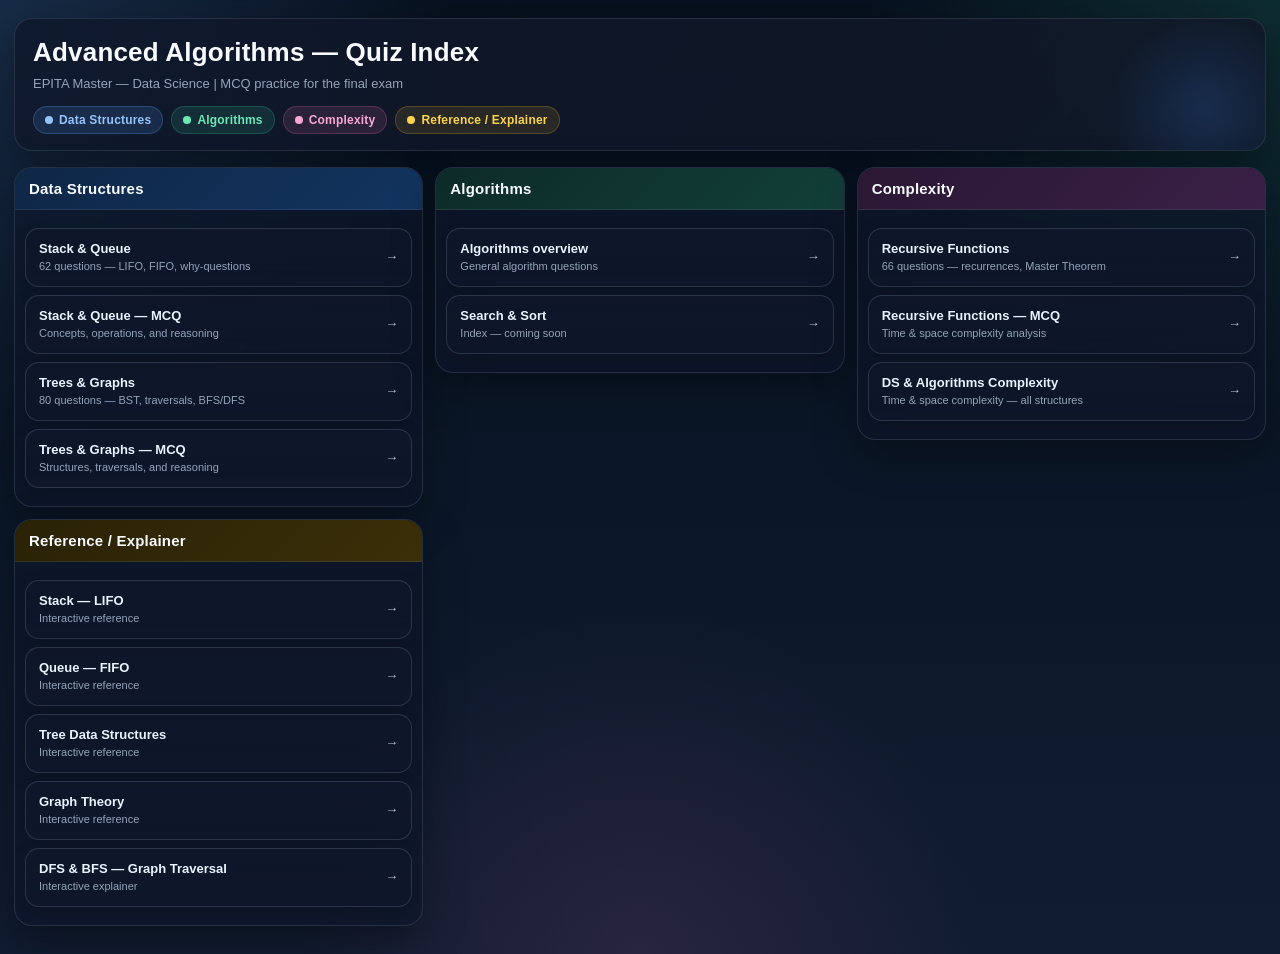
<file: index.html>
<!DOCTYPE html>
<html lang="en">
<head>
  <meta charset="UTF-8" />
  <meta name="viewport" content="width=device-width, initial-scale=1.0" />
  <title>Advanced Algorithms — Quiz Index</title>
  <style>
    :root{
      --bg1:#07111f;
      --bg2:#0b1728;
      --bg3:#111c31;

      --text:#e5eefc;
      --muted:#94a3b8;
      --border:rgba(148,163,184,.18);
      --shadow:0 14px 40px rgba(0, 0, 0, .35);

      --class1:#0f2747;
      --class2:#12345f;
      --lab1:#0d2b28;
      --lab2:#123f39;
      --misc1:#2a1834;
      --misc2:#3a1f46;

      --link:#eaf2ff;
      --link-muted:#b7c5db;

      --btn-bg:rgba(15, 23, 42, .72);
      --btn-bg-hover:rgba(30, 41, 59, .92);
      --btn-border:rgba(148,163,184,.22);
    }

    *{box-sizing:border-box}

    body{
      margin:0;
      font-family: Arial, Helvetica, sans-serif;
      background:
        radial-gradient(circle at top left, rgba(96,165,250,.18), transparent 28%),
        radial-gradient(circle at top right, rgba(52,211,153,.14), transparent 26%),
        radial-gradient(circle at bottom center, rgba(244,114,182,.10), transparent 30%),
        linear-gradient(180deg, var(--bg1) 0%, var(--bg2) 52%, var(--bg3) 100%);
      color:var(--text);
      min-height:100vh;
    }

    .container{
      max-width: 1400px;
      margin: 0 auto;
      padding: 18px 14px 28px;
    }

    .header{
      position: relative;
      overflow:hidden;
      background: linear-gradient(135deg, rgba(15, 23, 42, .82), rgba(17, 24, 39, .88));
      border:1px solid var(--border);
      border-radius: 18px;
      padding: 18px 18px 16px;
      box-shadow: var(--shadow);
      margin-bottom: 16px;
      backdrop-filter: blur(10px);
    }

    .header::after{
      content:"";
      position:absolute;
      inset:auto -40px -60px auto;
      width:200px;
      height:200px;
      border-radius:50%;
      background: radial-gradient(circle, rgba(59,130,246,.18), transparent 68%);
      pointer-events:none;
    }

    h1{
      margin:0 0 6px;
      font-size: 26px;
      line-height: 1.2;
      color:#f8fbff;
      letter-spacing: .2px;
    }

    .subtitle{
      margin:0;
      color:var(--muted);
      font-size: 13px;
      line-height: 1.5;
    }

    .legend{
      display:flex;
      gap:8px;
      flex-wrap:wrap;
      margin-top:12px;
    }

    .tag{
      display:inline-flex;
      align-items:center;
      gap:6px;
      padding:6px 11px;
      border-radius:999px;
      font-size:12px;
      font-weight:700;
      border:1px solid transparent;
      letter-spacing:.2px;
    }

    .tag::before{
      content:"";
      width:8px;
      height:8px;
      border-radius:50%;
      display:inline-block;
      background: currentColor;
    }

    .tag.class{
      background: rgba(96,165,250,.14);
      color:#93c5fd;
      border-color: rgba(96,165,250,.25);
    }
    .tag.lab{
      background: rgba(52,211,153,.12);
      color:#6ee7b7;
      border-color: rgba(52,211,153,.22);
    }
    .tag.misc{
      background: rgba(244,114,182,.12);
      color:#f9a8d4;
      border-color: rgba(244,114,182,.22);
    }
    .tag.ref{
      background: rgba(251,191,36,.11);
      color:#fcd34d;
      border-color: rgba(251,191,36,.22);
    }

    .grid{
      display:grid;
      grid-template-columns: repeat(3, minmax(0, 1fr));
      gap:12px;
      align-items:start;
    }

    .col{
      background: rgba(15, 23, 42, .72);
      border:1px solid var(--border);
      border-radius: 18px;
      box-shadow: var(--shadow);
      overflow:hidden;
      backdrop-filter: blur(10px);
    }

    .col-header{
      padding:12px 14px;
      font-size:15px;
      font-weight:800;
      color:#f8fbff;
      border-bottom:1px solid rgba(148,163,184,.15);
      letter-spacing:.2px;
    }

    .col-header.class{
      background: linear-gradient(135deg, var(--class1), var(--class2));
    }
    .col-header.lab{
      background: linear-gradient(135deg, var(--lab1), var(--lab2));
    }
    .col-header.misc{
      background: linear-gradient(135deg, var(--misc1), var(--misc2));
    }
    .col-header.ref{
      background: linear-gradient(135deg, #2a2206, #3b2f08);
    }

    .links{
      list-style:none;
      padding:10px;
      margin:0;
    }

    .links li{margin:0}

    .links a{
      display:flex;
      align-items:center;
      justify-content:space-between;
      gap:12px;
      padding:12px 13px;
      margin:8px 0;
      text-decoration:none;
      color:var(--link);
      border:1px solid var(--btn-border);
      border-radius: 14px;
      background: linear-gradient(180deg, rgba(15, 23, 42, .88), rgba(15, 23, 42, .66));
      transition: .2s ease;
      line-height:1.25;
      font-weight:700;
      font-size:13px;
      box-shadow: 0 6px 18px rgba(0,0,0,.18);
      position:relative;
      overflow:hidden;
    }

    .links a::after{
      content:"→";
      color:var(--link-muted);
      font-weight:800;
      transition:.2s ease;
      flex:0 0 auto;
    }

    .links a:hover{
      transform: translateY(-2px);
      background: var(--btn-bg-hover);
      border-color: rgba(148,163,184,.38);
      box-shadow: 0 10px 24px rgba(0,0,0,.28);
    }

    .links a:hover::after{
      color:#ffffff;
      transform: translateX(2px);
    }

    .links a:active{ transform: translateY(0); }

    .links a:focus-visible{
      outline:2px solid rgba(96,165,250,.75);
      outline-offset:2px;
    }

    .small{
      font-size:11px;
      color:var(--muted);
      font-weight:500;
      display:block;
      margin-top:3px;
    }

    @media (max-width: 1100px){
      .grid{grid-template-columns: repeat(2, minmax(0, 1fr))}
    }
    @media (max-width: 720px){
      .grid{grid-template-columns: 1fr}
      h1{font-size:22px}
    }
  </style>
</head>
<body>
  <div class="container">
    <div class="header">
      <h1>Advanced Algorithms — Quiz Index</h1>
      <p class="subtitle">EPITA Master — Data Science | MCQ practice for the final exam</p>
      <div class="legend">
        <span class="tag class">Data Structures</span>
        <span class="tag lab">Algorithms</span>
        <span class="tag misc">Complexity</span>
        <span class="tag ref">Reference / Explainer</span>
      </div>
    </div>

    <div class="grid">

      <!-- DATA STRUCTURES -->
      <div class="col">
        <div class="col-header class">Data Structures</div>
        <ul class="links">
          <li>
            <a href="stack_queue.html">
              <span>Stack &amp; Queue<span class="small">62 questions — LIFO, FIFO, why-questions</span></span>
            </a>
          </li>
          <li>
            <a href="quiz_stack_queue.html">
              <span>Stack &amp; Queue — MCQ<span class="small">Concepts, operations, and reasoning</span></span>
            </a>
          </li>
          <li>
            <a href="tree_graph.html">
              <span>Trees &amp; Graphs<span class="small">80 questions — BST, traversals, BFS/DFS</span></span>
            </a>
          </li>
          <li>
            <a href="quiz_tree_graph.html">
              <span>Trees &amp; Graphs — MCQ<span class="small">Structures, traversals, and reasoning</span></span>
            </a>
          </li>
        </ul>
      </div>

      <!-- ALGORITHMS -->
      <div class="col">
        <div class="col-header lab">Algorithms</div>
        <ul class="links">
          <li>
            <a href="algorithms.html">
              <span>Algorithms overview<span class="small">General algorithm questions</span></span>
            </a>
          </li>
          <li>
            <a href="search_sort.html">
              <span>Search &amp; Sort<span class="small">Index — coming soon</span></span>
            </a>
          </li>
        </ul>
      </div>

      <!-- COMPLEXITY -->
      <div class="col">
        <div class="col-header misc">Complexity</div>
        <ul class="links">
          <li>
            <a href="recursion_complexity.html">
              <span>Recursive Functions<span class="small">66 questions — recurrences, Master Theorem</span></span>
            </a>
          </li>
          <li>
            <a href="quiz_recursion_complexity.html">
              <span>Recursive Functions — MCQ<span class="small">Time &amp; space complexity analysis</span></span>
            </a>
          </li>
          <li>
            <a href="quiz_ds_complexity.html">
              <span>DS &amp; Algorithms Complexity<span class="small">Time &amp; space complexity — all structures</span></span>
            </a>
          </li>
        </ul>
      </div>

      <!-- REFERENCE -->
      <div class="col">
        <div class="col-header ref">Reference / Explainer</div>
        <ul class="links">
          <li>
            <a href="stack-lifo-knowledge.html">
              <span>Stack — LIFO<span class="small">Interactive reference</span></span>
            </a>
          </li>
          <li>
            <a href="queue-fifo-knowledge.html">
              <span>Queue — FIFO<span class="small">Interactive reference</span></span>
            </a>
          </li>
          <li>
            <a href="tree-data-structures-knowledge.html">
              <span>Tree Data Structures<span class="small">Interactive reference</span></span>
            </a>
          </li>
          <li>
            <a href="graph-knowledge.html">
              <span>Graph Theory<span class="small">Interactive reference</span></span>
            </a>
          </li>
          <li>
            <a href="dfs-bfs-knowledge.html">
              <span>DFS &amp; BFS — Graph Traversal<span class="small">Interactive explainer</span></span>
            </a>
          </li>
        </ul>
      </div>

    </div>
  </div>
</body>
</html>
</file>
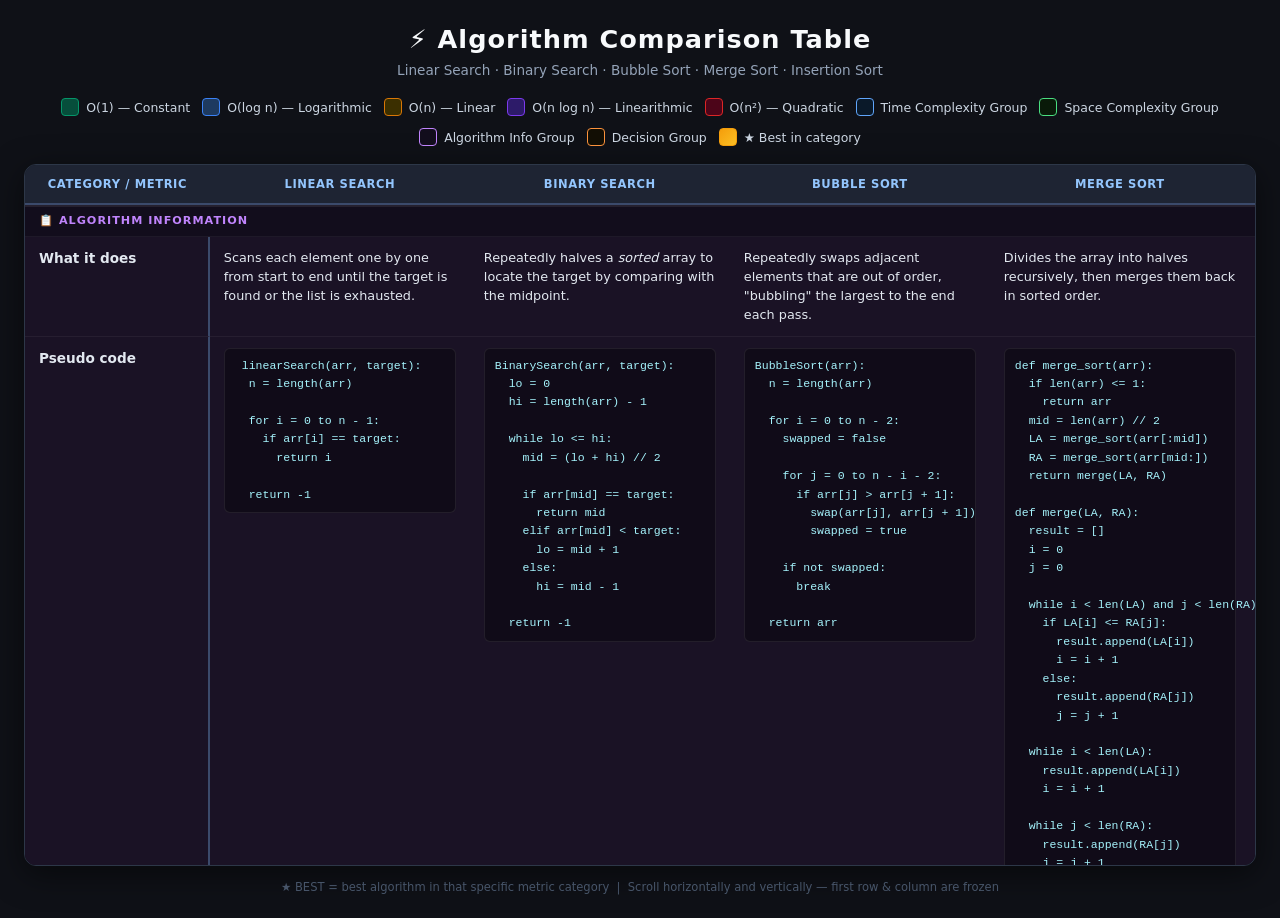
<file: algorithms.html>
<!DOCTYPE html>
<html lang="en">
<head>
<meta charset="UTF-8">
<meta name="viewport" content="width=device-width, initial-scale=1.0">
<title>Algorithm Comparison Table</title>
<style>
  * { box-sizing: border-box; margin: 0; padding: 0; }
  body {
    font-family: 'Segoe UI', system-ui, sans-serif;
    background: #0f1117;
    color: #e2e8f0;
    padding: 24px;
    min-height: 100vh;
  }
  h1 {
    text-align: center;
    font-size: 1.6rem;
    margin-bottom: 8px;
    color: #f8fafc;
    letter-spacing: 1px;
  }
  .subtitle {
    text-align: center;
    color: #94a3b8;
    font-size: 0.85rem;
    margin-bottom: 20px;
  }

  /* Legend */
  .legend {
    display: flex;
    flex-wrap: wrap;
    gap: 12px;
    justify-content: center;
    margin-bottom: 18px;
  }
  .legend-item {
    display: flex;
    align-items: center;
    gap: 7px;
    font-size: 0.78rem;
    color: #cbd5e1;
  }
  .legend-box {
    width: 18px; height: 18px;
    border-radius: 4px;
    border: 1px solid rgba(255,255,255,0.15);
  }

  /* Best badge */
  .best-badge {
    display: inline-block;
    background: linear-gradient(135deg, #f59e0b, #fbbf24);
    color: #1a1a1a;
    font-size: 0.62rem;
    font-weight: 800;
    padding: 2px 6px;
    border-radius: 10px;
    margin-left: 5px;
    vertical-align: middle;
    letter-spacing: 0.5px;
    white-space: nowrap;
  }

  /* Wrapper */
  .table-wrapper {
    overflow: auto;
    max-height: 78vh;
    border-radius: 12px;
    border: 1px solid #2d3748;
    box-shadow: 0 8px 32px rgba(0,0,0,0.5);
  }

  table {
    border-collapse: separate;
    border-spacing: 0;
    width: max-content;
    min-width: 100%;
  }

  /* ── Sticky header row ── */
  thead th {
    position: sticky;
    top: 0;
    z-index: 30;
    background: #1e2433;
    color: #93c5fd;
    font-size: 0.72rem;
    font-weight: 700;
    text-transform: uppercase;
    letter-spacing: 0.6px;
    padding: 12px 14px;
    border-bottom: 2px solid #3b4a6b;
    white-space: nowrap;
  }

  /* ── Sticky first column ── */
  td:first-child, th:first-child {
    position: sticky;
    left: 0;
    z-index: 20;
  }
  thead th:first-child {
    z-index: 40;
    background: #1e2433;
  }
  td:first-child {
    background: inherit;
    font-weight: 700;
    font-size: 0.85rem;
    white-space: nowrap;
    min-width: 160px;
    border-right: 2px solid #3b4a6b;
  }

  /* ── Group header rows ── */
  .group-header td {
    font-size: 0.7rem;
    font-weight: 800;
    text-transform: uppercase;
    letter-spacing: 1px;
    padding: 6px 14px;
    border-top: 2px solid rgba(255,255,255,0.08);
  }

  /* ── Data cells ── */
  td {
    padding: 11px 14px;
    font-size: 0.8rem;
    border-bottom: 1px solid rgba(255,255,255,0.05);
    vertical-align: top;
    line-height: 1.5;
    min-width: 160px;
    max-width: 260px;
  }

  /* ── Complexity badge ── */
  .badge {
    display: inline-block;
    font-family: 'Courier New', monospace;
    font-size: 0.82rem;
    font-weight: 700;
    padding: 3px 9px;
    border-radius: 6px;
    margin-bottom: 4px;
  }
  .badge-o1    { background:#064e3b; color:#6ee7b7; border:1px solid #059669; }
  .badge-ologn { background:#1e3a5f; color:#93c5fd; border:1px solid #3b82f6; }
  .badge-on    { background:#3b2f00; color:#fcd34d; border:1px solid #d97706; }
  .badge-onlogn{ background:#2d1b69; color:#c4b5fd; border:1px solid #7c3aed; }
  .badge-on2   { background:#4c0519; color:#fca5a5; border:1px solid #dc2626; }

  .why-text {
    font-size: 0.73rem;
    color: #94a3b8;
    margin-top: 3px;
    font-style: italic;
  }

  /* ── Color groups ── */
  /* TIME COMPLEXITY GROUP */
  .row-time-best  { background: #0d2137; }
  .row-time-worst { background: #0d2137; }
  .row-time-avg   { background: #0d2137; }
  .group-time     { background: #0a1929; color: #60a5fa; }

  /* SPACE COMPLEXITY GROUP */
  .row-space-best  { background: #0d1f0d; }
  .row-space-worst { background: #0d1f0d; }
  .row-space-avg   { background: #0d1f0d; }
  .group-space     { background: #091a09; color: #4ade80; }

  /* META GROUP (what, pseudo, use cases, etc.) */
  .row-meta  { background: #1a1225; }
  .group-meta{ background: #120d1c; color: #c084fc; }

  /* DECISION GROUP */
  .row-decision { background: #1a1208; }
  .group-decision{ background: #120e04; color: #fb923c; }

  /* Hover */
  tbody tr:hover td { filter: brightness(1.18); transition: filter 0.15s; }

  /* Pseudocode */
  .pseudo {
    font-family: 'Courier New', monospace;
    font-size: 0.72rem;
    background: rgba(0,0,0,0.35);
    border: 1px solid rgba(255,255,255,0.08);
    border-radius: 6px;
    padding: 8px 10px;
    white-space: pre;
    line-height: 1.6;
    color: #a5f3fc;
    min-width: 220px;
  }

  /* Scrollbar */
  .table-wrapper::-webkit-scrollbar { width: 8px; height: 8px; }
  .table-wrapper::-webkit-scrollbar-track { background: #1a1f2e; }
  .table-wrapper::-webkit-scrollbar-thumb { background: #3b4a6b; border-radius: 4px; }
  .table-wrapper::-webkit-scrollbar-thumb:hover { background: #4a5a8a; }

  .tag {
    display: inline-block;
    background: rgba(255,255,255,0.08);
    border: 1px solid rgba(255,255,255,0.12);
    border-radius: 4px;
    padding: 2px 7px;
    font-size: 0.72rem;
    margin: 2px 2px 2px 0;
    color: #e2e8f0;
  }

  .tradeoff { color: #fca5a5; font-size: 0.78rem; }
  .why-choose { color: #86efac; font-size: 0.78rem; }

  .col-algo { min-width: 160px; }
</style>
</head>
<body>

<h1>⚡ Algorithm Comparison Table</h1>
<p class="subtitle">Linear Search · Binary Search · Bubble Sort · Merge Sort · Insertion Sort</p>

<div class="legend">
  <div class="legend-item"><div class="legend-box" style="background:#064e3b;border-color:#059669"></div> O(1) — Constant</div>
  <div class="legend-item"><div class="legend-box" style="background:#1e3a5f;border-color:#3b82f6"></div> O(log n) — Logarithmic</div>
  <div class="legend-item"><div class="legend-box" style="background:#3b2f00;border-color:#d97706"></div> O(n) — Linear</div>
  <div class="legend-item"><div class="legend-box" style="background:#2d1b69;border-color:#7c3aed"></div> O(n log n) — Linearithmic</div>
  <div class="legend-item"><div class="legend-box" style="background:#4c0519;border-color:#dc2626"></div> O(n²) — Quadratic</div>
  <div class="legend-item"><div class="legend-box" style="background:#0a1929;border-color:#60a5fa"></div> Time Complexity Group</div>
  <div class="legend-item"><div class="legend-box" style="background:#091a09;border-color:#4ade80"></div> Space Complexity Group</div>
  <div class="legend-item"><div class="legend-box" style="background:#120d1c;border-color:#c084fc"></div> Algorithm Info Group</div>
  <div class="legend-item"><div class="legend-box" style="background:#120e04;border-color:#fb923c"></div> Decision Group</div>
  <div class="legend-item"><div class="legend-box" style="background:linear-gradient(135deg,#f59e0b,#fbbf24);border-color:#f59e0b"></div> ★ Best in category</div>
</div>

<div class="table-wrapper">
<table>
  <thead>
    <tr>
      <th class="col-algo">Category / Metric</th>
      <th>Linear Search</th>
      <th>Binary Search</th>
      <th>Bubble Sort</th>
      <th>Merge Sort</th>
      <th>Insertion Sort</th>
    </tr>
  </thead>
  <tbody>

    <!-- ══════════════════ META GROUP ══════════════════ -->
    <tr class="group-header group-meta">
      <td colspan="6">📋 Algorithm Information</td>
    </tr>

    <tr class="row-meta">
      <td>What it does</td>
      <td>Scans each element one by one from start to end until the target is found or the list is exhausted.</td>
      <td>Repeatedly halves a <em>sorted</em> array to locate the target by comparing with the midpoint.</td>
      <td>Repeatedly swaps adjacent elements that are out of order, "bubbling" the largest to the end each pass.</td>
      <td>Divides the array into halves recursively, then merges them back in sorted order.</td>
      <td>Builds a sorted portion one element at a time by inserting each new element into its correct position.</td>
    </tr>

    <tr class="row-meta">
      <td>Pseudo code</td>
     


<td>
  <div class="pseudo"> linearSearch(arr, target):
  n = length(arr)

  for i = 0 to n - 1:
    if arr[i] == target:
      return i

  return -1</div>
</td>
<td>
  <div class="pseudo">BinarySearch(arr, target):
  lo = 0
  hi = length(arr) - 1

  while lo <= hi:
    mid = (lo + hi) // 2

    if arr[mid] == target:
      return mid
    elif arr[mid] < target:
      lo = mid + 1
    else:
      hi = mid - 1

  return -1</div>
</td>

<td>
  <div class="pseudo">BubbleSort(arr):
  n = length(arr)

  for i = 0 to n - 2:
    swapped = false

    for j = 0 to n - i - 2:
      if arr[j] > arr[j + 1]:
        swap(arr[j], arr[j + 1])
        swapped = true

    if not swapped:
      break

  return arr</div>
</td>

      


<td>
  <div class="pseudo">def merge_sort(arr):
  if len(arr) <= 1:
    return arr
  mid = len(arr) // 2
  LA = merge_sort(arr[:mid])
  RA = merge_sort(arr[mid:])
  return merge(LA, RA)

def merge(LA, RA):
  result = []
  i = 0
  j = 0

  while i < len(LA) and j < len(RA):
    if LA[i] <= RA[j]:
      result.append(LA[i])
      i = i + 1
    else:
      result.append(RA[j])
      j = j + 1

  while i < len(LA):
    result.append(LA[i])
    i = i + 1

  while j < len(RA):
    result.append(RA[j])
    j = j + 1

  return result</div>
</td>



<td>
  <div class="pseudo"> insertionSort(arr):
  n = length(arr)

  for i = 1 to n - 1:
    key = arr[i]
    j = i - 1

    while j >= 0 and arr[j] > key:
      arr[j + 1] = arr[j]
      j = j - 1

    arr[j + 1] = key

  return arr</div>
</td>    </tr>

    <!-- ══════════════════ TIME COMPLEXITY GROUP ══════════════════ -->
    <tr class="group-header group-time">
      <td colspan="6">⏱️ Time Complexity</td>
    </tr>

    <!-- BEST CASE TIME -->
    <tr class="row-time-best">
      <td>Best Case Time</td>
      <td>
        <span class="badge badge-o1">O(1)</span>
        <div class="why-text">Target is the very first element — found immediately in 1 comparison.</div>
      </td>
      <td>
        <span class="badge badge-o1">O(1)</span><span class="best-badge">★ BEST</span>
        <div class="why-text">Target is exactly at the midpoint on the first check — 1 comparison.</div>
      </td>
      <td>
        <span class="badge badge-on">O(n)</span>
        <div class="why-text">Array is already sorted; with the "swapped" flag optimization, one pass confirms no swaps needed.</div>
      </td>
      <td>
        <span class="badge badge-onlogn">O(n log n)</span>
        <div class="why-text">Merge sort always divides and merges regardless of input order — no shortcut possible.</div>
      </td>
      <td>
        <span class="badge badge-on">O(n)</span>
        <div class="why-text">Array is already sorted; each element just compares once with its predecessor — no shifts needed.</div>
      </td>
    </tr>

    <!-- WORST CASE TIME -->
    <tr class="row-time-worst">
      <td>Worst Case Time</td>
      <td>
        <span class="badge badge-on">O(n)</span>
        <div class="why-text">Target is the last element or not present — must check all n elements.</div>
      </td>
      <td>
        <span class="badge badge-ologn">O(log n)</span><span class="best-badge">★ BEST</span>
        <div class="why-text">Each step halves the search space; after log₂(n) steps, only 1 element remains.</div>
      </td>
      <td>
        <span class="badge badge-on2">O(n²)</span>
        <div class="why-text">Array is reverse-sorted; every pair must be swapped — n(n-1)/2 comparisons.</div>
      </td>
      <td>
        <span class="badge badge-onlogn">O(n log n)</span><span class="best-badge">★ BEST</span>
        <div class="why-text">Always splits into log n levels; each level does O(n) work during merge — guaranteed.</div>
      </td>
      <td>
        <span class="badge badge-on2">O(n²)</span>
        <div class="why-text">Array is reverse-sorted; each new element must shift past all previous elements — n(n-1)/2 shifts.</div>
      </td>
    </tr>

    <!-- AVERAGE CASE TIME -->
    <tr class="row-time-avg">
      <td>Average Case Time</td>
      <td>
        <span class="badge badge-on">O(n)</span>
        <div class="why-text">On average, target is in the middle — still must scan ~n/2 elements, which is O(n).</div>
      </td>
      <td>
        <span class="badge badge-ologn">O(log n)</span><span class="best-badge">★ BEST</span>
        <div class="why-text">Random target position still requires ~log₂(n) halvings to locate it.</div>
      </td>
      <td>
        <span class="badge badge-on2">O(n²)</span>
        <div class="why-text">Random order still causes ~n²/4 comparisons and swaps on average.</div>
      </td>
      <td>
        <span class="badge badge-onlogn">O(n log n)</span><span class="best-badge">★ BEST</span>
        <div class="why-text">Consistent log n depth × n merge work regardless of input distribution.</div>
      </td>
      <td>
        <span class="badge badge-on2">O(n²)</span>
        <div class="why-text">Random order requires ~n²/4 comparisons and shifts on average.</div>
      </td>
    </tr>

    <!-- ══════════════════ SPACE COMPLEXITY GROUP ══════════════════ -->
    <tr class="group-header group-space">
      <td colspan="6">💾 Space Complexity</td>
    </tr>

    <!-- BEST CASE SPACE -->
    <tr class="row-space-best">
      <td>Best Case Space</td>
      <td>
        <span class="badge badge-o1">O(1)</span><span class="best-badge">★ BEST</span>
        <div class="why-text">Only needs a loop index variable — no extra memory regardless of input.</div>
      </td>
      <td>
        <span class="badge badge-o1">O(1)</span><span class="best-badge">★ BEST</span>
        <div class="why-text">Iterative version uses only lo, hi, mid pointers — constant extra space.</div>
      </td>
      <td>
        <span class="badge badge-o1">O(1)</span><span class="best-badge">★ BEST</span>
        <div class="why-text">In-place swaps; only needs a temp variable. No auxiliary array needed.</div>
      </td>
      <td>
        <span class="badge badge-on">O(n)</span>
        <div class="why-text">Even in the best case, merge requires an auxiliary array of size n to hold merged results.</div>
      </td>
      <td>
        <span class="badge badge-o1">O(1)</span><span class="best-badge">★ BEST</span>
        <div class="why-text">In-place insertion; only the key variable is needed as extra storage.</div>
      </td>
    </tr>

    <!-- WORST CASE SPACE -->
    <tr class="row-space-worst">
      <td>Worst Case Space</td>
      <td>
        <span class="badge badge-o1">O(1)</span><span class="best-badge">★ BEST</span>
        <div class="why-text">Always O(1) — no extra memory used regardless of array size.</div>
      </td>
      <td>
        <span class="badge badge-o1">O(1)</span><span class="best-badge">★ BEST</span>
        <div class="why-text">Iterative: O(1). Recursive: O(log n) call stack — but iterative is standard.</div>
      </td>
      <td>
        <span class="badge badge-o1">O(1)</span><span class="best-badge">★ BEST</span>
        <div class="why-text">In-place algorithm — only a constant number of variables used.</div>
      </td>
      <td>
        <span class="badge badge-on">O(n)</span>
        <div class="why-text">Always needs O(n) auxiliary space for the temporary arrays during merging.</div>
      </td>
      <td>
        <span class="badge badge-o1">O(1)</span><span class="best-badge">★ BEST</span>
        <div class="why-text">In-place — only one extra variable (key) regardless of input size.</div>
      </td>
    </tr>

    <!-- AVERAGE CASE SPACE -->
    <tr class="row-space-avg">
      <td>Average Case Space</td>
      <td>
        <span class="badge badge-o1">O(1)</span><span class="best-badge">★ BEST</span>
        <div class="why-text">Constant space always — just a pointer/index variable.</div>
      </td>
      <td>
        <span class="badge badge-o1">O(1)</span><span class="best-badge">★ BEST</span>
        <div class="why-text">Iterative approach is O(1); recursive adds O(log n) stack frames.</div>
      </td>
      <td>
        <span class="badge badge-o1">O(1)</span><span class="best-badge">★ BEST</span>
        <div class="why-text">In-place swapping — constant auxiliary space always.</div>
      </td>
      <td>
        <span class="badge badge-on">O(n)</span>
        <div class="why-text">Auxiliary arrays during merge always total O(n) space.</div>
      </td>
      <td>
        <span class="badge badge-o1">O(1)</span><span class="best-badge">★ BEST</span>
        <div class="why-text">In-place — no extra array needed, just one key variable.</div>
      </td>
    </tr>

    <!-- ══════════════════ DECISION GROUP ══════════════════ -->
    <tr class="group-header group-decision">
      <td colspan="6">🎯 Decision Guide</td>
    </tr>

    <tr class="row-decision">
      <td>Best Use Cases</td>
      <td>
        <span class="tag">Unsorted data</span>
        <span class="tag">Small arrays</span>
        <span class="tag">One-time search</span>
        <span class="tag">Linked lists</span>
        <span class="tag">Unknown structure</span>
      </td>
      <td>
        <span class="tag">Sorted arrays</span>
        <span class="tag">Large datasets</span>
        <span class="tag">Repeated searches</span>
        <span class="tag">Databases</span>
        <span class="tag">Dictionary lookup</span>
      </td>
      <td>
        <span class="tag">Educational purposes</span>
        <span class="tag">Very small arrays</span>
        <span class="tag">Nearly sorted data</span>
        <span class="tag">Detecting if sorted</span>
      </td>
      <td>
        <span class="tag">Large unsorted data</span>
        <span class="tag">Stable sort needed</span>
        <span class="tag">External sorting</span>
        <span class="tag">Linked lists</span>
        <span class="tag">Guaranteed performance</span>
      </td>
      <td>
        <span class="tag">Nearly sorted data</span>
        <span class="tag">Small arrays</span>
        <span class="tag">Online sorting</span>
        <span class="tag">Real-time insertion</span>
        <span class="tag">Low memory</span>
      </td>
    </tr>

    <tr class="row-decision">
      <td>Why Choose It</td>
      <td class="why-choose">Simple to implement, works on any data structure, no preprocessing required. The only option when data is unsorted and you search only once.</td>
      <td class="why-choose">Extremely fast for large sorted arrays. O(log n) means searching 1 billion items takes only ~30 comparisons. Best search algorithm for sorted data.</td>
      <td class="why-choose">Easiest sorting algorithm to understand and implement. Useful for teaching. With optimization, can detect already-sorted arrays in O(n).</td>
      <td class="why-choose">Guaranteed O(n log n) in all cases — no bad inputs. Stable sort preserves equal element order. Best choice when predictability matters.</td>
      <td class="why-choose">Excellent for nearly-sorted data and small arrays. Low overhead, in-place, stable. Often faster than Merge Sort in practice for small n.</td>
    </tr>

    <tr class="row-decision">
      <td>Main Trade-off</td>
      <td class="tradeoff">⚠️ Slow on large datasets (O(n) per search). If you search repeatedly, sorting first + Binary Search is far better.</td>
      <td class="tradeoff">⚠️ Requires data to be <strong>sorted first</strong>. Sorting cost must be amortized over many searches to justify it. Not for linked lists.</td>
      <td class="tradeoff">⚠️ O(n²) time makes it impractical for large datasets. Never use in production for n &gt; 1000.</td>
      <td class="tradeoff">⚠️ Requires O(n) extra memory. Not in-place. Slower than Insertion Sort for small arrays due to recursion overhead.</td>
      <td class="tradeoff">⚠️ O(n²) worst case on reverse-sorted data. Degrades badly on large, random datasets. Not suitable for large n.</td>
    </tr>

  </tbody>
</table>
</div>

<p style="text-align:center;color:#475569;font-size:0.72rem;margin-top:14px;">
  ★ BEST = best algorithm in that specific metric category &nbsp;|&nbsp; Scroll horizontally and vertically — first row &amp; column are frozen
</p>

</body>
</html>
</file>
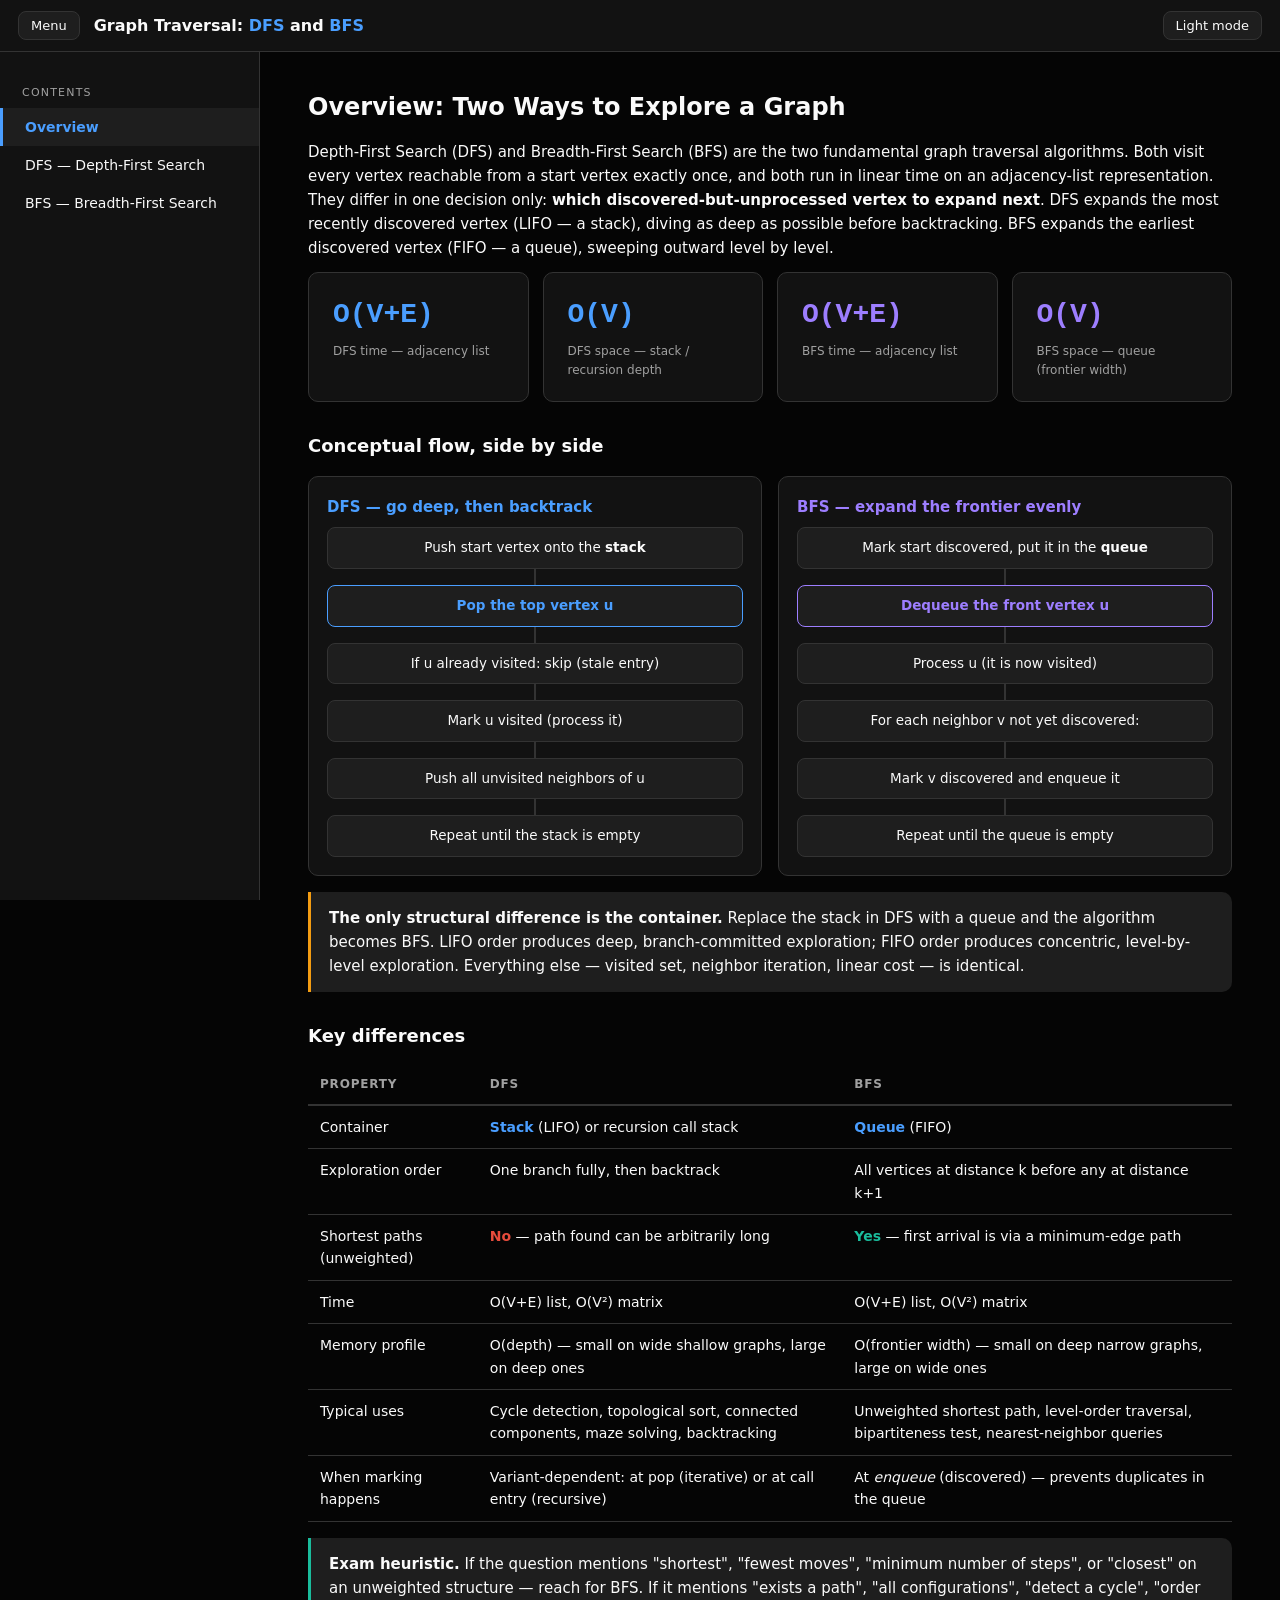
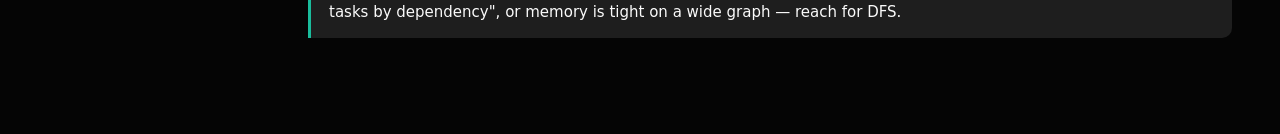
<file: dfs-bfs-knowledge.html>
<!DOCTYPE html>
<html lang="en" data-theme="dark">
<head>
<meta charset="UTF-8">
<meta name="viewport" content="width=device-width, initial-scale=1.0">
<title>DFS and BFS — Graph Traversal Explainer</title>
<style>
:root{
  --font-sans:'Segoe UI',system-ui,-apple-system,sans-serif;
  --font-mono:'Cascadia Code','Fira Code',monospace;
  --radius:10px; --sidebar-w:260px; --transition:0.25s ease;
}
[data-theme="dark"]{
  --bg:#050505; --bg2:#121212; --bg3:#1e1e1e; --border:#333333;
  --text:#fafafa; --text-muted:#a0a0a0; --accent:#4a9eff; --accent2:#9d7eff;
  --green:#1abc9c; --amber:#f39c12; --red:#e74c3c;
  --tab-active-bg:#4a9eff; --tab-active-text:#050505; --chart-grid:rgba(255,255,255,0.04);
}
[data-theme="light"]{
  --bg:#f0f2f8; --bg2:#ffffff; --bg3:#e8ecf4; --border:#d0d5e8;
  --text:#0d1117; --text-muted:#4b5563; --accent:#4361ee; --accent2:#7c3aed;
  --green:#059669; --amber:#d97706; --red:#dc2626;
  --tab-active-bg:#4361ee; --tab-active-text:#fff; --chart-grid:rgba(0,0,0,0.08);
}
*{box-sizing:border-box;margin:0;padding:0}
html,body{background:var(--bg);color:var(--text);font-family:var(--font-sans);font-size:15px;line-height:1.6}
#topbar{position:fixed;top:0;left:0;right:0;height:52px;background:var(--bg2);border-bottom:1px solid var(--border);display:flex;align-items:center;gap:14px;padding:0 18px;z-index:30}
#topbar h1{font-size:16px;font-weight:600}
#topbar h1 span{color:var(--accent)}
#toggle-sidebar-btn,#theme-btn{background:var(--bg3);border:1px solid var(--border);color:var(--text);border-radius:8px;padding:6px 12px;cursor:pointer;font-size:13px;font-family:var(--font-sans)}
#toggle-sidebar-btn:hover,#theme-btn:hover{border-color:var(--accent)}
#theme-btn{margin-left:auto}
#sidebar{position:fixed;left:0;top:52px;bottom:0;width:var(--sidebar-w);background:var(--bg2);border-right:1px solid var(--border);padding:18px 0;overflow-y:auto;transition:transform var(--transition);z-index:20}
#sidebar.hidden{transform:translateX(-260px)}
.sidebar-label{font-size:11px;letter-spacing:1.2px;text-transform:uppercase;color:var(--text-muted);padding:14px 22px 6px}
.nav-link{display:block;padding:8px 22px;color:var(--text);text-decoration:none;font-size:14px;cursor:pointer;border-left:3px solid transparent}
.nav-link:hover{background:var(--bg3)}
.nav-link.active{border-left-color:var(--accent);color:var(--accent);font-weight:600;background:var(--bg3)}
#main{margin-left:var(--sidebar-w);margin-top:52px;padding:36px 48px 80px;transition:margin var(--transition);max-width:calc(var(--sidebar-w) + 900px)}
#main.expanded{margin-left:0}
.page{display:none}
.page.active{display:block;animation:fadein .3s ease}
@keyframes fadein{from{opacity:0;transform:translateY(8px)}to{opacity:1;transform:translateY(0)}}
h2{font-size:24px;margin-bottom:14px}
h3{font-size:18px;margin:30px 0 10px}
h4{font-size:15px;margin:18px 0 8px}
p{margin-bottom:12px}
p.muted{color:var(--text-muted)}
.card{background:var(--bg2);border:1px solid var(--border);border-radius:var(--radius);padding:20px 24px;margin-bottom:18px}
.card-row{display:flex;gap:14px;flex-wrap:wrap;margin-bottom:18px}
.card-row .card{flex:1;min-width:180px;margin-bottom:0}
.stat-val{font-size:28px;font-weight:700;color:var(--accent);font-family:var(--font-mono)}
.stat-val.alt{color:var(--accent2)}
.stat-label{font-size:12px;color:var(--text-muted);margin-top:4px}
.callout{border-left:3px solid var(--accent);background:var(--bg3);border-radius:0 var(--radius) var(--radius) 0;padding:14px 18px;margin:16px 0}
.callout.green{border-left-color:var(--green)}
.callout.amber{border-left-color:var(--amber)}
.callout.red{border-left-color:var(--red)}
.compare-table{width:100%;border-collapse:collapse;margin:14px 0;font-size:14px}
.compare-table th{text-align:left;padding:10px 12px;border-bottom:2px solid var(--border);color:var(--text-muted);font-size:12px;text-transform:uppercase;letter-spacing:.8px}
.compare-table td{padding:10px 12px;border-bottom:1px solid var(--border);vertical-align:top}
.compare-table tr:hover td{background:var(--bg3)}
.compare-table code, p code, li code, .callout code{font-family:var(--font-mono);font-size:13px;background:var(--bg3);border:1px solid var(--border);border-radius:5px;padding:1px 6px}
.badge-green{color:var(--green);font-weight:600}
.badge-amber{color:var(--amber);font-weight:600}
.badge-red{color:var(--red);font-weight:600}
.badge-accent{color:var(--accent);font-weight:600}
pre.code{background:var(--bg2);border:1px solid var(--border);border-radius:var(--radius);padding:18px 20px;overflow-x:auto;font-family:var(--font-mono);font-size:13.5px;line-height:1.75;margin:14px 0}
pre.code .ln{color:var(--text-muted);display:inline-block;width:26px;user-select:none}
pre.code .kw{color:var(--accent);font-weight:600}
pre.code .cm{color:var(--text-muted);font-style:italic}
pre.code .fn{color:var(--accent2)}
.flow-cols{display:grid;grid-template-columns:1fr 1fr;gap:16px;margin:16px 0}
@media(max-width:700px){.flow-cols{grid-template-columns:1fr}}
.flow-col{background:var(--bg2);border:1px solid var(--border);border-radius:var(--radius);padding:18px}
.flow-col h4{margin-top:0;color:var(--accent)}
.flow-col.alt h4{color:var(--accent2)}
.flow-box{background:var(--bg3);border:1px solid var(--border);border-radius:8px;padding:9px 13px;font-size:13.5px;text-align:center}
.flow-link{width:2px;height:16px;background:var(--border);margin:0 auto}
.flow-box.hl{border-color:var(--accent);color:var(--accent);font-weight:600}
.flow-col.alt .flow-box.hl{border-color:var(--accent2);color:var(--accent2)}
.trace-host{background:var(--bg2);border:1px solid var(--border);border-radius:var(--radius);padding:18px 20px;margin:14px 0 28px}
.trace-host svg{width:100%;height:auto;display:block;margin:10px 0}
.legend{display:flex;gap:18px;flex-wrap:wrap;font-size:12.5px;color:var(--text-muted);margin-bottom:4px}
.legend span{display:flex;align-items:center;gap:6px}
.sw{display:inline-block;width:13px;height:13px;border-radius:50%;border:2px solid transparent}
.sw-cur{background:var(--accent)}
.sw-pend{background:var(--amber)}
.sw-vis{background:var(--green)}
.sw-idle{background:var(--bg3);border-color:var(--border)}
.tedge{stroke:var(--border);stroke-width:2}
.arrowhead{fill:var(--text-muted)}
.tnode circle{fill:var(--bg3);stroke:var(--border);stroke-width:2;transition:fill .2s,stroke .2s}
.tnode text{fill:var(--text);font-size:13px;font-weight:600;font-family:var(--font-mono)}
.tnode.cur circle{fill:var(--accent);stroke:var(--accent)}
.tnode.pend circle{fill:var(--amber);stroke:var(--amber)}
.tnode.vis circle{fill:var(--green);stroke:var(--green)}
.tnode.cur text,.tnode.pend text,.tnode.vis text{fill:#fff}
.trace-controls{display:flex;align-items:center;gap:12px;margin:10px 0}
.tbtn{background:var(--accent);color:#fff;border:none;border-radius:8px;padding:7px 18px;cursor:pointer;font-size:14px;font-weight:600;font-family:var(--font-sans)}
.tbtn:disabled{opacity:.35;cursor:default}
.tbtn.ghost{background:var(--bg3);color:var(--text);border:1px solid var(--border)}
.step-ind{font-family:var(--font-mono);font-size:13px;color:var(--text-muted);min-width:110px;text-align:center}
.struct-row{display:flex;align-items:flex-start;gap:10px;margin:6px 0;flex-wrap:wrap}
.struct-label{font-size:12px;color:var(--text-muted);text-transform:uppercase;letter-spacing:.8px;padding-top:5px;min-width:150px}
.chips{flex:1}
.chip{display:inline-block;padding:2px 9px;border-radius:6px;background:var(--bg3);border:1px solid var(--border);font-family:var(--font-mono);font-size:12px;margin:2px}
.chip.top{border-color:var(--accent);color:var(--accent);font-weight:700}
.chip.vo{border-color:var(--green);color:var(--green)}
.chip.empty{border-style:dashed;color:var(--text-muted)}
.trace-note{border-left:3px solid var(--accent);background:var(--bg3);border-radius:0 8px 8px 0;padding:10px 14px;margin-top:10px;font-size:14px;min-height:44px}
.progress-bar{height:7px;background:var(--bg3);border-radius:4px;overflow:hidden;margin:6px 0 14px}
.progress-fill{height:100%;background:linear-gradient(90deg,var(--accent),var(--accent2));border-radius:4px;transition:width .3s}
@media(max-width:700px){
  #sidebar{transform:translateX(-260px)}
  #sidebar.visible{transform:translateX(0)}
  #main{margin-left:0;padding:24px 18px 60px}
}
</style>
</head>
<body>

<div id="topbar">
  <button id="toggle-sidebar-btn" onclick="toggleSidebar()">Menu</button>
  <h1>Graph Traversal: <span>DFS</span> and <span>BFS</span></h1>
  <button id="theme-btn" onclick="toggleTheme()">Light mode</button>
</div>

<nav id="sidebar">
  <div class="sidebar-label">Contents</div>
  <a class="nav-link active" data-page="overview" onclick="showPage('overview')">Overview</a>
  <a class="nav-link" data-page="dfs" onclick="showPage('dfs')">DFS — Depth-First Search</a>
  <a class="nav-link" data-page="bfs" onclick="showPage('bfs')">BFS — Breadth-First Search</a>
</nav>

<main id="main">

<!-- ============ PAGE 1: OVERVIEW ============ -->
<div class="page active" id="page-overview">
  <h2>Overview: Two Ways to Explore a Graph</h2>
  <p>Depth-First Search (DFS) and Breadth-First Search (BFS) are the two fundamental graph traversal algorithms. Both visit every vertex reachable from a start vertex exactly once, and both run in linear time on an adjacency-list representation. They differ in one decision only: <strong>which discovered-but-unprocessed vertex to expand next</strong>. DFS expands the most recently discovered vertex (LIFO — a stack), diving as deep as possible before backtracking. BFS expands the earliest discovered vertex (FIFO — a queue), sweeping outward level by level.</p>

  <div class="card-row">
    <div class="card"><div class="stat-val">O(V+E)</div><div class="stat-label">DFS time — adjacency list</div></div>
    <div class="card"><div class="stat-val">O(V)</div><div class="stat-label">DFS space — stack / recursion depth</div></div>
    <div class="card"><div class="stat-val alt">O(V+E)</div><div class="stat-label">BFS time — adjacency list</div></div>
    <div class="card"><div class="stat-val alt">O(V)</div><div class="stat-label">BFS space — queue (frontier width)</div></div>
  </div>

  <h3>Conceptual flow, side by side</h3>
  <div class="flow-cols">
    <div class="flow-col">
      <h4>DFS — go deep, then backtrack</h4>
      <div class="flow-box">Push start vertex onto the <strong>stack</strong></div>
      <div class="flow-link"></div>
      <div class="flow-box hl">Pop the top vertex u</div>
      <div class="flow-link"></div>
      <div class="flow-box">If u already visited: skip (stale entry)</div>
      <div class="flow-link"></div>
      <div class="flow-box">Mark u visited (process it)</div>
      <div class="flow-link"></div>
      <div class="flow-box">Push all unvisited neighbors of u</div>
      <div class="flow-link"></div>
      <div class="flow-box">Repeat until the stack is empty</div>
    </div>
    <div class="flow-col alt">
      <h4>BFS — expand the frontier evenly</h4>
      <div class="flow-box">Mark start discovered, put it in the <strong>queue</strong></div>
      <div class="flow-link"></div>
      <div class="flow-box hl">Dequeue the front vertex u</div>
      <div class="flow-link"></div>
      <div class="flow-box">Process u (it is now visited)</div>
      <div class="flow-link"></div>
      <div class="flow-box">For each neighbor v not yet discovered:</div>
      <div class="flow-link"></div>
      <div class="flow-box">Mark v discovered and enqueue it</div>
      <div class="flow-link"></div>
      <div class="flow-box">Repeat until the queue is empty</div>
    </div>
  </div>

  <div class="callout amber">
    <strong>The only structural difference is the container.</strong> Replace the stack in DFS with a queue and the algorithm becomes BFS. LIFO order produces deep, branch-committed exploration; FIFO order produces concentric, level-by-level exploration. Everything else — visited set, neighbor iteration, linear cost — is identical.
  </div>

  <h3>Key differences</h3>
  <table class="compare-table">
    <tr><th>Property</th><th>DFS</th><th>BFS</th></tr>
    <tr><td>Container</td><td><span class="badge-accent">Stack</span> (LIFO) or recursion call stack</td><td><span class="badge-accent">Queue</span> (FIFO)</td></tr>
    <tr><td>Exploration order</td><td>One branch fully, then backtrack</td><td>All vertices at distance k before any at distance k+1</td></tr>
    <tr><td>Shortest paths (unweighted)</td><td><span class="badge-red">No</span> — path found can be arbitrarily long</td><td><span class="badge-green">Yes</span> — first arrival is via a minimum-edge path</td></tr>
    <tr><td>Time</td><td>O(V+E) list, O(V&sup2;) matrix</td><td>O(V+E) list, O(V&sup2;) matrix</td></tr>
    <tr><td>Memory profile</td><td>O(depth) — small on wide shallow graphs, large on deep ones</td><td>O(frontier width) — small on deep narrow graphs, large on wide ones</td></tr>
    <tr><td>Typical uses</td><td>Cycle detection, topological sort, connected components, maze solving, backtracking</td><td>Unweighted shortest path, level-order traversal, bipartiteness test, nearest-neighbor queries</td></tr>
    <tr><td>When marking happens</td><td>Variant-dependent: at pop (iterative) or at call entry (recursive)</td><td>At <em>enqueue</em> (discovered) — prevents duplicates in the queue</td></tr>
  </table>

  <div class="callout green">
    <strong>Exam heuristic.</strong> If the question mentions "shortest", "fewest moves", "minimum number of steps", or "closest" on an unweighted structure — reach for BFS. If it mentions "exists a path", "all configurations", "detect a cycle", "order tasks by dependency", or memory is tight on a wide graph — reach for DFS.
  </div>
</div>

<!-- ============ PAGE 2: DFS ============ -->
<div class="page" id="page-dfs">
  <h2>DFS — Depth-First Search</h2>
  <p>DFS commits to one neighbor, then one of <em>its</em> neighbors, and so on, until it hits a vertex with no unvisited neighbors (a dead end). It then <strong>backtracks</strong> to the most recent vertex that still has unexplored options. The LIFO stack implements this automatically: the most recently pushed vertex is the next one expanded.</p>

  <h3>Iterative pseudocode (explicit stack)</h3>
  <pre class="code"><span class="ln">1</span><span class="fn">DFS-Iterative</span>(G, s):
<span class="ln">2</span>    stack &#8592; empty stack;  <span class="kw">push</span>(stack, s)
<span class="ln">3</span>    visited &#8592; &empty;
<span class="ln">4</span>    <span class="kw">while</span> stack is not empty:
<span class="ln">5</span>        u &#8592; <span class="kw">pop</span>(stack)
<span class="ln">6</span>        <span class="kw">if</span> u &isin; visited: <span class="kw">continue</span>      <span class="cm">// stale entry — skip</span>
<span class="ln">7</span>        add u to visited                 <span class="cm">// u is processed HERE</span>
<span class="ln">8</span>        <span class="kw">for each</span> v <span class="kw">in</span> Adj[u], <span class="kw">in reverse order</span>:
<span class="ln">9</span>            <span class="kw">if</span> v &notin; visited:
<span class="ln">10</span>                <span class="kw">push</span>(stack, v)</pre>

  <h4>Line-by-line annotation</h4>
  <table class="compare-table">
    <tr><th>Line</th><th>What it does</th><th>Cost contribution</th></tr>
    <tr><td>2–3</td><td>Initialize: start vertex on the stack, empty visited set</td><td>O(1)</td></tr>
    <tr><td>4–5</td><td>Loop until no pending vertices remain; pop the most recent</td><td>Each push is popped once</td></tr>
    <tr><td>6</td><td>A vertex can be pushed several times (reached from several neighbors); only the first pop processes it — later pops are <em>stale</em> and skipped</td><td>O(1) per pop</td></tr>
    <tr><td>7</td><td>Marking at pop time defines the visit order</td><td>O(1), executed exactly V times</td></tr>
    <tr><td>8–10</td><td>Scan the adjacency list of u; reverse push order makes pops follow natural (e.g. alphabetical) order. Across the whole run every edge is scanned at most twice (undirected) or once (directed)</td><td>&Sigma; deg(u) = O(E)</td></tr>
  </table>

  <h3>Recursive pseudocode</h3>
  <pre class="code"><span class="ln">1</span><span class="fn">DFS-Recursive</span>(G, u, visited):
<span class="ln">2</span>    add u to visited                 <span class="cm">// u processed at call entry</span>
<span class="ln">3</span>    <span class="kw">for each</span> v <span class="kw">in</span> Adj[u]:
<span class="ln">4</span>        <span class="kw">if</span> v &notin; visited:
<span class="ln">5</span>            <span class="fn">DFS-Recursive</span>(G, v, visited)</pre>
  <p class="muted">The recursive version uses the language call stack instead of an explicit one. It is shorter and never holds duplicates, but recursion depth can reach V — on large or path-shaped graphs this risks stack overflow, which is why the iterative form is preferred in production. Both produce a depth-first order; they may differ slightly in tie-breaking depending on push order.</p>

  <h3>Time and space complexity</h3>
  <table class="compare-table">
    <tr><th>Aspect</th><th>Adjacency list</th><th>Adjacency matrix</th><th>Why</th></tr>
    <tr><td>Time</td><td><span class="badge-green">O(V + E)</span></td><td><span class="badge-amber">O(V&sup2;)</span></td><td>Each vertex processed once (O(V)); neighbor scan totals all degrees (O(E) list) or a full row of V entries per vertex (matrix)</td></tr>
    <tr><td>Space — recursive</td><td colspan="2"><span class="badge-green">O(V)</span> worst case (recursion depth = longest path; O(h) on a tree of height h)</td><td>Deepest chain of nested calls</td></tr>
    <tr><td>Space — iterative (this variant)</td><td colspan="2"><span class="badge-amber">O(V + E)</span> worst case stack size</td><td>A vertex may sit in the stack once per incoming edge before its first pop</td></tr>
    <tr><td>Visited set</td><td colspan="2">O(V)</td><td>One flag per vertex</td></tr>
  </table>
  <div class="callout">
    <strong>Best vs worst case.</strong> Traversal always touches every reachable vertex, so time is &Theta;(V+E) regardless of input shape — there is no "lucky" early exit unless searching for a specific target found early. Space is what varies: a path graph drives recursive DFS to depth V (worst), while a star graph keeps depth at 2 (best).
  </div>

  <h3>How the walk proceeds — 3 interactive traces</h3>
  <p>Use <strong>Next</strong> / <strong>Prev</strong> to step through. At every step the note explains the pop, the marking, and the pushes. Watch how DFS dives along one branch and how stale stack entries (a node pushed twice via different neighbors) get skipped — that skip <em>is</em> the backtracking in action.</p>

  <h4>Trace 1 — General undirected graph (16 nodes)</h4>
  <p class="muted">Neighbors are explored alphabetically. Several nodes are reachable by more than one route, so duplicate stack entries and skip-steps occur.</p>
  <div class="trace-host" id="trace-dfs-ug" data-graph="ug" data-mode="dfs"></div>

  <h4>Trace 2 — Complete binary tree (15 nodes)</h4>
  <p class="muted">On a tree, DFS from the root with children pushed right-then-left yields exactly the <strong>preorder traversal</strong>: root, entire left subtree, entire right subtree.</p>
  <div class="trace-host" id="trace-dfs-bt" data-graph="bt" data-mode="dfs"></div>

  <h4>Trace 3 — Directed acyclic graph (15 nodes)</h4>
  <p class="muted">Edges are one-way (arrowheads). DFS follows out-edges only. Nodes with several in-edges (diamond shapes) are pushed multiple times but visited once — DFS on DAGs is the engine behind topological sorting.</p>
  <div class="trace-host" id="trace-dfs-dag" data-graph="dag" data-mode="dfs"></div>
</div>

<!-- ============ PAGE 3: BFS ============ -->
<div class="page" id="page-bfs">
  <h2>BFS — Breadth-First Search</h2>
  <p>BFS explores in concentric rings: first the start vertex (distance 0), then everything one edge away, then two edges away, and so on. The FIFO queue guarantees that no vertex at distance k+1 is processed before all vertices at distance k — which is precisely why BFS computes shortest paths in unweighted graphs.</p>

  <h3>Pseudocode (queue)</h3>
  <pre class="code"><span class="ln">1</span><span class="fn">BFS</span>(G, s):
<span class="ln">2</span>    queue &#8592; empty queue
<span class="ln">3</span>    mark s as <span class="kw">discovered</span>;  <span class="kw">enqueue</span>(queue, s)
<span class="ln">4</span>    <span class="kw">while</span> queue is not empty:
<span class="ln">5</span>        u &#8592; <span class="kw">dequeue</span>(queue)
<span class="ln">6</span>        process u                        <span class="cm">// u is visited HERE</span>
<span class="ln">7</span>        <span class="kw">for each</span> v <span class="kw">in</span> Adj[u]:
<span class="ln">8</span>            <span class="kw">if</span> v is not discovered:
<span class="ln">9</span>                mark v <span class="kw">discovered</span>;  <span class="kw">enqueue</span>(queue, v)</pre>

  <h4>Line-by-line annotation</h4>
  <table class="compare-table">
    <tr><th>Line</th><th>What it does</th><th>Cost contribution</th></tr>
    <tr><td>2–3</td><td>Initialize; the start vertex is the entire distance-0 level</td><td>O(1)</td></tr>
    <tr><td>4–5</td><td>Dequeue the <em>oldest</em> discovered vertex — FIFO enforces level order</td><td>Each vertex enqueued once, dequeued once: O(V)</td></tr>
    <tr><td>6</td><td>Processing point; record distance/parent here for shortest-path reconstruction</td><td>O(1) per vertex</td></tr>
    <tr><td>7–9</td><td>Marking at <em>enqueue</em> time (not dequeue) guarantees each vertex enters the queue at most once — no stale entries, unlike the iterative-DFS variant</td><td>&Sigma; deg(u) = O(E)</td></tr>
  </table>

  <div class="callout green">
    <strong>Shortest-path property.</strong> When v is first discovered from u (line 8–9), dist(v) = dist(u) + 1, and this is provably the minimum number of edges from s to v. Store <code>parent[v] = u</code> at that moment and walk parents backward to reconstruct the path.
  </div>

  <h3>Time and space complexity</h3>
  <table class="compare-table">
    <tr><th>Aspect</th><th>Adjacency list</th><th>Adjacency matrix</th><th>Why</th></tr>
    <tr><td>Time</td><td><span class="badge-green">O(V + E)</span></td><td><span class="badge-amber">O(V&sup2;)</span></td><td>One enqueue/dequeue per vertex; each adjacency list scanned once</td></tr>
    <tr><td>Space — queue</td><td colspan="2"><span class="badge-green">O(V)</span> worst case</td><td>Bounded by the widest level (frontier); a star graph puts V−1 vertices in the queue at once</td></tr>
    <tr><td>Discovered set</td><td colspan="2">O(V)</td><td>One flag per vertex</td></tr>
  </table>
  <div class="callout">
    <strong>Best vs worst case.</strong> Like DFS, full BFS is &Theta;(V+E) — every reachable vertex and edge is examined. The shape-dependent quantity is queue memory: deep narrow graphs (paths) keep the frontier at size 1 (best); wide shallow graphs (stars, dense levels) inflate it toward V (worst). Note this is the mirror image of DFS's memory behavior.
  </div>

  <h3>How the walk proceeds — 3 interactive traces</h3>
  <p>Same three graphs as the DFS page, so the two orders can be compared directly. Watch the amber frontier expand as a ring: every node at the current distance is dequeued before any node one step further.</p>

  <h4>Trace 1 — General undirected graph (16 nodes)</h4>
  <p class="muted">A is distance 0; B, C, D are distance 1; E–I distance 2; J–N distance 3; O, P distance 4. The visit order groups exactly by these levels.</p>
  <div class="trace-host" id="trace-bfs-ug" data-graph="ug" data-mode="bfs"></div>

  <h4>Trace 2 — Complete binary tree (15 nodes)</h4>
  <p class="muted">BFS on a tree from the root is precisely <strong>level-order traversal</strong>: 1, then 2 3, then 4 5 6 7, then the leaves 8–15.</p>
  <div class="trace-host" id="trace-bfs-bt" data-graph="bt" data-mode="bfs"></div>

  <h4>Trace 3 — Directed acyclic graph (15 nodes)</h4>
  <p class="muted">Following out-edges only, BFS discovers each diamond-join node the first time any in-edge reaches it; the discovered-check stops later in-edges from re-enqueueing it.</p>
  <div class="trace-host" id="trace-bfs-dag" data-graph="dag" data-mode="bfs"></div>
</div>

</main>

<script>
/* ---------- layout / theme ---------- */
function toggleTheme(){
  var html=document.documentElement;
  var dark=html.getAttribute('data-theme')==='dark';
  html.setAttribute('data-theme',dark?'light':'dark');
  document.getElementById('theme-btn').textContent=dark?'Dark mode':'Light mode';
  renderCharts();
}
function toggleSidebar(){
  var sb=document.getElementById('sidebar');
  if(window.innerWidth<=700){ sb.classList.toggle('visible'); }
  else{ sb.classList.toggle('hidden'); document.getElementById('main').classList.toggle('expanded'); }
}
function showPage(id){
  document.querySelectorAll('.page').forEach(function(p){p.classList.remove('active');});
  document.getElementById('page-'+id).classList.add('active');
  document.querySelectorAll('.nav-link').forEach(function(l){l.classList.toggle('active',l.dataset.page===id);});
  if(window.innerWidth<=700) document.getElementById('sidebar').classList.remove('visible');
  window.scrollTo(0,0);
}
function switchTab(group,panel){
  document.querySelectorAll('[data-tabgroup="'+group+'"]').forEach(function(b){b.classList.toggle('active',b.dataset.tabpanel===panel);});
  document.querySelectorAll('[data-panelgroup="'+group+'"]').forEach(function(p){p.classList.toggle('active',p.id===panel);});
}
function renderCharts(){ /* SVG traces read CSS variables directly; nothing to redraw */ }

/* ---------- graph definitions ---------- */
var GRAPHS={
  ug:{ vb:[720,440], directed:false, start:'A', sort:'alpha',
    pos:{A:[60,220],B:[180,80],C:[180,220],D:[180,360],E:[320,40],F:[320,130],G:[320,220],H:[320,310],I:[320,400],J:[470,40],K:[470,130],L:[470,220],M:[470,310],N:[470,400],O:[620,130],P:[620,310]},
    edges:[['A','B'],['A','C'],['A','D'],['B','E'],['B','F'],['C','G'],['D','H'],['D','I'],['E','J'],['F','G'],['F','K'],['G','L'],['H','L'],['H','M'],['I','N'],['J','O'],['K','O'],['L','P'],['M','P'],['N','P']] },
  bt:{ vb:[720,330], directed:false, start:'1', sort:'num',
    pos:{'1':[360,40],'2':[180,120],'3':[540,120],'4':[90,200],'5':[270,200],'6':[450,200],'7':[630,200],'8':[45,290],'9':[135,290],'10':[225,290],'11':[315,290],'12':[405,290],'13':[495,290],'14':[585,290],'15':[675,290]},
    edges:[['1','2'],['1','3'],['2','4'],['2','5'],['3','6'],['3','7'],['4','8'],['4','9'],['5','10'],['5','11'],['6','12'],['6','13'],['7','14'],['7','15']] },
  dag:{ vb:[720,440], directed:true, start:'S', sort:'alpha',
    pos:{S:[60,210],A:[190,90],B:[190,210],C:[190,330],D:[330,40],E:[330,150],F:[330,260],G:[330,380],H:[470,90],I:[470,200],J:[470,300],K:[470,395],L:[590,150],M:[590,310],T:[690,230]},
    edges:[['S','A'],['S','B'],['S','C'],['A','D'],['A','E'],['B','E'],['B','F'],['C','F'],['C','G'],['D','H'],['E','H'],['E','I'],['F','I'],['F','J'],['G','J'],['G','K'],['H','L'],['I','L'],['I','M'],['J','M'],['K','M'],['L','T'],['M','T']] }
};

function adjacency(g){
  var adj={};
  Object.keys(g.pos).forEach(function(n){adj[n]=[];});
  g.edges.forEach(function(e){ adj[e[0]].push(e[1]); if(!g.directed) adj[e[1]].push(e[0]); });
  var cmp = g.sort==='num' ? function(a,b){return a-b;} : undefined;
  Object.keys(adj).forEach(function(n){adj[n].sort(cmp);});
  return adj;
}

/* ---------- simulation: record every step ---------- */
function simulate(mode,g){
  var adj=adjacency(g), steps=[], order=[], isVis={};
  if(mode==='dfs'){
    var st=[g.start];
    steps.push({cur:null, ds:st.slice(), vis:[], note:'Initialize: visited = {} and push start node '+g.start+' onto the stack.'});
    while(st.length){
      var u=st.pop();
      if(isVis[u]){
        steps.push({cur:null, ds:st.slice(), vis:order.slice(), note:'Pop '+u+' — already visited (stale duplicate entry). Skip it and pop again. This skip is the backtracking mechanism.'});
        continue;
      }
      isVis[u]=true; order.push(u);
      var ns=adj[u].filter(function(v){return !isVis[v];});
      for(var i=ns.length-1;i>=0;i--) st.push(ns[i]);
      var note;
      if(ns.length) note='Pop '+u+' and mark it visited. Push its unvisited neighbors in reverse order: '+ns.slice().reverse().join(', ')+'. Top of stack is now '+st[st.length-1]+' — DFS dives there next.';
      else note='Pop '+u+' and mark it visited. No unvisited neighbors: dead end. The next pop backtracks to the most recent branch point.';
      steps.push({cur:u, ds:st.slice(), vis:order.slice(), note:note});
    }
    steps.push({cur:null, ds:[], vis:order.slice(), note:'Stack empty — traversal complete. Visit order: '+order.join(' → ')+'.'});
  } else {
    var q=[g.start], disc={}; disc[g.start]=true;
    steps.push({cur:null, ds:q.slice(), vis:[], note:'Initialize: mark start node '+g.start+' as discovered and enqueue it. It forms level 0 by itself.'});
    while(q.length){
      var u2=q.shift(); isVis[u2]=true; order.push(u2);
      var ns2=adj[u2].filter(function(v){return !disc[v];});
      ns2.forEach(function(v){disc[v]=true; q.push(v);});
      var note2;
      if(ns2.length) note2='Dequeue '+u2+' (front of queue) and mark it visited. Discover and enqueue its new neighbors: '+ns2.join(', ')+'. They join the back of the queue — one level further out.';
      else note2='Dequeue '+u2+' and mark it visited. All its neighbors were already discovered — nothing to enqueue.';
      steps.push({cur:u2, ds:q.slice(), vis:order.slice(), note:note2});
    }
    steps.push({cur:null, ds:[], vis:order.slice(), note:'Queue empty — traversal complete. Visit order (grouped by level): '+order.join(' → ')+'.'});
  }
  return steps;
}

/* ---------- build trace widgets ---------- */
var TRACES={};

function buildTrace(host){
  var g=GRAPHS[host.dataset.graph], mode=host.dataset.mode, key=host.id;
  var steps=simulate(mode,g);
  var isD=(mode==='dfs');
  var R=17;

  var svg='<svg viewBox="0 0 '+g.vb[0]+' '+g.vb[1]+'" xmlns="http://www.w3.org/2000/svg" role="img" aria-label="trace graph">';
  if(g.directed){
    svg+='<defs><marker id="arr-'+key+'" viewBox="0 0 10 10" refX="9" refY="5" markerWidth="7" markerHeight="7" orient="auto"><path d="M0,0 L10,5 L0,10 z" class="arrowhead"></path></marker></defs>';
  }
  g.edges.forEach(function(e){
    var p1=g.pos[e[0]], p2=g.pos[e[1]];
    if(g.directed){
      var dx=p2[0]-p1[0], dy=p2[1]-p1[1], len=Math.sqrt(dx*dx+dy*dy);
      var sx=p1[0]+dx/len*(R+1), sy=p1[1]+dy/len*(R+1);
      var ex=p2[0]-dx/len*(R+6), ey=p2[1]-dy/len*(R+6);
      svg+='<line class="tedge" x1="'+sx.toFixed(1)+'" y1="'+sy.toFixed(1)+'" x2="'+ex.toFixed(1)+'" y2="'+ey.toFixed(1)+'" marker-end="url(#arr-'+key+')"></line>';
    } else {
      svg+='<line class="tedge" x1="'+p1[0]+'" y1="'+p1[1]+'" x2="'+p2[0]+'" y2="'+p2[1]+'"></line>';
    }
  });
  Object.keys(g.pos).forEach(function(n){
    var p=g.pos[n];
    svg+='<g class="tnode" id="'+key+'-n-'+n+'"><circle cx="'+p[0]+'" cy="'+p[1]+'" r="'+R+'"></circle><text x="'+p[0]+'" y="'+(p[1]+4.5)+'" text-anchor="middle">'+n+'</text></g>';
  });
  svg+='</svg>';

  var legend='<div class="legend">'
    +'<span><i class="sw sw-cur"></i>Current ('+(isD?'just popped':'just dequeued')+')</span>'
    +'<span><i class="sw sw-pend"></i>'+(isD?'In Stack':'In Queue')+' (pending)</span>'
    +'<span><i class="sw sw-vis"></i>Visited (done)</span>'
    +'<span><i class="sw sw-idle"></i>Unreached</span></div>';

  var controls='<div class="trace-controls">'
    +'<button class="tbtn" id="'+key+'-prev" onclick="stepTrace(\''+key+'\',-1)">Prev</button>'
    +'<span class="step-ind" id="'+key+'-ind"></span>'
    +'<button class="tbtn" id="'+key+'-next" onclick="stepTrace(\''+key+'\',1)">Next</button>'
    +'<button class="tbtn ghost" onclick="resetTrace(\''+key+'\')">Reset</button></div>';

  var structs='<div class="struct-row"><span class="struct-label">'+(isD?'Stack (top at right)':'Queue (front at left)')+'</span><span class="chips" id="'+key+'-ds"></span></div>'
    +'<div class="struct-row"><span class="struct-label">Visit order</span><span class="chips" id="'+key+'-vo"></span></div>';

  host.innerHTML=legend+svg+controls+structs+'<div class="trace-note" id="'+key+'-note"></div>';
  TRACES[key]={i:0, steps:steps, g:g, mode:mode};
  renderTrace(key);
}

function renderTrace(key){
  var t=TRACES[key], s=t.steps[t.i], g=t.g, isD=(t.mode==='dfs');
  var visSet={}; s.vis.forEach(function(n){visSet[n]=true;});
  var pendSet={}; s.ds.forEach(function(n){pendSet[n]=true;});
  Object.keys(g.pos).forEach(function(n){
    var el=document.getElementById(key+'-n-'+n);
    var cls='tnode';
    if(n===s.cur) cls+=' cur';
    else if(visSet[n]) cls+=' vis';
    else if(pendSet[n]) cls+=' pend';
    el.setAttribute('class',cls);
  });
  var dsEl=document.getElementById(key+'-ds');
  if(s.ds.length){
    dsEl.innerHTML=s.ds.map(function(n,idx){
      var top = isD ? (idx===s.ds.length-1) : (idx===0);
      return '<span class="chip'+(top?' top':'')+'">'+n+'</span>';
    }).join('');
  } else {
    dsEl.innerHTML='<span class="chip empty">(empty)</span>';
  }
  var voEl=document.getElementById(key+'-vo');
  voEl.innerHTML = s.vis.length
    ? s.vis.map(function(n){return '<span class="chip vo">'+n+'</span>';}).join('')
    : '<span class="chip empty">(none yet)</span>';
  document.getElementById(key+'-note').textContent=s.note;
  document.getElementById(key+'-ind').textContent='Step '+(t.i+1)+' / '+t.steps.length;
  document.getElementById(key+'-prev').disabled=(t.i===0);
  document.getElementById(key+'-next').disabled=(t.i===t.steps.length-1);
}

function stepTrace(key,d){
  var t=TRACES[key];
  t.i=Math.max(0,Math.min(t.steps.length-1,t.i+d));
  renderTrace(key);
}
function resetTrace(key){ TRACES[key].i=0; renderTrace(key); }

/* ---------- init ---------- */
window.addEventListener('load',function(){
  document.querySelectorAll('.trace-host').forEach(buildTrace);
  setTimeout(renderCharts,100);
});
window.addEventListener('resize',function(){ renderCharts(); });
</script>
</body>
</html>
</file>
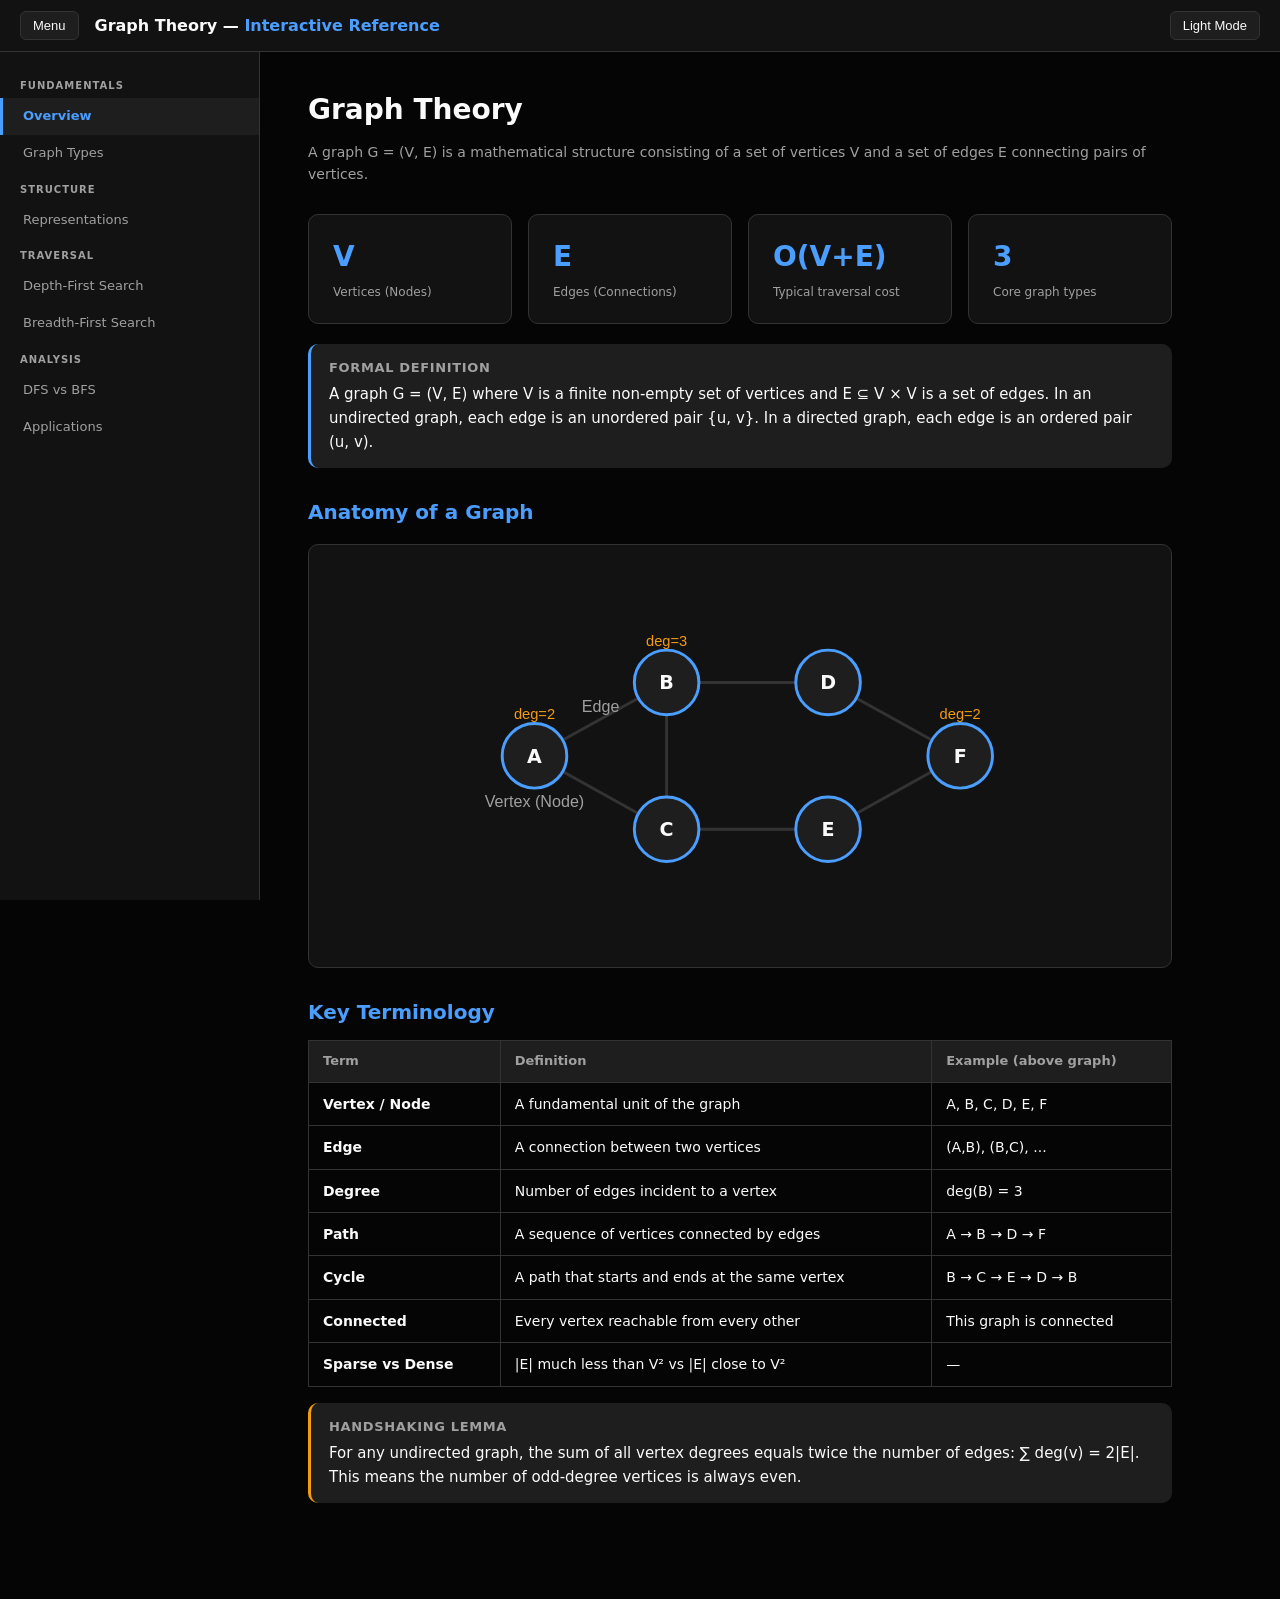
<file: graph-knowledge.html>
<!DOCTYPE html>
<html lang="en" data-theme="dark">
<head>
<meta charset="UTF-8"/>
<meta name="viewport" content="width=device-width, initial-scale=1.0"/>
<title>Graph Theory — Interactive Reference</title>
<style>
:root {
  --font-sans: 'Segoe UI', system-ui, -apple-system, sans-serif;
  --font-mono: 'Cascadia Code', 'Fira Code', monospace;
  --radius: 10px;
  --sidebar-w: 260px;
  --transition: 0.25s ease;
}
[data-theme="dark"] {
  --bg: #050505; --bg2: #121212; --bg3: #1e1e1e;
  --border: #333333; --text: #fafafa; --text-muted: #a0a0a0;
  --accent: #4a9eff; --accent2: #9d7eff; --green: #1abc9c;
  --amber: #f39c12; --red: #e74c3c;
  --tab-active-bg: #4a9eff; --tab-active-text: #050505;
  --chart-grid: rgba(255,255,255,0.04);
}
[data-theme="light"] {
  --bg: #f0f2f8; --bg2: #ffffff; --bg3: #e8ecf4;
  --border: #d0d5e8; --text: #0d1117; --text-muted: #4b5563;
  --accent: #4361ee; --accent2: #7c3aed; --green: #059669;
  --amber: #d97706; --red: #dc2626;
  --tab-active-bg: #4361ee; --tab-active-text: #fff;
  --chart-grid: rgba(0,0,0,0.08);
}
*, *::before, *::after { box-sizing: border-box; margin: 0; padding: 0; }
body { background: var(--bg); color: var(--text); font-family: var(--font-sans); font-size: 15px; line-height: 1.6; }
a { color: var(--accent); text-decoration: none; }

/* TOPBAR */
#topbar {
  position: fixed; top: 0; left: 0; right: 0; height: 52px; z-index: 100;
  background: var(--bg2); border-bottom: 1px solid var(--border);
  display: flex; align-items: center; padding: 0 20px; gap: 16px;
}
#toggle-sidebar-btn, #theme-btn {
  background: var(--bg3); border: 1px solid var(--border); color: var(--text);
  border-radius: 6px; padding: 6px 12px; cursor: pointer; font-size: 13px;
  transition: background var(--transition);
}
#toggle-sidebar-btn:hover, #theme-btn:hover { background: var(--border); }
#topbar-title { font-size: 16px; font-weight: 600; flex: 1; }
#topbar-title span { color: var(--accent); }
#theme-btn { margin-left: auto; }

/* SIDEBAR */
#sidebar {
  position: fixed; top: 52px; left: 0; bottom: 0; width: var(--sidebar-w);
  background: var(--bg2); border-right: 1px solid var(--border);
  overflow-y: auto; transition: transform var(--transition); z-index: 90;
  padding: 16px 0;
}
#sidebar.hidden { transform: translateX(-260px); }
.sidebar-label {
  font-size: 10px; font-weight: 700; letter-spacing: 0.1em;
  color: var(--text-muted); padding: 10px 20px 4px; text-transform: uppercase;
}
.nav-link {
  display: block; padding: 8px 20px; color: var(--text-muted); cursor: pointer;
  font-size: 13px; transition: all var(--transition); border-left: 3px solid transparent;
}
.nav-link:hover { color: var(--text); background: var(--bg3); }
.nav-link.active { color: var(--accent); border-left-color: var(--accent); font-weight: 600; background: var(--bg3); }

/* MAIN */
#main {
  margin-left: var(--sidebar-w); margin-top: 52px;
  transition: margin-left var(--transition); min-height: calc(100vh - 52px);
}
#main.expanded { margin-left: 0; }
.page { display: none; padding: 36px 48px 80px; max-width: 960px; animation: fadeIn 0.25s ease; }
.page.active { display: block; }
@keyframes fadeIn { from { opacity: 0; transform: translateY(8px); } to { opacity: 1; transform: translateY(0); } }

/* TYPOGRAPHY */
h1 { font-size: 28px; font-weight: 700; margin-bottom: 8px; }
h2 { font-size: 20px; font-weight: 600; margin: 28px 0 12px; color: var(--accent); }
h3 { font-size: 16px; font-weight: 600; margin: 20px 0 8px; }
p { margin-bottom: 12px; color: var(--text); }
.subtitle { color: var(--text-muted); font-size: 14px; margin-bottom: 28px; }

/* CARDS */
.card { background: var(--bg2); border: 1px solid var(--border); border-radius: var(--radius); padding: 20px 24px; }
.card-row { display: flex; gap: 16px; flex-wrap: wrap; margin-bottom: 20px; }
.card-row .card { flex: 1; min-width: 160px; }
.stat-val { font-size: 28px; font-weight: 700; color: var(--accent); }
.stat-label { font-size: 12px; color: var(--text-muted); margin-top: 4px; }

/* CALLOUT */
.callout {
  border-left: 3px solid var(--accent); background: var(--bg3);
  border-radius: var(--radius); padding: 14px 18px; margin: 16px 0;
}
.callout.green { border-left-color: var(--green); }
.callout.amber { border-left-color: var(--amber); }
.callout.red { border-left-color: var(--red); }
.callout-title { font-weight: 600; margin-bottom: 4px; font-size: 13px; color: var(--text-muted); text-transform: uppercase; letter-spacing: 0.05em; }

/* CODE / PSEUDOCODE */
pre {
  background: var(--bg3); border: 1px solid var(--border); border-radius: var(--radius);
  padding: 18px 20px; font-family: var(--font-mono); font-size: 13px;
  overflow-x: auto; line-height: 1.7; margin: 12px 0;
}
code { font-family: var(--font-mono); font-size: 13px; color: var(--accent2); }
.kw { color: var(--accent); font-weight: 600; }
.cm { color: var(--text-muted); font-style: italic; }
.fn { color: var(--green); }
.num { color: var(--amber); }

/* TABLE */
.compare-table { width: 100%; border-collapse: collapse; margin: 12px 0; }
.compare-table th { background: var(--bg3); padding: 10px 14px; text-align: left; font-size: 13px; color: var(--text-muted); border: 1px solid var(--border); }
.compare-table td { padding: 10px 14px; border: 1px solid var(--border); font-size: 14px; vertical-align: top; }
.compare-table tr:hover td { background: var(--bg3); }
.badge { display: inline-block; padding: 2px 8px; border-radius: 4px; font-size: 11px; font-weight: 600; }
.badge-green { background: rgba(26,188,156,0.15); color: var(--green); }
.badge-red { background: rgba(231,76,60,0.15); color: var(--red); }
.badge-amber { background: rgba(243,156,18,0.15); color: var(--amber); }
.badge-accent { background: rgba(74,158,255,0.15); color: var(--accent); }

/* SVG CHART WRAP */
.chart-wrap { background: var(--bg2); border: 1px solid var(--border); border-radius: var(--radius); padding: 20px; margin: 16px 0; overflow-x: auto; }
.chart-wrap svg { display: block; }

/* STEPS */
.steps { display: flex; gap: 0; margin: 20px 0; flex-wrap: wrap; }
.step {
  display: flex; flex-direction: column; align-items: center;
  position: relative; flex: 1; min-width: 80px; cursor: pointer;
}
.step:not(:last-child)::after {
  content: ''; position: absolute; top: 16px; left: 60%; right: -40%;
  height: 2px; background: var(--border); z-index: 0;
}
.step.done:not(:last-child)::after { background: var(--accent); }
.step-circle {
  width: 32px; height: 32px; border-radius: 50%; border: 2px solid var(--border);
  background: var(--bg2); display: flex; align-items: center; justify-content: center;
  font-size: 12px; font-weight: 700; z-index: 1; transition: all var(--transition);
}
.step.done .step-circle { background: var(--accent); border-color: var(--accent); color: var(--bg); }
.step-label { font-size: 11px; color: var(--text-muted); margin-top: 6px; text-align: center; }
.step.done .step-label { color: var(--text); }

/* PROGRESS BAR */
.progress-bar { background: var(--bg3); border-radius: 99px; height: 7px; overflow: hidden; margin: 6px 0; }
.progress-fill { height: 100%; border-radius: 99px; background: linear-gradient(90deg, var(--accent), var(--accent2)); transition: width 0.6s ease; }

/* GRAPH SVG NODES */
.g-node { fill: var(--bg3); stroke: var(--accent); stroke-width: 2; }
.g-node-visited { fill: var(--accent); stroke: var(--accent); }
.g-node-queue { fill: var(--amber); stroke: var(--amber); }
.g-node-text { fill: var(--text); font-family: var(--font-sans); font-size: 13px; font-weight: 700; text-anchor: middle; dominant-baseline: central; }
.g-edge { stroke: var(--border); stroke-width: 2; }
.g-edge-directed { stroke: var(--text-muted); stroke-width: 2; marker-end: url(#arrowhead); }
.g-edge-weighted { stroke: var(--accent2); stroke-width: 2; }
.g-weight-label { fill: var(--amber); font-family: var(--font-sans); font-size: 11px; text-anchor: middle; }

/* INTERACTIVE TRACE */
.trace-controls { display: flex; gap: 8px; align-items: center; margin: 12px 0; flex-wrap: wrap; }
.trace-btn {
  background: var(--bg3); border: 1px solid var(--border); color: var(--text);
  border-radius: 6px; padding: 7px 14px; cursor: pointer; font-size: 13px;
  transition: background var(--transition);
}
.trace-btn:hover { background: var(--border); }
.trace-btn.primary { background: var(--accent); border-color: var(--accent); color: var(--bg); }
.trace-btn.primary:hover { opacity: 0.85; }
.trace-info { background: var(--bg3); border: 1px solid var(--border); border-radius: var(--radius); padding: 12px 16px; font-family: var(--font-mono); font-size: 13px; margin: 8px 0; min-height: 48px; }
.stack-queue-display { display: flex; gap: 12px; margin: 8px 0; flex-wrap: wrap; }
.sq-box { background: var(--bg3); border: 1px solid var(--border); border-radius: 6px; padding: 8px 12px; font-size: 12px; flex: 1; min-width: 140px; }
.sq-title { color: var(--text-muted); font-size: 11px; text-transform: uppercase; letter-spacing: 0.05em; margin-bottom: 4px; }
.sq-items { font-family: var(--font-mono); color: var(--accent); }

/* APP CARDS */
.app-grid { display: grid; grid-template-columns: repeat(auto-fit, minmax(240px, 1fr)); gap: 16px; margin: 16px 0; }
.app-card { background: var(--bg2); border: 1px solid var(--border); border-radius: var(--radius); padding: 18px 20px; }
.app-card-title { font-weight: 600; margin-bottom: 6px; color: var(--accent); }
.app-tag { display: inline-block; background: var(--bg3); border-radius: 4px; padding: 2px 7px; font-size: 11px; color: var(--text-muted); margin-right: 4px; margin-top: 6px; }

/* COMPLEXITY PILL */
.complexity { display: inline-flex; gap: 4px; align-items: center; font-family: var(--font-mono); font-size: 12px; background: var(--bg3); border: 1px solid var(--border); border-radius: 6px; padding: 3px 8px; }

@media (max-width: 700px) {
  #sidebar { transform: translateX(-260px); }
  #sidebar.visible { transform: translateX(0); }
  #main { margin-left: 0; }
  .page { padding: 24px 18px 60px; }
  .card-row { flex-direction: column; }
}
</style>
</head>
<body>

<div id="topbar">
  <button id="toggle-sidebar-btn" onclick="toggleSidebar()">Menu</button>
  <div id="topbar-title">Graph Theory — <span>Interactive Reference</span></div>
  <button id="theme-btn" onclick="toggleTheme()">Light Mode</button>
</div>

<nav id="sidebar">
  <div class="sidebar-label">Fundamentals</div>
  <div class="nav-link active" onclick="showPage('overview')">Overview</div>
  <div class="nav-link" onclick="showPage('types')">Graph Types</div>
  <div class="sidebar-label">Structure</div>
  <div class="nav-link" onclick="showPage('representations')">Representations</div>
  <div class="sidebar-label">Traversal</div>
  <div class="nav-link" onclick="showPage('dfs')">Depth-First Search</div>
  <div class="nav-link" onclick="showPage('bfs')">Breadth-First Search</div>
  <div class="sidebar-label">Analysis</div>
  <div class="nav-link" onclick="showPage('comparison')">DFS vs BFS</div>
  <div class="nav-link" onclick="showPage('applications')">Applications</div>
</nav>

<div id="main">

<!-- PAGE: OVERVIEW -->
<div class="page active" id="page-overview">
  <h1>Graph Theory</h1>
  <p class="subtitle">A graph G = (V, E) is a mathematical structure consisting of a set of vertices V and a set of edges E connecting pairs of vertices.</p>

  <div class="card-row">
    <div class="card"><div class="stat-val">V</div><div class="stat-label">Vertices (Nodes)</div></div>
    <div class="card"><div class="stat-val">E</div><div class="stat-label">Edges (Connections)</div></div>
    <div class="card"><div class="stat-val">O(V+E)</div><div class="stat-label">Typical traversal cost</div></div>
    <div class="card"><div class="stat-val">3</div><div class="stat-label">Core graph types</div></div>
  </div>

  <div class="callout">
    <div class="callout-title">Formal Definition</div>
    A graph G = (V, E) where V is a finite non-empty set of vertices and E &sube; V &times; V is a set of edges. In an undirected graph, each edge is an unordered pair {u, v}. In a directed graph, each edge is an ordered pair (u, v).
  </div>

  <h2>Anatomy of a Graph</h2>
  <div class="chart-wrap">
    <svg id="svg-overview" viewBox="0 0 560 260" xmlns="http://www.w3.org/2000/svg" width="100%">
      <defs>
        <marker id="arrowhead" markerWidth="10" markerHeight="7" refX="9" refY="3.5" orient="auto">
          <polygon points="0 0, 10 3.5, 0 7" fill="#a0a0a0"/>
        </marker>
        <marker id="arrowhead-accent" markerWidth="10" markerHeight="7" refX="9" refY="3.5" orient="auto">
          <polygon id="arrow-accent-poly" points="0 0, 10 3.5, 0 7" fill="#4a9eff"/>
        </marker>
      </defs>
      <!-- edges -->
      <line x1="140" y1="130" x2="230" y2="80" class="g-edge" id="ov-e1"/>
      <line x1="140" y1="130" x2="230" y2="180" class="g-edge" id="ov-e2"/>
      <line x1="230" y1="80" x2="340" y2="80" class="g-edge" id="ov-e3"/>
      <line x1="230" y1="180" x2="340" y2="180" class="g-edge" id="ov-e4"/>
      <line x1="340" y1="80" x2="430" y2="130" class="g-edge" id="ov-e5"/>
      <line x1="340" y1="180" x2="430" y2="130" class="g-edge" id="ov-e6"/>
      <line x1="230" y1="80" x2="230" y2="180" class="g-edge" id="ov-e7"/>
      <!-- nodes -->
      <circle cx="140" cy="130" r="22" class="g-node" id="ov-n0"/>
      <circle cx="230" cy="80" r="22" class="g-node" id="ov-n1"/>
      <circle cx="230" cy="180" r="22" class="g-node" id="ov-n2"/>
      <circle cx="340" cy="80" r="22" class="g-node" id="ov-n3"/>
      <circle cx="340" cy="180" r="22" class="g-node" id="ov-n4"/>
      <circle cx="430" cy="130" r="22" class="g-node" id="ov-n5"/>
      <text x="140" y="130" class="g-node-text">A</text>
      <text x="230" y="80" class="g-node-text">B</text>
      <text x="230" y="180" class="g-node-text">C</text>
      <text x="340" y="80" class="g-node-text">D</text>
      <text x="340" y="180" class="g-node-text">E</text>
      <text x="430" y="130" class="g-node-text">F</text>
      <!-- labels -->
      <text x="140" y="165" fill="#a0a0a0" font-size="11" text-anchor="middle" font-family="Segoe UI, sans-serif">Vertex (Node)</text>
      <text x="185" y="100" fill="#a0a0a0" font-size="11" text-anchor="middle" font-family="Segoe UI, sans-serif">Edge</text>
      <!-- degree annotation -->
      <text x="140" y="105" fill="#f39c12" font-size="10" text-anchor="middle" font-family="Segoe UI, sans-serif">deg=2</text>
      <text x="430" y="105" fill="#f39c12" font-size="10" text-anchor="middle" font-family="Segoe UI, sans-serif">deg=2</text>
      <text x="230" y="55" fill="#f39c12" font-size="10" text-anchor="middle" font-family="Segoe UI, sans-serif">deg=3</text>
    </svg>
  </div>

  <h2>Key Terminology</h2>
  <table class="compare-table">
    <tr><th>Term</th><th>Definition</th><th>Example (above graph)</th></tr>
    <tr><td><strong>Vertex / Node</strong></td><td>A fundamental unit of the graph</td><td>A, B, C, D, E, F</td></tr>
    <tr><td><strong>Edge</strong></td><td>A connection between two vertices</td><td>(A,B), (B,C), ...</td></tr>
    <tr><td><strong>Degree</strong></td><td>Number of edges incident to a vertex</td><td>deg(B) = 3</td></tr>
    <tr><td><strong>Path</strong></td><td>A sequence of vertices connected by edges</td><td>A → B → D → F</td></tr>
    <tr><td><strong>Cycle</strong></td><td>A path that starts and ends at the same vertex</td><td>B → C → E → D → B</td></tr>
    <tr><td><strong>Connected</strong></td><td>Every vertex reachable from every other</td><td>This graph is connected</td></tr>
    <tr><td><strong>Sparse vs Dense</strong></td><td>|E| much less than V&sup2; vs |E| close to V&sup2;</td><td>—</td></tr>
  </table>

  <div class="callout amber">
    <div class="callout-title">Handshaking Lemma</div>
    For any undirected graph, the sum of all vertex degrees equals twice the number of edges: &sum; deg(v) = 2|E|. This means the number of odd-degree vertices is always even.
  </div>
</div>

<!-- PAGE: GRAPH TYPES -->
<div class="page" id="page-types">
  <h1>Graph Types</h1>
  <p class="subtitle">Three fundamental variants determine how edges behave — direction, weight, and cyclicity all shape which algorithms apply.</p>

  <h2>Undirected Graph</h2>
  <p>Edges are symmetric: if (u, v) &isin; E then (v, u) &isin; E. Represents bidirectional relationships.</p>
  <div class="chart-wrap">
    <svg viewBox="0 0 400 160" width="100%" xmlns="http://www.w3.org/2000/svg">
      <line x1="80" y1="80" x2="170" y2="40" class="g-edge"/>
      <line x1="80" y1="80" x2="170" y2="120" class="g-edge"/>
      <line x1="170" y1="40" x2="260" y2="80" class="g-edge"/>
      <line x1="170" y1="120" x2="260" y2="80" class="g-edge"/>
      <line x1="260" y1="80" x2="340" y2="80" class="g-edge"/>
      <circle cx="80" cy="80" r="20" class="g-node"/><text x="80" y="80" class="g-node-text">1</text>
      <circle cx="170" cy="40" r="20" class="g-node"/><text x="170" y="40" class="g-node-text">2</text>
      <circle cx="170" cy="120" r="20" class="g-node"/><text x="170" y="120" class="g-node-text">3</text>
      <circle cx="260" cy="80" r="20" class="g-node"/><text x="260" y="80" class="g-node-text">4</text>
      <circle cx="340" cy="80" r="20" class="g-node"/><text x="340" y="80" class="g-node-text">5</text>
      <text x="200" y="150" fill="#a0a0a0" font-size="12" text-anchor="middle" font-family="Segoe UI, sans-serif">No direction — edges go both ways</text>
    </svg>
  </div>
  <p><strong>Use cases:</strong> Friendship networks, road maps (bidirectional), molecular bonds.</p>

  <h2>Directed Graph (Digraph)</h2>
  <p>Each edge has a direction: (u, v) means u points to v, but not necessarily v to u.</p>
  <div class="chart-wrap">
    <svg viewBox="0 0 400 160" width="100%" xmlns="http://www.w3.org/2000/svg">
      <defs>
        <marker id="arr1" markerWidth="8" markerHeight="6" refX="7" refY="3" orient="auto">
          <polygon points="0 0, 8 3, 0 6" fill="#4a9eff"/>
        </marker>
      </defs>
      <line x1="80" y1="80" x2="155" y2="44" stroke="var(--accent)" stroke-width="2" marker-end="url(#arr1)"/>
      <line x1="170" y1="40" x2="155" y2="114" stroke="var(--accent)" stroke-width="2" marker-end="url(#arr1)"/>
      <line x1="170" y1="120" x2="245" y2="86" stroke="var(--accent)" stroke-width="2" marker-end="url(#arr1)"/>
      <line x1="260" y1="80" x2="318" y2="80" stroke="var(--accent)" stroke-width="2" marker-end="url(#arr1)"/>
      <line x1="80" y1="80" x2="155" y2="114" stroke="var(--accent)" stroke-width="2" marker-end="url(#arr1)"/>
      <circle cx="80" cy="80" r="20" class="g-node"/><text x="80" y="80" class="g-node-text">A</text>
      <circle cx="170" cy="40" r="20" class="g-node"/><text x="170" y="40" class="g-node-text">B</text>
      <circle cx="170" cy="120" r="20" class="g-node"/><text x="170" y="120" class="g-node-text">C</text>
      <circle cx="260" cy="80" r="20" class="g-node"/><text x="260" y="80" class="g-node-text">D</text>
      <circle cx="340" cy="80" r="20" class="g-node"/><text x="340" y="80" class="g-node-text">E</text>
      <text x="200" y="150" fill="#a0a0a0" font-size="12" text-anchor="middle" font-family="Segoe UI, sans-serif">Arrows show direction — A can reach B but B cannot reach A directly</text>
    </svg>
  </div>
  <p><strong>Use cases:</strong> Web page links, task dependencies, Twitter follows, compiler call graphs.</p>

  <h2>Weighted Graph</h2>
  <p>Each edge carries a numeric weight (cost, distance, capacity). Both directed and undirected graphs can be weighted.</p>
  <div class="chart-wrap">
    <svg viewBox="0 0 420 170" width="100%" xmlns="http://www.w3.org/2000/svg">
      <line x1="80" y1="85" x2="180" y2="45" stroke="var(--accent2)" stroke-width="2"/>
      <line x1="80" y1="85" x2="180" y2="125" stroke="var(--accent2)" stroke-width="2"/>
      <line x1="180" y1="45" x2="290" y2="85" stroke="var(--accent2)" stroke-width="2"/>
      <line x1="180" y1="125" x2="290" y2="85" stroke="var(--accent2)" stroke-width="2"/>
      <line x1="290" y1="85" x2="370" y2="85" stroke="var(--accent2)" stroke-width="2"/>
      <!-- weights -->
      <text x="122" y="55" class="g-weight-label">4</text>
      <text x="122" y="118" class="g-weight-label">7</text>
      <text x="237" y="55" class="g-weight-label">2</text>
      <text x="237" y="125" class="g-weight-label">9</text>
      <text x="330" y="78" class="g-weight-label">1</text>
      <!-- nodes -->
      <circle cx="80" cy="85" r="20" class="g-node"/><text x="80" y="85" class="g-node-text">S</text>
      <circle cx="180" cy="45" r="20" class="g-node"/><text x="180" y="45" class="g-node-text">A</text>
      <circle cx="180" cy="125" r="20" class="g-node"/><text x="180" y="125" class="g-node-text">B</text>
      <circle cx="290" cy="85" r="20" class="g-node"/><text x="290" y="85" class="g-node-text">C</text>
      <circle cx="370" cy="85" r="20" class="g-node"/><text x="370" y="85" class="g-node-text">T</text>
      <text x="200" y="155" fill="#a0a0a0" font-size="12" text-anchor="middle" font-family="Segoe UI, sans-serif">Shortest path S→T: S-A-C-T = 4+2+1 = 7 (not S-B-C-T = 7+9+1 = 17)</text>
    </svg>
  </div>
  <p><strong>Use cases:</strong> GPS routing, network flow, Dijkstra's/Bellman-Ford shortest path, minimum spanning tree.</p>

  <h2>Summary</h2>
  <table class="compare-table">
    <tr><th>Type</th><th>Edge Direction</th><th>Edge Weight</th><th>Typical Algorithms</th></tr>
    <tr><td>Undirected</td><td><span class="badge badge-accent">Bidirectional</span></td><td>Optional</td><td>DFS, BFS, MST (Kruskal/Prim)</td></tr>
    <tr><td>Directed</td><td><span class="badge badge-green">One-way</span></td><td>Optional</td><td>Topological Sort, DFS, SCC</td></tr>
    <tr><td>Weighted</td><td>Either</td><td><span class="badge badge-amber">Required</span></td><td>Dijkstra, Bellman-Ford, A*</td></tr>
  </table>
</div>

<!-- PAGE: REPRESENTATIONS -->
<div class="page" id="page-representations">
  <h1>Graph Representations</h1>
  <p class="subtitle">Two primary data structures encode a graph in memory. The choice critically affects space usage and the efficiency of operations.</p>

  <div class="callout">
    <div class="callout-title">Reference Graph</div>
    Throughout this section, all representations use the same 5-vertex graph: vertices {0,1,2,3,4} with edges (0,1), (0,4), (1,2), (1,3), (1,4), (2,3), (3,4).
  </div>

  <div class="chart-wrap">
    <svg viewBox="0 0 400 200" width="100%" xmlns="http://www.w3.org/2000/svg">
      <line x1="200" y1="40" x2="320" y2="100" class="g-edge"/>
      <line x1="200" y1="40" x2="80" y2="100" class="g-edge"/>
      <line x1="320" y1="100" x2="270" y2="170" class="g-edge"/>
      <line x1="320" y1="100" x2="130" y2="170" class="g-edge"/>
      <line x1="320" y1="100" x2="80" y2="100" class="g-edge"/>
      <line x1="270" y1="170" x2="130" y2="170" class="g-edge"/>
      <line x1="130" y1="170" x2="80" y2="100" class="g-edge"/>
      <circle cx="200" cy="40" r="20" class="g-node"/><text x="200" y="40" class="g-node-text">0</text>
      <circle cx="320" cy="100" r="20" class="g-node"/><text x="320" y="100" class="g-node-text">1</text>
      <circle cx="270" cy="170" r="20" class="g-node"/><text x="270" y="170" class="g-node-text">2</text>
      <circle cx="130" cy="170" r="20" class="g-node"/><text x="130" y="170" class="g-node-text">3</text>
      <circle cx="80" cy="100" r="20" class="g-node"/><text x="80" y="100" class="g-node-text">4</text>
    </svg>
  </div>

  <h2>Adjacency List</h2>
  <p>Each vertex stores a list of its neighbors. The total storage used is O(V + E).</p>
  <pre><span class="cm">// Adjacency List representation</span>
<span class="kw">graph</span> = {
  <span class="num">0</span>: [<span class="num">1</span>, <span class="num">4</span>],
  <span class="num">1</span>: [<span class="num">0</span>, <span class="num">2</span>, <span class="num">3</span>, <span class="num">4</span>],
  <span class="num">2</span>: [<span class="num">1</span>, <span class="num">3</span>],
  <span class="num">3</span>: [<span class="num">1</span>, <span class="num">2</span>, <span class="num">4</span>],
  <span class="num">4</span>: [<span class="num">0</span>, <span class="num">1</span>, <span class="num">3</span>]
}

<span class="cm">// Python: using defaultdict</span>
<span class="kw">from</span> collections <span class="kw">import</span> defaultdict

<span class="kw">def</span> <span class="fn">build_graph</span>(edges):
    adj = defaultdict(list)
    <span class="kw">for</span> u, v <span class="kw">in</span> edges:
        adj[u].append(v)
        adj[v].append(u)  <span class="cm"># omit for directed</span>
    <span class="kw">return</span> adj</pre>

  <h2>Adjacency Matrix</h2>
  <p>A V×V matrix where matrix[u][v] = 1 if edge (u,v) exists, 0 otherwise. Space: O(V²).</p>
  <pre><span class="cm">// Adjacency Matrix for the same graph</span>
<span class="cm">//   0  1  2  3  4</span>
<span class="cm">// 0[0, 1, 0, 0, 1]</span>
<span class="cm">// 1[1, 0, 1, 1, 1]</span>
<span class="cm">// 2[0, 1, 0, 1, 0]</span>
<span class="cm">// 3[0, 1, 1, 0, 1]</span>
<span class="cm">// 4[1, 1, 0, 1, 0]</span>

matrix = [
  [<span class="num">0</span>,<span class="num">1</span>,<span class="num">0</span>,<span class="num">0</span>,<span class="num">1</span>],
  [<span class="num">1</span>,<span class="num">0</span>,<span class="num">1</span>,<span class="num">1</span>,<span class="num">1</span>],
  [<span class="num">0</span>,<span class="num">1</span>,<span class="num">0</span>,<span class="num">1</span>,<span class="num">0</span>],
  [<span class="num">0</span>,<span class="num">1</span>,<span class="num">1</span>,<span class="num">0</span>,<span class="num">1</span>],
  [<span class="num">1</span>,<span class="num">1</span>,<span class="num">0</span>,<span class="num">1</span>,<span class="num">0</span>]
]

<span class="cm">// Check edge (u,v): O(1)  |  Iterate neighbors: O(V)</span></pre>

  <h2>Visual: Adjacency Matrix</h2>
  <div class="chart-wrap">
    <table class="compare-table" style="font-family:var(--font-mono);font-size:14px;max-width:300px;">
      <tr><th></th><th>0</th><th>1</th><th>2</th><th>3</th><th>4</th></tr>
      <tr><th>0</th><td>—</td><td style="color:var(--green);font-weight:700">1</td><td>0</td><td>0</td><td style="color:var(--green);font-weight:700">1</td></tr>
      <tr><th>1</th><td style="color:var(--green);font-weight:700">1</td><td>—</td><td style="color:var(--green);font-weight:700">1</td><td style="color:var(--green);font-weight:700">1</td><td style="color:var(--green);font-weight:700">1</td></tr>
      <tr><th>2</th><td>0</td><td style="color:var(--green);font-weight:700">1</td><td>—</td><td style="color:var(--green);font-weight:700">1</td><td>0</td></tr>
      <tr><th>3</th><td>0</td><td style="color:var(--green);font-weight:700">1</td><td style="color:var(--green);font-weight:700">1</td><td>—</td><td style="color:var(--green);font-weight:700">1</td></tr>
      <tr><th>4</th><td style="color:var(--green);font-weight:700">1</td><td style="color:var(--green);font-weight:700">1</td><td>0</td><td style="color:var(--green);font-weight:700">1</td><td>—</td></tr>
    </table>
  </div>

  <h2>Comparison</h2>
  <table class="compare-table">
    <tr><th>Operation</th><th>Adjacency List</th><th>Adjacency Matrix</th></tr>
    <tr><td>Space</td><td><span class="badge badge-green">O(V + E)</span></td><td><span class="badge badge-red">O(V²)</span></td></tr>
    <tr><td>Check edge (u,v)</td><td><span class="badge badge-amber">O(deg(u))</span></td><td><span class="badge badge-green">O(1)</span></td></tr>
    <tr><td>Iterate all neighbors of v</td><td><span class="badge badge-green">O(deg(v))</span></td><td><span class="badge badge-red">O(V)</span></td></tr>
    <tr><td>Add edge</td><td><span class="badge badge-green">O(1)</span></td><td><span class="badge badge-green">O(1)</span></td></tr>
    <tr><td>Remove edge</td><td><span class="badge badge-amber">O(deg(u))</span></td><td><span class="badge badge-green">O(1)</span></td></tr>
    <tr><td>Best for</td><td>Sparse graphs (|E| &lt;&lt; V²)</td><td>Dense graphs, fast edge lookup</td></tr>
  </table>

  <div class="callout green">
    <div class="callout-title">Practical Rule</div>
    In most algorithm problems (social graphs, road networks, sparse connectivity), adjacency lists are preferred because real-world graphs are sparse. Adjacency matrices shine when V is small and edge queries must be O(1).
  </div>
</div>

<!-- PAGE: DFS -->
<div class="page" id="page-dfs">
  <h1>Depth-First Search (DFS)</h1>
  <p class="subtitle">Explore a branch as deep as possible before backtracking. Uses a stack (explicit or via recursion call stack).</p>

  <div class="card-row">
    <div class="card"><div class="stat-val">O(V+E)</div><div class="stat-label">Time Complexity</div></div>
    <div class="card"><div class="stat-val">O(V)</div><div class="stat-label">Space (stack/visited)</div></div>
    <div class="card"><div class="stat-val">Stack</div><div class="stat-label">Data Structure</div></div>
    <div class="card"><div class="stat-val">LIFO</div><div class="stat-label">Processing Order</div></div>
  </div>

  <h2>Pseudocode — Recursive DFS</h2>
  <pre><span class="fn">DFS</span>(graph, start):
    visited = <span class="kw">set</span>()
    <span class="fn">dfs_helper</span>(graph, start, visited)

<span class="fn">dfs_helper</span>(graph, node, visited):
    visited.add(node)
    <span class="fn">process</span>(node)               <span class="cm">// e.g. print, collect</span>

    <span class="kw">for</span> neighbor <span class="kw">in</span> graph[node]:
        <span class="kw">if</span> neighbor <span class="kw">not in</span> visited:
            <span class="fn">dfs_helper</span>(graph, neighbor, visited)</pre>

  <h2>Pseudocode — Iterative DFS</h2>
  <pre><span class="fn">DFS_iterative</span>(graph, start):
    visited = <span class="kw">set</span>()
    stack = [start]

    <span class="kw">while</span> stack <span class="kw">is not empty</span>:
        node = stack.<span class="fn">pop</span>()          <span class="cm">// LIFO — top of stack</span>

        <span class="kw">if</span> node <span class="kw">not in</span> visited:
            visited.add(node)
            <span class="fn">process</span>(node)

            <span class="kw">for</span> neighbor <span class="kw">in</span> reversed(graph[node]):
                <span class="kw">if</span> neighbor <span class="kw">not in</span> visited:
                    stack.<span class="fn">push</span>(neighbor)
    <span class="cm">// reversed() ensures left-to-right visit order</span></pre>

  <h2>Step-by-Step Trace — 11 Nodes</h2>
  <p>Graph (undirected): 0:[1,2] &nbsp; 1:[0,3,4] &nbsp; 2:[0,5,6] &nbsp; 3:[1,7,8] &nbsp; 4:[1,9] &nbsp; 5:[2,10] &nbsp; 6:[2] &nbsp; 7,8,9,10: leaves. Start at node <strong>0</strong>.</p>

  <div style="display:flex;gap:16px;flex-wrap:wrap;align-items:center;margin:10px 0 6px;">
    <span style="font-size:12px;color:var(--text-muted);">Legend:</span>
    <span style="display:inline-flex;align-items:center;gap:5px;font-size:12px;"><svg width="18" height="18"><circle cx="9" cy="9" r="8" fill="var(--green)"/></svg> Current (just popped)</span>
    <span style="display:inline-flex;align-items:center;gap:5px;font-size:12px;"><svg width="18" height="18"><circle cx="9" cy="9" r="8" fill="var(--amber)"/></svg> In stack (pending)</span>
    <span style="display:inline-flex;align-items:center;gap:5px;font-size:12px;"><svg width="18" height="18"><circle cx="9" cy="9" r="8" fill="var(--accent)"/></svg> Visited (done)</span>
    <span style="display:inline-flex;align-items:center;gap:5px;font-size:12px;"><svg width="18" height="18"><circle cx="9" cy="9" r="8" fill="#1e1e1e" stroke="#4a9eff" stroke-width="2"/></svg> Unvisited</span>
  </div>

  <div class="trace-controls">
    <button class="trace-btn primary" onclick="dfsStep()">Next Step</button>
    <button class="trace-btn" onclick="dfsReset()">Reset</button>
    <span id="dfs-step-label" style="color:var(--text-muted);font-size:13px;">Step 0 / 11</span>
  </div>

  <div class="chart-wrap" style="padding:16px 10px;">
    <svg id="dfs-svg" viewBox="0 0 560 310" width="100%" xmlns="http://www.w3.org/2000/svg">
      <!-- edges -->
      <line x1="280" y1="35" x2="140" y2="115" class="g-edge"/>
      <line x1="280" y1="35" x2="420" y2="115" class="g-edge"/>
      <line x1="140" y1="115" x2="65" y2="195" class="g-edge"/>
      <line x1="140" y1="115" x2="190" y2="195" class="g-edge"/>
      <line x1="420" y1="115" x2="360" y2="195" class="g-edge"/>
      <line x1="420" y1="115" x2="490" y2="195" class="g-edge"/>
      <line x1="65" y1="195" x2="30" y2="275" class="g-edge"/>
      <line x1="65" y1="195" x2="110" y2="275" class="g-edge"/>
      <line x1="190" y1="195" x2="190" y2="275" class="g-edge"/>
      <line x1="360" y1="195" x2="360" y2="275" class="g-edge"/>
      <!-- nodes -->
      <circle cx="280" cy="35" r="22" class="g-node" id="dfn0"/><text x="280" y="35" class="g-node-text" id="dft0">0</text>
      <circle cx="140" cy="115" r="22" class="g-node" id="dfn1"/><text x="140" y="115" class="g-node-text" id="dft1">1</text>
      <circle cx="420" cy="115" r="22" class="g-node" id="dfn2"/><text x="420" y="115" class="g-node-text" id="dft2">2</text>
      <circle cx="65" cy="195" r="22" class="g-node" id="dfn3"/><text x="65" y="195" class="g-node-text" id="dft3">3</text>
      <circle cx="190" cy="195" r="22" class="g-node" id="dfn4"/><text x="190" y="195" class="g-node-text" id="dft4">4</text>
      <circle cx="360" cy="195" r="22" class="g-node" id="dfn5"/><text x="360" y="195" class="g-node-text" id="dft5">5</text>
      <circle cx="490" cy="195" r="22" class="g-node" id="dfn6"/><text x="490" y="195" class="g-node-text" id="dft6">6</text>
      <circle cx="30" cy="275" r="22" class="g-node" id="dfn7"/><text x="30" y="275" class="g-node-text" id="dft7">7</text>
      <circle cx="110" cy="275" r="22" class="g-node" id="dfn8"/><text x="110" y="275" class="g-node-text" id="dft8">8</text>
      <circle cx="190" cy="275" r="22" class="g-node" id="dfn9"/><text x="190" y="275" class="g-node-text" id="dft9">9</text>
      <circle cx="360" cy="275" r="22" class="g-node" id="dfn10"/><text x="360" y="275" class="g-node-text" id="dft10">10</text>
      <!-- level labels -->
      <text x="540" y="38" fill="var(--text-muted)" font-size="11" text-anchor="end" font-family="Segoe UI,sans-serif">L0</text>
      <text x="540" y="118" fill="var(--text-muted)" font-size="11" text-anchor="end" font-family="Segoe UI,sans-serif">L1</text>
      <text x="540" y="198" fill="var(--text-muted)" font-size="11" text-anchor="end" font-family="Segoe UI,sans-serif">L2</text>
      <text x="540" y="278" fill="var(--text-muted)" font-size="11" text-anchor="end" font-family="Segoe UI,sans-serif">L3</text>
    </svg>
  </div>

  <div class="stack-queue-display">
    <div class="sq-box" style="flex:2;min-width:200px;">
      <div class="sq-title">Stack — top is next to process (LIFO)</div>
      <div class="sq-items" id="dfs-stack">[ ]</div>
    </div>
    <div class="sq-box" style="flex:2;min-width:200px;">
      <div class="sq-title">Visited — order processed</div>
      <div class="sq-items" id="dfs-visited">[ ]</div>
    </div>
  </div>
  <div class="trace-info" id="dfs-info">Click "Next Step" to begin the DFS traversal from node 0.</div>

  <h2>Complexity Analysis</h2>
  <table class="compare-table">
    <tr><th>Metric</th><th>Value</th><th>Reason</th></tr>
    <tr><td>Time</td><td><span class="badge badge-green">O(V + E)</span></td><td>Each vertex visited once; each edge examined once (or twice for undirected)</td></tr>
    <tr><td>Space (recursion)</td><td><span class="badge badge-amber">O(V)</span></td><td>Max recursion depth = longest DFS path; visited set = O(V)</td></tr>
    <tr><td>Space (iterative)</td><td><span class="badge badge-amber">O(V)</span></td><td>Stack can hold at most V nodes</td></tr>
    <tr><td>Best case</td><td>O(V + E)</td><td>Same — must explore the whole reachable graph</td></tr>
  </table>

  <div class="callout amber">
    <div class="callout-title">Recursion Stack Overflow Risk</div>
    For deep graphs (path graphs, star graphs), recursive DFS may exceed the call-stack limit. Prefer iterative DFS with an explicit stack when depth can exceed ~10,000 levels.
  </div>
</div>

<!-- PAGE: BFS -->
<div class="page" id="page-bfs">
  <h1>Breadth-First Search (BFS)</h1>
  <p class="subtitle">Explore all neighbors at the current depth before moving deeper. Uses a queue (FIFO). Guarantees shortest path in unweighted graphs.</p>

  <div class="card-row">
    <div class="card"><div class="stat-val">O(V+E)</div><div class="stat-label">Time Complexity</div></div>
    <div class="card"><div class="stat-val">O(V)</div><div class="stat-label">Space (queue/visited)</div></div>
    <div class="card"><div class="stat-val">Queue</div><div class="stat-label">Data Structure</div></div>
    <div class="card"><div class="stat-val">FIFO</div><div class="stat-label">Processing Order</div></div>
  </div>

  <h2>Pseudocode</h2>
  <pre><span class="fn">BFS</span>(graph, start):
    visited = {start}
    queue = <span class="fn">deque</span>([start])       <span class="cm">// FIFO queue — mark visited on enqueue</span>

    <span class="kw">while</span> queue <span class="kw">is not empty</span>:
        node = queue.<span class="fn">popleft</span>()    <span class="cm">// dequeue from front</span>
        <span class="fn">process</span>(node)

        <span class="kw">for</span> neighbor <span class="kw">in</span> graph[node]:
            <span class="kw">if</span> neighbor <span class="kw">not in</span> visited:
                visited.add(neighbor)      <span class="cm">// mark NOW to avoid duplicate enqueues</span>
                queue.<span class="fn">append</span>(neighbor)  <span class="cm">// enqueue at back</span></pre>

  <h2>BFS with Shortest Path Tracking</h2>
  <pre><span class="fn">BFS_shortest_path</span>(graph, start, target):
    visited = {start}
    queue = <span class="fn">deque</span>([(start, [start])])  <span class="cm">// (node, path_so_far)</span>

    <span class="kw">while</span> queue:
        node, path = queue.<span class="fn">popleft</span>()
        <span class="kw">if</span> node == target:
            <span class="kw">return</span> path              <span class="cm">// first time = shortest path</span>
        <span class="kw">for</span> neighbor <span class="kw">in</span> graph[node]:
            <span class="kw">if</span> neighbor <span class="kw">not in</span> visited:
                visited.add(neighbor)
                queue.<span class="fn">append</span>((neighbor, path + [neighbor]))
    <span class="kw">return</span> <span class="kw">None</span>                        <span class="cm">// target unreachable</span></pre>

  <h2>Step-by-Step Trace — 11 Nodes</h2>
  <p>Same graph as DFS: 0:[1,2] &nbsp; 1:[0,3,4] &nbsp; 2:[0,5,6] &nbsp; 3:[1,7,8] &nbsp; 4:[1,9] &nbsp; 5:[2,10] &nbsp; 6:[2] &nbsp; 7,8,9,10: leaves. Start at node <strong>0</strong>.</p>

  <div style="display:flex;gap:16px;flex-wrap:wrap;align-items:center;margin:10px 0 6px;">
    <span style="font-size:12px;color:var(--text-muted);">Legend:</span>
    <span style="display:inline-flex;align-items:center;gap:5px;font-size:12px;"><svg width="18" height="18"><circle cx="9" cy="9" r="8" fill="var(--green)"/></svg> Current (just dequeued)</span>
    <span style="display:inline-flex;align-items:center;gap:5px;font-size:12px;"><svg width="18" height="18"><circle cx="9" cy="9" r="8" fill="var(--amber)"/></svg> In queue (pending)</span>
    <span style="display:inline-flex;align-items:center;gap:5px;font-size:12px;"><svg width="18" height="18"><circle cx="9" cy="9" r="8" fill="var(--accent)"/></svg> Visited (done)</span>
    <span style="display:inline-flex;align-items:center;gap:5px;font-size:12px;"><svg width="18" height="18"><circle cx="9" cy="9" r="8" fill="#1e1e1e" stroke="#4a9eff" stroke-width="2"/></svg> Unvisited</span>
  </div>

  <div class="trace-controls">
    <button class="trace-btn primary" onclick="bfsStep()">Next Step</button>
    <button class="trace-btn" onclick="bfsReset()">Reset</button>
    <span id="bfs-step-label" style="color:var(--text-muted);font-size:13px;">Step 0 / 11</span>
  </div>

  <div class="chart-wrap" style="padding:16px 10px;">
    <svg id="bfs-svg" viewBox="0 0 560 310" width="100%" xmlns="http://www.w3.org/2000/svg">
      <!-- level bands -->
      <rect x="0" y="14" width="540" height="44" fill="var(--accent)" fill-opacity="0.05" rx="4"/>
      <rect x="0" y="94" width="540" height="44" fill="var(--accent2)" fill-opacity="0.05" rx="4"/>
      <rect x="0" y="174" width="540" height="44" fill="var(--green)" fill-opacity="0.05" rx="4"/>
      <rect x="0" y="254" width="540" height="44" fill="var(--amber)" fill-opacity="0.04" rx="4"/>
      <text x="543" y="38" fill="var(--accent)" font-size="11" text-anchor="start" font-family="Segoe UI,sans-serif">L0</text>
      <text x="543" y="118" fill="var(--accent2)" font-size="11" text-anchor="start" font-family="Segoe UI,sans-serif">L1</text>
      <text x="543" y="198" fill="var(--green)" font-size="11" text-anchor="start" font-family="Segoe UI,sans-serif">L2</text>
      <text x="543" y="278" fill="var(--amber)" font-size="11" text-anchor="start" font-family="Segoe UI,sans-serif">L3</text>
      <!-- edges -->
      <line x1="280" y1="35" x2="140" y2="115" class="g-edge"/>
      <line x1="280" y1="35" x2="420" y2="115" class="g-edge"/>
      <line x1="140" y1="115" x2="65" y2="195" class="g-edge"/>
      <line x1="140" y1="115" x2="190" y2="195" class="g-edge"/>
      <line x1="420" y1="115" x2="360" y2="195" class="g-edge"/>
      <line x1="420" y1="115" x2="490" y2="195" class="g-edge"/>
      <line x1="65" y1="195" x2="30" y2="275" class="g-edge"/>
      <line x1="65" y1="195" x2="110" y2="275" class="g-edge"/>
      <line x1="190" y1="195" x2="190" y2="275" class="g-edge"/>
      <line x1="360" y1="195" x2="360" y2="275" class="g-edge"/>
      <!-- nodes -->
      <circle cx="280" cy="35" r="22" class="g-node" id="bfn0"/><text x="280" y="35" class="g-node-text" id="bft0">0</text>
      <circle cx="140" cy="115" r="22" class="g-node" id="bfn1"/><text x="140" y="115" class="g-node-text" id="bft1">1</text>
      <circle cx="420" cy="115" r="22" class="g-node" id="bfn2"/><text x="420" y="115" class="g-node-text" id="bft2">2</text>
      <circle cx="65" cy="195" r="22" class="g-node" id="bfn3"/><text x="65" y="195" class="g-node-text" id="bft3">3</text>
      <circle cx="190" cy="195" r="22" class="g-node" id="bfn4"/><text x="190" y="195" class="g-node-text" id="bft4">4</text>
      <circle cx="360" cy="195" r="22" class="g-node" id="bfn5"/><text x="360" y="195" class="g-node-text" id="bft5">5</text>
      <circle cx="490" cy="195" r="22" class="g-node" id="bfn6"/><text x="490" y="195" class="g-node-text" id="bft6">6</text>
      <circle cx="30" cy="275" r="22" class="g-node" id="bfn7"/><text x="30" y="275" class="g-node-text" id="bft7">7</text>
      <circle cx="110" cy="275" r="22" class="g-node" id="bfn8"/><text x="110" y="275" class="g-node-text" id="bft8">8</text>
      <circle cx="190" cy="275" r="22" class="g-node" id="bfn9"/><text x="190" y="275" class="g-node-text" id="bft9">9</text>
      <circle cx="360" cy="275" r="22" class="g-node" id="bfn10"/><text x="360" y="275" class="g-node-text" id="bft10">10</text>
    </svg>
  </div>

  <div class="stack-queue-display">
    <div class="sq-box" style="flex:2;min-width:200px;">
      <div class="sq-title">Queue — front is next to process (FIFO)</div>
      <div class="sq-items" id="bfs-queue">[ ]</div>
    </div>
    <div class="sq-box" style="flex:2;min-width:200px;">
      <div class="sq-title">Visited — order processed</div>
      <div class="sq-items" id="bfs-visited">[ ]</div>
    </div>
    <div class="sq-box" style="min-width:100px;">
      <div class="sq-title">Current Level</div>
      <div class="sq-items" id="bfs-level" style="font-size:20px;font-weight:700;">—</div>
    </div>
  </div>
  <div class="trace-info" id="bfs-info">Click "Next Step" to begin the BFS traversal from node 0.</div>

  <h2>Complexity Analysis</h2>
  <table class="compare-table">
    <tr><th>Metric</th><th>Value</th><th>Reason</th></tr>
    <tr><td>Time</td><td><span class="badge badge-green">O(V + E)</span></td><td>Each vertex enqueued/dequeued once; each edge checked once (or twice for undirected)</td></tr>
    <tr><td>Space</td><td><span class="badge badge-amber">O(V)</span></td><td>Queue can hold an entire level; worst case all V nodes in queue at once</td></tr>
    <tr><td>Shortest path guarantee</td><td><span class="badge badge-green">Yes</span></td><td>Explores by increasing hop-count; first time a node is reached is always via shortest path</td></tr>
    <tr><td>Worst case space</td><td>O(V)</td><td>Wide graphs (dense, low diameter) cause large queue</td></tr>
  </table>

  <div class="callout green">
    <div class="callout-title">Shortest Path Property</div>
    BFS guarantees the shortest path (minimum number of edges) in an unweighted graph because it exhausts all paths of length k before exploring length k+1. For weighted graphs, use Dijkstra's algorithm.
  </div>
</div>

<!-- PAGE: COMPARISON -->
<div class="page" id="page-comparison">
  <h1>DFS vs BFS</h1>
  <p class="subtitle">Both run in O(V+E) but differ fundamentally in exploration order, memory usage patterns, and the problems they solve best.</p>

  <table class="compare-table">
    <tr>
      <th>Property</th>
      <th>DFS</th>
      <th>BFS</th>
    </tr>
    <tr>
      <td><strong>Data Structure</strong></td>
      <td>Stack (LIFO) / Recursion</td>
      <td>Queue (FIFO)</td>
    </tr>
    <tr>
      <td><strong>Exploration Order</strong></td>
      <td>Deep before wide</td>
      <td>Wide before deep (level by level)</td>
    </tr>
    <tr>
      <td><strong>Shortest Path (unweighted)</strong></td>
      <td><span class="badge badge-red">No guarantee</span></td>
      <td><span class="badge badge-green">Guaranteed</span></td>
    </tr>
    <tr>
      <td><strong>Memory (sparse graphs)</strong></td>
      <td><span class="badge badge-green">O(depth)</span> — can be small</td>
      <td><span class="badge badge-amber">O(width)</span> — can be large for wide graphs</td>
    </tr>
    <tr>
      <td><strong>Memory (worst case)</strong></td>
      <td>O(V) for linear graphs</td>
      <td>O(V) for dense levels</td>
    </tr>
    <tr>
      <td><strong>Cycle Detection</strong></td>
      <td><span class="badge badge-green">Natural</span> — back-edge detection</td>
      <td><span class="badge badge-accent">Possible</span> — via visited marking</td>
    </tr>
    <tr>
      <td><strong>Topological Sort</strong></td>
      <td><span class="badge badge-green">Yes</span></td>
      <td><span class="badge badge-red">No</span> (use Kahn's BFS-based algorithm separately)</td>
    </tr>
    <tr>
      <td><strong>Connected Components</strong></td>
      <td><span class="badge badge-green">Yes</span></td>
      <td><span class="badge badge-green">Yes</span></td>
    </tr>
    <tr>
      <td><strong>Maze solving</strong></td>
      <td>Finds A path (not shortest)</td>
      <td>Finds shortest path</td>
    </tr>
    <tr>
      <td><strong>Web crawling</strong></td>
      <td>Goes deep into one site first</td>
      <td>Explores all links at current depth first</td>
    </tr>
    <tr>
      <td><strong>Completeness (infinite graphs)</strong></td>
      <td><span class="badge badge-red">Not complete</span> — may go down infinite branch</td>
      <td><span class="badge badge-green">Complete</span> — finds target if it exists at finite depth</td>
    </tr>
  </table>

  <h2>Visualizing Order Difference</h2>
  <div class="chart-wrap">
    <svg viewBox="0 0 560 220" width="100%" xmlns="http://www.w3.org/2000/svg">
      <!-- Tree structure for DFS vs BFS order comparison -->
      <!-- Left: DFS -->
      <text x="130" y="18" fill="#a0a0a0" font-size="12" text-anchor="middle" font-family="Segoe UI, sans-serif">DFS Order: 1→2→4→5→3→6→7</text>
      <line x1="130" y1="45" x2="80" y2="90" stroke="#333" stroke-width="1.5"/>
      <line x1="130" y1="45" x2="180" y2="90" stroke="#333" stroke-width="1.5"/>
      <line x1="80" y1="90" x2="55" y2="140" stroke="#333" stroke-width="1.5"/>
      <line x1="80" y1="90" x2="100" y2="140" stroke="#333" stroke-width="1.5"/>
      <line x1="180" y1="90" x2="160" y2="140" stroke="#333" stroke-width="1.5"/>
      <line x1="180" y1="90" x2="205" y2="140" stroke="#333" stroke-width="1.5"/>
      <circle cx="130" cy="45" r="18" fill="#4a9eff"/><text x="130" y="45" fill="#050505" font-size="12" font-weight="700" text-anchor="middle" dominant-baseline="central" font-family="Segoe UI, sans-serif">1</text>
      <circle cx="80" cy="90" r="18" fill="#4a9eff" fill-opacity="0.8"/><text x="80" y="90" fill="#050505" font-size="12" font-weight="700" text-anchor="middle" dominant-baseline="central" font-family="Segoe UI, sans-serif">2</text>
      <circle cx="180" cy="90" r="18" fill="#4a9eff" fill-opacity="0.4"/><text x="180" y="90" fill="#fafafa" font-size="12" font-weight="700" text-anchor="middle" dominant-baseline="central" font-family="Segoe UI, sans-serif">3</text>
      <circle cx="55" cy="140" r="18" fill="#4a9eff" fill-opacity="0.7"/><text x="55" y="140" fill="#050505" font-size="12" font-weight="700" text-anchor="middle" dominant-baseline="central" font-family="Segoe UI, sans-serif">4</text>
      <circle cx="100" cy="140" r="18" fill="#4a9eff" fill-opacity="0.6"/><text x="100" y="140" fill="#050505" font-size="12" font-weight="700" text-anchor="middle" dominant-baseline="central" font-family="Segoe UI, sans-serif">5</text>
      <circle cx="160" cy="140" r="18" fill="#4a9eff" fill-opacity="0.35"/><text x="160" y="140" fill="#fafafa" font-size="12" font-weight="700" text-anchor="middle" dominant-baseline="central" font-family="Segoe UI, sans-serif">6</text>
      <circle cx="205" cy="140" r="18" fill="#4a9eff" fill-opacity="0.25"/><text x="205" y="140" fill="#fafafa" font-size="12" font-weight="700" text-anchor="middle" dominant-baseline="central" font-family="Segoe UI, sans-serif">7</text>
      <text x="55" y="168" fill="#a0a0a0" font-size="10" text-anchor="middle" font-family="Segoe UI, sans-serif">3rd</text>
      <text x="100" y="168" fill="#a0a0a0" font-size="10" text-anchor="middle" font-family="Segoe UI, sans-serif">4th</text>
      <text x="80" y="118" fill="#a0a0a0" font-size="10" text-anchor="middle" font-family="Segoe UI, sans-serif">2nd</text>

      <!-- Divider -->
      <line x1="280" y1="10" x2="280" y2="200" stroke="#333" stroke-width="1" stroke-dasharray="4,4"/>

      <!-- Right: BFS -->
      <text x="420" y="18" fill="#a0a0a0" font-size="12" text-anchor="middle" font-family="Segoe UI, sans-serif">BFS Order: 1→2→3→4→5→6→7</text>
      <line x1="420" y1="45" x2="370" y2="90" stroke="#333" stroke-width="1.5"/>
      <line x1="420" y1="45" x2="470" y2="90" stroke="#333" stroke-width="1.5"/>
      <line x1="370" y1="90" x2="345" y2="140" stroke="#333" stroke-width="1.5"/>
      <line x1="370" y1="90" x2="390" y2="140" stroke="#333" stroke-width="1.5"/>
      <line x1="470" y1="90" x2="450" y2="140" stroke="#333" stroke-width="1.5"/>
      <line x1="470" y1="90" x2="495" y2="140" stroke="#333" stroke-width="1.5"/>
      <!-- Level bands -->
      <rect x="295" y="28" width="250" height="34" fill="var(--accent)" fill-opacity="0.08" rx="4"/>
      <rect x="295" y="72" width="250" height="34" fill="var(--accent2)" fill-opacity="0.08" rx="4"/>
      <rect x="295" y="122" width="250" height="34" fill="var(--green)" fill-opacity="0.08" rx="4"/>
      <text x="548" y="47" fill="var(--accent)" font-size="10" text-anchor="end" font-family="Segoe UI, sans-serif">L0</text>
      <text x="548" y="91" fill="var(--accent2)" font-size="10" text-anchor="end" font-family="Segoe UI, sans-serif">L1</text>
      <text x="548" y="141" fill="var(--green)" font-size="10" text-anchor="end" font-family="Segoe UI, sans-serif">L2</text>
      <circle cx="420" cy="45" r="18" fill="#4a9eff"/><text x="420" y="45" fill="#050505" font-size="12" font-weight="700" text-anchor="middle" dominant-baseline="central" font-family="Segoe UI, sans-serif">1</text>
      <circle cx="370" cy="90" r="18" fill="#9d7eff"/><text x="370" y="90" fill="#fafafa" font-size="12" font-weight="700" text-anchor="middle" dominant-baseline="central" font-family="Segoe UI, sans-serif">2</text>
      <circle cx="470" cy="90" r="18" fill="#9d7eff"/><text x="470" y="90" fill="#fafafa" font-size="12" font-weight="700" text-anchor="middle" dominant-baseline="central" font-family="Segoe UI, sans-serif">3</text>
      <circle cx="345" cy="140" r="18" fill="#1abc9c"/><text x="345" y="140" fill="#050505" font-size="12" font-weight="700" text-anchor="middle" dominant-baseline="central" font-family="Segoe UI, sans-serif">4</text>
      <circle cx="390" cy="140" r="18" fill="#1abc9c"/><text x="390" y="140" fill="#050505" font-size="12" font-weight="700" text-anchor="middle" dominant-baseline="central" font-family="Segoe UI, sans-serif">5</text>
      <circle cx="450" cy="140" r="18" fill="#1abc9c"/><text x="450" y="140" fill="#050505" font-size="12" font-weight="700" text-anchor="middle" dominant-baseline="central" font-family="Segoe UI, sans-serif">6</text>
      <circle cx="495" cy="140" r="18" fill="#1abc9c"/><text x="495" y="140" fill="#050505" font-size="12" font-weight="700" text-anchor="middle" dominant-baseline="central" font-family="Segoe UI, sans-serif">7</text>
    </svg>
  </div>

  <h2>When to Use Which</h2>
  <div class="card-row">
    <div class="card">
      <div style="color:var(--accent);font-weight:700;margin-bottom:8px;">Use DFS when...</div>
      <ul style="padding-left:18px;font-size:14px;line-height:2;">
        <li>Detecting cycles in a graph</li>
        <li>Topological sorting (DAGs)</li>
        <li>Finding strongly connected components</li>
        <li>Solving puzzles / mazes where any path works</li>
        <li>Memory is constrained and graph is deep</li>
      </ul>
    </div>
    <div class="card">
      <div style="color:var(--green);font-weight:700;margin-bottom:8px;">Use BFS when...</div>
      <ul style="padding-left:18px;font-size:14px;line-height:2;">
        <li>Finding the shortest path (unweighted)</li>
        <li>Level-order traversal</li>
        <li>Finding all vertices within distance k</li>
        <li>Web crawling (breadth-first by layer)</li>
        <li>Peer-to-peer network discovery</li>
      </ul>
    </div>
  </div>
</div>

<!-- PAGE: APPLICATIONS -->
<div class="page" id="page-applications">
  <h1>Applications</h1>
  <p class="subtitle">Graphs model relationships across virtually every domain of computer science and beyond.</p>

  <div class="app-grid">
    <div class="app-card">
      <div class="app-card-title">Social Networks</div>
      <p style="font-size:13px;color:var(--text-muted);margin-bottom:8px;">Users are vertices; friendships/follows are edges. Graph algorithms power friend recommendations, community detection, and influence analysis.</p>
      <div><span class="app-tag">Undirected (friends)</span><span class="app-tag">Directed (followers)</span></div>
      <div><span class="app-tag">BFS for degree separation</span><span class="app-tag">DFS for communities</span></div>
    </div>
    <div class="app-card">
      <div class="app-card-title">Shortest Path Problems</div>
      <p style="font-size:13px;color:var(--text-muted);margin-bottom:8px;">GPS navigation, network routing, and game pathfinding all reduce to finding minimal-cost paths in weighted graphs.</p>
      <div><span class="app-tag">Weighted directed</span><span class="app-tag">BFS (unweighted)</span></div>
      <div><span class="app-tag">Dijkstra</span><span class="app-tag">A*</span><span class="app-tag">Bellman-Ford</span></div>
    </div>
    <div class="app-card">
      <div class="app-card-title">Web Crawling</div>
      <p style="font-size:13px;color:var(--text-muted);margin-bottom:8px;">Web pages are vertices; hyperlinks are directed edges. Search engines use BFS/DFS to index the web and PageRank to score importance.</p>
      <div><span class="app-tag">Directed graph</span><span class="app-tag">BFS crawl frontier</span></div>
      <div><span class="app-tag">PageRank</span><span class="app-tag">Link analysis</span></div>
    </div>
    <div class="app-card">
      <div class="app-card-title">Dependency Resolution</div>
      <p style="font-size:13px;color:var(--text-muted);margin-bottom:8px;">Package managers (npm, pip) model dependencies as a DAG. Topological sort (DFS-based) determines a valid installation order.</p>
      <div><span class="app-tag">DAG</span><span class="app-tag">DFS topological sort</span></div>
      <div><span class="app-tag">Cycle = circular dependency</span></div>
    </div>
    <div class="app-card">
      <div class="app-card-title">Network Flow</div>
      <p style="font-size:13px;color:var(--text-muted);margin-bottom:8px;">Capacitated directed graphs model data routing, traffic flow, and supply chains. Max-flow algorithms use BFS (Edmonds-Karp) to find augmenting paths.</p>
      <div><span class="app-tag">Weighted directed</span><span class="app-tag">BFS augmenting paths</span></div>
      <div><span class="app-tag">Ford-Fulkerson</span><span class="app-tag">Edmonds-Karp</span></div>
    </div>
    <div class="app-card">
      <div class="app-card-title">Compiler Analysis</div>
      <p style="font-size:13px;color:var(--text-muted);margin-bottom:8px;">Control-flow graphs (CFGs) represent program execution paths. Dead-code elimination, register allocation, and loop detection all use graph algorithms.</p>
      <div><span class="app-tag">Directed CFG</span><span class="app-tag">DFS dominance tree</span></div>
      <div><span class="app-tag">Back-edge cycle detection</span></div>
    </div>
  </div>

  <h2>Algorithm Selection by Problem</h2>
  <table class="compare-table">
    <tr><th>Problem</th><th>Graph Type</th><th>Algorithm</th><th>Complexity</th></tr>
    <tr><td>Shortest path (unweighted)</td><td>Any</td><td>BFS</td><td>O(V+E)</td></tr>
    <tr><td>Shortest path (weighted, non-neg)</td><td>Weighted</td><td>Dijkstra</td><td>O((V+E) log V)</td></tr>
    <tr><td>Shortest path (negative weights)</td><td>Weighted directed</td><td>Bellman-Ford</td><td>O(VE)</td></tr>
    <tr><td>All-pairs shortest path</td><td>Weighted</td><td>Floyd-Warshall</td><td>O(V³)</td></tr>
    <tr><td>Cycle detection</td><td>Any</td><td>DFS (back-edge)</td><td>O(V+E)</td></tr>
    <tr><td>Topological sort</td><td>DAG</td><td>DFS / Kahn's</td><td>O(V+E)</td></tr>
    <tr><td>Minimum spanning tree</td><td>Weighted undirected</td><td>Kruskal / Prim</td><td>O(E log V)</td></tr>
    <tr><td>Strongly connected components</td><td>Directed</td><td>Kosaraju / Tarjan</td><td>O(V+E)</td></tr>
    <tr><td>Bipartite check</td><td>Undirected</td><td>BFS (2-coloring)</td><td>O(V+E)</td></tr>
  </table>

  <div class="callout green">
    <div class="callout-title">Exam Insight</div>
    When a problem asks for "minimum number of steps/hops/moves" between two states — model states as vertices, transitions as edges, and run BFS. The BFS level number when the target is first reached is the answer.
  </div>

  <h2>Complexity Summary</h2>
  <div class="card-row">
    <div class="card">
      <div class="stat-val" style="font-size:20px;">O(V+E)</div>
      <div class="stat-label">DFS and BFS — both traverse all reachable vertices and edges exactly once</div>
    </div>
    <div class="card">
      <div class="stat-val" style="font-size:20px;">O(V+E)</div>
      <div class="stat-label">Adjacency List space — optimal for sparse graphs where E &lt;&lt; V²</div>
    </div>
    <div class="card">
      <div class="stat-val" style="font-size:20px;">O(V²)</div>
      <div class="stat-label">Adjacency Matrix space — necessary for dense graphs needing O(1) edge lookup</div>
    </div>
  </div>
</div>

</div><!-- end #main -->

<script>
// ---- THEME & SIDEBAR ----
function toggleTheme() {
  const html = document.documentElement;
  const isDark = html.getAttribute('data-theme') === 'dark';
  html.setAttribute('data-theme', isDark ? 'light' : 'dark');
  document.getElementById('theme-btn').textContent = isDark ? 'Dark Mode' : 'Light Mode';
}

function toggleSidebar() {
  const sidebar = document.getElementById('sidebar');
  const main = document.getElementById('main');
  const isMobile = window.innerWidth <= 700;
  if (isMobile) {
    sidebar.classList.toggle('visible');
  } else {
    sidebar.classList.toggle('hidden');
    main.classList.toggle('expanded');
  }
}

// ---- PAGE NAVIGATION ----
function showPage(id) {
  document.querySelectorAll('.page').forEach(p => p.classList.remove('active'));
  document.querySelectorAll('.nav-link').forEach(l => l.classList.remove('active'));
  const page = document.getElementById('page-' + id);
  if (page) { page.classList.add('active'); }
  document.querySelectorAll('.nav-link').forEach(l => {
    if (l.getAttribute('onclick') && l.getAttribute('onclick').includes("'" + id + "'")) {
      l.classList.add('active');
    }
  });
  window.scrollTo(0, 0);
  if (window.innerWidth <= 700) {
    document.getElementById('sidebar').classList.remove('visible');
  }
}

// ---- DFS TRACE (11 nodes) ----
// Graph: 0:[1,2] 1:[0,3,4] 2:[0,5,6] 3:[1,7,8] 4:[1,9] 5:[2,10] 6:[2] 7,8,9,10:leaves
// Iterative DFS: push reversed neighbors so left-child is visited first
const dfsSteps = [
  { visited: [], current: null, pending: [0],       stack: [0],       info: 'INIT — Push start node 0 onto the stack.' },
  { visited: [],  current: 0,   pending: [2,1],     stack: [2,1],     info: 'POP 0 → process. Push neighbors reversed [2,1] so 1 is on top. Next: pop 1.' },
  { visited: [0], current: 1,   pending: [2,4,3],   stack: [2,4,3],   info: 'POP 1 → process. Push reversed unvisited [4,3] (skip 0: visited). 3 on top. Next: pop 3.' },
  { visited: [0,1], current: 3, pending: [2,4,8,7], stack: [2,4,8,7], info: 'POP 3 → process. Push reversed unvisited [8,7] (skip 1: visited). 7 on top. Next: pop 7.' },
  { visited: [0,1,3], current: 7, pending: [2,4,8], stack: [2,4,8],   info: 'POP 7 → process. No unvisited neighbors (only 3, already visited). Backtrack. Next: pop 8.' },
  { visited: [0,1,3,7], current: 8, pending: [2,4], stack: [2,4],     info: 'POP 8 → process. No unvisited neighbors (only 3, visited). Backtrack. Next: pop 4.' },
  { visited: [0,1,3,7,8], current: 4, pending: [2,9], stack: [2,9],   info: 'POP 4 → process. Push unvisited neighbor [9] (skip 1: visited). Next: pop 9.' },
  { visited: [0,1,3,7,8,4], current: 9, pending: [2], stack: [2],     info: 'POP 9 → process. No unvisited neighbors (only 4, visited). Backtrack. Next: pop 2.' },
  { visited: [0,1,3,7,8,4,9], current: 2, pending: [6,5], stack: [6,5], info: 'POP 2 → process. Push reversed unvisited [6,5] (skip 0: visited). 5 on top. Next: pop 5.' },
  { visited: [0,1,3,7,8,4,9,2], current: 5, pending: [6,10], stack: [6,10], info: 'POP 5 → process. Push unvisited neighbor [10] (skip 2: visited). Next: pop 10.' },
  { visited: [0,1,3,7,8,4,9,2,5], current: 10, pending: [6], stack: [6], info: 'POP 10 → process. No unvisited neighbors (only 5, visited). Backtrack. Next: pop 6.' },
  { visited: [0,1,3,7,8,4,9,2,5,10], current: 6, pending: [], stack: [], info: 'POP 6 → process. No unvisited neighbors (only 2, visited). Stack EMPTY — DFS complete! Order: 0 → 1 → 3 → 7 → 8 → 4 → 9 → 2 → 5 → 10 → 6' }
];
let dfsIdx = 0;
function paintDfsNode(i, state) {
  const n = document.getElementById('dfn' + i);
  const t = document.getElementById('dft' + i);
  if (!n || !t) return;
  const fills = { visited: 'var(--accent)', current: 'var(--green)', pending: 'var(--amber)', unvisited: 'var(--bg3)' };
  const strokes = { visited: 'var(--accent)', current: 'var(--green)', pending: 'var(--amber)', unvisited: 'var(--accent)' };
  const textFills = { visited: '#050505', current: '#050505', pending: '#050505', unvisited: 'var(--text)' };
  n.setAttribute('fill', fills[state]); n.setAttribute('stroke', strokes[state]);
  t.setAttribute('fill', textFills[state]);
}
function dfsReset() {
  dfsIdx = 0;
  for (let i = 0; i <= 10; i++) paintDfsNode(i, 'unvisited');
  document.getElementById('dfs-stack').textContent = '[ ]';
  document.getElementById('dfs-visited').textContent = '[ ]';
  document.getElementById('dfs-info').textContent = 'Click "Next Step" to begin the DFS traversal from node 0.';
  document.getElementById('dfs-step-label').textContent = 'Step 0 / 11';
}
function dfsStep() {
  if (dfsIdx >= dfsSteps.length) return;
  const s = dfsSteps[dfsIdx];
  for (let i = 0; i <= 10; i++) {
    if (s.visited.includes(i)) paintDfsNode(i, 'visited');
    else if (i === s.current) paintDfsNode(i, 'current');
    else if (s.pending.includes(i)) paintDfsNode(i, 'pending');
    else paintDfsNode(i, 'unvisited');
  }
  const stackDisplay = s.stack.length ? s.stack.map((n,i) => i===s.stack.length-1 ? '['+n+']' : n).join(', ') : 'empty';
  document.getElementById('dfs-stack').textContent = s.stack.length ? '[ ' + s.stack.join(', ') + ' ]  ← top' : '[ empty ]';
  document.getElementById('dfs-visited').textContent = s.visited.length ? '[ ' + s.visited.join(' → ') + (s.current !== null ? ' → ' + s.current : '') + ' ]' : s.current !== null ? '[ ' + s.current + ' ]' : '[ ]';
  document.getElementById('dfs-info').textContent = s.info;
  document.getElementById('dfs-step-label').textContent = 'Step ' + (dfsIdx + 1) + ' / 11';
  dfsIdx++;
}

// ---- BFS TRACE (11 nodes) ----
const bfsSteps = [
  { visited: [],  current: null, inQueue: [0],              queue: [0],              level: 0, info: 'INIT — Enqueue 0. Mark as visited immediately (prevents re-enqueuing).' },
  { visited: [0], current: 0,   inQueue: [1,2],             queue: [1,2],            level: 1, info: 'DEQUEUE 0 (Level 0) → process. Enqueue unvisited neighbors: 1, 2. Level 1 discovered.' },
  { visited: [0,1], current: 1, inQueue: [2,3,4],           queue: [2,3,4],          level: 1, info: 'DEQUEUE 1 (Level 1) → process. Enqueue unvisited: 3, 4. (0 already visited)' },
  { visited: [0,1,2], current: 2, inQueue: [3,4,5,6],       queue: [3,4,5,6],        level: 1, info: 'DEQUEUE 2 (Level 1) → process. Enqueue unvisited: 5, 6. (0 already visited) Level 2 nodes now in queue.' },
  { visited: [0,1,2,3], current: 3, inQueue: [4,5,6,7,8],   queue: [4,5,6,7,8],      level: 2, info: 'DEQUEUE 3 (Level 2) → process. Enqueue unvisited: 7, 8. (1 already visited)' },
  { visited: [0,1,2,3,4], current: 4, inQueue: [5,6,7,8,9], queue: [5,6,7,8,9],      level: 2, info: 'DEQUEUE 4 (Level 2) → process. Enqueue unvisited: 9. (1 already visited)' },
  { visited: [0,1,2,3,4,5], current: 5, inQueue: [6,7,8,9,10], queue: [6,7,8,9,10], level: 2, info: 'DEQUEUE 5 (Level 2) → process. Enqueue unvisited: 10. (2 already visited)' },
  { visited: [0,1,2,3,4,5,6], current: 6, inQueue: [7,8,9,10], queue: [7,8,9,10],   level: 2, info: 'DEQUEUE 6 (Level 2) → process. No unvisited neighbors (2 already visited). Level 3 is next.' },
  { visited: [0,1,2,3,4,5,6,7], current: 7, inQueue: [8,9,10], queue: [8,9,10],     level: 3, info: 'DEQUEUE 7 (Level 3) → process. No unvisited neighbors (3 already visited).' },
  { visited: [0,1,2,3,4,5,6,7,8], current: 8, inQueue: [9,10], queue: [9,10],       level: 3, info: 'DEQUEUE 8 (Level 3) → process. No unvisited neighbors (3 already visited).' },
  { visited: [0,1,2,3,4,5,6,7,8,9], current: 9, inQueue: [10], queue: [10],         level: 3, info: 'DEQUEUE 9 (Level 3) → process. No unvisited neighbors (4 already visited).' },
  { visited: [0,1,2,3,4,5,6,7,8,9,10], current: 10, inQueue: [], queue: [],         level: 3, info: 'DEQUEUE 10 (Level 3) → process. No unvisited neighbors (5 already visited). Queue EMPTY — BFS complete! Order: 0 → 1 → 2 → 3 → 4 → 5 → 6 → 7 → 8 → 9 → 10' }
];
let bfsIdx = 0;
function paintBfsNode(i, state) {
  const n = document.getElementById('bfn' + i);
  const t = document.getElementById('bft' + i);
  if (!n || !t) return;
  const fills = { visited: 'var(--accent)', current: 'var(--green)', pending: 'var(--amber)', unvisited: 'var(--bg3)' };
  const strokes = { visited: 'var(--accent)', current: 'var(--green)', pending: 'var(--amber)', unvisited: 'var(--accent)' };
  const textFills = { visited: '#050505', current: '#050505', pending: '#050505', unvisited: 'var(--text)' };
  n.setAttribute('fill', fills[state]); n.setAttribute('stroke', strokes[state]);
  t.setAttribute('fill', textFills[state]);
}
function bfsReset() {
  bfsIdx = 0;
  for (let i = 0; i <= 10; i++) paintBfsNode(i, 'unvisited');
  document.getElementById('bfs-queue').textContent = '[ ]';
  document.getElementById('bfs-visited').textContent = '[ ]';
  document.getElementById('bfs-level').textContent = '—';
  document.getElementById('bfs-info').textContent = 'Click "Next Step" to begin the BFS traversal from node 0.';
  document.getElementById('bfs-step-label').textContent = 'Step 0 / 11';
}
function bfsStep() {
  if (bfsIdx >= bfsSteps.length) return;
  const s = bfsSteps[bfsIdx];
  for (let i = 0; i <= 10; i++) {
    if (s.visited.includes(i)) paintBfsNode(i, 'visited');
    else if (i === s.current) paintBfsNode(i, 'current');
    else if (s.inQueue.includes(i)) paintBfsNode(i, 'pending');
    else paintBfsNode(i, 'unvisited');
  }
  document.getElementById('bfs-queue').textContent = s.queue.length ? '[ ' + s.queue.join(', ') + ' ]  ← front' : '[ empty ]';
  document.getElementById('bfs-visited').textContent = s.visited.length ? '[ ' + s.visited.join(' → ') + (s.current !== null ? ' → ' + s.current : '') + ' ]' : s.current !== null ? '[ ' + s.current + ' ]' : '[ ]';
  document.getElementById('bfs-level').textContent = 'L' + s.level;
  document.getElementById('bfs-info').textContent = s.info;
  document.getElementById('bfs-step-label').textContent = 'Step ' + (bfsIdx + 1) + ' / 11';
  bfsIdx++;
}

function renderCharts() {}
window.addEventListener('load', function() { setTimeout(renderCharts, 100); });
</script>
</body>
</html>
</file>
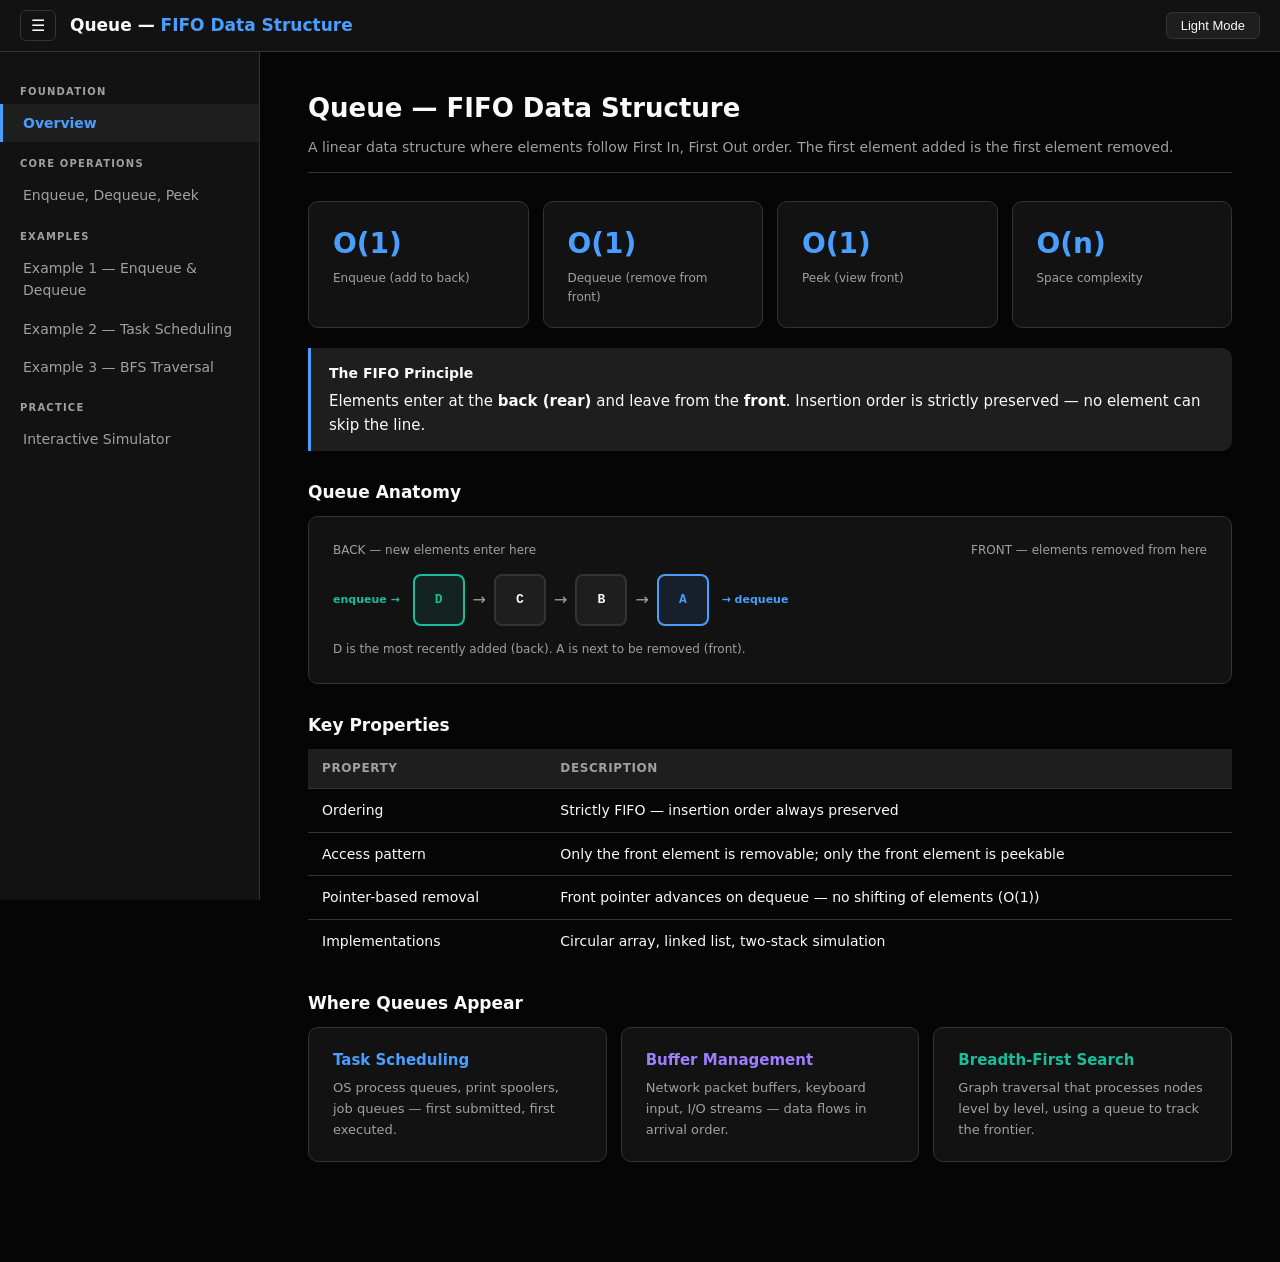
<file: queue-fifo-knowledge.html>
<!DOCTYPE html>
<html lang="en" data-theme="dark">
<head>
<meta charset="UTF-8">
<meta name="viewport" content="width=device-width, initial-scale=1.0">
<title>Queue — FIFO Data Structure</title>
<style>
*, *::before, *::after { box-sizing: border-box; margin: 0; padding: 0; }

:root {
  --font-sans: 'Segoe UI', system-ui, -apple-system, sans-serif;
  --font-mono: 'Cascadia Code', 'Fira Code', monospace;
  --radius: 10px;
  --sidebar-w: 260px;
  --transition: 0.25s ease;
}

[data-theme="dark"] {
  --bg: #050505; --bg2: #121212; --bg3: #1e1e1e;
  --border: #333333; --text: #fafafa; --text-muted: #a0a0a0;
  --accent: #4a9eff; --accent2: #9d7eff; --green: #1abc9c;
  --amber: #f39c12; --red: #e74c3c;
  --tab-active-bg: #4a9eff; --tab-active-text: #050505;
  --chart-grid: rgba(255,255,255,0.04);
}

[data-theme="light"] {
  --bg: #f0f2f8; --bg2: #ffffff; --bg3: #e8ecf4;
  --border: #d0d5e8; --text: #0d1117; --text-muted: #4b5563;
  --accent: #4361ee; --accent2: #7c3aed; --green: #059669;
  --amber: #d97706; --red: #dc2626;
  --tab-active-bg: #4361ee; --tab-active-text: #fff;
  --chart-grid: rgba(0,0,0,0.08);
}

body { font-family: var(--font-sans); background: var(--bg); color: var(--text); font-size: 15px; line-height: 1.6; }

/* Topbar */
#topbar {
  position: fixed; top: 0; left: 0; right: 0; height: 52px;
  background: var(--bg2); border-bottom: 1px solid var(--border);
  display: flex; align-items: center; padding: 0 20px; gap: 14px; z-index: 100;
}
#toggle-sidebar-btn {
  background: none; border: 1px solid var(--border); color: var(--text);
  border-radius: 6px; padding: 5px 10px; cursor: pointer; font-size: 16px;
  transition: background var(--transition);
}
#toggle-sidebar-btn:hover { background: var(--bg3); }
#topbar h1 { font-size: 17px; font-weight: 600; flex: 1; }
#topbar h1 span { color: var(--accent); }
#theme-btn {
  background: var(--bg3); border: 1px solid var(--border); color: var(--text);
  border-radius: 6px; padding: 5px 14px; cursor: pointer; font-size: 13px;
  transition: background var(--transition);
}
#theme-btn:hover { background: var(--border); }

/* Sidebar */
#sidebar {
  position: fixed; top: 52px; left: 0; bottom: 0; width: var(--sidebar-w);
  background: var(--bg2); border-right: 1px solid var(--border);
  overflow-y: auto; padding: 18px 0;
  transition: transform var(--transition); z-index: 90;
}
#sidebar.hidden { transform: translateX(-260px); }

.sidebar-label {
  font-size: 10px; font-weight: 700; letter-spacing: 1.2px;
  text-transform: uppercase; color: var(--text-muted); padding: 14px 20px 4px;
}
.nav-link {
  display: block; padding: 8px 20px; color: var(--text-muted); cursor: pointer;
  font-size: 14px; border-left: 3px solid transparent; transition: all var(--transition);
}
.nav-link:hover { color: var(--text); background: var(--bg3); }
.nav-link.active { color: var(--accent); font-weight: 600; border-left-color: var(--accent); background: var(--bg3); }

/* Main */
#main {
  margin-top: 52px; margin-left: var(--sidebar-w);
  padding: 36px 48px 80px; transition: margin-left var(--transition);
}
#main.expanded { margin-left: 0; }

.page { display: none; }
.page.active { display: block; animation: fadeIn 0.25s ease; }
@keyframes fadeIn { from { opacity: 0; transform: translateY(8px); } to { opacity: 1; transform: translateY(0); } }

/* Typography */
h2 { font-size: 26px; font-weight: 700; margin-bottom: 6px; }
h3 { font-size: 17px; font-weight: 600; margin: 28px 0 10px; }
p { margin-bottom: 14px; }
.page-subtitle {
  color: var(--text-muted); font-size: 14px; margin-bottom: 28px;
  border-bottom: 1px solid var(--border); padding-bottom: 14px;
}

/* Cards */
.card { background: var(--bg2); border: 1px solid var(--border); border-radius: var(--radius); padding: 20px 24px; }
.card-row { display: flex; gap: 14px; flex-wrap: wrap; margin-bottom: 20px; }
.card-row .card { flex: 1; min-width: 140px; }
.stat-val { font-size: 28px; font-weight: 700; color: var(--accent); }
.stat-label { font-size: 12px; color: var(--text-muted); margin-top: 2px; }

/* Callout */
.callout {
  border-left: 3px solid var(--accent); background: var(--bg3);
  border-radius: 0 var(--radius) var(--radius) 0; padding: 14px 18px; margin-bottom: 18px;
}
.callout.green { border-left-color: var(--green); }
.callout.amber { border-left-color: var(--amber); }
.callout.red { border-left-color: var(--red); }
.callout-title { font-weight: 600; margin-bottom: 4px; font-size: 14px; }

/* Code blocks */
pre {
  background: var(--bg3); border: 1px solid var(--border); border-radius: var(--radius);
  padding: 18px 22px; overflow-x: auto; font-family: var(--font-mono);
  font-size: 13.5px; line-height: 1.7; margin-bottom: 16px;
}
.kw { color: var(--accent); font-weight: 600; }
.cmt { color: var(--text-muted); font-style: italic; }
.fn { color: var(--accent2); }
.str { color: var(--green); }
.num { color: var(--amber); }

/* Tables */
table { width: 100%; border-collapse: collapse; margin-bottom: 18px; font-size: 14px; }
th {
  background: var(--bg3); color: var(--text-muted); font-size: 12px; font-weight: 600;
  text-transform: uppercase; letter-spacing: 0.6px; padding: 10px 14px;
  text-align: left; border-bottom: 1px solid var(--border);
}
td { padding: 10px 14px; border-bottom: 1px solid var(--border); vertical-align: top; }
tr:last-child td { border-bottom: none; }
tr:hover td { background: var(--bg3); }
code { font-family: var(--font-mono); font-size: 12.5px; background: var(--bg3); border: 1px solid var(--border); border-radius: 4px; padding: 1px 6px; }

.badge { display: inline-block; padding: 2px 8px; border-radius: 4px; font-size: 11px; font-weight: 600; }
.badge-green { background: rgba(26,188,156,0.15); color: var(--green); }
.badge-accent { background: rgba(74,158,255,0.15); color: var(--accent); }
.badge-amber { background: rgba(243,156,18,0.15); color: var(--amber); }
.badge-red { background: rgba(231,76,60,0.15); color: var(--red); }

/* Queue display */
.queue-wrap {
  background: var(--bg2); border: 1px solid var(--border);
  border-radius: var(--radius); padding: 24px; margin-bottom: 18px;
}
.queue-display {
  display: flex; align-items: center; min-height: 60px;
  flex-wrap: wrap; gap: 4px; margin: 10px 0;
}
.q-item {
  display: flex; align-items: center; justify-content: center;
  min-width: 52px; height: 52px; padding: 0 8px;
  background: var(--bg3); border: 2px solid var(--border);
  border-radius: 8px; font-family: var(--font-mono); font-size: 13px; font-weight: 600;
  transition: all 0.3s ease;
}
.q-item.front { border-color: var(--accent); background: rgba(74,158,255,0.1); color: var(--accent); }
.q-item.new-item { border-color: var(--green); background: rgba(26,188,156,0.1); color: var(--green); }
.q-item.removing { border-color: var(--red); background: rgba(231,76,60,0.1); color: var(--red); opacity: 0.5; }
.q-arrow { color: var(--text-muted); font-size: 16px; padding: 0 4px; }
.q-empty { color: var(--text-muted); font-style: italic; font-size: 14px; padding: 10px 0; }
.q-end-label { font-size: 11px; color: var(--text-muted); font-weight: 600; white-space: nowrap; }

/* Step controls */
.step-desc {
  background: var(--bg3); border: 1px solid var(--border); border-radius: var(--radius);
  padding: 14px 18px; font-size: 14px; margin-top: 12px; min-height: 52px; line-height: 1.6;
}
.step-desc .op {
  font-family: var(--font-mono); background: var(--bg2); border: 1px solid var(--border);
  border-radius: 4px; padding: 1px 7px; font-size: 13px; color: var(--accent);
}
.step-controls { display: flex; gap: 10px; align-items: center; margin-top: 12px; }
.step-btn {
  background: var(--bg3); border: 1px solid var(--border); color: var(--text);
  border-radius: 8px; padding: 8px 18px; cursor: pointer; font-size: 13px;
  transition: all var(--transition);
}
.step-btn:hover:not(:disabled) { background: var(--border); }
.step-btn.primary { background: var(--accent); color: #fff; border-color: var(--accent); }
.step-btn.primary:hover:not(:disabled) { opacity: 0.85; }
.step-btn:disabled { opacity: 0.3; cursor: not-allowed; }
.step-counter { font-size: 13px; color: var(--text-muted); }

/* Simulator */
.sim-controls { display: flex; gap: 10px; flex-wrap: wrap; margin-bottom: 16px; }
.sim-input {
  background: var(--bg3); border: 1px solid var(--border); color: var(--text);
  border-radius: 8px; padding: 8px 14px; font-size: 14px;
  font-family: var(--font-mono); width: 140px; outline: none;
}
.sim-input:focus { border-color: var(--accent); }
.sim-btn {
  border: 1px solid var(--border); border-radius: 8px; padding: 8px 18px;
  cursor: pointer; font-size: 13px; font-weight: 600; transition: all var(--transition);
}
.sim-btn.enqueue { background: rgba(26,188,156,0.15); color: var(--green); border-color: var(--green); }
.sim-btn.enqueue:hover { background: rgba(26,188,156,0.3); }
.sim-btn.dequeue { background: rgba(231,76,60,0.15); color: var(--red); border-color: var(--red); }
.sim-btn.dequeue:hover { background: rgba(231,76,60,0.3); }
.sim-btn.peek-btn { background: rgba(74,158,255,0.15); color: var(--accent); border-color: var(--accent); }
.sim-btn.peek-btn:hover { background: rgba(74,158,255,0.3); }
.sim-btn.reset { background: var(--bg3); color: var(--text-muted); }
.sim-btn.reset:hover { background: var(--border); }
.sim-log {
  background: var(--bg3); border: 1px solid var(--border); border-radius: var(--radius);
  padding: 14px 18px; font-family: var(--font-mono); font-size: 13px;
  min-height: 80px; max-height: 180px; overflow-y: auto; color: var(--text-muted);
}
.log-entry { margin-bottom: 4px; }
.log-op { color: var(--accent); font-weight: 600; }
.log-ok { color: var(--green); }
.log-err { color: var(--red); }
.log-info { color: var(--amber); }

/* BFS graph */
.graph-wrap {
  background: var(--bg2); border: 1px solid var(--border);
  border-radius: var(--radius); padding: 20px; margin-bottom: 16px;
}

/* Progress bars */
.progress-wrap { margin-bottom: 14px; }
.progress-label { display: flex; justify-content: space-between; font-size: 13px; margin-bottom: 5px; color: var(--text-muted); }
.progress-bar { height: 7px; background: var(--bg3); border-radius: 4px; overflow: hidden; }
.progress-fill { height: 100%; border-radius: 4px; background: linear-gradient(90deg, var(--accent), var(--accent2)); transition: width 0.6s ease; }

/* Legend */
.legend { display: flex; gap: 18px; flex-wrap: wrap; margin-bottom: 14px; font-size: 13px; }
.legend-item { display: flex; align-items: center; gap: 7px; color: var(--text-muted); }
.legend-dot { width: 14px; height: 14px; border-radius: 50%; border: 2px solid; }

@media (max-width: 700px) {
  #sidebar { transform: translateX(-260px); }
  #sidebar.visible { transform: translateX(0); }
  #main { margin-left: 0; padding: 24px 18px 60px; }
}
</style>
</head>
<body>

<div id="topbar">
  <button id="toggle-sidebar-btn" onclick="toggleSidebar()">&#9776;</button>
  <h1>Queue &mdash; <span>FIFO Data Structure</span></h1>
  <button id="theme-btn" onclick="toggleTheme()">Light Mode</button>
</div>

<nav id="sidebar">
  <div class="sidebar-label">Foundation</div>
  <span class="nav-link active" onclick="showPage('overview')">Overview</span>

  <div class="sidebar-label">Core Operations</div>
  <span class="nav-link" onclick="showPage('operations')">Enqueue, Dequeue, Peek</span>

  <div class="sidebar-label">Examples</div>
  <span class="nav-link" onclick="showPage('ex1')">Example 1 &mdash; Enqueue &amp; Dequeue</span>
  <span class="nav-link" onclick="showPage('ex2')">Example 2 &mdash; Task Scheduling</span>
  <span class="nav-link" onclick="showPage('ex3')">Example 3 &mdash; BFS Traversal</span>

  <div class="sidebar-label">Practice</div>
  <span class="nav-link" onclick="showPage('simulator')">Interactive Simulator</span>
</nav>

<main id="main">

  <!-- OVERVIEW -->
  <div class="page active" id="page-overview">
    <h2>Queue &mdash; FIFO Data Structure</h2>
    <p class="page-subtitle">A linear data structure where elements follow First In, First Out order. The first element added is the first element removed.</p>

    <div class="card-row">
      <div class="card"><div class="stat-val">O(1)</div><div class="stat-label">Enqueue (add to back)</div></div>
      <div class="card"><div class="stat-val">O(1)</div><div class="stat-label">Dequeue (remove from front)</div></div>
      <div class="card"><div class="stat-val">O(1)</div><div class="stat-label">Peek (view front)</div></div>
      <div class="card"><div class="stat-val">O(n)</div><div class="stat-label">Space complexity</div></div>
    </div>

    <div class="callout">
      <div class="callout-title">The FIFO Principle</div>
      Elements enter at the <strong>back (rear)</strong> and leave from the <strong>front</strong>. Insertion order is strictly preserved &mdash; no element can skip the line.
    </div>

    <h3>Queue Anatomy</h3>
    <div class="queue-wrap">
      <div style="display:flex; justify-content:space-between; font-size:12px; color:var(--text-muted); margin-bottom:10px;">
        <span>BACK &mdash; new elements enter here</span>
        <span>FRONT &mdash; elements removed from here</span>
      </div>
      <div class="queue-display">
        <span class="q-end-label" style="color:var(--green)">enqueue &rarr;</span>
        &nbsp;
        <div class="q-item new-item">D</div>
        <div class="q-arrow">&#8594;</div>
        <div class="q-item">C</div>
        <div class="q-arrow">&#8594;</div>
        <div class="q-item">B</div>
        <div class="q-arrow">&#8594;</div>
        <div class="q-item front">A</div>
        &nbsp;
        <span class="q-end-label" style="color:var(--accent)">&rarr; dequeue</span>
      </div>
      <div style="font-size:12px; color:var(--text-muted); margin-top:6px;">
        D is the most recently added (back). A is next to be removed (front).
      </div>
    </div>

    <h3>Key Properties</h3>
    <table>
      <thead><tr><th>Property</th><th>Description</th></tr></thead>
      <tbody>
        <tr><td>Ordering</td><td>Strictly FIFO &mdash; insertion order always preserved</td></tr>
        <tr><td>Access pattern</td><td>Only the front element is removable; only the front element is peekable</td></tr>
        <tr><td>Pointer-based removal</td><td>Front pointer advances on dequeue &mdash; no shifting of elements (O(1))</td></tr>
        <tr><td>Implementations</td><td>Circular array, linked list, two-stack simulation</td></tr>
      </tbody>
    </table>

    <h3>Where Queues Appear</h3>
    <div class="card-row">
      <div class="card">
        <div style="font-weight:600; margin-bottom:6px; color:var(--accent)">Task Scheduling</div>
        <div style="font-size:13px; color:var(--text-muted)">OS process queues, print spoolers, job queues &mdash; first submitted, first executed.</div>
      </div>
      <div class="card">
        <div style="font-weight:600; margin-bottom:6px; color:var(--accent2)">Buffer Management</div>
        <div style="font-size:13px; color:var(--text-muted)">Network packet buffers, keyboard input, I/O streams &mdash; data flows in arrival order.</div>
      </div>
      <div class="card">
        <div style="font-weight:600; margin-bottom:6px; color:var(--green)">Breadth-First Search</div>
        <div style="font-size:13px; color:var(--text-muted)">Graph traversal that processes nodes level by level, using a queue to track the frontier.</div>
      </div>
    </div>
  </div>

  <!-- CORE OPERATIONS -->
  <div class="page" id="page-operations">
    <h2>Core Operations</h2>
    <p class="page-subtitle">Pseudocode, line-by-line annotation, and complexity analysis for Enqueue, Dequeue, and Peek.</p>

    <h3>Enqueue &mdash; Add to Back</h3>
    <pre><span class="kw">function</span> <span class="fn">enqueue</span>(queue, element):
    <span class="cmt">// Append element to the rear of the queue</span>
    queue.data[queue.back] &larr; element
    queue.back &larr; queue.back + <span class="num">1</span>
    queue.size &larr; queue.size + <span class="num">1</span></pre>

    <table>
      <thead><tr><th>Line</th><th>Action</th><th>Notes</th></tr></thead>
      <tbody>
        <tr><td><code>queue.data[queue.back] &larr; element</code></td><td>Write element at current rear index</td><td>In a circular buffer: use <code>back % capacity</code></td></tr>
        <tr><td><code>queue.back &larr; queue.back + 1</code></td><td>Advance the rear pointer</td><td>Points to the next free slot</td></tr>
        <tr><td><code>queue.size &larr; queue.size + 1</code></td><td>Increment size counter</td><td>Used to detect full / empty conditions</td></tr>
      </tbody>
    </table>
    <table>
      <thead><tr><th>Case</th><th>Time</th><th>Reason</th></tr></thead>
      <tbody>
        <tr><td>Any</td><td><span class="badge badge-green">O(1)</span></td><td>Single write + pointer increment, no traversal</td></tr>
      </tbody>
    </table>

    <h3>Dequeue &mdash; Remove from Front</h3>
    <pre><span class="kw">function</span> <span class="fn">dequeue</span>(queue):
    <span class="kw">if</span> queue.size == <span class="num">0</span>:
        <span class="kw">raise</span> <span class="str">UnderflowError</span>(<span class="str">"Queue is empty"</span>)
    element     &larr; queue.data[queue.front]
    queue.front &larr; queue.front + <span class="num">1</span>
    queue.size  &larr; queue.size  - <span class="num">1</span>
    <span class="kw">return</span> element</pre>

    <table>
      <thead><tr><th>Line</th><th>Action</th><th>Notes</th></tr></thead>
      <tbody>
        <tr><td><code>if queue.size == 0</code></td><td>Guard against underflow</td><td>Must check before accessing data</td></tr>
        <tr><td><code>element &larr; queue.data[queue.front]</code></td><td>Read the front element</td><td>Does not shift the array &mdash; just reads the pointer</td></tr>
        <tr><td><code>queue.front &larr; queue.front + 1</code></td><td>Advance the front pointer</td><td>Element is logically removed; no actual deletion</td></tr>
        <tr><td><code>return element</code></td><td>Return the removed value</td><td></td></tr>
      </tbody>
    </table>
    <table>
      <thead><tr><th>Case</th><th>Time</th><th>Reason</th></tr></thead>
      <tbody>
        <tr><td>Non-empty</td><td><span class="badge badge-green">O(1)</span></td><td>Single read + pointer increment, no shifting</td></tr>
        <tr><td>Empty queue</td><td><span class="badge badge-red">Error</span></td><td>Raises UnderflowError immediately</td></tr>
      </tbody>
    </table>

    <div class="callout amber">
      <div class="callout-title">Why not O(n)?</div>
      A naive array implementation would shift all elements left on dequeue, giving O(n). The pointer approach avoids this: the front pointer simply advances, and the slot is logically vacated. A circular buffer reuses those slots so memory is not wasted.
    </div>

    <h3>Peek / Front &mdash; View Without Removing</h3>
    <pre><span class="kw">function</span> <span class="fn">peek</span>(queue):
    <span class="kw">if</span> queue.size == <span class="num">0</span>:
        <span class="kw">raise</span> <span class="str">UnderflowError</span>(<span class="str">"Queue is empty"</span>)
    <span class="kw">return</span> queue.data[queue.front]  <span class="cmt">// front pointer NOT modified</span></pre>

    <table>
      <thead><tr><th>Line</th><th>Action</th><th>Notes</th></tr></thead>
      <tbody>
        <tr><td><code>if queue.size == 0</code></td><td>Guard against underflow</td><td>Identical check to dequeue</td></tr>
        <tr><td><code>return queue.data[queue.front]</code></td><td>Read front element</td><td>No pointer is modified &mdash; queue state unchanged</td></tr>
      </tbody>
    </table>
    <table>
      <thead><tr><th>Case</th><th>Time</th><th>Key difference from Dequeue</th></tr></thead>
      <tbody>
        <tr><td>Non-empty</td><td><span class="badge badge-green">O(1)</span></td><td>Read only &mdash; <code>front</code> pointer is NOT advanced</td></tr>
      </tbody>
    </table>

    <h3>Operation Summary</h3>
    <table>
      <thead><tr><th>Operation</th><th>Modifies Queue</th><th>Time</th><th>Error Condition</th></tr></thead>
      <tbody>
        <tr><td><code>enqueue(x)</code></td><td><span class="badge badge-green">Yes</span></td><td>O(1)</td><td>Queue full (bounded only)</td></tr>
        <tr><td><code>dequeue()</code></td><td><span class="badge badge-green">Yes</span></td><td>O(1)</td><td>Empty &rarr; UnderflowError</td></tr>
        <tr><td><code>peek()</code></td><td><span class="badge badge-red">No</span></td><td>O(1)</td><td>Empty &rarr; UnderflowError</td></tr>
        <tr><td><code>size()</code></td><td><span class="badge badge-red">No</span></td><td>O(1)</td><td>&mdash;</td></tr>
        <tr><td><code>isEmpty()</code></td><td><span class="badge badge-red">No</span></td><td>O(1)</td><td>&mdash;</td></tr>
      </tbody>
    </table>
  </div>

  <!-- EXAMPLE 1 -->
  <div class="page" id="page-ex1">
    <h2>Example 1 &mdash; Enqueue &amp; Dequeue</h2>
    <p class="page-subtitle">Step through a sequence of enqueue and dequeue operations, tracking the full queue state at each step.</p>

    <div class="callout">
      <div class="callout-title">Operation Sequence</div>
      enqueue(10) &rarr; enqueue(20) &rarr; enqueue(30) &rarr; dequeue() &rarr; dequeue() &rarr; enqueue(40) &rarr; dequeue()
    </div>

    <div class="queue-wrap">
      <div style="display:flex; justify-content:space-between; margin-bottom:4px;">
        <span style="font-size:12px; color:var(--text-muted); font-weight:600;">QUEUE STATE (back &rarr; ... &rarr; front)</span>
        <span id="ex1-size-label" style="font-size:12px; color:var(--text-muted);">Size: 0</span>
      </div>
      <div id="ex1-queue" class="queue-display">
        <div class="q-empty">Queue is empty</div>
      </div>
      <div style="font-size:11px; color:var(--text-muted); margin-top:6px;">
        <span style="color:var(--green)">Green</span> = newly added &nbsp;|&nbsp;
        <span style="color:var(--accent)">Blue</span> = front (next to dequeue)
      </div>
    </div>

    <div class="step-desc" id="ex1-desc">Press <strong>Next Step</strong> to begin the walkthrough.</div>

    <div class="step-controls">
      <button class="step-btn" onclick="ex1Prev()" id="ex1-prev-btn" disabled>Prev</button>
      <button class="step-btn primary" onclick="ex1Next()" id="ex1-next-btn">Next Step</button>
      <span class="step-counter" id="ex1-counter">Step 0 / 7</span>
    </div>
  </div>

  <!-- EXAMPLE 2 -->
  <div class="page" id="page-ex2">
    <h2>Example 2 &mdash; Task Scheduling</h2>
    <p class="page-subtitle">A CPU scheduler receives jobs in arrival order and processes them strictly FIFO, regardless of job size.</p>

    <div class="callout green">
      <div class="callout-title">Scenario</div>
      Three tasks arrive in order: Print, Compile, Backup. Each is submitted to the scheduler queue and executed in the order submitted.
    </div>

    <div class="queue-wrap">
      <div style="display:flex; justify-content:space-between; margin-bottom:4px;">
        <span style="font-size:12px; color:var(--text-muted); font-weight:600;">SCHEDULER QUEUE (back &rarr; front)</span>
        <span id="ex2-executing" style="font-size:12px; color:var(--amber); font-weight:600;"></span>
      </div>
      <div id="ex2-queue" class="queue-display">
        <div class="q-empty">Scheduler queue is empty</div>
      </div>
    </div>

    <div class="step-desc" id="ex2-desc">Press <strong>Next Step</strong> to submit the first task.</div>

    <div class="step-controls">
      <button class="step-btn" onclick="ex2Prev()" id="ex2-prev-btn" disabled>Prev</button>
      <button class="step-btn primary" onclick="ex2Next()" id="ex2-next-btn">Next Step</button>
      <span class="step-counter" id="ex2-counter">Step 0 / 7</span>
    </div>

    <h3>Execution Log</h3>
    <table>
      <thead><tr><th>Step</th><th>Event</th><th>Queue (back &rarr; front)</th><th>Result</th></tr></thead>
      <tbody>
        <tr><td>0</td><td>Initial state</td><td>[ ]</td><td>Empty</td></tr>
        <tr><td>1</td><td>Submit Print</td><td>[Print]</td><td>Queued</td></tr>
        <tr><td>2</td><td>Submit Compile</td><td>[Compile, Print]</td><td>Queued</td></tr>
        <tr><td>3</td><td>Submit Backup</td><td>[Backup, Compile, Print]</td><td>Queued</td></tr>
        <tr><td>4</td><td>CPU executes next</td><td>[Backup, Compile]</td><td>Print executed</td></tr>
        <tr><td>5</td><td>CPU executes next</td><td>[Backup]</td><td>Compile executed</td></tr>
        <tr><td>6</td><td>Submit Deploy</td><td>[Deploy, Backup]</td><td>Queued</td></tr>
        <tr><td>7</td><td>CPU executes next</td><td>[Deploy]</td><td>Backup executed</td></tr>
      </tbody>
    </table>
  </div>

  <!-- EXAMPLE 3 -->
  <div class="page" id="page-ex3">
    <h2>Example 3 &mdash; BFS Traversal</h2>
    <p class="page-subtitle">Breadth-First Search uses a queue to explore a graph level by level, guaranteeing shortest-path order in unweighted graphs.</p>

    <div class="callout">
      <div class="callout-title">Graph Structure</div>
      Starting from A: A &rarr; B, C &nbsp;|&nbsp; B &rarr; D, E &nbsp;|&nbsp; C &rarr; F
    </div>

    <h3>BFS Pseudocode</h3>
    <pre><span class="kw">function</span> <span class="fn">bfs</span>(graph, start):
    visited &larr; <span class="fn">Set</span>()
    queue   &larr; <span class="fn">Queue</span>()

    <span class="fn">enqueue</span>(queue, start)
    visited.<span class="fn">add</span>(start)

    <span class="kw">while</span> queue <span class="kw">is not</span> empty:
        node &larr; <span class="fn">dequeue</span>(queue)
        <span class="fn">process</span>(node)                    <span class="cmt">// visit the node</span>

        <span class="kw">for each</span> neighbor <span class="kw">in</span> graph[node]:
            <span class="kw">if</span> neighbor <span class="kw">not in</span> visited:
                visited.<span class="fn">add</span>(neighbor)
                <span class="fn">enqueue</span>(queue, neighbor)</pre>

    <div class="legend">
      <div class="legend-item"><div class="legend-dot" style="border-color:var(--amber); background:rgba(243,156,18,0.2)"></div>Currently processing</div>
      <div class="legend-item"><div class="legend-dot" style="border-color:var(--accent); background:rgba(74,158,255,0.1)"></div>In queue</div>
      <div class="legend-item"><div class="legend-dot" style="border-color:var(--green); background:rgba(26,188,156,0.2)"></div>Visited</div>
      <div class="legend-item"><div class="legend-dot" style="border-color:var(--border); background:var(--bg3)"></div>Not yet reached</div>
    </div>

    <div class="graph-wrap">
      <svg id="bfs-svg" viewBox="0 0 520 190" style="width:100%; height:auto;">
        <!-- Edges -->
        <line id="edge-AB" x1="100" y1="95" x2="230" y2="52" stroke="#333" stroke-width="2"/>
        <line id="edge-AC" x1="100" y1="95" x2="230" y2="138" stroke="#333" stroke-width="2"/>
        <line id="edge-BD" x1="250" y1="52" x2="380" y2="28" stroke="#333" stroke-width="2"/>
        <line id="edge-BE" x1="250" y1="52" x2="380" y2="76" stroke="#333" stroke-width="2"/>
        <line id="edge-CF" x1="250" y1="138" x2="380" y2="155" stroke="#333" stroke-width="2"/>
        <!-- Node A -->
        <circle id="bfsn-A-c" cx="100" cy="95" r="24" fill="#1e1e1e" stroke="#555" stroke-width="2"/>
        <text id="bfsn-A-t" x="100" y="100" text-anchor="middle" font-family="monospace" font-size="15" font-weight="bold" fill="#fafafa">A</text>
        <!-- Node B -->
        <circle id="bfsn-B-c" cx="250" cy="52" r="24" fill="#1e1e1e" stroke="#555" stroke-width="2"/>
        <text id="bfsn-B-t" x="250" y="57" text-anchor="middle" font-family="monospace" font-size="15" font-weight="bold" fill="#fafafa">B</text>
        <!-- Node C -->
        <circle id="bfsn-C-c" cx="250" cy="138" r="24" fill="#1e1e1e" stroke="#555" stroke-width="2"/>
        <text id="bfsn-C-t" x="250" y="143" text-anchor="middle" font-family="monospace" font-size="15" font-weight="bold" fill="#fafafa">C</text>
        <!-- Node D -->
        <circle id="bfsn-D-c" cx="390" cy="28" r="24" fill="#1e1e1e" stroke="#555" stroke-width="2"/>
        <text id="bfsn-D-t" x="390" y="33" text-anchor="middle" font-family="monospace" font-size="15" font-weight="bold" fill="#fafafa">D</text>
        <!-- Node E -->
        <circle id="bfsn-E-c" cx="390" cy="76" r="24" fill="#1e1e1e" stroke="#555" stroke-width="2"/>
        <text id="bfsn-E-t" x="390" y="81" text-anchor="middle" font-family="monospace" font-size="15" font-weight="bold" fill="#fafafa">E</text>
        <!-- Node F -->
        <circle id="bfsn-F-c" cx="390" cy="155" r="24" fill="#1e1e1e" stroke="#555" stroke-width="2"/>
        <text id="bfsn-F-t" x="390" y="160" text-anchor="middle" font-family="monospace" font-size="15" font-weight="bold" fill="#fafafa">F</text>
      </svg>
    </div>

    <div class="queue-wrap">
      <div style="font-size:12px; color:var(--text-muted); font-weight:600; margin-bottom:4px;">BFS QUEUE STATE (back &rarr; front)</div>
      <div id="ex3-queue" class="queue-display">
        <div class="q-empty">Queue is empty &mdash; press Next Step to start</div>
      </div>
    </div>

    <div class="step-desc" id="ex3-desc">Press <strong>Next Step</strong> to begin BFS from node A.</div>

    <div class="step-controls">
      <button class="step-btn" onclick="ex3Prev()" id="ex3-prev-btn" disabled>Prev</button>
      <button class="step-btn primary" onclick="ex3Next()" id="ex3-next-btn">Next Step</button>
      <span class="step-counter" id="ex3-counter">Step 0 / 7</span>
    </div>
  </div>

  <!-- SIMULATOR -->
  <div class="page" id="page-simulator">
    <h2>Interactive Simulator</h2>
    <p class="page-subtitle">Build and manipulate a queue manually. Observe how each operation changes queue state in real time.</p>

    <div class="sim-controls">
      <input class="sim-input" id="sim-input" type="text" placeholder="Enter value..." maxlength="8"/>
      <button class="sim-btn enqueue" onclick="simEnqueue()">Enqueue</button>
      <button class="sim-btn dequeue" onclick="simDequeue()">Dequeue</button>
      <button class="sim-btn peek-btn" onclick="simPeek()">Peek</button>
      <button class="sim-btn reset" onclick="simReset()">Reset</button>
    </div>

    <div class="queue-wrap">
      <div style="display:flex; justify-content:space-between; margin-bottom:4px;">
        <span style="font-size:12px; color:var(--text-muted); font-weight:600;">QUEUE STATE (back &rarr; front)</span>
        <span id="sim-size-label" style="font-size:12px; color:var(--text-muted);">Size: 0</span>
      </div>
      <div id="sim-queue" class="queue-display">
        <div class="q-empty">Queue is empty &mdash; enqueue an element to begin</div>
      </div>
      <div style="font-size:11px; color:var(--text-muted); margin-top:8px;">
        <span style="color:var(--green)">Green</span> = newly added &nbsp;|&nbsp;
        <span style="color:var(--accent)">Blue</span> = front (next to dequeue)
      </div>
    </div>

    <div class="sim-log" id="sim-log">
      <span style="color:var(--text-muted); font-style:italic;">Operation log appears here...</span>
    </div>

    <h3>Queue Properties</h3>
    <table>
      <thead><tr><th>Property</th><th>Size</th><th>Front element</th><th>Back element</th><th>Empty?</th></tr></thead>
      <tbody>
        <tr>
          <td>Current value</td>
          <td id="sim-val-size">0</td>
          <td id="sim-val-front">&mdash;</td>
          <td id="sim-val-back">&mdash;</td>
          <td id="sim-val-empty">Yes</td>
        </tr>
      </tbody>
    </table>

    <div class="callout" style="margin-top:24px;">
      <div class="callout-title">Keyboard shortcut</div>
      Press <strong>Enter</strong> in the input field to enqueue quickly.
    </div>
  </div>

</main>

<script>
// ─── Theme ─────────────────────────────────────────────────────────────────
function toggleTheme() {
  const html = document.documentElement;
  const isDark = html.getAttribute('data-theme') === 'dark';
  html.setAttribute('data-theme', isDark ? 'light' : 'dark');
  document.getElementById('theme-btn').textContent = isDark ? 'Dark Mode' : 'Light Mode';
  updateBfsSvgColors();
}

// ─── Sidebar ────────────────────────────────────────────────────────────────
function toggleSidebar() {
  const sb = document.getElementById('sidebar');
  const main = document.getElementById('main');
  if (window.innerWidth <= 700) {
    sb.classList.toggle('visible');
  } else {
    sb.classList.toggle('hidden');
    main.classList.toggle('expanded');
  }
}

// ─── Navigation ─────────────────────────────────────────────────────────────
function showPage(id) {
  document.querySelectorAll('.page').forEach(p => p.classList.remove('active'));
  document.querySelectorAll('.nav-link').forEach(l => l.classList.remove('active'));
  const page = document.getElementById('page-' + id);
  if (page) page.classList.add('active');
  document.querySelectorAll('.nav-link').forEach(l => {
    if ((l.getAttribute('onclick') || '').includes("'" + id + "'")) l.classList.add('active');
  });
  window.scrollTo(0, 0);
  if (id === 'ex3') { updateBfsSvgColors(); }
}

// ─── Queue render helper ────────────────────────────────────────────────────
// items = [{val, cls}], back is index 0, front is last index
function renderQueueEl(containerId, items) {
  const el = document.getElementById(containerId);
  if (!el) return;
  if (!items || items.length === 0) {
    el.innerHTML = '<div class="q-empty">Queue is empty</div>';
    return;
  }
  let html = '';
  for (let i = 0; i < items.length; i++) {
    const cls = 'q-item' + (items[i].cls ? ' ' + items[i].cls : '');
    html += `<div class="${cls}">${items[i].val}</div>`;
    if (i < items.length - 1) html += '<div class="q-arrow">&#8594;</div>';
  }
  el.innerHTML = html;
}

function makeItems(arr, newBack) {
  // arr[0] = back, arr[last] = front
  return arr.map((v, i) => ({
    val: v,
    cls: i === arr.length - 1 ? 'front' : (i === 0 && newBack ? 'new-item' : '')
  }));
}

// ─── Example 1 — Enqueue & Dequeue ─────────────────────────────────────────
const ex1Steps = [
  { arr: [],                  newBack: false, desc: 'Initial state: queue is <strong>empty</strong>. front=0, back=0, size=0.' },
  { arr: ['10'],              newBack: true,  desc: '<span class="op">enqueue(10)</span> — 10 written at index back=0. back advances to 1. size=1.' },
  { arr: ['20','10'],         newBack: true,  desc: '<span class="op">enqueue(20)</span> — 20 written at back=1. back advances to 2. size=2. 10 is still at front.' },
  { arr: ['30','20','10'],    newBack: true,  desc: '<span class="op">enqueue(30)</span> — 30 written at back=2. back advances to 3. size=3.' },
  { arr: ['30','20'],         newBack: false, desc: '<span class="op">dequeue()</span> &rarr; front element is <strong>10</strong>. front pointer advances 0&rarr;1. size=2. Returns 10.' },
  { arr: ['30'],              newBack: false, desc: '<span class="op">dequeue()</span> &rarr; front element is <strong>20</strong>. front pointer advances 1&rarr;2. size=1. Returns 20.' },
  { arr: ['40','30'],         newBack: true,  desc: '<span class="op">enqueue(40)</span> — 40 enters at back. 30 is still at front. size=2.' },
  { arr: ['40'],              newBack: false, desc: '<span class="op">dequeue()</span> &rarr; front element is <strong>30</strong>. Removed. size=1. Only 40 remains, now at front.' }
];

let ex1Step = 0;

function renderEx1() {
  const s = ex1Steps[ex1Step];
  renderQueueEl('ex1-queue', makeItems(s.arr, s.newBack));
  const sizeEl = document.getElementById('ex1-size-label');
  if (sizeEl) sizeEl.textContent = 'Size: ' + s.arr.length;
  document.getElementById('ex1-desc').innerHTML = s.desc;
  document.getElementById('ex1-counter').textContent = `Step ${ex1Step} / ${ex1Steps.length - 1}`;
  document.getElementById('ex1-prev-btn').disabled = ex1Step === 0;
  document.getElementById('ex1-next-btn').disabled = ex1Step === ex1Steps.length - 1;
}

function ex1Next() { if (ex1Step < ex1Steps.length - 1) { ex1Step++; renderEx1(); } }
function ex1Prev() { if (ex1Step > 0) { ex1Step--; renderEx1(); } }

// ─── Example 2 — Task Scheduling ───────────────────────────────────────────
const ex2Steps = [
  { arr: [],                            newBack: false, exec: '', desc: 'Scheduler queue is <strong>empty</strong>. No tasks submitted yet.' },
  { arr: ['Print'],                     newBack: true,  exec: '', desc: '<span class="op">enqueue("Print")</span> — Print task submitted. Queue: [Print]. Front = Print.' },
  { arr: ['Compile','Print'],           newBack: true,  exec: '', desc: '<span class="op">enqueue("Compile")</span> — Compile arrives. Queue: [Compile, Print]. Print is still at front.' },
  { arr: ['Backup','Compile','Print'],  newBack: true,  exec: '', desc: '<span class="op">enqueue("Backup")</span> — Backup arrives. Three tasks waiting. Print is still first in line.' },
  { arr: ['Backup','Compile'],          newBack: false, exec: 'Executing: Print', desc: '<span class="op">dequeue()</span> &rarr; CPU picks <strong>Print</strong> (front). Print executes. Queue: [Backup, Compile].' },
  { arr: ['Backup'],                    newBack: false, exec: 'Executing: Compile', desc: '<span class="op">dequeue()</span> &rarr; CPU picks <strong>Compile</strong> (front). Compile executes. Queue: [Backup].' },
  { arr: ['Deploy','Backup'],           newBack: true,  exec: '', desc: '<span class="op">enqueue("Deploy")</span> — Deploy arrives while Backup is still queued. Queue: [Deploy, Backup].' },
  { arr: ['Deploy'],                    newBack: false, exec: 'Executing: Backup', desc: '<span class="op">dequeue()</span> &rarr; CPU picks <strong>Backup</strong> (front). Backup executes. Deploy is next.' }
];

let ex2Step = 0;

function renderEx2() {
  const s = ex2Steps[ex2Step];
  renderQueueEl('ex2-queue', makeItems(s.arr, s.newBack));
  document.getElementById('ex2-executing').textContent = s.exec;
  document.getElementById('ex2-desc').innerHTML = s.desc;
  document.getElementById('ex2-counter').textContent = `Step ${ex2Step} / ${ex2Steps.length - 1}`;
  document.getElementById('ex2-prev-btn').disabled = ex2Step === 0;
  document.getElementById('ex2-next-btn').disabled = ex2Step === ex2Steps.length - 1;
}

function ex2Next() { if (ex2Step < ex2Steps.length - 1) { ex2Step++; renderEx2(); } }
function ex2Prev() { if (ex2Step > 0) { ex2Step--; renderEx2(); } }

// ─── Example 3 — BFS ───────────────────────────────────────────────────────
const bfsSteps = [
  { queue: [],          visited: [],                     current: null, desc: 'Start: queue is empty. BFS will begin from node <strong>A</strong>.' },
  { queue: ['A'],       visited: [],                     current: null, desc: '<span class="op">enqueue(A)</span> — A is the start node. Marked visited and added to queue. Queue: [A].' },
  { queue: ['B','C'],   visited: ['A'],                  current: 'A',  desc: '<span class="op">dequeue()</span> &rarr; Process <strong>A</strong>. Neighbors B, C are unvisited &mdash; enqueue both. Queue: [B, C].' },
  { queue: ['C','D','E'], visited: ['A','B'],            current: 'B',  desc: '<span class="op">dequeue()</span> &rarr; Process <strong>B</strong>. Neighbors D, E are unvisited &mdash; enqueue both. Queue: [C, D, E].' },
  { queue: ['D','E','F'], visited: ['A','B','C'],        current: 'C',  desc: '<span class="op">dequeue()</span> &rarr; Process <strong>C</strong>. Neighbor F is unvisited &mdash; enqueue F. Queue: [D, E, F].' },
  { queue: ['E','F'],   visited: ['A','B','C','D'],      current: 'D',  desc: '<span class="op">dequeue()</span> &rarr; Process <strong>D</strong>. No unvisited neighbors. Queue: [E, F].' },
  { queue: ['F'],       visited: ['A','B','C','D','E'],  current: 'E',  desc: '<span class="op">dequeue()</span> &rarr; Process <strong>E</strong>. No unvisited neighbors. Queue: [F].' },
  { queue: [],          visited: ['A','B','C','D','E','F'], current: 'F', desc: '<span class="op">dequeue()</span> &rarr; Process <strong>F</strong>. No unvisited neighbors. Queue empty &mdash; BFS complete. Visit order: A, B, C, D, E, F.' }
];

let ex3Step = 0;
const BFS_NODES = ['A','B','C','D','E','F'];

function updateBfsSvgColors() {
  const s = bfsSteps[ex3Step] || bfsSteps[0];
  const isDark = document.documentElement.getAttribute('data-theme') === 'dark';

  const styles = {
    default:  { fill: isDark ? '#1e1e1e' : '#e8ecf4', stroke: isDark ? '#555' : '#aab0c8', text: isDark ? '#fafafa' : '#0d1117' },
    current:  { fill: isDark ? 'rgba(243,156,18,0.2)' : 'rgba(217,119,6,0.12)', stroke: isDark ? '#f39c12' : '#d97706', text: isDark ? '#f39c12' : '#d97706' },
    visited:  { fill: isDark ? 'rgba(26,188,156,0.2)' : 'rgba(5,150,105,0.12)', stroke: isDark ? '#1abc9c' : '#059669', text: isDark ? '#1abc9c' : '#059669' },
    queued:   { fill: isDark ? 'rgba(74,158,255,0.12)' : 'rgba(67,97,238,0.1)', stroke: isDark ? '#4a9eff' : '#4361ee', text: isDark ? '#4a9eff' : '#4361ee' }
  };

  BFS_NODES.forEach(n => {
    const circle = document.getElementById('bfsn-' + n + '-c');
    const txt = document.getElementById('bfsn-' + n + '-t');
    if (!circle || !txt) return;
    let st;
    if (n === s.current) st = styles.current;
    else if (s.visited.includes(n)) st = styles.visited;
    else if (s.queue.includes(n)) st = styles.queued;
    else st = styles.default;
    circle.setAttribute('fill', st.fill);
    circle.setAttribute('stroke', st.stroke);
    txt.setAttribute('fill', st.text);
  });

  // Edge colors
  const edgeColor = isDark ? '#333' : '#d0d5e8';
  ['edge-AB','edge-AC','edge-BD','edge-BE','edge-CF'].forEach(id => {
    const e = document.getElementById(id);
    if (e) e.setAttribute('stroke', edgeColor);
  });
}

function renderEx3() {
  const s = bfsSteps[ex3Step];
  // queue: back=index 0, front=last
  const items = s.queue.map((v, i) => ({ val: v, cls: i === s.queue.length - 1 ? 'front' : '' }));
  renderQueueEl('ex3-queue', items);
  document.getElementById('ex3-desc').innerHTML = s.desc;
  document.getElementById('ex3-counter').textContent = `Step ${ex3Step} / ${bfsSteps.length - 1}`;
  document.getElementById('ex3-prev-btn').disabled = ex3Step === 0;
  document.getElementById('ex3-next-btn').disabled = ex3Step === bfsSteps.length - 1;
  updateBfsSvgColors();
}

function ex3Next() { if (ex3Step < bfsSteps.length - 1) { ex3Step++; renderEx3(); } }
function ex3Prev() { if (ex3Step > 0) { ex3Step--; renderEx3(); } }

// ─── Simulator ──────────────────────────────────────────────────────────────
// simQueue[0] = back, simQueue[last] = front
let simQueue = [];
let simHighlight = null; // index to highlight as new

function simRenderQueue() {
  const items = simQueue.map((v, i) => ({
    val: v,
    cls: i === simQueue.length - 1 ? 'front' : (i === 0 && simHighlight === 'back' ? 'new-item' : '')
  }));
  renderQueueEl('sim-queue', items);

  const size = simQueue.length;
  document.getElementById('sim-size-label').textContent = 'Size: ' + size;
  document.getElementById('sim-val-size').textContent = size;
  document.getElementById('sim-val-front').textContent = size ? simQueue[size - 1] : '—';
  document.getElementById('sim-val-back').textContent = size ? simQueue[0] : '—';
  document.getElementById('sim-val-empty').textContent = size === 0 ? 'Yes' : 'No';
}

function simLog(html) {
  const log = document.getElementById('sim-log');
  const placeholder = log.querySelector('span');
  if (placeholder) placeholder.remove();
  const entry = document.createElement('div');
  entry.className = 'log-entry';
  entry.innerHTML = html;
  log.appendChild(entry);
  log.scrollTop = log.scrollHeight;
}

function simEnqueue() {
  const input = document.getElementById('sim-input');
  const val = input.value.trim();
  if (!val) {
    simLog('<span class="log-op">enqueue</span> <span class="log-err">Error: enter a value first</span>');
    return;
  }
  simQueue.unshift(val); // new element at back (index 0)
  simHighlight = 'back';
  simLog(`<span class="log-op">enqueue(${val})</span> <span class="log-ok">OK</span> &mdash; added to back. size=${simQueue.length}`);
  input.value = '';
  simRenderQueue();
  setTimeout(() => { simHighlight = null; simRenderQueue(); }, 1000);
}

function simDequeue() {
  if (simQueue.length === 0) {
    simLog('<span class="log-op">dequeue()</span> <span class="log-err">UnderflowError: queue is empty</span>');
    return;
  }
  const val = simQueue.pop(); // front = last index
  simHighlight = null;
  simLog(`<span class="log-op">dequeue()</span> <span class="log-ok">&rarr; "${val}"</span> removed from front. size=${simQueue.length}`);
  simRenderQueue();
}

function simPeek() {
  if (simQueue.length === 0) {
    simLog('<span class="log-op">peek()</span> <span class="log-err">UnderflowError: queue is empty</span>');
    return;
  }
  const val = simQueue[simQueue.length - 1];
  simLog(`<span class="log-op">peek()</span> <span class="log-info">&rarr; "${val}"</span> (front, not removed). size=${simQueue.length}`);
}

function simReset() {
  simQueue = [];
  simHighlight = null;
  document.getElementById('sim-log').innerHTML = '<span style="color:var(--text-muted); font-style:italic;">Operation log appears here...</span>';
  simRenderQueue();
}

document.addEventListener('DOMContentLoaded', function() {
  document.getElementById('sim-input').addEventListener('keydown', function(e) {
    if (e.key === 'Enter') simEnqueue();
  });
  simRenderQueue();
  renderEx1();
  renderEx2();
  renderEx3();
});
</script>
</body>
</html>
</file>
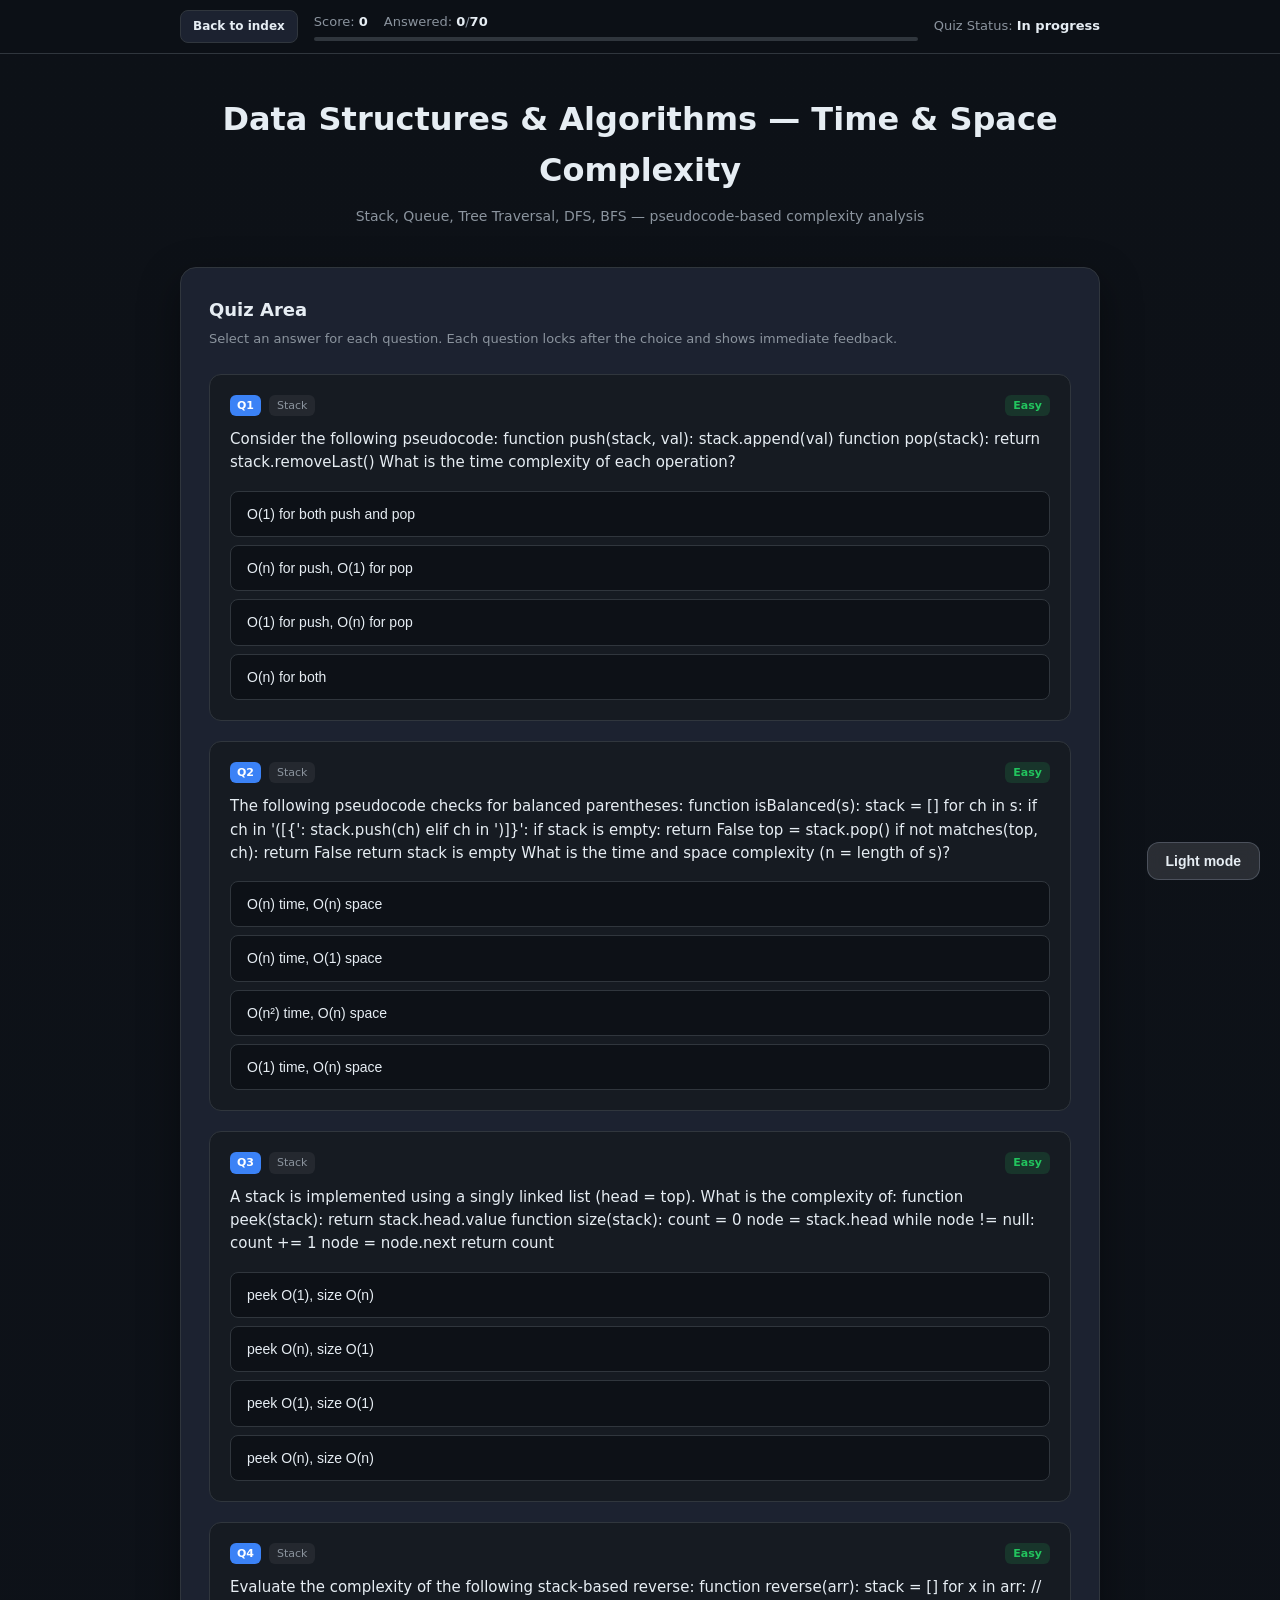
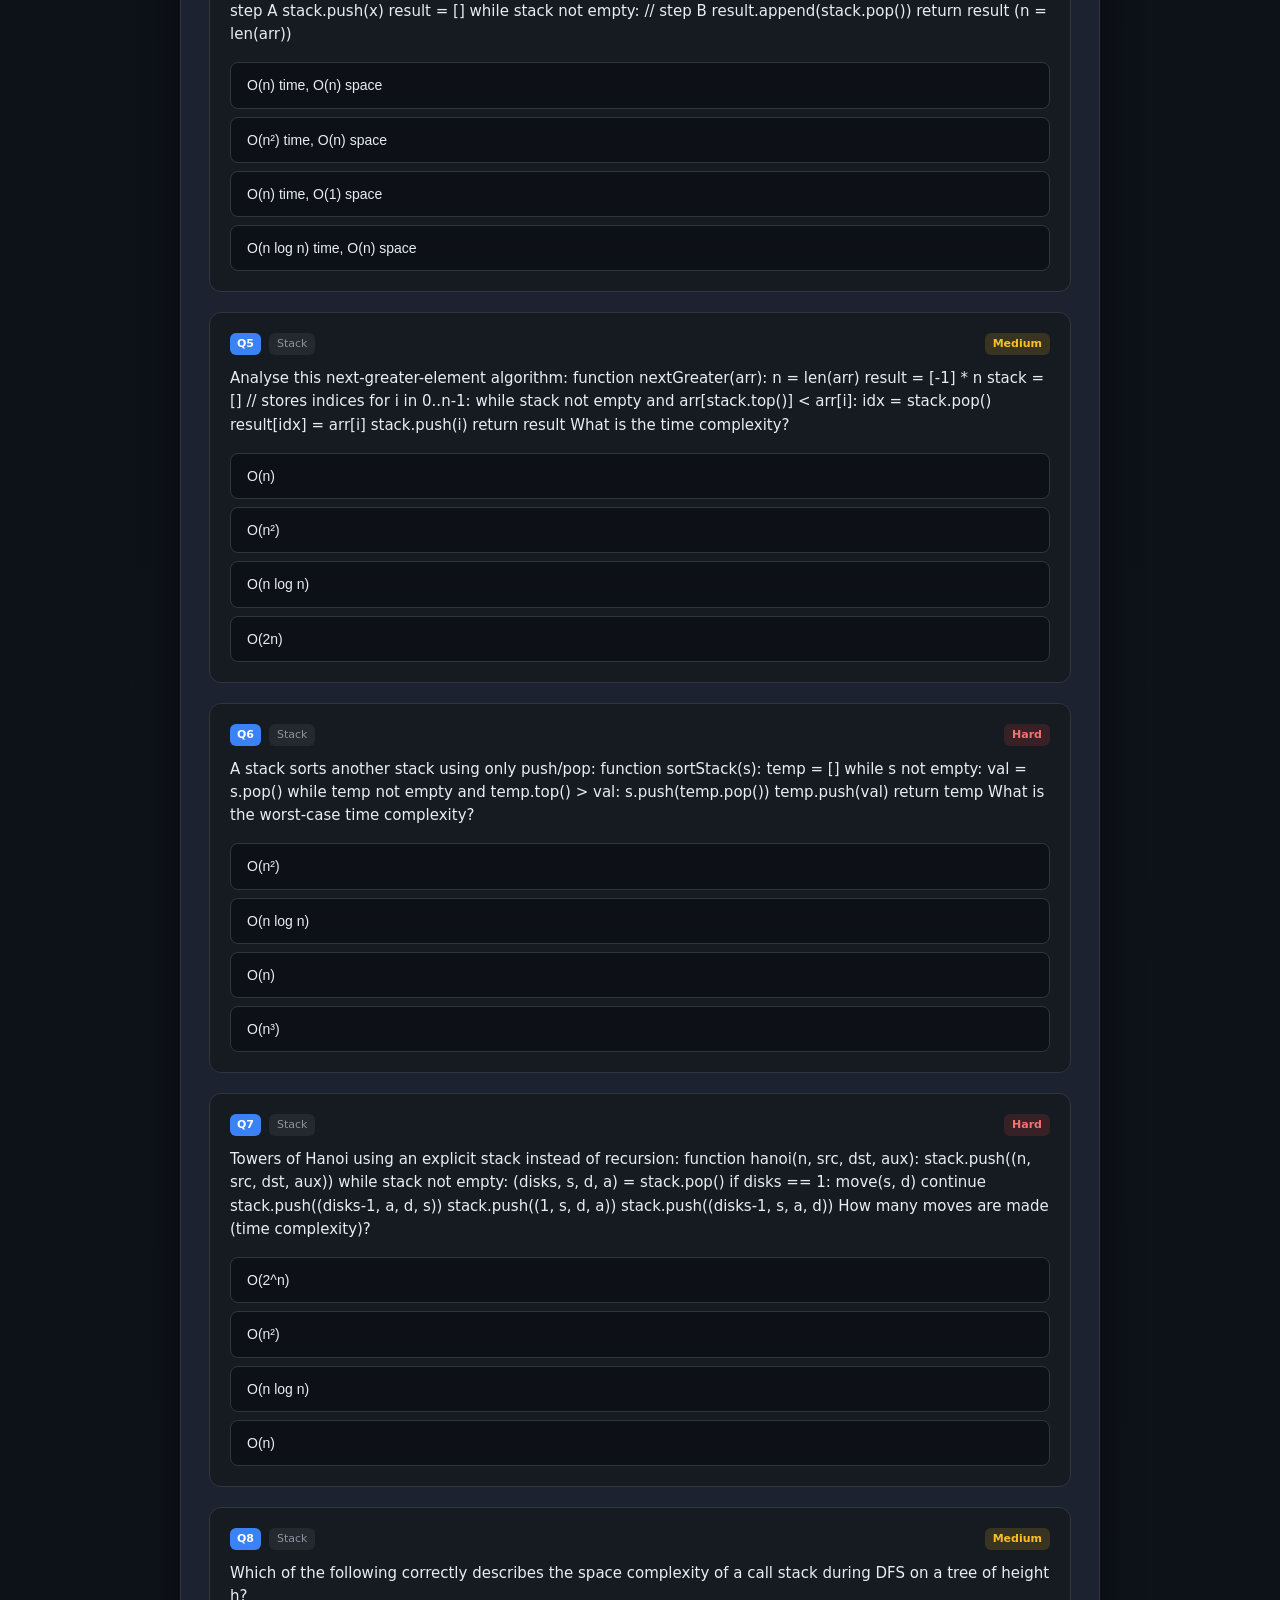
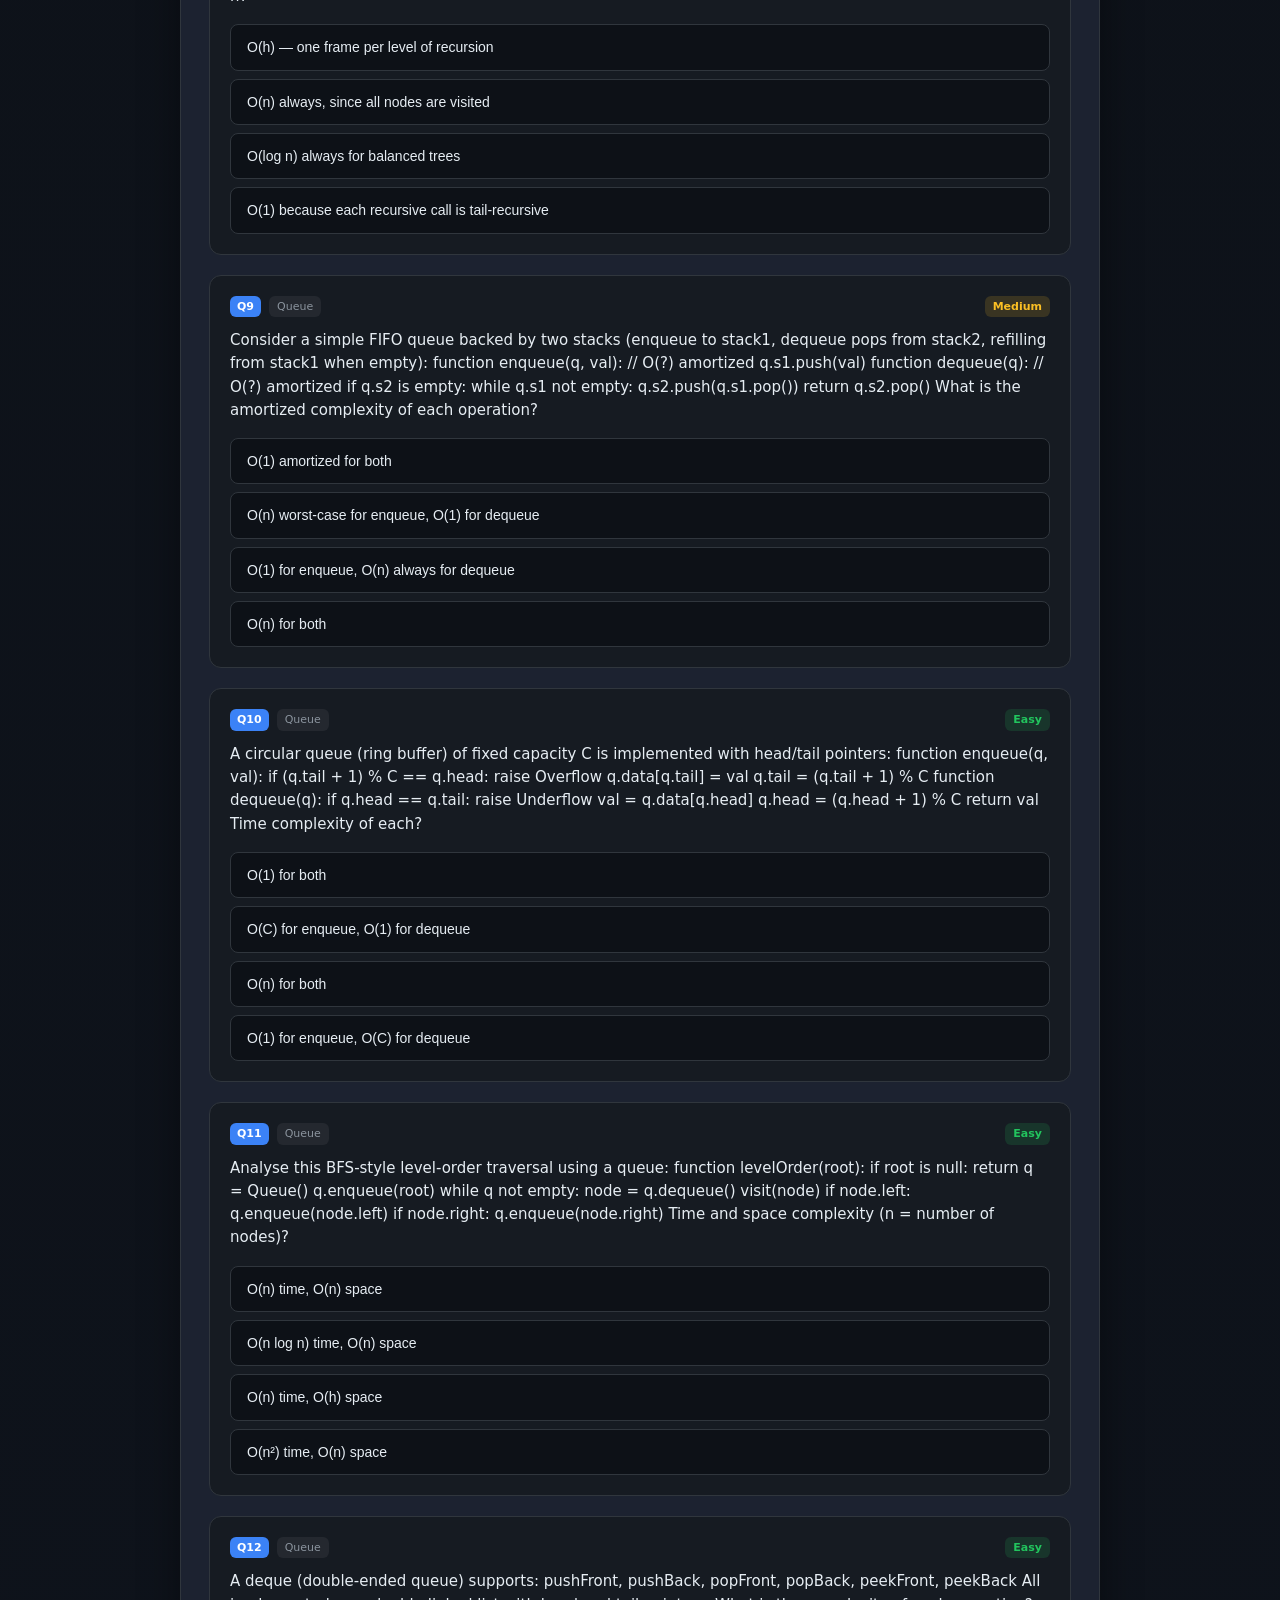
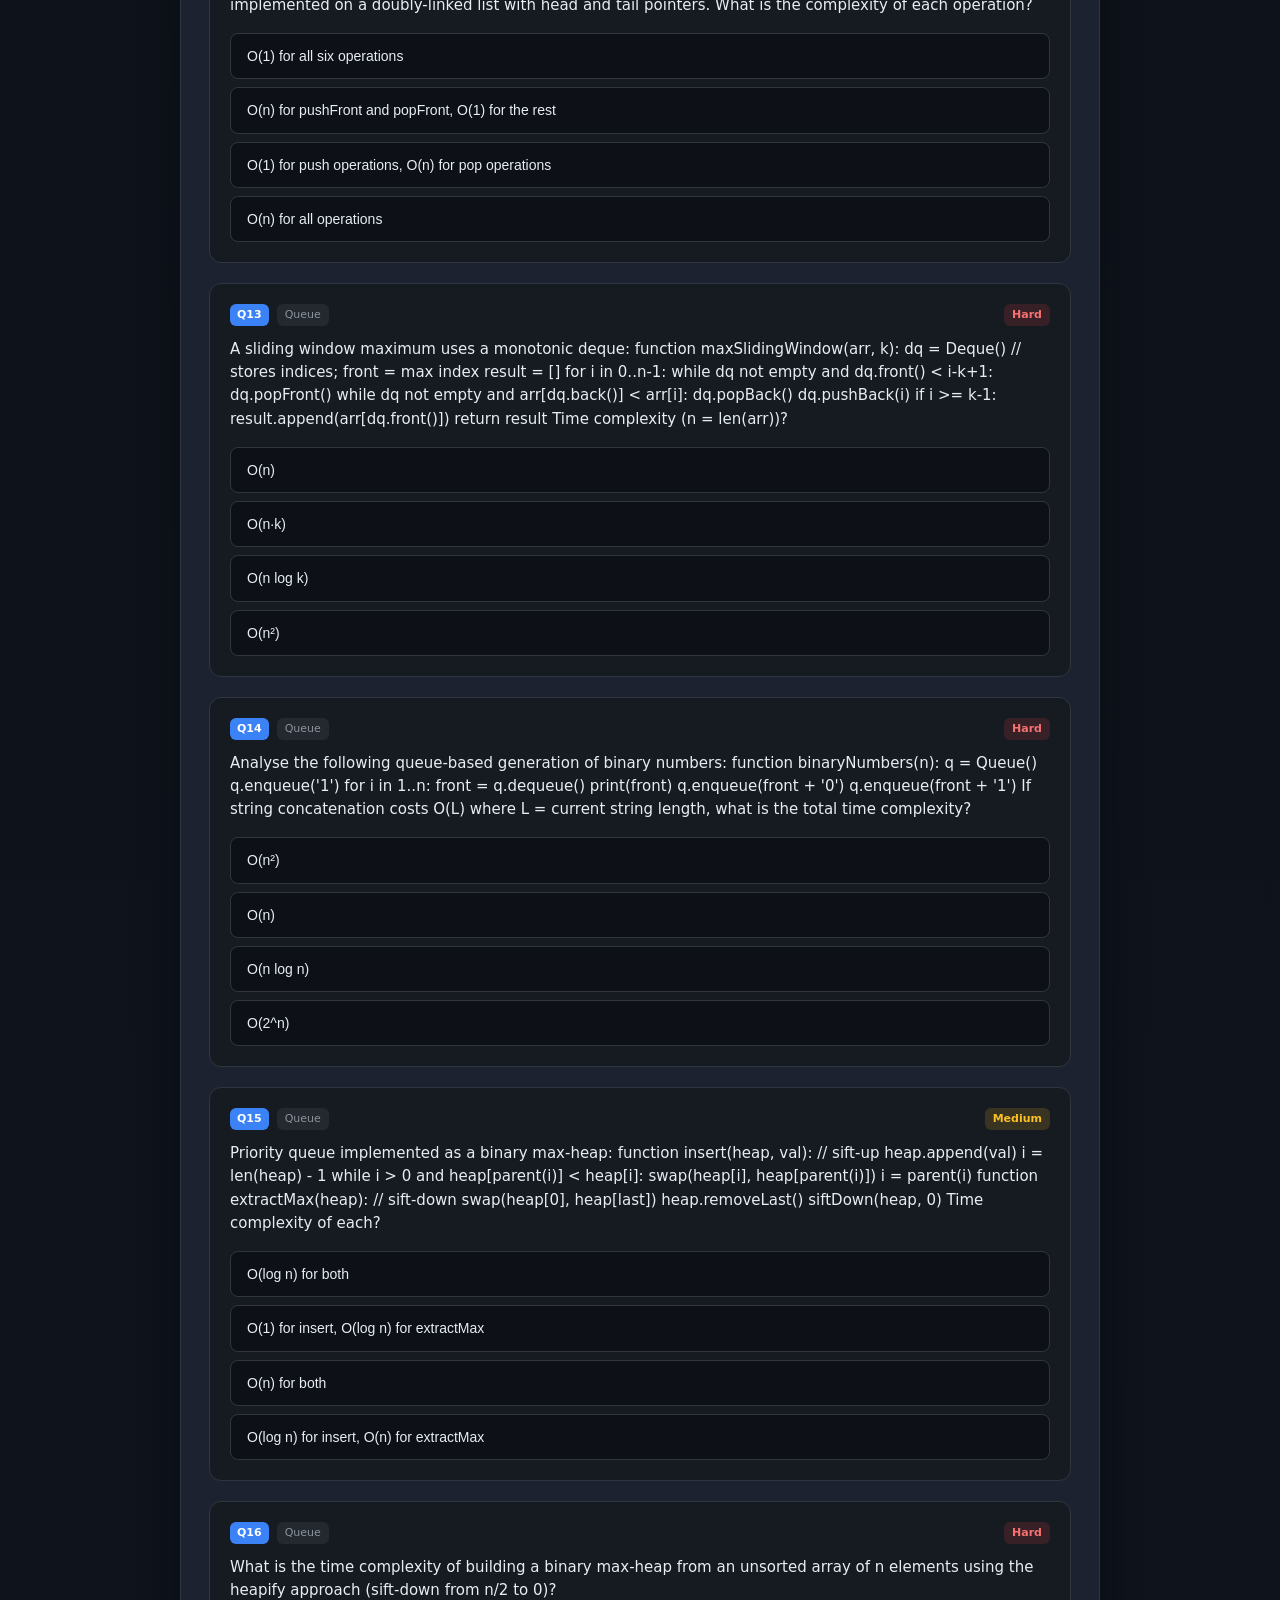
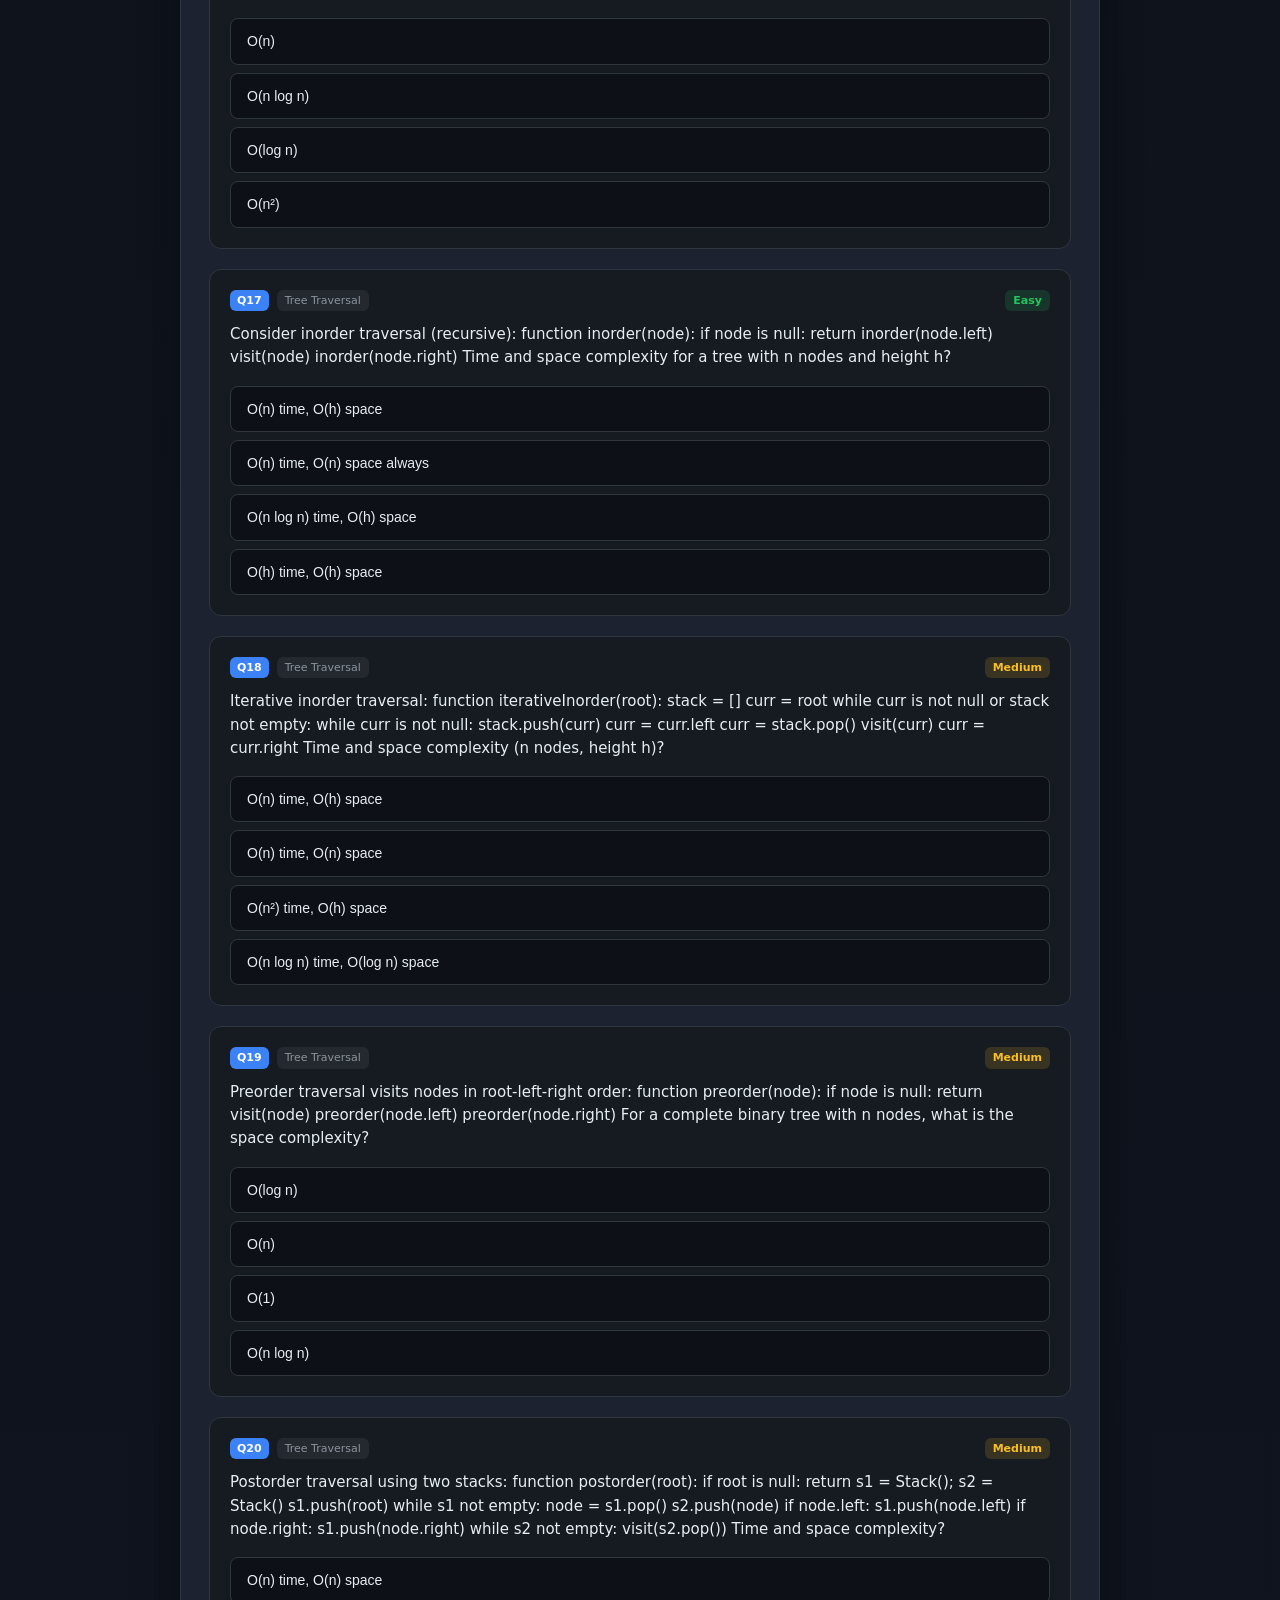
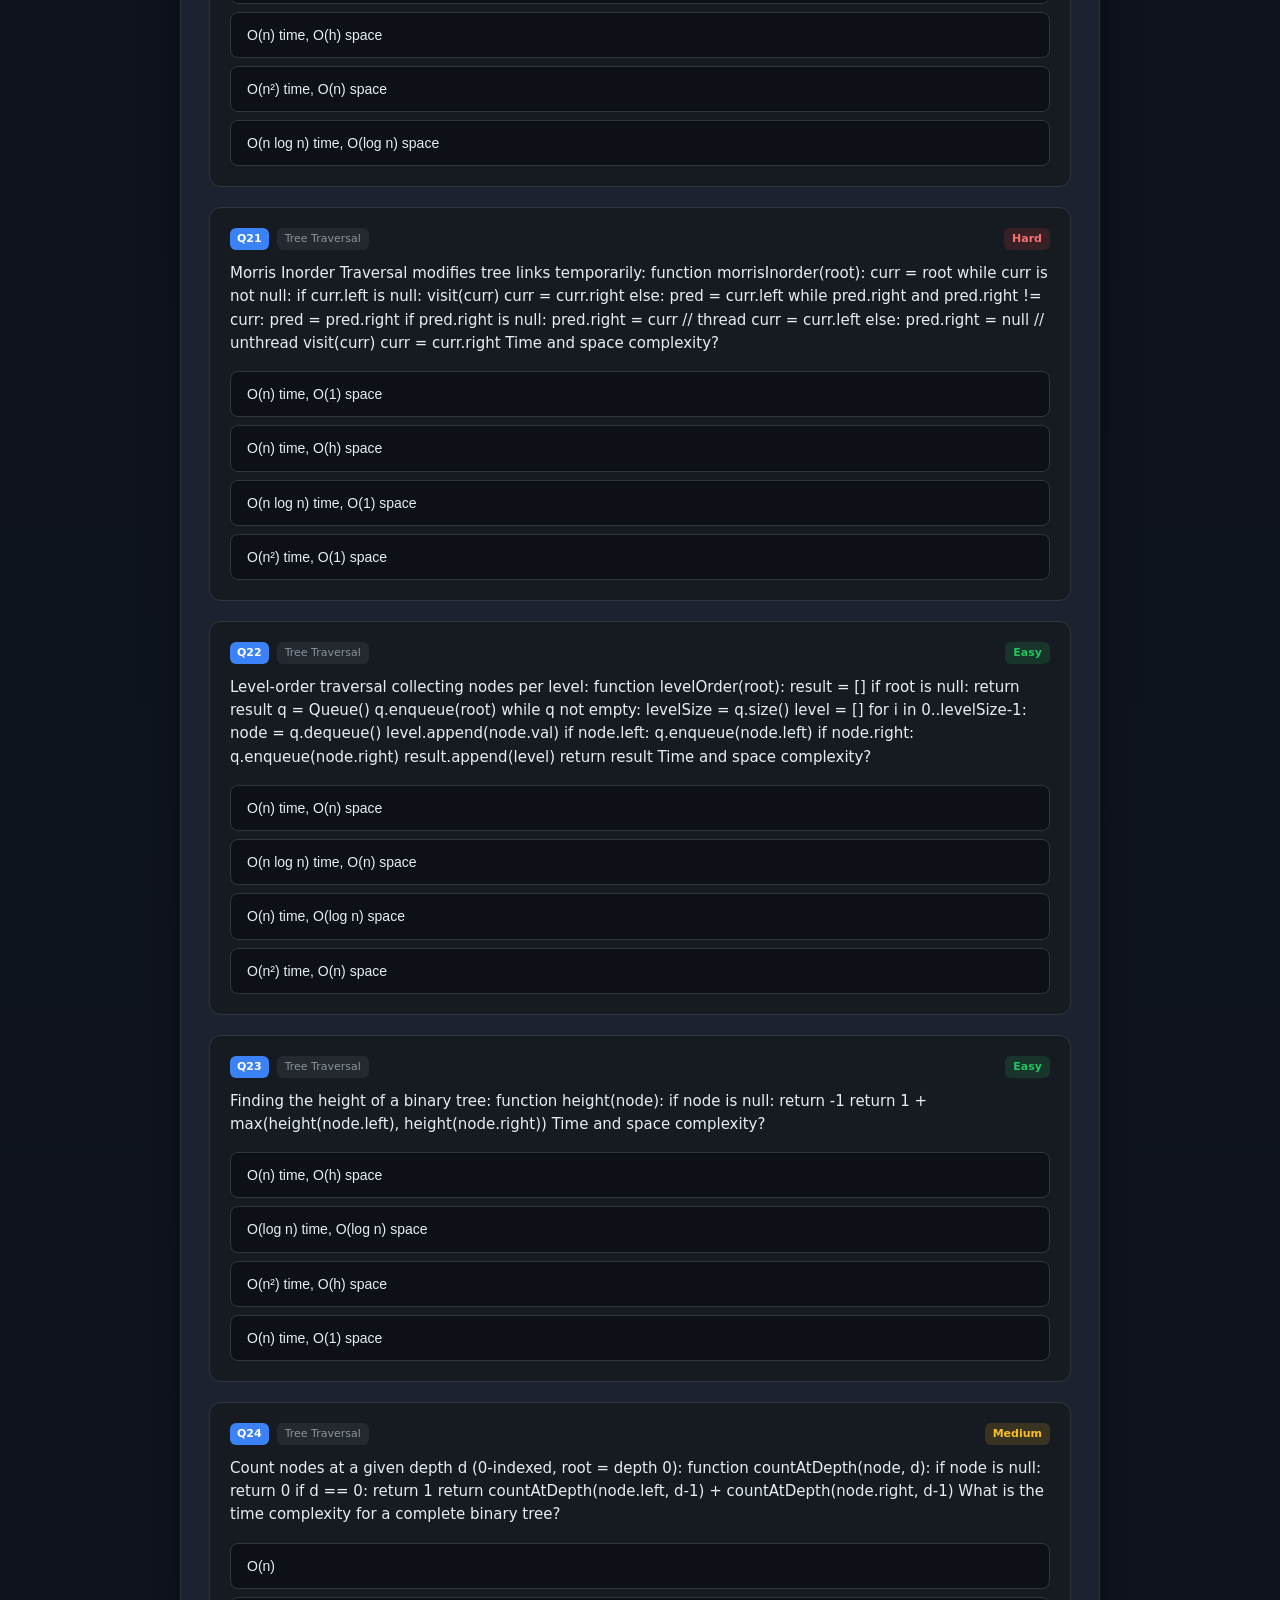
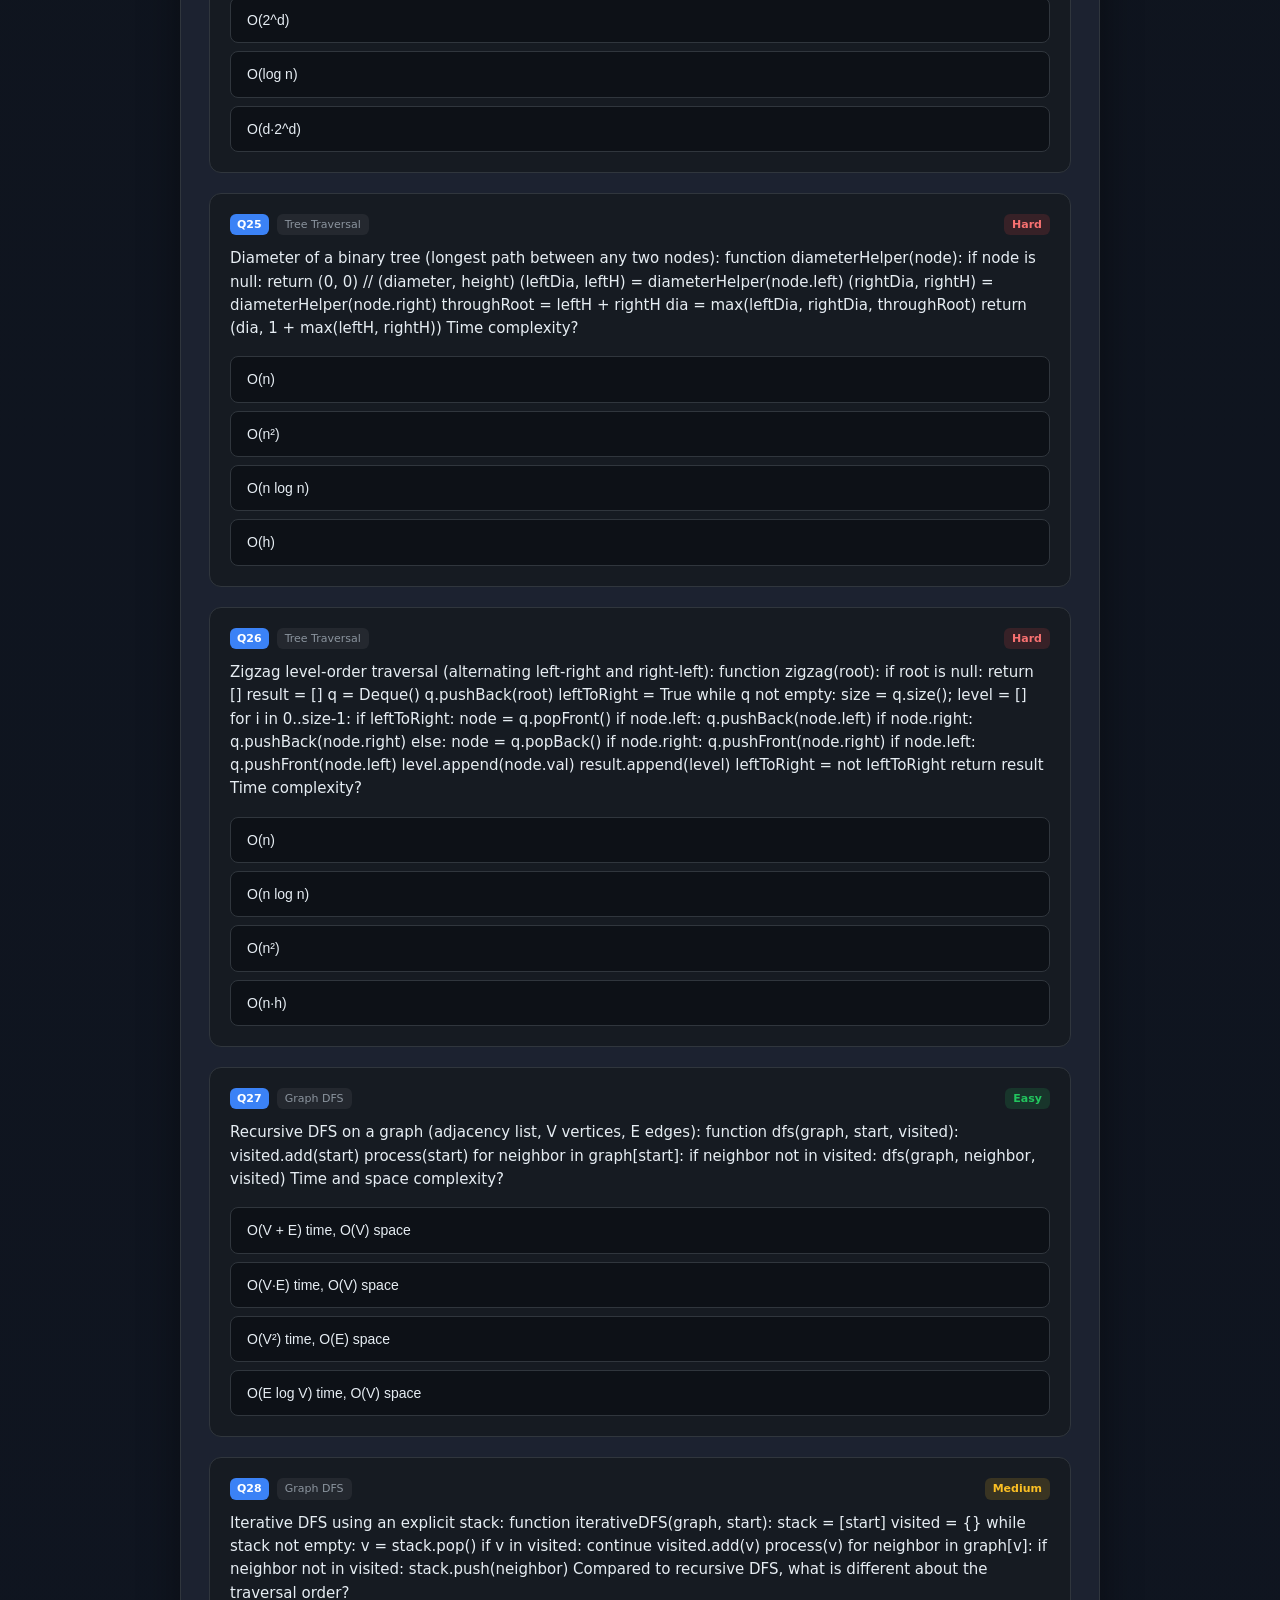
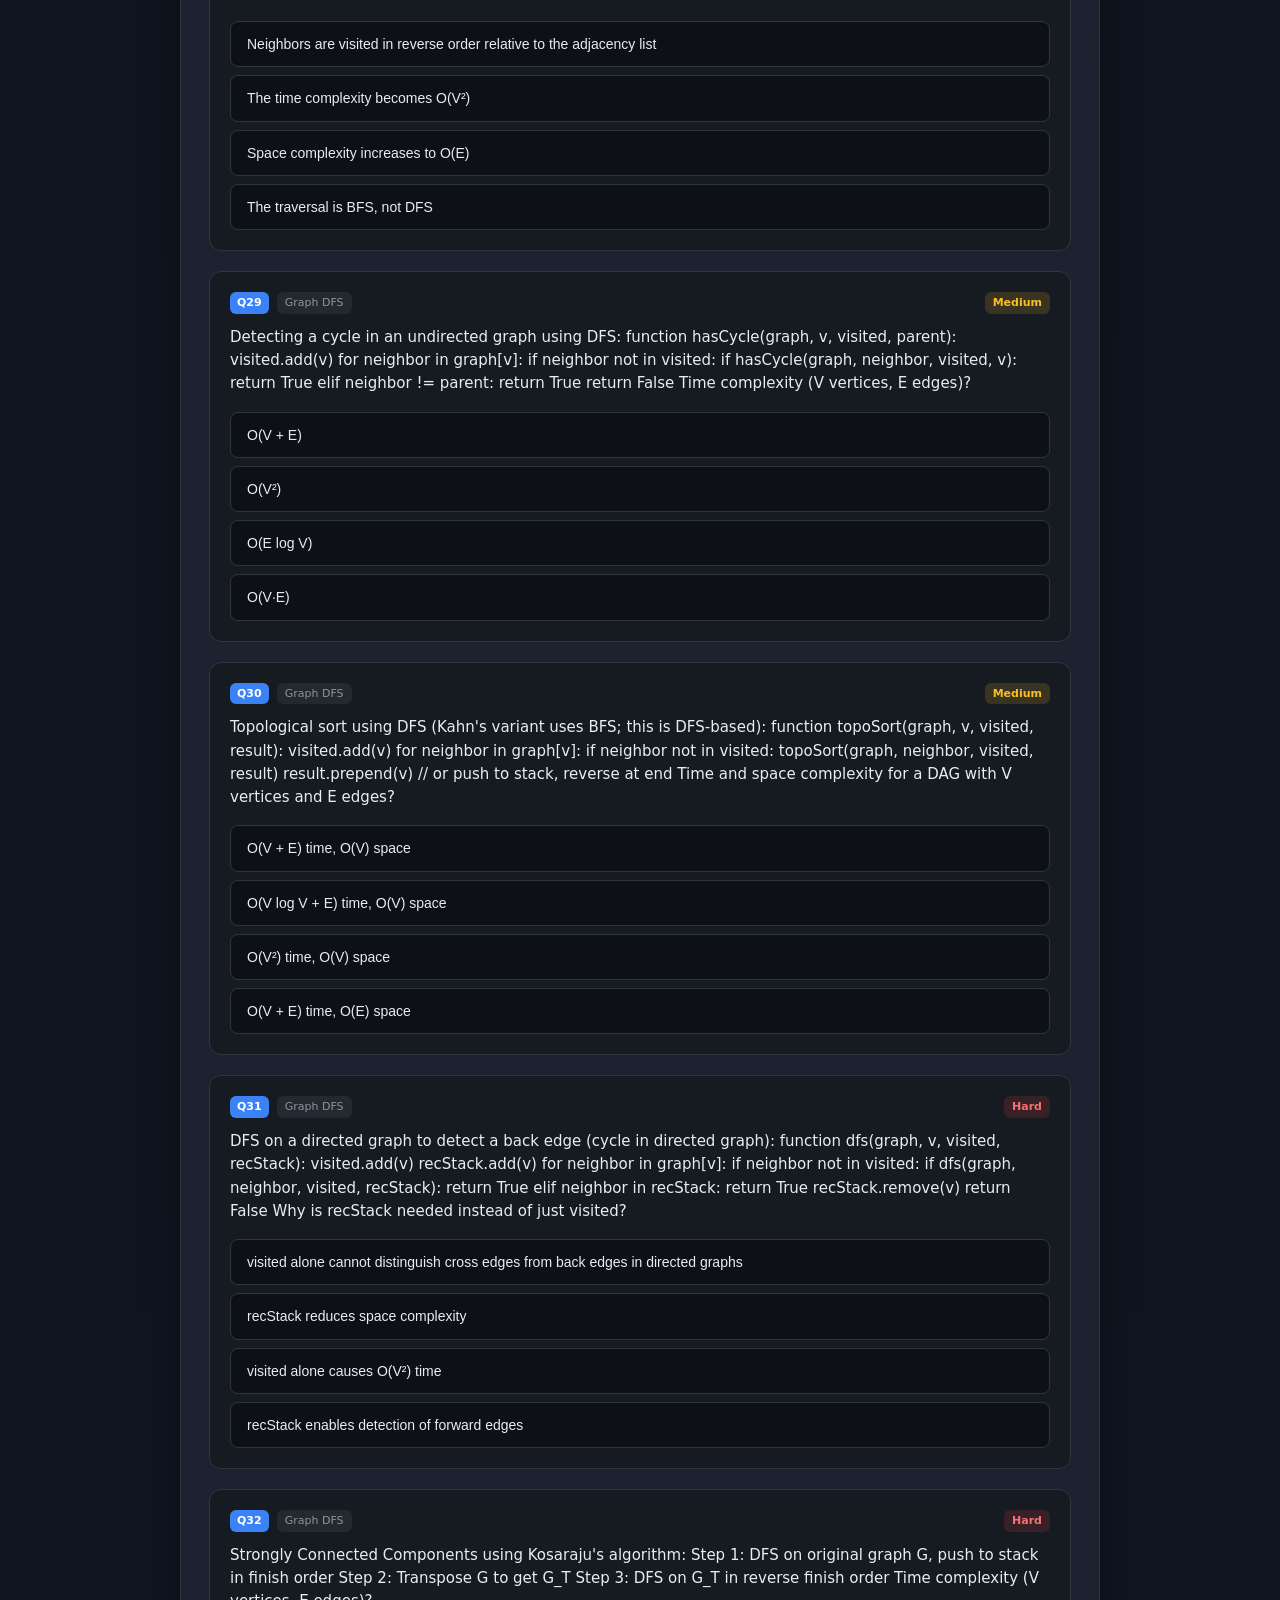
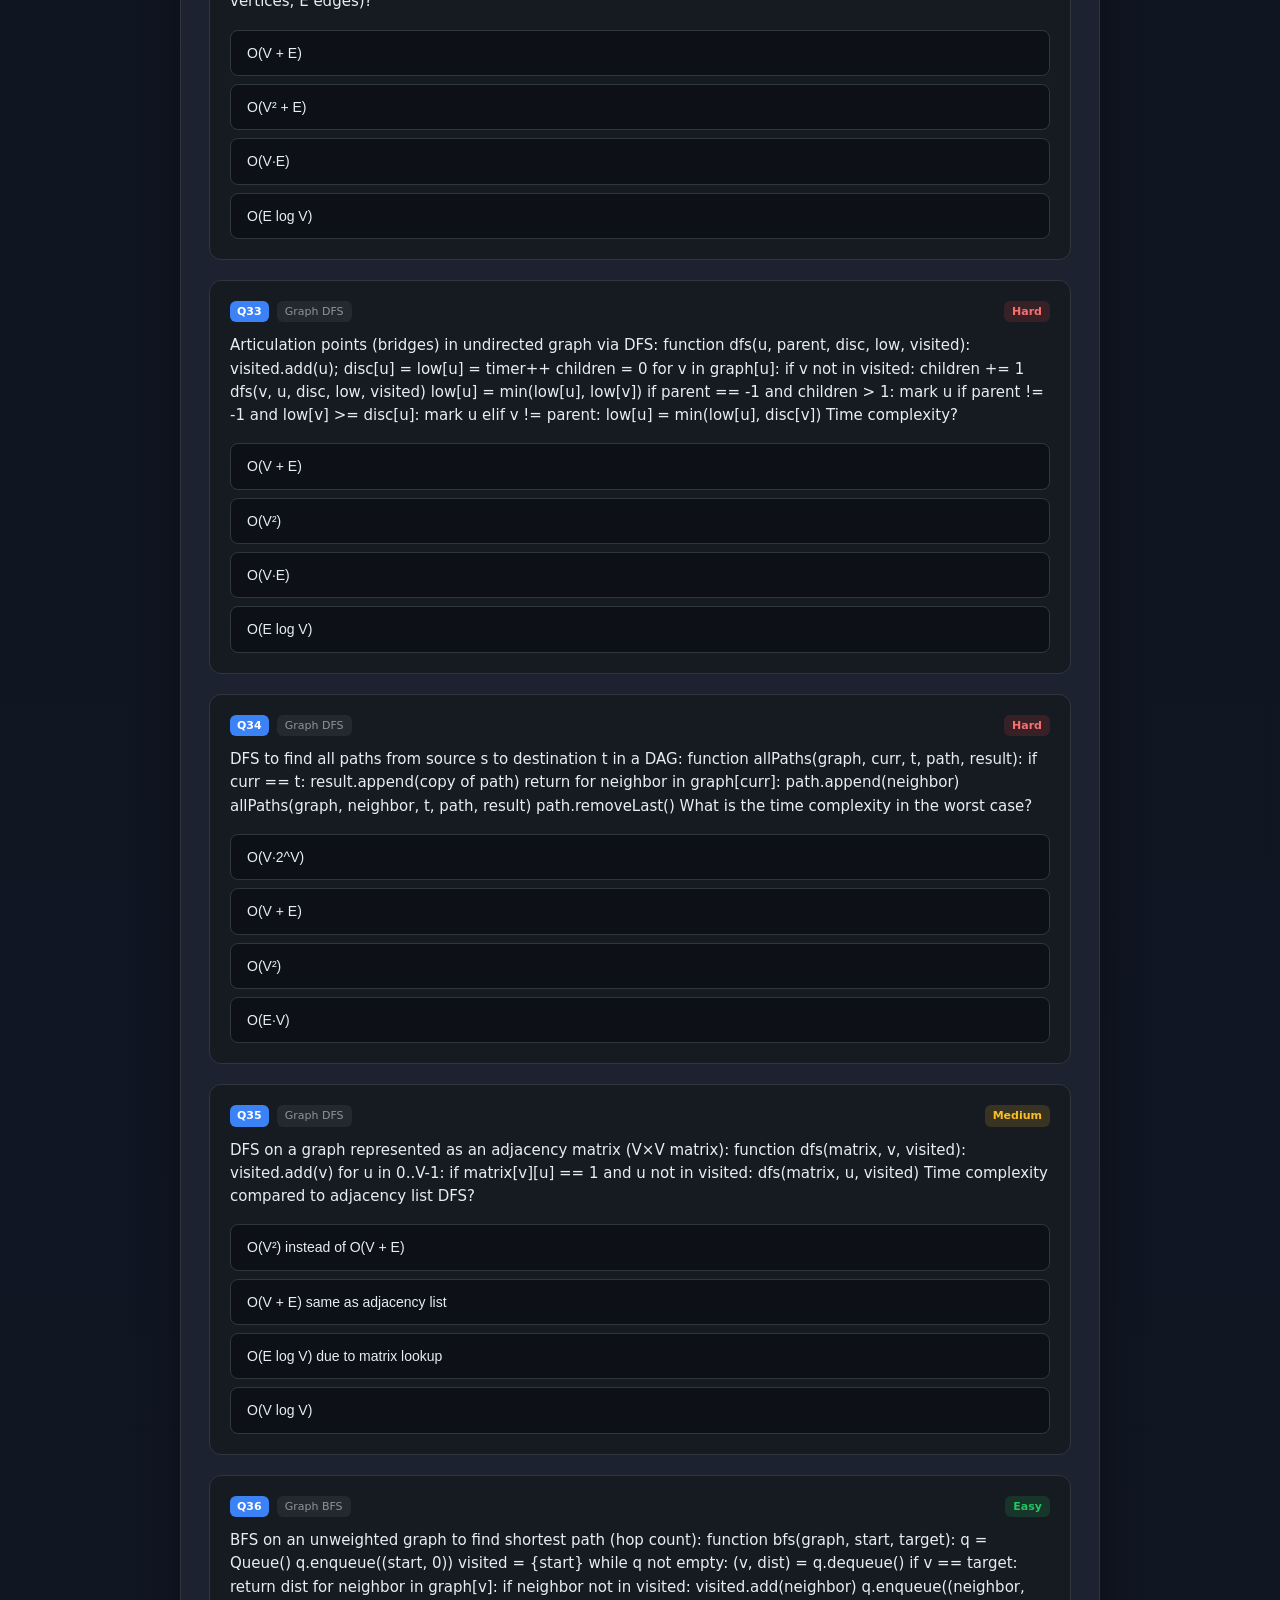
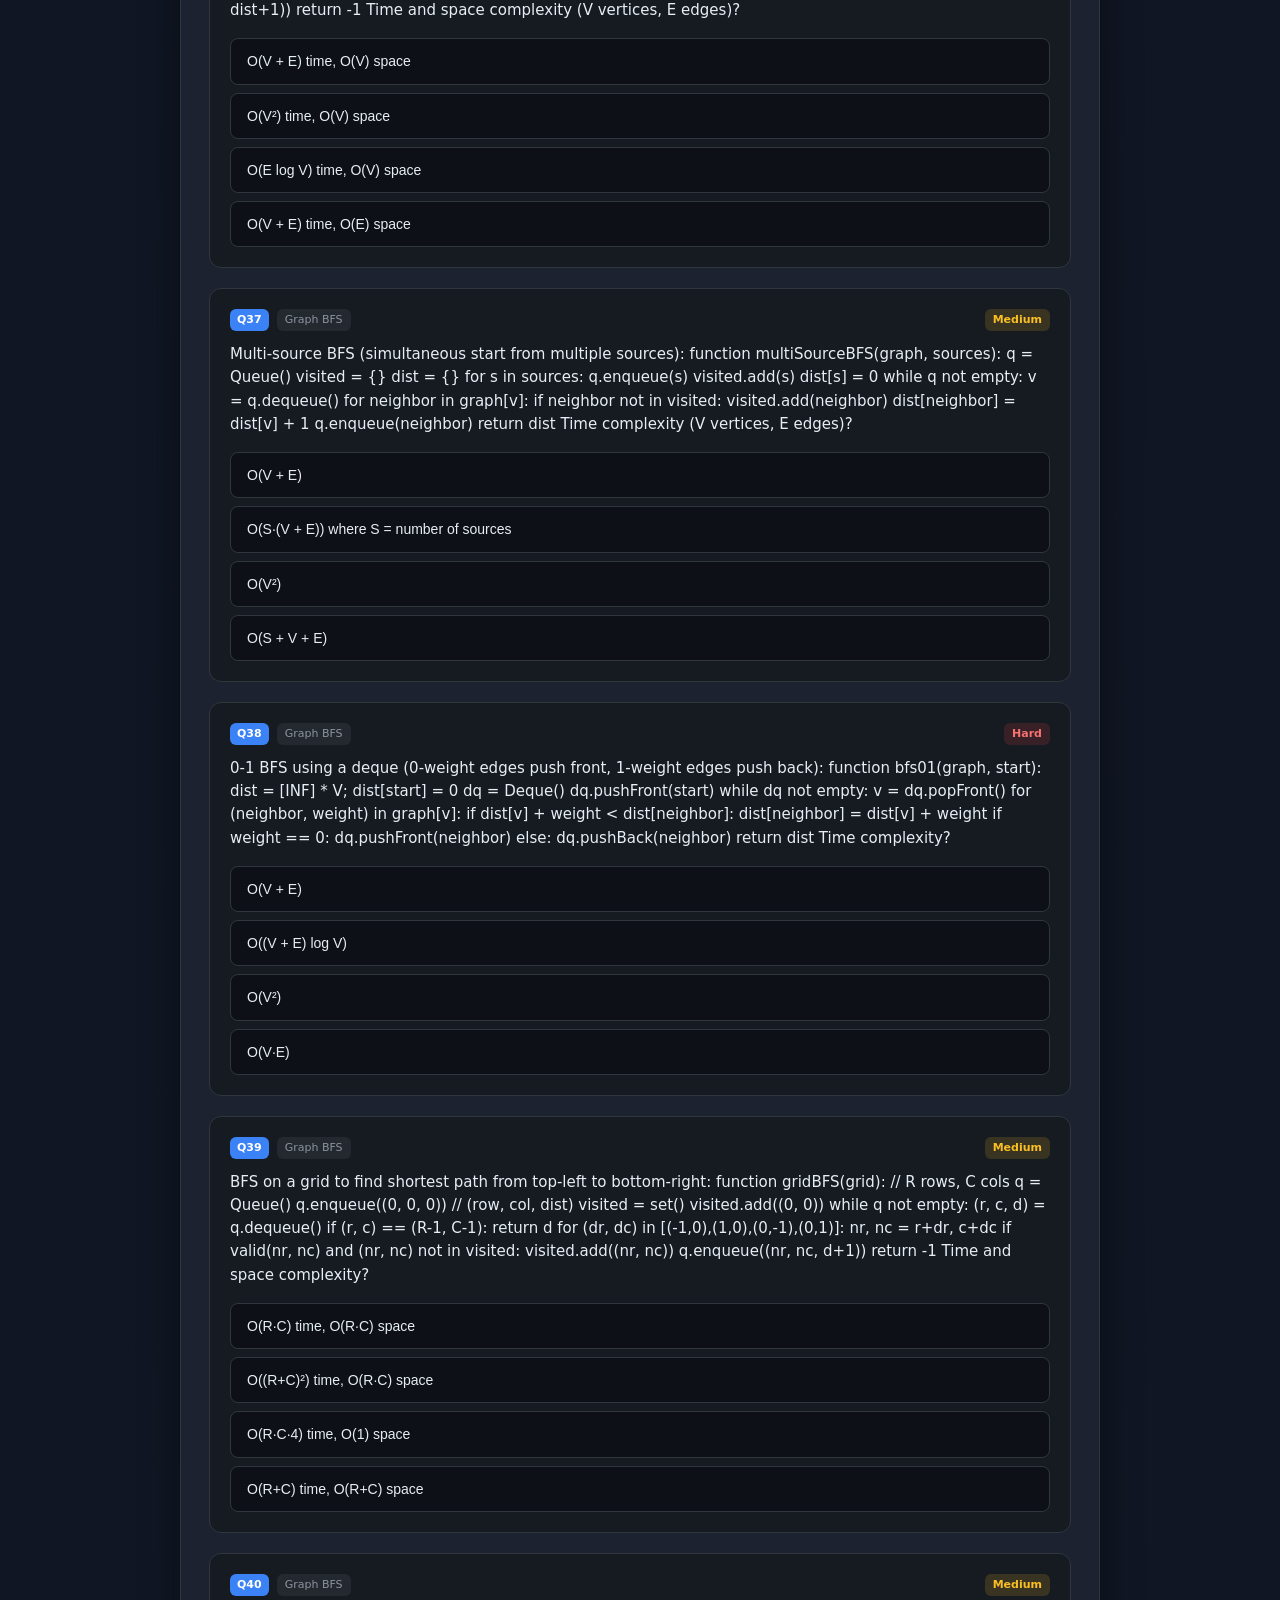
<file: quiz_ds_complexity.html>
<!DOCTYPE html>
<html lang="en">
<head>
  <meta charset="UTF-8" />
  <meta name="viewport" content="width=device-width, initial-scale=1.0" />
  <title>Data Structures &amp; Algorithms — Time &amp; Space Complexity</title>
  <link rel="stylesheet" href="layoutquiz.css" />
  <style>
    #themeToggle {
      position: fixed; bottom: 20px; right: 20px; z-index: 2000;
      padding: 10px 18px; border: none; border-radius: 12px; cursor: pointer;
      font-weight: 700; font-size: 14px;
      background: rgba(255,255,255,0.12); color: var(--text);
      backdrop-filter: blur(8px);
      border: 1px solid rgba(207,224,255,0.2);
      transition: .2s ease;
    }
    #themeToggle:hover { background: rgba(255,255,255,0.2); }
    body.light-mode {
      --bg: #f0f4ff; --bg2: #e8eeff; --card: #ffffff; --text: #14213a;
      --muted: #4a5a80; --primary: #2563eb; --primary2: #1d4ed8;
      --border: #c5d5f5; --shadow: 0 14px 40px rgba(0,0,0,.10);
    }
    body.light-mode {
      background: linear-gradient(180deg, #eef2ff, #e0e8ff 70%, #d5e0ff);
    }
    body.light-mode .panel,
    body.light-mode .result-card { color: #14213a; }
    body.light-mode .topbar {
      background: rgba(240,244,255,0.88);
      border-bottom-color: rgba(59,130,246,0.18);
    }
  </style>
</head>
<body>

  <header class="topbar">
    <div class="topbar-inner">
      <a class="btn btn-back" href="index.html">Back to index</a>
      <div class="top-info">
        <div class="stats-row">
          <div class="stat">Score: <span id="scoreText">0</span></div>
          <div class="stat">
            Answered: <span id="answeredText">0</span>/<span id="totalText">---</span>
          </div>
        </div>
        <div class="progress-wrap" aria-label="Progress bar">
          <div class="progress-bar" id="progressBar"></div>
        </div>
      </div>
      <div class="stat" style="justify-self:end;">
        Quiz Status: <span id="statusText">In progress</span>
      </div>
    </div>
  </header>

  <main class="container">
    <section class="hero">
      <h1 id="heroTitle">Quiz</h1>
      <p class="subtitle" id="heroSubtitle"></p>
    </section>

    <section class="panel">
      <div class="panel-head">
        <h2>Quiz Area</h2>
        <p>Select an answer for each question. Each question locks after the choice and shows immediate feedback.</p>
      </div>
      <div class="quiz-area" id="quizArea"></div>
      <div class="actions">
        <button class="btn btn-submit" id="submitBtn">Submit &amp; See Results</button>
      </div>
    </section>

    <section class="results" id="resultsSection"></section>
    <div class="footer-space"></div>
  </main>

  <button id="themeToggle" onclick="toggleTheme()">Light mode</button>

  <script>
    window.QUIZ_DATA_FILE = "quiz_ds_complexity.json";
    function toggleTheme() {
      const body = document.body;
      const btn = document.getElementById('themeToggle');
      body.classList.toggle('light-mode');
      btn.textContent = body.classList.contains('light-mode') ? 'Dark mode' : 'Light mode';
    }
  </script>
  <script src="quiz.js"></script>
</body>
</html>
</file>
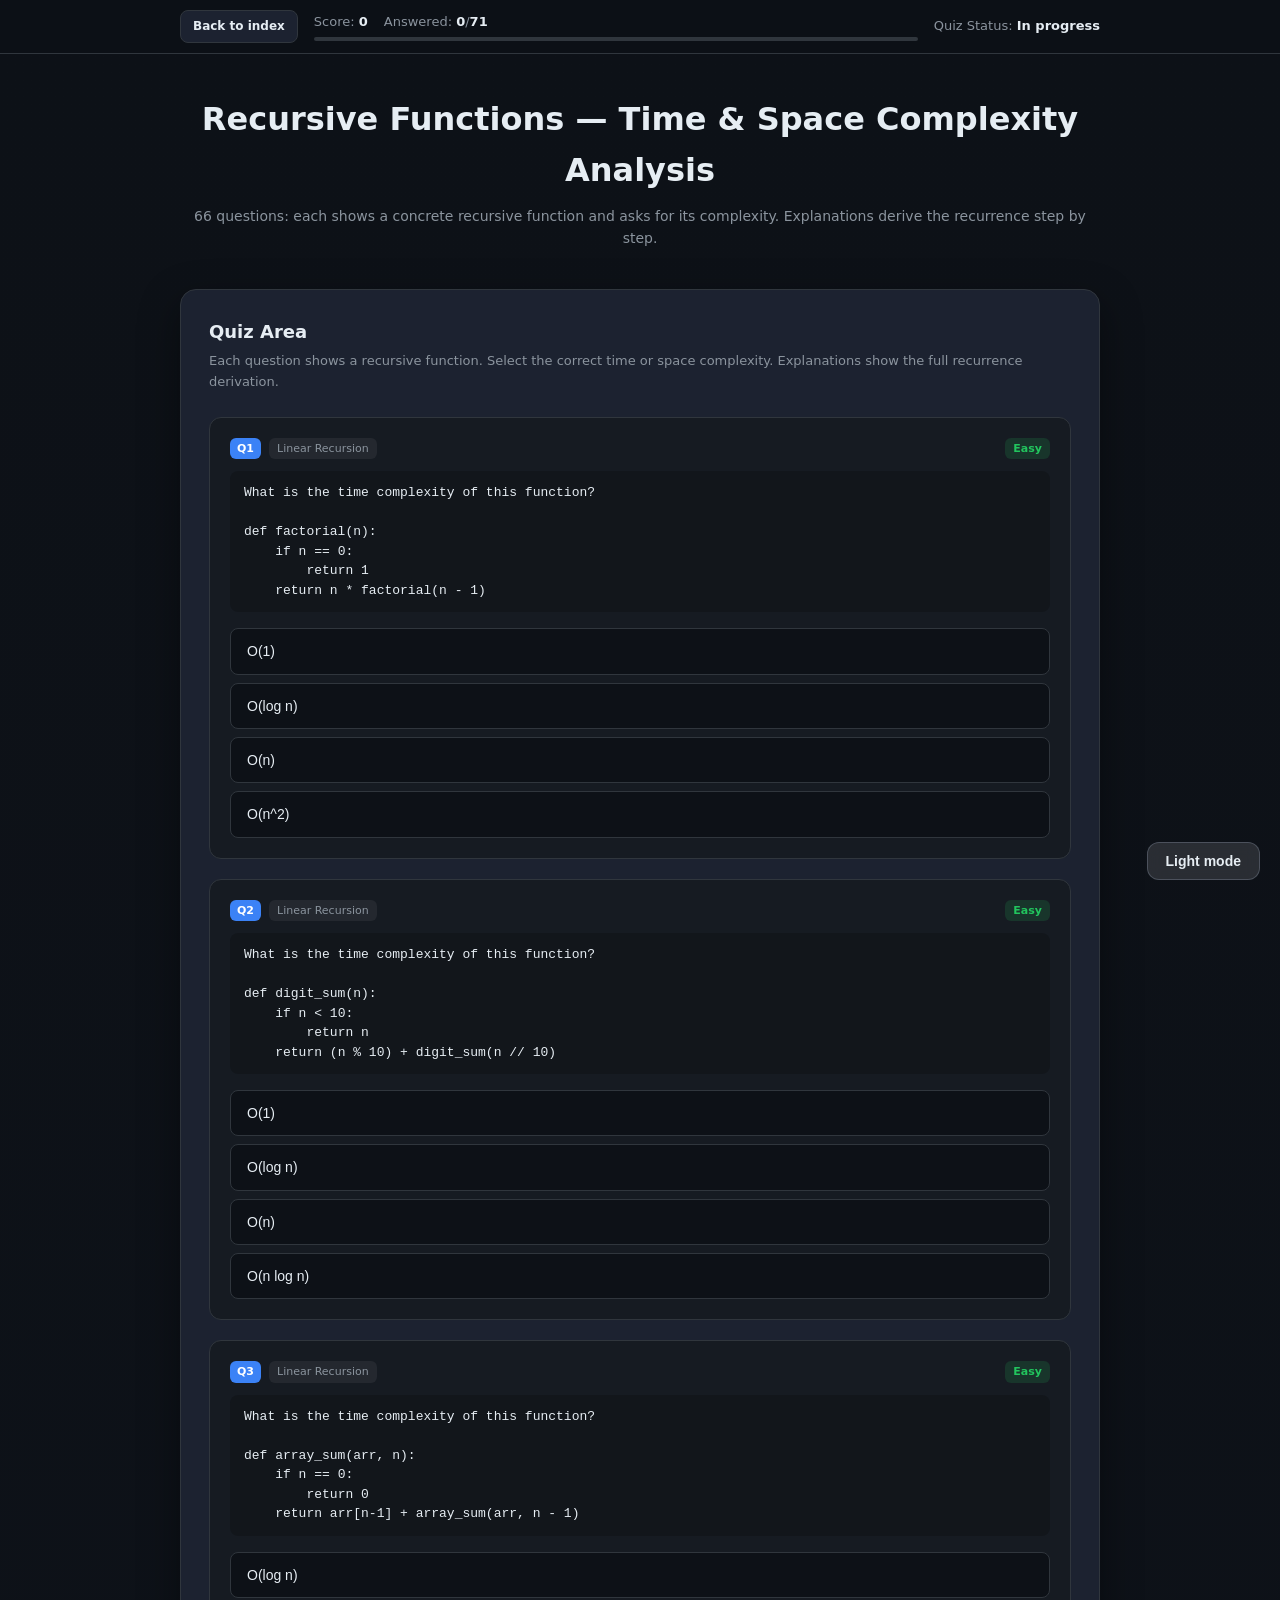
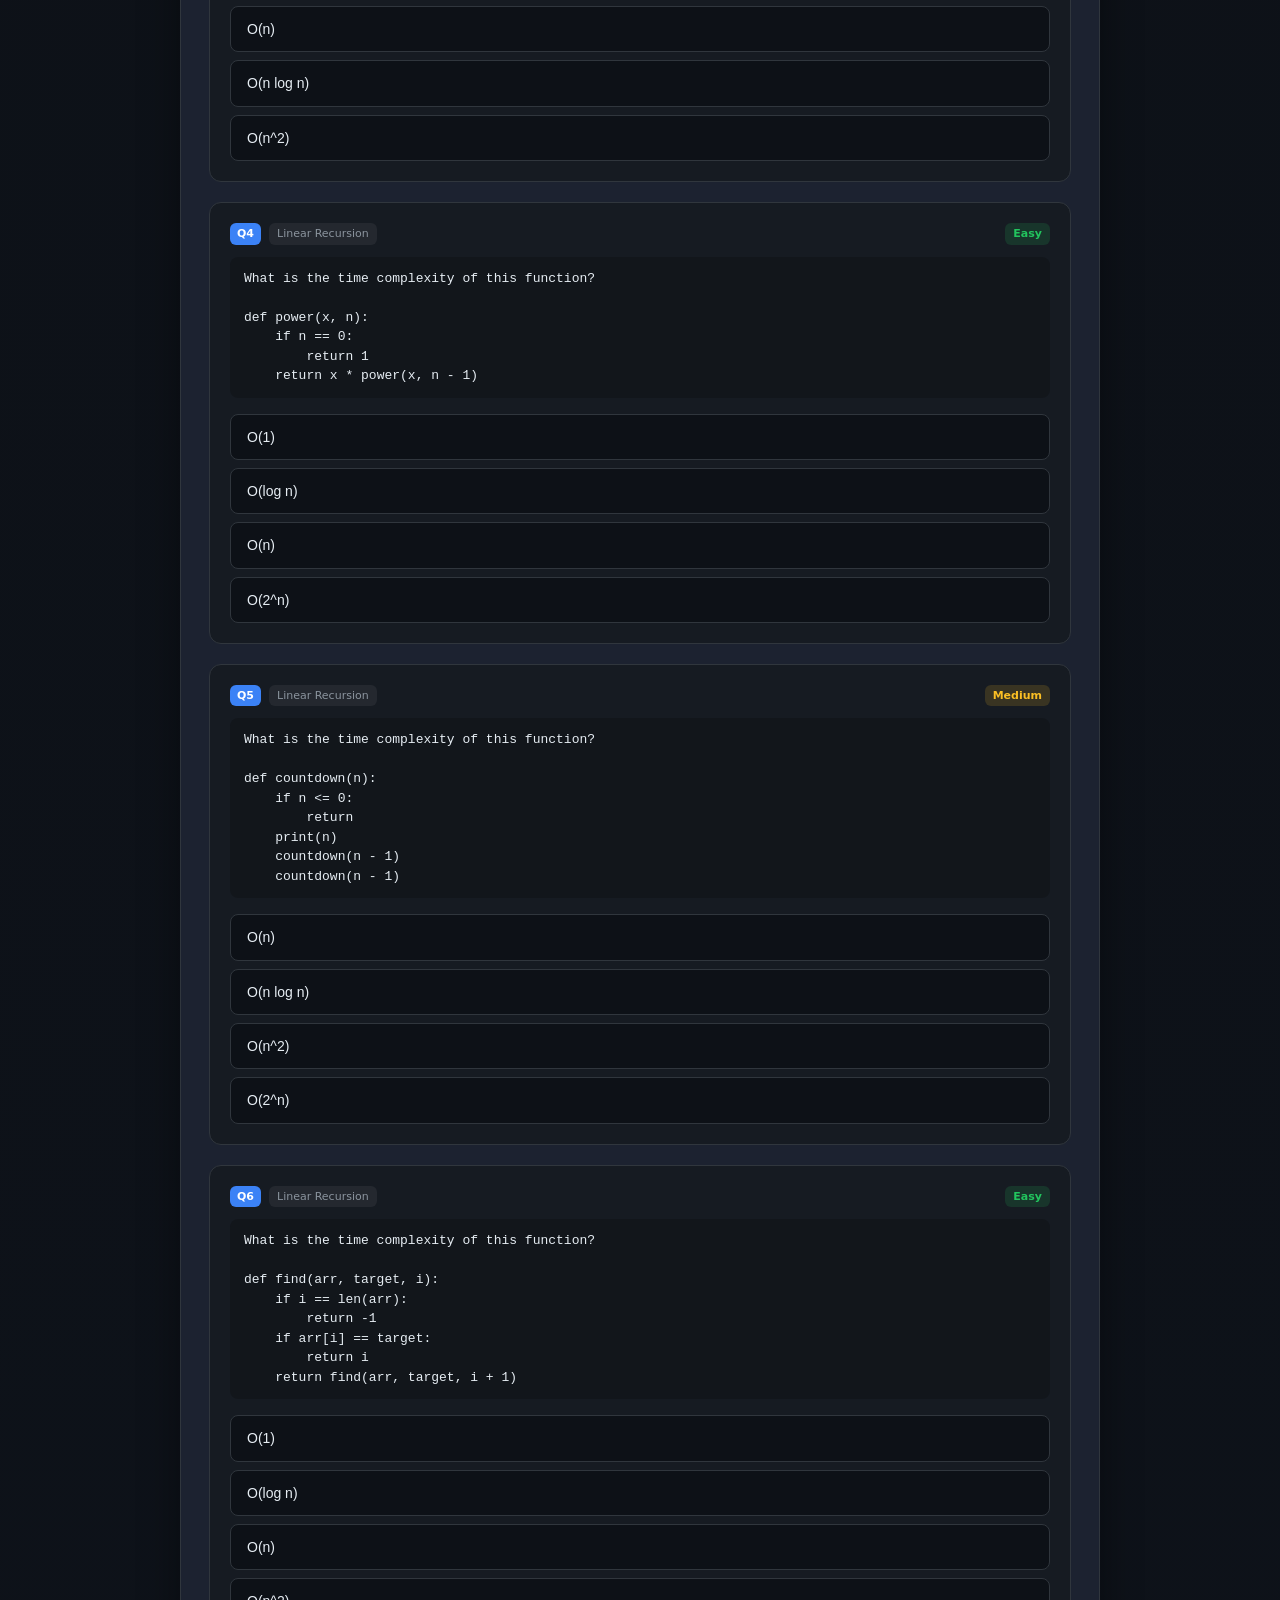
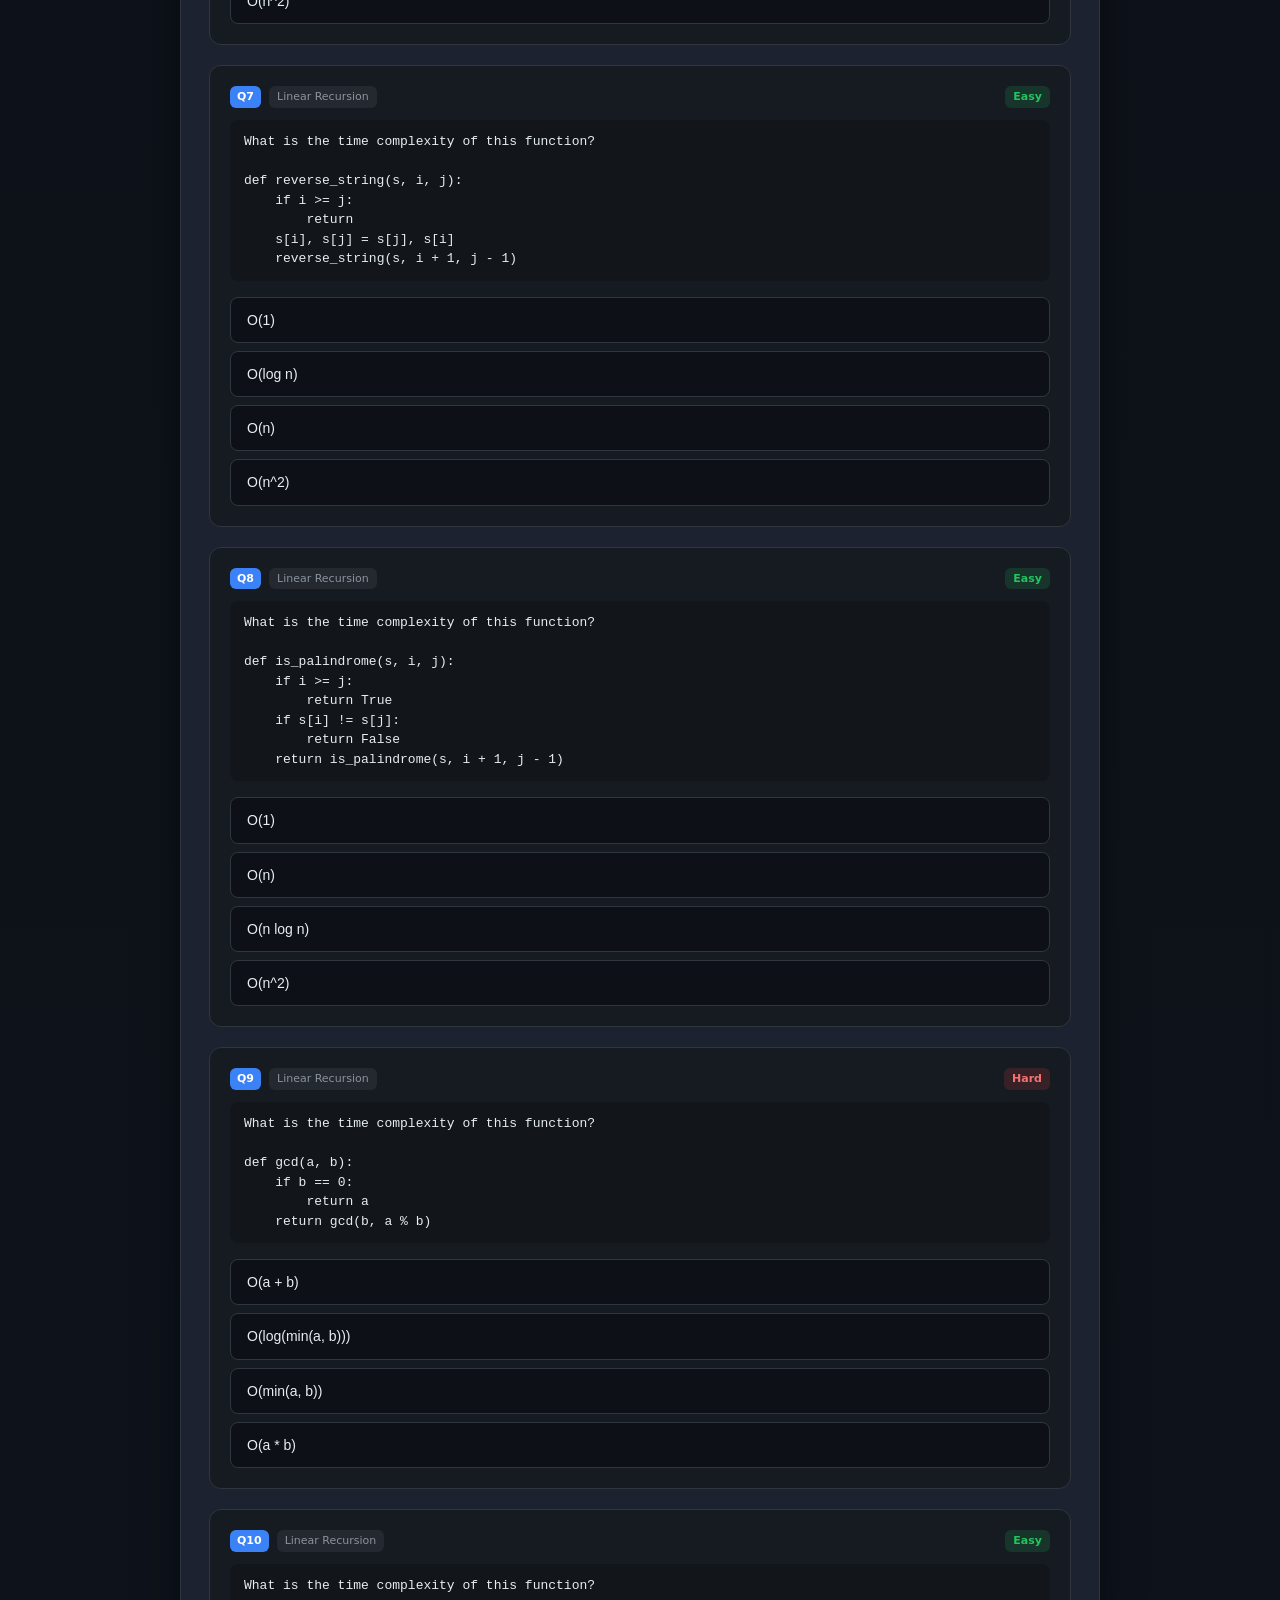
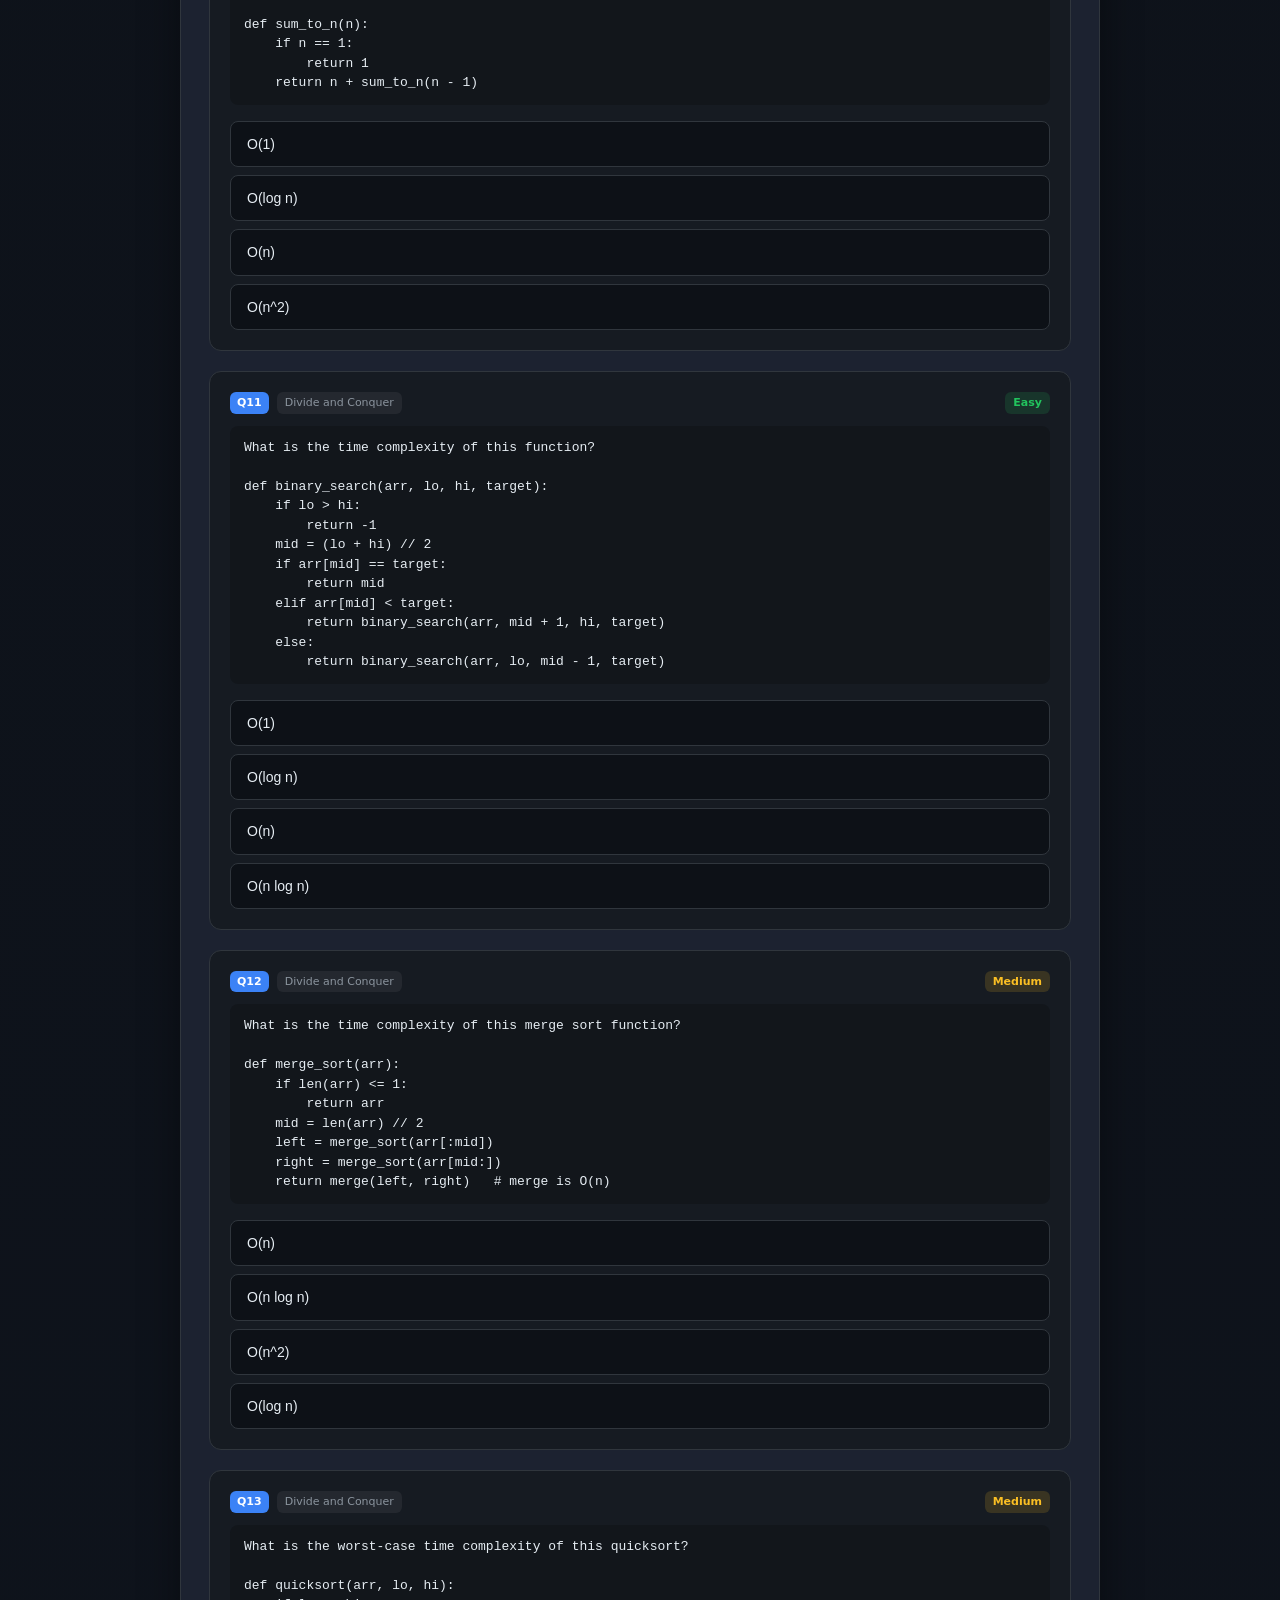
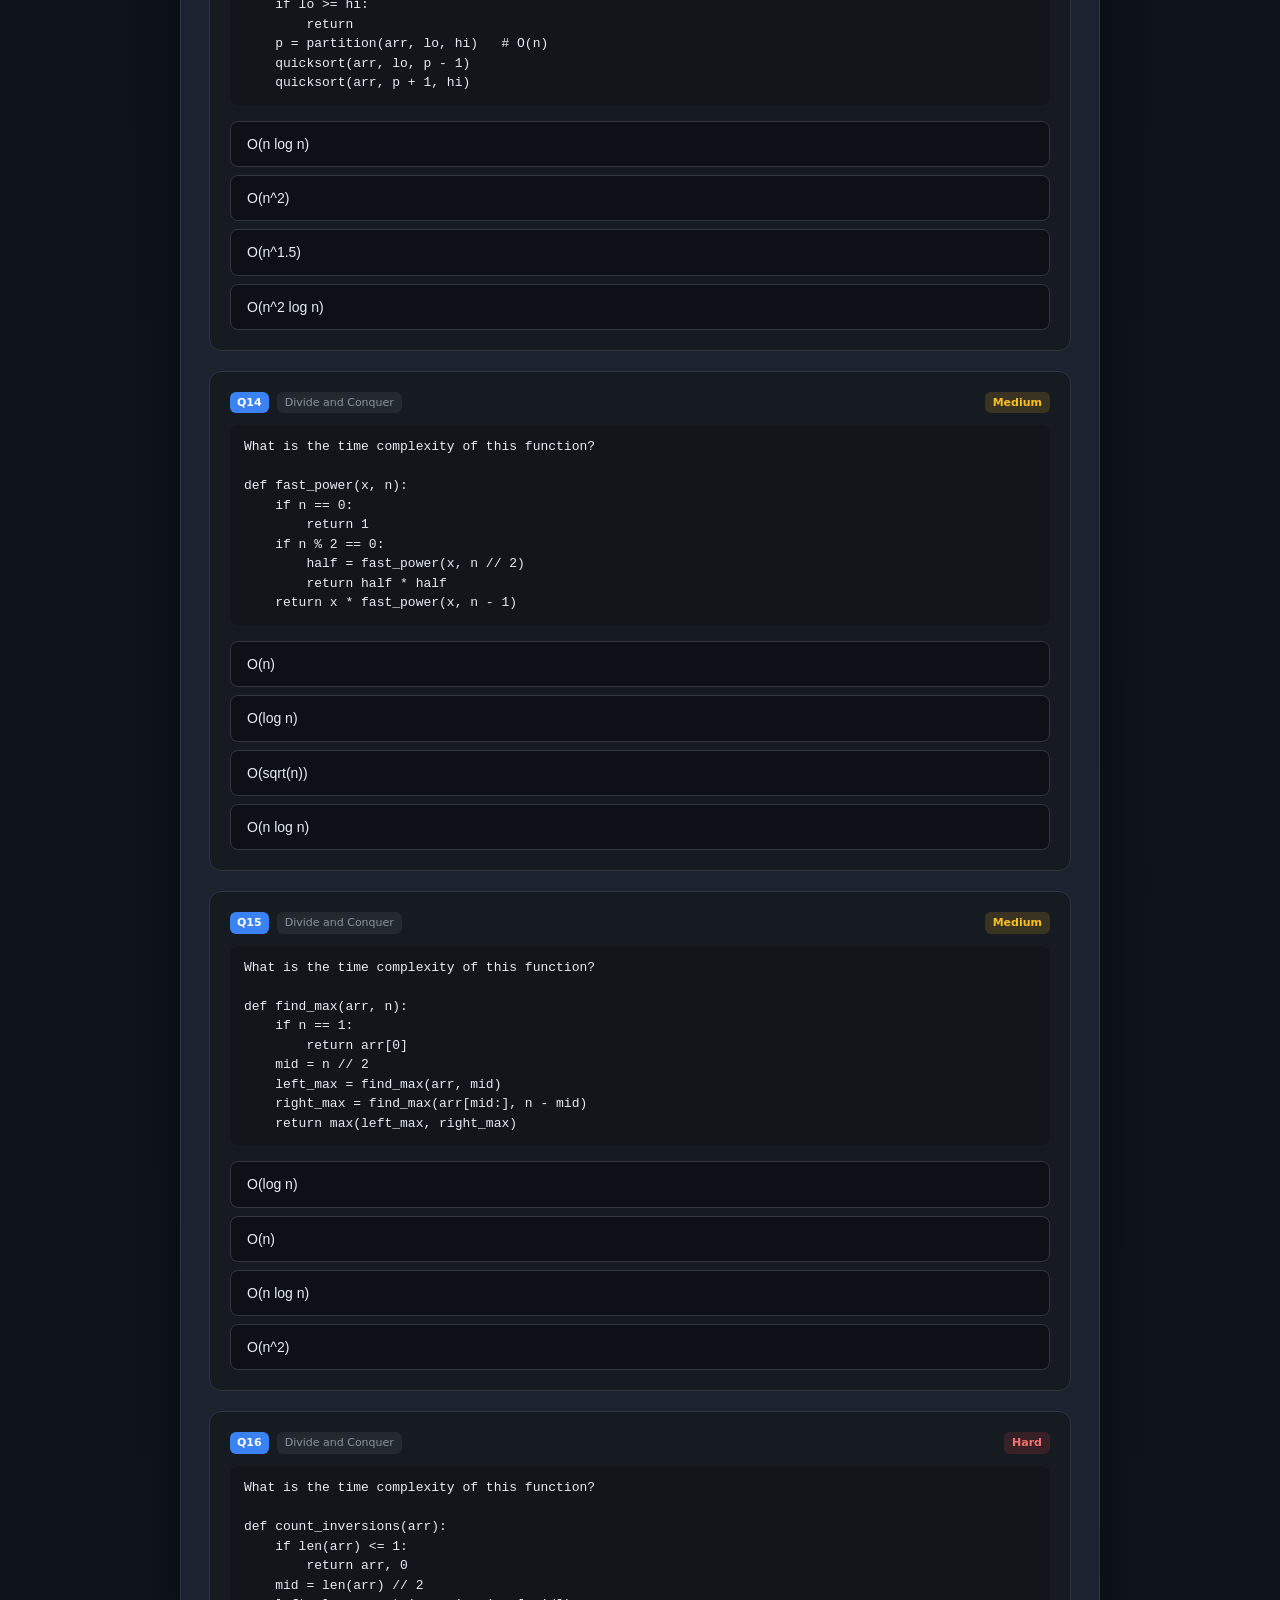
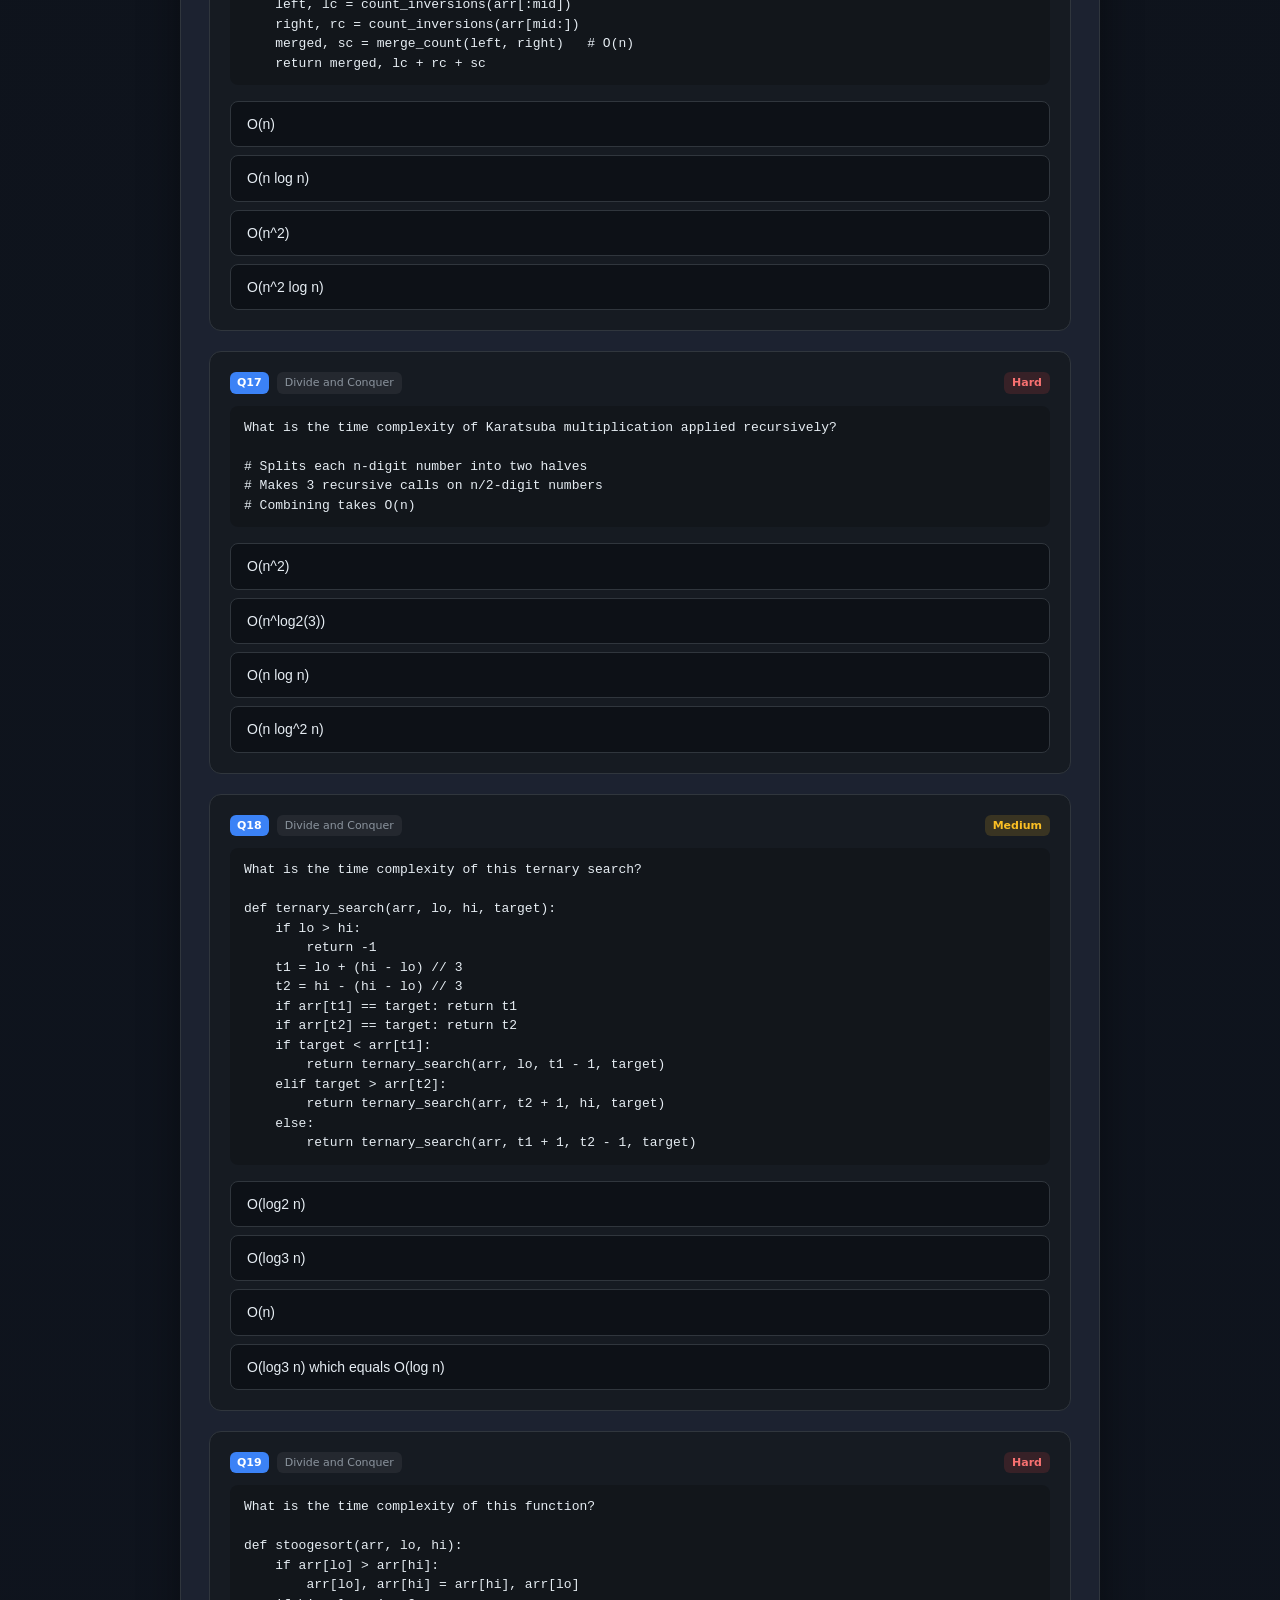
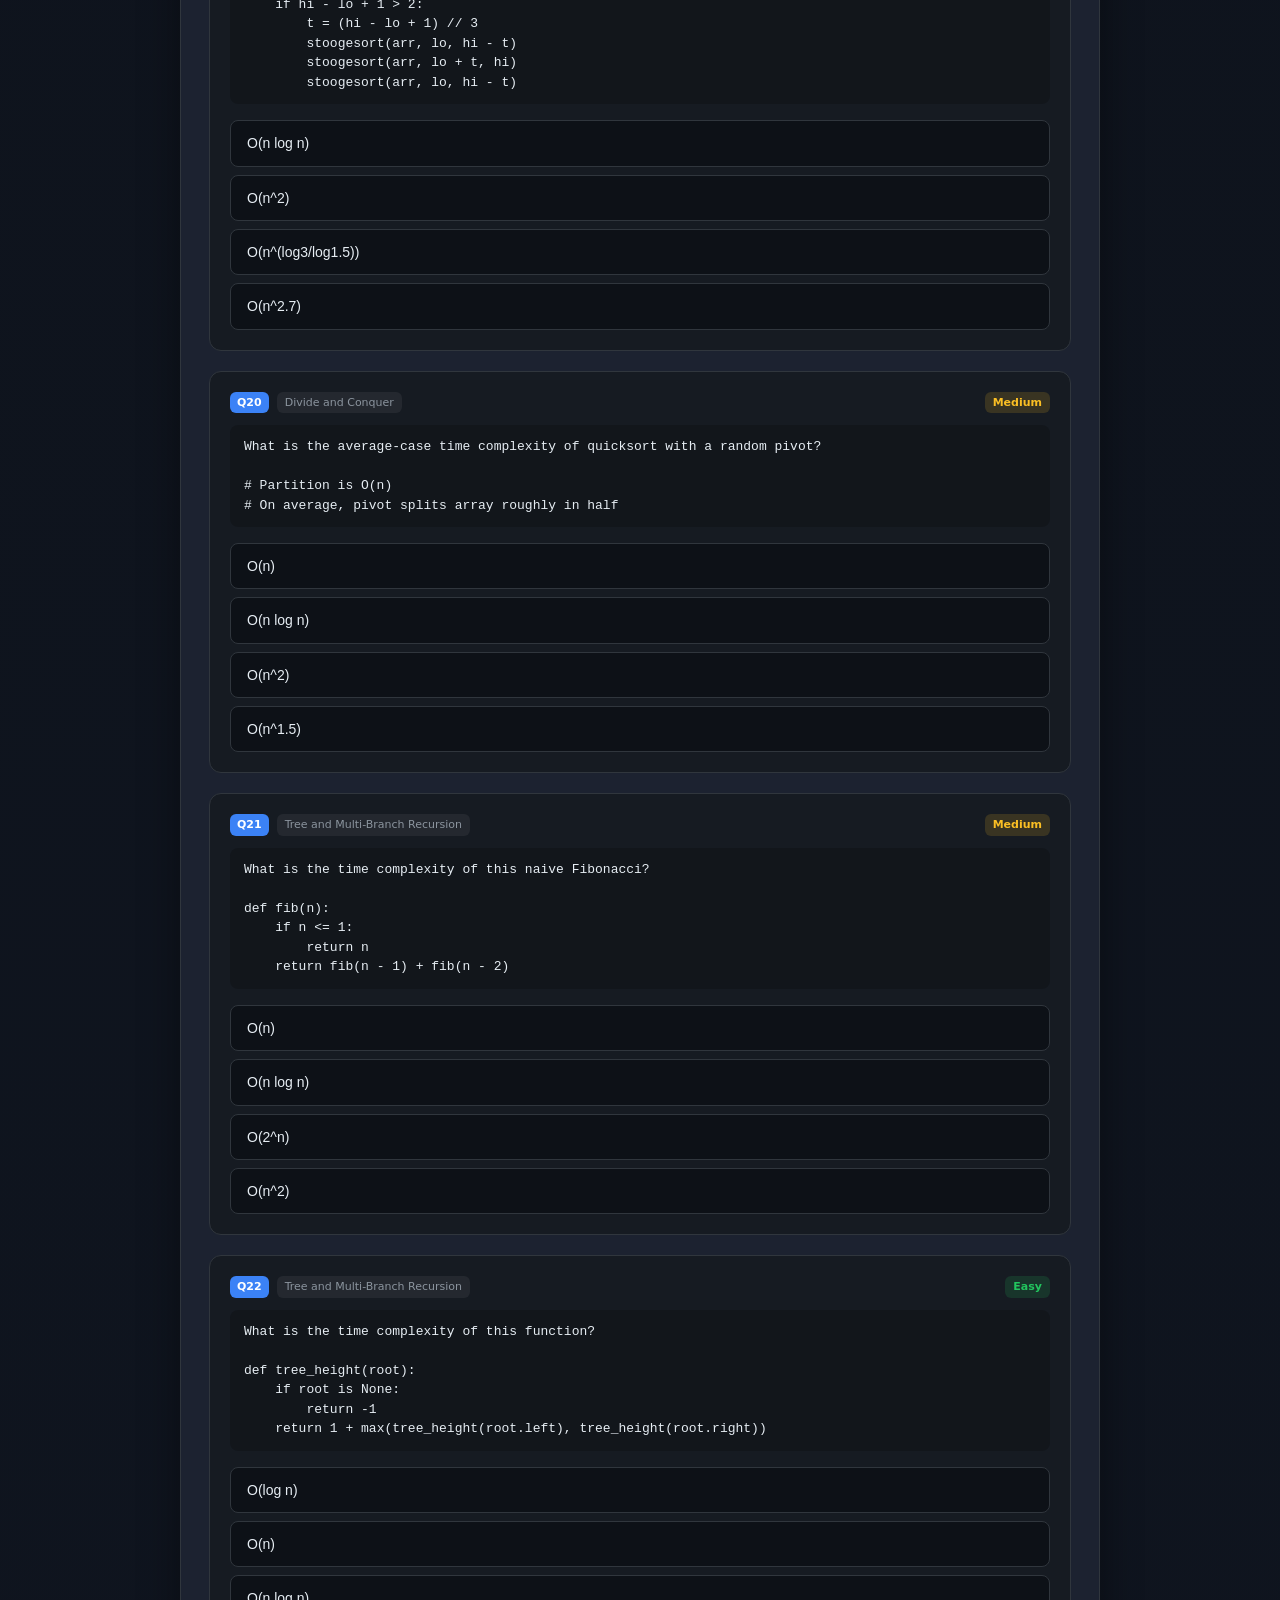
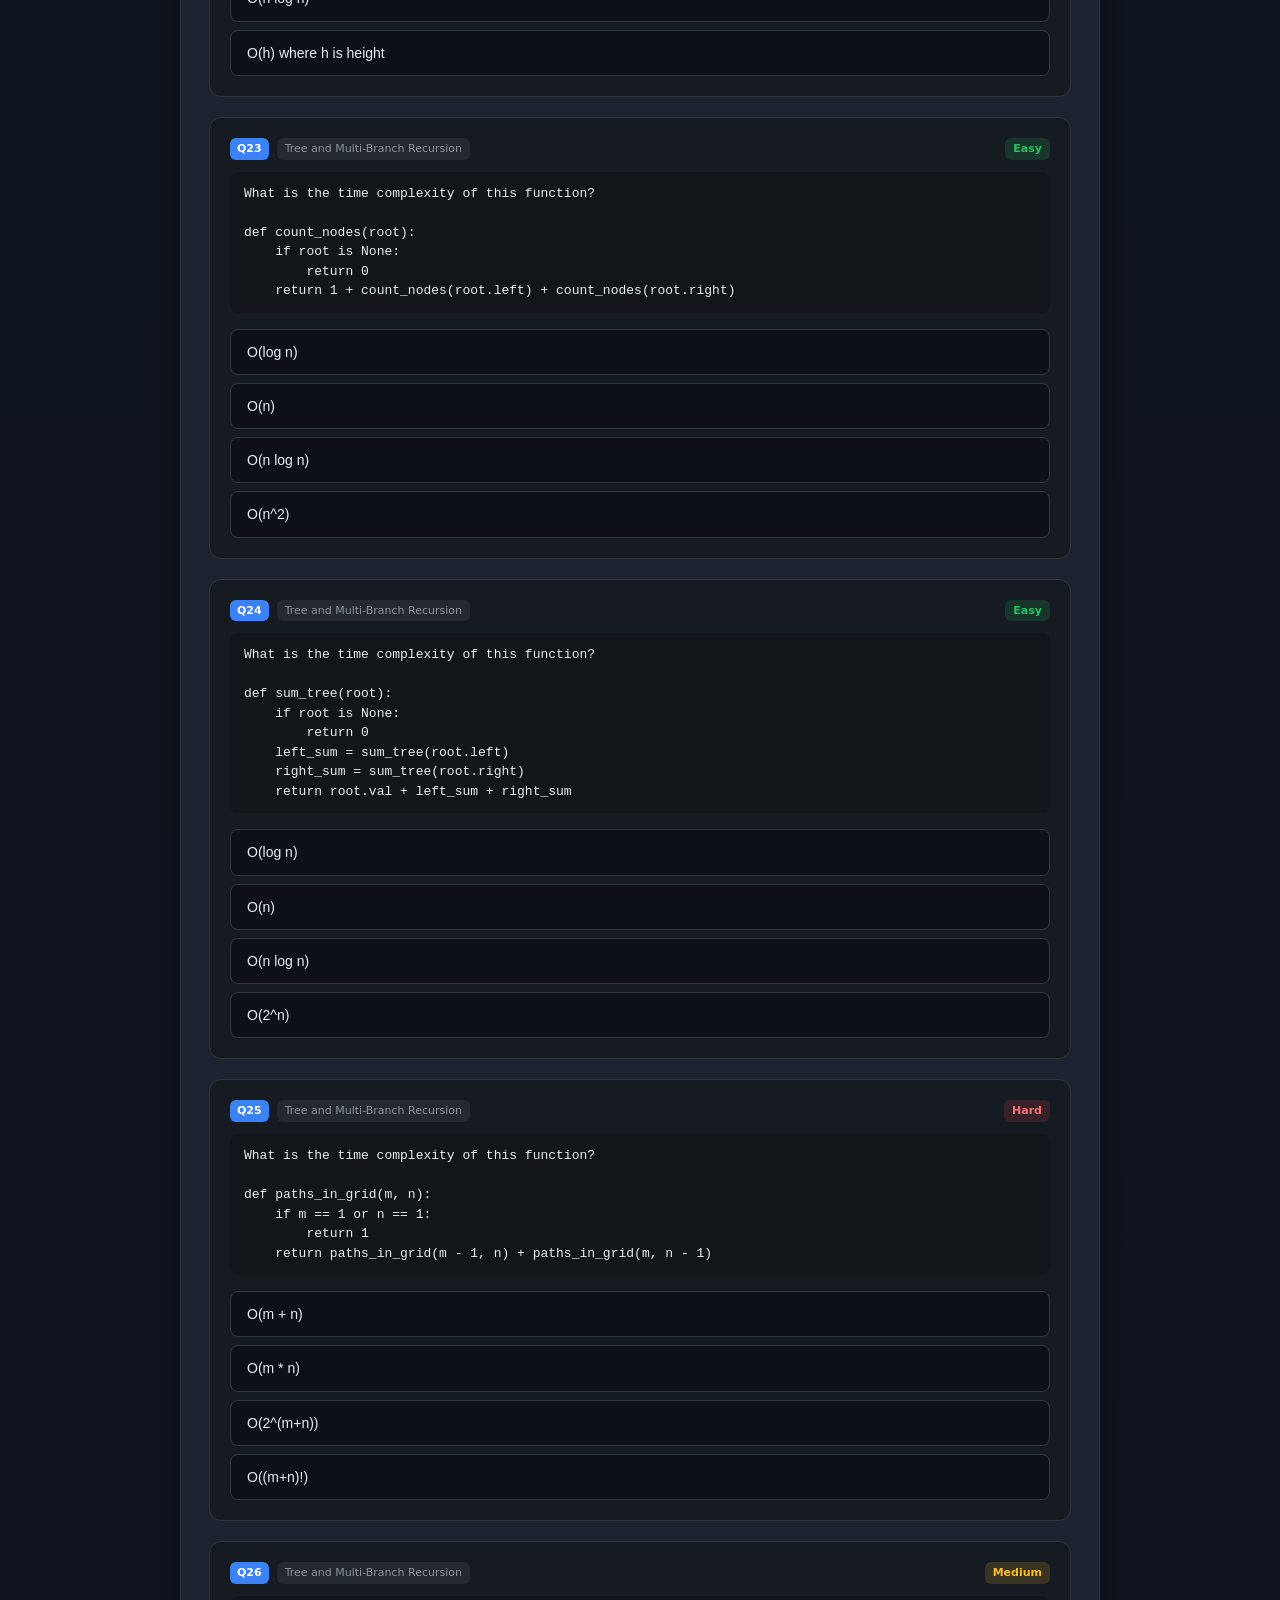
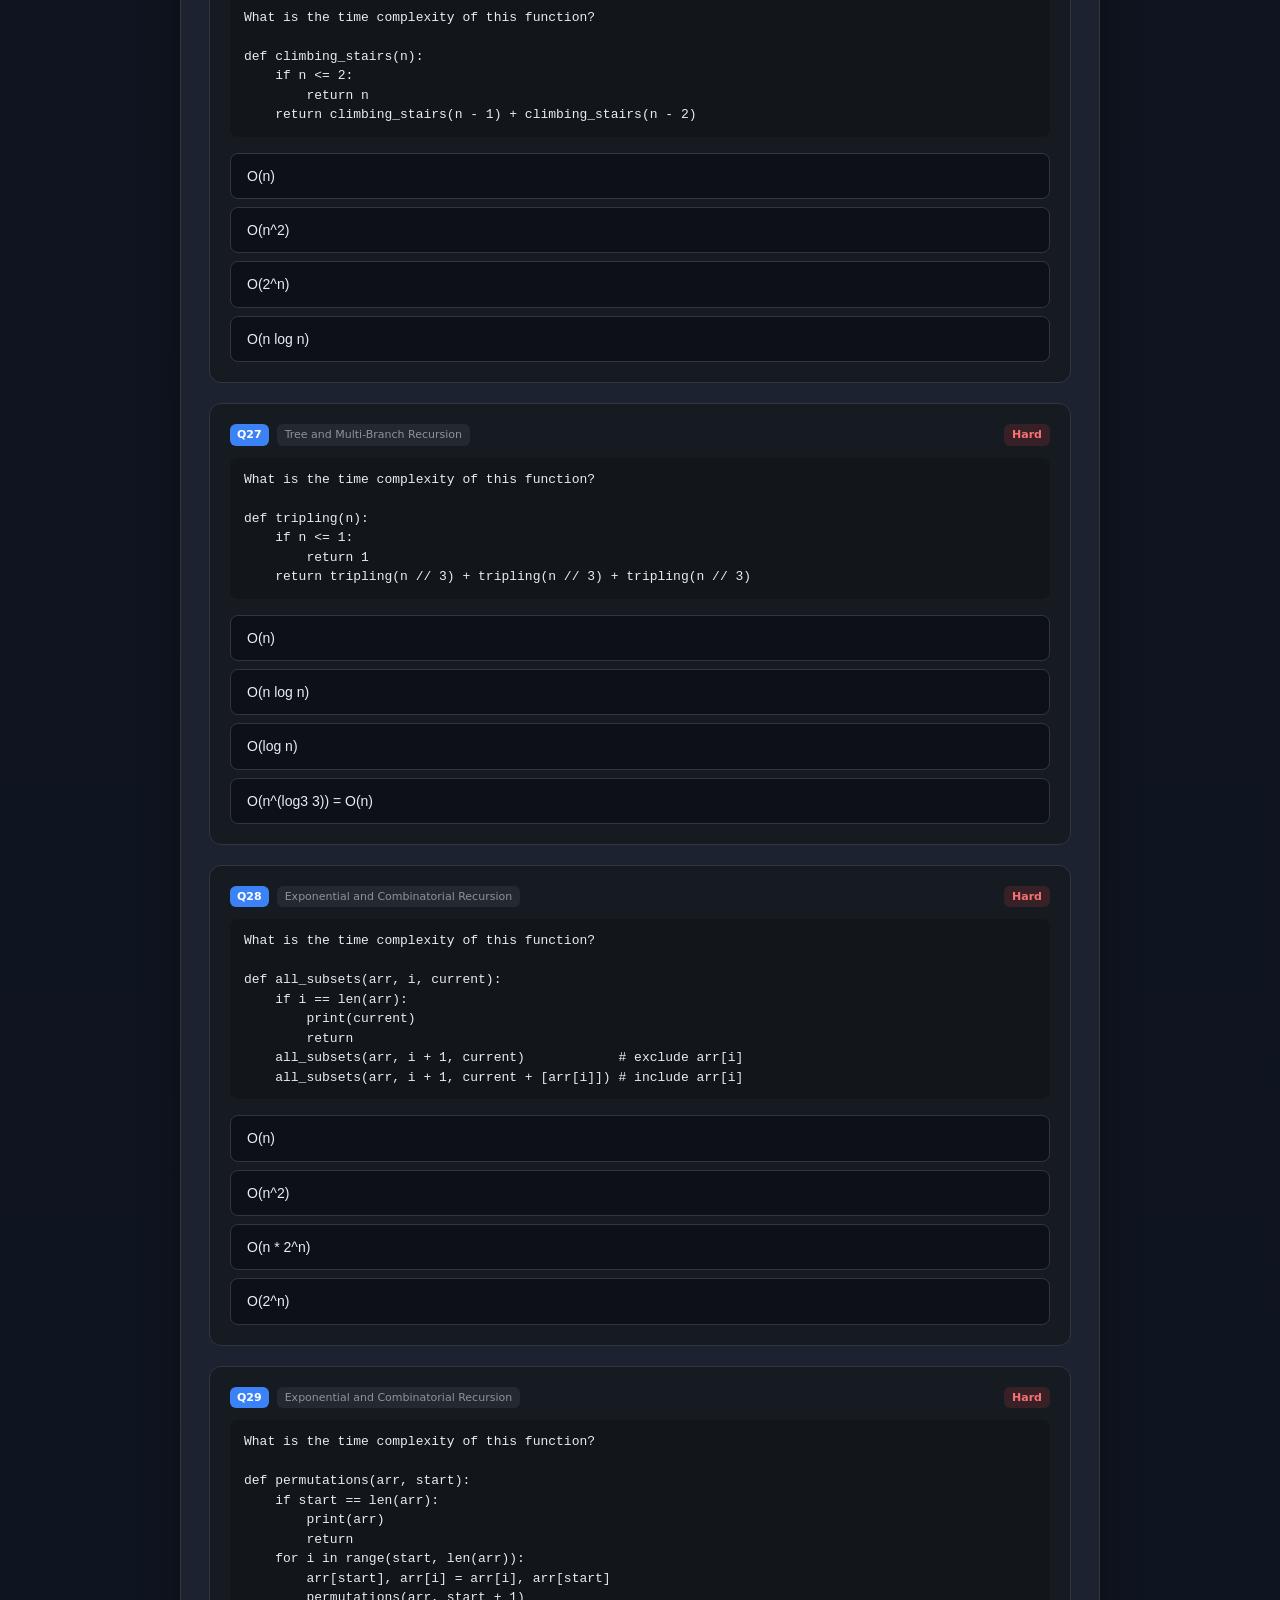
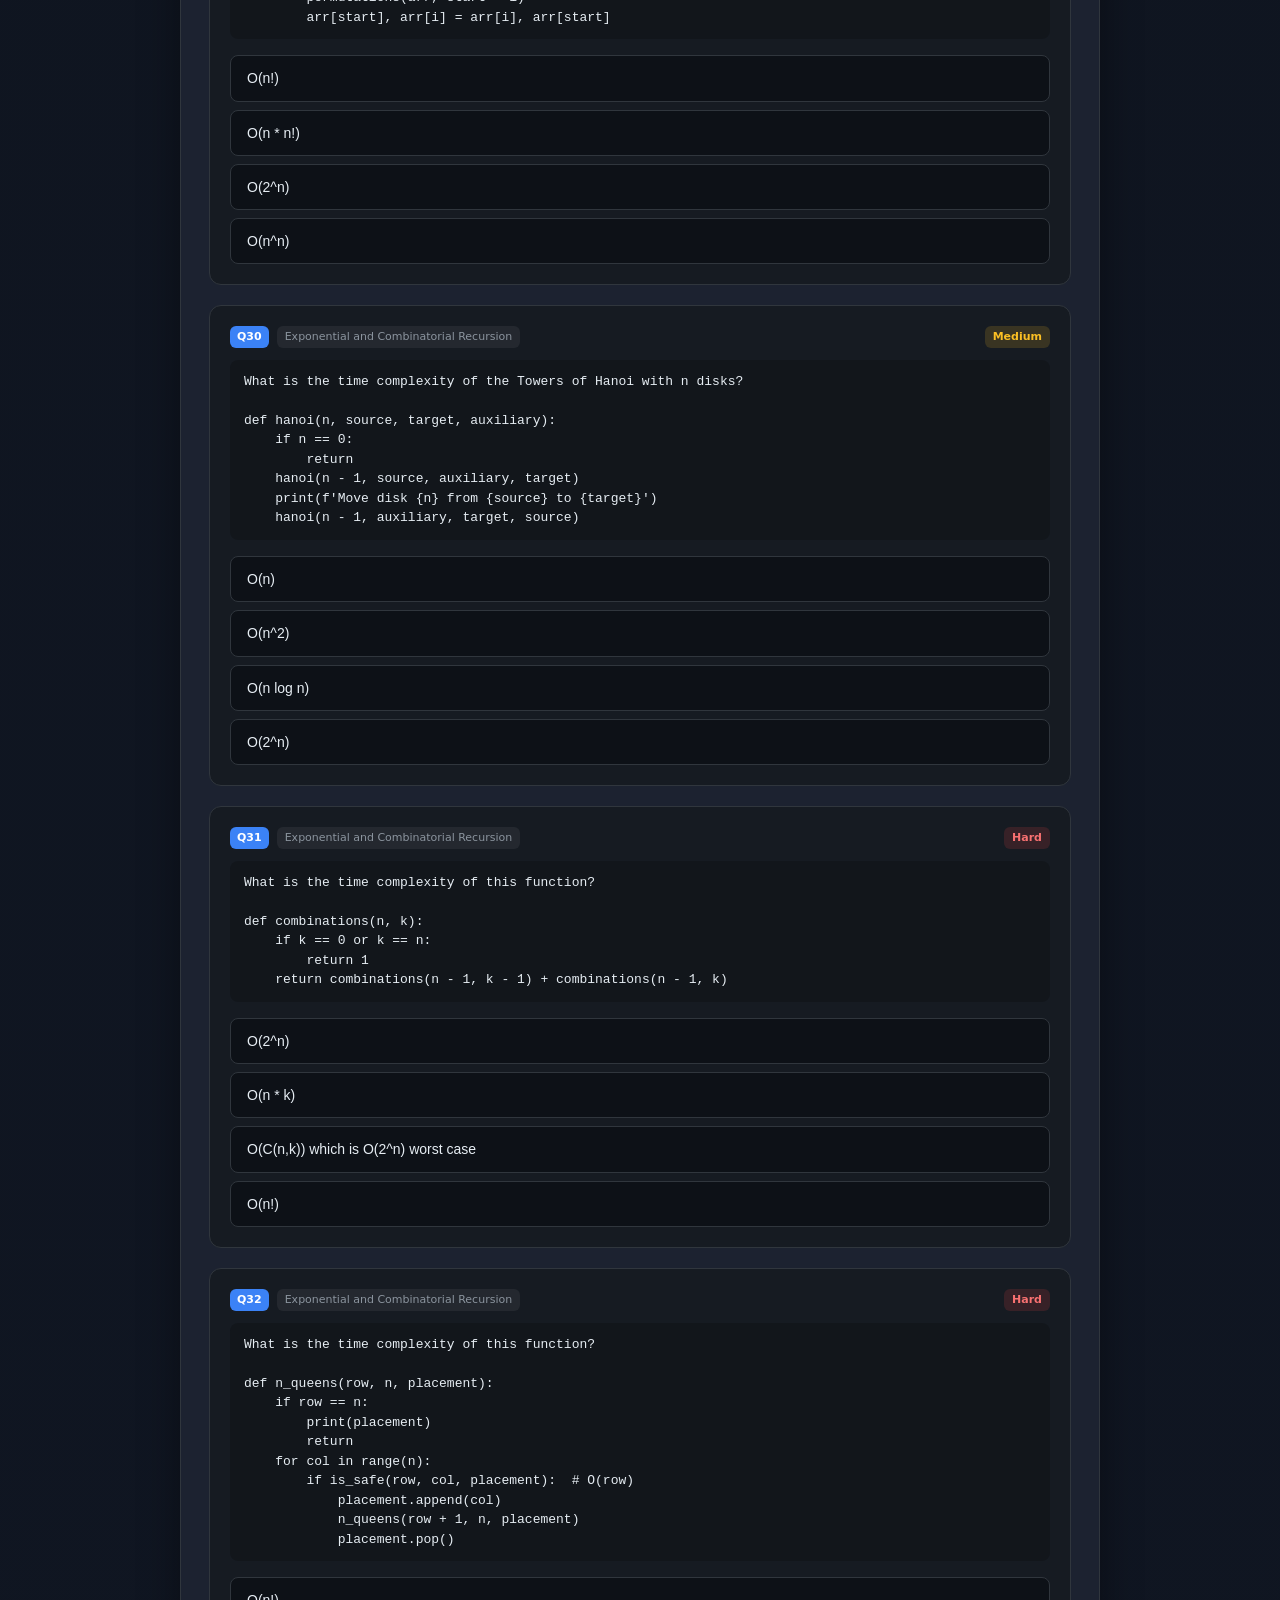
<file: quiz_recursion_complexity.html>
<!DOCTYPE html>
<html lang="en">
<head>
  <meta charset="UTF-8" />
  <meta name="viewport" content="width=device-width, initial-scale=1.0" />
  <title>Recursive Functions — Time &amp; Space Complexity Analysis</title>
  <link rel="stylesheet" href="layoutquiz.css" />
  <style>
    #themeToggle {
      position: fixed; bottom: 20px; right: 20px; z-index: 2000;
      padding: 10px 18px; border: none; border-radius: 12px; cursor: pointer;
      font-weight: 700; font-size: 14px;
      background: rgba(255,255,255,0.12); color: var(--text);
      backdrop-filter: blur(8px);
      border: 1px solid rgba(207,224,255,0.2);
      transition: .2s ease;
    }
    #themeToggle:hover { background: rgba(255,255,255,0.2); }
    body.light-mode {
      --bg: #f0f4ff; --bg2: #e8eeff; --card: #ffffff; --text: #14213a;
      --muted: #4a5a80; --primary: #2563eb; --primary2: #1d4ed8;
      --border: #c5d5f5; --shadow: 0 14px 40px rgba(0,0,0,.10);
    }
    body.light-mode {
      background: linear-gradient(180deg, #eef2ff, #e0e8ff 70%, #d5e0ff);
    }
    body.light-mode .panel,
    body.light-mode .result-card { color: #14213a; }
    body.light-mode .topbar {
      background: rgba(240,244,255,0.88);
      border-bottom-color: rgba(59,130,246,0.18);
    }
    /* Code-style question text */
    .question-text {
      font-family: 'Courier New', Courier, monospace;
      font-size: 13px !important;
      white-space: pre-wrap;
      background: rgba(0,0,0,0.2);
      border-radius: 8px;
      padding: 12px 14px !important;
      line-height: 1.5 !important;
    }
    body.light-mode .question-text {
      background: rgba(0,0,0,0.06);
    }
  </style>
</head>
<body>

  <header class="topbar">
    <div class="topbar-inner">
      <a class="btn btn-back" href="index.html">Back to index</a>
      <div class="top-info">
        <div class="stats-row">
          <div class="stat">Score: <span id="scoreText">0</span></div>
          <div class="stat">
            Answered: <span id="answeredText">0</span>/<span id="totalText">---</span>
          </div>
        </div>
        <div class="progress-wrap" aria-label="Progress bar">
          <div class="progress-bar" id="progressBar"></div>
        </div>
      </div>
      <div class="stat" style="justify-self:end;">
        Quiz Status: <span id="statusText">In progress</span>
      </div>
    </div>
  </header>

  <main class="container">
    <section class="hero">
      <h1 id="heroTitle">Quiz</h1>
      <p class="subtitle" id="heroSubtitle"></p>
    </section>

    <section class="panel">
      <div class="panel-head">
        <h2>Quiz Area</h2>
        <p>Each question shows a recursive function. Select the correct time or space complexity. Explanations show the full recurrence derivation.</p>
      </div>
      <div class="quiz-area" id="quizArea"></div>
      <div class="actions">
        <button class="btn btn-submit" id="submitBtn">Submit &amp; See Results</button>
      </div>
    </section>

    <section class="results" id="resultsSection"></section>
    <div class="footer-space"></div>
  </main>

  <button id="themeToggle" onclick="toggleTheme()">Light mode</button>

  <script>
    window.QUIZ_DATA_FILE = "quiz_recursion_complexity.json";
    function toggleTheme() {
      const body = document.body;
      const btn = document.getElementById('themeToggle');
      body.classList.toggle('light-mode');
      btn.textContent = body.classList.contains('light-mode') ? 'Dark mode' : 'Light mode';
    }
  </script>
  <script src="quiz.js"></script>
</body>
</html>
</file>
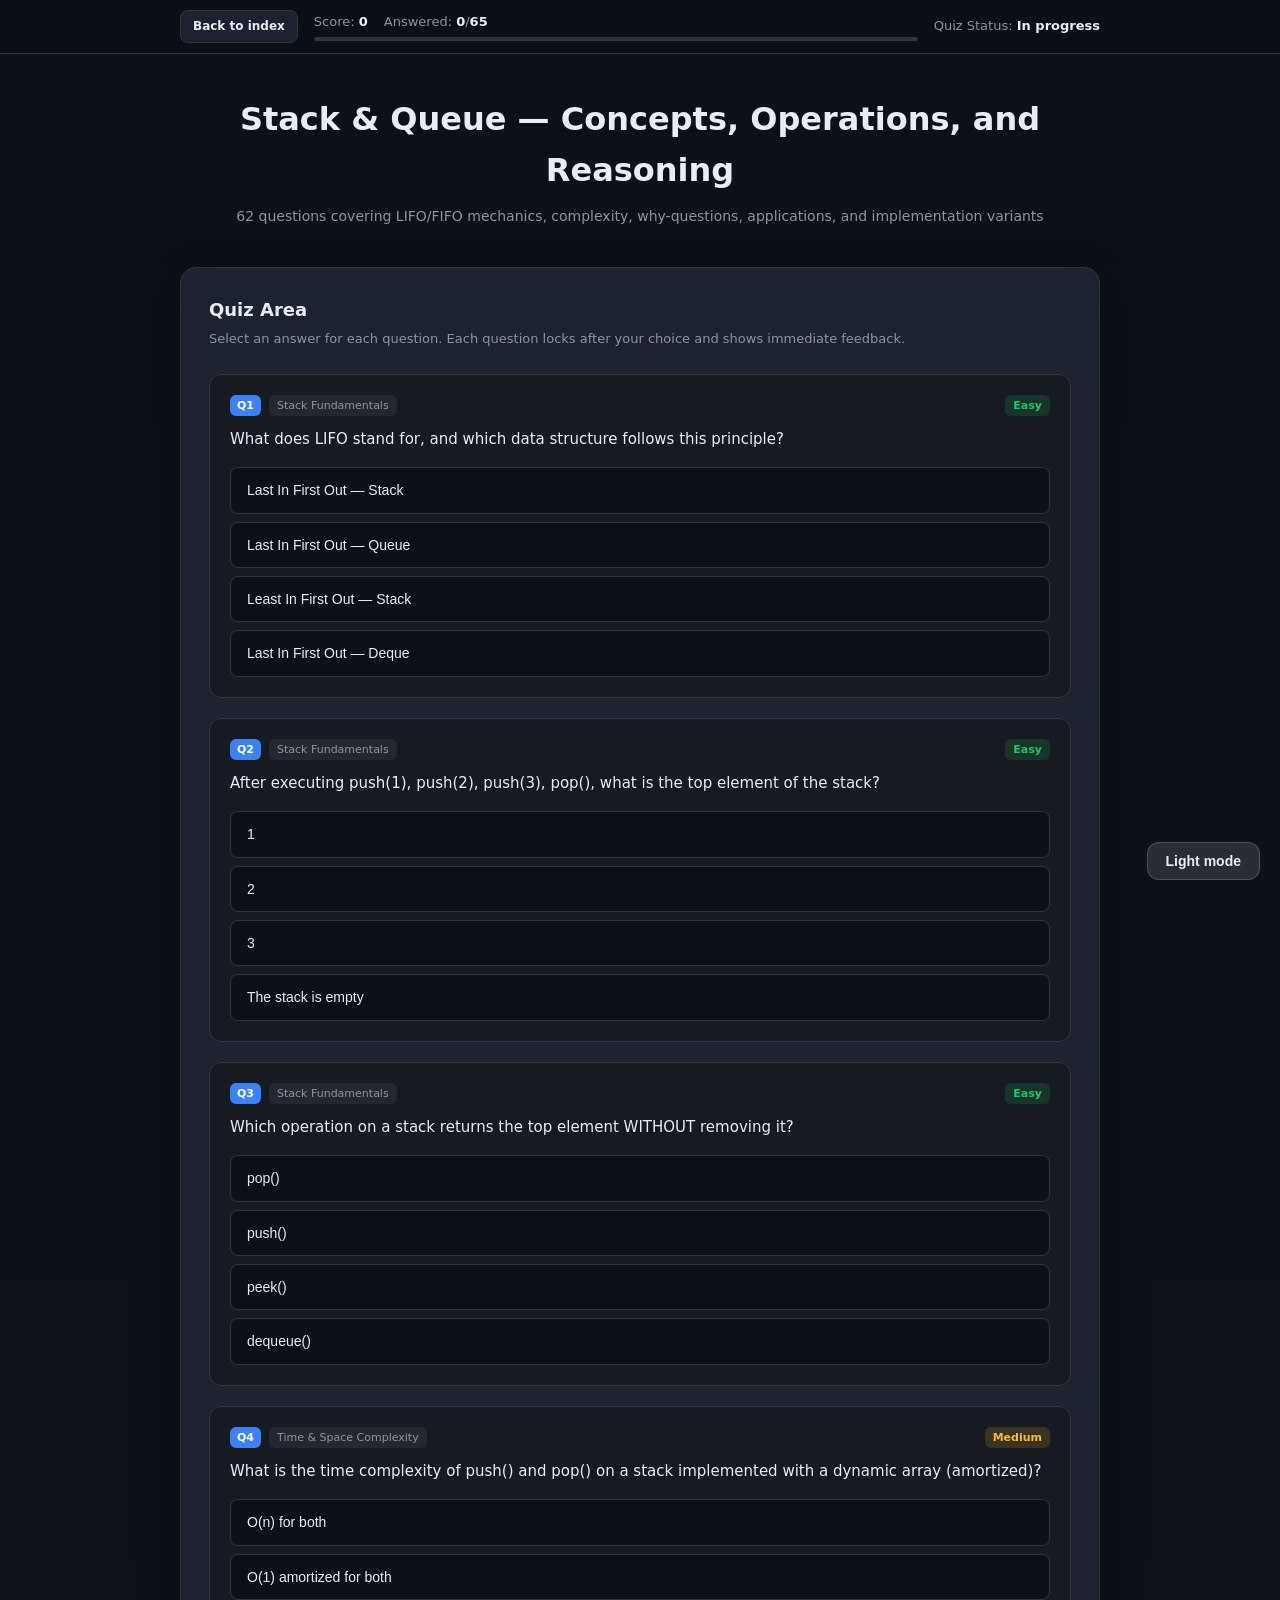
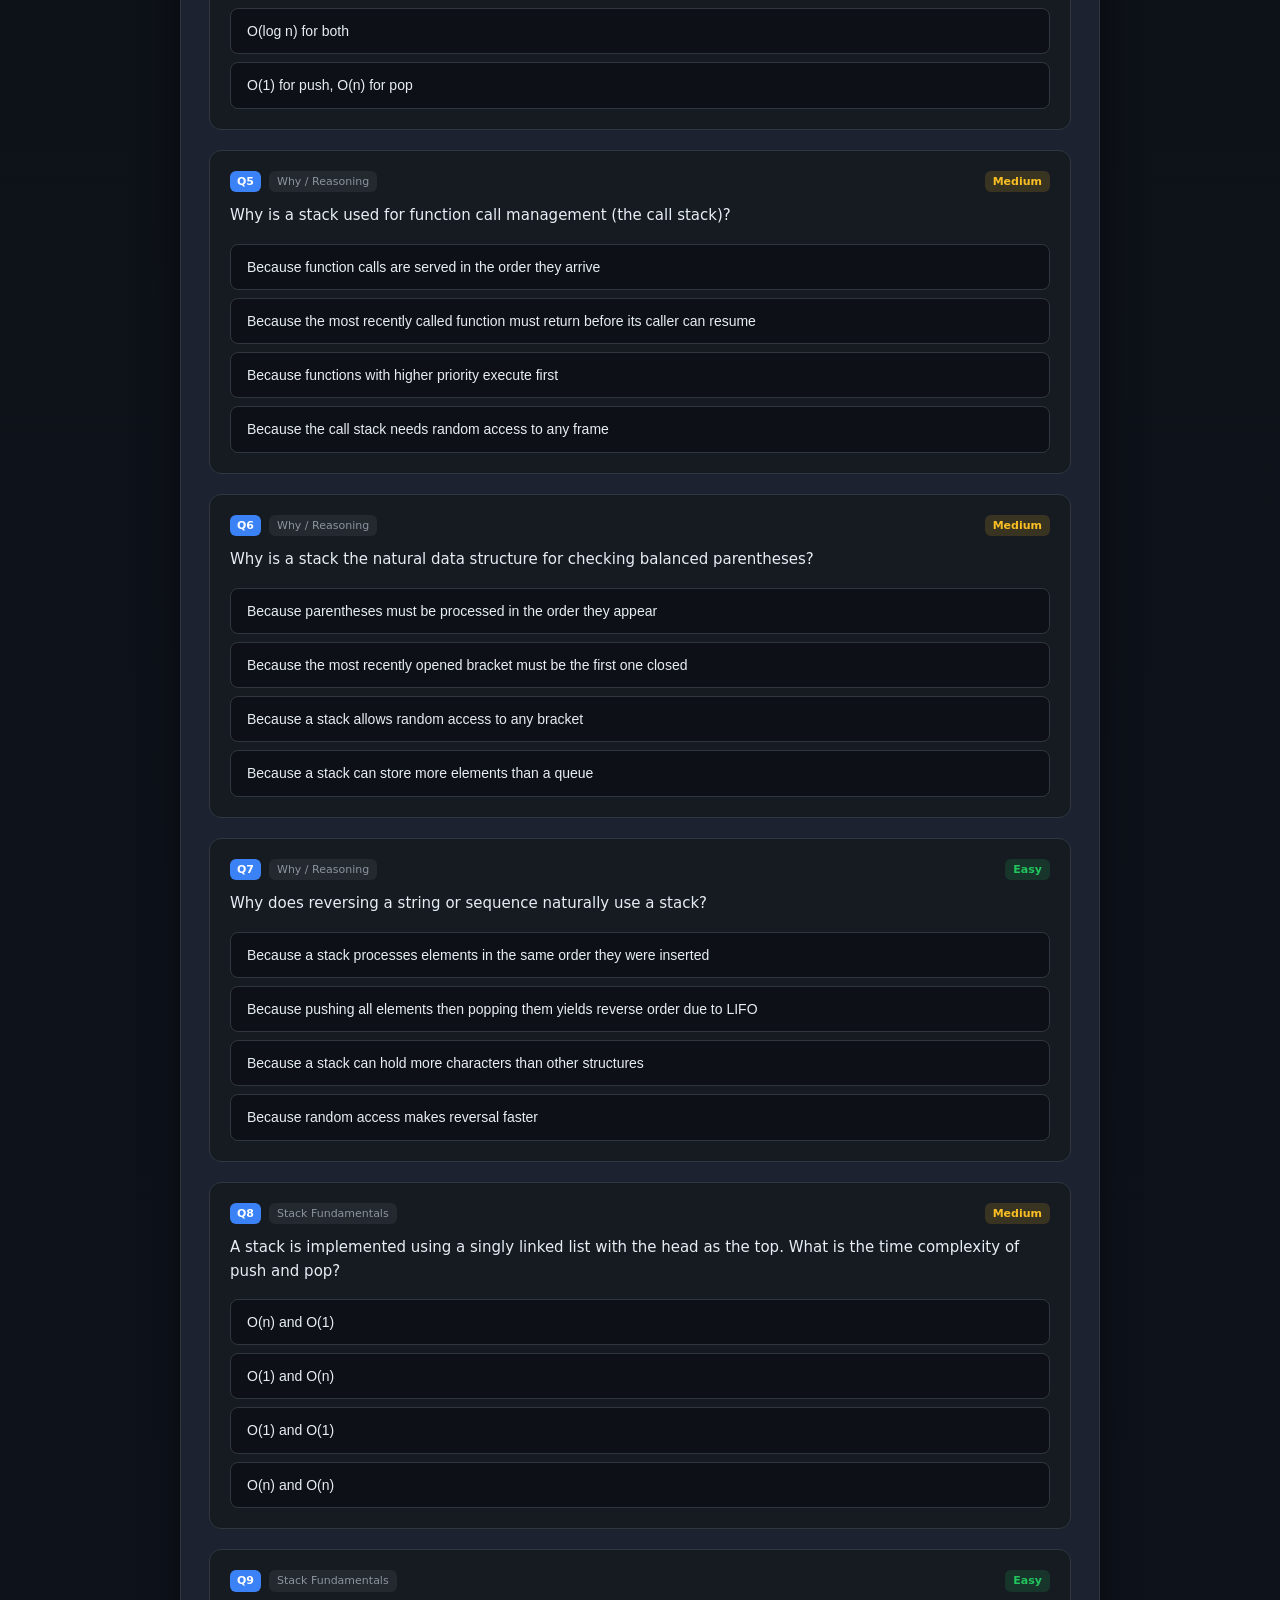
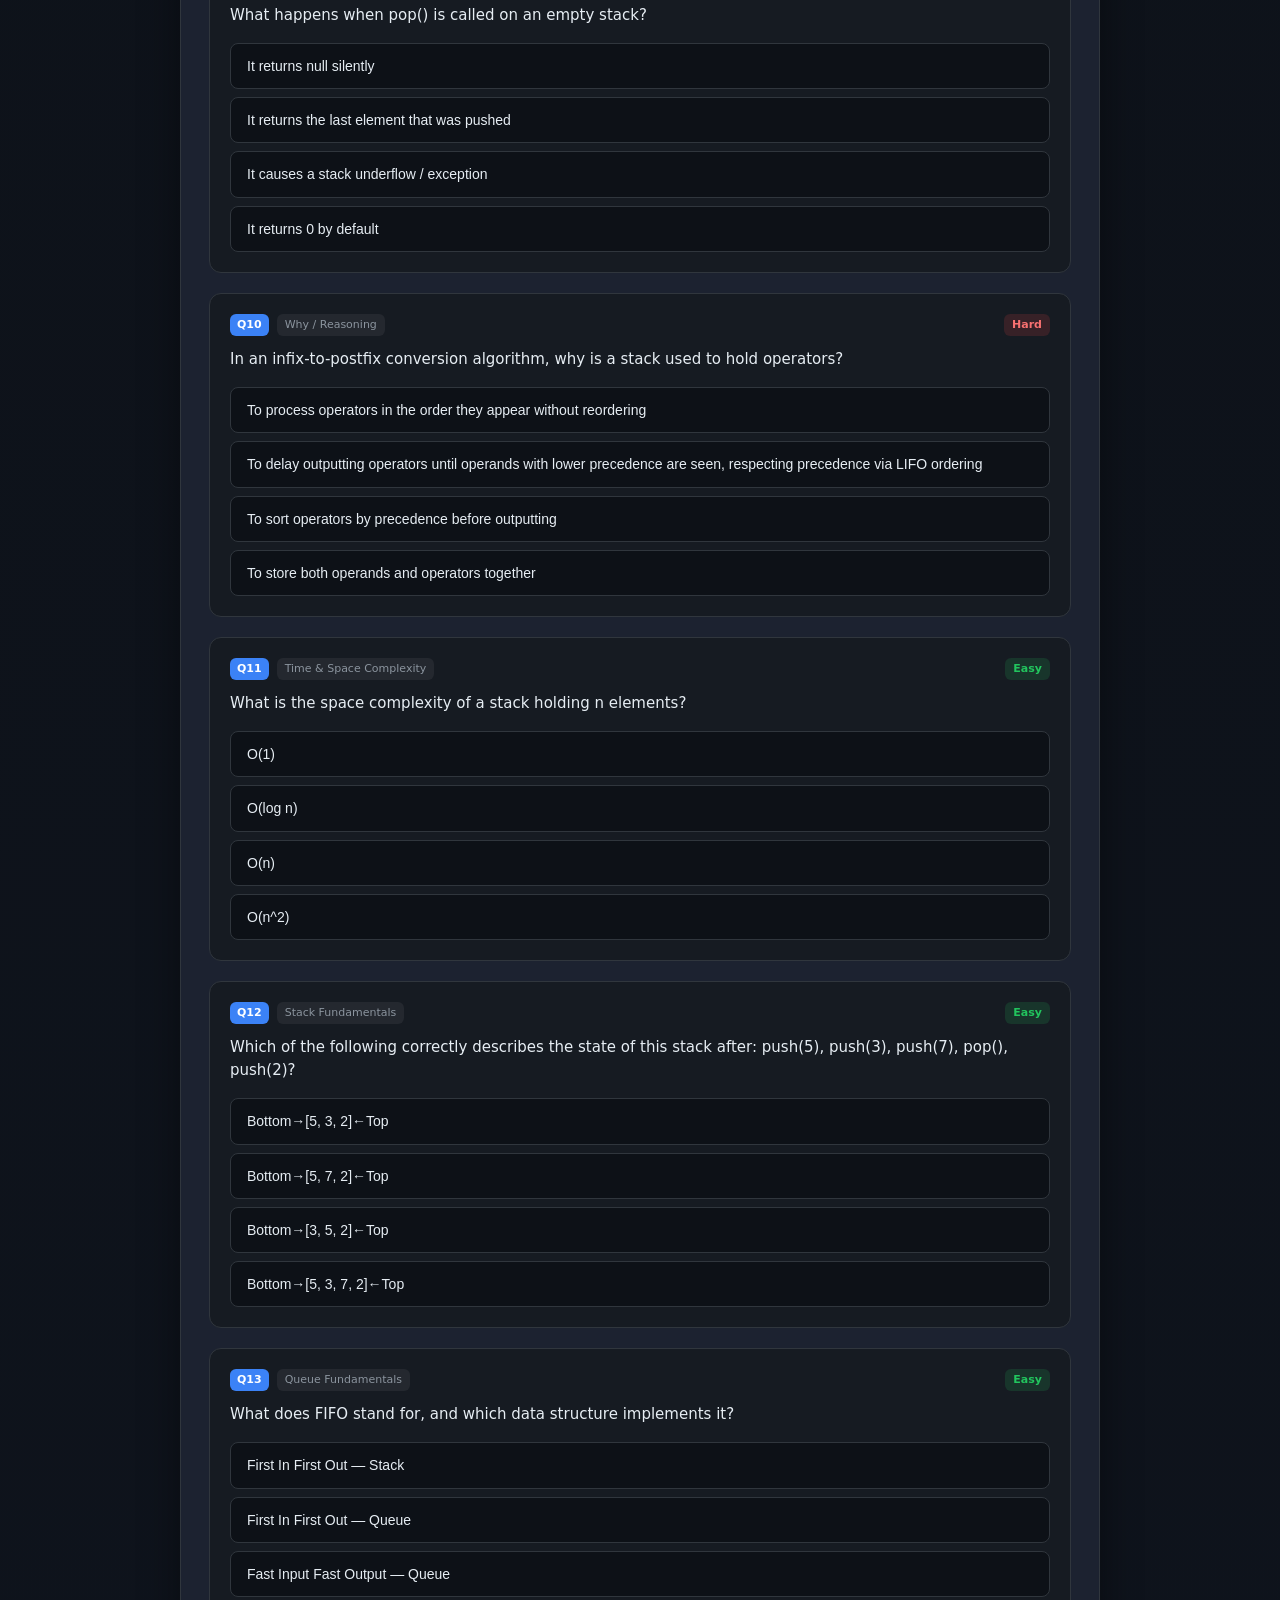
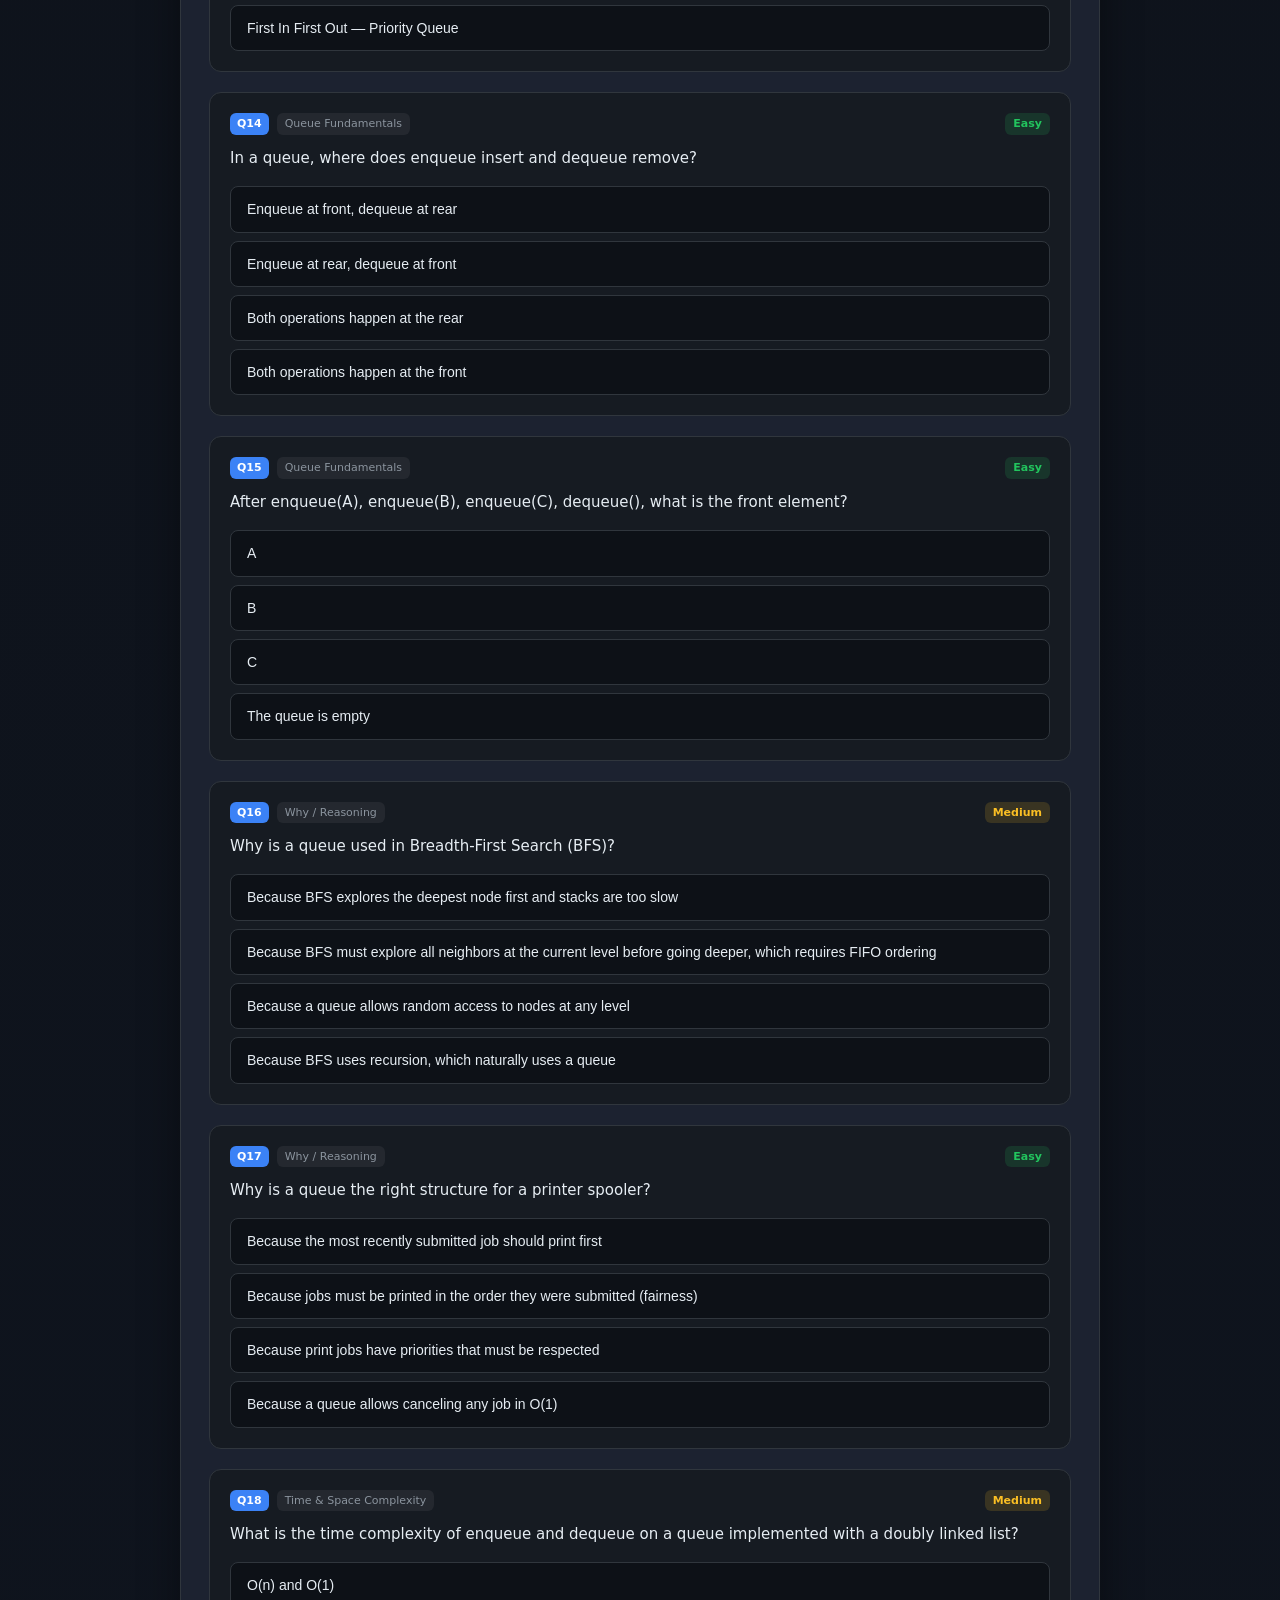
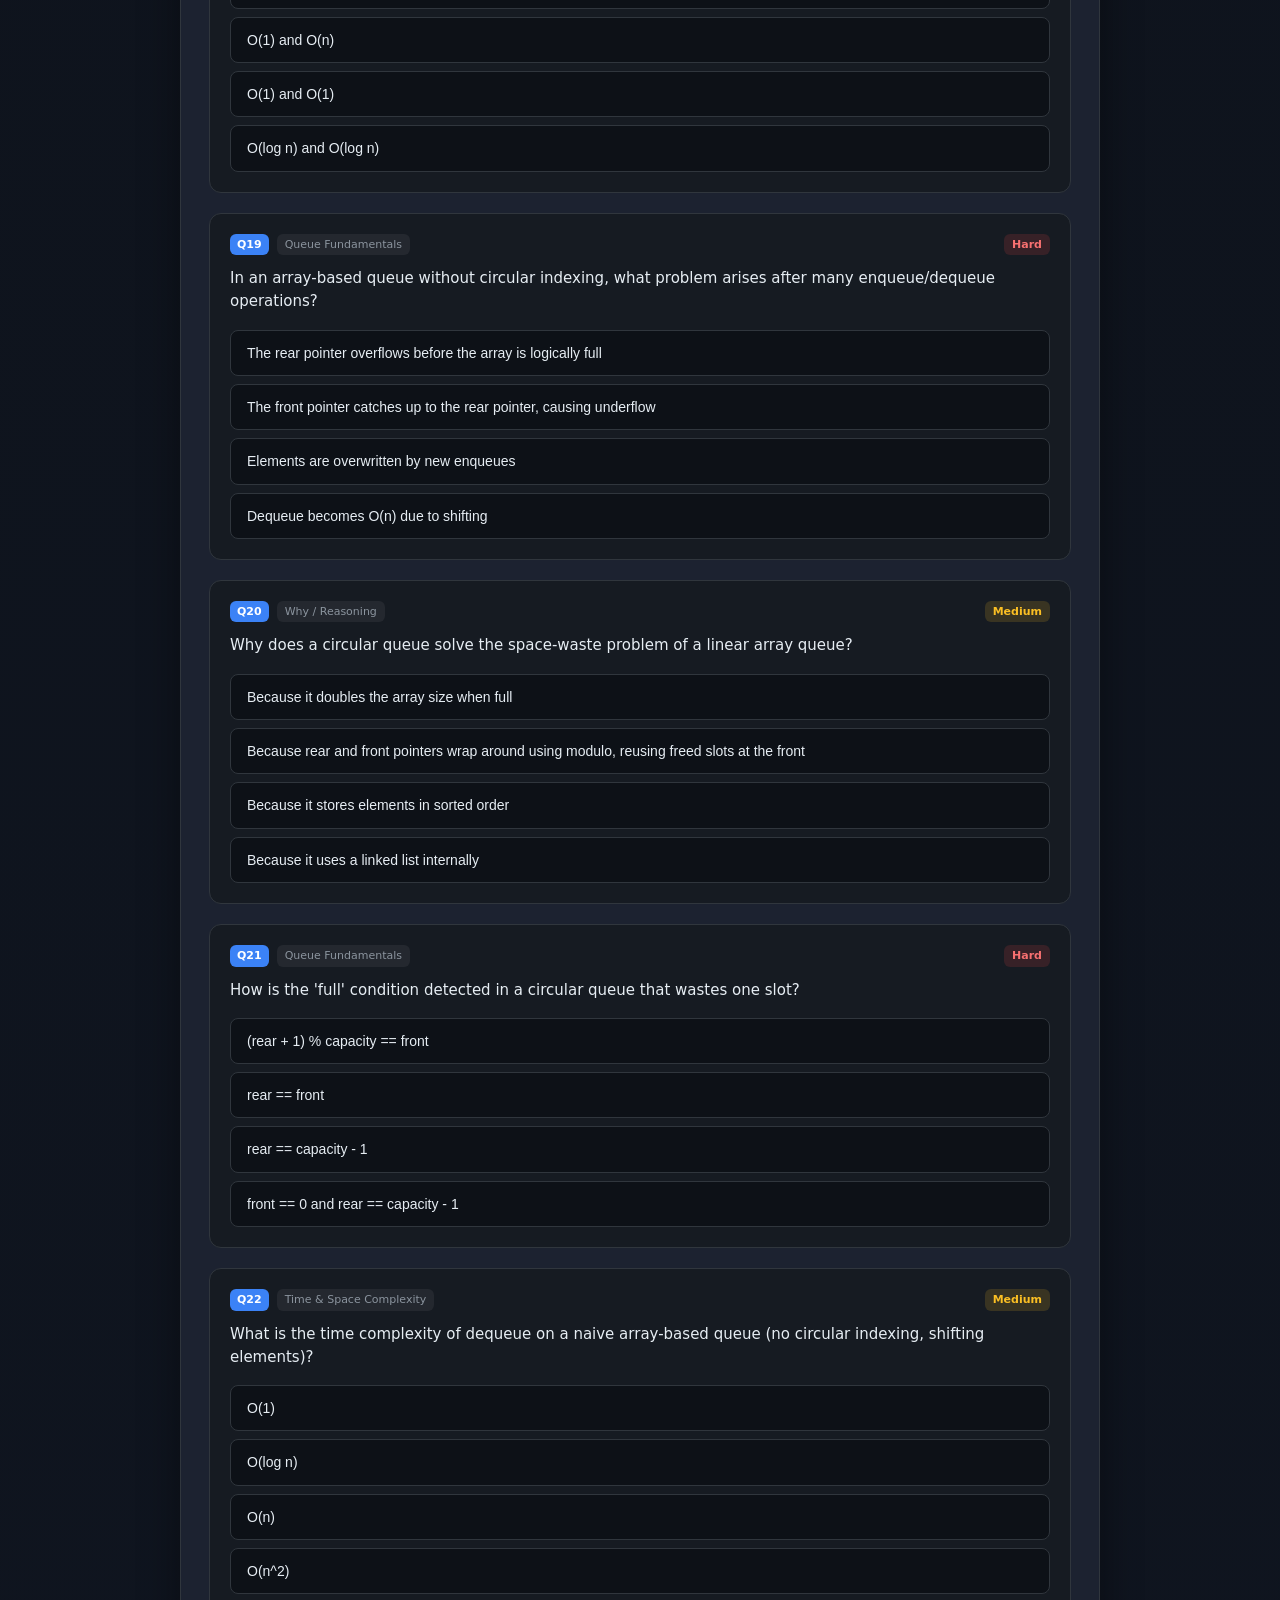
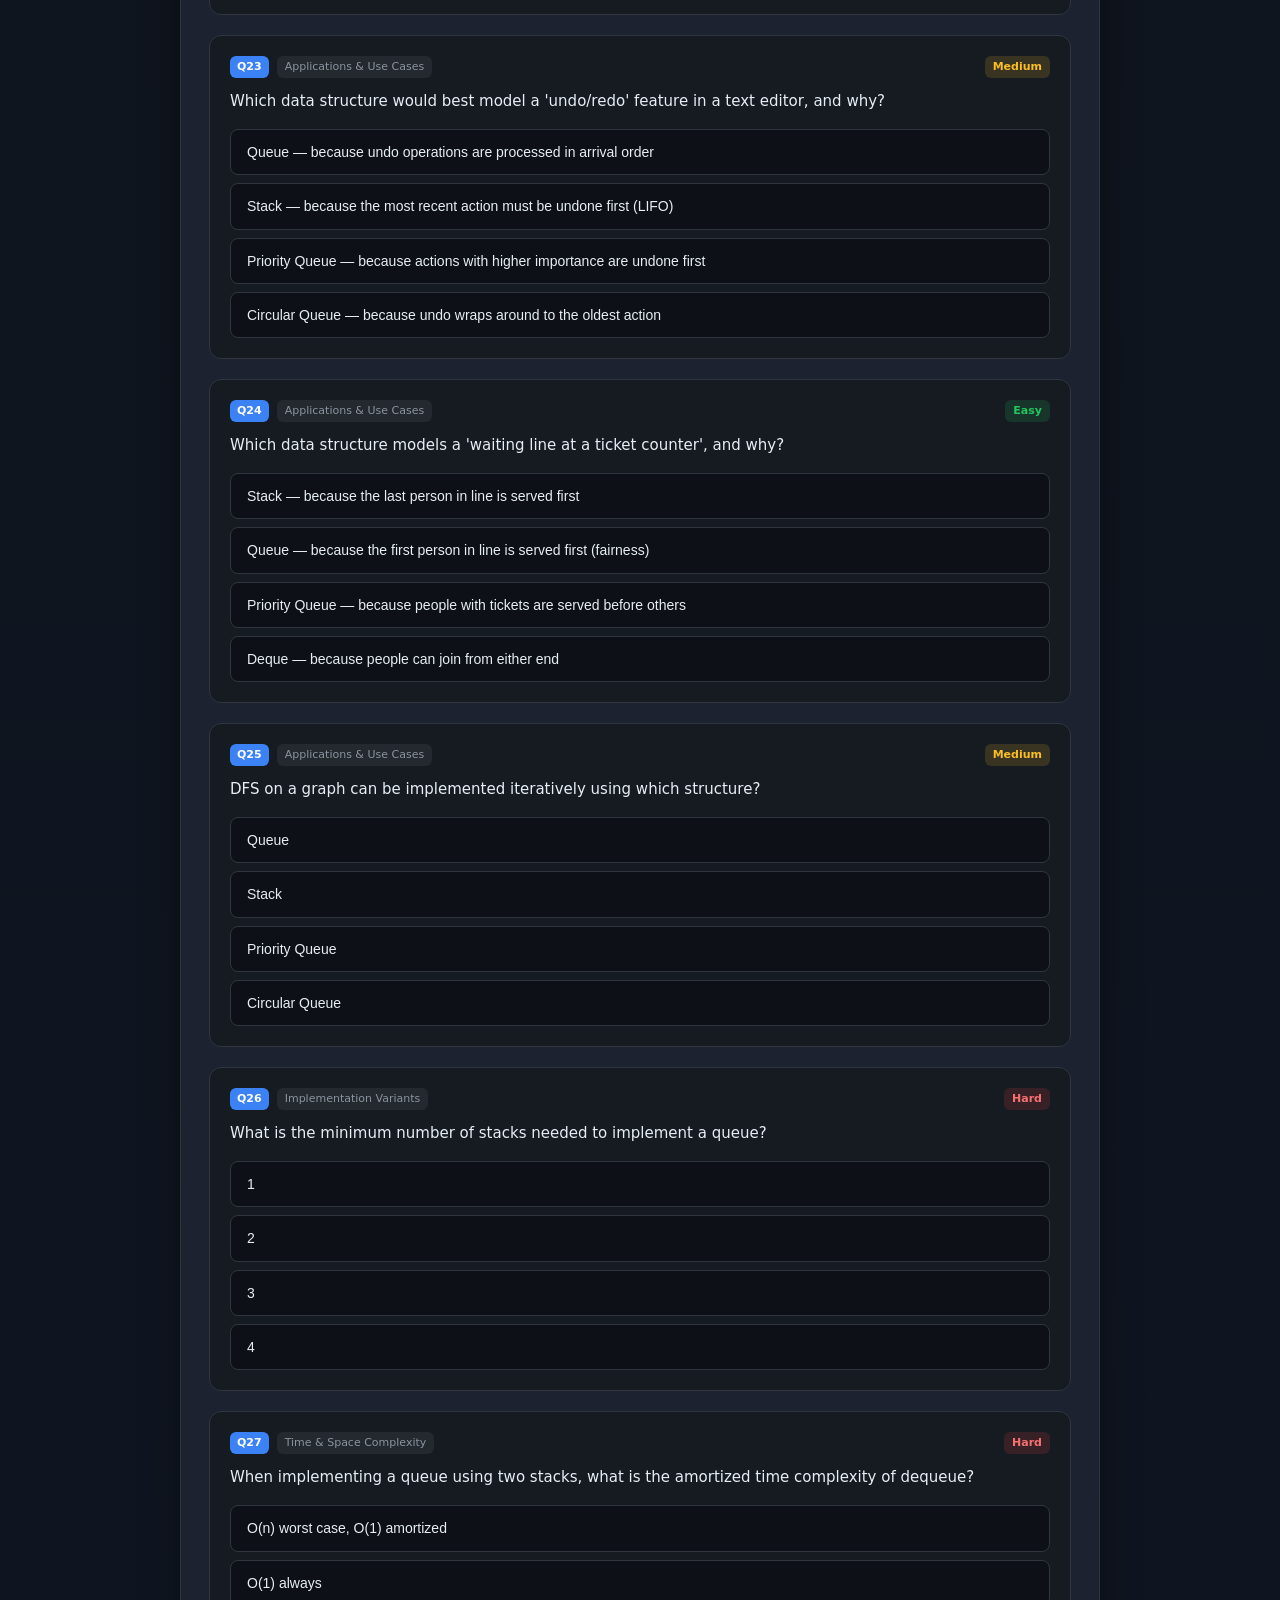
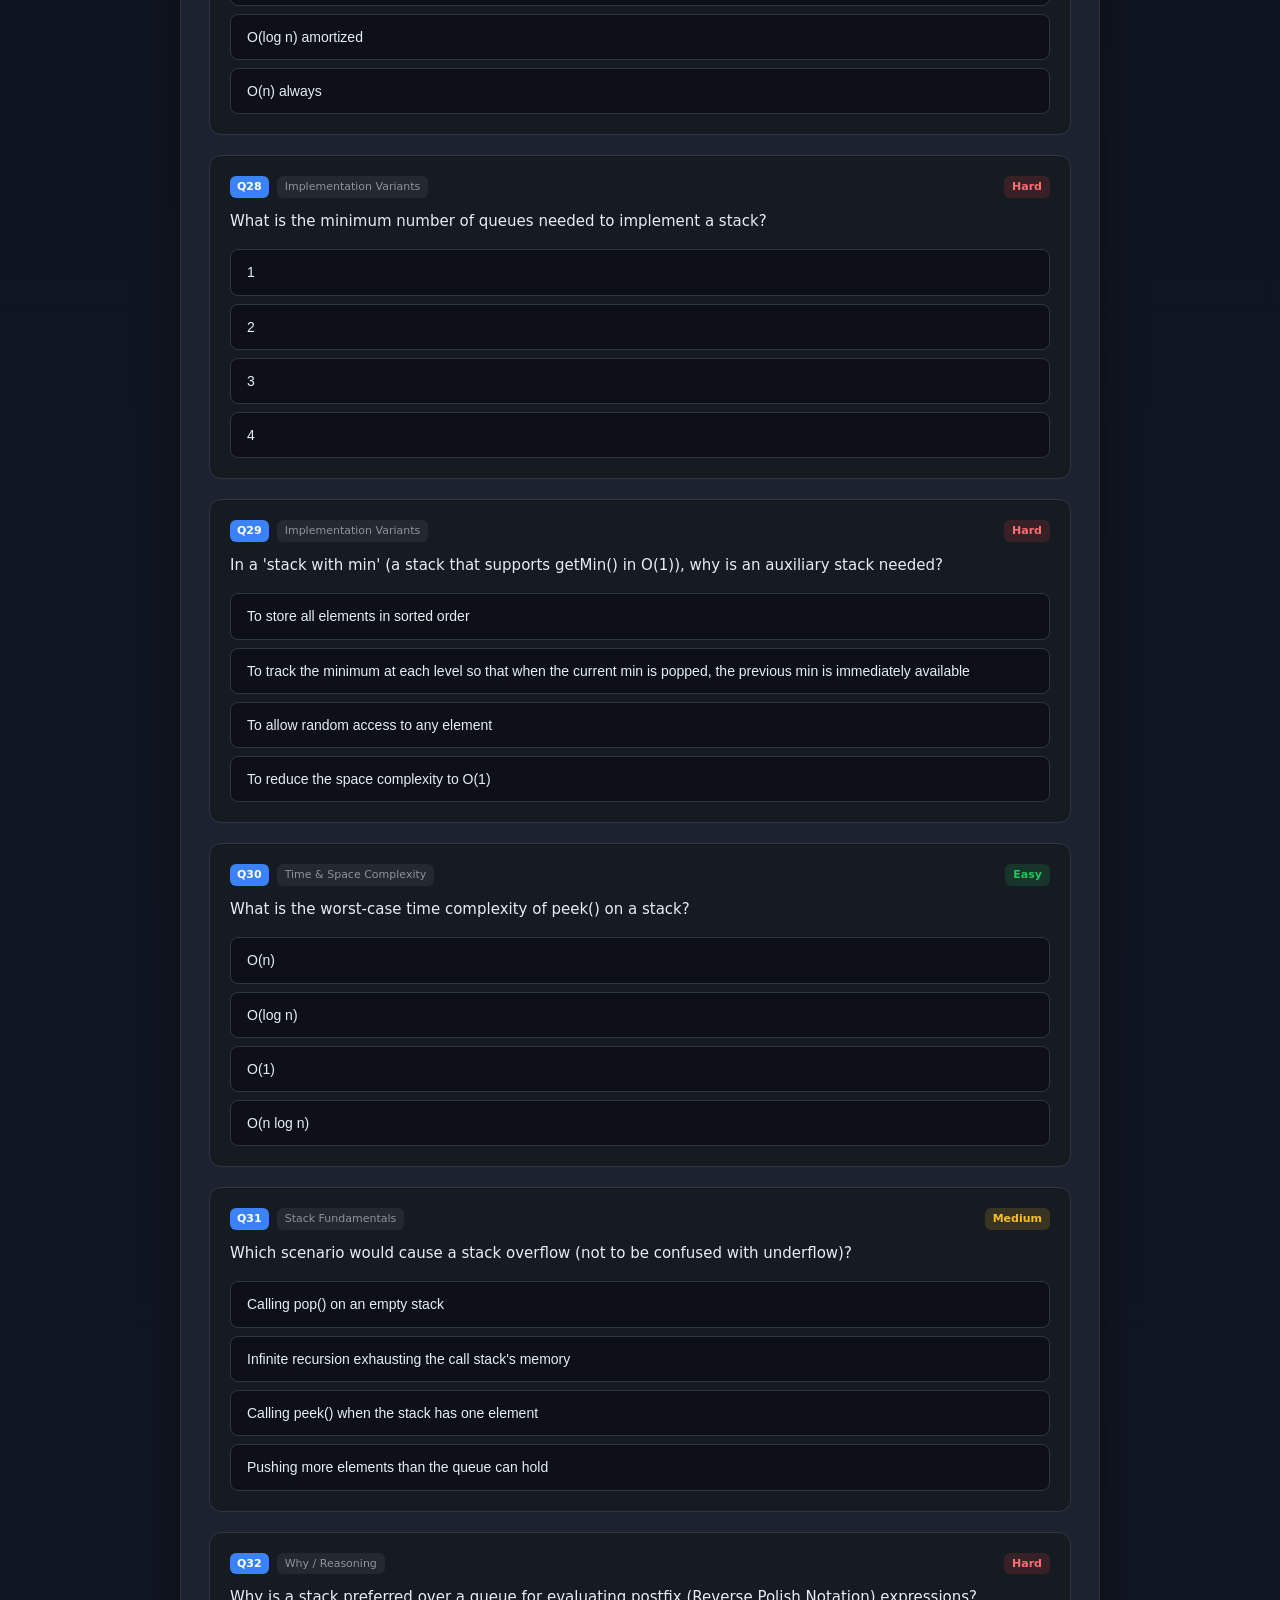
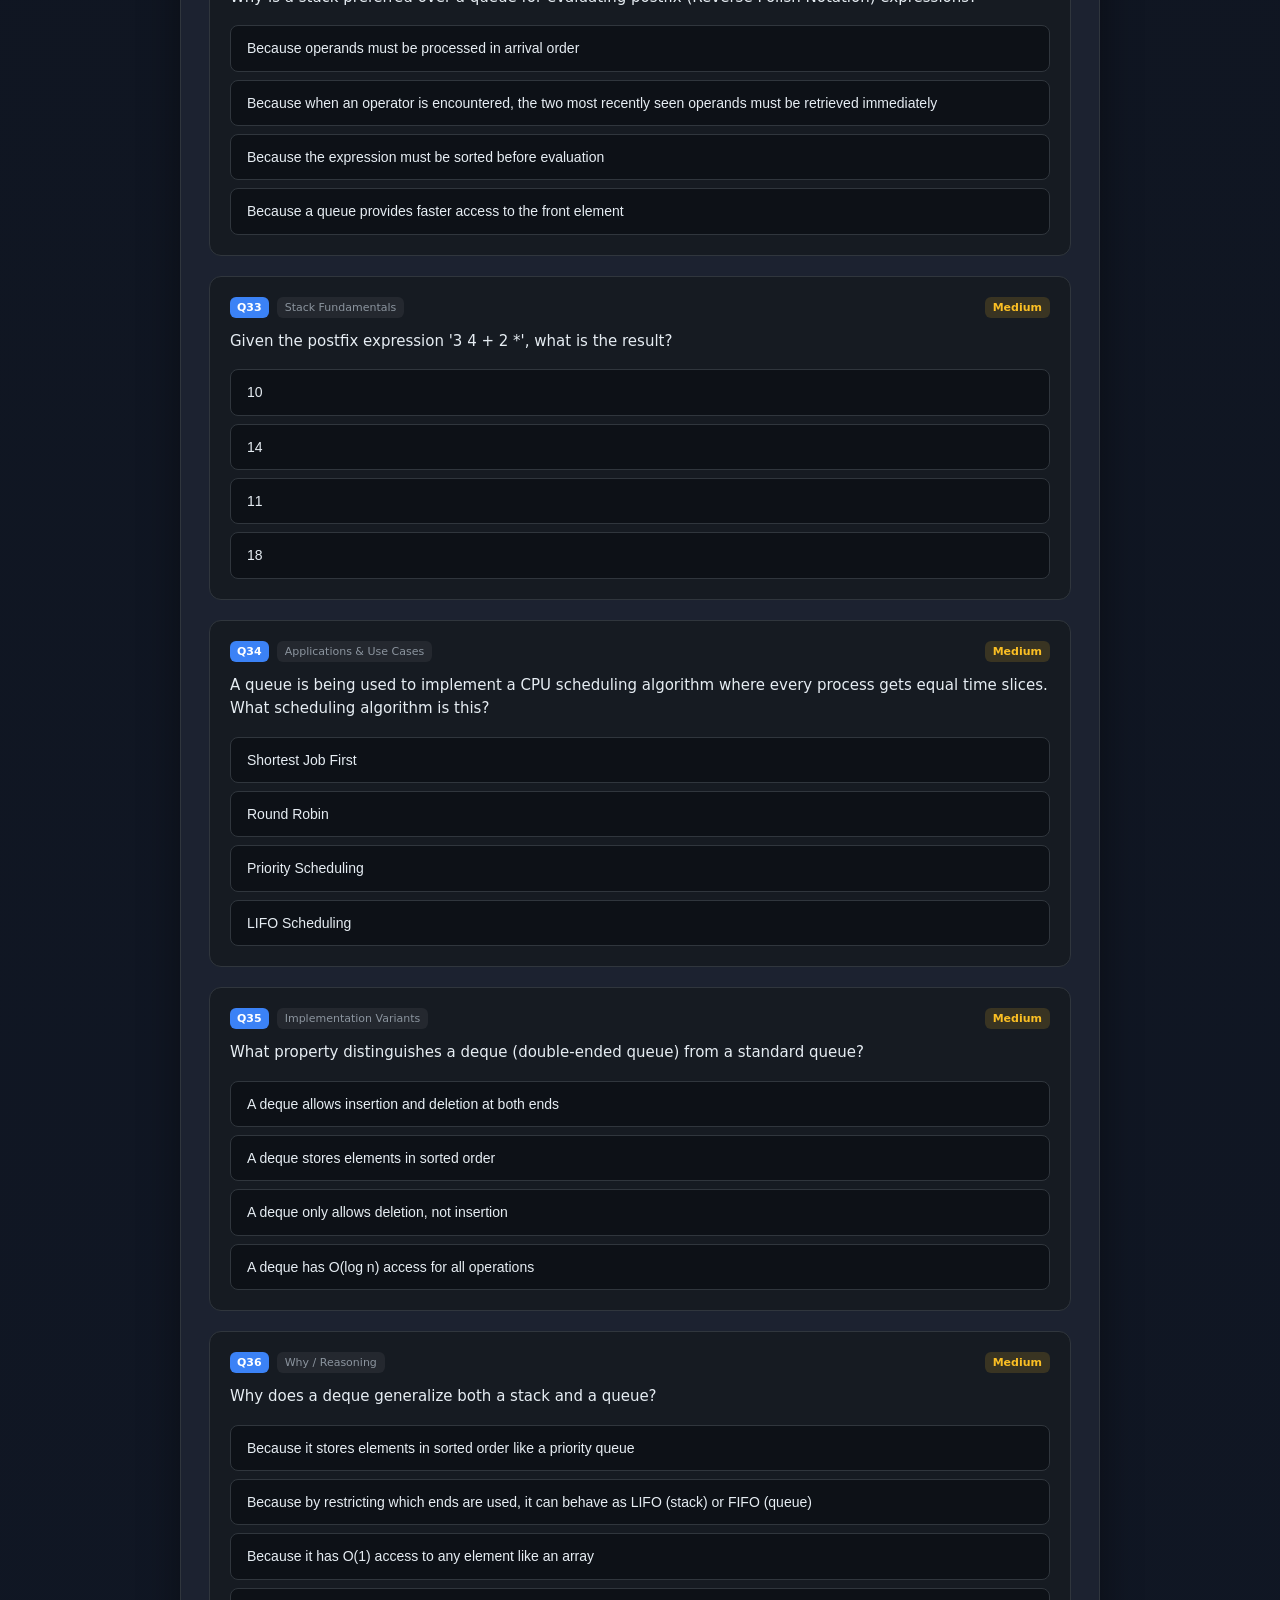
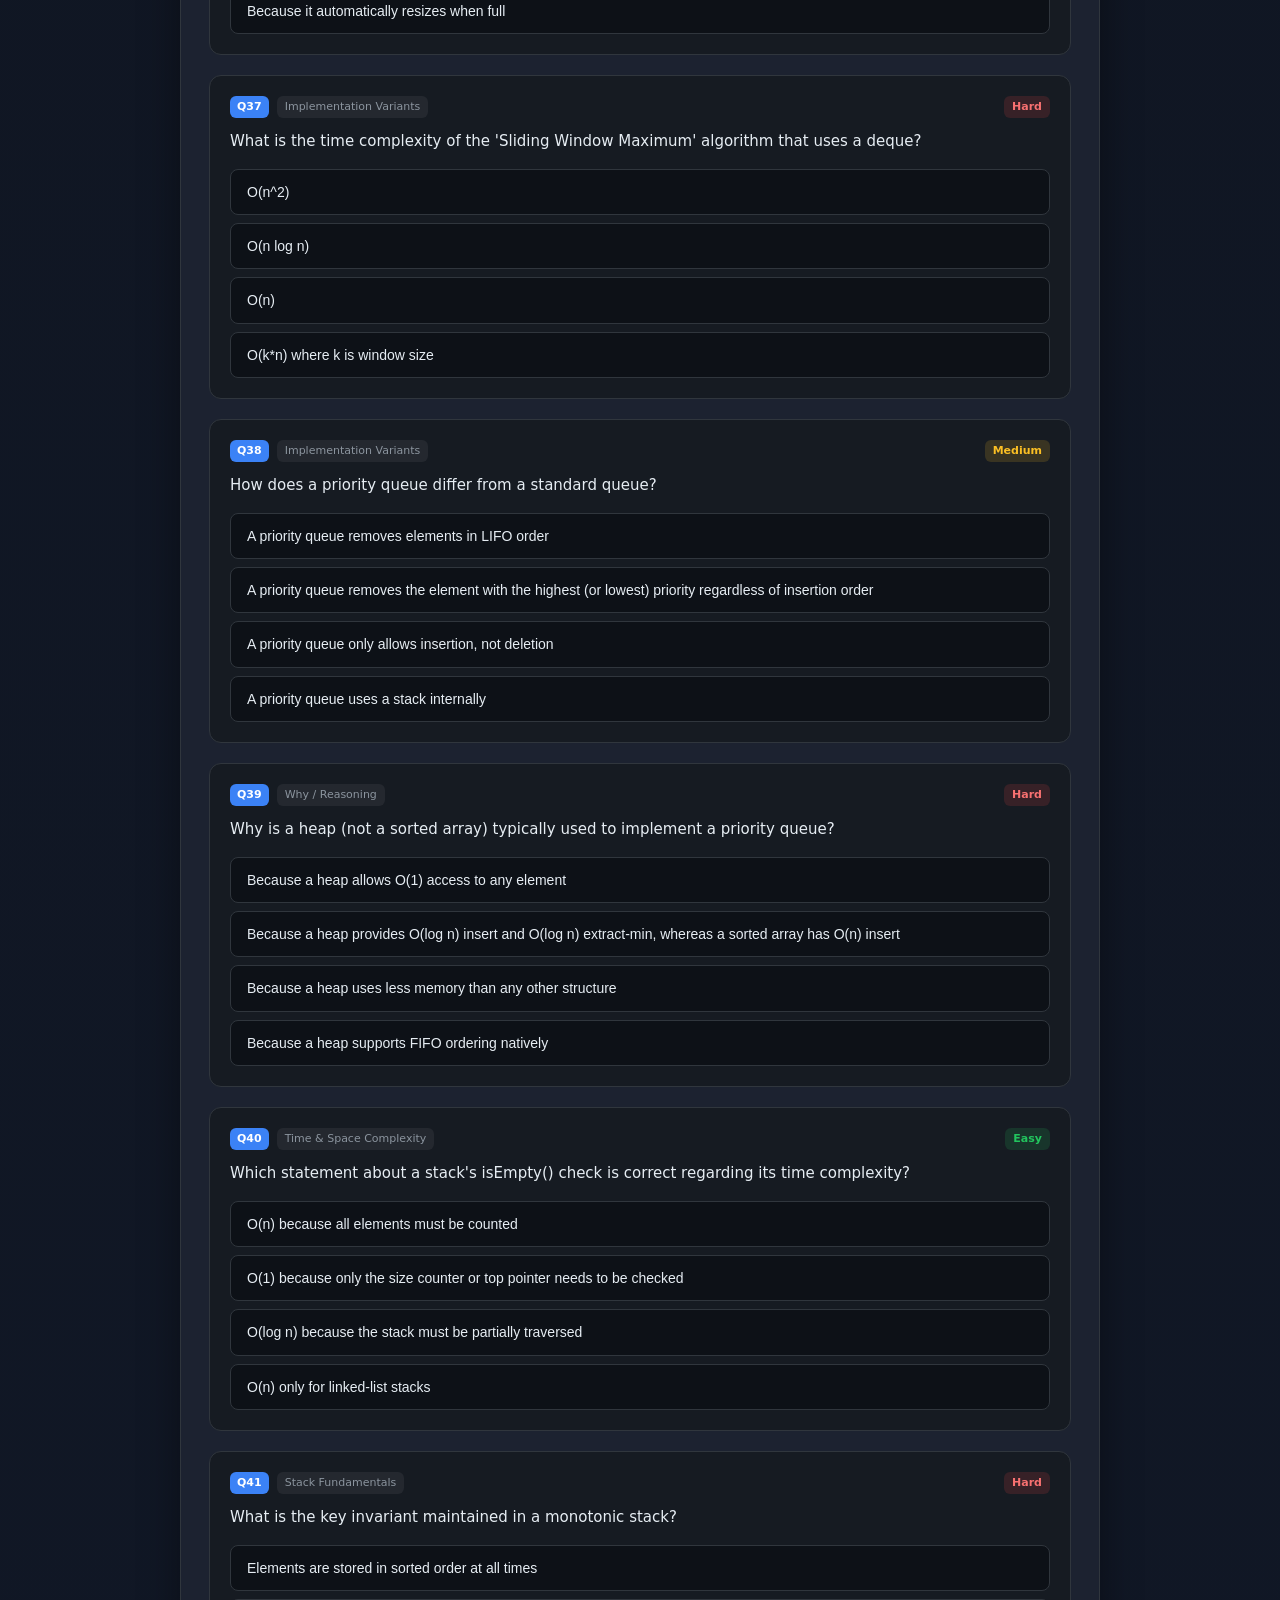
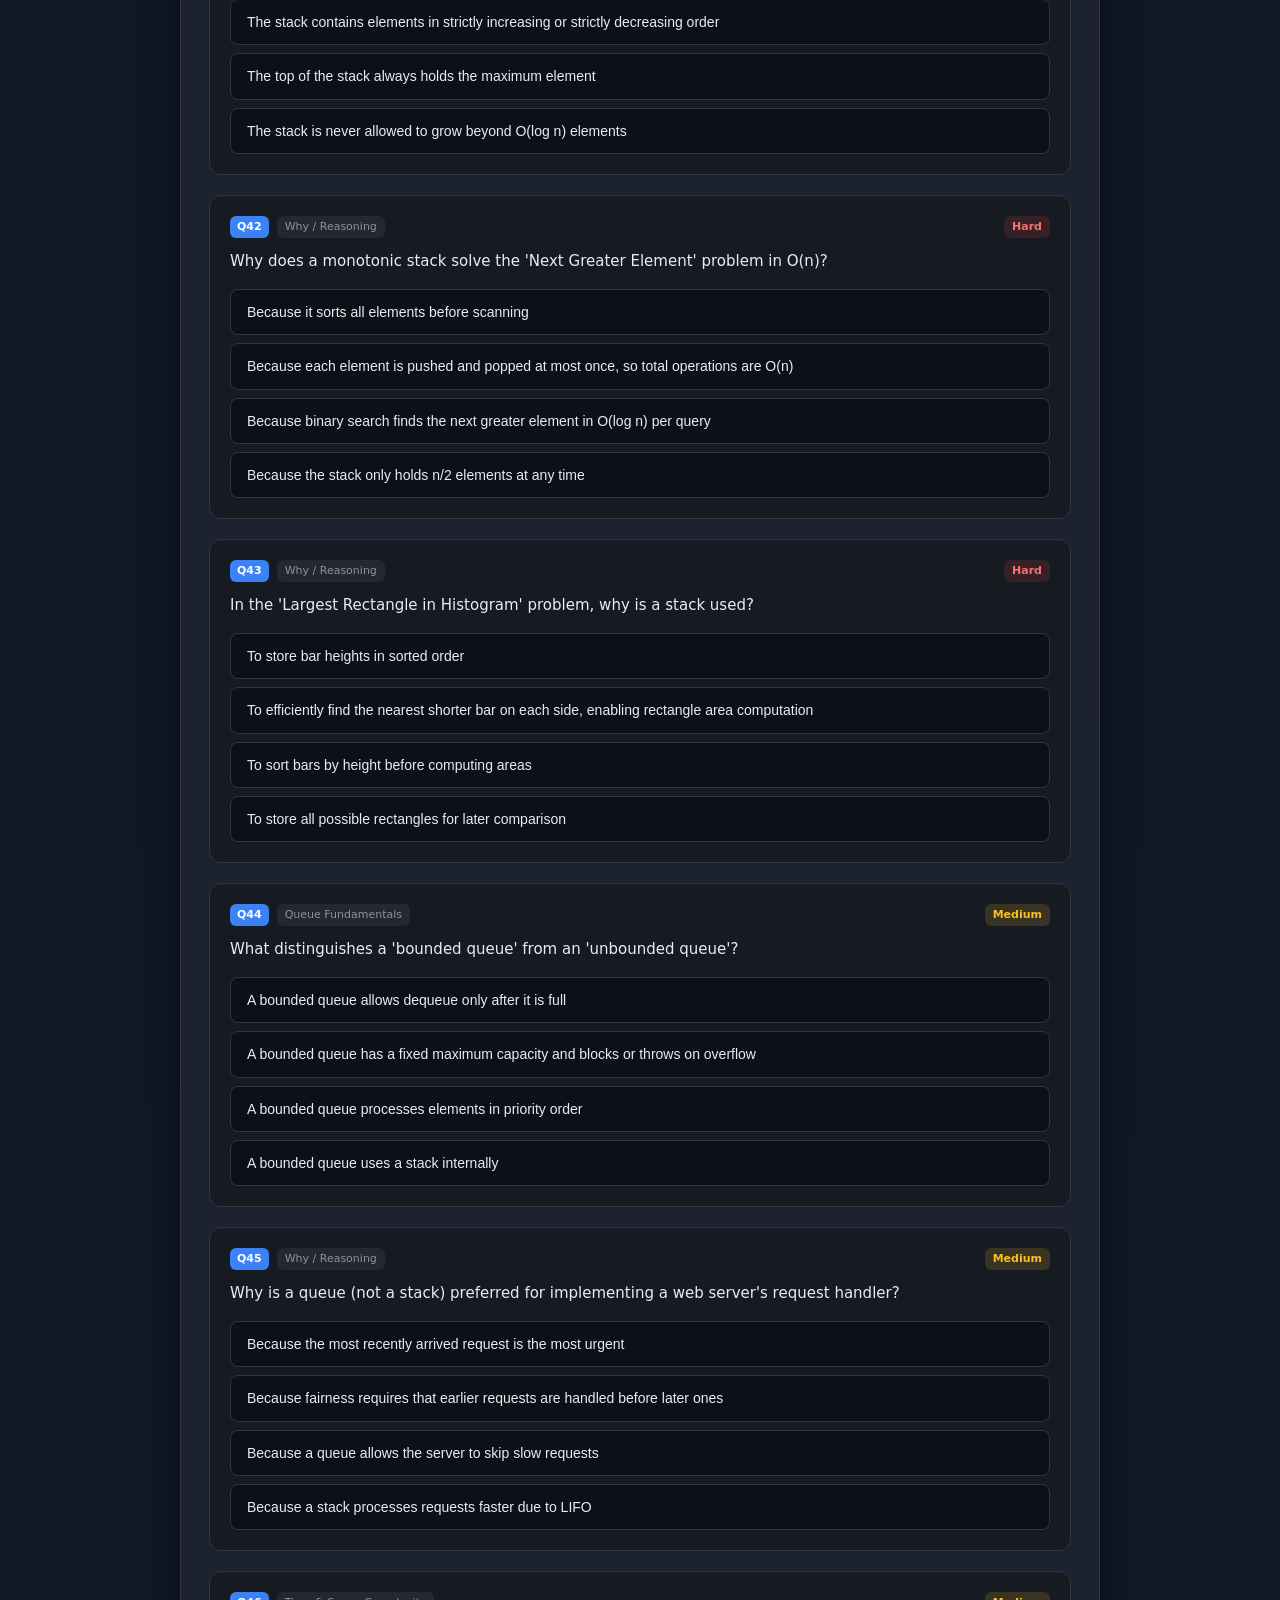
<file: quiz_stack_queue.html>
<!DOCTYPE html>
<html lang="en">
<head>
  <meta charset="UTF-8" />
  <meta name="viewport" content="width=device-width, initial-scale=1.0" />
  <title>Stack &amp; Queue — Concepts, Operations, and Reasoning</title>
  <link rel="stylesheet" href="layoutquiz.css" />
  <style>
    /* Light/dark toggle button */
    #themeToggle {
      position: fixed; bottom: 20px; right: 20px; z-index: 2000;
      padding: 10px 18px; border: none; border-radius: 12px; cursor: pointer;
      font-weight: 700; font-size: 14px;
      background: rgba(255,255,255,0.12); color: var(--text);
      backdrop-filter: blur(8px);
      border: 1px solid rgba(207,224,255,0.2);
      transition: .2s ease;
    }
    #themeToggle:hover { background: rgba(255,255,255,0.2); }
    body.light-mode {
      --bg: #f0f4ff; --bg2: #e8eeff; --card: #ffffff; --text: #14213a;
      --muted: #4a5a80; --primary: #2563eb; --primary2: #1d4ed8;
      --border: #c5d5f5; --shadow: 0 14px 40px rgba(0,0,0,.10);
    }
    body.light-mode {
      background: linear-gradient(180deg, #eef2ff, #e0e8ff 70%, #d5e0ff);
    }
    body.light-mode .panel,
    body.light-mode .result-card { color: #14213a; }
    body.light-mode .topbar {
      background: rgba(240,244,255,0.88);
      border-bottom-color: rgba(59,130,246,0.18);
    }
  </style>
</head>
<body>

  <header class="topbar">
    <div class="topbar-inner">
      <a class="btn btn-back" href="index.html">Back to index</a>
      <div class="top-info">
        <div class="stats-row">
          <div class="stat">Score: <span id="scoreText">0</span></div>
          <div class="stat">
            Answered: <span id="answeredText">0</span>/<span id="totalText">---</span>
          </div>
        </div>
        <div class="progress-wrap" aria-label="Progress bar">
          <div class="progress-bar" id="progressBar"></div>
        </div>
      </div>
      <div class="stat" style="justify-self:end;">
        Quiz Status: <span id="statusText">In progress</span>
      </div>
    </div>
  </header>

  <main class="container">
    <section class="hero">
      <h1 id="heroTitle">Quiz</h1>
      <p class="subtitle" id="heroSubtitle"></p>
    </section>

    <section class="panel">
      <div class="panel-head">
        <h2>Quiz Area</h2>
        <p>Select an answer for each question. Each question locks after your choice and shows immediate feedback.</p>
      </div>
      <div class="quiz-area" id="quizArea"></div>
      <div class="actions">
        <button class="btn btn-submit" id="submitBtn">Submit &amp; See Results</button>
      </div>
    </section>

    <section class="results" id="resultsSection"></section>
    <div class="footer-space"></div>
  </main>

  <button id="themeToggle" onclick="toggleTheme()">Light mode</button>

  <script>
    window.QUIZ_DATA_FILE = "quiz_stack_queue.json";
    function toggleTheme() {
      const body = document.body;
      const btn = document.getElementById('themeToggle');
      body.classList.toggle('light-mode');
      btn.textContent = body.classList.contains('light-mode') ? 'Dark mode' : 'Light mode';
    }
  </script>
  <script src="quiz.js"></script>
</body>
</html>
</file>
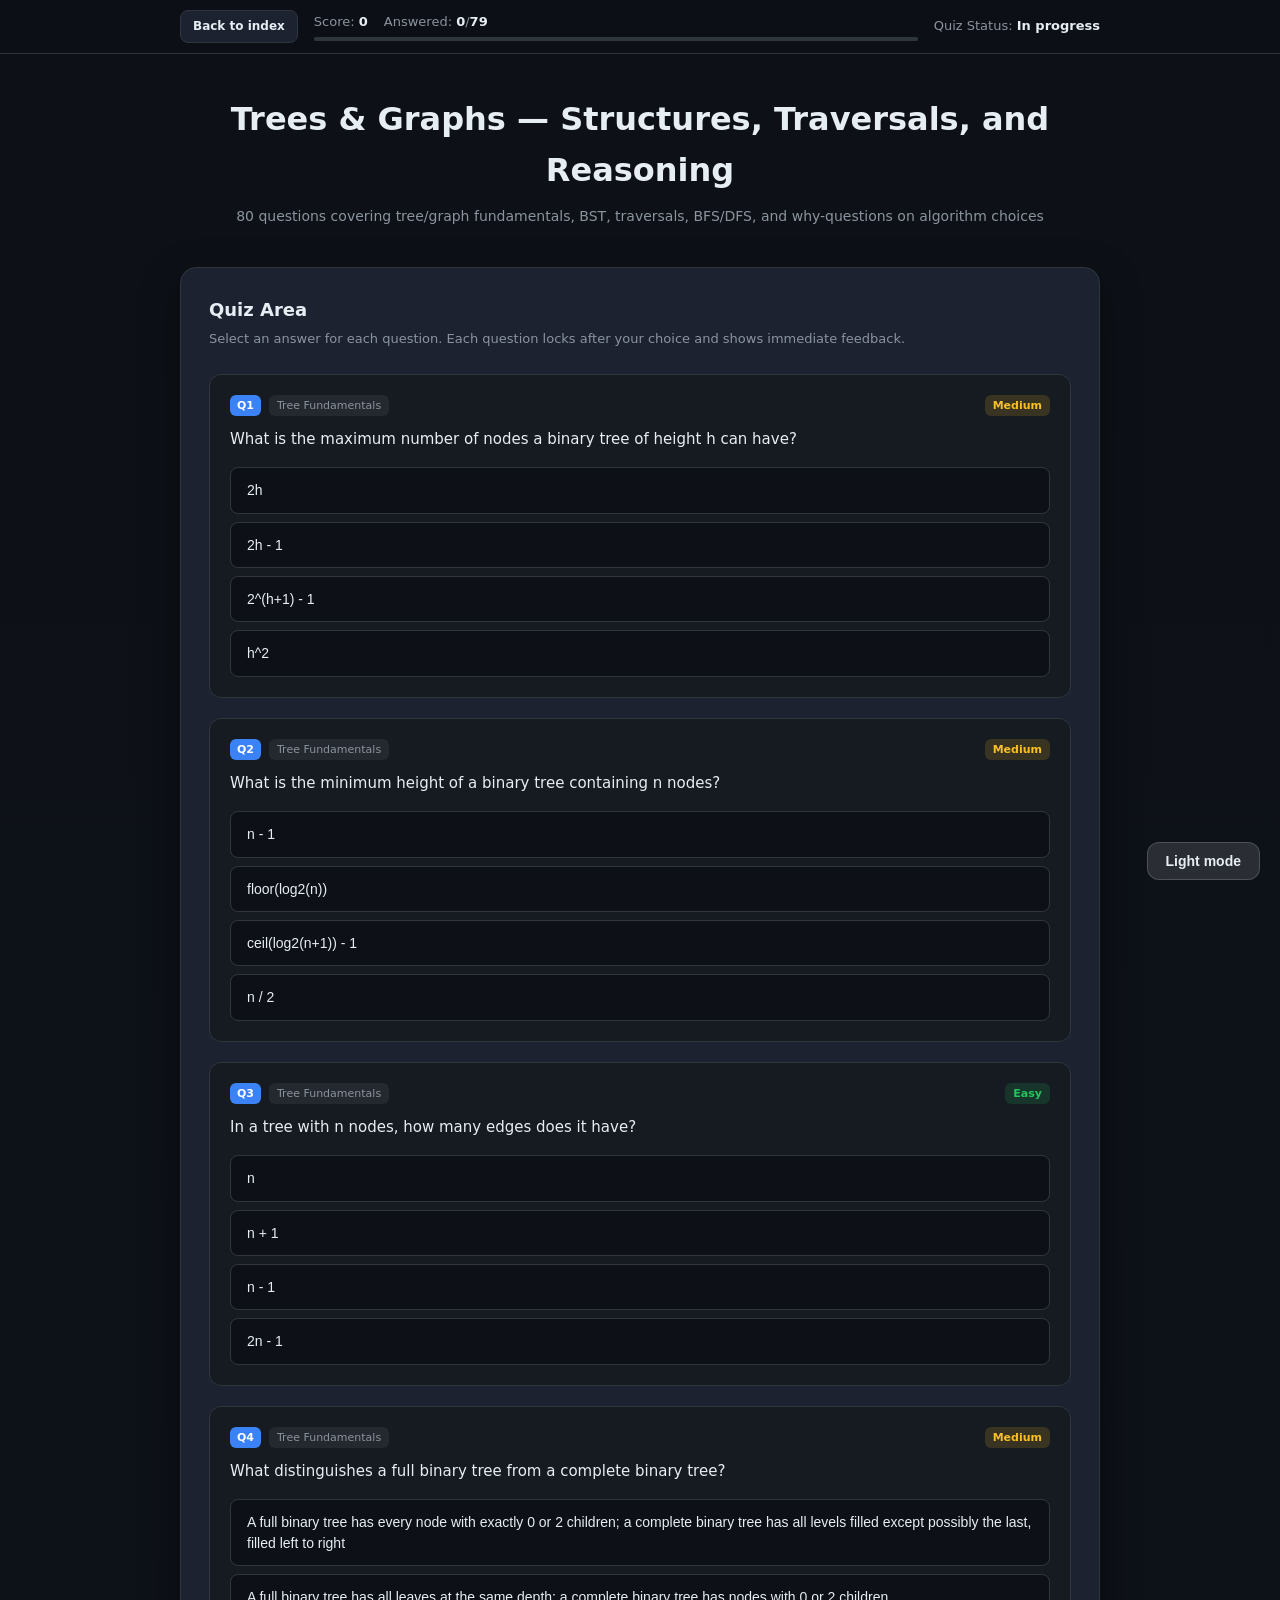
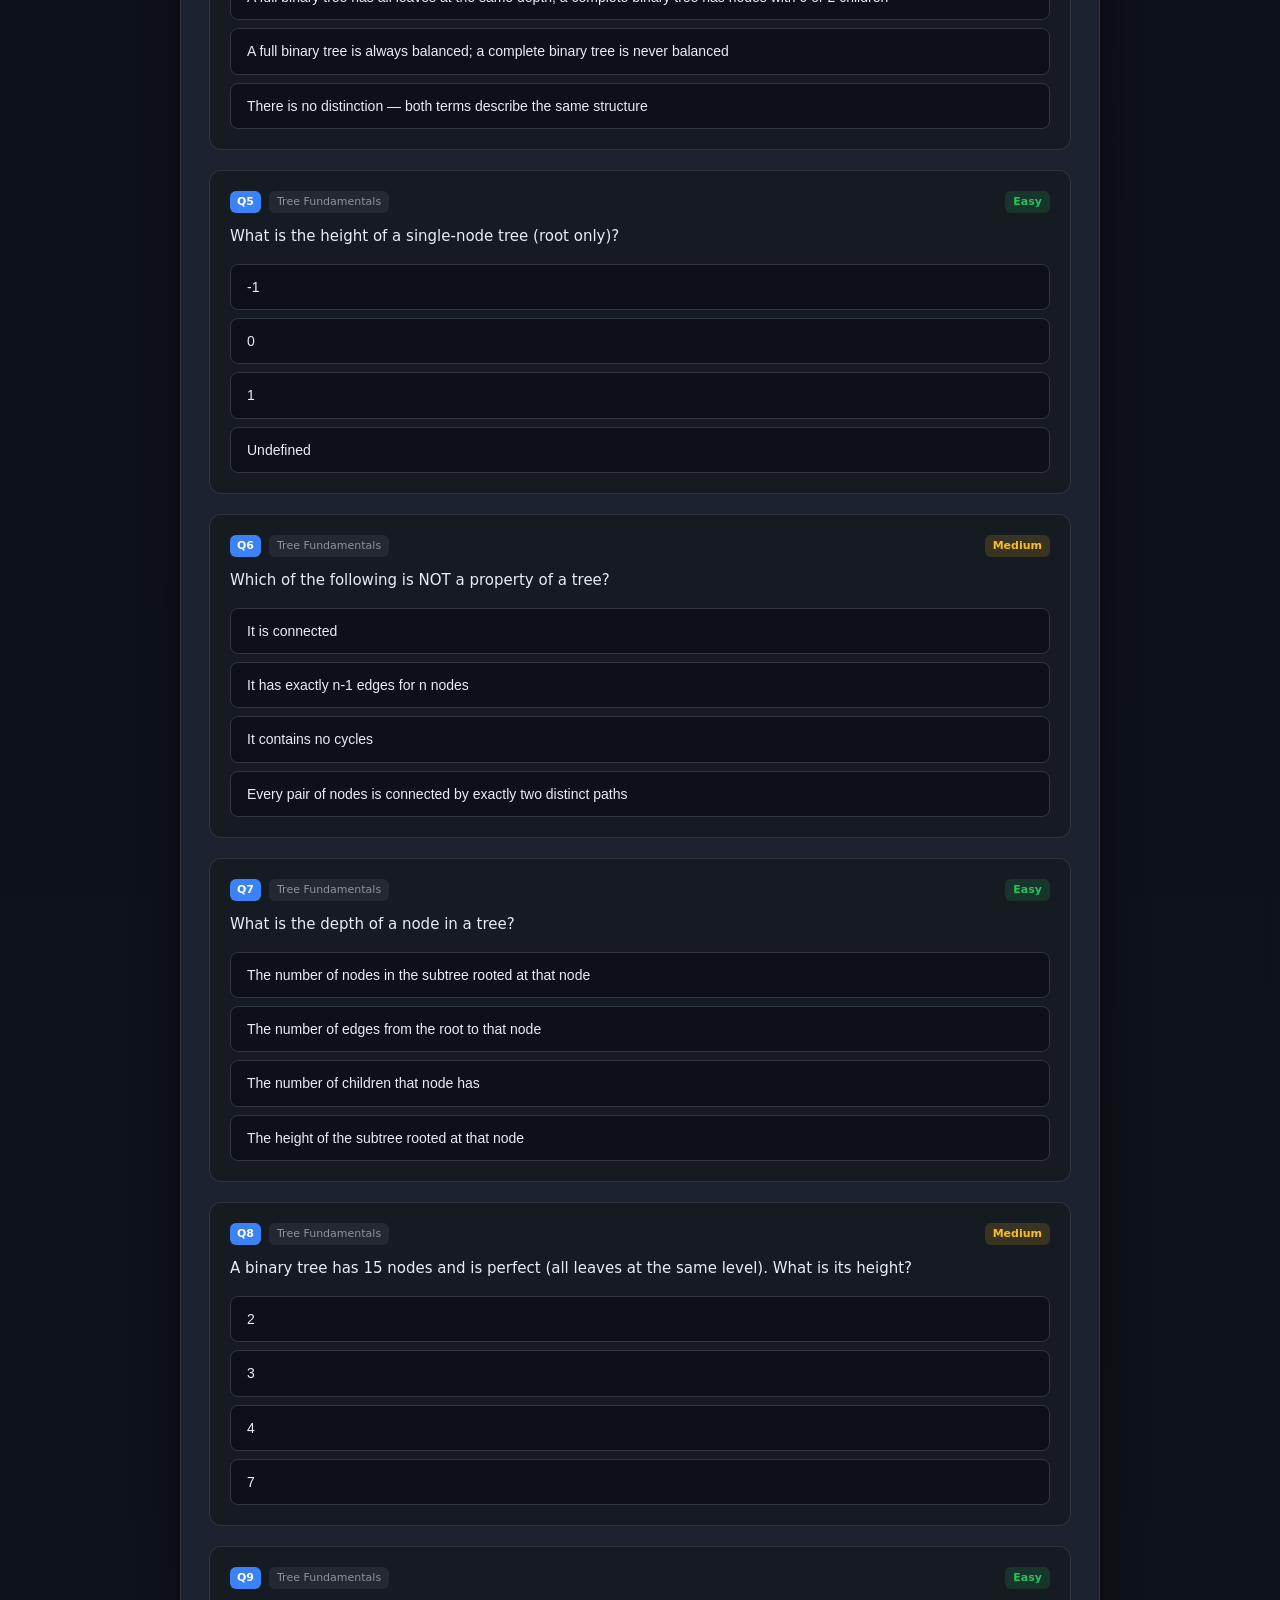
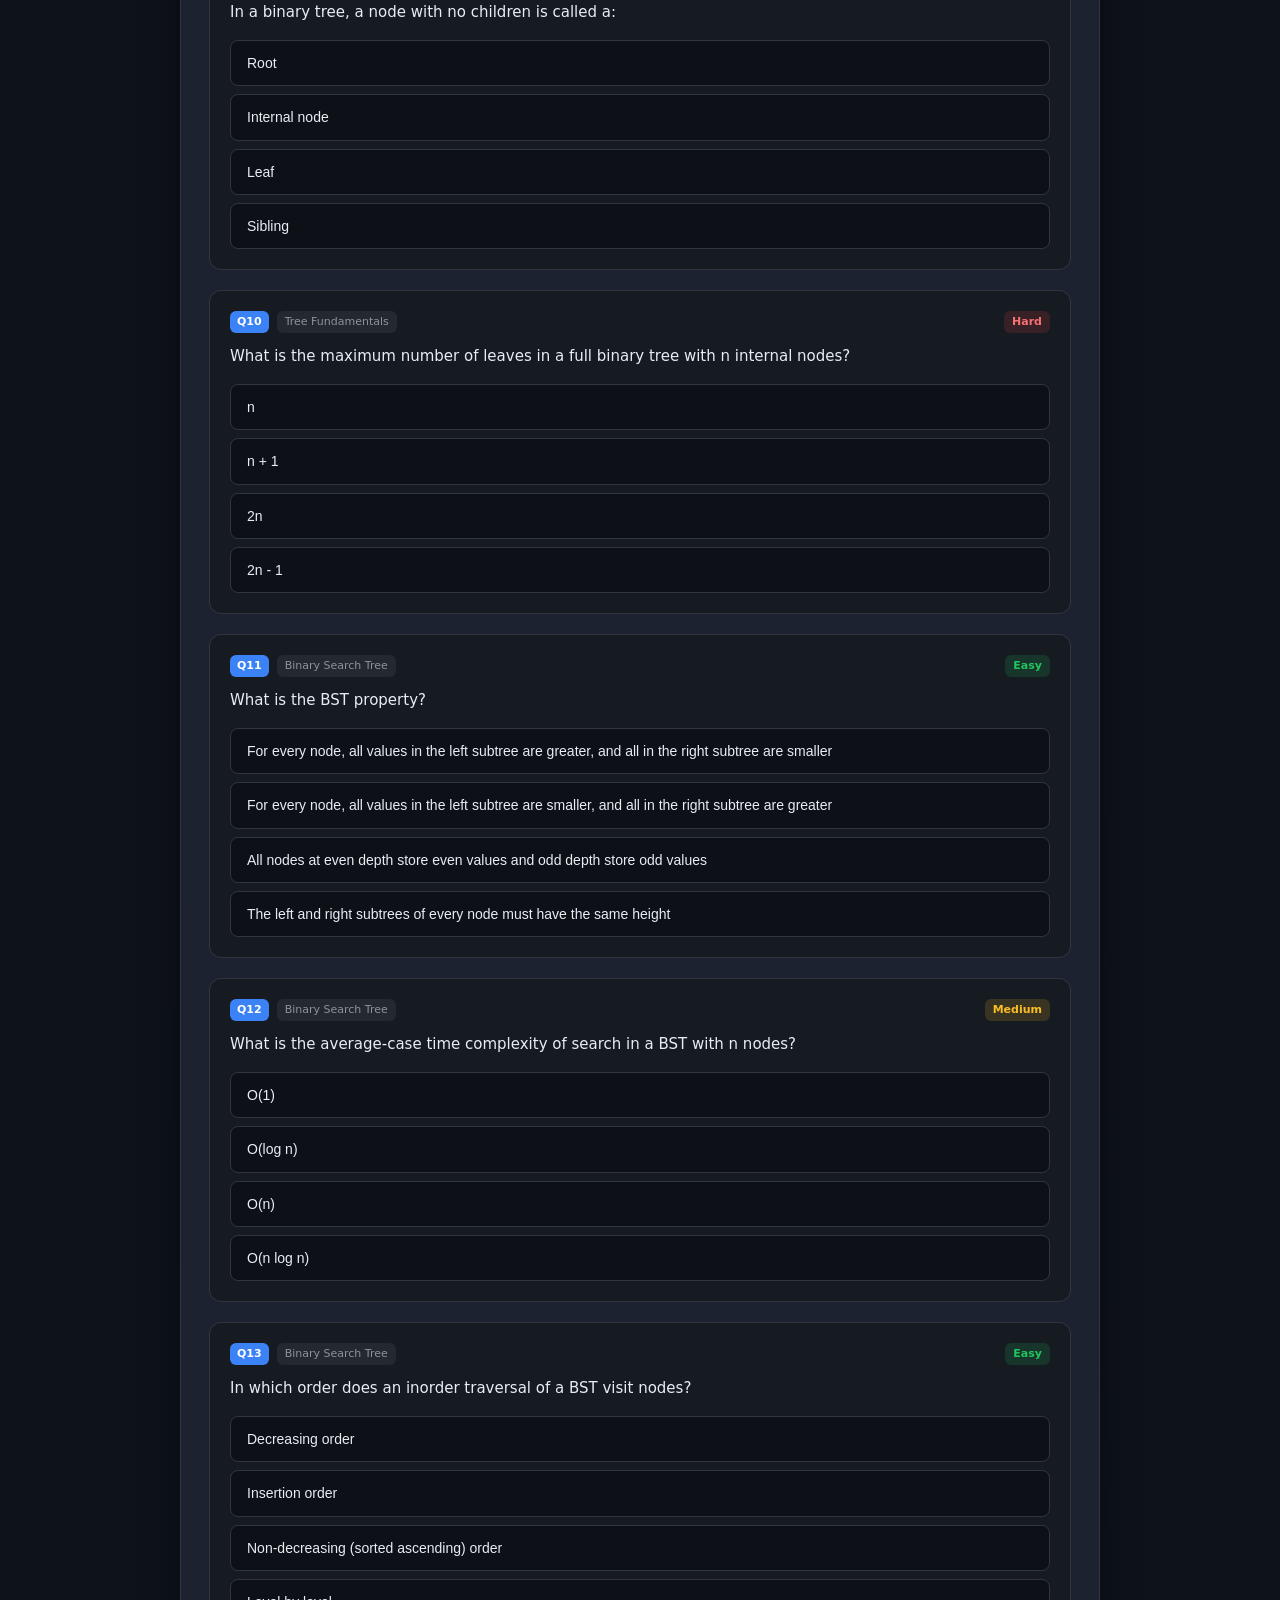
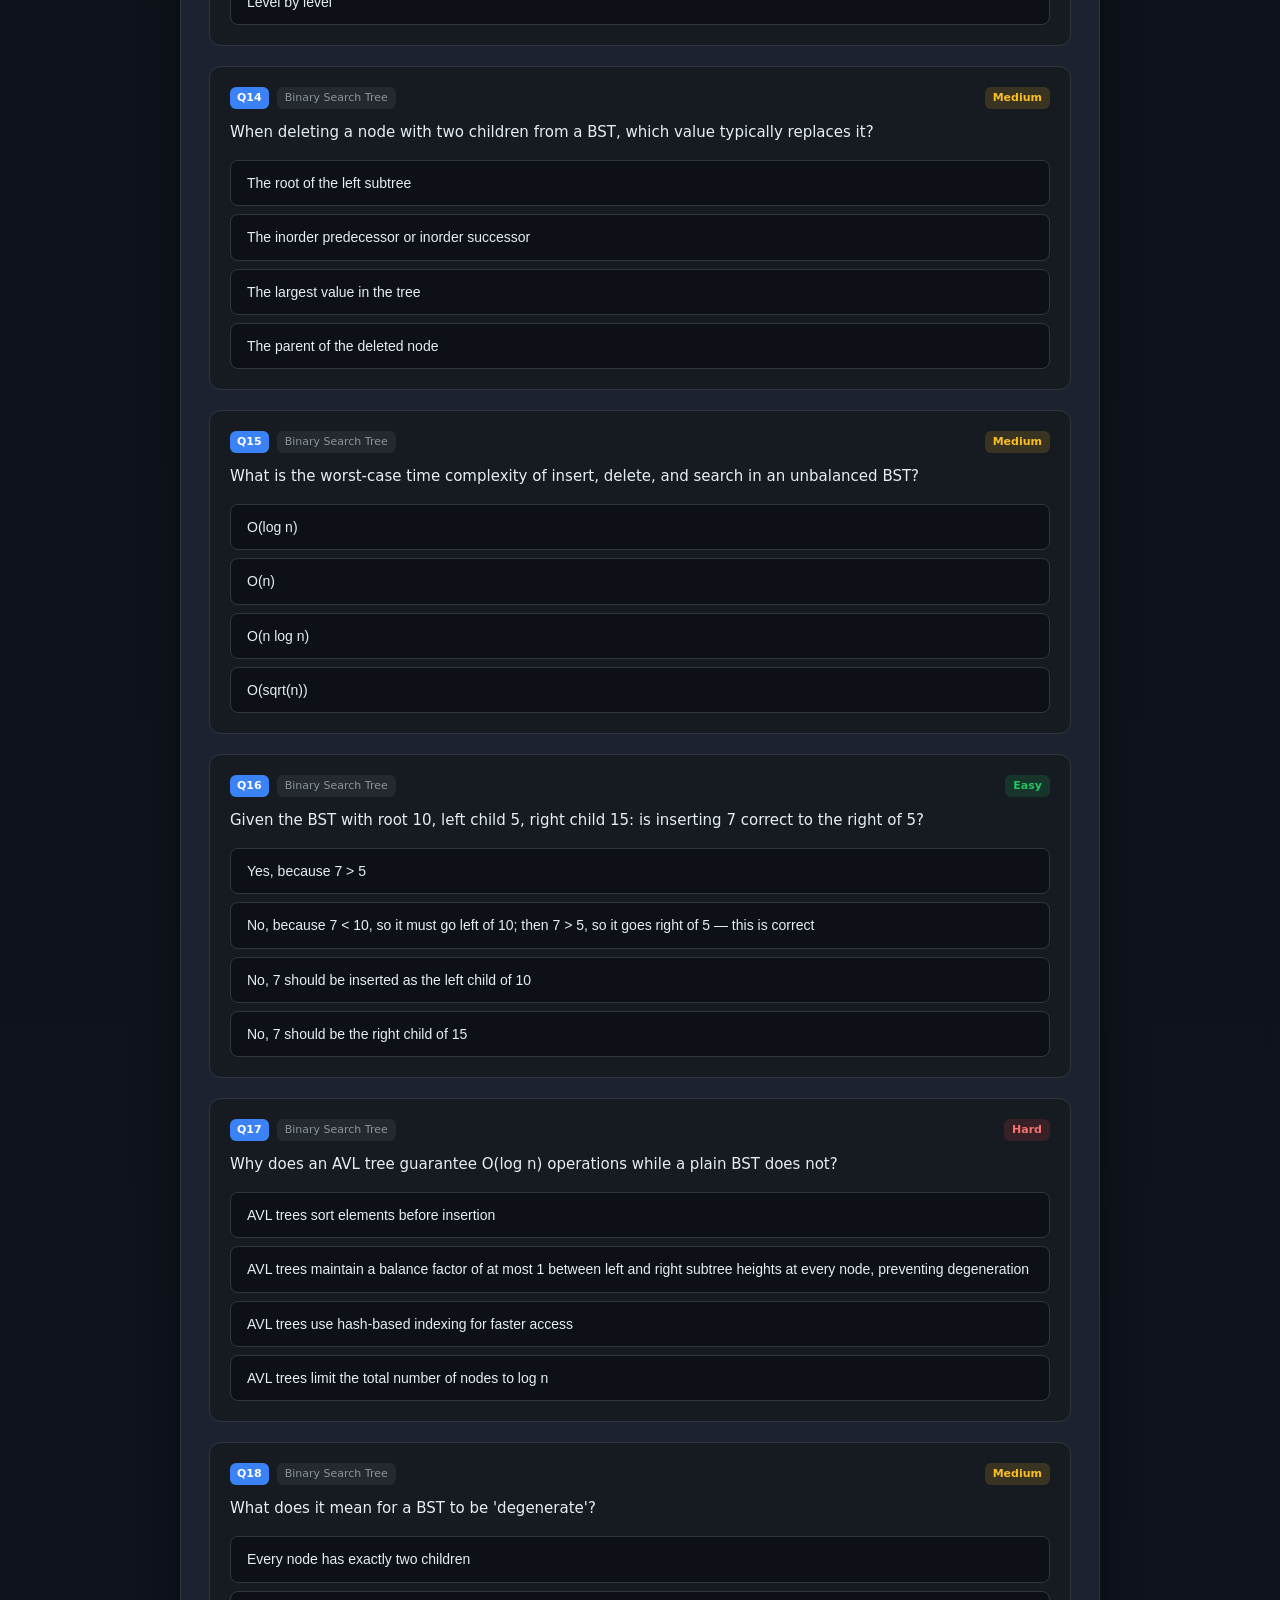
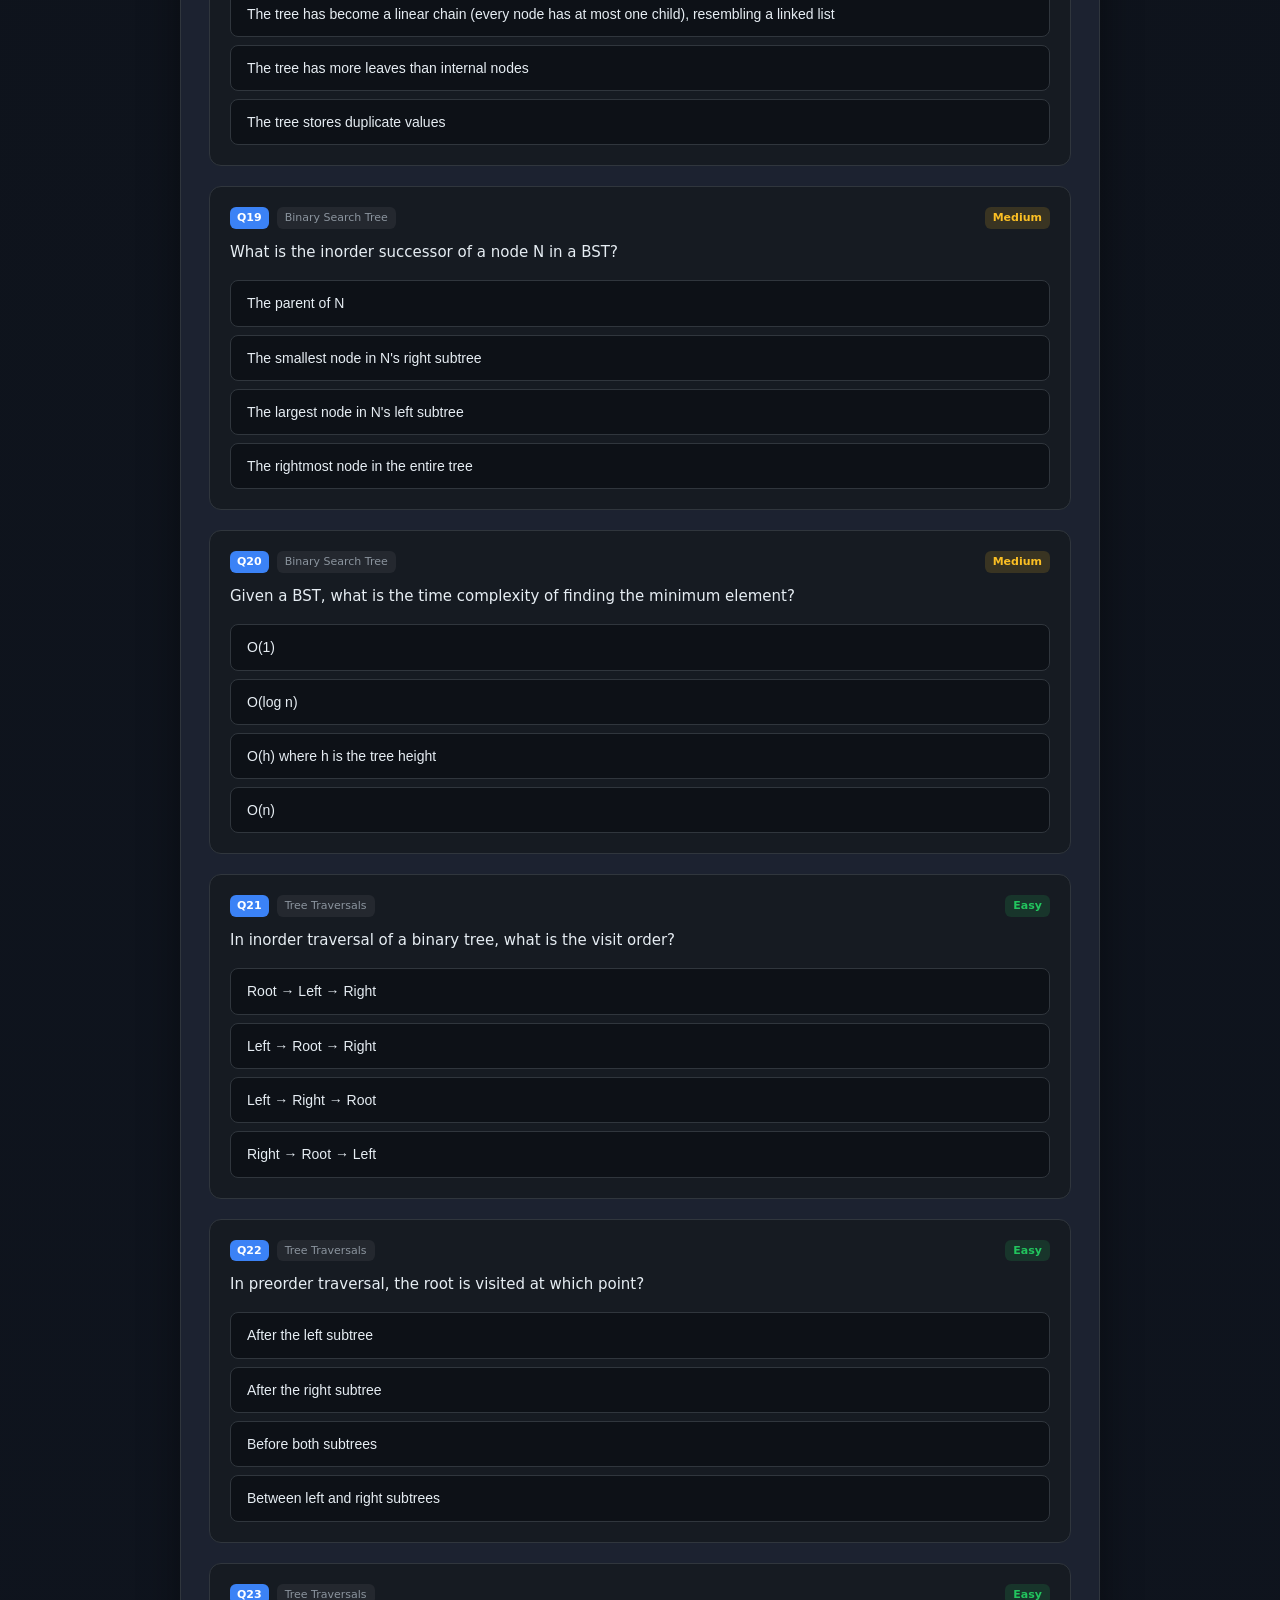
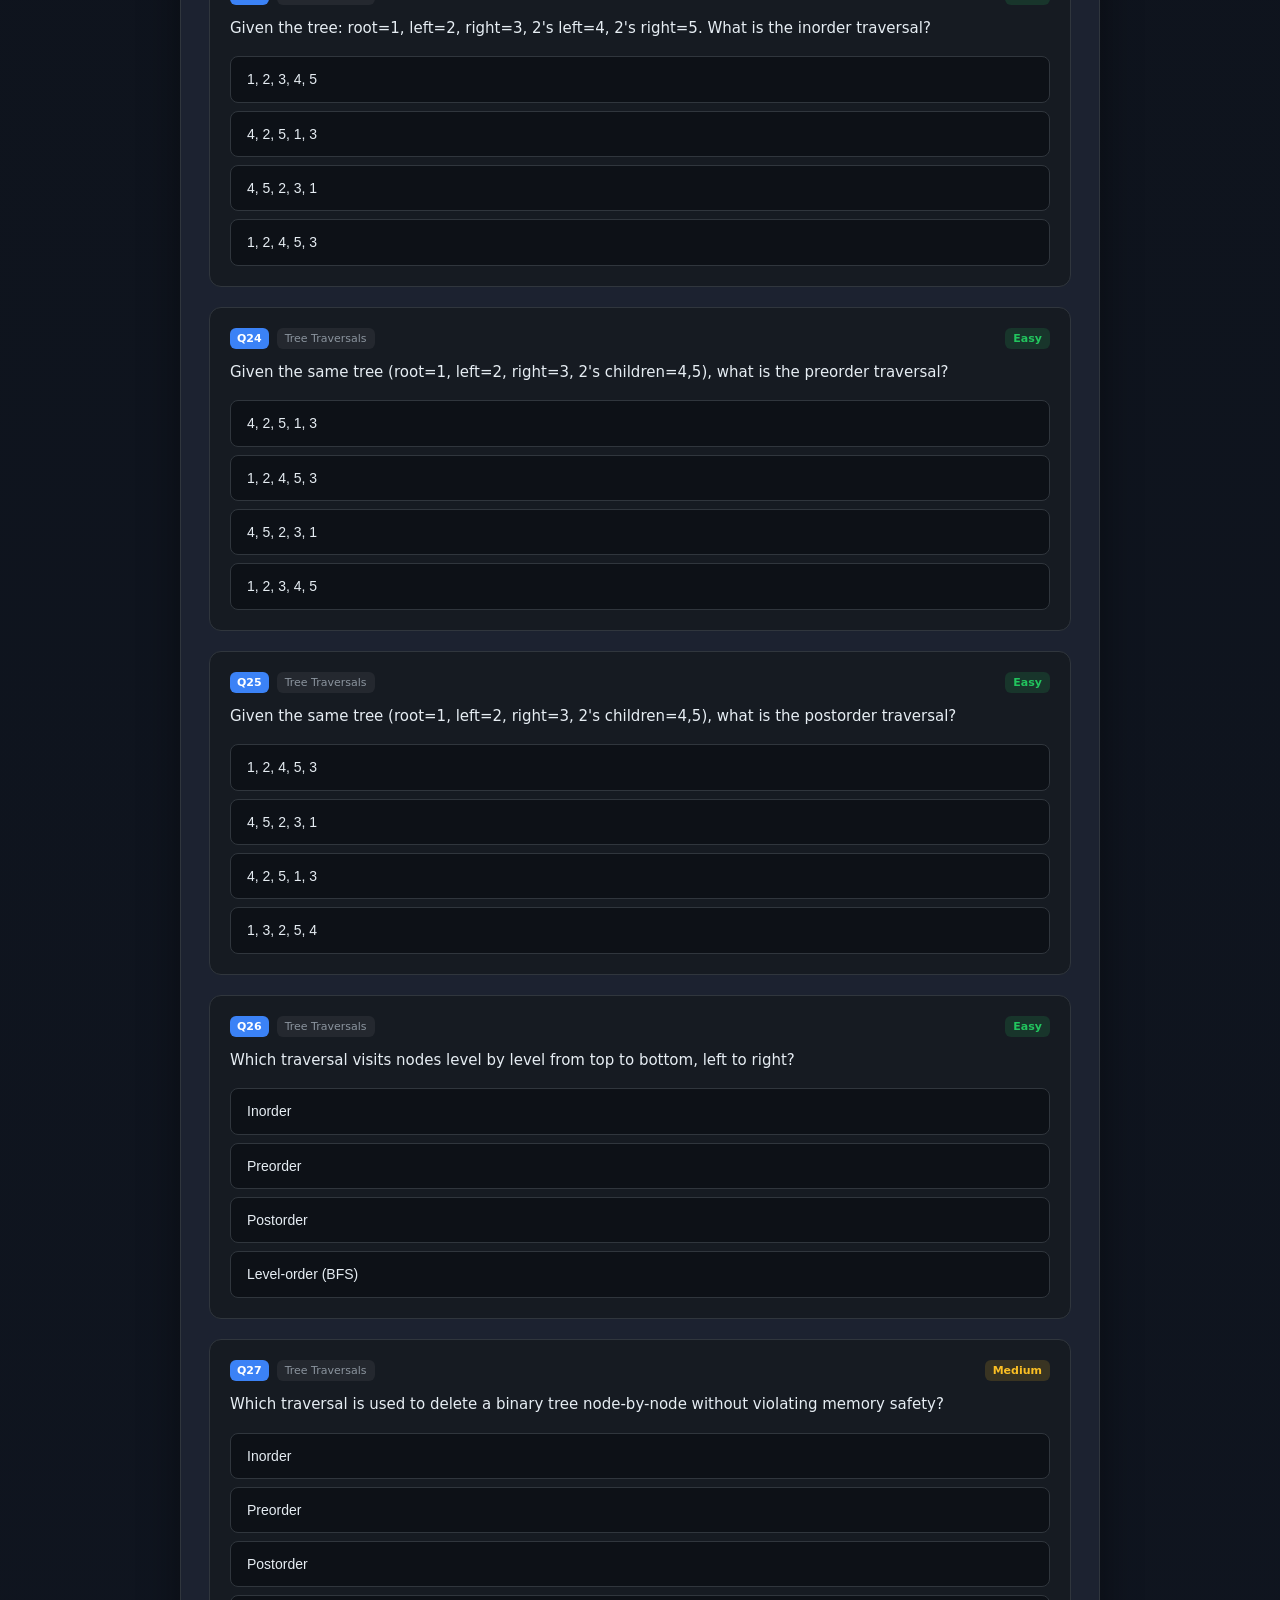
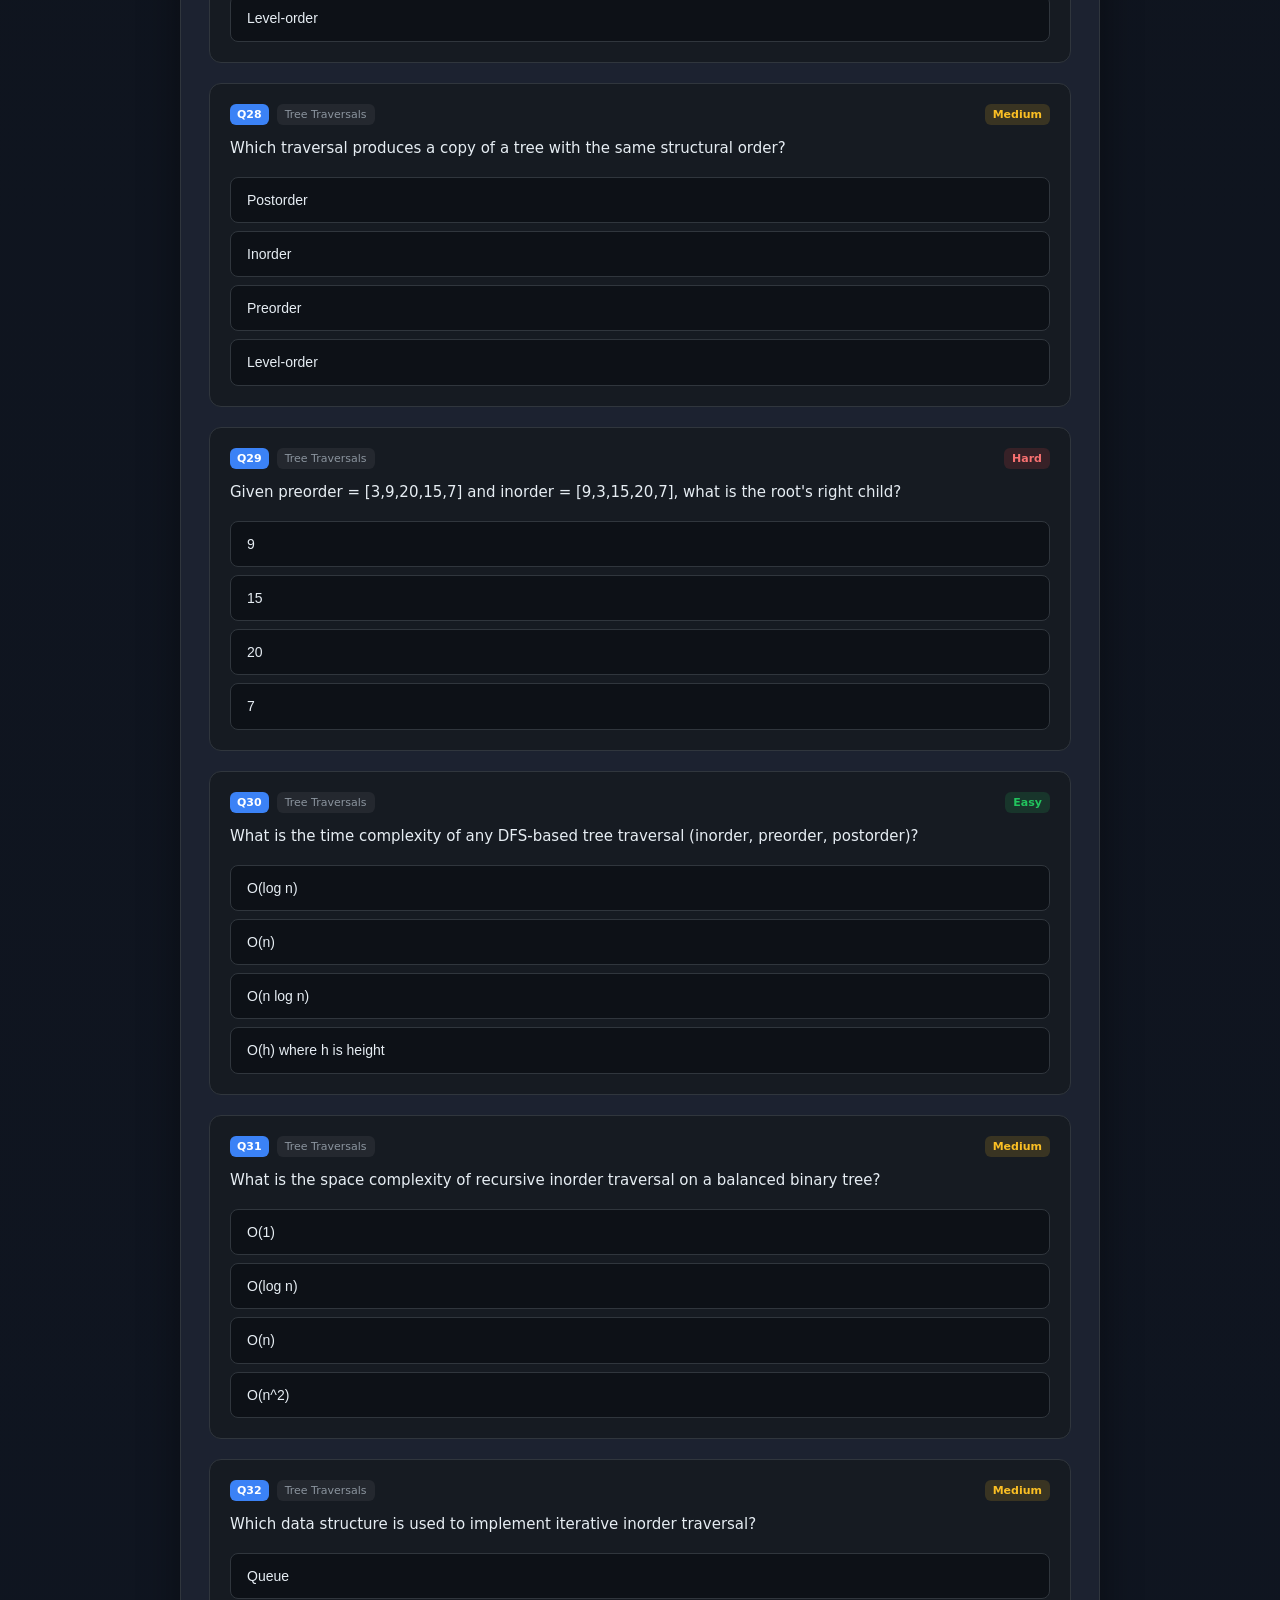
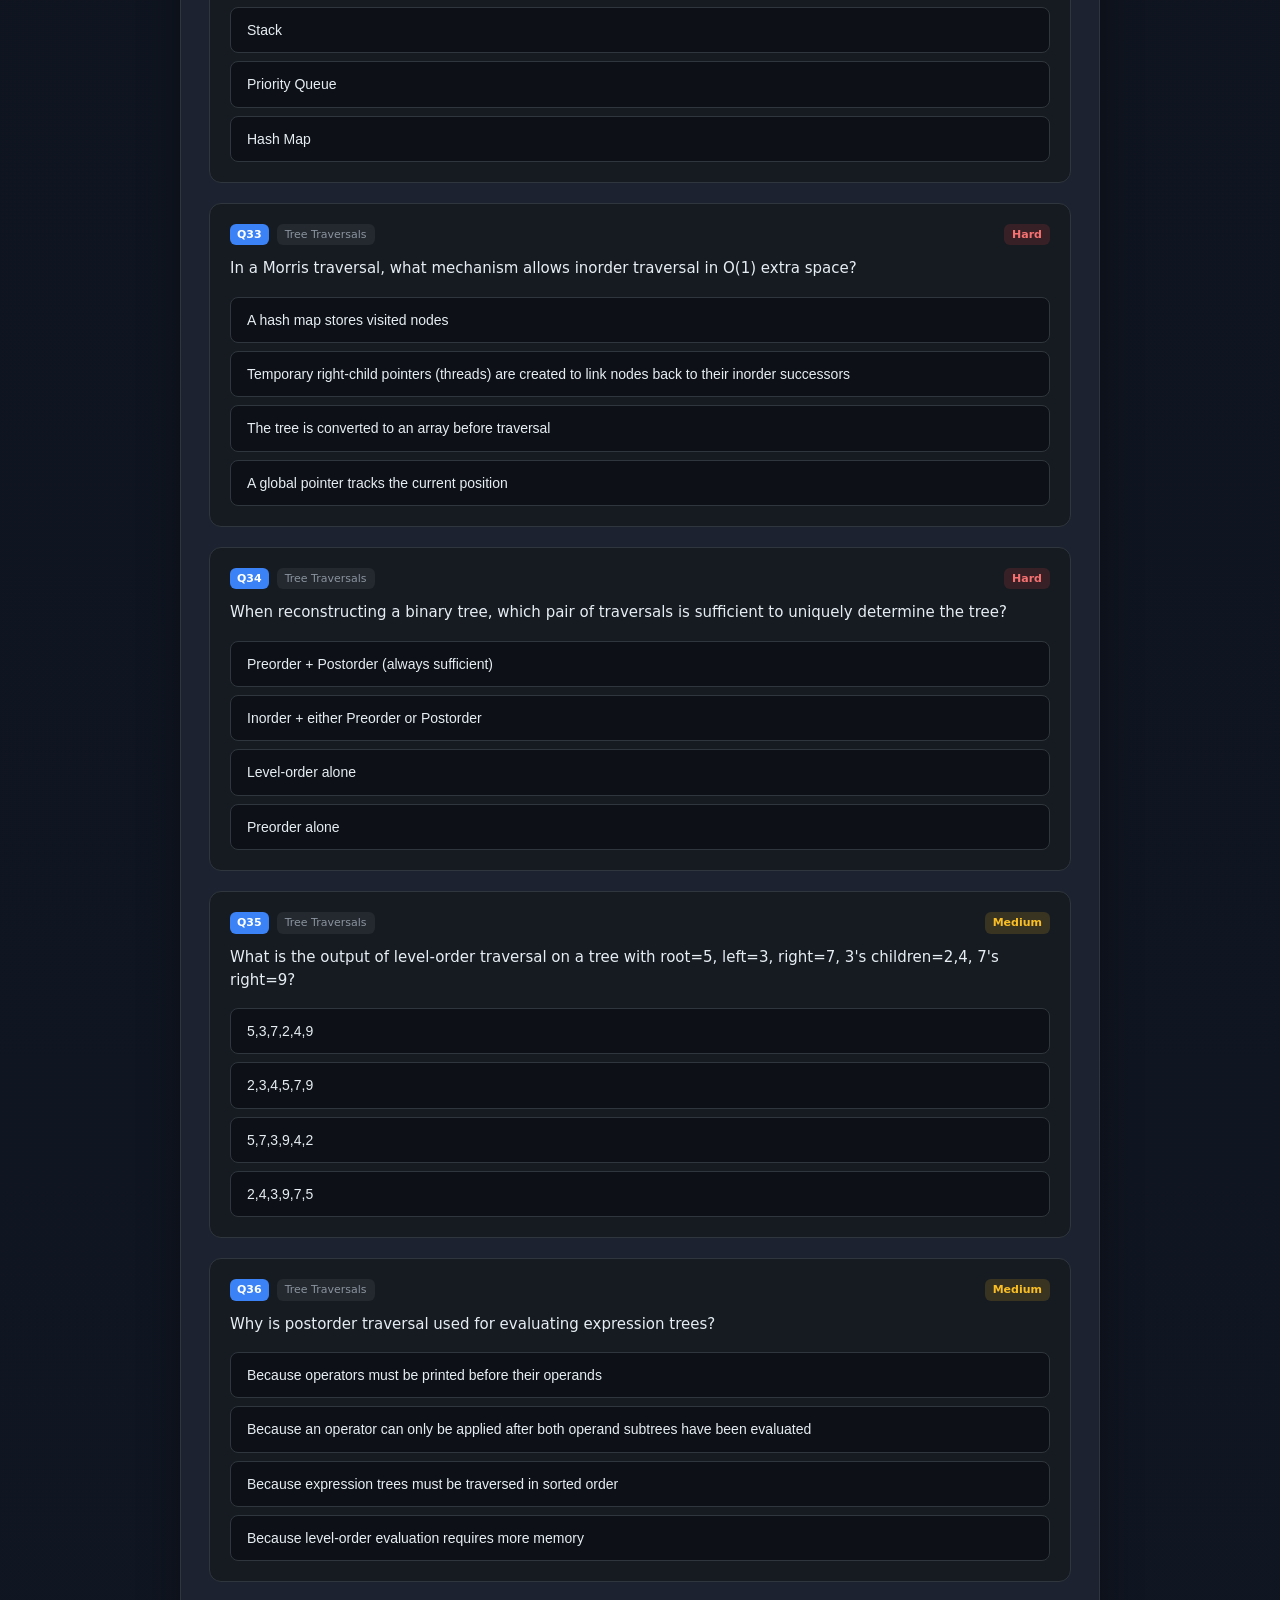
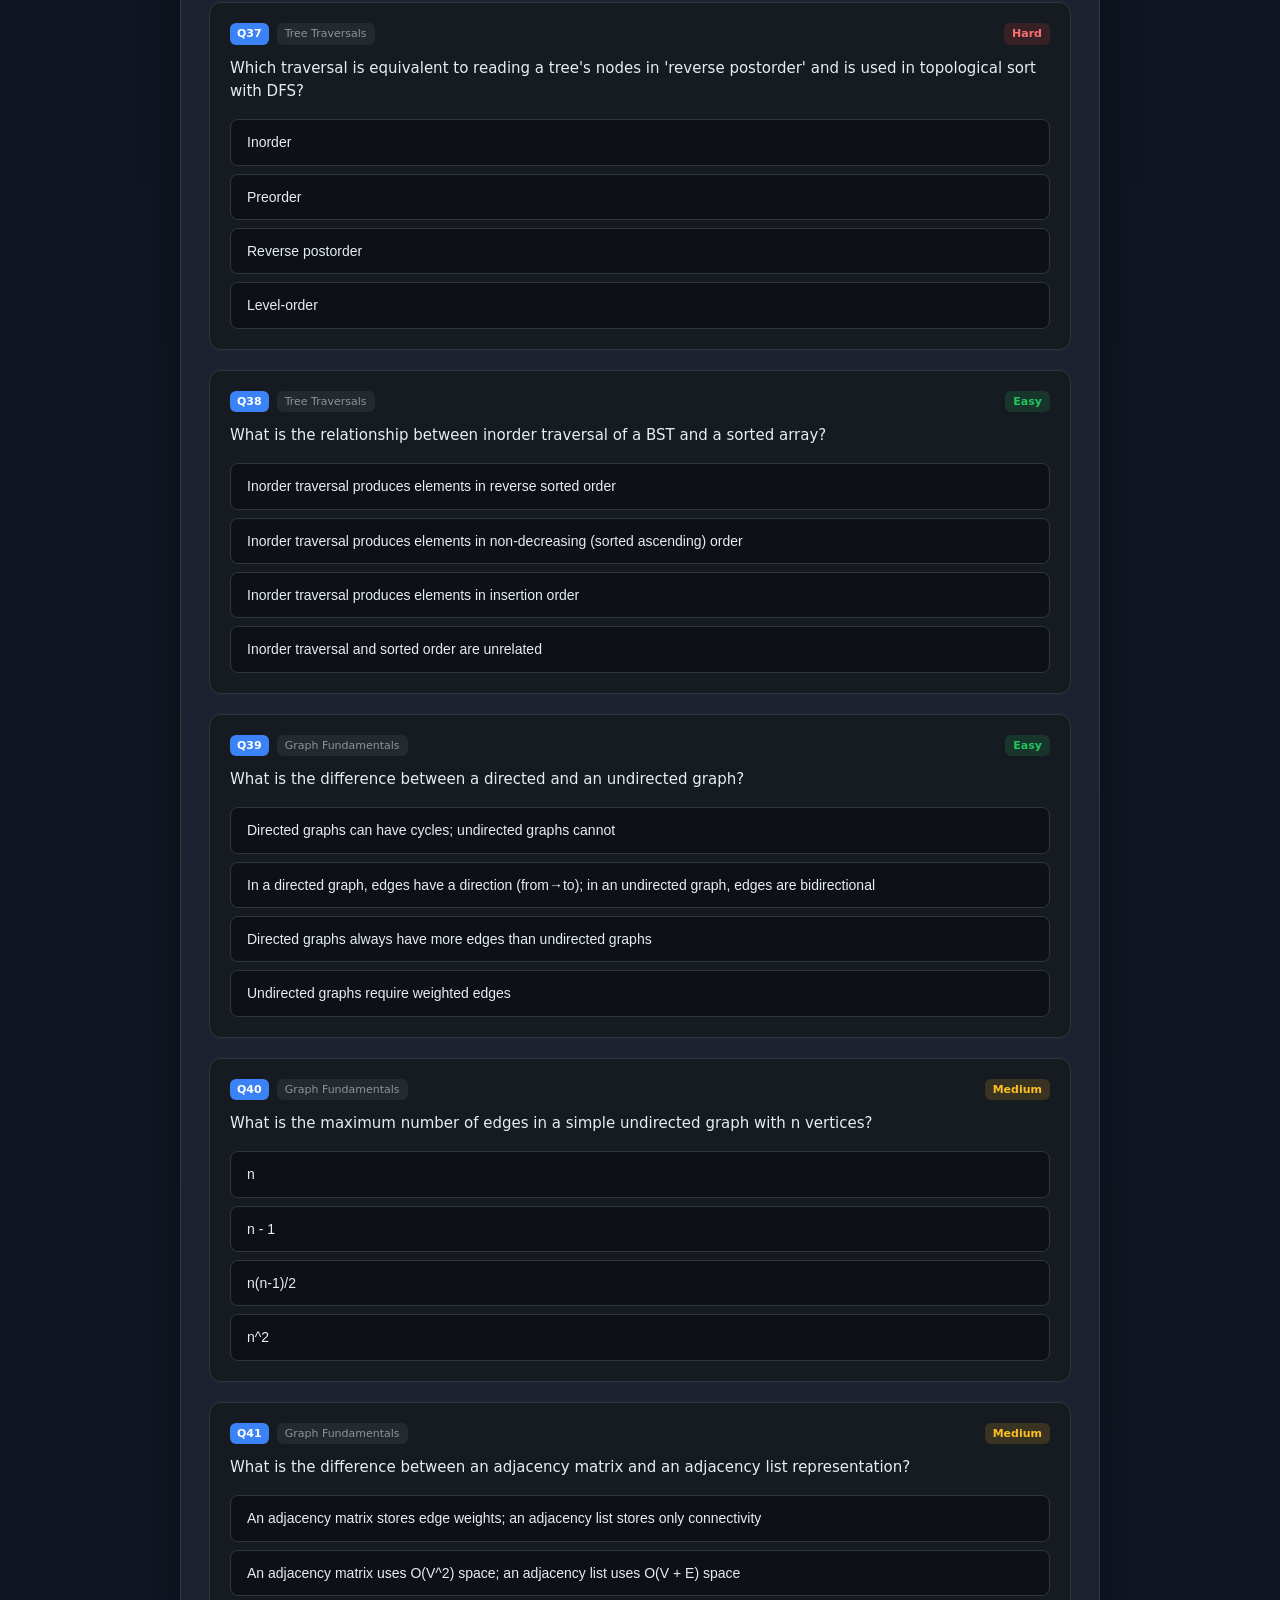
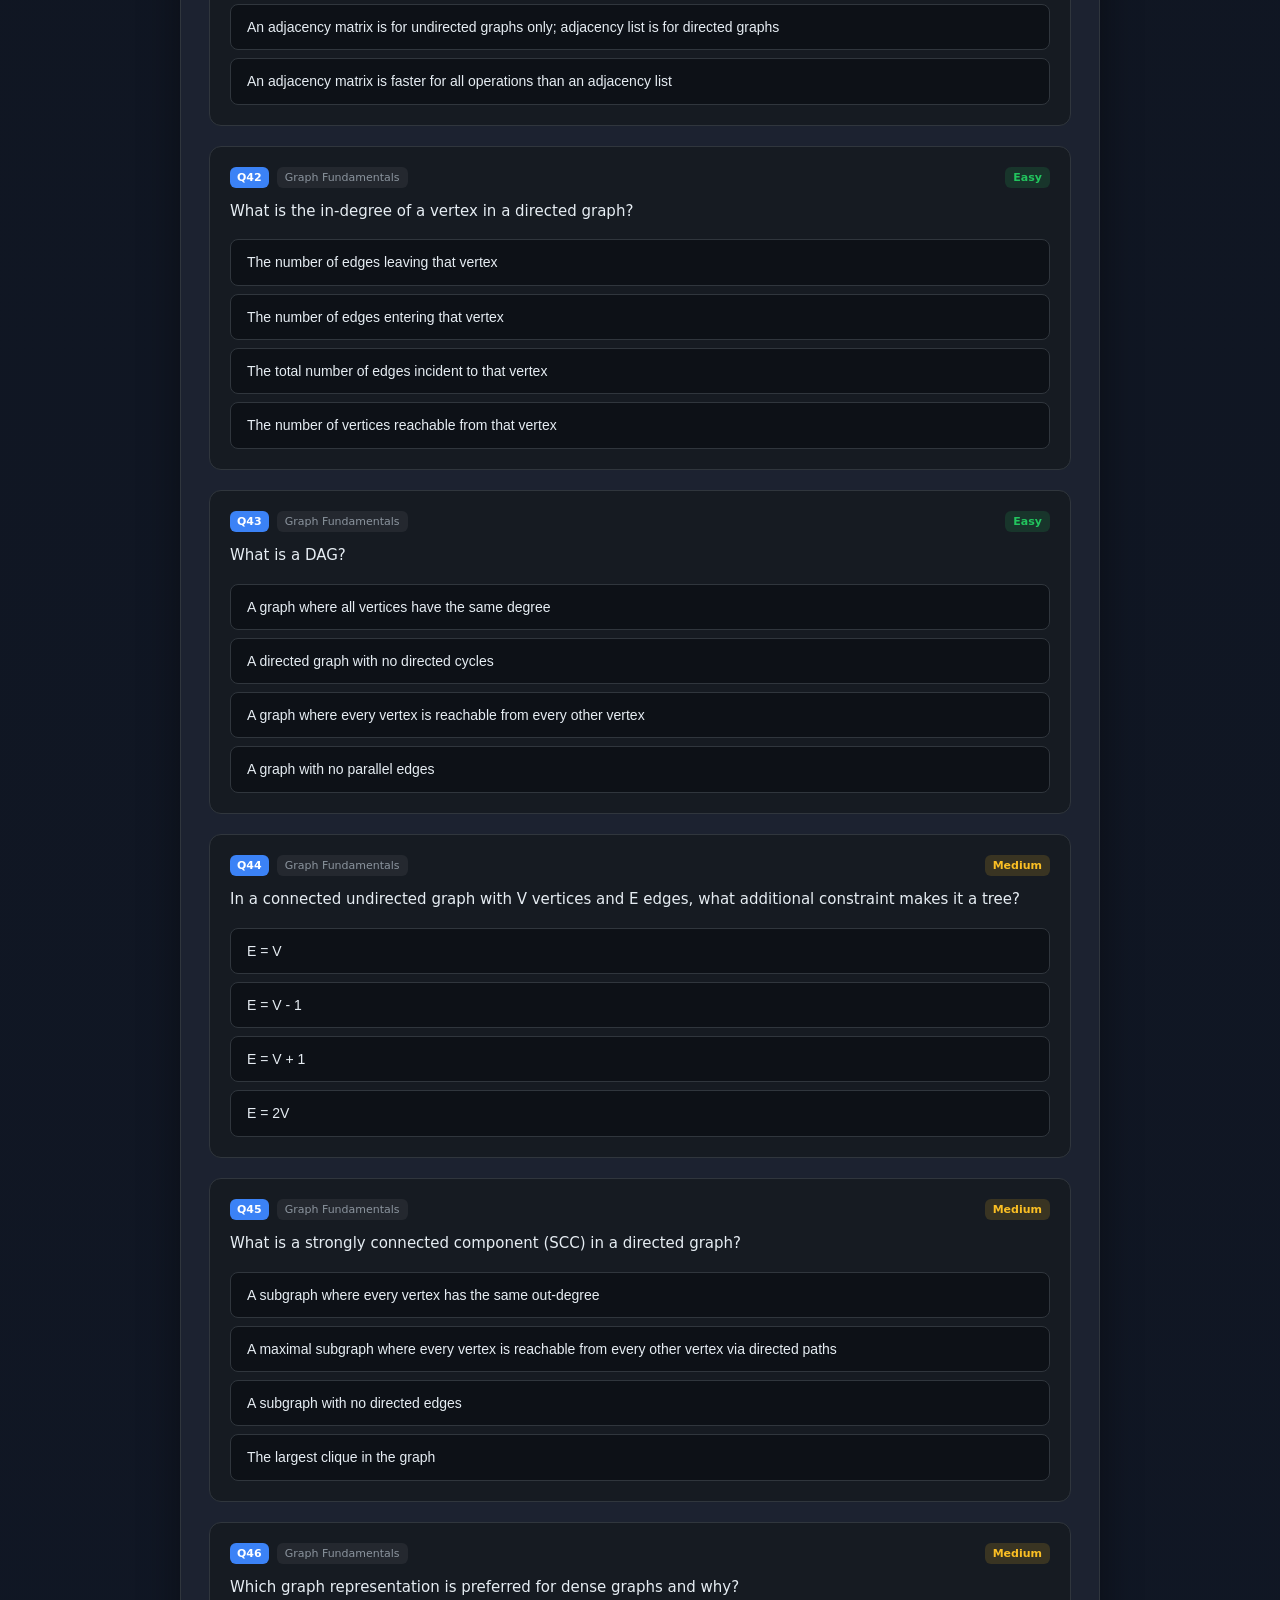
<file: quiz_tree_graph.html>
<!DOCTYPE html>
<html lang="en">
<head>
  <meta charset="UTF-8" />
  <meta name="viewport" content="width=device-width, initial-scale=1.0" />
  <title>Trees &amp; Graphs — Structures, Traversals, and Reasoning</title>
  <link rel="stylesheet" href="layoutquiz.css" />
  <style>
    #themeToggle {
      position: fixed; bottom: 20px; right: 20px; z-index: 2000;
      padding: 10px 18px; border: none; border-radius: 12px; cursor: pointer;
      font-weight: 700; font-size: 14px;
      background: rgba(255,255,255,0.12); color: var(--text);
      backdrop-filter: blur(8px);
      border: 1px solid rgba(207,224,255,0.2);
      transition: .2s ease;
    }
    #themeToggle:hover { background: rgba(255,255,255,0.2); }
    body.light-mode {
      --bg: #f0f4ff; --bg2: #e8eeff; --card: #ffffff; --text: #14213a;
      --muted: #4a5a80; --primary: #2563eb; --primary2: #1d4ed8;
      --border: #c5d5f5; --shadow: 0 14px 40px rgba(0,0,0,.10);
    }
    body.light-mode {
      background: linear-gradient(180deg, #eef2ff, #e0e8ff 70%, #d5e0ff);
    }
    body.light-mode .panel,
    body.light-mode .result-card { color: #14213a; }
    body.light-mode .topbar {
      background: rgba(240,244,255,0.88);
      border-bottom-color: rgba(59,130,246,0.18);
    }
  </style>
</head>
<body>

  <header class="topbar">
    <div class="topbar-inner">
      <a class="btn btn-back" href="index.html">Back to index</a>
      <div class="top-info">
        <div class="stats-row">
          <div class="stat">Score: <span id="scoreText">0</span></div>
          <div class="stat">
            Answered: <span id="answeredText">0</span>/<span id="totalText">---</span>
          </div>
        </div>
        <div class="progress-wrap" aria-label="Progress bar">
          <div class="progress-bar" id="progressBar"></div>
        </div>
      </div>
      <div class="stat" style="justify-self:end;">
        Quiz Status: <span id="statusText">In progress</span>
      </div>
    </div>
  </header>

  <main class="container">
    <section class="hero">
      <h1 id="heroTitle">Quiz</h1>
      <p class="subtitle" id="heroSubtitle"></p>
    </section>

    <section class="panel">
      <div class="panel-head">
        <h2>Quiz Area</h2>
        <p>Select an answer for each question. Each question locks after your choice and shows immediate feedback.</p>
      </div>
      <div class="quiz-area" id="quizArea"></div>
      <div class="actions">
        <button class="btn btn-submit" id="submitBtn">Submit &amp; See Results</button>
      </div>
    </section>

    <section class="results" id="resultsSection"></section>
    <div class="footer-space"></div>
  </main>

  <button id="themeToggle" onclick="toggleTheme()">Light mode</button>

  <script>
    window.QUIZ_DATA_FILE = "quiz_tree_graph.json";
    function toggleTheme() {
      const body = document.body;
      const btn = document.getElementById('themeToggle');
      body.classList.toggle('light-mode');
      btn.textContent = body.classList.contains('light-mode') ? 'Dark mode' : 'Light mode';
    }
  </script>
  <script src="quiz.js"></script>
</body>
</html>
</file>
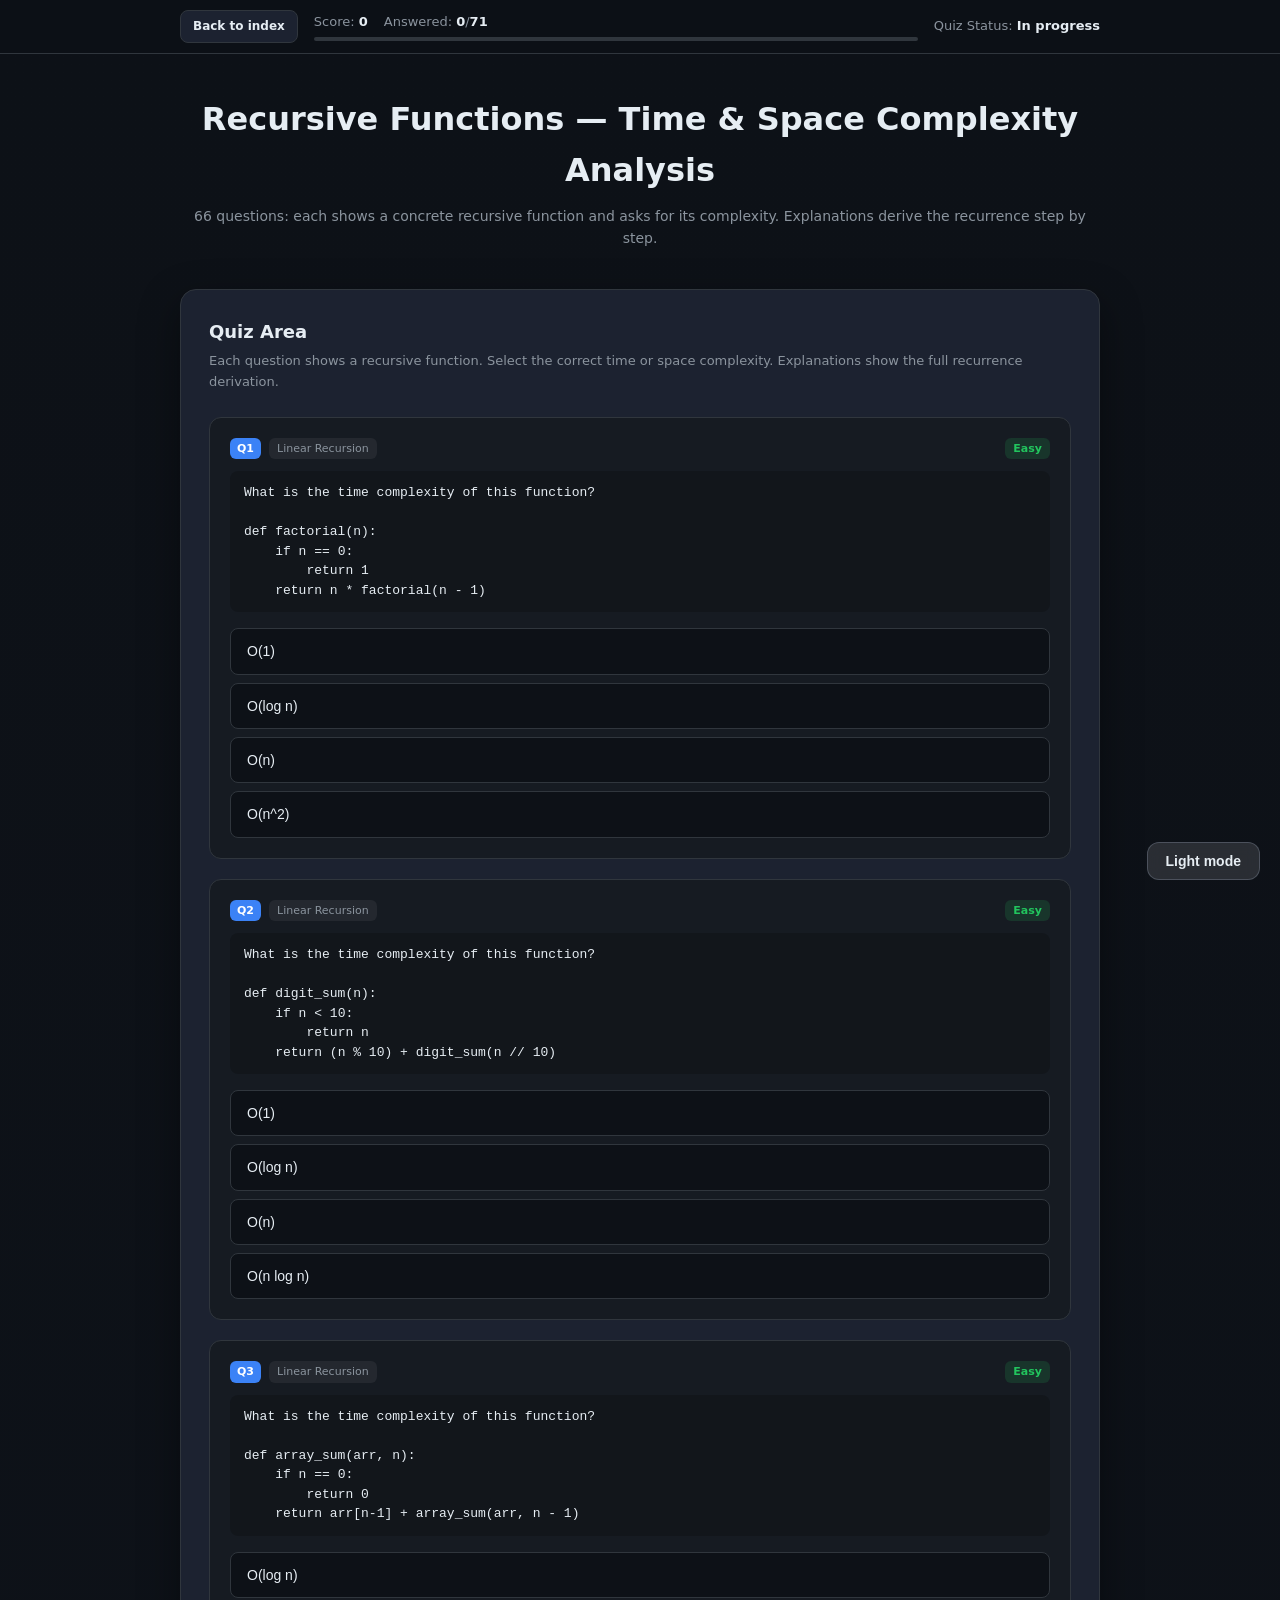
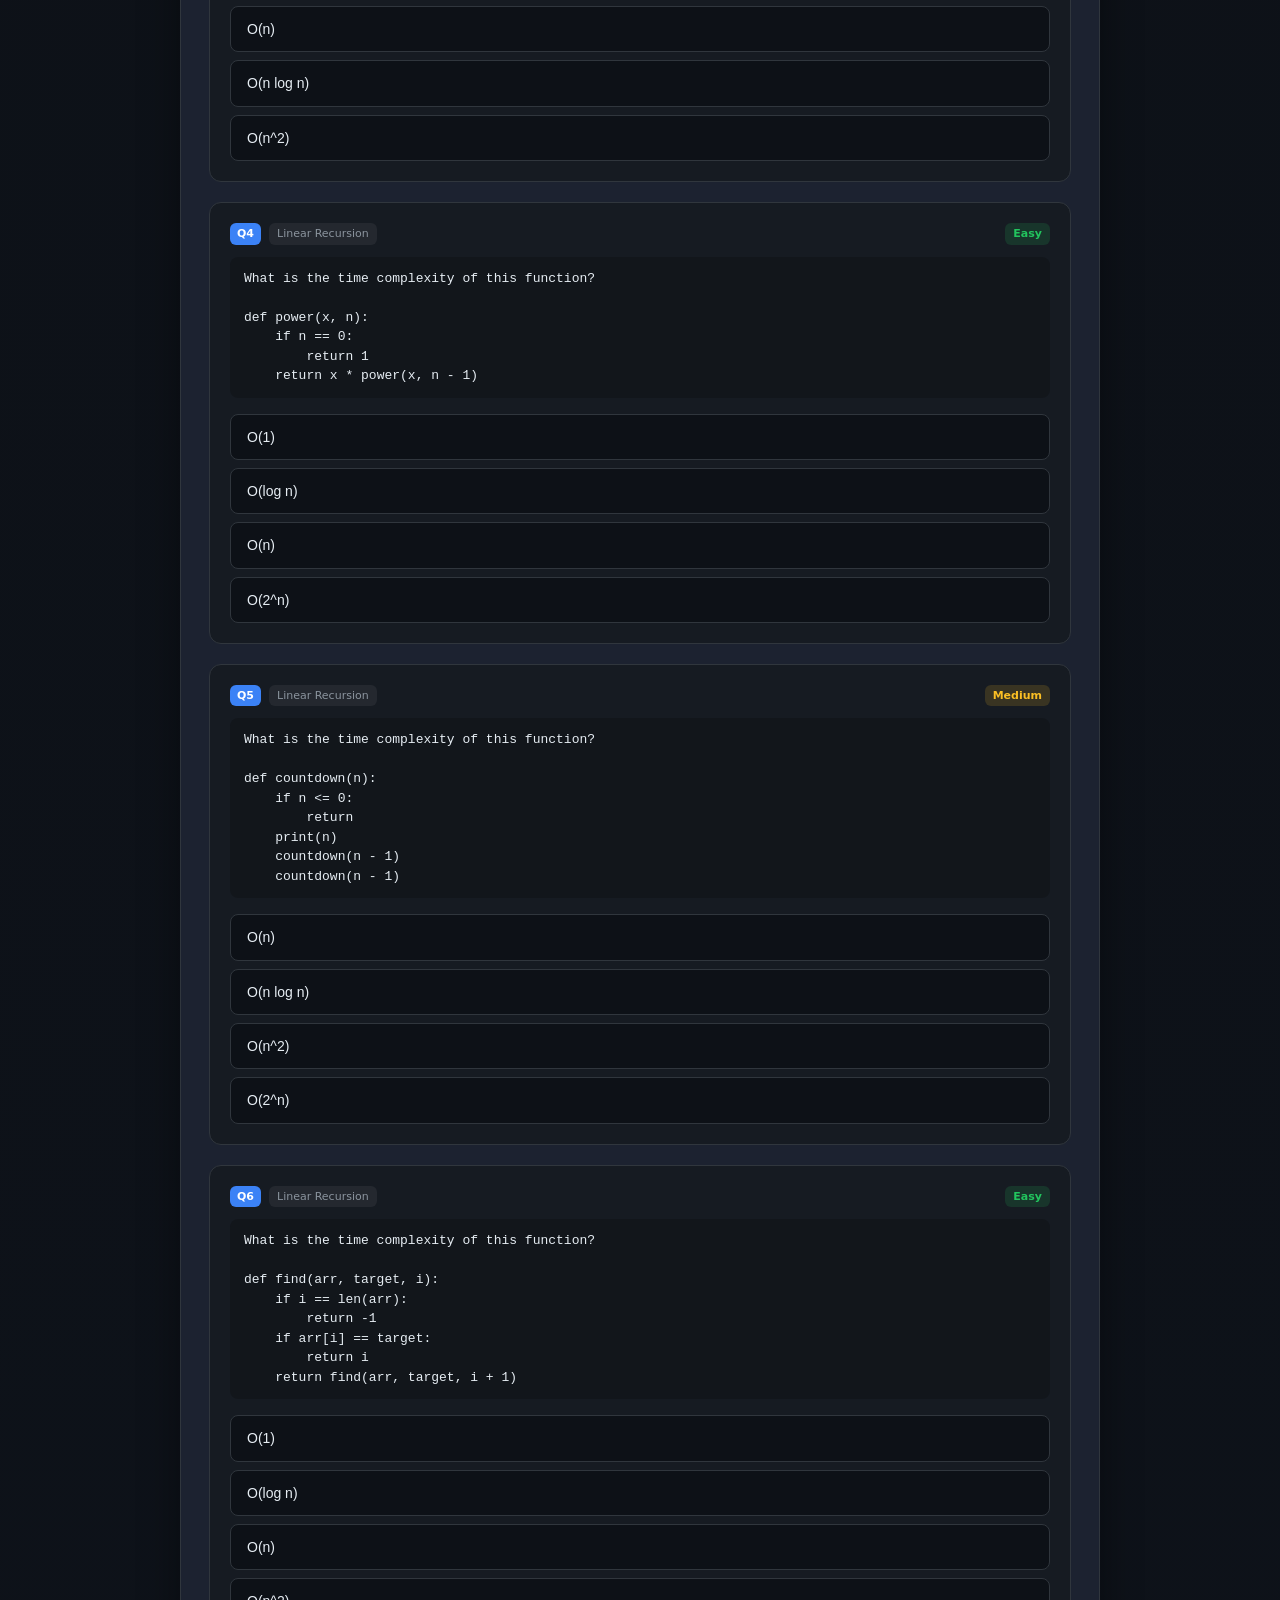
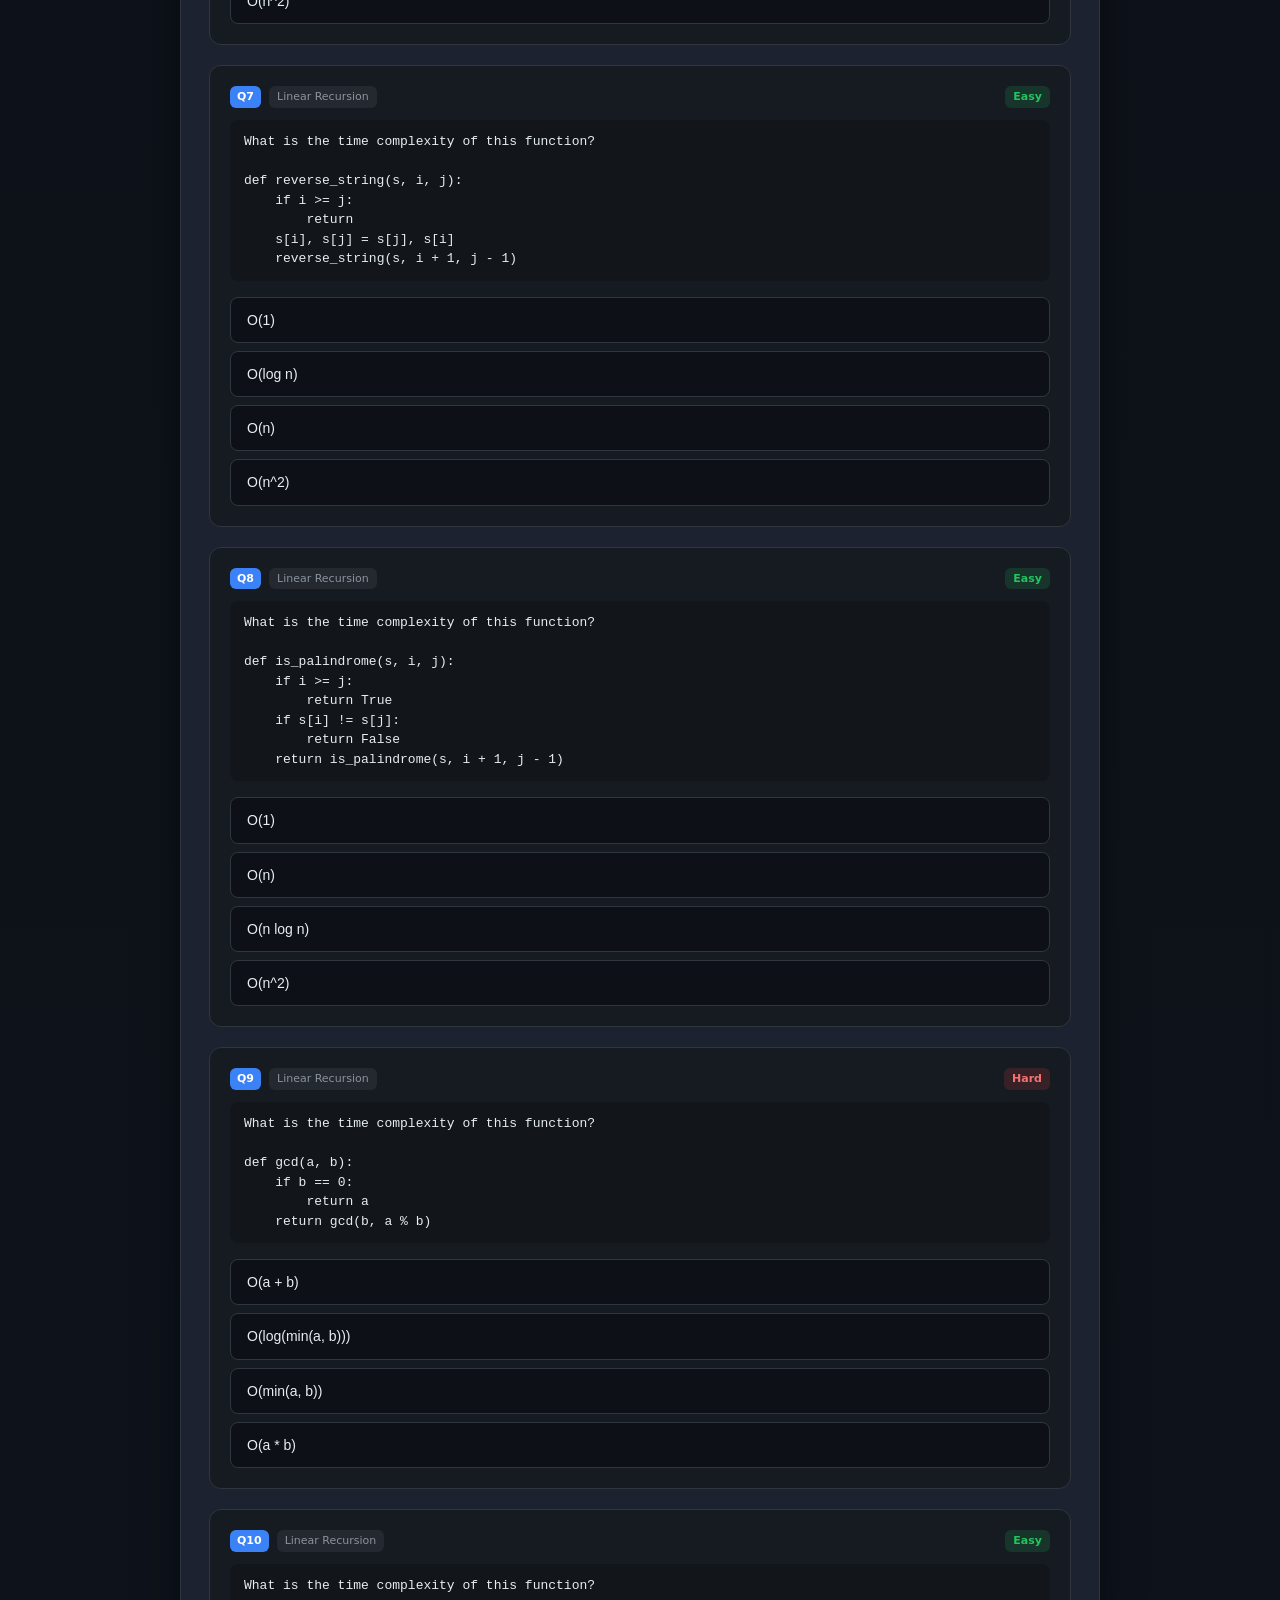
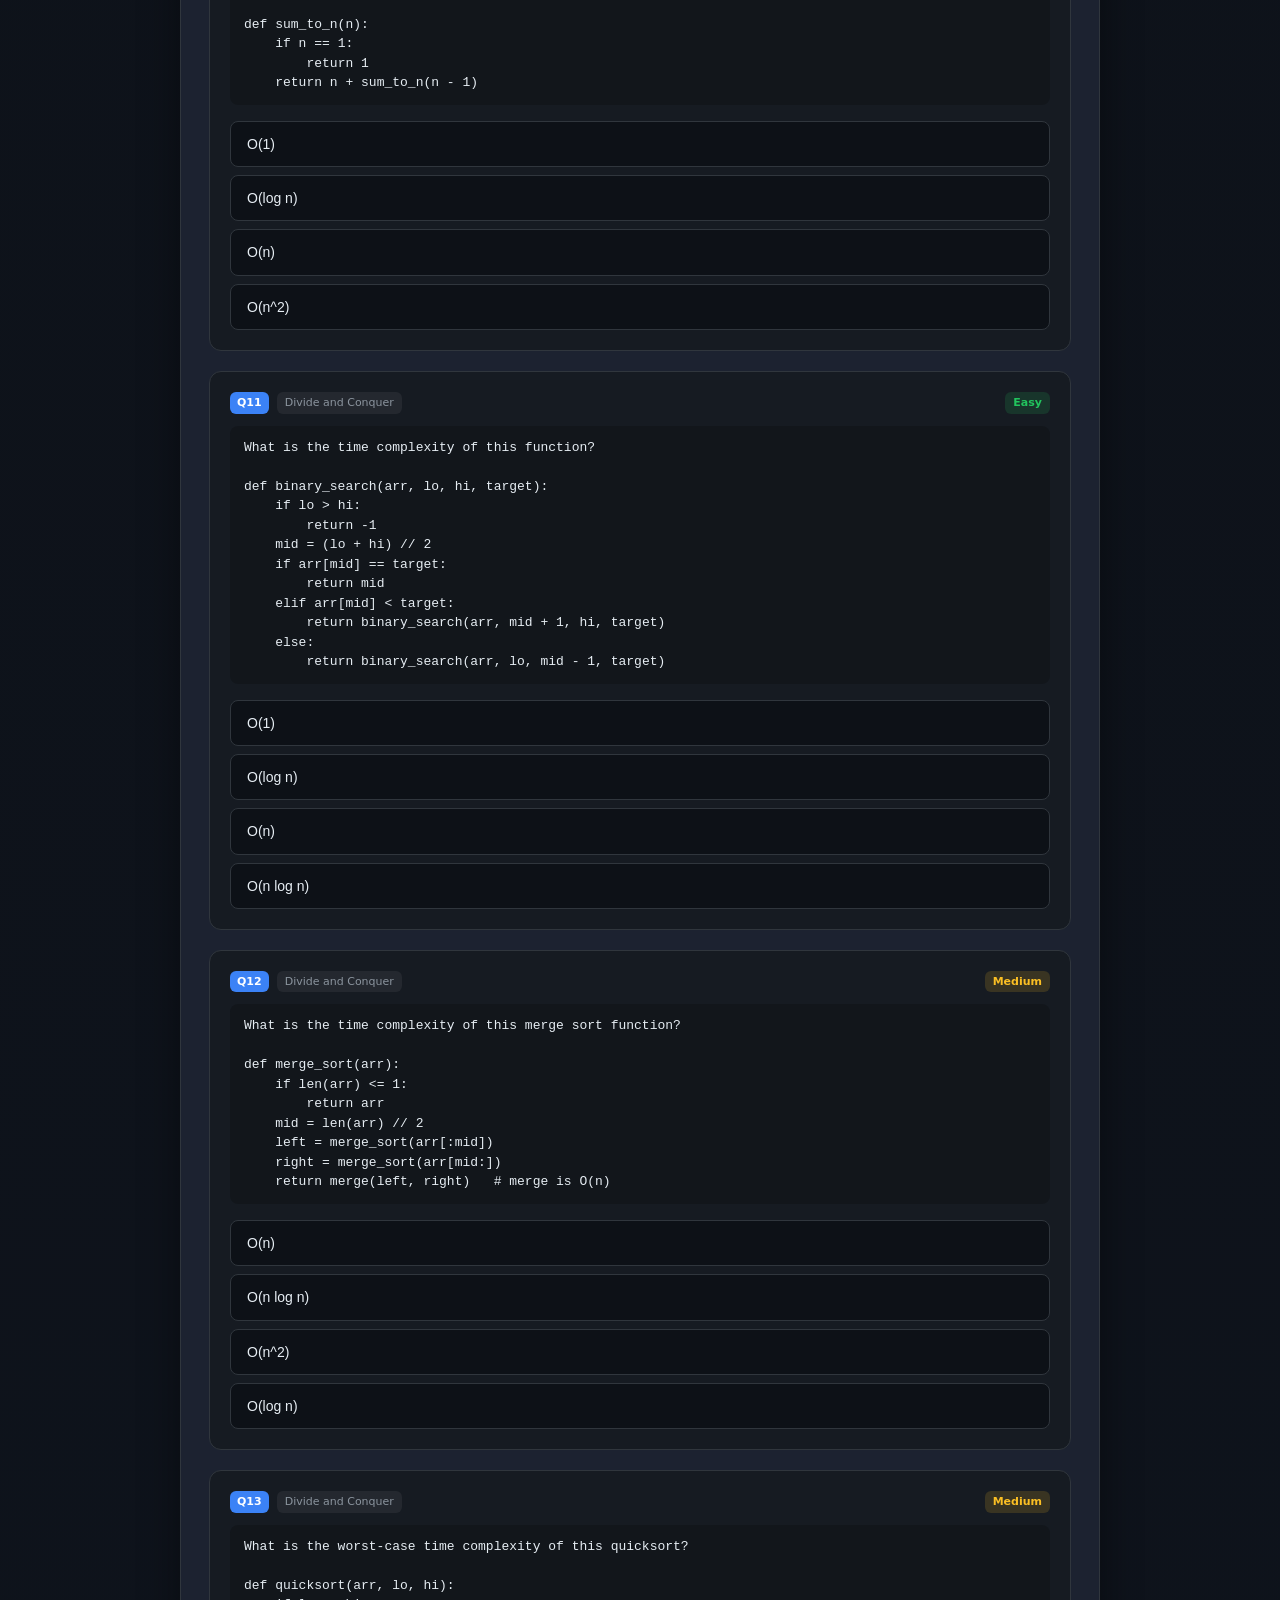
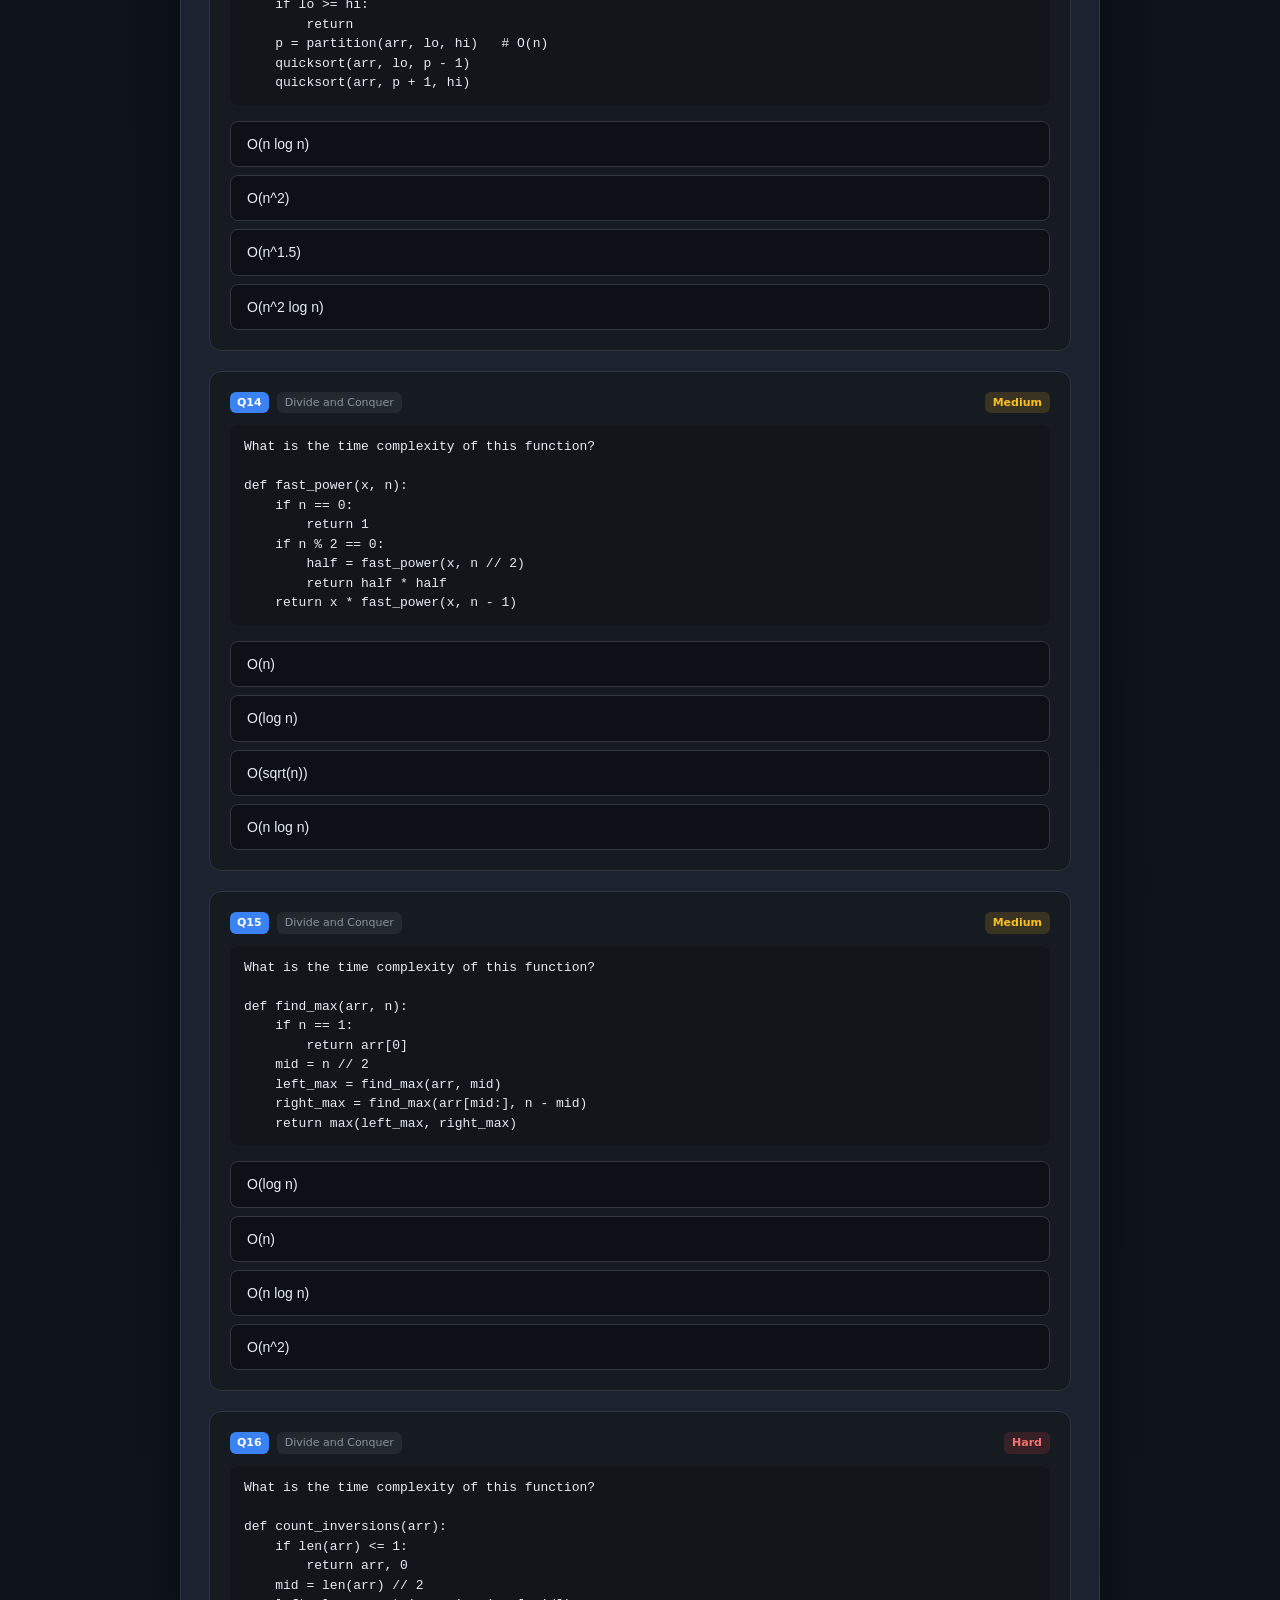
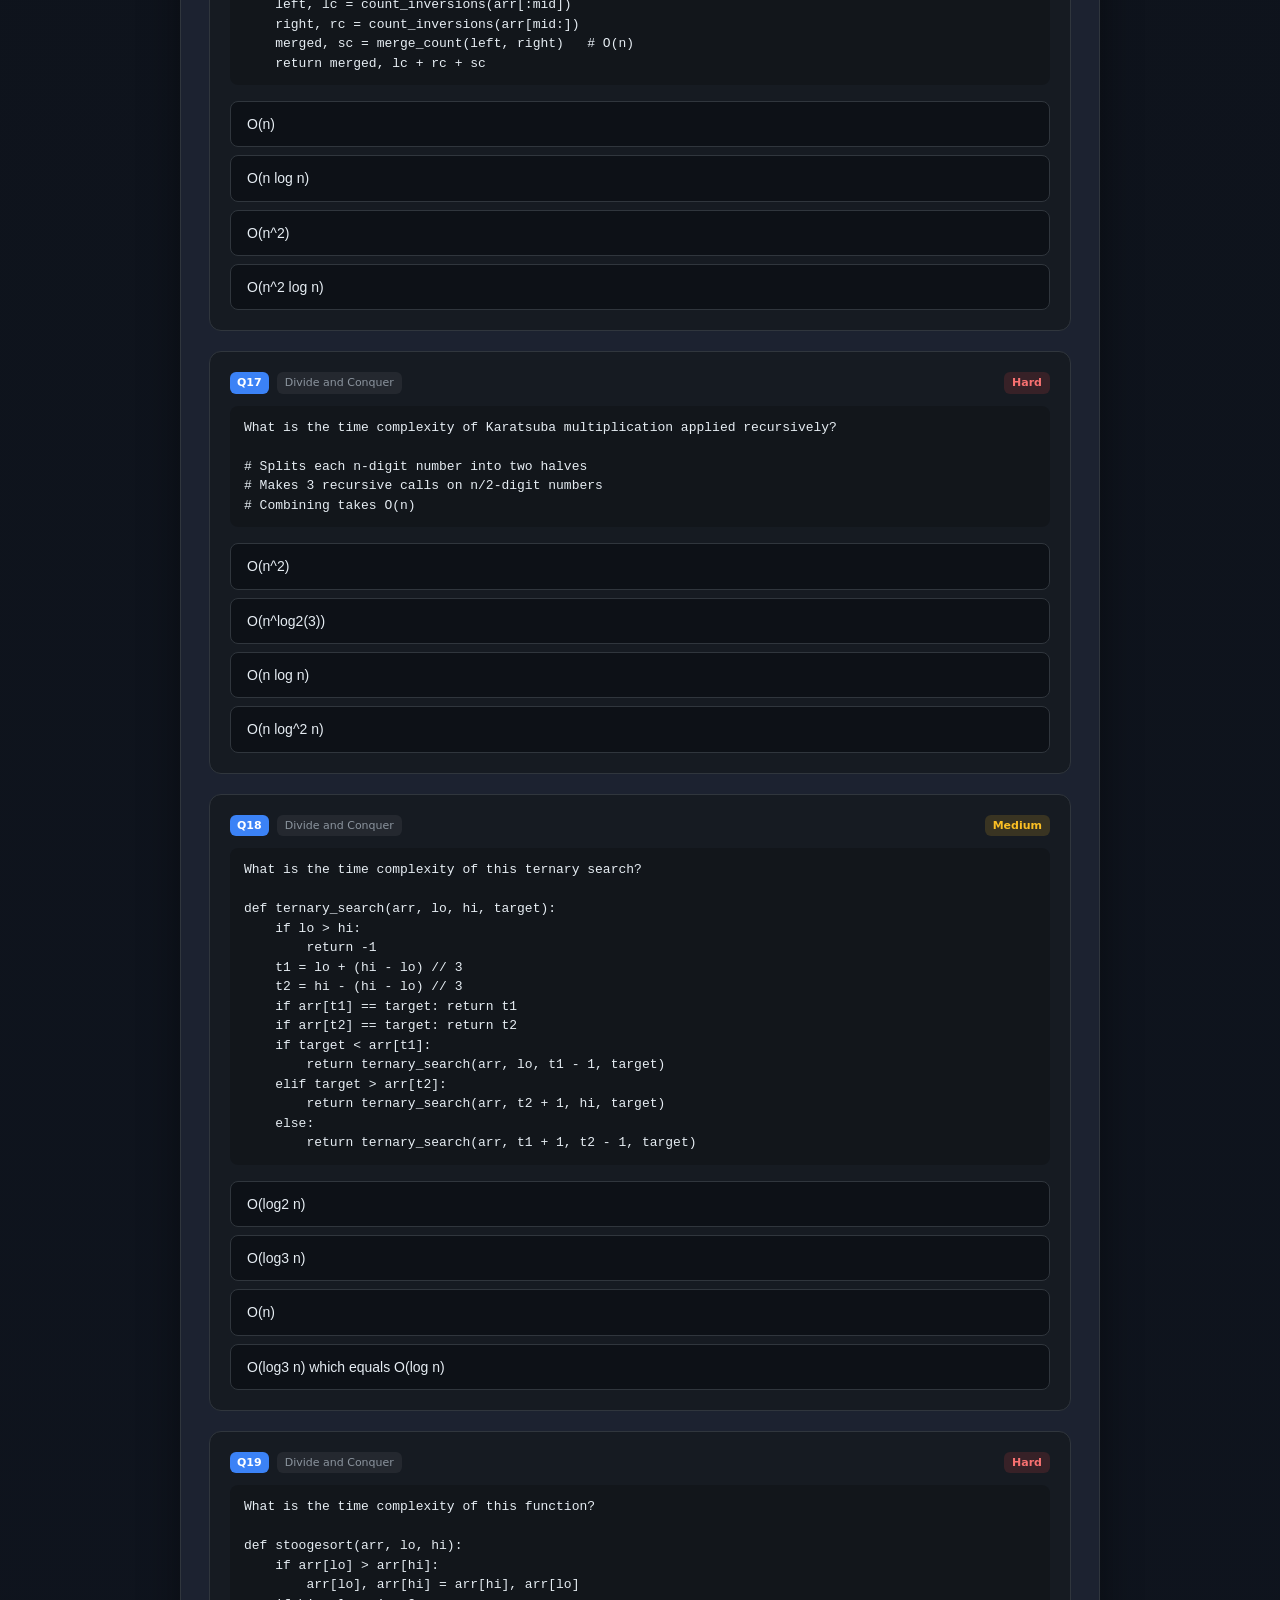
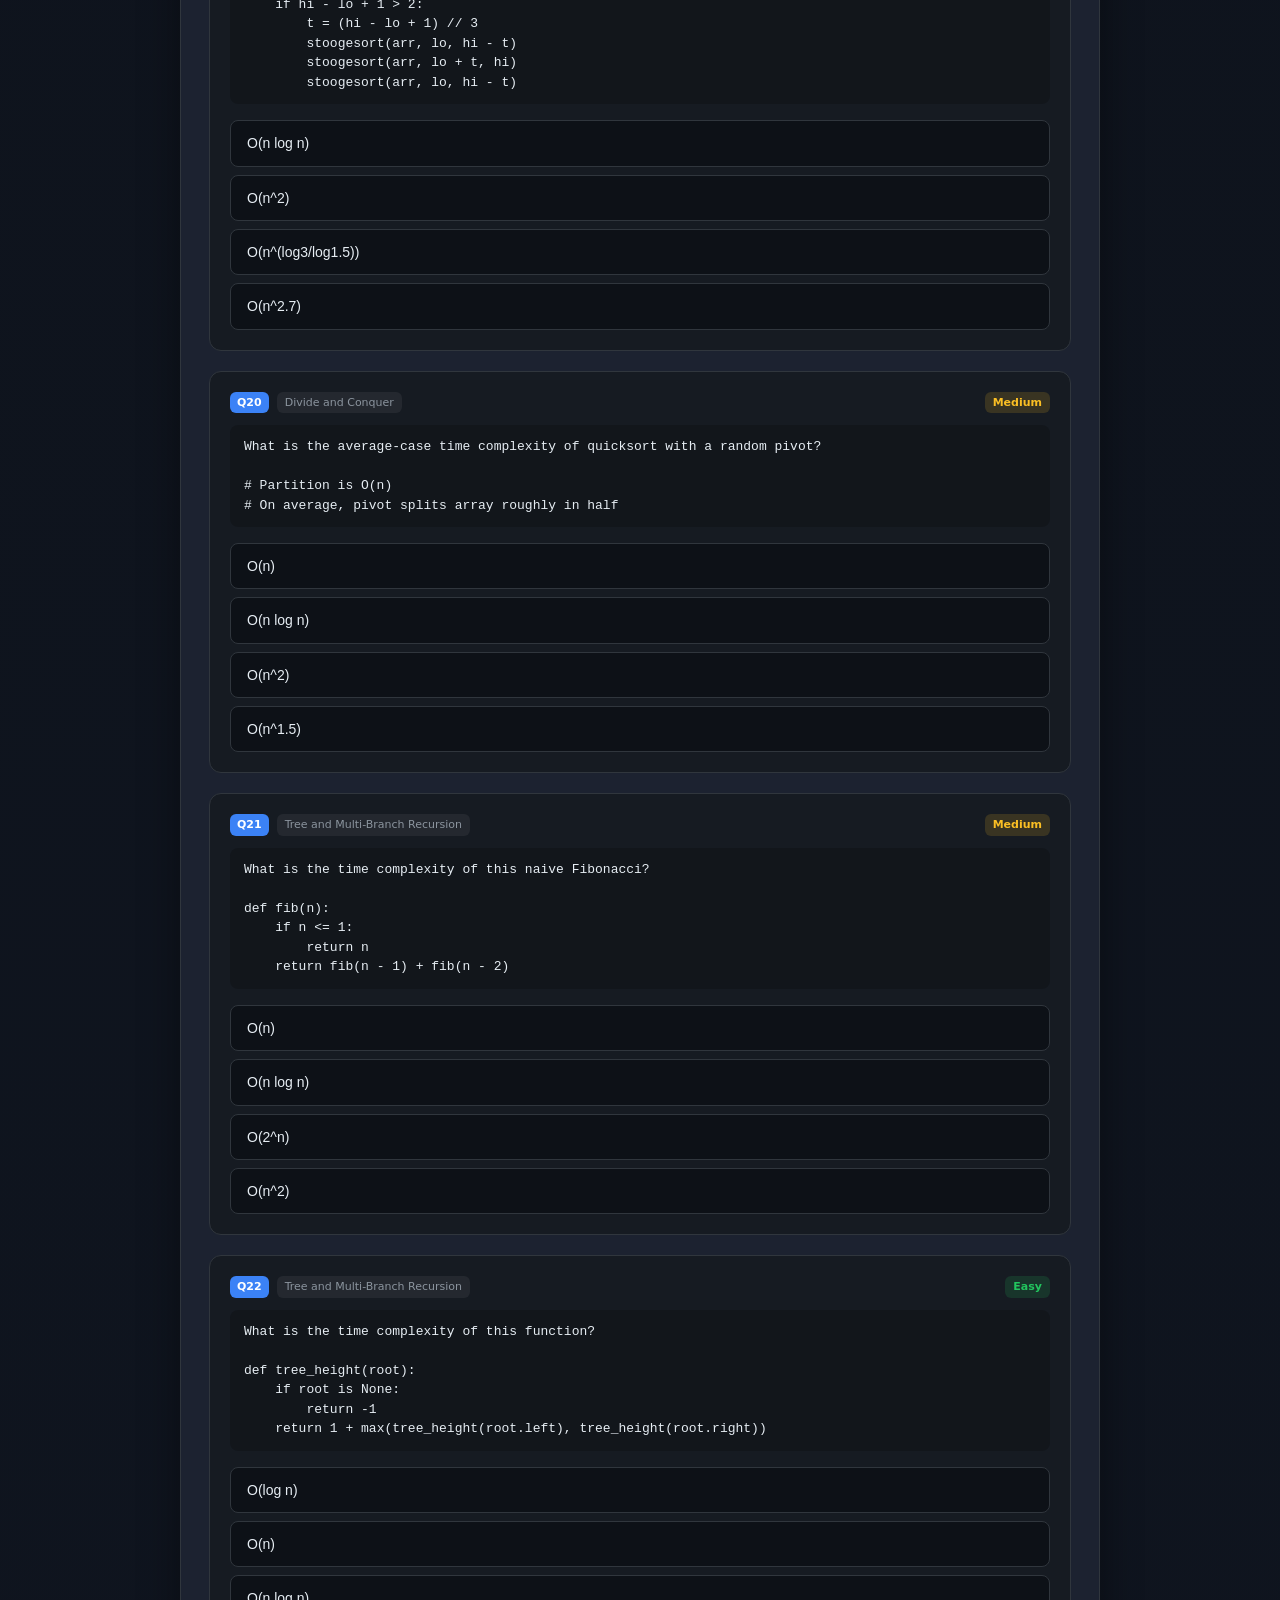
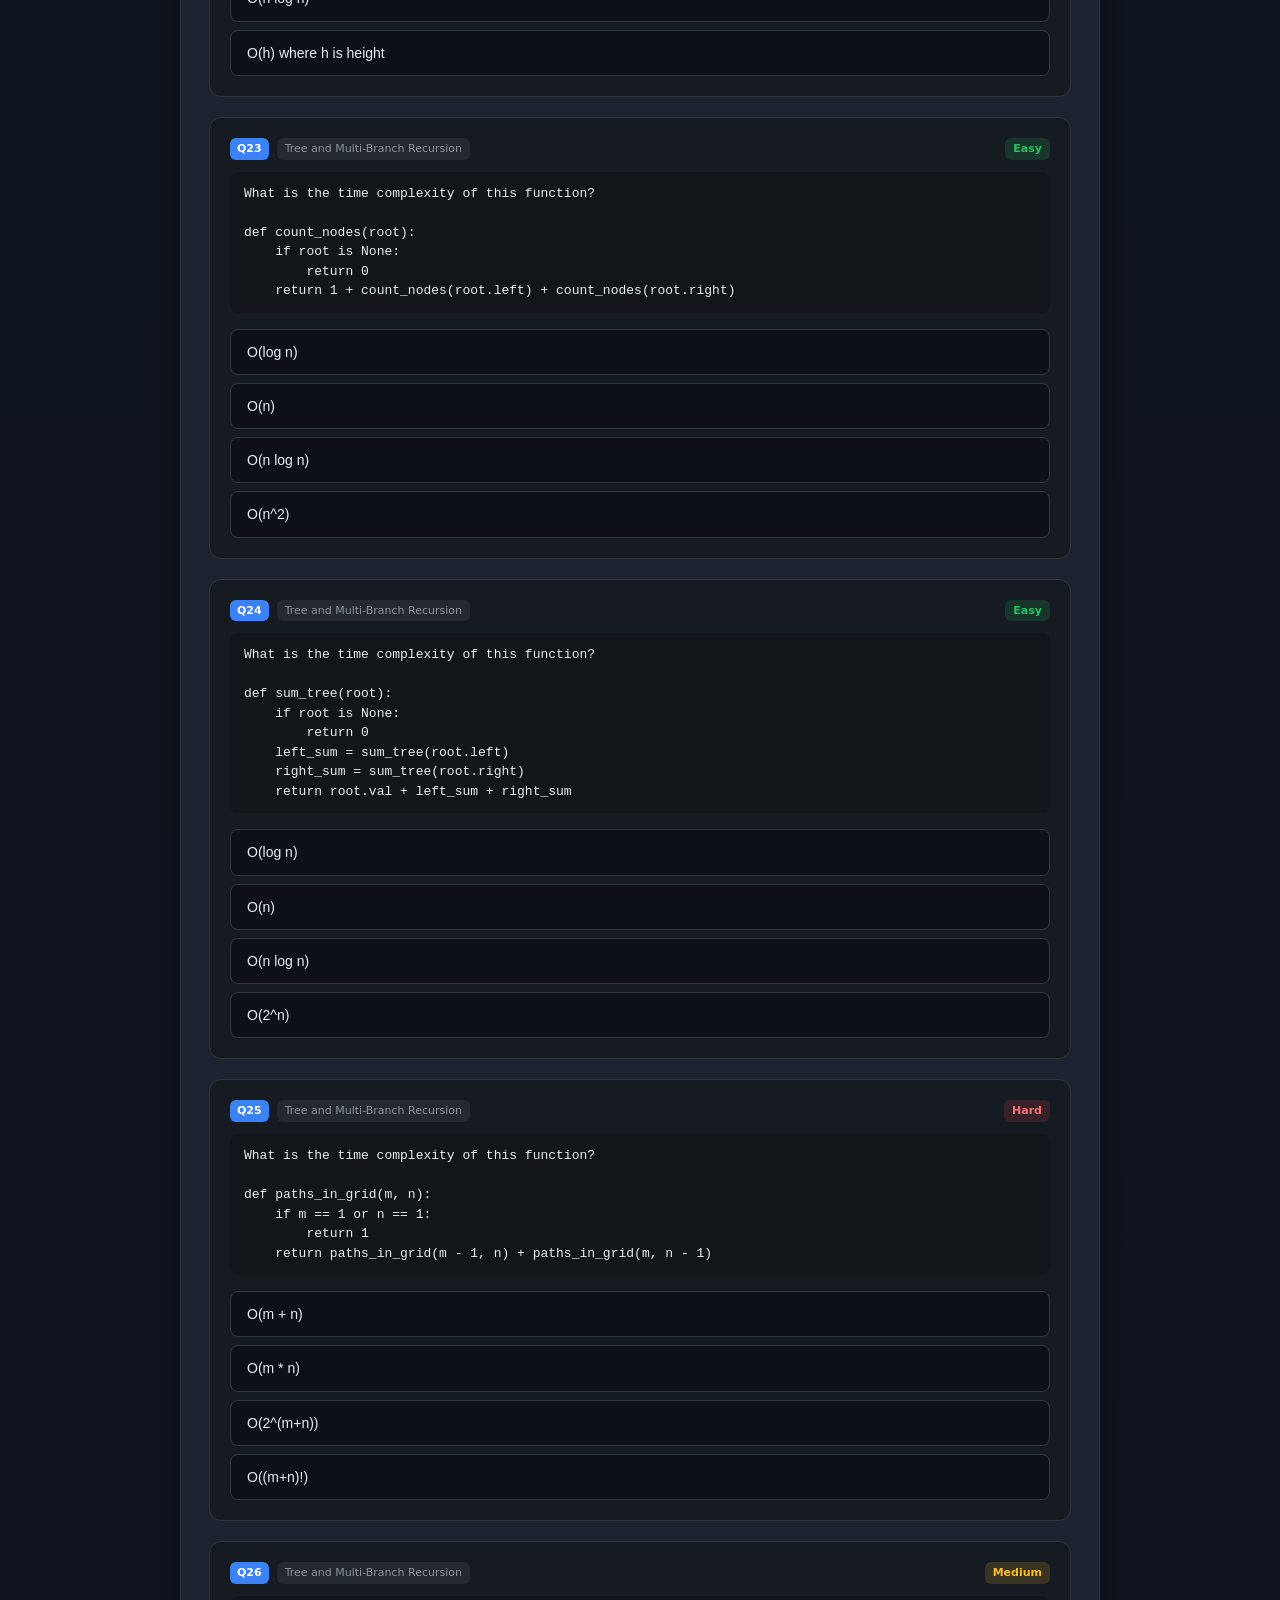
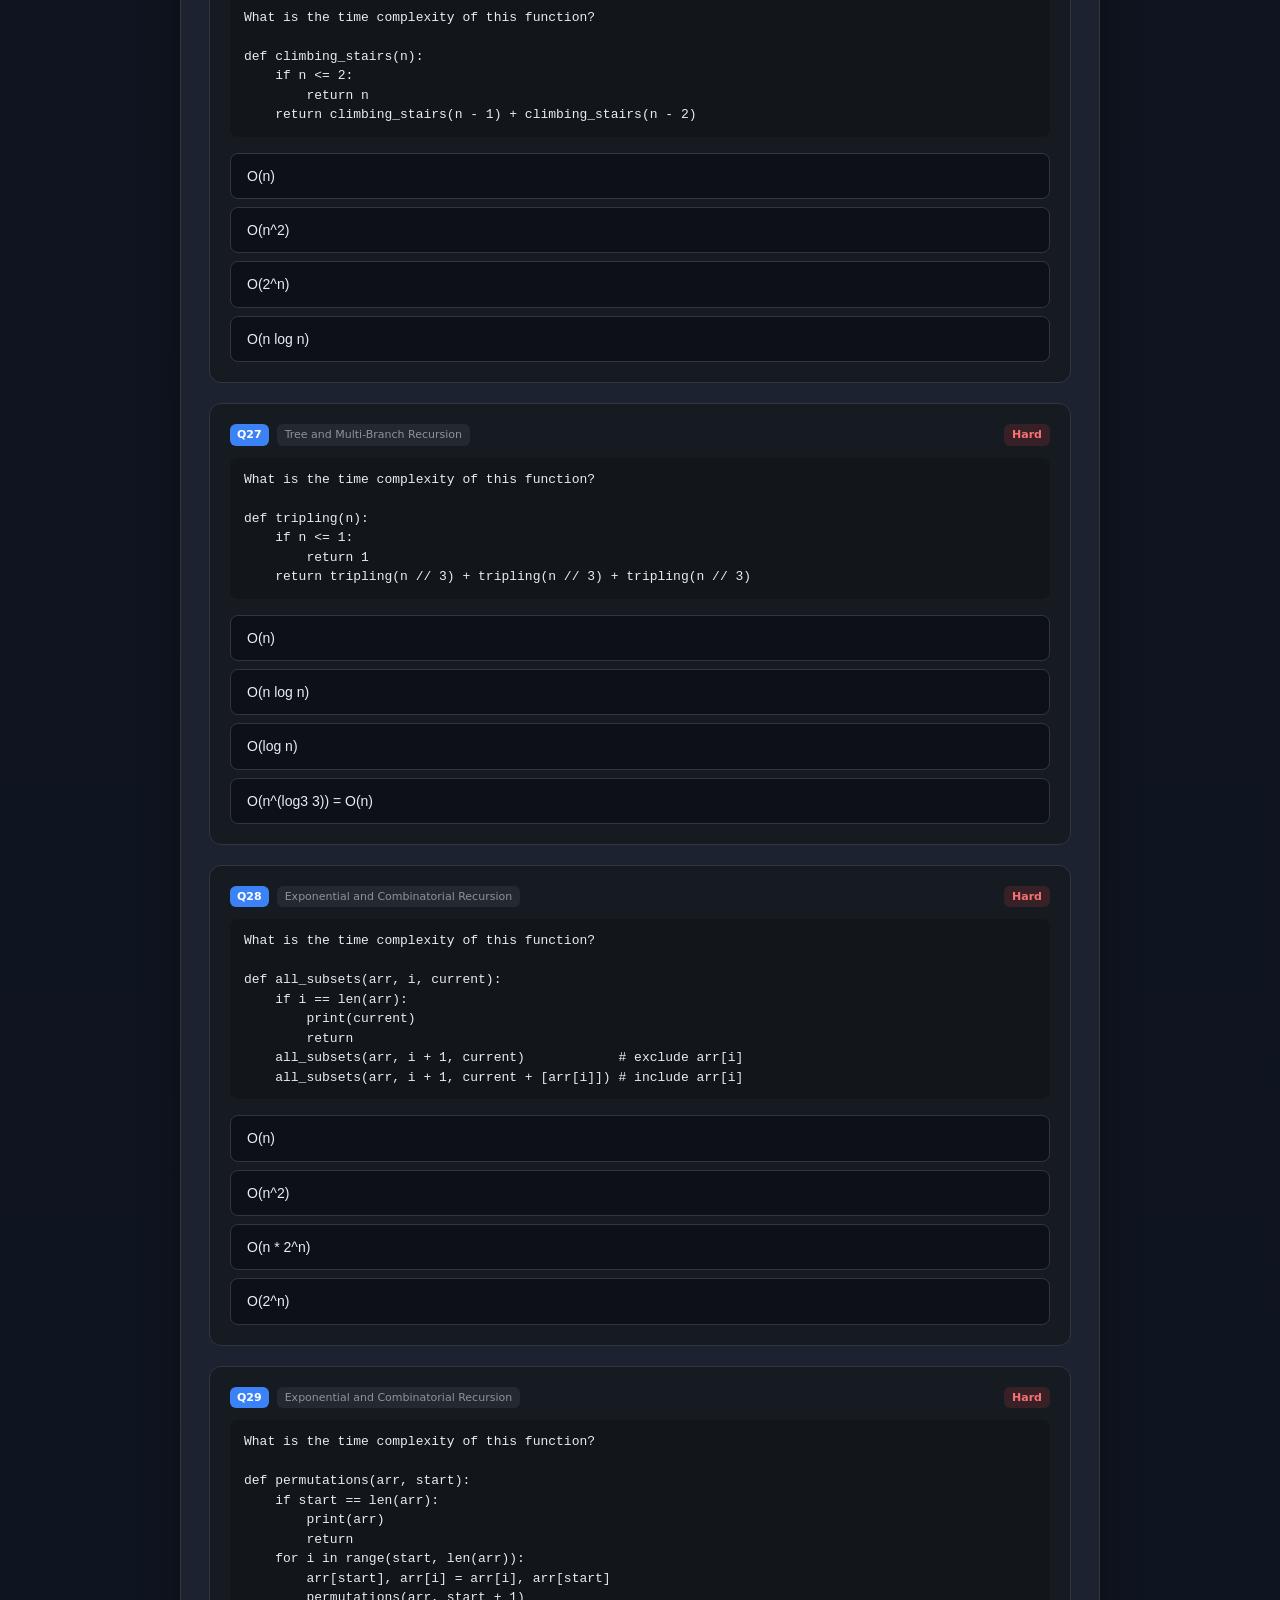
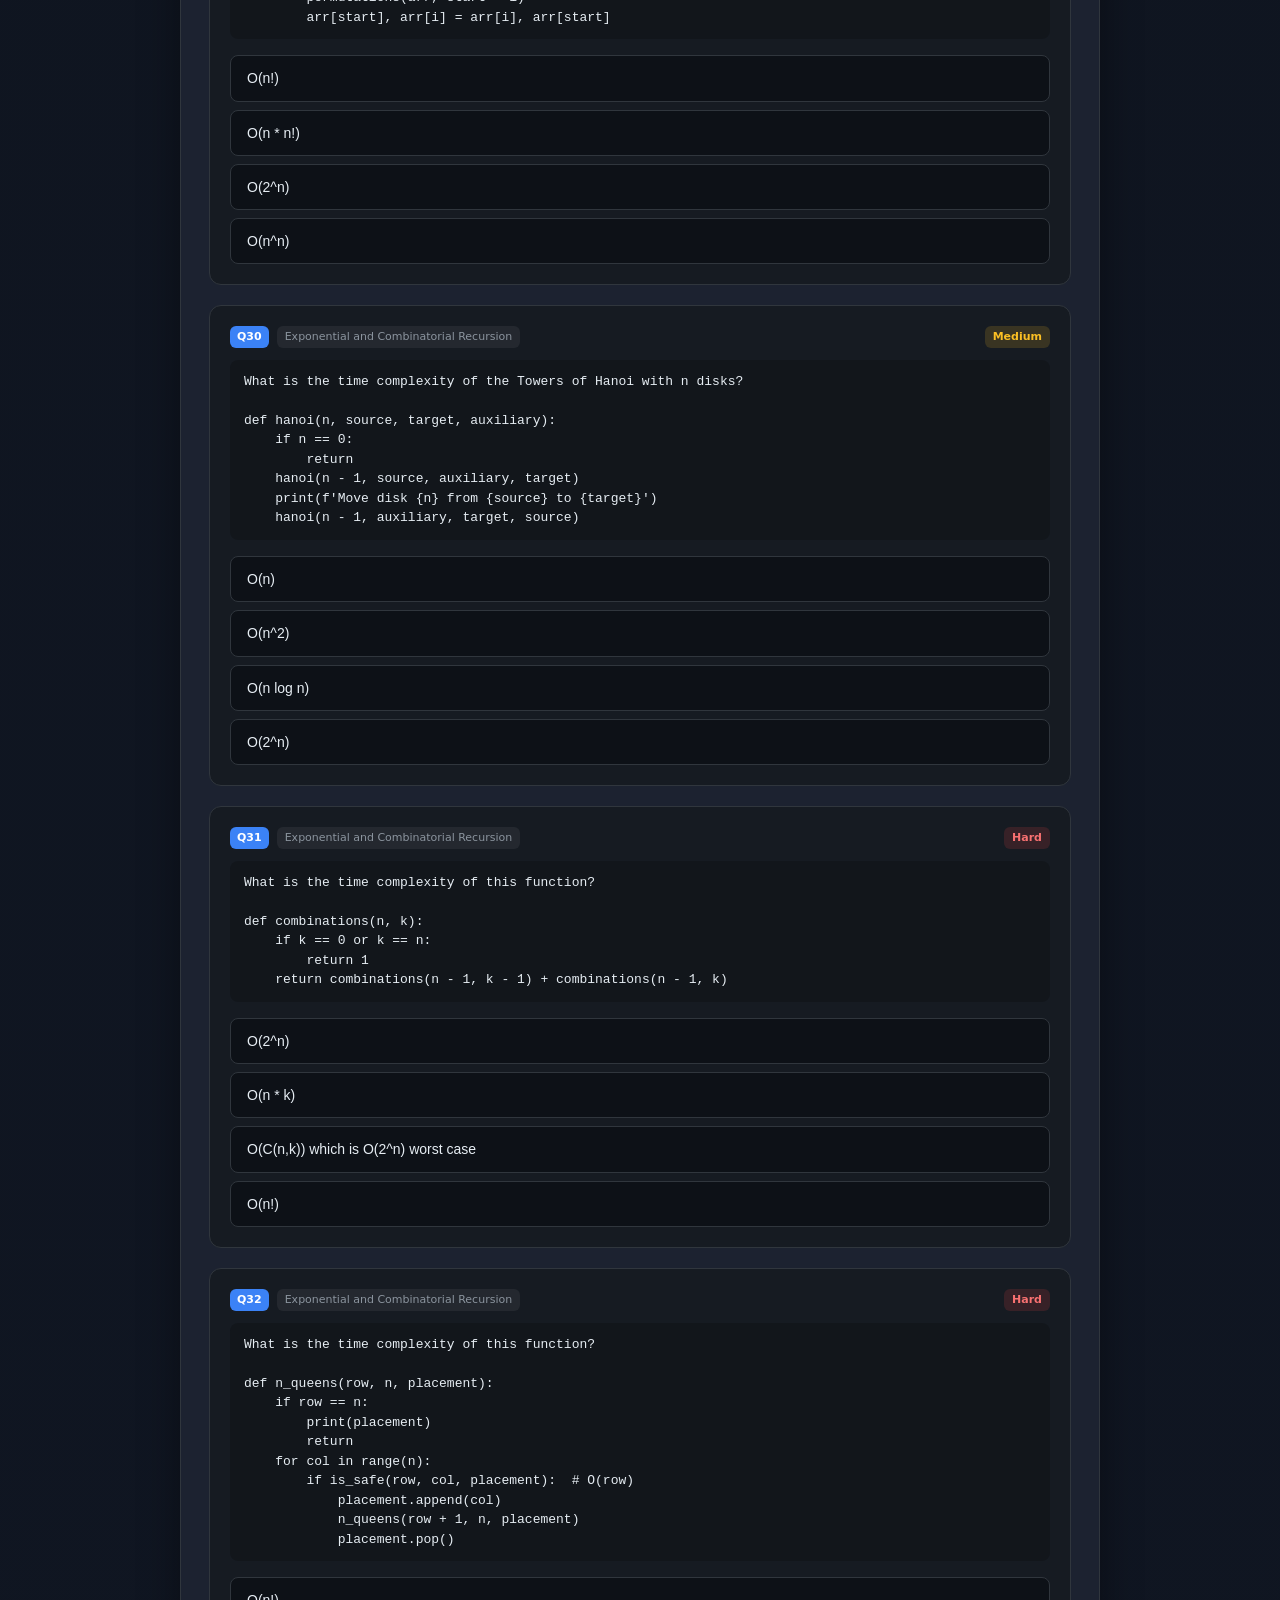
<file: recursion_complexity.html>
<!DOCTYPE html>
<html lang="en">
<head>
  <meta charset="UTF-8" />
  <meta name="viewport" content="width=device-width, initial-scale=1.0" />
  <title>Recursive Functions — Time &amp; Space Complexity Analysis</title>
  <link rel="stylesheet" href="layoutquiz.css" />
  <style>
    #themeToggle {
      position: fixed; bottom: 20px; right: 20px; z-index: 2000;
      padding: 10px 18px; border: none; border-radius: 12px; cursor: pointer;
      font-weight: 700; font-size: 14px;
      background: rgba(255,255,255,0.12); color: var(--text);
      backdrop-filter: blur(8px);
      border: 1px solid rgba(207,224,255,0.2);
      transition: .2s ease;
    }
    #themeToggle:hover { background: rgba(255,255,255,0.2); }
    body.light-mode {
      --bg: #f0f4ff; --bg2: #e8eeff; --card: #ffffff; --text: #14213a;
      --muted: #4a5a80; --primary: #2563eb; --primary2: #1d4ed8;
      --border: #c5d5f5; --shadow: 0 14px 40px rgba(0,0,0,.10);
    }
    body.light-mode {
      background: linear-gradient(180deg, #eef2ff, #e0e8ff 70%, #d5e0ff);
    }
    body.light-mode .panel,
    body.light-mode .result-card { color: #14213a; }
    body.light-mode .topbar {
      background: rgba(240,244,255,0.88);
      border-bottom-color: rgba(59,130,246,0.18);
    }
    .question-text {
      font-family: 'Courier New', Courier, monospace;
      font-size: 13px !important;
      white-space: pre-wrap;
      background: rgba(0,0,0,0.2);
      border-radius: 8px;
      padding: 12px 14px !important;
      line-height: 1.5 !important;
    }
    body.light-mode .question-text {
      background: rgba(0,0,0,0.06);
    }
  </style>
</head>
<body>

  <header class="topbar">
    <div class="topbar-inner">
      <a class="btn btn-back" href="index.html">Back to index</a>
      <div class="top-info">
        <div class="stats-row">
          <div class="stat">Score: <span id="scoreText">0</span></div>
          <div class="stat">
            Answered: <span id="answeredText">0</span>/<span id="totalText">---</span>
          </div>
        </div>
        <div class="progress-wrap" aria-label="Progress bar">
          <div class="progress-bar" id="progressBar"></div>
        </div>
      </div>
      <div class="stat" style="justify-self:end;">
        Quiz Status: <span id="statusText">In progress</span>
      </div>
    </div>
  </header>

  <main class="container">
    <section class="hero">
      <h1 id="heroTitle">Quiz</h1>
      <p class="subtitle" id="heroSubtitle"></p>
    </section>

    <section class="panel">
      <div class="panel-head">
        <h2>Quiz Area</h2>
        <p>Each question shows a recursive function. Select the correct time or space complexity. Explanations show the full recurrence derivation.</p>
      </div>
      <div class="quiz-area" id="quizArea"></div>
      <div class="actions">
        <button class="btn btn-submit" id="submitBtn">Submit &amp; See Results</button>
      </div>
    </section>

    <section class="results" id="resultsSection"></section>
    <div class="footer-space"></div>
  </main>

  <button id="themeToggle" onclick="toggleTheme()">Light mode</button>

  <script>
    window.QUIZ_DATA_FILE = "recursion_complexity.json";
    function toggleTheme() {
      const body = document.body;
      const btn = document.getElementById('themeToggle');
      body.classList.toggle('light-mode');
      btn.textContent = body.classList.contains('light-mode') ? 'Dark mode' : 'Light mode';
    }
  </script>
  <script src="quiz.js"></script>
</body>
</html>
</file>
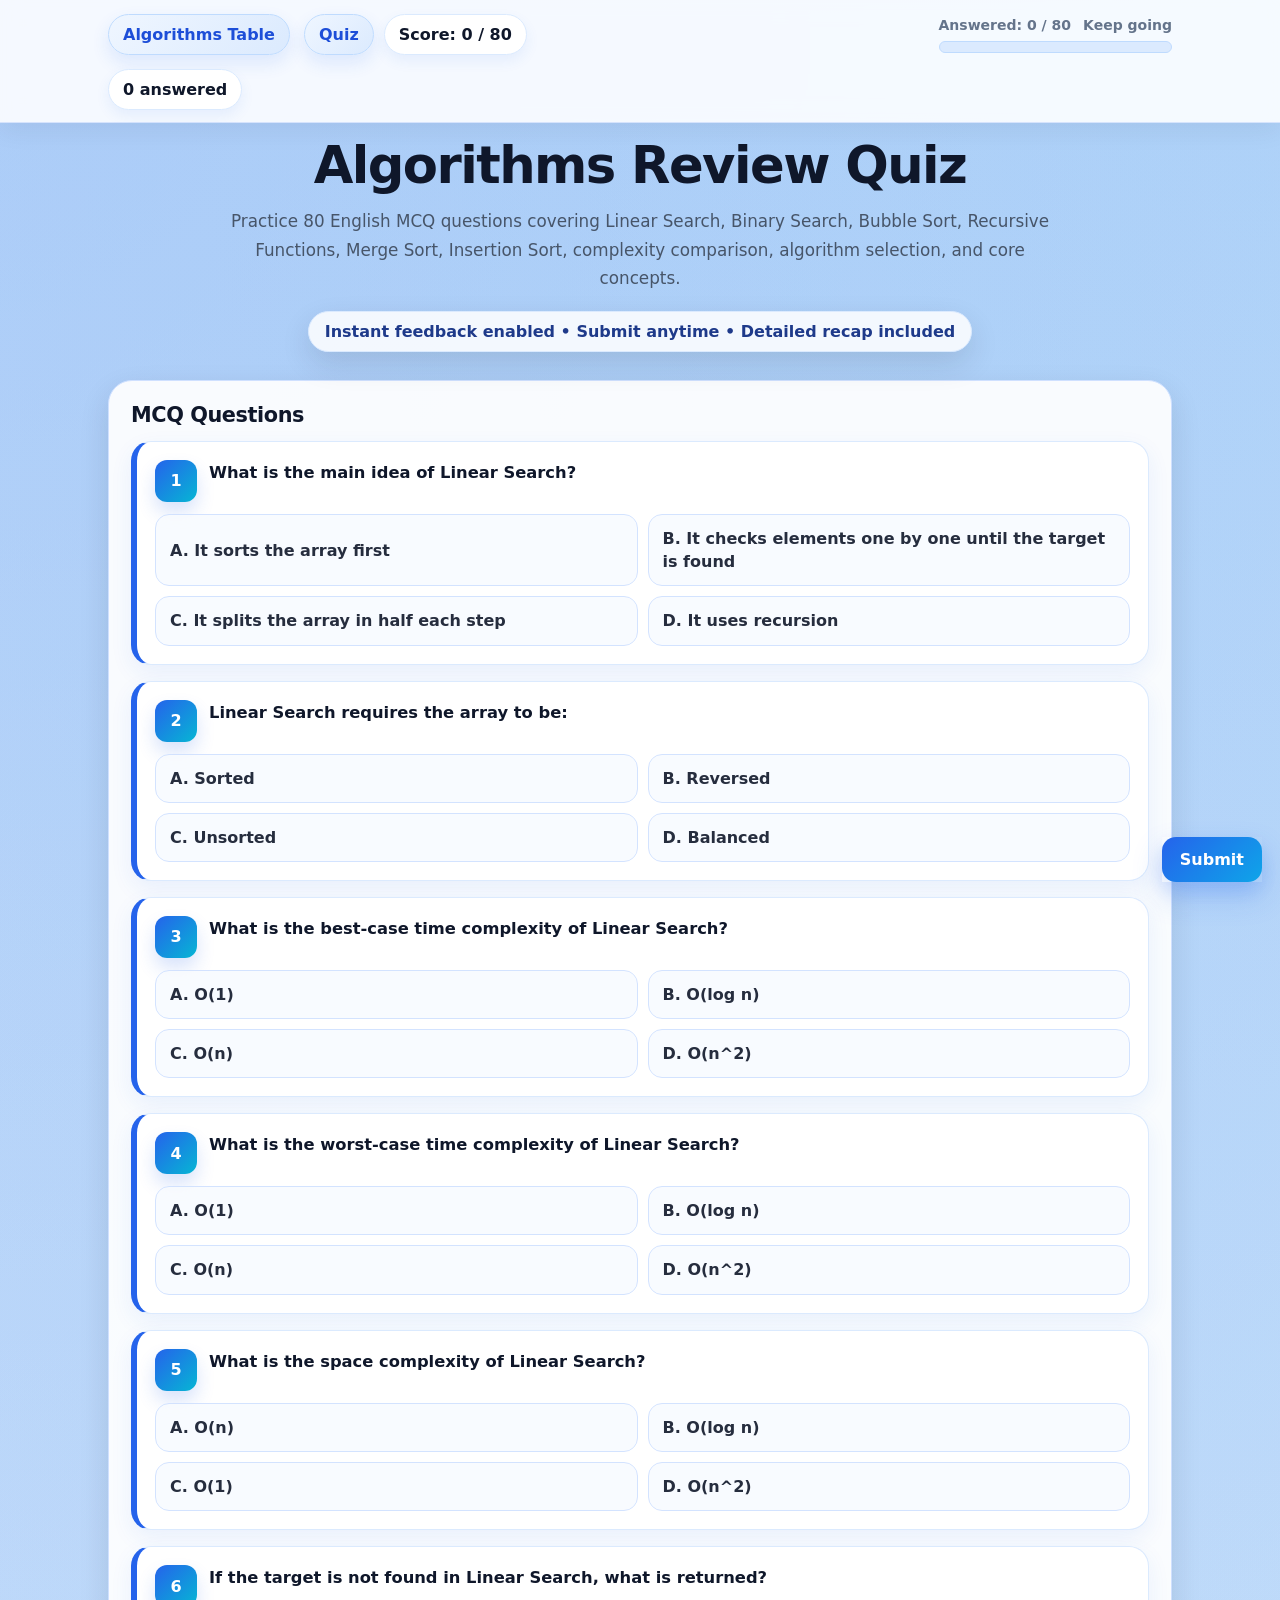
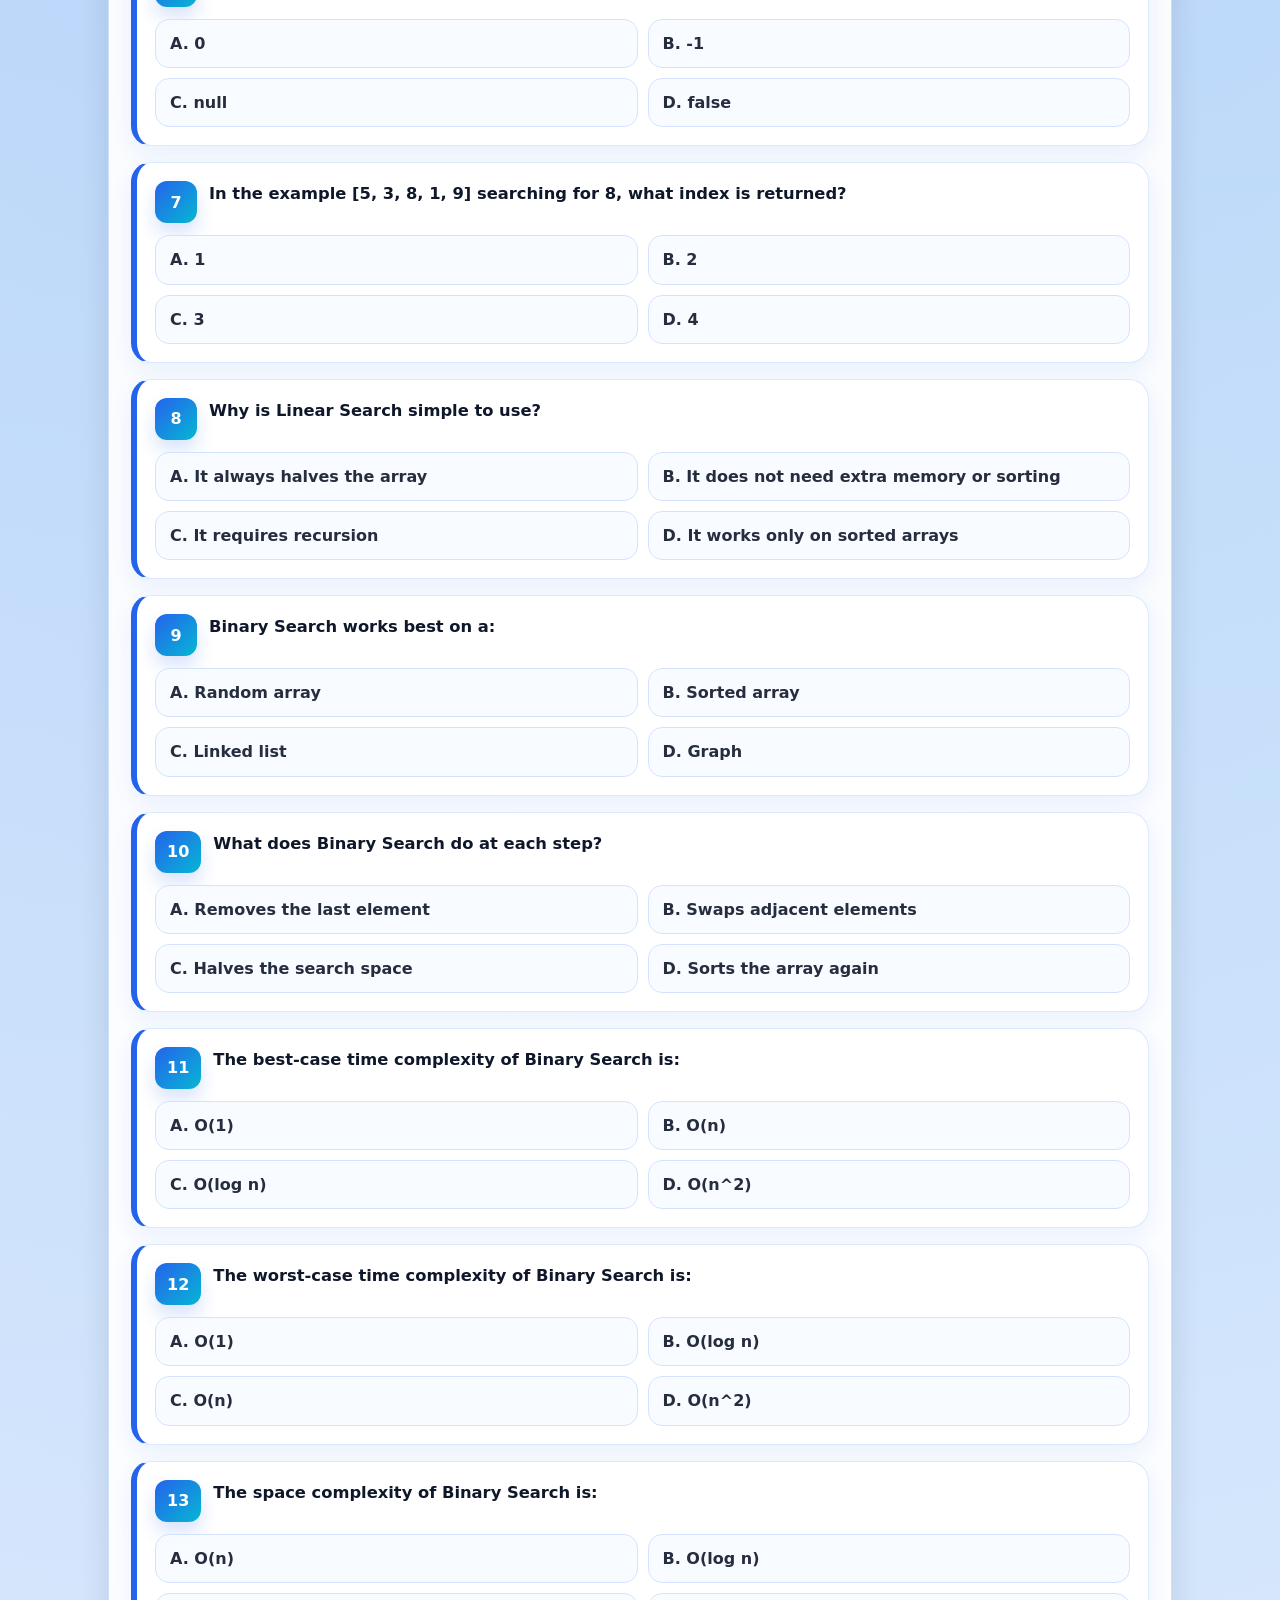
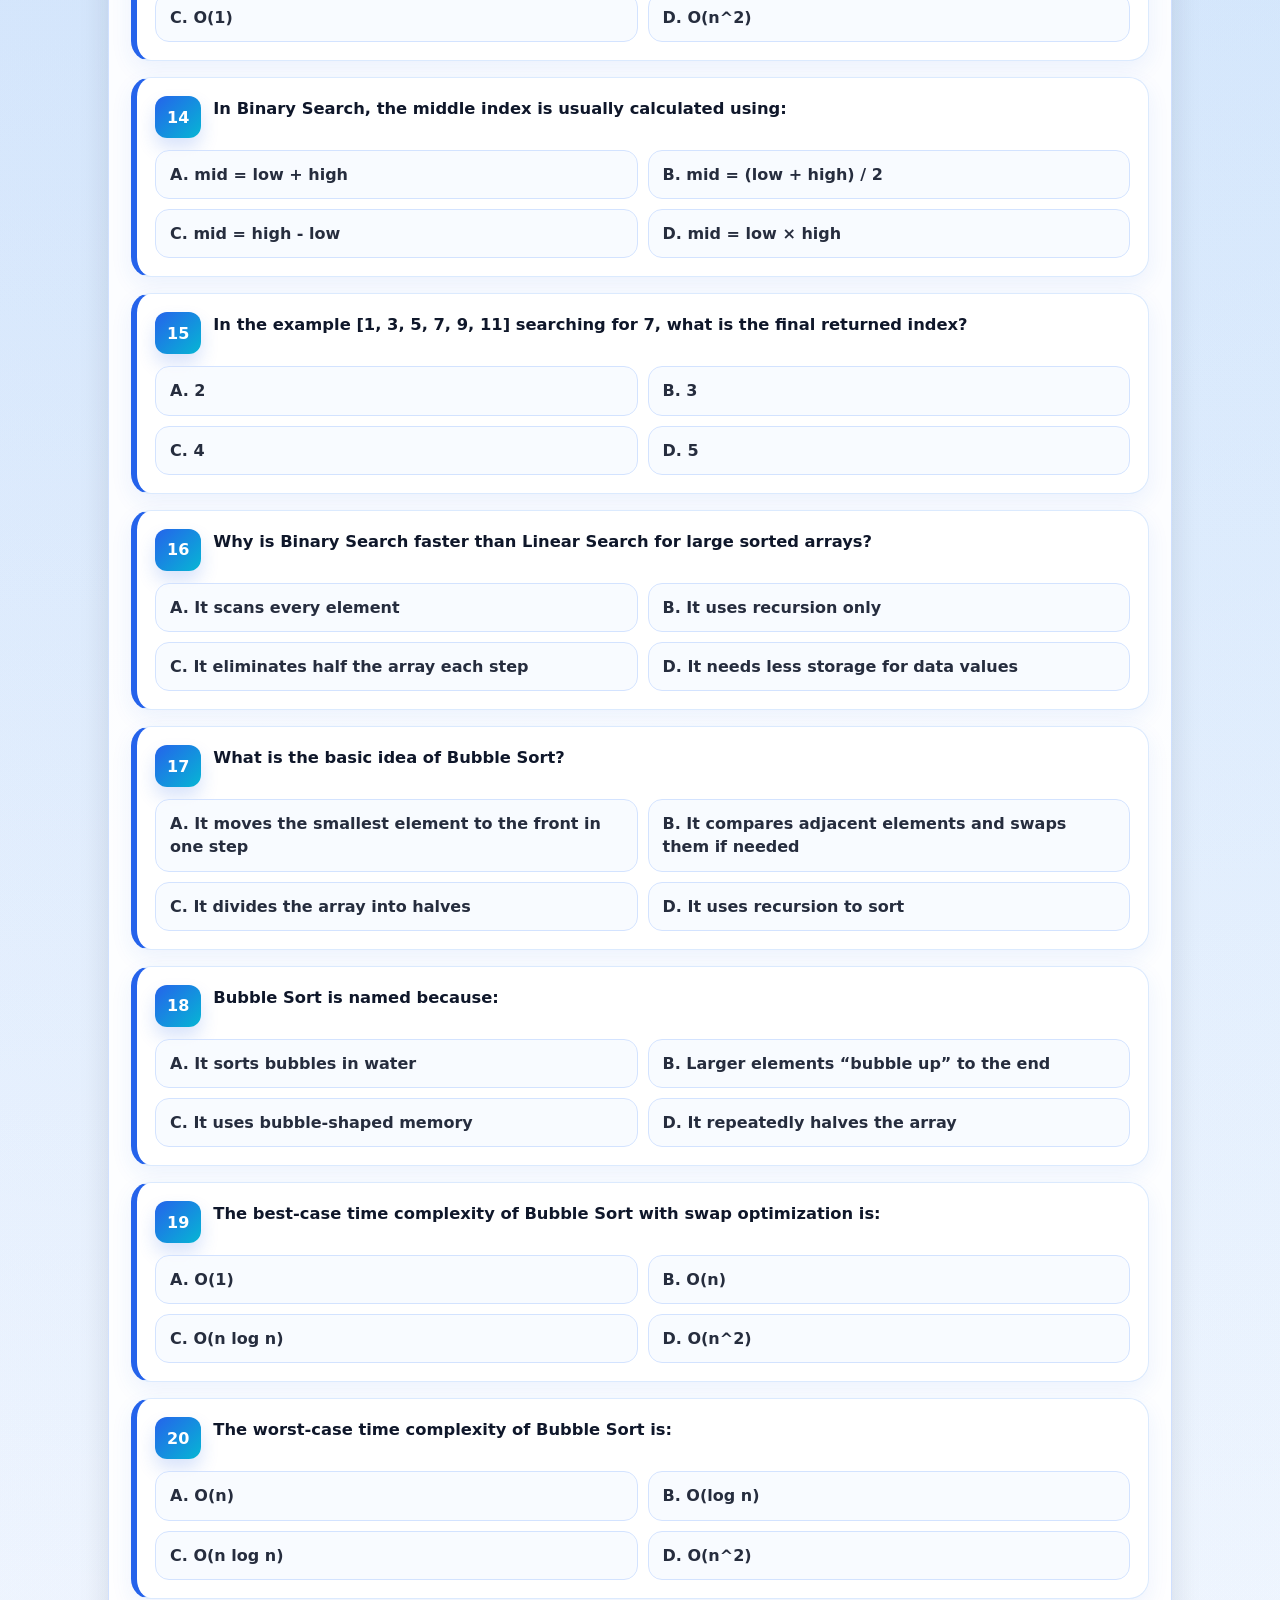
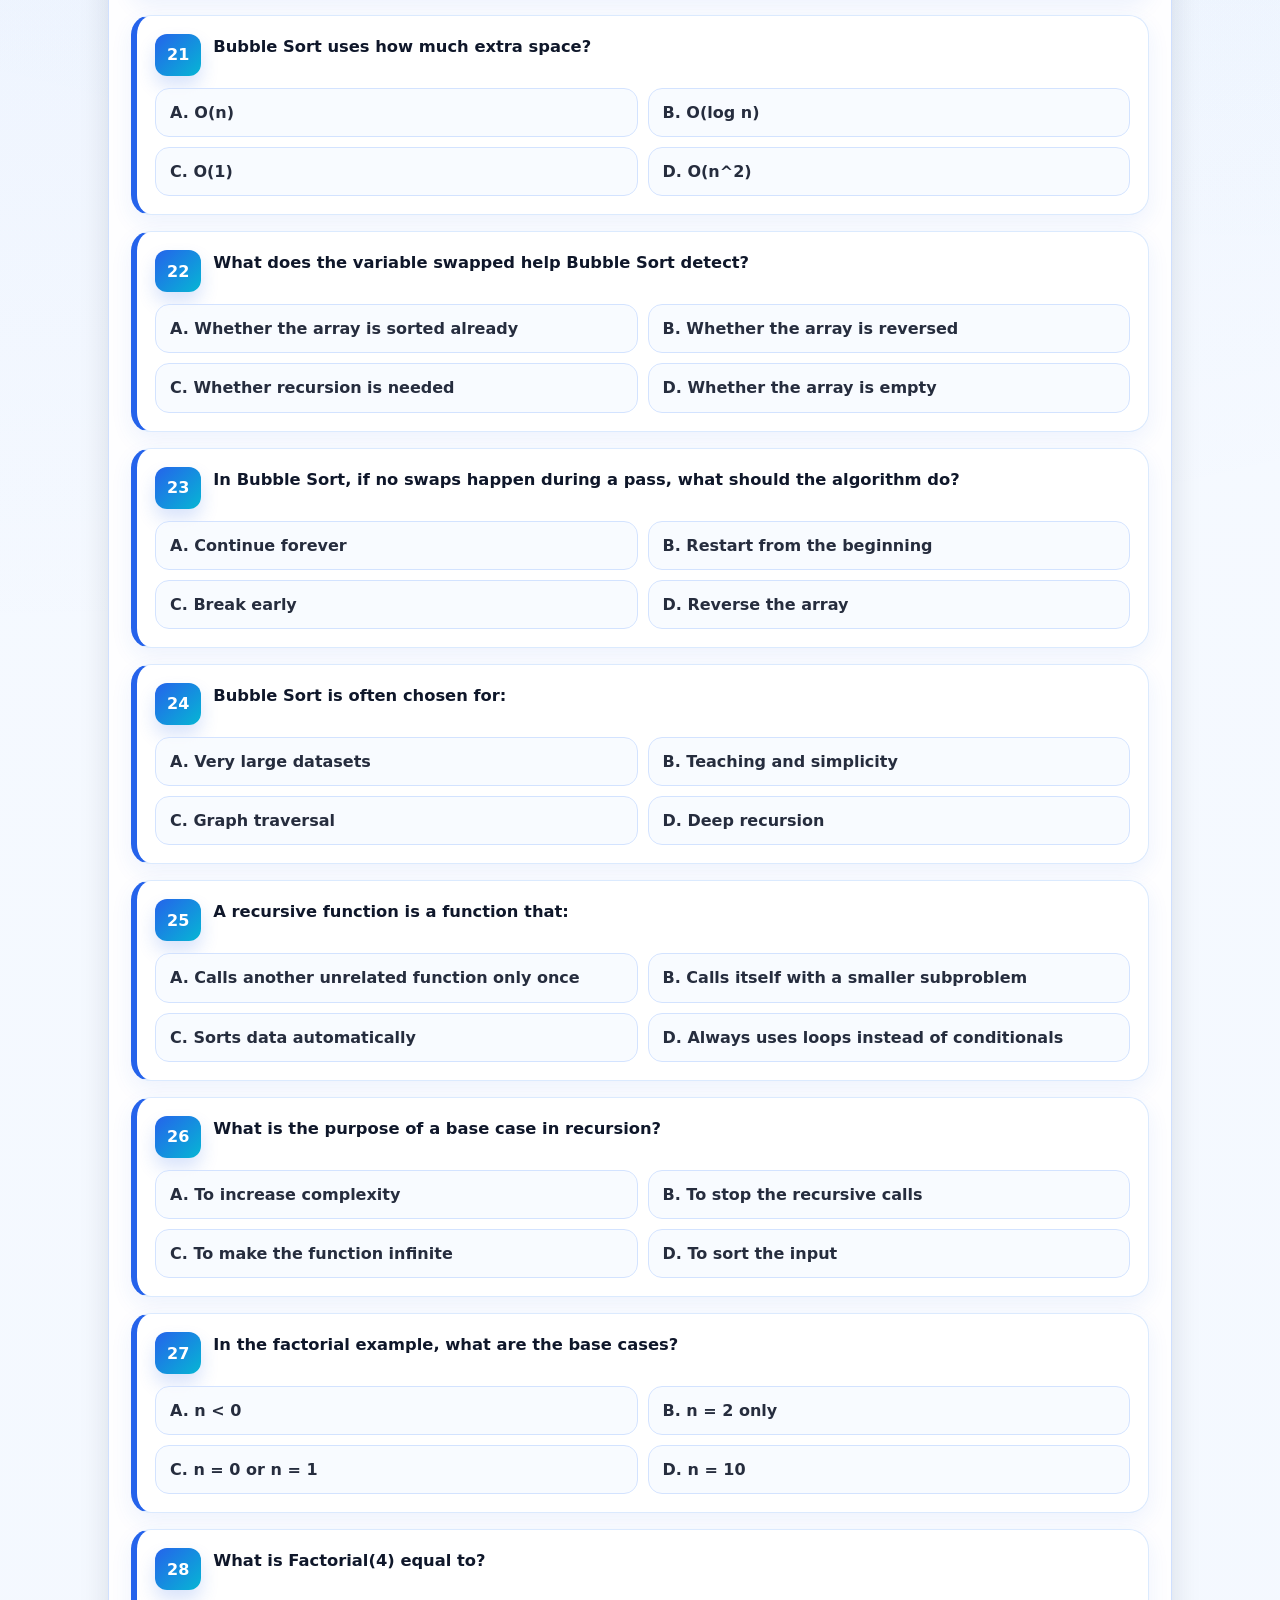
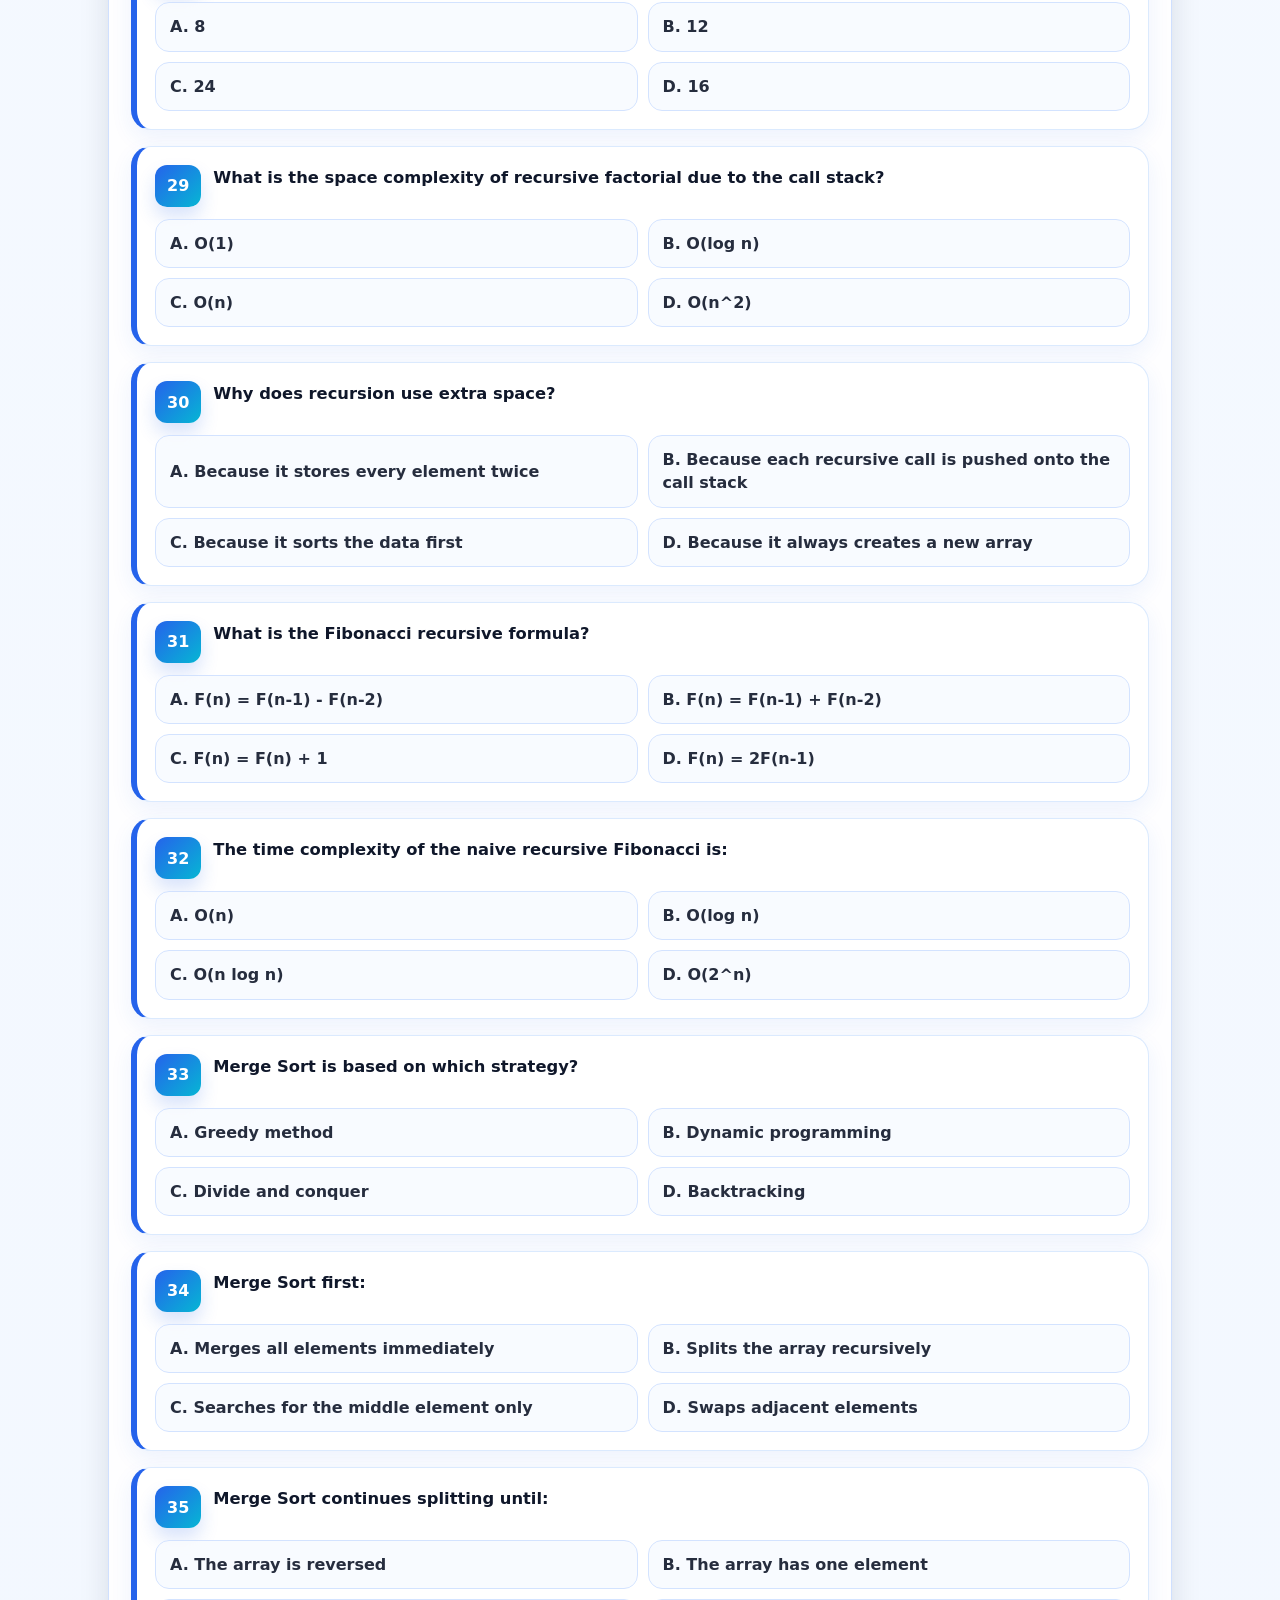
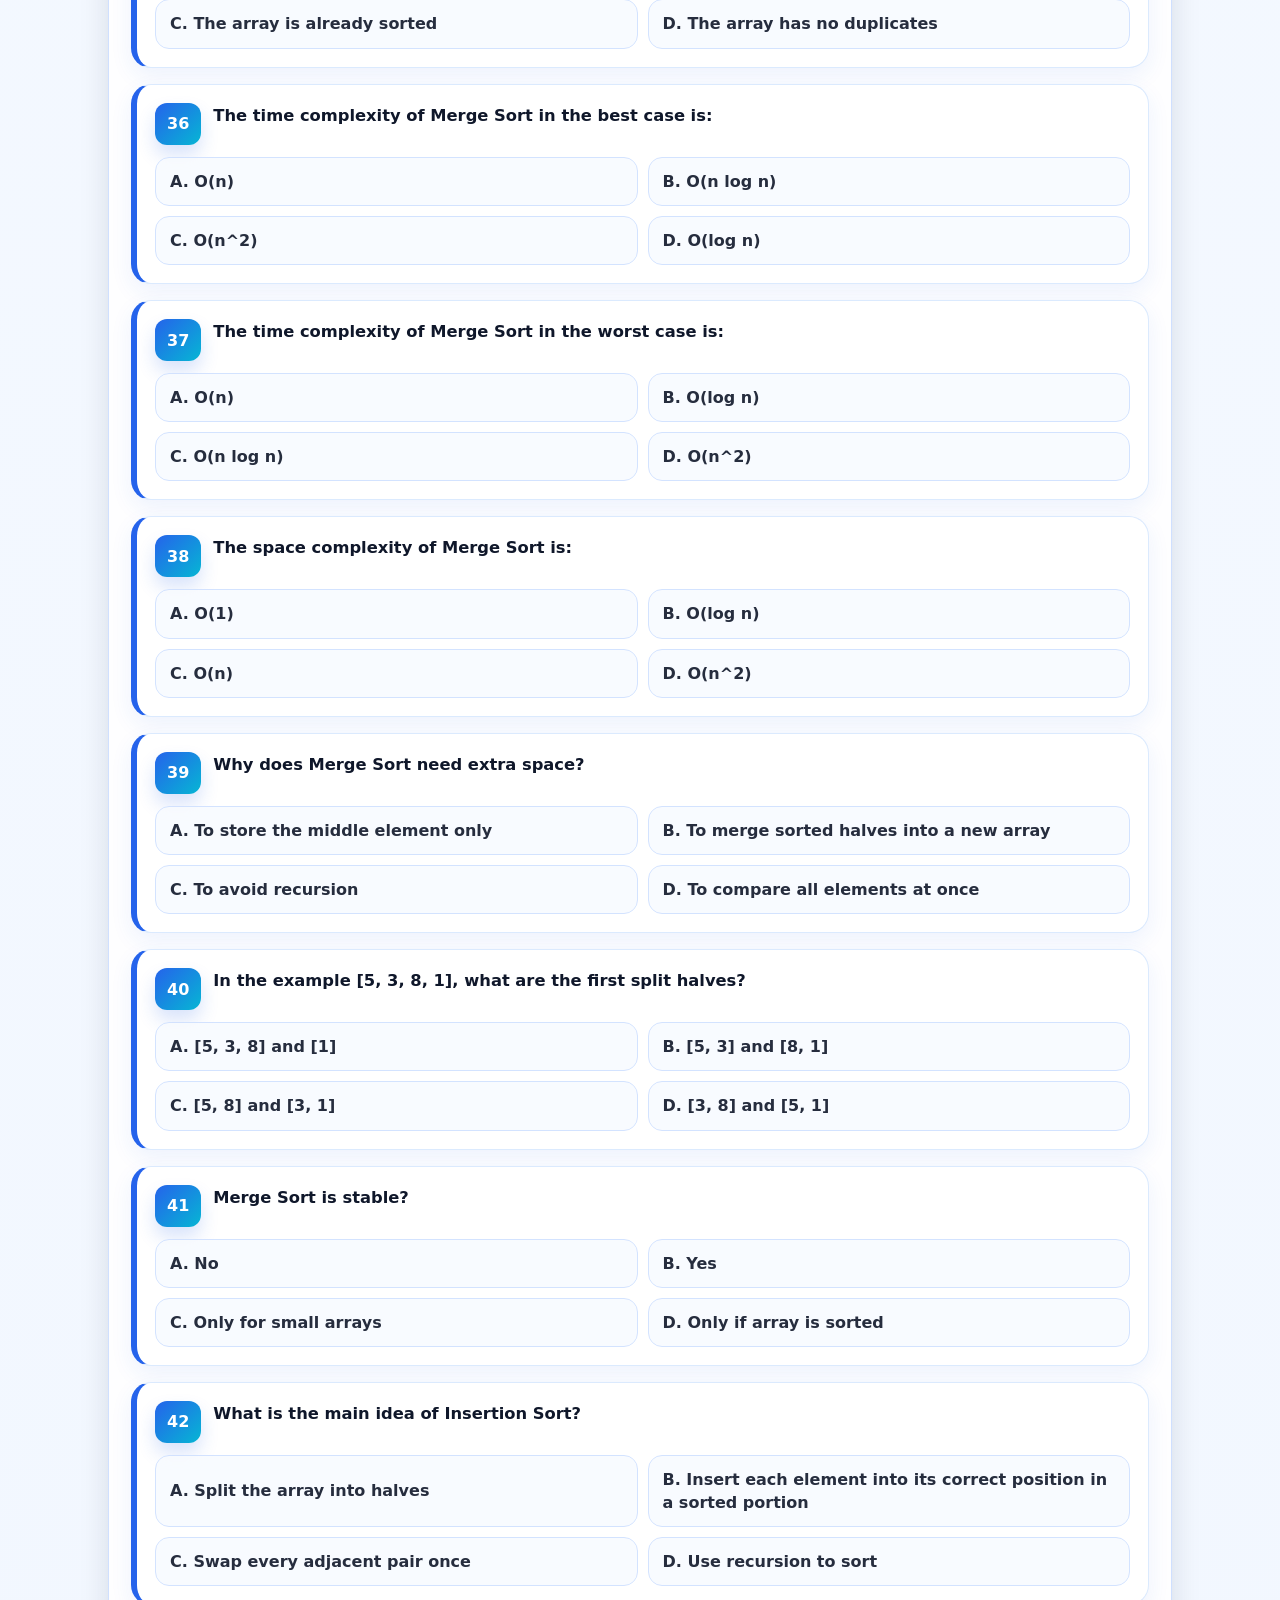
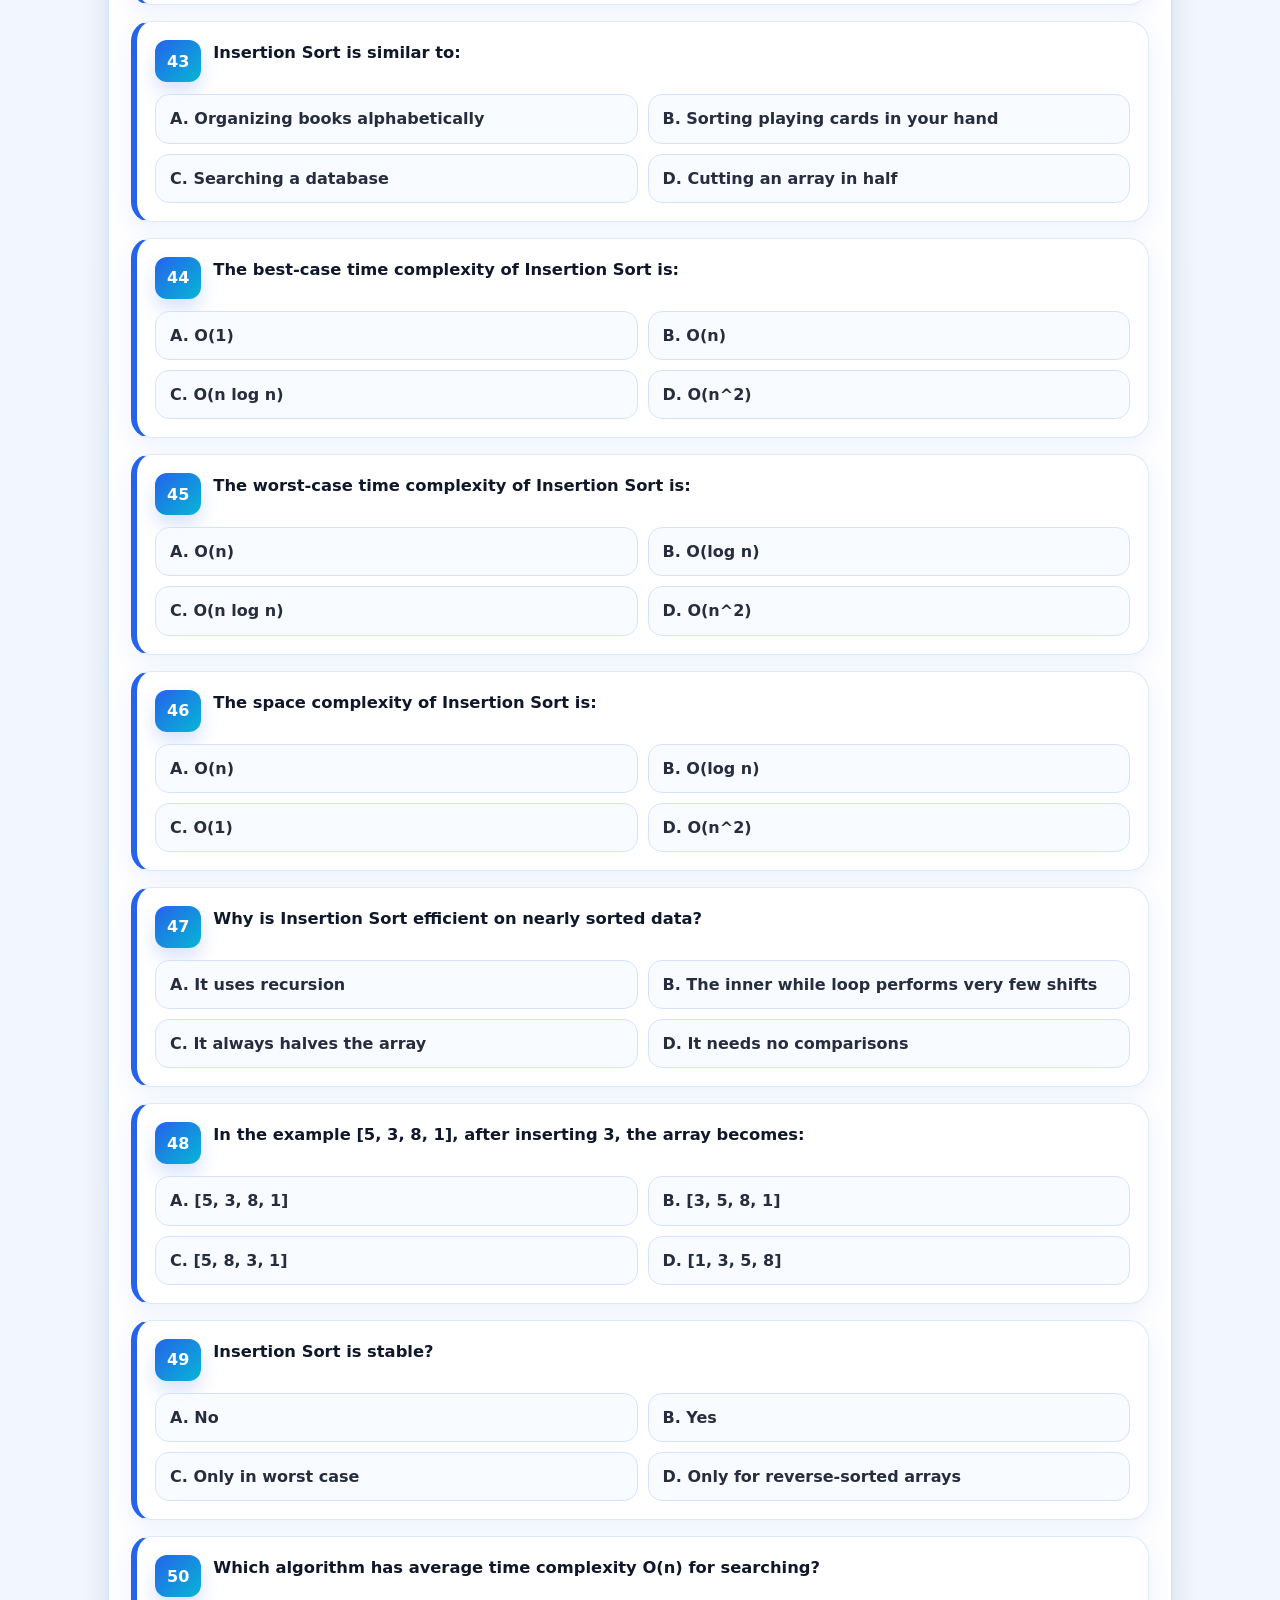
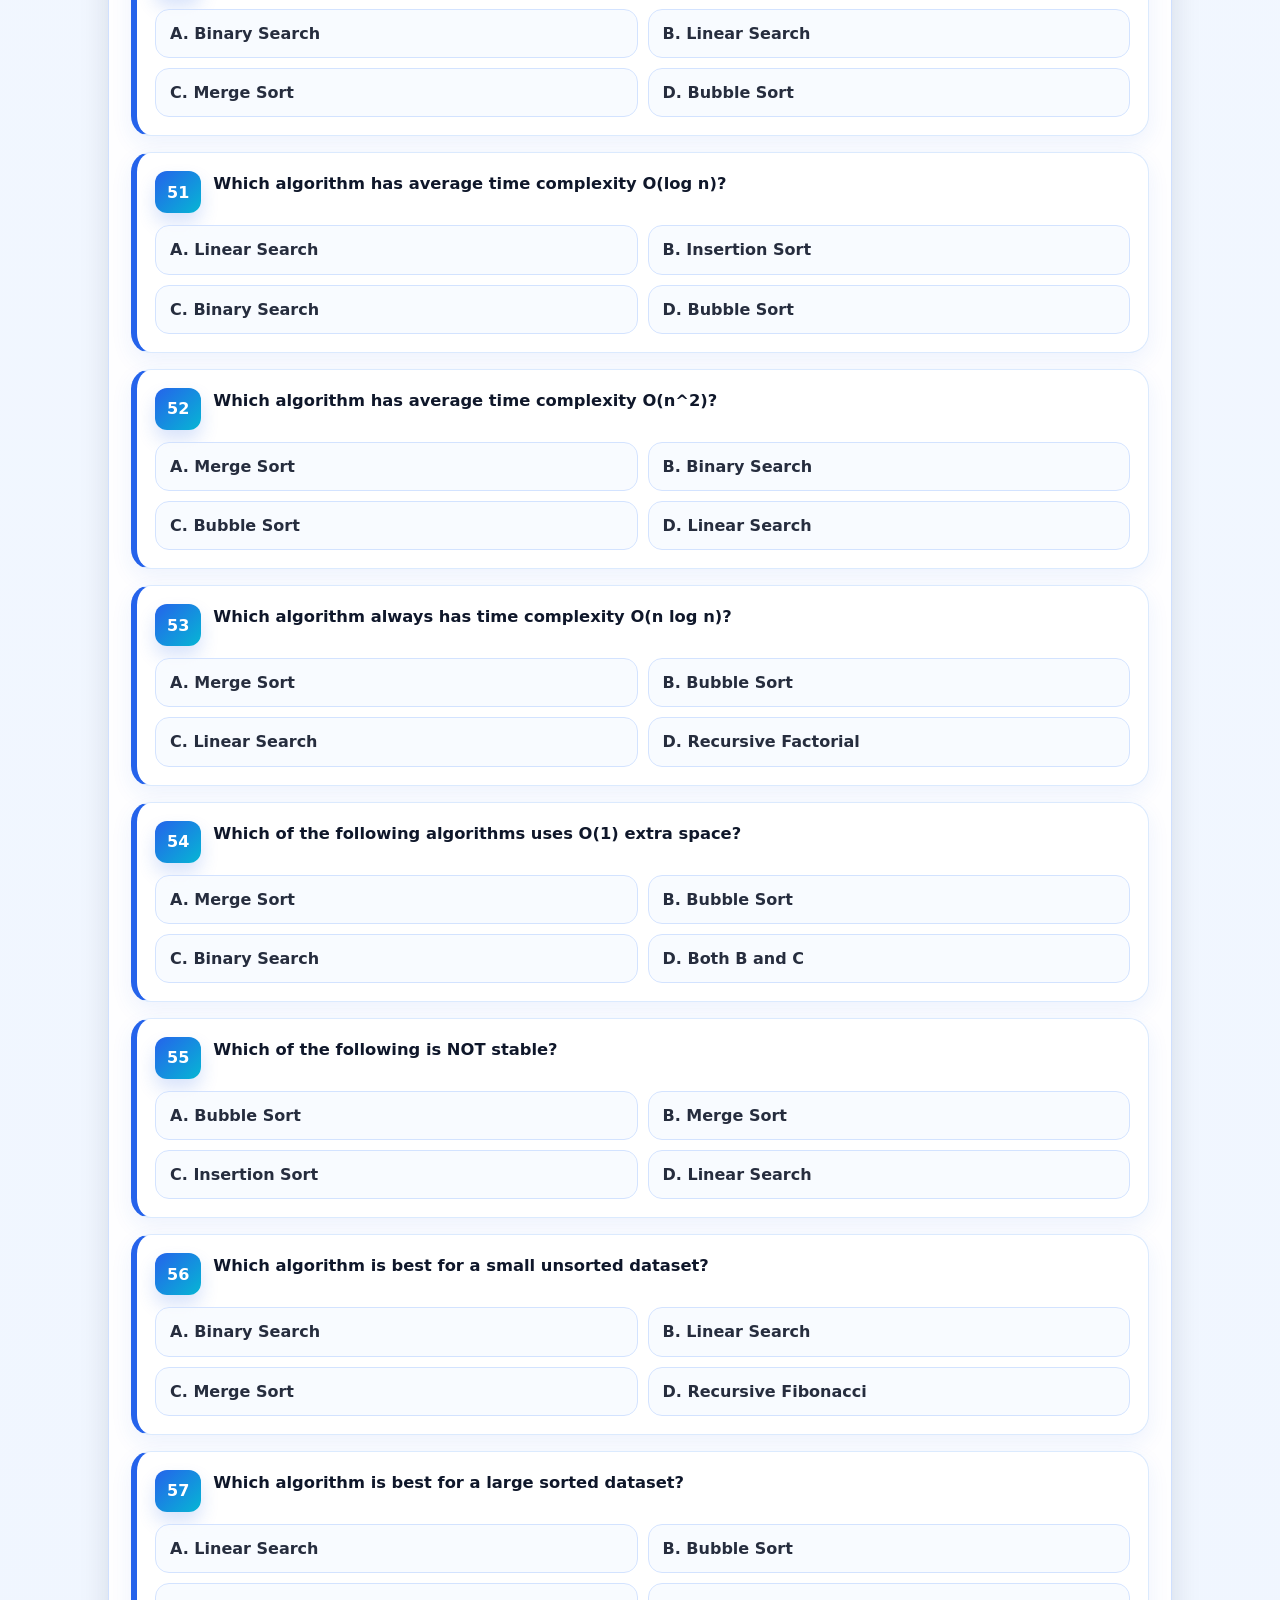
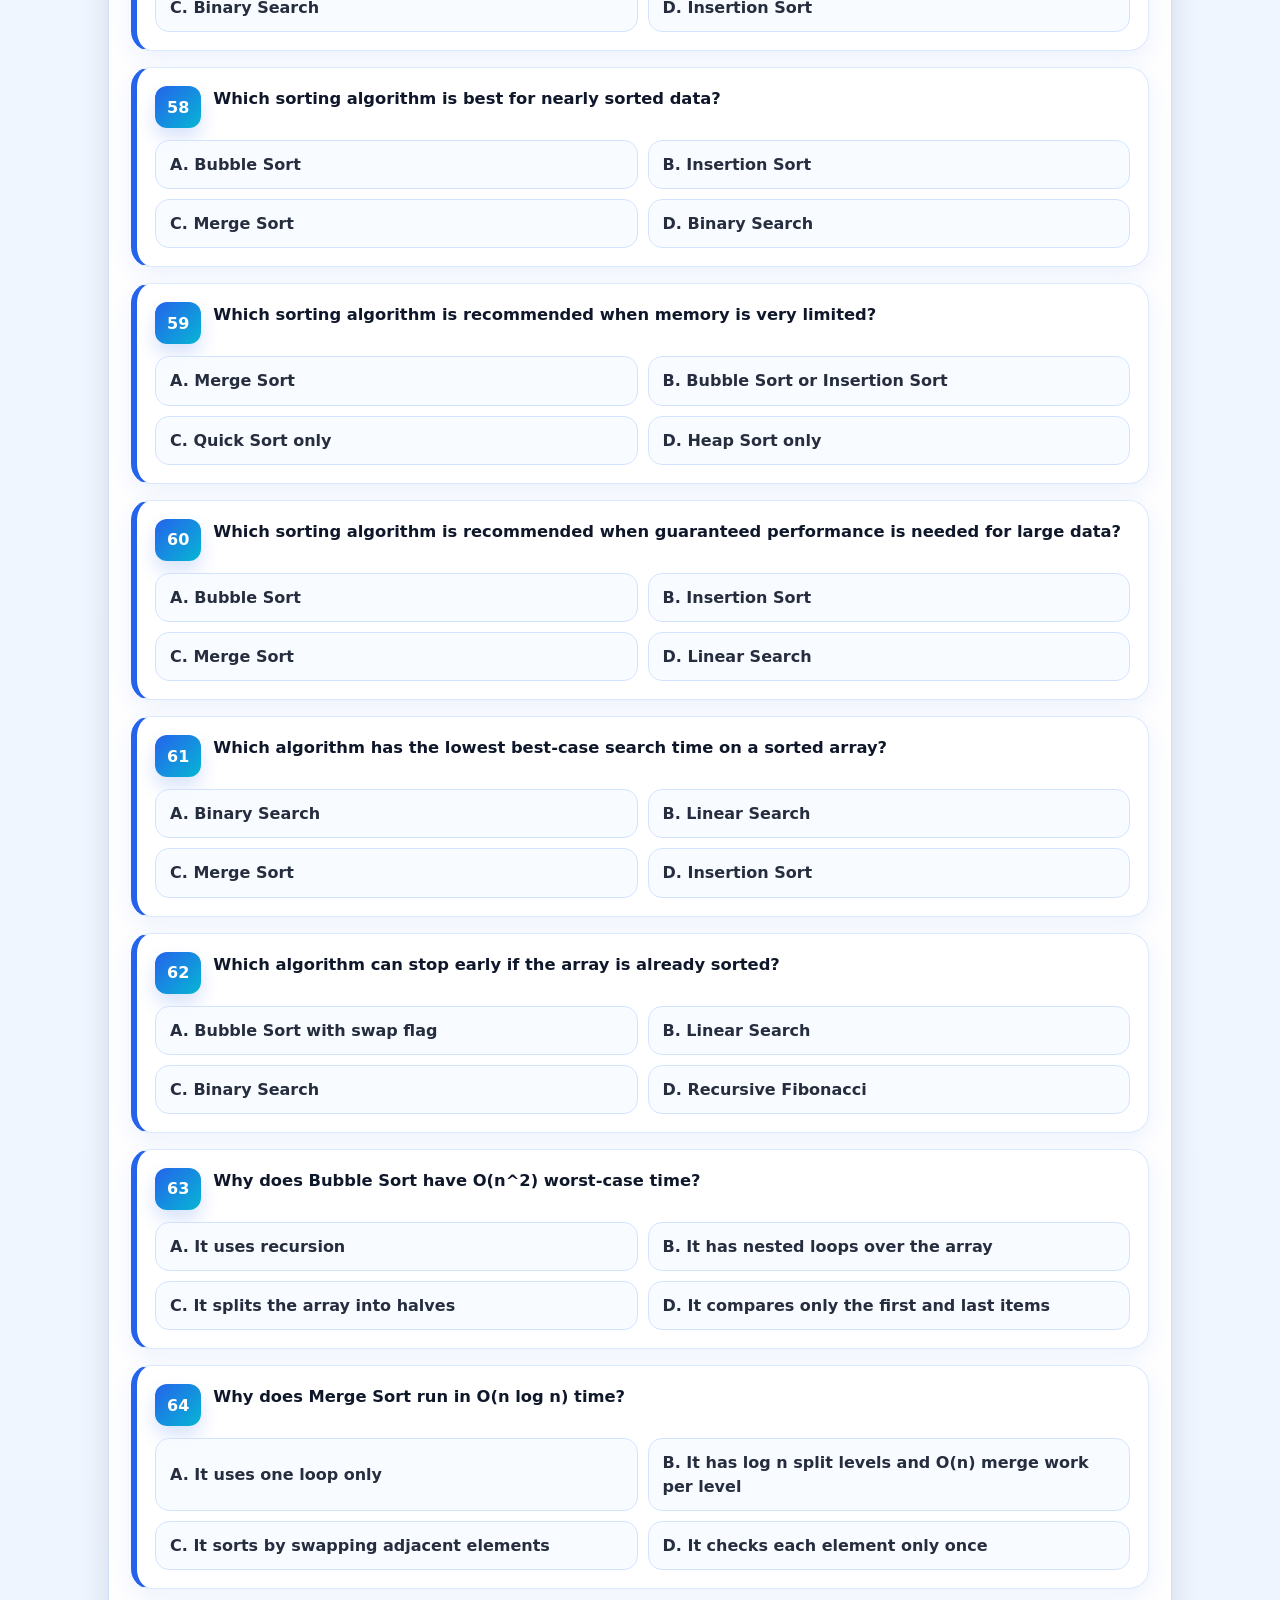
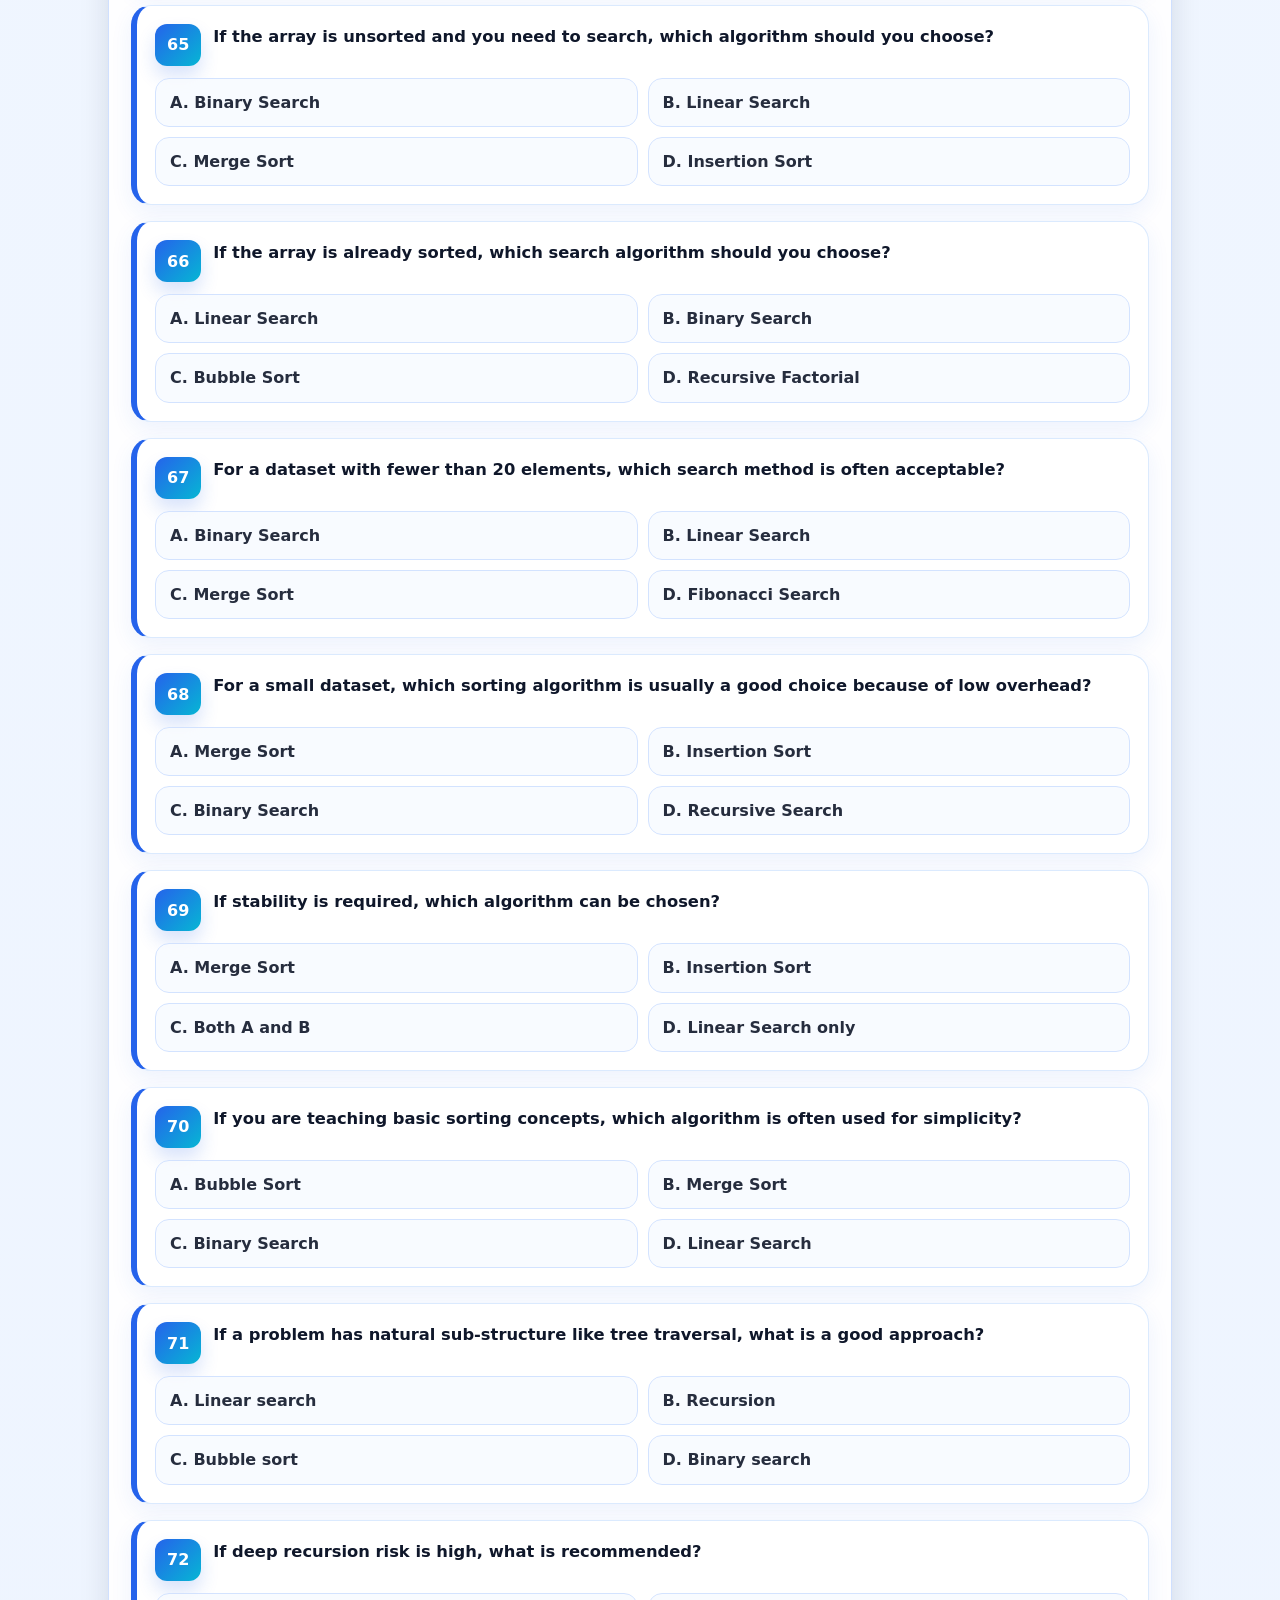
<file: search_sort.html>
<!DOCTYPE html>
<html lang="en">
<head>
  <meta charset="UTF-8" />
  <meta name="viewport" content="width=device-width, initial-scale=1.0" />
  <title>NPA Quiz Review - MCQ</title>
  <style>
    :root{
      --bg1:#0f172a;
      --bg2:#111827;
      --bg3:#1e293b;
      --card:#ffffff;
      --text:#0f172a;
      --muted:#64748b;
      --primary:#2563eb;
      --primary-2:#1d4ed8;
      --success:#16a34a;
      --danger:#dc2626;
      --warning:#f59e0b;
      --border:#dbeafe;
      --soft:#eff6ff;
      --shadow:0 12px 30px rgba(15, 23, 42, 0.12);
      --shadow-2:0 8px 18px rgba(37, 99, 235, 0.12);
      --radius:18px;
      --radius-sm:12px;
      --topbar-h:78px;
      --maxw:1100px;
    }

    *{box-sizing:border-box}
    html{scroll-behavior:smooth}
    body{
      margin:0;
      font-family: Inter, system-ui, -apple-system, BlinkMacSystemFont, "Segoe UI", Roboto, Arial, sans-serif;
      background:
        radial-gradient(circle at top left, rgba(37,99,235,.25), transparent 30%),
        radial-gradient(circle at top right, rgba(14,165,233,.18), transparent 28%),
        linear-gradient(180deg, #f8fbff 0%, #edf4ff 100%);
      color:var(--text);
    }

    a{text-decoration:none; color:inherit}
    button{
      font:inherit;
      border:none;
      cursor:pointer;
    }

    .topbar{
      position:fixed;
      top:0;
      left:0;
      right:0;
      z-index:1000;
      backdrop-filter: blur(10px);
      background: rgba(255,255,255,0.88);
      border-bottom:1px solid rgba(37,99,235,0.15);
      box-shadow:0 8px 24px rgba(15,23,42,.06);
    }

    .topbar-inner{
      max-width:var(--maxw);
      margin:0 auto;
      padding:14px 18px 12px;
      min-height:var(--topbar-h);
      display:grid;
      grid-template-columns:auto 1fr auto;
      gap:14px;
      align-items:center;
    }

    .topbar-left, .topbar-right{
      display:flex;
      align-items:center;
      gap:10px;
      flex-wrap:wrap;
    }

    .brand-pill{
      display:inline-flex;
      align-items:center;
      gap:8px;
      padding:10px 14px;
      border-radius:999px;
      background:linear-gradient(135deg, #eff6ff, #dbeafe);
      color:var(--primary-2);
      border:1px solid #bfdbfe;
      font-weight:700;
      box-shadow:var(--shadow-2);
    }

    .score-box, .answered-box{
      padding:10px 14px;
      border-radius:999px;
      background:#fff;
      border:1px solid #dbeafe;
      box-shadow:0 6px 14px rgba(37,99,235,.08);
      font-weight:700;
      color:#0f172a;
    }

    .progress-wrap{
      display:flex;
      flex-direction:column;
      gap:8px;
      min-width:0;
    }

    .progress-meta{
      display:flex;
      justify-content:space-between;
      gap:12px;
      align-items:center;
      font-size:14px;
      color:var(--muted);
      font-weight:600;
    }

    .progress-bar{
      width:100%;
      height:12px;
      background:#dbeafe;
      border-radius:999px;
      overflow:hidden;
      border:1px solid #bfdbfe;
    }

    .progress-fill{
      height:100%;
      width:0%;
      background:linear-gradient(90deg, #2563eb, #06b6d4);
      border-radius:999px;
      transition:width .3s ease;
    }

    .container{
      max-width:var(--maxw);
      margin:0 auto;
      padding:calc(var(--topbar-h) + 30px) 18px 60px;
    }

    .hero{
      text-align:center;
      padding:30px 16px 10px;
      margin-bottom:18px;
    }

    .hero h1{
      margin:0;
      font-size:clamp(2rem, 4vw, 3.4rem);
      line-height:1.08;
      color:#0f172a;
      letter-spacing:-0.03em;
    }

    .hero p{
      max-width:820px;
      margin:14px auto 0;
      color:#475569;
      font-size:1.05rem;
      line-height:1.7;
    }

    .hero-note{
      margin-top:18px;
      display:inline-flex;
      gap:10px;
      align-items:center;
      justify-content:center;
      flex-wrap:wrap;
      padding:10px 16px;
      border-radius:999px;
      background:rgba(255,255,255,.85);
      border:1px solid #dbeafe;
      box-shadow:var(--shadow);
      color:#1e3a8a;
      font-weight:700;
    }

    .main-card{
      background:rgba(255,255,255,.92);
      border:1px solid #cfe0ff;
      border-radius:24px;
      box-shadow:var(--shadow);
      overflow:hidden;
    }

    .quiz-area{
      padding:22px;
    }

    .section-title{
      margin:0 0 14px;
      font-size:1.3rem;
      color:#0f172a;
      letter-spacing:-0.02em;
    }

    .questions{
      display:flex;
      flex-direction:column;
      gap:16px;
    }

    .question-card{
      background:var(--card);
      border:1px solid var(--border);
      border-left:6px solid var(--primary);
      border-radius:20px;
      box-shadow:0 8px 22px rgba(37,99,235,.08);
      padding:18px;
      transition:transform .15s ease, box-shadow .15s ease;
    }

    .question-card:hover{
      transform:translateY(-1px);
      box-shadow:0 10px 26px rgba(37,99,235,.12);
    }

    .q-head{
      display:flex;
      justify-content:space-between;
      gap:12px;
      align-items:flex-start;
      margin-bottom:12px;
    }

    .q-num{
      display:inline-flex;
      align-items:center;
      justify-content:center;
      min-width:42px;
      height:42px;
      padding:0 12px;
      border-radius:12px;
      background:linear-gradient(135deg, #2563eb, #06b6d4);
      color:#fff;
      font-weight:800;
      box-shadow:0 10px 18px rgba(37,99,235,.18);
      flex-shrink:0;
    }

    .q-text{
      flex:1;
      margin:0;
      font-size:1.02rem;
      line-height:1.6;
      color:#0f172a;
      font-weight:700;
    }

    .options{
      display:grid;
      grid-template-columns:repeat(2, minmax(0,1fr));
      gap:10px;
    }

    .option{
      border:1px solid #cfe0ff;
      background:#f8fbff;
      color:#0f172a;
      padding:12px 14px;
      border-radius:14px;
      text-align:left;
      transition:all .15s ease;
      line-height:1.45;
      font-weight:600;
    }

    .option:hover:not(:disabled){
      transform:translateY(-1px);
      border-color:#93c5fd;
      background:#eef6ff;
    }

    .option:disabled{
      cursor:not-allowed;
      opacity:1;
    }

    .option.correct{
      background:rgba(22,163,74,.12);
      border-color:rgba(22,163,74,.35);
      color:#14532d;
    }

    .option.wrong{
      background:rgba(220,38,38,.10);
      border-color:rgba(220,38,38,.35);
      color:#7f1d1d;
    }

    .option.neutral{
      opacity:.9;
    }

    .feedback{
      margin-top:12px;
      padding:12px 14px;
      border-radius:14px;
      background:#f8fbff;
      border:1px solid #dbeafe;
      color:#334155;
      line-height:1.6;
      display:none;
    }

    .feedback.show{
      display:block;
    }

    .feedback strong{
      color:#0f172a;
    }

    .feedback.correct{
      background:rgba(22,163,74,.08);
      border-color:rgba(22,163,74,.22);
    }

    .feedback.wrong{
      background:rgba(220,38,38,.08);
      border-color:rgba(220,38,38,.22);
    }

    .actions{
      display:flex;
      justify-content:center;
      gap:12px;
      flex-wrap:wrap;
      padding:22px;
      border-top:1px solid #e2e8f0;
      background:linear-gradient(180deg, rgba(239,246,255,.5), rgba(255,255,255,.9));
      position:relative;
    }

    .btn{
      display:inline-flex;
      align-items:center;
      justify-content:center;
      gap:10px;
      padding:13px 18px;
      border-radius:14px;
      font-weight:800;
      transition:all .15s ease;
      box-shadow:0 8px 16px rgba(37,99,235,.12);
      white-space:nowrap;
    }

    .btn-primary{
      background:linear-gradient(135deg, var(--primary), #0ea5e9);
      color:#fff;
    }

    .btn-primary:hover{
      transform:translateY(-1px);
      box-shadow:0 12px 20px rgba(37,99,235,.18);
    }

    .btn-secondary{
      background:#fff;
      color:var(--primary-2);
      border:1px solid #bfdbfe;
    }

    .btn-secondary:hover{
      background:#eff6ff;
      transform:translateY(-1px);
    }

    .sticky-submit{
      position:fixed;
      right:18px;
      bottom:18px;
      z-index:1100;
      box-shadow:0 14px 30px rgba(37,99,235,.22);
    }

    .recap{
      margin-top:22px;
      background:rgba(255,255,255,.95);
      border:1px solid #cfe0ff;
      border-radius:24px;
      box-shadow:var(--shadow);
      overflow:hidden;
    }

    .recap-inner{
      padding:22px;
    }

    .summary-grid{
      display:grid;
      grid-template-columns:repeat(4, minmax(0,1fr));
      gap:12px;
      margin-bottom:18px;
    }

    .summary-box{
      background:linear-gradient(180deg, #ffffff, #f8fbff);
      border:1px solid #dbeafe;
      border-radius:18px;
      padding:14px;
      box-shadow:0 8px 18px rgba(37,99,235,.08);
    }

    .summary-box .label{
      font-size:.88rem;
      color:var(--muted);
      margin-bottom:6px;
      font-weight:700;
    }

    .summary-box .value{
      font-size:1.3rem;
      font-weight:900;
      color:#0f172a;
    }

    .recap-list{
      display:flex;
      flex-direction:column;
      gap:14px;
    }

    .recap-item{
      border-radius:18px;
      border:1px solid #dbeafe;
      background:#fff;
      padding:16px;
    }

    .recap-item.wrong{
      border-left:6px solid var(--danger);
      background:linear-gradient(180deg, #fff, #fff7f7);
    }

    .recap-item.skipped{
      border-left:6px solid var(--warning);
      background:linear-gradient(180deg, #fff, #fffaf0);
    }

    .recap-item.correct{
      border-left:6px solid var(--success);
      background:linear-gradient(180deg, #fff, #f7fff9);
    }

    .recap-q{
      font-weight:800;
      margin:0 0 8px;
      color:#0f172a;
      line-height:1.5;
    }

    .recap-meta{
      display:flex;
      gap:10px;
      flex-wrap:wrap;
      margin-bottom:8px;
      font-size:.95rem;
      color:#334155;
      font-weight:600;
    }

    .tag{
      display:inline-flex;
      align-items:center;
      gap:6px;
      padding:6px 10px;
      border-radius:999px;
      font-size:.85rem;
      font-weight:800;
    }

    .tag.correct{background:rgba(22,163,74,.12); color:#166534}
    .tag.wrong{background:rgba(220,38,38,.12); color:#991b1b}
    .tag.skipped{background:rgba(245,158,11,.15); color:#92400e}

    .recap-exp{
      margin:0;
      color:#475569;
      line-height:1.65;
    }

    .footer{
      text-align:center;
      color:#64748b;
      padding:24px 12px 6px;
      font-size:.95rem;
    }

    .hidden{display:none !important}

    @media (max-width: 900px){
      .summary-grid{grid-template-columns:repeat(2, minmax(0,1fr))}
      .topbar-inner{
        grid-template-columns:1fr;
        gap:10px;
      }
      .topbar-left, .topbar-right{
        justify-content:space-between;
      }
    }

    @media (max-width: 720px){
      .options{grid-template-columns:1fr}
      .q-head{flex-direction:column}
      .summary-grid{grid-template-columns:1fr}
      .actions{padding:18px}
      .quiz-area, .recap-inner{padding:16px}
      .sticky-submit{
        left:18px;
        right:18px;
        bottom:14px;
      }
      .sticky-submit .btn{
        width:100%;
      }
      .container{
        padding-left:12px;
        padding-right:12px;
      }
    }
  </style>
</head>
<body>
  <header class="topbar">
  <div class="topbar-left">
       

      </div>
    <div class="topbar-inner">
 <a class="brand-pill" href="algorithms.html" title="Algorithms Table">Algorithms Table</a>      
<div class="topbar-left">
        <a class="brand-pill" href="index.html" title="Back to index">Quiz</a>
        <div class="score-box" id="scoreBox">Score: 0 / 80</div>
      </div>
 

      <div class="progress-wrap">
        <div class="progress-meta">
          <span id="answeredText">Answered: 0 / 80</span>
          <span id="statusText">Keep going</span>
        </div>
        <div class="progress-bar" aria-label="Quiz progress">
          <div class="progress-fill" id="progressFill"></div>
        </div>
      </div>

      <div class="topbar-right">
        <div class="answered-box" id="answeredBox">0 answered</div>
      </div>
    </div>
  </header>

  <main class="container">
    <section class="hero">
      <h1>Algorithms Review Quiz</h1>
      <p>
        Practice 80 English MCQ questions covering Linear Search, Binary Search, Bubble Sort, Recursive Functions, Merge Sort, Insertion Sort, complexity comparison, algorithm selection, and core concepts.
      </p>
      <div class="hero-note">Instant feedback enabled • Submit anytime • Detailed recap included</div>
    </section>

    <section class="main-card" aria-labelledby="quizTitle">
      <div class="quiz-area">
        <h2 class="section-title" id="quizTitle">MCQ Questions</h2>
        <div id="quizContainer" class="questions"></div>
      </div>

      <div class="actions">
        <button class="btn btn-primary" id="submitBtn">Submit &amp; See Results</button>
        <a class="btn btn-secondary" href="index.html">Back to index</a>
      </div>
    </section>

    <section class="recap hidden" id="recapSection">
      <div class="recap-inner">
        <h2 class="section-title">Recap Results</h2>
        <div class="summary-grid">
          <div class="summary-box">
            <div class="label">Final Score</div>
            <div class="value" id="finalScore">0 / 80</div>
          </div>
          <div class="summary-box">
            <div class="label">Correct</div>
            <div class="value" id="correctCount">0</div>
          </div>
          <div class="summary-box">
            <div class="label">Wrong</div>
            <div class="value" id="wrongCount">0</div>
          </div>
          <div class="summary-box">
            <div class="label">Skipped</div>
            <div class="value" id="skippedCount">0</div>
          </div>
        </div>
        <div id="recapList" class="recap-list"></div>
      </div>
    </section>

    <div class="footer">NPA MCQ Review • Built for quick practice and self-checking</div>
  </main>

  <div class="sticky-submit">
    <button class="btn btn-primary" id="stickySubmitBtn">Submit</button>
  </div>

  <script>
    const questions = [
      { q: 'What is the main idea of Linear Search?', opts: ['It sorts the array first', 'It checks elements one by one until the target is found', 'It splits the array in half each step', 'It uses recursion'], ans: 1, exp: 'Linear Search checks each element sequentially until the target is found or the list ends.' },
      { q: 'Linear Search requires the array to be:', opts: ['Sorted', 'Reversed', 'Unsorted', 'Balanced'], ans: 2, exp: 'Linear Search works on unsorted arrays, so sorting is not required.' },
      { q: 'What is the best-case time complexity of Linear Search?', opts: ['O(1)', 'O(log n)', 'O(n)', 'O(n^2)'], ans: 0, exp: 'If the target is found at the first position, Linear Search takes constant time.' },
      { q: 'What is the worst-case time complexity of Linear Search?', opts: ['O(1)', 'O(log n)', 'O(n)', 'O(n^2)'], ans: 2, exp: 'In the worst case, Linear Search checks every element, so the time is O(n).' },
      { q: 'What is the space complexity of Linear Search?', opts: ['O(n)', 'O(log n)', 'O(1)', 'O(n^2)'], ans: 2, exp: 'Linear Search uses only a few variables, so it needs constant extra space.' },
      { q: 'If the target is not found in Linear Search, what is returned?', opts: ['0', '-1', 'null', 'false'], ans: 1, exp: 'A common convention is to return -1 to indicate the target was not found.' },
      { q: 'In the example [5, 3, 8, 1, 9] searching for 8, what index is returned?', opts: ['1', '2', '3', '4'], ans: 1, exp: 'The value 8 is at index 2 if indexing starts from 0.' },
      { q: 'Why is Linear Search simple to use?', opts: ['It always halves the array', 'It does not need extra memory or sorting', 'It requires recursion', 'It works only on sorted arrays'], ans: 1, exp: 'Its logic is straightforward and does not require preprocessing.' },
      { q: 'Binary Search works best on a:', opts: ['Random array', 'Sorted array', 'Linked list', 'Graph'], ans: 1, exp: 'Binary Search requires a sorted array to correctly eliminate half the search space each step.' },
      { q: 'What does Binary Search do at each step?', opts: ['Removes the last element', 'Swaps adjacent elements', 'Halves the search space', 'Sorts the array again'], ans: 2, exp: 'Binary Search compares with the middle element and discards half of the remaining range.' },
      { q: 'The best-case time complexity of Binary Search is:', opts: ['O(1)', 'O(n)', 'O(log n)', 'O(n^2)'], ans: 0, exp: 'If the target is exactly at the middle on the first check, Binary Search finishes in constant time.' },
      { q: 'The worst-case time complexity of Binary Search is:', opts: ['O(1)', 'O(log n)', 'O(n)', 'O(n^2)'], ans: 1, exp: 'Binary Search repeatedly halves the search space, which gives O(log n) time in the worst case.' },
      { q: 'The space complexity of Binary Search is:', opts: ['O(n)', 'O(log n)', 'O(1)', 'O(n^2)'], ans: 2, exp: 'The iterative form of Binary Search uses constant extra space.' },
      { q: 'In Binary Search, the middle index is usually calculated using:', opts: ['mid = low + high', 'mid = (low + high) / 2', 'mid = high - low', 'mid = low × high'], ans: 1, exp: 'The middle index is commonly computed as the average of low and high.' },
      { q: 'In the example [1, 3, 5, 7, 9, 11] searching for 7, what is the final returned index?', opts: ['2', '3', '4', '5'], ans: 1, exp: 'The value 7 is at index 3 using zero-based indexing.' },
      { q: 'Why is Binary Search faster than Linear Search for large sorted arrays?', opts: ['It scans every element', 'It uses recursion only', 'It eliminates half the array each step', 'It needs less storage for data values'], ans: 2, exp: 'By discarding half the array on each comparison, Binary Search reduces the number of steps dramatically.' },
      { q: 'What is the basic idea of Bubble Sort?', opts: ['It moves the smallest element to the front in one step', 'It compares adjacent elements and swaps them if needed', 'It divides the array into halves', 'It uses recursion to sort'], ans: 1, exp: 'Bubble Sort works by repeatedly comparing neighboring elements and swapping out-of-order pairs.' },
      { q: 'Bubble Sort is named because:', opts: ['It sorts bubbles in water', 'Larger elements “bubble up” to the end', 'It uses bubble-shaped memory', 'It repeatedly halves the array'], ans: 1, exp: 'As passes continue, larger values move toward the end of the array.' },
      { q: 'The best-case time complexity of Bubble Sort with swap optimization is:', opts: ['O(1)', 'O(n)', 'O(n log n)', 'O(n^2)'], ans: 1, exp: 'With an early-exit flag, Bubble Sort can finish in linear time when the array is already sorted.' },
      { q: 'The worst-case time complexity of Bubble Sort is:', opts: ['O(n)', 'O(log n)', 'O(n log n)', 'O(n^2)'], ans: 3, exp: 'Bubble Sort uses nested passes, leading to quadratic time in the worst case.' },
      { q: 'Bubble Sort uses how much extra space?', opts: ['O(n)', 'O(log n)', 'O(1)', 'O(n^2)'], ans: 2, exp: 'Bubble Sort is in-place and only uses a small number of temporary variables.' },
      { q: 'What does the variable swapped help Bubble Sort detect?', opts: ['Whether the array is sorted already', 'Whether the array is reversed', 'Whether recursion is needed', 'Whether the array is empty'], ans: 0, exp: 'If no swap occurs in a pass, the array is already sorted.' },
      { q: 'In Bubble Sort, if no swaps happen during a pass, what should the algorithm do?', opts: ['Continue forever', 'Restart from the beginning', 'Break early', 'Reverse the array'], ans: 2, exp: 'No swaps mean the array is sorted, so the algorithm can stop early.' },
      { q: 'Bubble Sort is often chosen for:', opts: ['Very large datasets', 'Teaching and simplicity', 'Graph traversal', 'Deep recursion'], ans: 1, exp: 'Bubble Sort is easy to understand, which makes it useful for teaching basic sorting concepts.' },
      { q: 'A recursive function is a function that:', opts: ['Calls another unrelated function only once', 'Calls itself with a smaller subproblem', 'Sorts data automatically', 'Always uses loops instead of conditionals'], ans: 1, exp: 'Recursion means a function solves a problem by calling itself on a smaller version of the same problem.' },
      { q: 'What is the purpose of a base case in recursion?', opts: ['To increase complexity', 'To stop the recursive calls', 'To make the function infinite', 'To sort the input'], ans: 1, exp: 'The base case prevents infinite recursion by telling the function when to stop.' },
      { q: 'In the factorial example, what are the base cases?', opts: ['n < 0', 'n = 2 only', 'n = 0 or n = 1', 'n = 10'], ans: 2, exp: 'Factorial is usually defined with base cases 0! = 1 and 1! = 1.' },
      { q: 'What is Factorial(4) equal to?', opts: ['8', '12', '24', '16'], ans: 2, exp: 'Factorial(4) = 4 × 3 × 2 × 1 = 24.' },
      { q: 'What is the space complexity of recursive factorial due to the call stack?', opts: ['O(1)', 'O(log n)', 'O(n)', 'O(n^2)'], ans: 2, exp: 'Each recursive call uses stack space, so the depth is proportional to n.' },
      { q: 'Why does recursion use extra space?', opts: ['Because it stores every element twice', 'Because each recursive call is pushed onto the call stack', 'Because it sorts the data first', 'Because it always creates a new array'], ans: 1, exp: 'Every recursive call needs stack memory until it returns.' },
      { q: 'What is the Fibonacci recursive formula?', opts: ['F(n) = F(n-1) - F(n-2)', 'F(n) = F(n-1) + F(n-2)', 'F(n) = F(n) + 1', 'F(n) = 2F(n-1)'], ans: 1, exp: 'The Fibonacci sequence is defined by the sum of the two previous terms.' },
      { q: 'The time complexity of the naive recursive Fibonacci is:', opts: ['O(n)', 'O(log n)', 'O(n log n)', 'O(2^n)'], ans: 3, exp: 'The naive recursive version repeats many subproblems, causing exponential time.' },
      { q: 'Merge Sort is based on which strategy?', opts: ['Greedy method', 'Dynamic programming', 'Divide and conquer', 'Backtracking'], ans: 2, exp: 'Merge Sort divides the problem into smaller parts and then combines them.' },
      { q: 'Merge Sort first:', opts: ['Merges all elements immediately', 'Splits the array recursively', 'Searches for the middle element only', 'Swaps adjacent elements'], ans: 1, exp: 'The algorithm starts by recursively splitting the array into halves.' },
      { q: 'Merge Sort continues splitting until:', opts: ['The array is reversed', 'The array has one element', 'The array is already sorted', 'The array has no duplicates'], ans: 1, exp: 'A single-element array is already sorted, so recursion stops there.' },
      { q: 'The time complexity of Merge Sort in the best case is:', opts: ['O(n)', 'O(n log n)', 'O(n^2)', 'O(log n)'], ans: 1, exp: 'Merge Sort does the same divide-and-conquer work regardless of initial order.' },
      { q: 'The time complexity of Merge Sort in the worst case is:', opts: ['O(n)', 'O(log n)', 'O(n log n)', 'O(n^2)'], ans: 2, exp: 'Merge Sort consistently runs in O(n log n) time in the worst case.' },
      { q: 'The space complexity of Merge Sort is:', opts: ['O(1)', 'O(log n)', 'O(n)', 'O(n^2)'], ans: 2, exp: 'Merge Sort needs extra arrays for merging, so it uses linear extra space.' },
      { q: 'Why does Merge Sort need extra space?', opts: ['To store the middle element only', 'To merge sorted halves into a new array', 'To avoid recursion', 'To compare all elements at once'], ans: 1, exp: 'During merging, elements are copied into temporary storage to build the sorted result.' },
      { q: 'In the example [5, 3, 8, 1], what are the first split halves?', opts: ['[5, 3, 8] and [1]', '[5, 3] and [8, 1]', '[5, 8] and [3, 1]', '[3, 8] and [5, 1]'], ans: 1, exp: 'The first split divides the array into two equal halves.' },
      { q: 'Merge Sort is stable?', opts: ['No', 'Yes', 'Only for small arrays', 'Only if array is sorted'], ans: 1, exp: 'Merge Sort preserves the relative order of equal elements when implemented in the stable form.' },
      { q: 'What is the main idea of Insertion Sort?', opts: ['Split the array into halves', 'Insert each element into its correct position in a sorted portion', 'Swap every adjacent pair once', 'Use recursion to sort'], ans: 1, exp: 'Insertion Sort grows a sorted section one element at a time.' },
      { q: 'Insertion Sort is similar to:', opts: ['Organizing books alphabetically', 'Sorting playing cards in your hand', 'Searching a database', 'Cutting an array in half'], ans: 1, exp: 'A common analogy is arranging playing cards as you pick them up one by one.' },
      { q: 'The best-case time complexity of Insertion Sort is:', opts: ['O(1)', 'O(n)', 'O(n log n)', 'O(n^2)'], ans: 1, exp: 'If the array is already nearly sorted, Insertion Sort can run in linear time.' },
      { q: 'The worst-case time complexity of Insertion Sort is:', opts: ['O(n)', 'O(log n)', 'O(n log n)', 'O(n^2)'], ans: 3, exp: 'When the array is reverse sorted, many shifts are needed, producing quadratic time.' },
      { q: 'The space complexity of Insertion Sort is:', opts: ['O(n)', 'O(log n)', 'O(1)', 'O(n^2)'], ans: 2, exp: 'Insertion Sort sorts in place and uses constant extra space.' },
      { q: 'Why is Insertion Sort efficient on nearly sorted data?', opts: ['It uses recursion', 'The inner while loop performs very few shifts', 'It always halves the array', 'It needs no comparisons'], ans: 1, exp: 'When the array is nearly sorted, only a few movements are needed for each inserted element.' },
      { q: 'In the example [5, 3, 8, 1], after inserting 3, the array becomes:', opts: ['[5, 3, 8, 1]', '[3, 5, 8, 1]', '[5, 8, 3, 1]', '[1, 3, 5, 8]'], ans: 1, exp: 'The 3 is inserted before 5, making the first two elements sorted.' },
      { q: 'Insertion Sort is stable?', opts: ['No', 'Yes', 'Only in worst case', 'Only for reverse-sorted arrays'], ans: 1, exp: 'Insertion Sort keeps equal elements in their original relative order when implemented normally.' },
      { q: 'Which algorithm has average time complexity O(n) for searching?', opts: ['Binary Search', 'Linear Search', 'Merge Sort', 'Bubble Sort'], ans: 1, exp: 'Linear Search scans elements one by one, so its average search time is O(n).' },
      { q: 'Which algorithm has average time complexity O(log n)?', opts: ['Linear Search', 'Insertion Sort', 'Binary Search', 'Bubble Sort'], ans: 2, exp: 'Binary Search halves the search space each step, giving logarithmic average time.' },
      { q: 'Which algorithm has average time complexity O(n^2)?', opts: ['Merge Sort', 'Binary Search', 'Bubble Sort', 'Linear Search'], ans: 2, exp: 'Bubble Sort typically performs nested passes, resulting in quadratic average time.' },
      { q: 'Which algorithm always has time complexity O(n log n)?', opts: ['Merge Sort', 'Bubble Sort', 'Linear Search', 'Recursive Factorial'], ans: 0, exp: 'Merge Sort consistently follows the divide-and-conquer pattern with O(n log n) time.' },
      { q: 'Which of the following algorithms uses O(1) extra space?', opts: ['Merge Sort', 'Bubble Sort', 'Binary Search', 'Both B and C'], ans: 3, exp: 'Bubble Sort and iterative Binary Search both use constant extra space.' },
      { q: 'Which of the following is NOT stable?', opts: ['Bubble Sort', 'Merge Sort', 'Insertion Sort', 'Linear Search'], ans: 3, exp: 'Stability is a sorting property, so Linear Search is not classified as stable.' },
      { q: 'Which algorithm is best for a small unsorted dataset?', opts: ['Binary Search', 'Linear Search', 'Merge Sort', 'Recursive Fibonacci'], ans: 1, exp: 'For a small unsorted dataset, Linear Search is simple and effective for finding values.' },
      { q: 'Which algorithm is best for a large sorted dataset?', opts: ['Linear Search', 'Bubble Sort', 'Binary Search', 'Insertion Sort'], ans: 2, exp: 'Binary Search is the best choice when the data is already sorted and large.' },
      { q: 'Which sorting algorithm is best for nearly sorted data?', opts: ['Bubble Sort', 'Insertion Sort', 'Merge Sort', 'Binary Search'], ans: 1, exp: 'Insertion Sort performs very well when only a few elements are out of order.' },
      { q: 'Which sorting algorithm is recommended when memory is very limited?', opts: ['Merge Sort', 'Bubble Sort or Insertion Sort', 'Quick Sort only', 'Heap Sort only'], ans: 1, exp: 'Bubble Sort and Insertion Sort are in-place and use very little extra memory.' },
      { q: 'Which sorting algorithm is recommended when guaranteed performance is needed for large data?', opts: ['Bubble Sort', 'Insertion Sort', 'Merge Sort', 'Linear Search'], ans: 2, exp: 'Merge Sort provides reliable O(n log n) performance even on large datasets.' },
      { q: 'Which algorithm has the lowest best-case search time on a sorted array?', opts: ['Binary Search', 'Linear Search', 'Merge Sort', 'Insertion Sort'], ans: 0, exp: 'Binary Search can find a target in constant time if it is already at the middle.' },
      { q: 'Which algorithm can stop early if the array is already sorted?', opts: ['Bubble Sort with swap flag', 'Linear Search', 'Binary Search', 'Recursive Fibonacci'], ans: 0, exp: 'Bubble Sort with a swapped flag can detect a sorted array and exit early.' },
      { q: 'Why does Bubble Sort have O(n^2) worst-case time?', opts: ['It uses recursion', 'It has nested loops over the array', 'It splits the array into halves', 'It compares only the first and last items'], ans: 1, exp: 'Bubble Sort repeats passes through the array, leading to nested loop behavior.' },
      { q: 'Why does Merge Sort run in O(n log n) time?', opts: ['It uses one loop only', 'It has log n split levels and O(n) merge work per level', 'It sorts by swapping adjacent elements', 'It checks each element only once'], ans: 1, exp: 'The array is split log n times, and each level requires linear merging work.' },
      { q: 'If the array is unsorted and you need to search, which algorithm should you choose?', opts: ['Binary Search', 'Linear Search', 'Merge Sort', 'Insertion Sort'], ans: 1, exp: 'Linear Search works directly on unsorted arrays without preprocessing.' },
      { q: 'If the array is already sorted, which search algorithm should you choose?', opts: ['Linear Search', 'Binary Search', 'Bubble Sort', 'Recursive Factorial'], ans: 1, exp: 'Binary Search is the preferred search method for sorted arrays.' },
      { q: 'For a dataset with fewer than 20 elements, which search method is often acceptable?', opts: ['Binary Search', 'Linear Search', 'Merge Sort', 'Fibonacci Search'], ans: 1, exp: 'For very small datasets, Linear Search is often simple enough and efficient in practice.' },
      { q: 'For a small dataset, which sorting algorithm is usually a good choice because of low overhead?', opts: ['Merge Sort', 'Insertion Sort', 'Binary Search', 'Recursive Search'], ans: 1, exp: 'Insertion Sort is commonly used for small arrays because of its low overhead.' },
      { q: 'If stability is required, which algorithm can be chosen?', opts: ['Merge Sort', 'Insertion Sort', 'Both A and B', 'Linear Search only'], ans: 2, exp: 'Both Merge Sort and Insertion Sort can preserve the relative order of equal items.' },
      { q: 'If you are teaching basic sorting concepts, which algorithm is often used for simplicity?', opts: ['Bubble Sort', 'Merge Sort', 'Binary Search', 'Linear Search'], ans: 0, exp: 'Bubble Sort is simple to explain and is frequently used for teaching.' },
      { q: 'If a problem has natural sub-structure like tree traversal, what is a good approach?', opts: ['Linear search', 'Recursion', 'Bubble sort', 'Binary search'], ans: 1, exp: 'Recursion is a natural fit for problems that can be broken into similar smaller parts.' },
      { q: 'If deep recursion risk is high, what is recommended?', opts: ['Use even deeper recursion', 'Use iterative methods instead', 'Use Bubble Sort', 'Use Linear Search only'], ans: 1, exp: 'Iterative solutions avoid stack overflow risk from deep recursion.' },
      { q: 'Which algorithm compares the target with the middle element?', opts: ['Linear Search', 'Binary Search', 'Bubble Sort', 'Insertion Sort'], ans: 1, exp: 'Binary Search always examines the middle element of the current range.' },
      { q: 'Which algorithm compares adjacent elements?', opts: ['Binary Search', 'Merge Sort', 'Bubble Sort', 'Recursive Factorial'], ans: 2, exp: 'Bubble Sort repeatedly compares neighboring elements and swaps them if needed.' },
      { q: 'Which algorithm inserts each new item into a sorted prefix?', opts: ['Bubble Sort', 'Merge Sort', 'Insertion Sort', 'Linear Search'], ans: 2, exp: 'Insertion Sort builds a sorted prefix one element at a time.' },
      { q: 'Which algorithm repeatedly divides the problem into halves and then combines results?', opts: ['Merge Sort', 'Linear Search', 'Bubble Sort', 'Insertion Sort'], ans: 0, exp: 'Merge Sort divides the array and then merges the sorted halves.' },
      { q: 'What does “stable” sorting mean?', opts: ['The algorithm always uses constant space', 'Equal elements keep their original relative order', 'The algorithm runs in linear time', 'The algorithm only works on integers'], ans: 1, exp: 'A stable sort does not change the relative order of items with equal keys.' },
      { q: 'Which of these is stable according to the table?', opts: ['Bubble Sort', 'Merge Sort', 'Insertion Sort', 'All of the above'], ans: 3, exp: 'Bubble Sort, Merge Sort, and Insertion Sort are all stable in the usual form.' },
      { q: 'What is the main reason recursion can be risky for large n?', opts: ['It always sorts data incorrectly', 'It may cause stack overflow', 'It cannot handle arrays', 'It is always slower than loops'], ans: 1, exp: 'Many recursive calls can exceed the call stack limit and cause stack overflow.' },
      { q: 'Which statement is true about Linear Search and Binary Search?', opts: ['Both require sorted arrays', 'Linear Search works on unsorted arrays, Binary Search requires sorted arrays', 'Binary Search works on unsorted arrays too', 'Linear Search is always faster than Binary Search'], ans: 1, exp: 'Linear Search can handle unsorted data, while Binary Search requires sorted input.' }
    ];

    const quizContainer = document.getElementById('quizContainer');
    const submitBtn = document.getElementById('submitBtn');
    const stickySubmitBtn = document.getElementById('stickySubmitBtn');
    const recapSection = document.getElementById('recapSection');
    const recapList = document.getElementById('recapList');
    const scoreBox = document.getElementById('scoreBox');
    const answeredBox = document.getElementById('answeredBox');
    const answeredText = document.getElementById('answeredText');
    const progressFill = document.getElementById('progressFill');
    const statusText = document.getElementById('statusText');
    const finalScore = document.getElementById('finalScore');
    const correctCountEl = document.getElementById('correctCount');
    const wrongCountEl = document.getElementById('wrongCount');
    const skippedCountEl = document.getElementById('skippedCount');

    const state = questions.map(() => ({ selected: null, locked: false, judged: null }));
    let submitted = false;

    function updateTopbar(){
      const answered = state.filter(s => s.selected !== null).length;
      const correct = state.filter((s, i) => s.selected === questions[i].ans).length;
      const progress = Math.round((answered / questions.length) * 100);
      scoreBox.textContent = `Score: ${correct} / ${questions.length}`;
      answeredBox.textContent = `${answered} answered`;
      answeredText.textContent = `Answered: ${answered} / ${questions.length}`;
      progressFill.style.width = `${progress}%`;
      statusText.textContent = submitted ? 'Results shown' : (answered === questions.length ? 'Ready to submit' : 'Keep going');
    }

    function renderQuestions(){
      quizContainer.innerHTML = '';
      questions.forEach((item, index) => {
        const card = document.createElement('article');
        card.className = 'question-card';
        card.id = `qcard-${index}`;

        const optionsHtml = item.opts.map((opt, optIndex) => `
          <button class="option neutral" data-q="${index}" data-o="${optIndex}" type="button">
            ${String.fromCharCode(65 + optIndex)}. ${opt}
          </button>
        `).join('');

        card.innerHTML = `
          <div class="q-head">
            <div class="q-num">${index + 1}</div>
            <p class="q-text">${item.q}</p>
          </div>
          <div class="options">${optionsHtml}</div>
          <div class="feedback" id="feedback-${index}"></div>
        `;

        quizContainer.appendChild(card);
      });

      quizContainer.querySelectorAll('.option').forEach(btn => {
        btn.addEventListener('click', onChoose);
      });
      updateTopbar();
    }

    function onChoose(e){
      const btn = e.currentTarget;
      const qIndex = Number(btn.dataset.q);
      const oIndex = Number(btn.dataset.o);

      if (state[qIndex].locked || submitted) return;

      state[qIndex].selected = oIndex;
      state[qIndex].locked = true;
      state[qIndex].judged = oIndex === questions[qIndex].ans;

      const card = document.getElementById(`qcard-${qIndex}`);
      const feedback = document.getElementById(`feedback-${qIndex}`);
      const buttons = card.querySelectorAll('.option');

      buttons.forEach((b, idx) => {
        b.disabled = true;
        if (idx === questions[qIndex].ans) b.classList.add('correct');
        if (idx === oIndex && oIndex !== questions[qIndex].ans) b.classList.add('wrong');
      });

      feedback.classList.add('show');
      feedback.classList.toggle('correct', oIndex === questions[qIndex].ans);
      feedback.classList.toggle('wrong', oIndex !== questions[qIndex].ans);

      if (oIndex === questions[qIndex].ans) {
        feedback.innerHTML = `<strong>Correct.</strong> ${questions[qIndex].exp}`;
      } else {
        feedback.innerHTML = `<strong>Wrong.</strong> Correct answer: <strong>${String.fromCharCode(65 + questions[qIndex].ans)}</strong>. ${questions[qIndex].exp}`;
      }

      updateTopbar();
    }

    function submitQuiz(){
      submitted = true;
      let correct = 0;
      let wrong = 0;
      let skipped = 0;
      recapList.innerHTML = '';

      questions.forEach((q, i) => {
        const s = state[i];
        if (s.selected === null) {
          skipped++;
          const item = document.createElement('div');
          item.className = 'recap-item skipped';
          item.innerHTML = `
            <p class="recap-q">Q${i + 1}. ${q.q}</p>
            <div class="recap-meta">
              <span class="tag skipped">Skipped</span>
              <span>Correct answer: <strong>${String.fromCharCode(65 + q.ans)}</strong></span>
            </div>
            <p class="recap-exp">${q.exp}</p>
          `;
          recapList.appendChild(item);
        } else if (s.selected === q.ans) {
          correct++;
        } else {
          wrong++;
          const item = document.createElement('div');
          item.className = 'recap-item wrong';
          item.innerHTML = `
            <p class="recap-q">Q${i + 1}. ${q.q}</p>
            <div class="recap-meta">
              <span class="tag wrong">Wrong</span>
              <span>Your answer: <strong>${String.fromCharCode(65 + s.selected)}</strong></span>
              <span>Correct answer: <strong>${String.fromCharCode(65 + q.ans)}</strong></span>
            </div>
            <p class="recap-exp">${q.exp}</p>
          `;
          recapList.appendChild(item);
        }
      });

      if (correct === questions.length) {
        const item = document.createElement('div');
        item.className = 'recap-item correct';
        item.innerHTML = `
          <p class="recap-q">Excellent! You answered every question correctly.</p>
          <p class="recap-exp">No mistakes or skipped questions. You are ready for the next topic.</p>
        `;
        recapList.prepend(item);
      }

      finalScore.textContent = `${correct} / ${questions.length}`;
      correctCountEl.textContent = correct;
      wrongCountEl.textContent = wrong;
      skippedCountEl.textContent = skipped;
      recapSection.classList.remove('hidden');
      recapSection.scrollIntoView({ behavior: 'smooth', block: 'start' });

      document.querySelectorAll('.option').forEach(btn => btn.disabled = true);
      updateTopbar();
    }

    submitBtn.addEventListener('click', submitQuiz);
    stickySubmitBtn.addEventListener('click', submitQuiz);

    renderQuestions();
  </script>
</body>
</html>
</file>
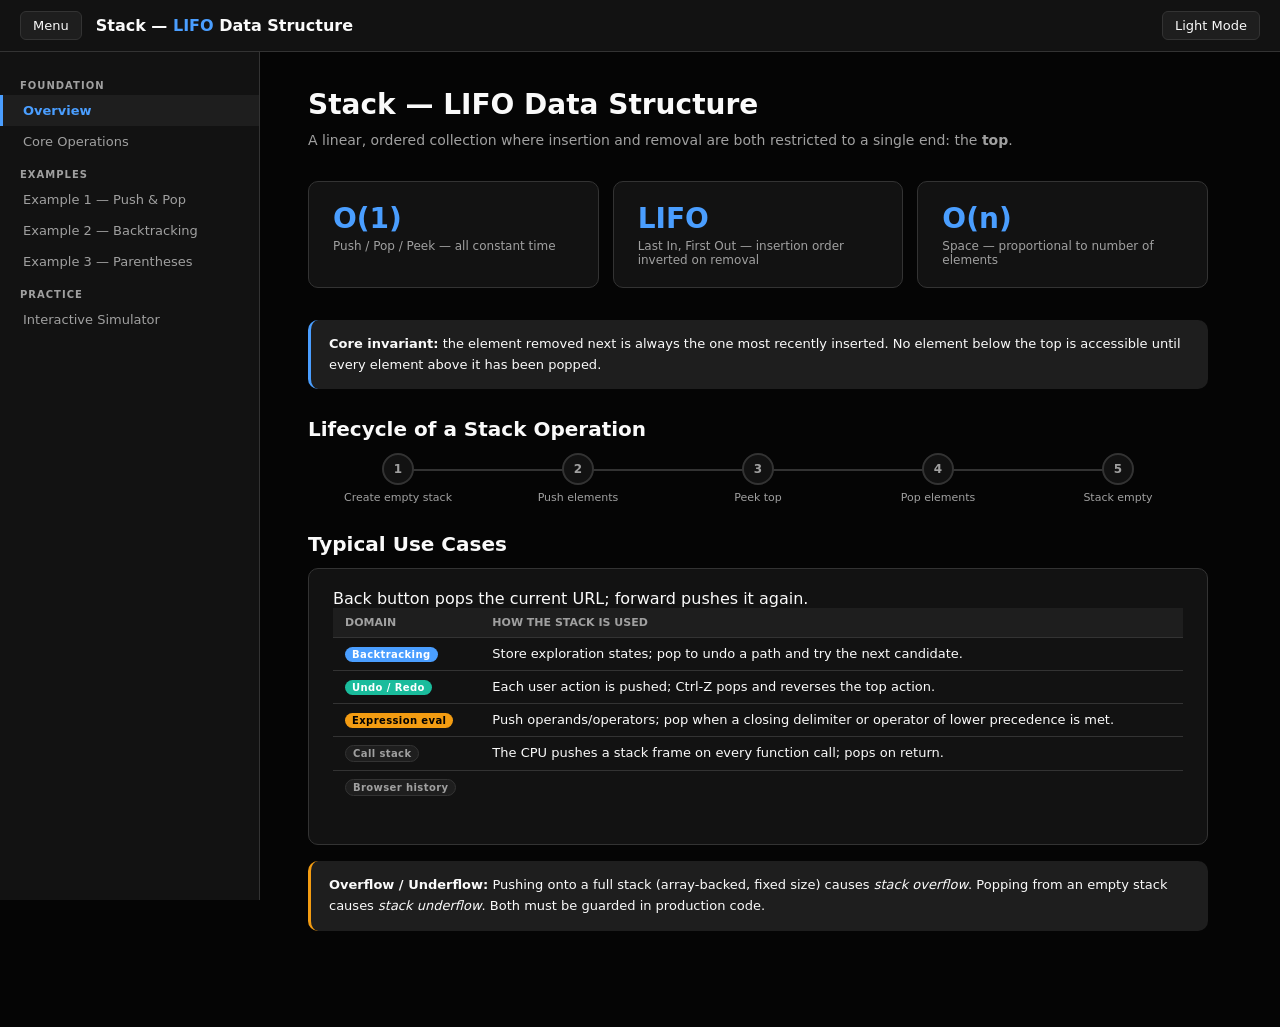
<file: stack-lifo-knowledge.html>
<!DOCTYPE html>
<html lang="en" data-theme="dark">
<head>
<meta charset="UTF-8"/>
<meta name="viewport" content="width=device-width, initial-scale=1.0"/>
<title>Stack — LIFO Data Structure</title>
<style>
:root {
  --font-sans: 'Segoe UI', system-ui, -apple-system, sans-serif;
  --font-mono: 'Cascadia Code', 'Fira Code', 'Consolas', monospace;
  --radius: 10px;
  --sidebar-w: 260px;
  --transition: 0.25s ease;
}
[data-theme="dark"] {
  --bg: #050505;
  --bg2: #121212;
  --bg3: #1e1e1e;
  --border: #333333;
  --text: #fafafa;
  --text-muted: #a0a0a0;
  --accent: #4a9eff;
  --accent2: #9d7eff;
  --green: #1abc9c;
  --amber: #f39c12;
  --red: #e74c3c;
  --tab-active-bg: #4a9eff;
  --tab-active-text: #050505;
  --chart-grid: rgba(255,255,255,0.04);
}
[data-theme="light"] {
  --bg: #f0f2f8;
  --bg2: #ffffff;
  --bg3: #e8ecf4;
  --border: #d0d5e8;
  --text: #0d1117;
  --text-muted: #4b5563;
  --accent: #4361ee;
  --accent2: #7c3aed;
  --green: #059669;
  --amber: #d97706;
  --red: #dc2626;
  --tab-active-bg: #4361ee;
  --tab-active-text: #fff;
  --chart-grid: rgba(0,0,0,0.08);
}
*, *::before, *::after { box-sizing: border-box; margin: 0; padding: 0; }
body {
  font-family: var(--font-sans);
  background: var(--bg);
  color: var(--text);
  min-height: 100vh;
  transition: background var(--transition), color var(--transition);
}

/* TOPBAR */
#topbar {
  position: fixed; top: 0; left: 0; right: 0; height: 52px;
  background: var(--bg2); border-bottom: 1px solid var(--border);
  display: flex; align-items: center; padding: 0 20px; gap: 14px;
  z-index: 100;
}
#toggle-sidebar-btn, #theme-btn {
  background: var(--bg3); border: 1px solid var(--border);
  color: var(--text); border-radius: 6px; padding: 6px 12px;
  cursor: pointer; font-size: 13px; font-family: var(--font-sans);
  transition: background var(--transition);
}
#toggle-sidebar-btn:hover, #theme-btn:hover { background: var(--border); }
#topbar-title { font-size: 16px; font-weight: 600; flex: 1; }
#topbar-title span { color: var(--accent); }

/* SIDEBAR */
#sidebar {
  position: fixed; top: 52px; left: 0; bottom: 0;
  width: var(--sidebar-w); background: var(--bg2);
  border-right: 1px solid var(--border);
  overflow-y: auto; padding: 16px 0;
  transition: transform var(--transition); z-index: 90;
}
#sidebar.hidden { transform: translateX(-260px); }
.sidebar-label {
  font-size: 10px; font-weight: 700; letter-spacing: 0.1em;
  color: var(--text-muted); padding: 12px 20px 4px; text-transform: uppercase;
}
.nav-link {
  display: block; padding: 8px 20px; font-size: 13px;
  color: var(--text-muted); cursor: pointer;
  border-left: 3px solid transparent;
  transition: all var(--transition); text-decoration: none;
}
.nav-link:hover { color: var(--text); background: var(--bg3); }
.nav-link.active {
  color: var(--accent); border-left-color: var(--accent);
  background: var(--bg3); font-weight: 600;
}

/* MAIN */
#main {
  margin-left: var(--sidebar-w); margin-top: 52px;
  padding: 36px 48px 80px; transition: margin-left var(--transition);
  min-height: calc(100vh - 52px);
}
#main.expanded { margin-left: 0; }
.page { display: none; max-width: 900px; animation: fadein 0.25s ease; }
.page.active { display: block; }
@keyframes fadein {
  from { opacity: 0; transform: translateY(8px); }
  to   { opacity: 1; transform: translateY(0); }
}

/* TYPOGRAPHY */
h1 { font-size: 28px; font-weight: 700; margin-bottom: 8px; }
h2 { font-size: 20px; font-weight: 600; margin: 28px 0 12px; }
h3 { font-size: 15px; font-weight: 600; margin: 20px 0 8px; }
p { font-size: 14px; line-height: 1.7; color: var(--text-muted); margin-bottom: 12px; }
.page-subtitle { color: var(--text-muted); font-size: 14px; margin-bottom: 28px; }

/* CARDS */
.card {
  background: var(--bg2); border: 1px solid var(--border);
  border-radius: var(--radius); padding: 20px 24px; margin-bottom: 16px;
}
.card-row { display: flex; gap: 14px; flex-wrap: wrap; margin-bottom: 16px; }
.card-row .card { flex: 1; min-width: 160px; }
.stat-val { font-size: 28px; font-weight: 700; color: var(--accent); }
.stat-label { font-size: 12px; color: var(--text-muted); margin-top: 4px; }

/* CALLOUT */
.callout {
  border-left: 3px solid var(--accent); background: var(--bg3);
  border-radius: var(--radius); padding: 14px 18px; margin-bottom: 16px;
  font-size: 13px; line-height: 1.6;
}
.callout.green { border-left-color: var(--green); }
.callout.amber { border-left-color: var(--amber); }
.callout.red   { border-left-color: var(--red); }

/* CODE */
pre {
  background: var(--bg3); border: 1px solid var(--border);
  border-radius: var(--radius); padding: 18px 20px;
  font-family: var(--font-mono); font-size: 13px; line-height: 1.8;
  overflow-x: auto; margin-bottom: 16px; color: var(--text);
  white-space: pre;
}
.kw  { color: var(--accent); font-weight: 600; }
.cm  { color: var(--text-muted); font-style: italic; }
.fn  { color: var(--accent2); }
.num { color: var(--amber); }
.str { color: var(--green); }

/* ANNOTATION TABLE */
.anno-table {
  width: 100%; border-collapse: collapse; font-size: 13px; margin-bottom: 20px;
}
.anno-table th {
  text-align: left; padding: 8px 12px;
  background: var(--bg3); border-bottom: 1px solid var(--border);
  color: var(--text-muted); font-weight: 600; font-size: 11px; text-transform: uppercase;
}
.anno-table td { padding: 8px 12px; border-bottom: 1px solid var(--border); vertical-align: top; }
.anno-table tr:last-child td { border-bottom: none; }
.anno-table tr:hover td { background: var(--bg3); }
.badge {
  display: inline-block; font-size: 10px; font-weight: 700;
  padding: 2px 7px; border-radius: 20px; letter-spacing: 0.04em;
}
.badge-accent { background: var(--accent); color: #fff; }
.badge-green  { background: var(--green);  color: #fff; }
.badge-amber  { background: var(--amber);  color: #000; }
.badge-red    { background: var(--red);    color: #fff; }
.badge-muted  { background: var(--bg3); color: var(--text-muted); border: 1px solid var(--border); }

/* STEPS */
.steps { display: flex; gap: 0; margin-bottom: 24px; flex-wrap: wrap; }
.step {
  display: flex; flex-direction: column; align-items: center;
  flex: 1; min-width: 80px; position: relative; cursor: pointer;
}
.step:not(:last-child)::after {
  content: ''; position: absolute; top: 16px; left: 55%;
  width: 90%; height: 2px; background: var(--border); z-index: 0;
}
.step.done:not(:last-child)::after { background: var(--accent); }
.step-circle {
  width: 32px; height: 32px; border-radius: 50%;
  border: 2px solid var(--border); background: var(--bg2);
  display: flex; align-items: center; justify-content: center;
  font-size: 12px; font-weight: 700; color: var(--text-muted);
  position: relative; z-index: 1; transition: all var(--transition);
}
.step.done .step-circle {
  background: var(--accent); border-color: var(--accent); color: #fff;
}
.step-label { font-size: 11px; color: var(--text-muted); margin-top: 6px; text-align: center; }
.step.done .step-label { color: var(--accent); font-weight: 600; }

/* STACK VISUAL */
.stack-visual-wrap {
  display: flex; gap: 24px; align-items: flex-start; flex-wrap: wrap; margin-bottom: 24px;
}
.stack-col { flex: 1; min-width: 160px; }
.stack-diagram {
  display: flex; flex-direction: column-reverse;
  border: 2px solid var(--border); border-radius: var(--radius);
  min-height: 180px; max-height: 280px; overflow: hidden;
  background: var(--bg3); position: relative;
}
.stack-slot {
  padding: 10px 16px; text-align: center;
  font-family: var(--font-mono); font-size: 13px; font-weight: 600;
  border-top: 1px solid var(--border); transition: all 0.2s;
}
.stack-slot.top-slot {
  background: var(--accent); color: #fff;
  border-top-color: var(--accent);
}
.stack-slot.mid-slot { background: var(--bg2); }
.stack-bottom-label {
  text-align: center; font-size: 10px; color: var(--text-muted);
  padding: 6px; border-top: 2px solid var(--border); background: var(--bg3);
  letter-spacing: 0.06em; text-transform: uppercase;
}
.stack-pointer {
  font-size: 11px; color: var(--amber); font-weight: 600;
  margin-top: 6px; font-family: var(--font-mono);
}
.trace-table { width: 100%; border-collapse: collapse; font-size: 12px; }
.trace-table th {
  background: var(--bg3); padding: 7px 10px;
  border-bottom: 1px solid var(--border); color: var(--text-muted);
  text-align: left; font-size: 10px; text-transform: uppercase; font-weight: 700;
}
.trace-table td { padding: 7px 10px; border-bottom: 1px solid var(--border); font-family: var(--font-mono); font-size: 12px; }
.trace-table tr:last-child td { border-bottom: none; }
.trace-table tr.active-trace td { background: rgba(74,158,255,0.1); color: var(--accent); font-weight: 600; }

/* SIMULATOR */
.sim-wrap { display: flex; gap: 24px; flex-wrap: wrap; align-items: flex-start; }
.sim-controls { min-width: 200px; flex: 1; }
.sim-stack-area { flex: 1; min-width: 180px; }
.sim-input-row { display: flex; gap: 8px; margin-bottom: 12px; }
.sim-input {
  flex: 1; background: var(--bg3); border: 1px solid var(--border);
  color: var(--text); border-radius: 6px; padding: 8px 12px;
  font-family: var(--font-mono); font-size: 13px;
}
.sim-btn {
  padding: 8px 14px; border-radius: 6px; border: 1px solid var(--border);
  font-size: 13px; font-family: var(--font-sans); cursor: pointer;
  font-weight: 600; transition: all var(--transition);
}
.sim-btn.push { background: var(--accent); color: #fff; border-color: var(--accent); }
.sim-btn.pop  { background: var(--red);   color: #fff; border-color: var(--red); }
.sim-btn.peek { background: var(--bg3);   color: var(--text); }
.sim-btn:hover { opacity: 0.85; }
.sim-log {
  font-family: var(--font-mono); font-size: 12px; color: var(--text-muted);
  background: var(--bg3); border: 1px solid var(--border);
  border-radius: 6px; padding: 10px 14px; min-height: 60px;
  margin-top: 10px; line-height: 1.7;
}
.log-ok   { color: var(--green); }
.log-err  { color: var(--red); }
.log-info { color: var(--amber); }

/* RESPONSIVE */
@media (max-width: 700px) {
  #sidebar { transform: translateX(-260px); }
  #sidebar.visible { transform: translateX(0); }
  #main { margin-left: 0; padding: 24px 18px 60px; }
}
</style>
</head>
<body>

<div id="topbar">
  <button id="toggle-sidebar-btn" onclick="toggleSidebar()">Menu</button>
  <div id="topbar-title">Stack — <span>LIFO</span> Data Structure</div>
  <button id="theme-btn" onclick="toggleTheme()">Light Mode</button>
</div>

<div id="sidebar">
  <div class="sidebar-label">Foundation</div>
  <a class="nav-link active" onclick="showPage('overview')">Overview</a>
  <a class="nav-link" onclick="showPage('operations')">Core Operations</a>

  <div class="sidebar-label">Examples</div>
  <a class="nav-link" onclick="showPage('ex1')">Example 1 — Push &amp; Pop</a>
  <a class="nav-link" onclick="showPage('ex2')">Example 2 — Backtracking</a>
  <a class="nav-link" onclick="showPage('ex3')">Example 3 — Parentheses</a>

  <div class="sidebar-label">Practice</div>
  <a class="nav-link" onclick="showPage('simulator')">Interactive Simulator</a>
</div>

<div id="main">

<!-- ═══════════════════════════════ OVERVIEW ═══════════════════════════════ -->
<div class="page active" id="page-overview">
  <h1>Stack — LIFO Data Structure</h1>
  <p class="page-subtitle">A linear, ordered collection where insertion and removal are both restricted to a single end: the <strong>top</strong>.</p>

  <div class="card-row">
    <div class="card">
      <div class="stat-val">O(1)</div>
      <div class="stat-label">Push / Pop / Peek — all constant time</div>
    </div>
    <div class="card">
      <div class="stat-val">LIFO</div>
      <div class="stat-label">Last In, First Out — insertion order inverted on removal</div>
    </div>
    <div class="card">
      <div class="stat-val">O(n)</div>
      <div class="stat-label">Space — proportional to number of elements</div>
    </div>
  </div>

  <div class="callout">
    <strong>Core invariant:</strong> the element removed next is always the one most recently inserted. No element below the top is accessible until every element above it has been popped.
  </div>

  <h2>Lifecycle of a Stack Operation</h2>
  <div class="steps" id="overview-steps">
    <div class="step" onclick="markSteps(1)">
      <div class="step-circle">1</div>
      <div class="step-label">Create empty stack</div>
    </div>
    <div class="step" onclick="markSteps(2)">
      <div class="step-circle">2</div>
      <div class="step-label">Push elements</div>
    </div>
    <div class="step" onclick="markSteps(3)">
      <div class="step-circle">3</div>
      <div class="step-label">Peek top</div>
    </div>
    <div class="step" onclick="markSteps(4)">
      <div class="step-circle">4</div>
      <div class="step-label">Pop elements</div>
    </div>
    <div class="step" onclick="markSteps(5)">
      <div class="step-circle">5</div>
      <div class="step-label">Stack empty</div>
    </div>
  </div>

  <h2>Typical Use Cases</h2>
  <div class="card">
    <table class="anno-table">
      <thead><tr><th>Domain</th><th>How the stack is used</th></tr></thead>
      <tbody>
        <tr><td><span class="badge badge-accent">Backtracking</span></td><td>Store exploration states; pop to undo a path and try the next candidate.</td></tr>
        <tr><td><span class="badge badge-green">Undo / Redo</span></td><td>Each user action is pushed; Ctrl-Z pops and reverses the top action.</td></tr>
        <tr><td><span class="badge badge-amber">Expression eval</span></td><td>Push operands/operators; pop when a closing delimiter or operator of lower precedence is met.</td></tr>
        <tr><td><span class="badge badge-muted">Call stack</span></td><td>The CPU pushes a stack frame on every function call; pops on return.</td></tr>
        <tr><td><span class="badge badge-muted">Browser history</span></td><td">Back button pops the current URL; forward pushes it again.</td></tr>
      </tbody>
    </table>
  </div>

  <div class="callout amber">
    <strong>Overflow / Underflow:</strong> Pushing onto a full stack (array-backed, fixed size) causes <em>stack overflow</em>. Popping from an empty stack causes <em>stack underflow</em>. Both must be guarded in production code.
  </div>
</div>

<!-- ═══════════════════════════════ CORE OPS ═══════════════════════════════ -->
<div class="page" id="page-operations">
  <h1>Core Operations</h1>
  <p class="page-subtitle">Three primitive operations define a stack's entire interface. Each runs in O(1) time regardless of stack size.</p>

  <!-- PUSH -->
  <h2>Push — Add an element to the top</h2>

  <pre><span class="kw">function</span> <span class="fn">Push</span>(stack, element):
    <span class="kw">if</span> stack.size == stack.capacity:
        <span class="kw">raise</span> StackOverflowError   <span class="cm">// guard: array-backed stacks only</span>
    stack.top  ← stack.top + <span class="num">1</span>  <span class="cm">// advance top pointer</span>
    stack.data[stack.top] ← element  <span class="cm">// write element at new top</span>
    stack.size ← stack.size + <span class="num">1</span></pre>

  <h3>Line-by-line annotation</h3>
  <table class="anno-table">
    <thead><tr><th>Line</th><th>Action</th><th>Complexity</th></tr></thead>
    <tbody>
      <tr><td>Overflow check</td><td>Prevents writing past allocated memory. Skipped for dynamic (linked-list) stacks.</td><td><span class="badge badge-green">O(1)</span></td></tr>
      <tr><td>Advance top pointer</td><td>The index pointing to the current top of the underlying array is incremented by 1.</td><td><span class="badge badge-green">O(1)</span></td></tr>
      <tr><td>Write element</td><td>The new element is placed at position <code>top</code>. No shifting of existing elements.</td><td><span class="badge badge-green">O(1)</span></td></tr>
      <tr><td>Update size</td><td>Maintains the logical count; not always needed if top index is the source of truth.</td><td><span class="badge badge-green">O(1)</span></td></tr>
    </tbody>
  </table>

  <!-- POP -->
  <h2>Pop — Remove the top element</h2>

  <pre><span class="kw">function</span> <span class="fn">Pop</span>(stack):
    <span class="kw">if</span> stack.size == <span class="num">0</span>:
        <span class="kw">raise</span> StackUnderflowError  <span class="cm">// guard: cannot pop empty stack</span>
    element    ← stack.data[stack.top]  <span class="cm">// read top value</span>
    stack.top  ← stack.top - <span class="num">1</span>         <span class="cm">// retract top pointer</span>
    stack.size ← stack.size - <span class="num">1</span>
    <span class="kw">return</span> element</pre>

  <h3>Line-by-line annotation</h3>
  <table class="anno-table">
    <thead><tr><th>Line</th><th>Action</th><th>Complexity</th></tr></thead>
    <tbody>
      <tr><td>Underflow check</td><td>Attempting to pop from an empty stack is a logical error; guard before reading.</td><td><span class="badge badge-green">O(1)</span></td></tr>
      <tr><td>Read top value</td><td>The element at index <code>top</code> is copied out before the pointer moves.</td><td><span class="badge badge-green">O(1)</span></td></tr>
      <tr><td>Retract pointer</td><td>Decrementing <code>top</code> logically removes the element; the memory slot is simply ignored.</td><td><span class="badge badge-green">O(1)</span></td></tr>
      <tr><td>Return</td><td>The caller receives the removed element — critical for algorithms that process popped values.</td><td><span class="badge badge-green">O(1)</span></td></tr>
    </tbody>
  </table>

  <!-- PEEK -->
  <h2>Peek / Top — View without removal</h2>

  <pre><span class="kw">function</span> <span class="fn">Peek</span>(stack):
    <span class="kw">if</span> stack.size == <span class="num">0</span>:
        <span class="kw">raise</span> StackEmptyError      <span class="cm">// guard</span>
    <span class="kw">return</span> stack.data[stack.top]   <span class="cm">// read top, no pointer change</span></pre>

  <h3>Line-by-line annotation</h3>
  <table class="anno-table">
    <thead><tr><th>Line</th><th>Action</th><th>Complexity</th></tr></thead>
    <tbody>
      <tr><td>Empty check</td><td>Same guard as Pop — reading an undefined slot is undefined behavior.</td><td><span class="badge badge-green">O(1)</span></td></tr>
      <tr><td>Return top element</td><td>No mutation occurs. The stack state is identical before and after Peek.</td><td><span class="badge badge-green">O(1)</span></td></tr>
    </tbody>
  </table>

  <div class="callout green">
    <strong>Peek vs Pop:</strong> Peek is a <em>non-destructive</em> read — it answers "what is next?" without committing to removal. Use it when the decision to pop depends on the top value (e.g., operator precedence comparison in expression evaluation).
  </div>
</div>

<!-- ═══════════════════════════ EXAMPLE 1: PUSH & POP ═══════════════════════ -->
<div class="page" id="page-ex1">
  <h1>Example 1 — Basic Push &amp; Pop Sequence</h1>
  <p class="page-subtitle">Tracing 7 operations on an initially empty integer stack. Each step shows the operation, the resulting stack state, and the value of the top pointer.</p>

  <div class="callout">
    <strong>Setup:</strong> <code>stack = []</code>, <code>top = -1</code> (sentinel for empty). Array indices are 0-based.
  </div>

  <div class="stack-visual-wrap">
    <div class="sim-stack-area" style="flex:0 0 160px;">
      <div id="ex1-diagram" class="stack-diagram">
        <div class="stack-bottom-label">Bottom</div>
      </div>
      <div class="stack-pointer" id="ex1-ptr">top = -1 (empty)</div>
    </div>
    <div style="flex:1; min-width:200px;">
      <table class="trace-table" id="ex1-trace">
        <thead><tr><th>Step</th><th>Operation</th><th>Stack after</th><th>top</th><th>Returns</th></tr></thead>
        <tbody>
          <tr onclick="ex1Go(0)" id="ex1-row-0"><td>1</td><td>Push(10)</td><td>[10]</td><td>0</td><td>—</td></tr>
          <tr onclick="ex1Go(1)" id="ex1-row-1"><td>2</td><td>Push(20)</td><td>[10,20]</td><td>1</td><td>—</td></tr>
          <tr onclick="ex1Go(2)" id="ex1-row-2"><td>3</td><td>Push(30)</td><td>[10,20,30]</td><td>2</td><td>—</td></tr>
          <tr onclick="ex1Go(3)" id="ex1-row-3"><td>4</td><td>Peek()</td><td>[10,20,30]</td><td>2</td><td>30</td></tr>
          <tr onclick="ex1Go(4)" id="ex1-row-4"><td>5</td><td>Pop()</td><td>[10,20]</td><td>1</td><td>30</td></tr>
          <tr onclick="ex1Go(5)" id="ex1-row-5"><td>6</td><td>Pop()</td><td>[10]</td><td>0</td><td>20</td></tr>
          <tr onclick="ex1Go(6)" id="ex1-row-6"><td>7</td><td>Pop()</td><td>[]</td><td>-1</td><td>10</td></tr>
        </tbody>
      </table>
      <p style="margin-top:10px; font-size:12px; color:var(--text-muted);">Click any row to jump to that step.</p>
    </div>
  </div>

  <h2>What this demonstrates</h2>
  <div class="card">
    <p>Push operations 1-3 build the stack bottom-up: 10 is at index 0, 20 at index 1, 30 at index 2. The top pointer tracks the last filled index.</p>
    <p>Step 4 (Peek) reads <code>stack[2] = 30</code> without mutating state — the top pointer stays at 2.</p>
    <p>Steps 5-7 (Pop) remove elements in reverse insertion order: 30, then 20, then 10. This is the LIFO property made concrete — the first element inserted (10) is the last to be removed.</p>
  </div>

  <div class="callout green">
    <strong>Key observation:</strong> after Pop returns 10, <code>top = -1</code>. The array still holds <code>[10, 20, 30]</code> in memory — but those slots are logically invisible because the top pointer is below index 0. No cleanup is needed unless memory reclamation is required.
  </div>
</div>

<!-- ═══════════════════════ EXAMPLE 2: BACKTRACKING ═══════════════════════ -->
<div class="page" id="page-ex2">
  <h1>Example 2 — Backtracking (Path Exploration)</h1>
  <p class="page-subtitle">A stack drives depth-first path search. Each visited node is pushed; when a dead end is reached, nodes are popped to retreat to the last branching point.</p>

  <div class="callout">
    <strong>Scenario:</strong> Explore the path A → B → D → (dead end) → backtrack → C → E (goal). The stack records the current exploration path.
  </div>

  <h2>Step-by-step trace</h2>

  <div class="stack-visual-wrap">
    <div class="sim-stack-area" style="flex:0 0 160px;">
      <div id="ex2-diagram" class="stack-diagram">
        <div class="stack-bottom-label">Bottom</div>
      </div>
      <div class="stack-pointer" id="ex2-ptr">top = -1 (empty)</div>
    </div>
    <div style="flex:1; min-width:200px;">
      <table class="trace-table" id="ex2-trace">
        <thead><tr><th>Step</th><th>Operation</th><th>Reason</th><th>Stack after</th></tr></thead>
        <tbody>
          <tr onclick="ex2Go(0)" id="ex2-row-0"><td>1</td><td>Push("A")</td><td>Start at node A</td><td>["A"]</td></tr>
          <tr onclick="ex2Go(1)" id="ex2-row-1"><td>2</td><td>Push("B")</td><td>Move to neighbor B</td><td>["A","B"]</td></tr>
          <tr onclick="ex2Go(2)" id="ex2-row-2"><td>3</td><td>Push("D")</td><td>Move to neighbor D</td><td>["A","B","D"]</td></tr>
          <tr onclick="ex2Go(3)" id="ex2-row-3"><td>4</td><td>Pop() → "D"</td><td>D is a dead end — backtrack</td><td>["A","B"]</td></tr>
          <tr onclick="ex2Go(4)" id="ex2-row-4"><td>5</td><td>Pop() → "B"</td><td>B has no unvisited neighbors — backtrack again</td><td>["A"]</td></tr>
          <tr onclick="ex2Go(5)" id="ex2-row-5"><td>6</td><td>Push("C")</td><td>Try next neighbor of A</td><td>["A","C"]</td></tr>
          <tr onclick="ex2Go(6)" id="ex2-row-6"><td>7</td><td>Push("E")</td><td>Move to E — goal reached</td><td>["A","C","E"]</td></tr>
        </tbody>
      </table>
      <p style="margin-top:10px; font-size:12px; color:var(--text-muted);">Click any row to jump to that step.</p>
    </div>
  </div>

  <h2>Graph structure</h2>
  <div class="card">
    <pre style="font-size:12px; margin-bottom:0;">        A
       / \
      B   C
      |   |
      D   E  ← goal
  (dead end)</pre>
  </div>

  <h2>Why this requires a stack</h2>
  <div class="card">
    <p>The stack encodes the current path from the start node to the current position. When a dead end is encountered, a Pop instantly retreats to the previous node — the one that still has unexplored neighbors.</p>
    <p>This is precisely what the CPU call stack does during recursive DFS: each recursive call pushes a frame, each return pops one. An explicit stack like this replaces recursion with iteration, giving direct control over backtracking.</p>
    <p>The final stack state <code>["A","C","E"]</code> is the solution path — readable bottom-to-top.</p>
  </div>

  <div class="callout amber">
    <strong>Visited set:</strong> real implementations pair the stack with a set of visited nodes to prevent re-exploring the same node. The stack handles order; the set handles deduplication.
  </div>
</div>

<!-- ═══════════════════════ EXAMPLE 3: PARENTHESES ═══════════════════════ -->
<div class="page" id="page-ex3">
  <h1>Example 3 — Balanced Parentheses (Expression Evaluation)</h1>
  <p class="page-subtitle">A stack validates whether every opening bracket has a matching, correctly nested closing bracket. The approach generalizes to full expression parsing and operator precedence.</p>

  <div class="callout">
    <strong>Input string:</strong> <code>( [ { } ] )</code> — expected result: <span class="badge badge-green">VALID</span>
  </div>

  <h2>Pseudocode</h2>
  <pre><span class="kw">function</span> <span class="fn">IsBalanced</span>(expression):
    stack ← <span class="fn">EmptyStack</span>()
    open  ← { <span class="str">'('</span>, <span class="str">'['</span>, <span class="str">'{'</span> }
    match ← { <span class="str">')'</span>:<span class="str">'('</span>, <span class="str">']'</span>:<span class="str">'['</span>, <span class="str">'}'</span>:<span class="str">'{'</span> }

    <span class="kw">for each</span> char <span class="kw">in</span> expression:
        <span class="kw">if</span> char <span class="kw">in</span> open:
            <span class="fn">Push</span>(stack, char)         <span class="cm">// opening bracket → push</span>
        <span class="kw">else if</span> char <span class="kw">in</span> match:
            <span class="kw">if</span> <span class="fn">IsEmpty</span>(stack):
                <span class="kw">return</span> <span class="str">INVALID</span>           <span class="cm">// closing with nothing open</span>
            top ← <span class="fn">Pop</span>(stack)
            <span class="kw">if</span> top != match[char]:
                <span class="kw">return</span> <span class="str">INVALID</span>           <span class="cm">// wrong bracket type</span>

    <span class="kw">if</span> <span class="fn">IsEmpty</span>(stack):
        <span class="kw">return</span> <span class="str">VALID</span>                  <span class="cm">// all openers were closed</span>
    <span class="kw">else</span>:
        <span class="kw">return</span> <span class="str">INVALID</span>                <span class="cm">// unclosed openers remain</span></pre>

  <h2>Step-by-step trace — <code>( [ { } ] )</code></h2>

  <div class="stack-visual-wrap">
    <div class="sim-stack-area" style="flex:0 0 160px;">
      <div id="ex3-diagram" class="stack-diagram">
        <div class="stack-bottom-label">Bottom</div>
      </div>
      <div class="stack-pointer" id="ex3-ptr">top = -1 (empty)</div>
    </div>
    <div style="flex:1; min-width:200px;">
      <table class="trace-table" id="ex3-trace">
        <thead><tr><th>Step</th><th>Char</th><th>Action</th><th>Stack after</th><th>Status</th></tr></thead>
        <tbody>
          <tr onclick="ex3Go(0)" id="ex3-row-0"><td>1</td><td><code>(</code></td><td>Opening → Push</td><td>["("]</td><td><span class="badge badge-muted">—</span></td></tr>
          <tr onclick="ex3Go(1)" id="ex3-row-1"><td>2</td><td><code>[</code></td><td>Opening → Push</td><td>["(","["]</td><td><span class="badge badge-muted">—</span></td></tr>
          <tr onclick="ex3Go(2)" id="ex3-row-2"><td>3</td><td><code>{</code></td><td>Opening → Push</td><td>["(","[","{"]</td><td><span class="badge badge-muted">—</span></td></tr>
          <tr onclick="ex3Go(3)" id="ex3-row-3"><td>4</td><td><code>}</code></td><td>Closing → Pop "{" — matches "}" ✓</td><td>["(","["]</td><td><span class="badge badge-green">OK</span></td></tr>
          <tr onclick="ex3Go(4)" id="ex3-row-4"><td>5</td><td><code>]</code></td><td>Closing → Pop "[" — matches "]" ✓</td><td>["("]</td><td><span class="badge badge-green">OK</span></td></tr>
          <tr onclick="ex3Go(5)" id="ex3-row-5"><td>6</td><td><code>)</code></td><td>Closing → Pop "(" — matches ")" ✓</td><td>[]</td><td><span class="badge badge-green">OK</span></td></tr>
          <tr onclick="ex3Go(6)" id="ex3-row-6"><td>7</td><td>—</td><td>End of string — stack empty</td><td>[]</td><td><span class="badge badge-green">VALID</span></td></tr>
        </tbody>
      </table>
      <p style="margin-top:10px; font-size:12px; color:var(--text-muted);">Click any row to jump to that step.</p>
    </div>
  </div>

  <h2>Invalid case — <code>( [ ) ]</code></h2>
  <div class="card">
    <table class="anno-table">
      <thead><tr><th>Step</th><th>Char</th><th>Action</th><th>Result</th></tr></thead>
      <tbody>
        <tr><td>1</td><td><code>(</code></td><td>Push</td><td>Stack: ["("]</td></tr>
        <tr><td>2</td><td><code>[</code></td><td>Push</td><td>Stack: ["(","["]</td></tr>
        <tr><td>3</td><td><code>)</code></td><td>Pop → "[" — expected "(" — mismatch!</td><td><span class="badge badge-red">INVALID — abort</span></td></tr>
      </tbody>
    </table>
  </div>

  <div class="callout green">
    <strong>Why the stack is the right structure:</strong> brackets must close in the reverse order they opened — an exact LIFO relationship. No other data structure captures this nesting constraint as directly. The top of the stack always holds the most recent unmatched opener, which is exactly the one the current closer must pair with.
  </div>
</div>

<!-- ═══════════════════════════ SIMULATOR ═══════════════════════════════════ -->
<div class="page" id="page-simulator">
  <h1>Interactive Simulator</h1>
  <p class="page-subtitle">Build and manipulate a stack in real time. Push any value, pop the top, or peek without removing.</p>

  <div class="sim-wrap">
    <div class="sim-controls">
      <div class="sim-input-row">
        <input class="sim-input" id="sim-val" placeholder="Value to push" onkeydown="if(event.key==='Enter')simPush()"/>
        <button class="sim-btn push" onclick="simPush()">Push</button>
      </div>
      <div class="sim-input-row">
        <button class="sim-btn pop"  onclick="simPop()"  style="flex:1">Pop</button>
        <button class="sim-btn peek" onclick="simPeek()" style="flex:1">Peek</button>
      </div>
      <div class="sim-log" id="sim-log">Ready. Push a value to begin.</div>
    </div>

    <div class="sim-stack-area">
      <div style="font-size:11px; color:var(--text-muted); margin-bottom:6px; text-transform:uppercase; letter-spacing:0.06em;">Stack (top → bottom)</div>
      <div id="sim-diagram" class="stack-diagram">
        <div class="stack-bottom-label">Bottom (empty)</div>
      </div>
      <div class="stack-pointer" id="sim-ptr">top = -1 (empty)</div>
    </div>
  </div>

  <h2>Pseudocode Reference</h2>
  <div class="card-row">
    <div class="card">
      <div style="font-size:11px; color:var(--accent); font-weight:700; margin-bottom:8px;">PUSH</div>
      <pre style="margin:0; font-size:12px; border:none; padding:0; background:transparent;">top ← top + 1
data[top] ← element</pre>
    </div>
    <div class="card">
      <div style="font-size:11px; color:var(--red); font-weight:700; margin-bottom:8px;">POP</div>
      <pre style="margin:0; font-size:12px; border:none; padding:0; background:transparent;">val ← data[top]
top ← top - 1
return val</pre>
    </div>
    <div class="card">
      <div style="font-size:11px; color:var(--text-muted); font-weight:700; margin-bottom:8px;">PEEK</div>
      <pre style="margin:0; font-size:12px; border:none; padding:0; background:transparent;">return data[top]
// top unchanged</pre>
    </div>
  </div>
</div>

</div><!-- #main -->

<script>
// ─── STATE ───────────────────────────────────────────────────────────────────
let sidebarHidden = false;
const simStack = [];

// ─── THEME ───────────────────────────────────────────────────────────────────
function toggleTheme() {
  const html = document.documentElement;
  const isDark = html.getAttribute('data-theme') === 'dark';
  html.setAttribute('data-theme', isDark ? 'light' : 'dark');
  document.getElementById('theme-btn').textContent = isDark ? 'Dark Mode' : 'Light Mode';
}

// ─── SIDEBAR ─────────────────────────────────────────────────────────────────
function toggleSidebar() {
  const sb = document.getElementById('sidebar');
  const mn = document.getElementById('main');
  sidebarHidden = !sidebarHidden;
  if (window.innerWidth <= 700) {
    sb.classList.toggle('visible', !sidebarHidden);
  } else {
    sb.classList.toggle('hidden', sidebarHidden);
    mn.classList.toggle('expanded', sidebarHidden);
  }
}

// ─── NAVIGATION ──────────────────────────────────────────────────────────────
function showPage(id) {
  document.querySelectorAll('.page').forEach(p => p.classList.remove('active'));
  document.querySelectorAll('.nav-link').forEach(l => l.classList.remove('active'));
  const pg = document.getElementById('page-' + id);
  if (pg) { pg.classList.add('active'); }
  document.querySelectorAll('.nav-link').forEach(l => {
    if (l.getAttribute('onclick') && l.getAttribute('onclick').includes("'" + id + "'")) {
      l.classList.add('active');
    }
  });
  document.getElementById('main').scrollTop = 0;
  window.scrollTo(0, 0);
}

// ─── OVERVIEW STEPS ──────────────────────────────────────────────────────────
function markSteps(n) {
  const steps = document.querySelectorAll('#overview-steps .step');
  steps.forEach((s, i) => s.classList.toggle('done', i < n));
}

// ─── STACK DIAGRAM RENDERER ──────────────────────────────────────────────────
function renderStackDiagram(containerId, ptrId, items) {
  const diag = document.getElementById(containerId);
  // clear all but bottom label
  const bottom = diag.querySelector('.stack-bottom-label');
  diag.innerHTML = '';
  diag.appendChild(bottom);
  items.forEach((v, i) => {
    const slot = document.createElement('div');
    slot.className = 'stack-slot ' + (i === items.length - 1 ? 'top-slot' : 'mid-slot');
    slot.textContent = v;
    diag.appendChild(slot);
  });
  const ptr = document.getElementById(ptrId);
  if (items.length === 0) {
    ptr.textContent = 'top = -1 (empty)';
  } else {
    ptr.textContent = 'top = ' + (items.length - 1) + '  →  ' + items[items.length - 1];
  }
}

function highlightRow(prefix, count, idx) {
  for (let i = 0; i < count; i++) {
    const row = document.getElementById(prefix + i);
    if (row) row.classList.toggle('active-trace', i === idx);
  }
}

// ─── EXAMPLE 1 ───────────────────────────────────────────────────────────────
const ex1States = [
  { stack: [10],          ptr: 'top=0 → 10' },
  { stack: [10, 20],      ptr: 'top=1 → 20' },
  { stack: [10, 20, 30],  ptr: 'top=2 → 30' },
  { stack: [10, 20, 30],  ptr: 'top=2 → 30  (Peek, no change)' },
  { stack: [10, 20],      ptr: 'top=1 → 20' },
  { stack: [10],          ptr: 'top=0 → 10' },
  { stack: [],            ptr: 'top=-1 (empty)' },
];
function ex1Go(idx) {
  const s = ex1States[idx];
  renderStackDiagram('ex1-diagram', 'ex1-ptr', s.stack);
  highlightRow('ex1-row-', 7, idx);
}

// ─── EXAMPLE 2 ───────────────────────────────────────────────────────────────
const ex2States = [
  { stack: ['A'] },
  { stack: ['A','B'] },
  { stack: ['A','B','D'] },
  { stack: ['A','B'] },
  { stack: ['A'] },
  { stack: ['A','C'] },
  { stack: ['A','C','E'] },
];
function ex2Go(idx) {
  renderStackDiagram('ex2-diagram', 'ex2-ptr', ex2States[idx].stack);
  highlightRow('ex2-row-', 7, idx);
}

// ─── EXAMPLE 3 ───────────────────────────────────────────────────────────────
const ex3States = [
  { stack: ['('] },
  { stack: ['(','['] },
  { stack: ['(','[','{'] },
  { stack: ['(','['] },
  { stack: ['('] },
  { stack: [] },
  { stack: [] },
];
function ex3Go(idx) {
  renderStackDiagram('ex3-diagram', 'ex3-ptr', ex3States[idx].stack);
  highlightRow('ex3-row-', 7, idx);
}

// ─── SIMULATOR ───────────────────────────────────────────────────────────────
function simRender() {
  renderStackDiagram('sim-diagram', 'sim-ptr', simStack);
  const bottom = document.querySelector('#sim-diagram .stack-bottom-label');
  if (bottom) bottom.textContent = simStack.length === 0 ? 'Bottom (empty)' : 'Bottom';
}

function simLog(msg, cls) {
  const log = document.getElementById('sim-log');
  const span = document.createElement('div');
  span.className = cls || '';
  span.textContent = msg;
  log.innerHTML = '';
  log.appendChild(span);
}

function simPush() {
  const inp = document.getElementById('sim-val');
  const val = inp.value.trim();
  if (!val) { simLog('Enter a value to push.', 'log-err'); return; }
  simStack.push(val);
  simRender();
  simLog('Push("' + val + '") — top is now ' + val + '.', 'log-ok');
  inp.value = '';
  inp.focus();
}

function simPop() {
  if (simStack.length === 0) { simLog('StackUnderflowError — stack is empty.', 'log-err'); return; }
  const val = simStack.pop();
  simRender();
  simLog('Pop() → returned "' + val + '".', 'log-info');
}

function simPeek() {
  if (simStack.length === 0) { simLog('Stack is empty — nothing to peek.', 'log-err'); return; }
  const val = simStack[simStack.length - 1];
  simLog('Peek() → "' + val + '" (stack unchanged, top=' + (simStack.length-1) + ').', 'log-ok');
}

// ─── INIT ─────────────────────────────────────────────────────────────────────
window.addEventListener('load', function() {
  // initialize all example diagrams at step 0
  ex1Go(0);
  ex2Go(0);
  ex3Go(0);
  simRender();
});
</script>
</body>
</html>
</file>
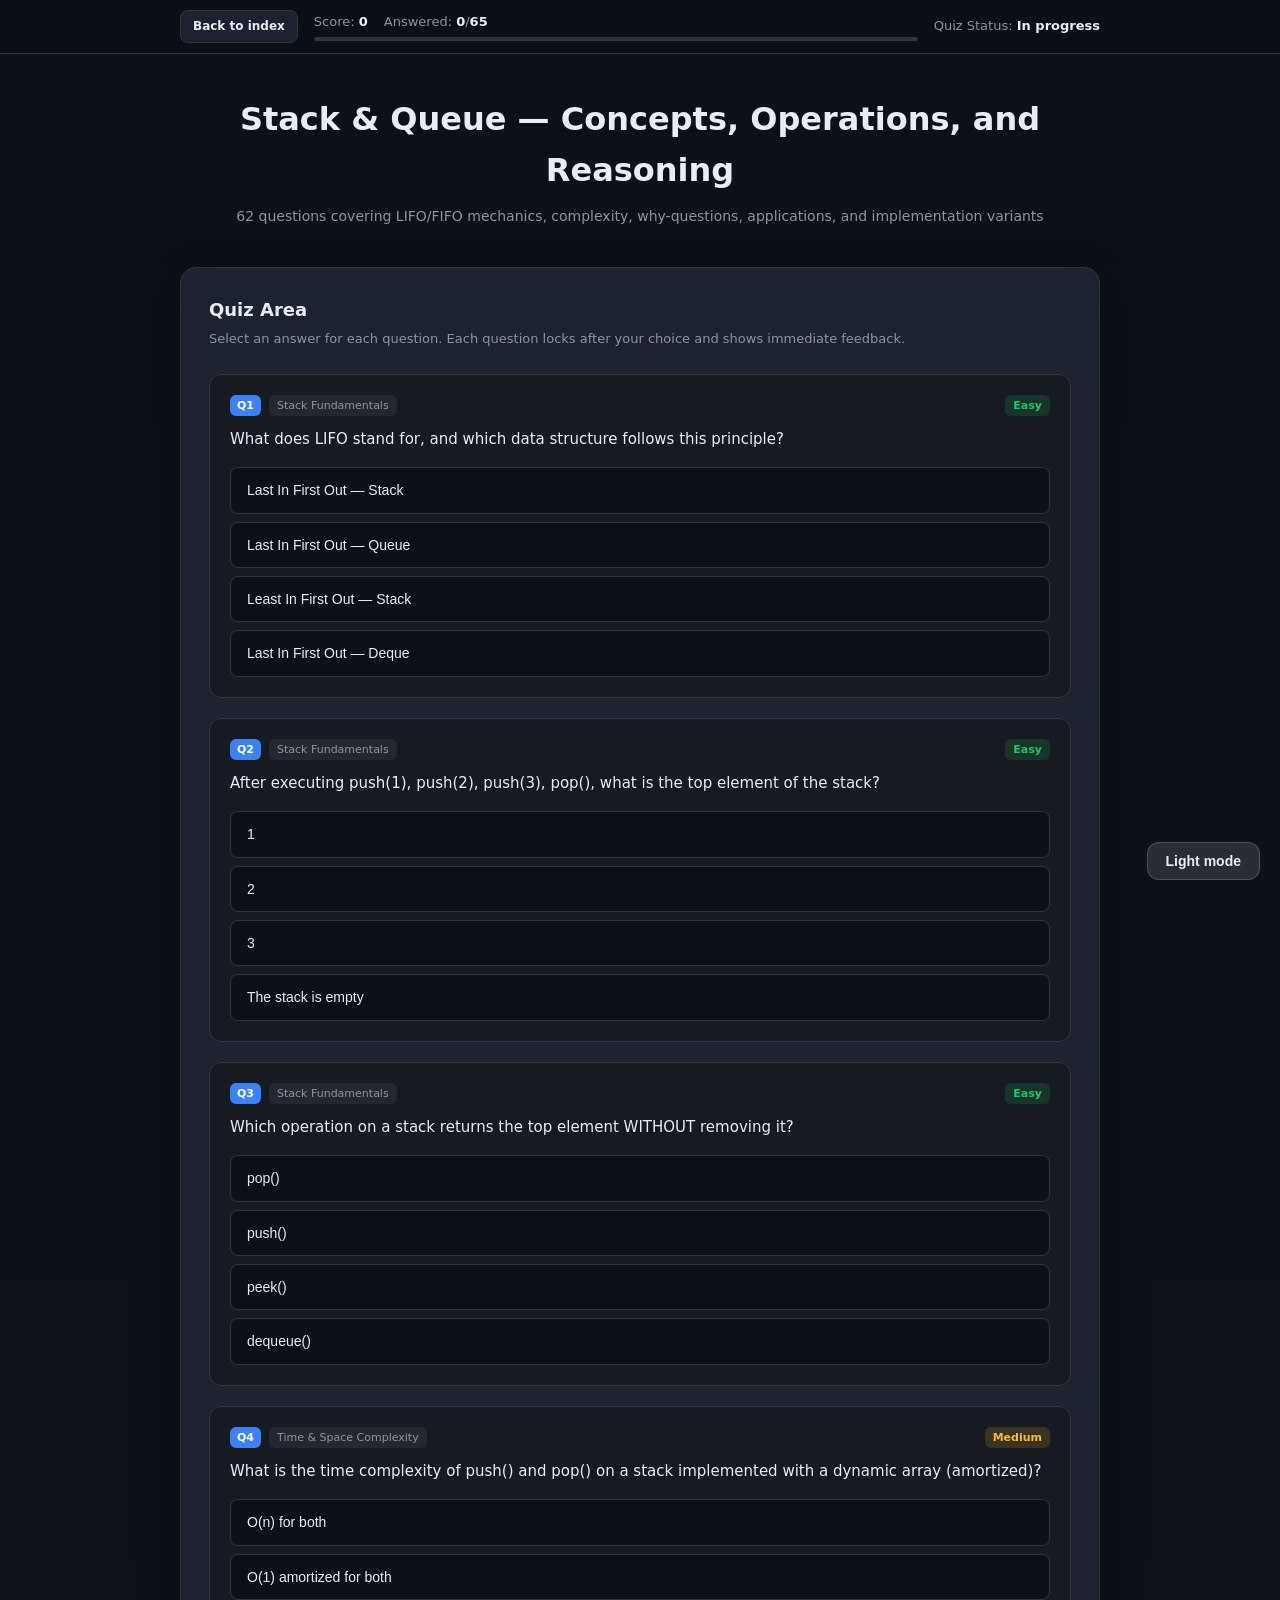
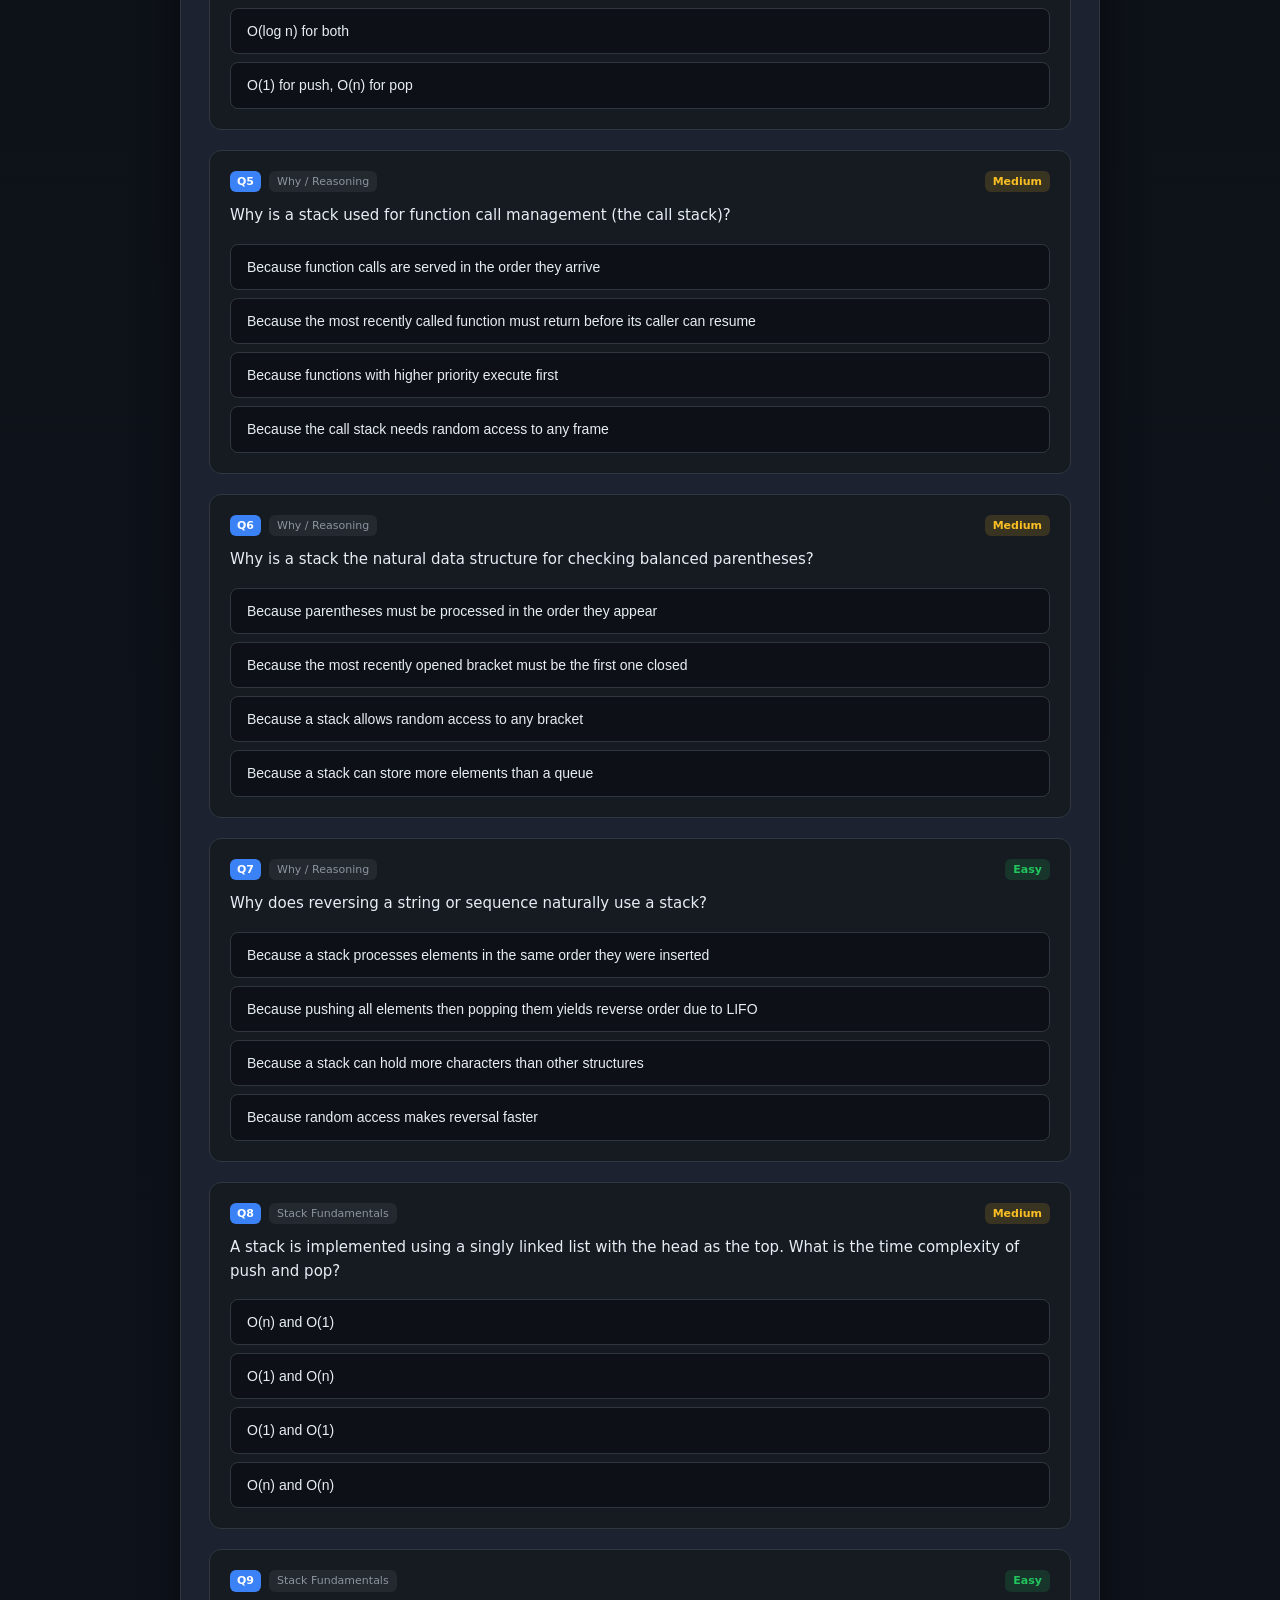
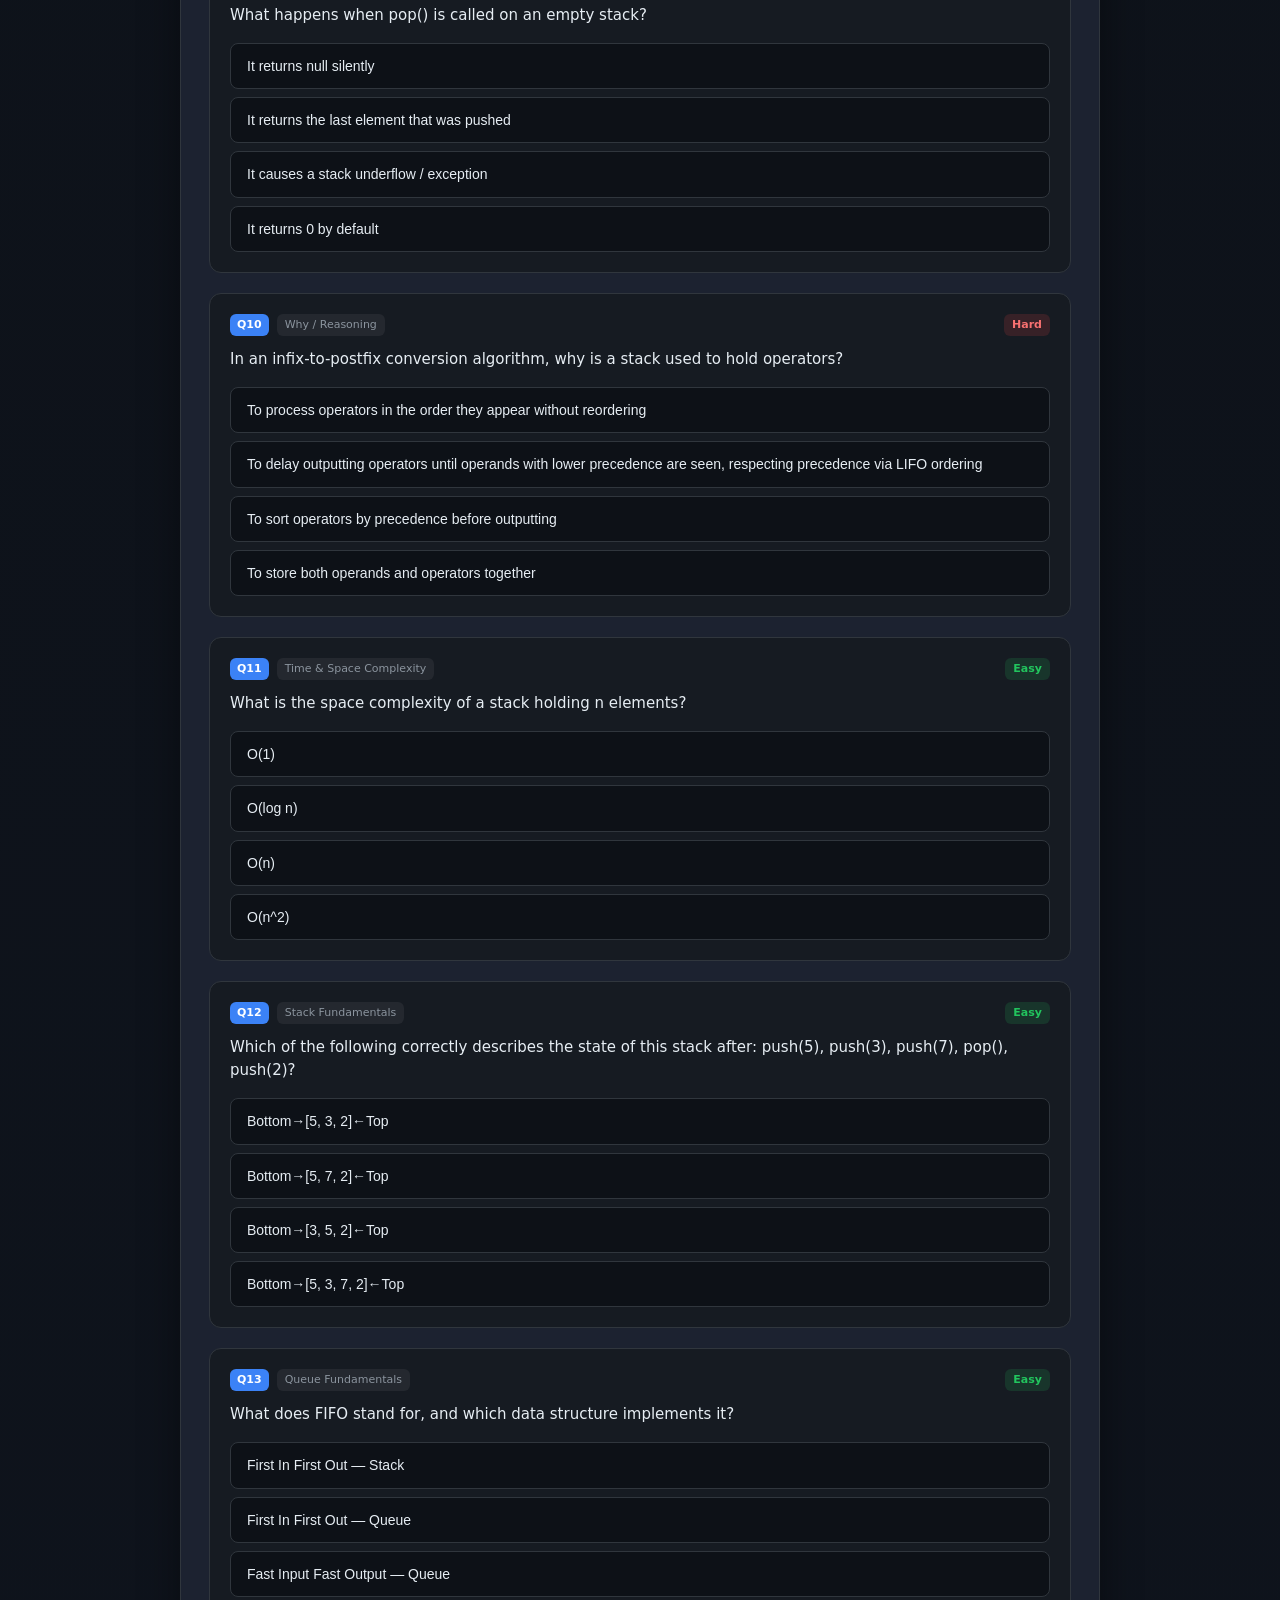
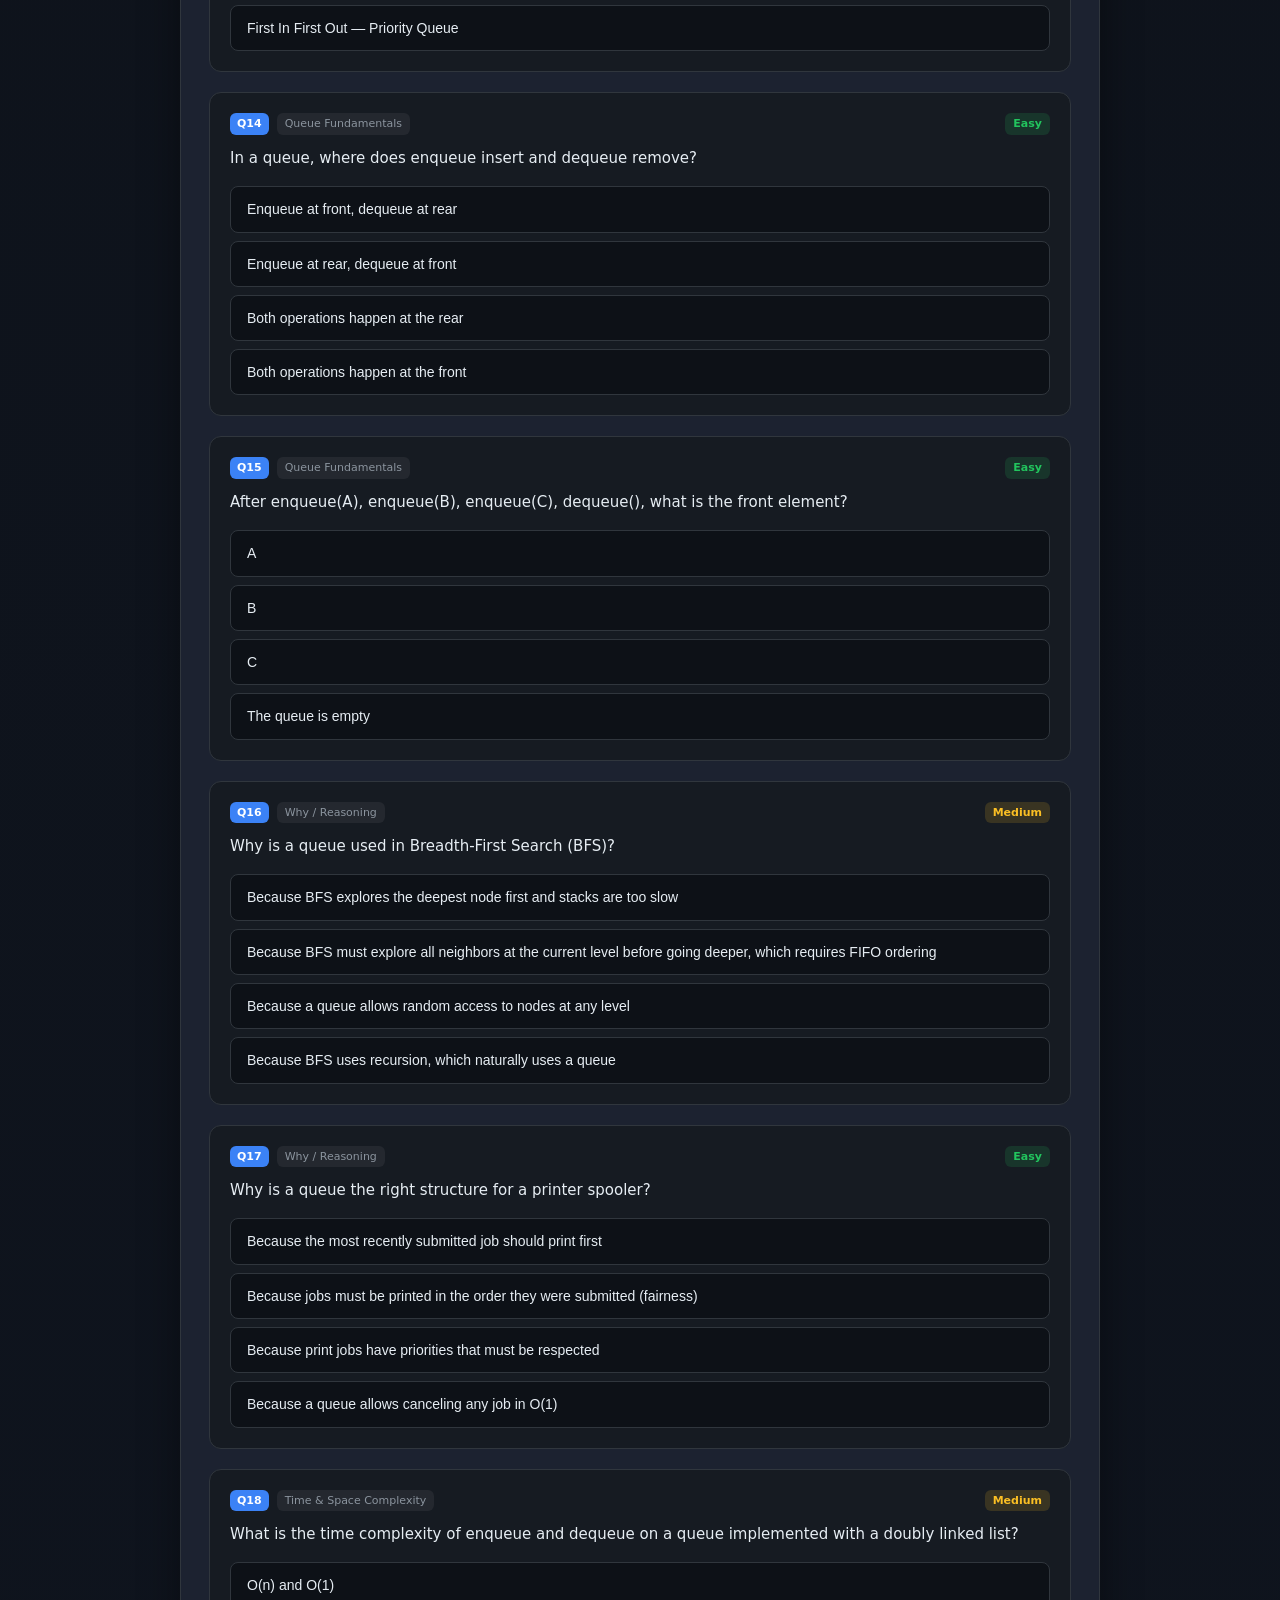
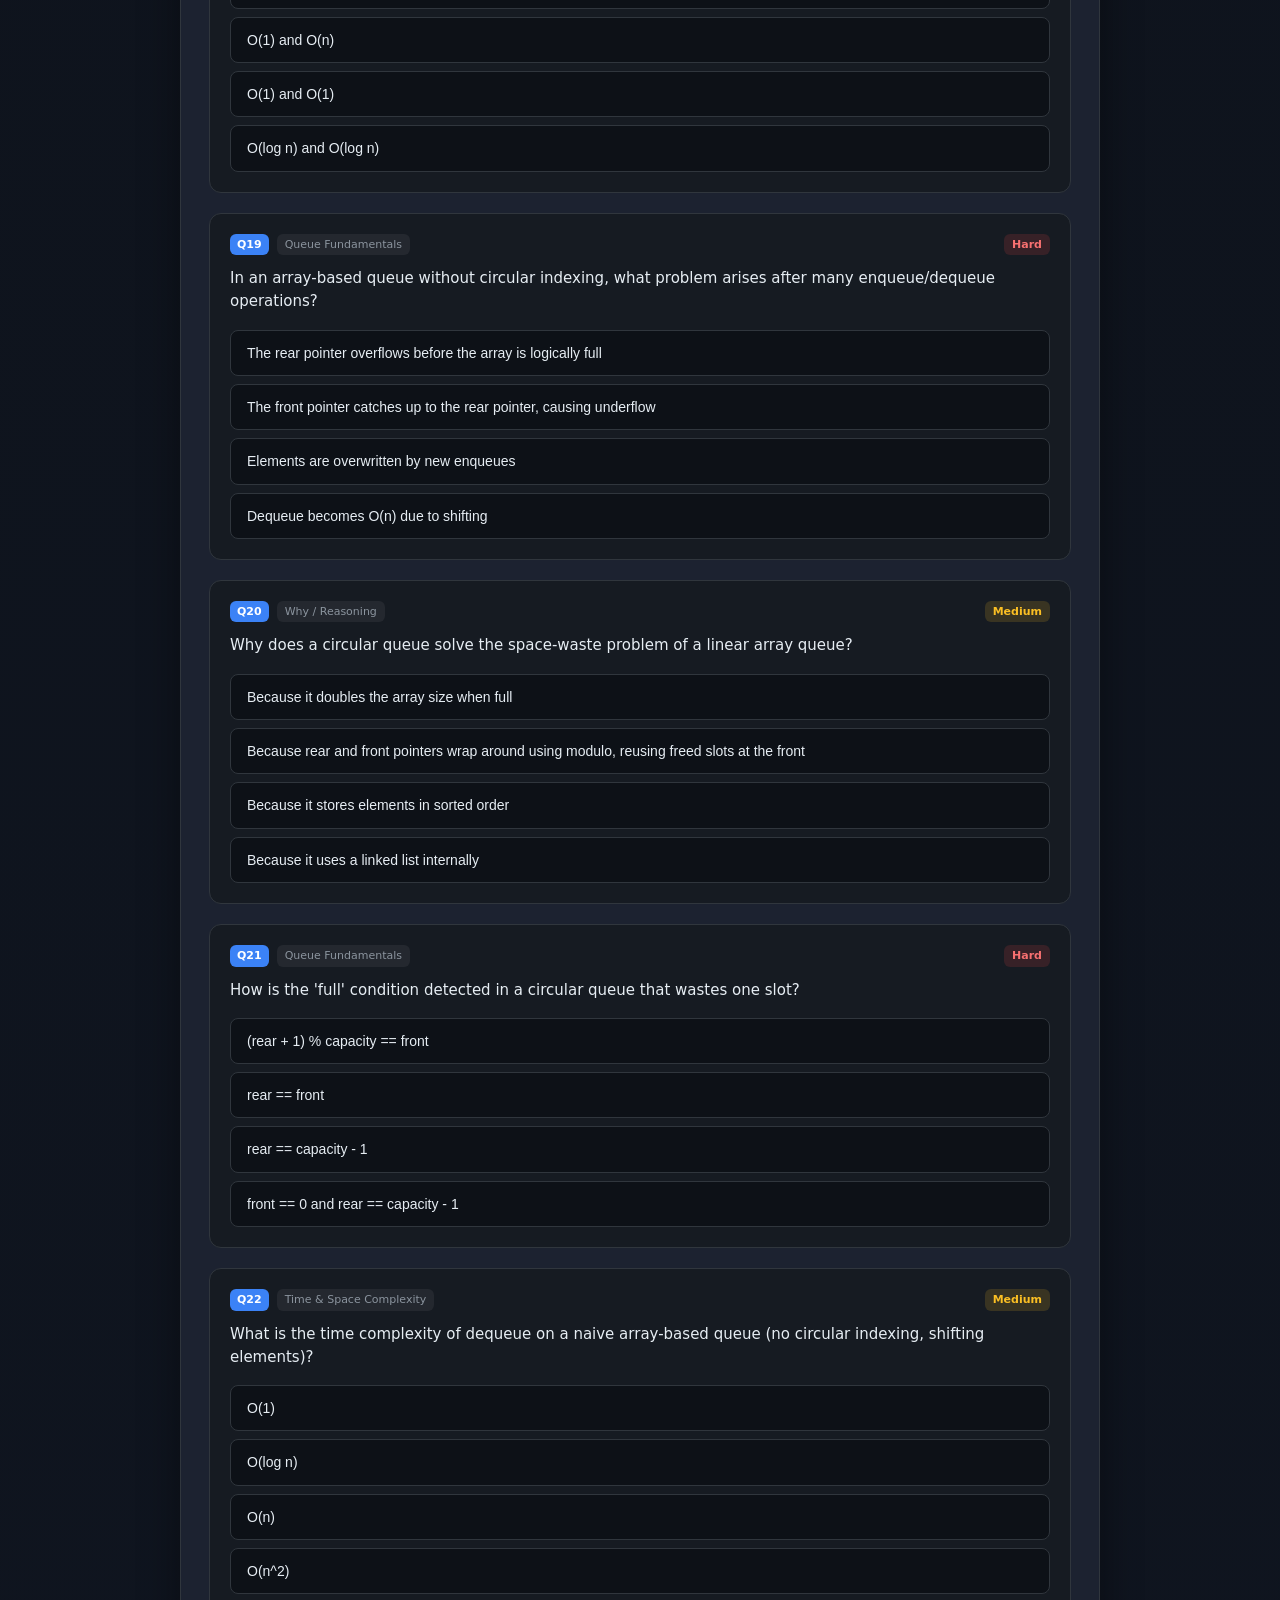
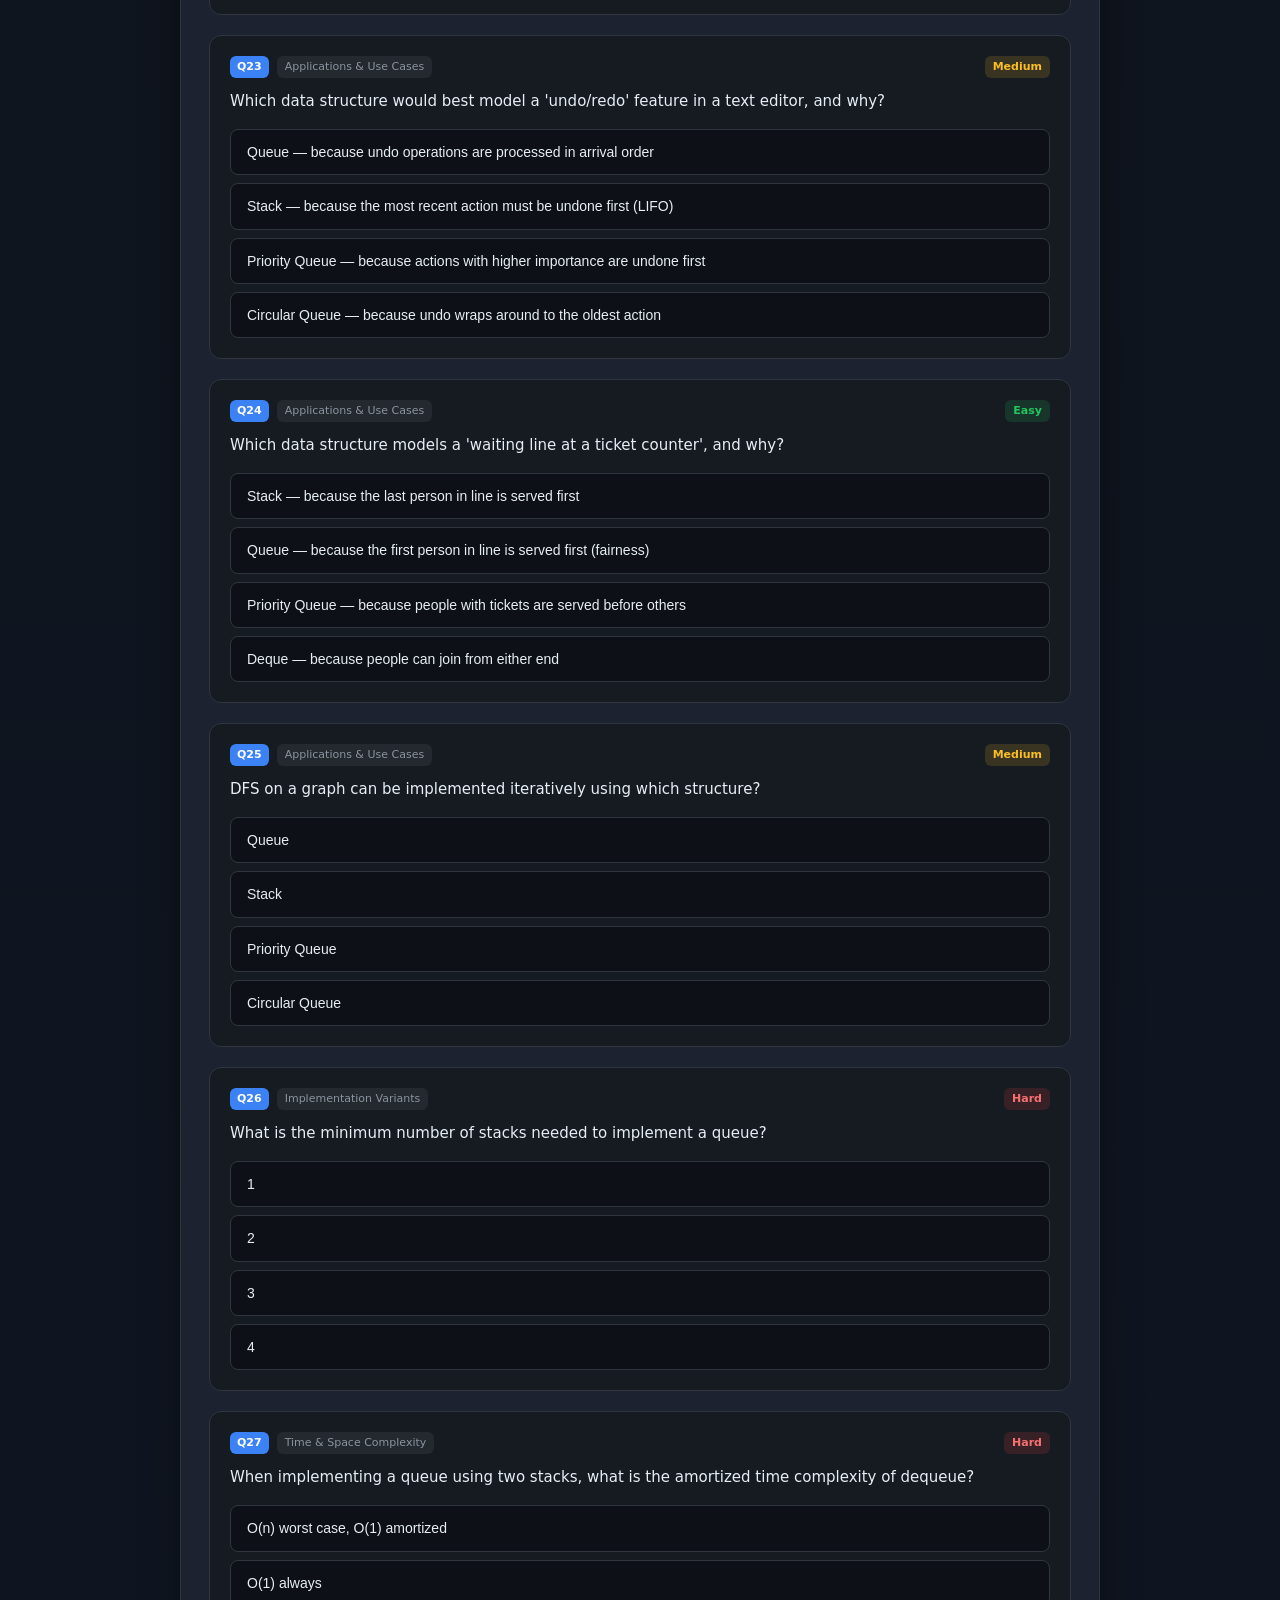
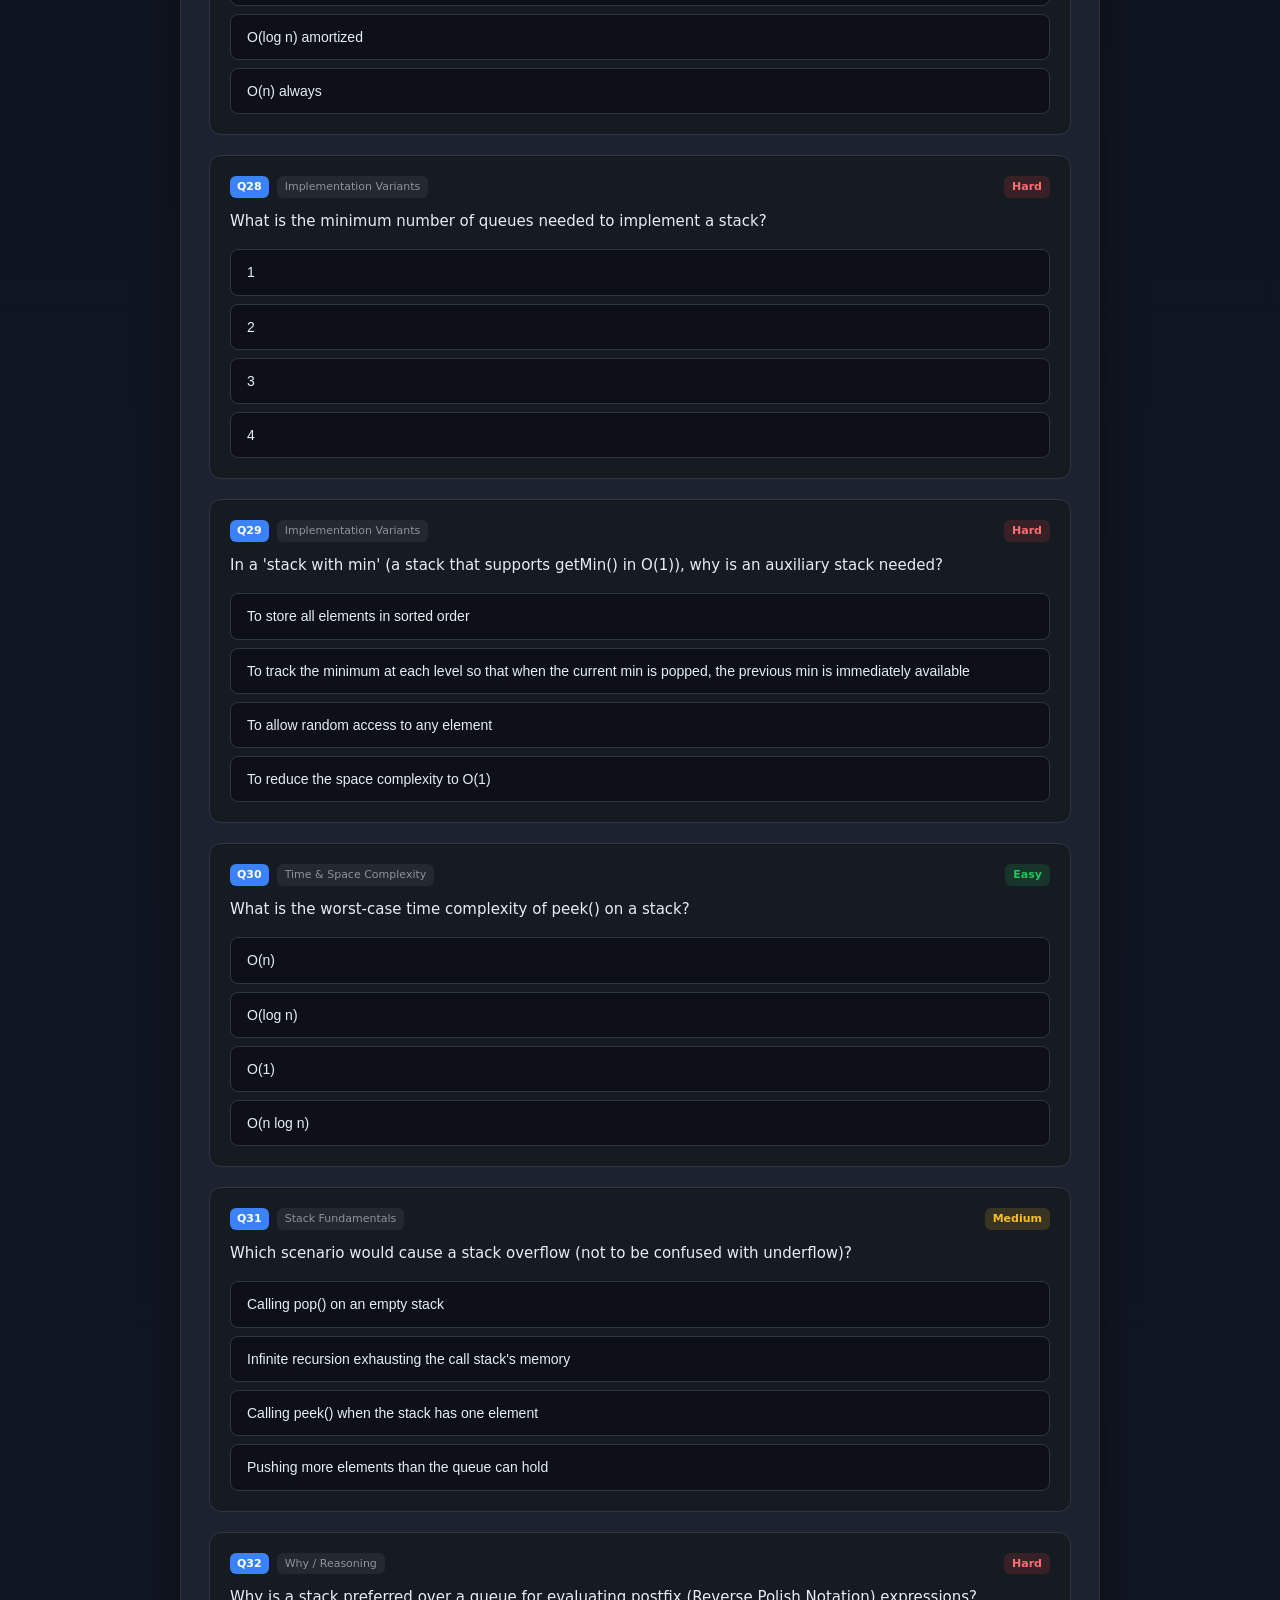
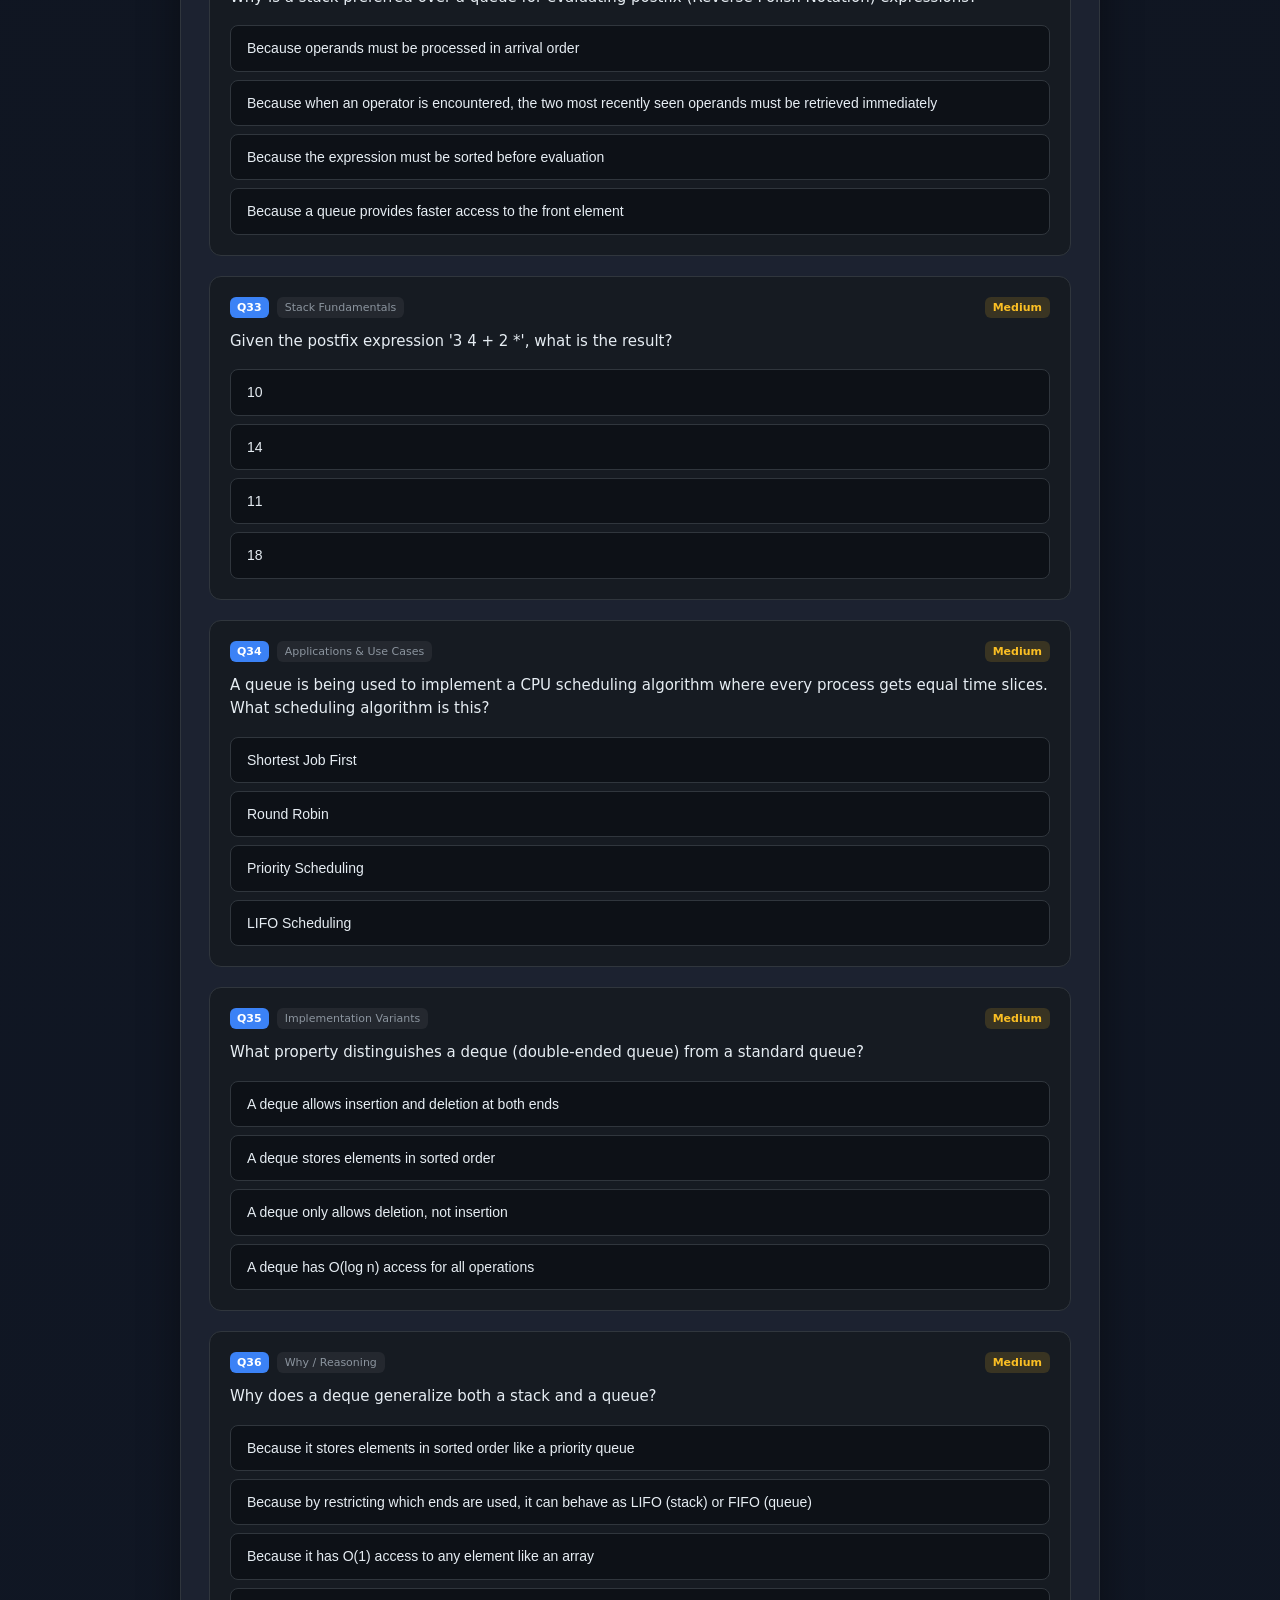
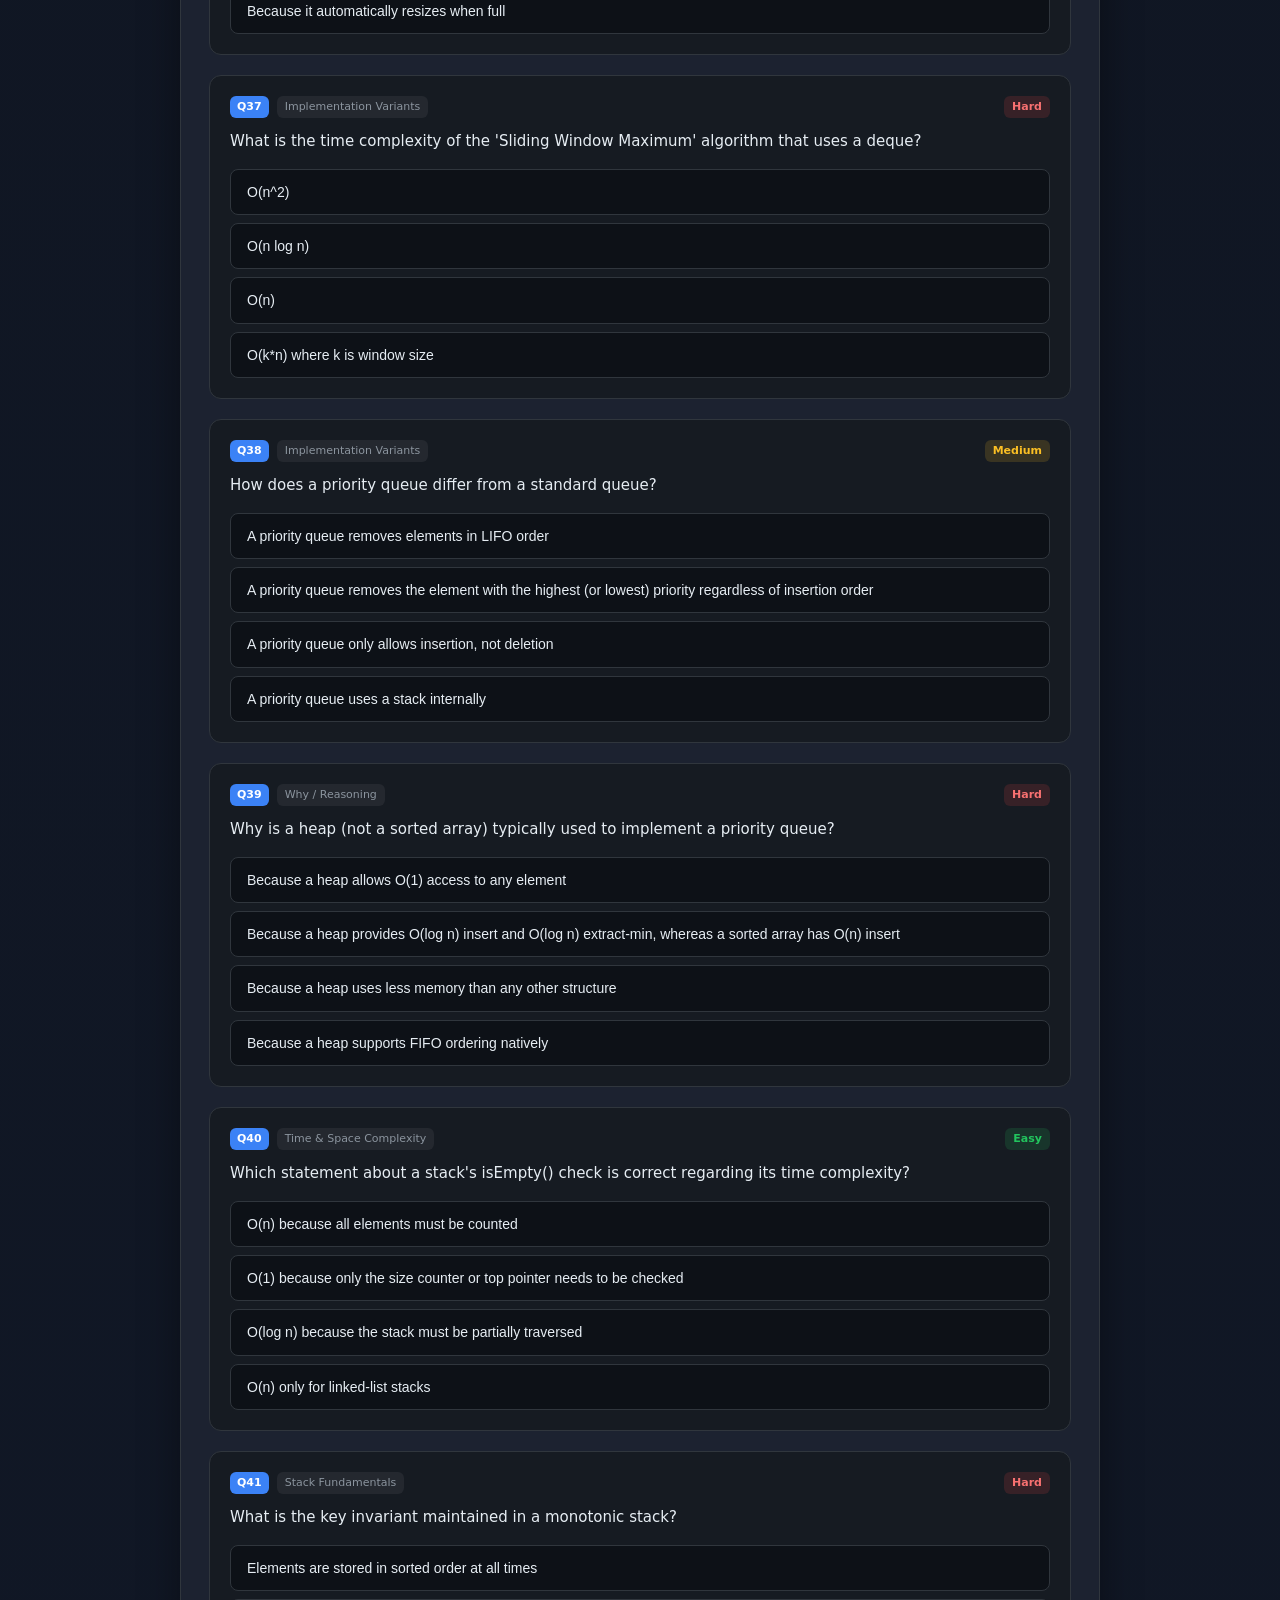
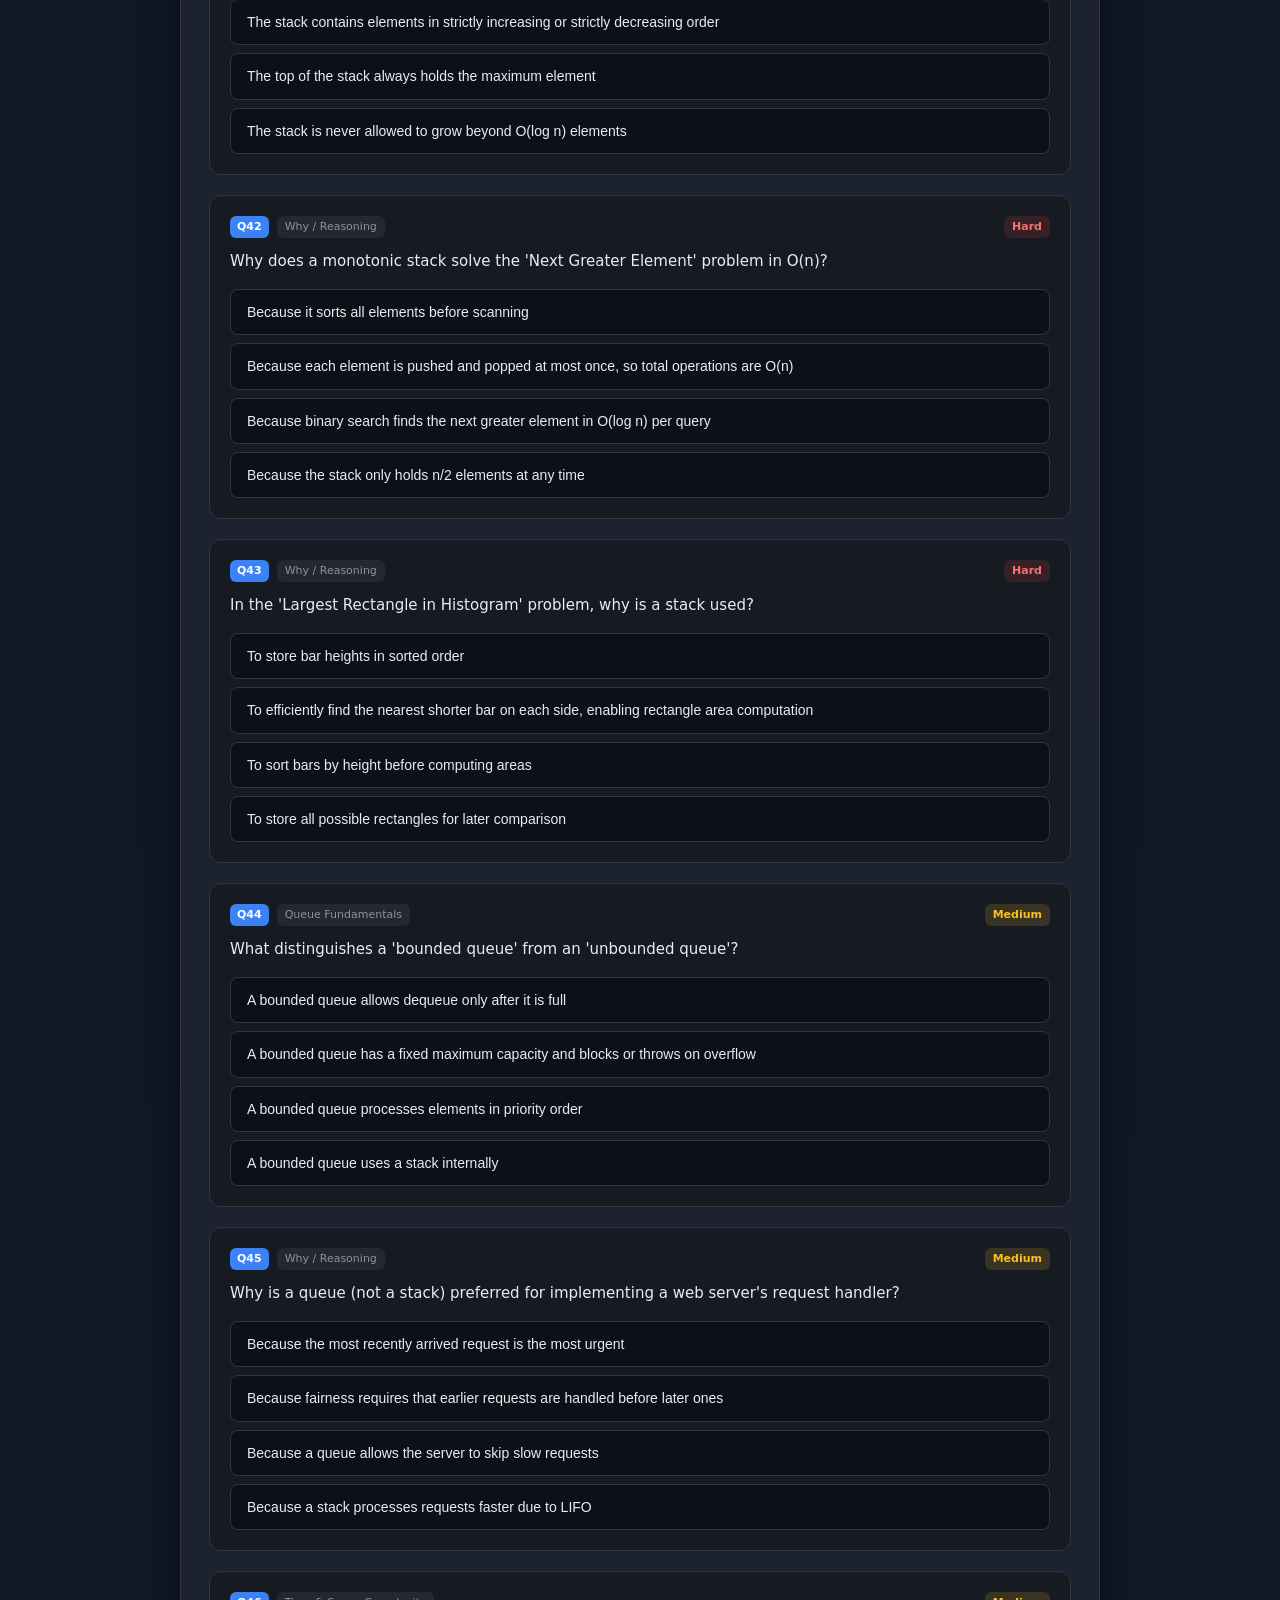
<file: stack_queue.html>
<!DOCTYPE html>
<html lang="en">
<head>
  <meta charset="UTF-8" />
  <meta name="viewport" content="width=device-width, initial-scale=1.0" />
  <title>Stack &amp; Queue — Concepts, Operations, and Reasoning</title>
  <link rel="stylesheet" href="layoutquiz.css" />
  <style>
    #themeToggle {
      position: fixed; bottom: 20px; right: 20px; z-index: 2000;
      padding: 10px 18px; border: none; border-radius: 12px; cursor: pointer;
      font-weight: 700; font-size: 14px;
      background: rgba(255,255,255,0.12); color: var(--text);
      backdrop-filter: blur(8px);
      border: 1px solid rgba(207,224,255,0.2);
      transition: .2s ease;
    }
    #themeToggle:hover { background: rgba(255,255,255,0.2); }
    body.light-mode {
      --bg: #f0f4ff; --bg2: #e8eeff; --card: #ffffff; --text: #14213a;
      --muted: #4a5a80; --primary: #2563eb; --primary2: #1d4ed8;
      --border: #c5d5f5; --shadow: 0 14px 40px rgba(0,0,0,.10);
    }
    body.light-mode {
      background: linear-gradient(180deg, #eef2ff, #e0e8ff 70%, #d5e0ff);
    }
    body.light-mode .panel,
    body.light-mode .result-card { color: #14213a; }
    body.light-mode .topbar {
      background: rgba(240,244,255,0.88);
      border-bottom-color: rgba(59,130,246,0.18);
    }
  </style>
</head>
<body>

  <header class="topbar">
    <div class="topbar-inner">
      <a class="btn btn-back" href="index.html">Back to index</a>
      <div class="top-info">
        <div class="stats-row">
          <div class="stat">Score: <span id="scoreText">0</span></div>
          <div class="stat">
            Answered: <span id="answeredText">0</span>/<span id="totalText">---</span>
          </div>
        </div>
        <div class="progress-wrap" aria-label="Progress bar">
          <div class="progress-bar" id="progressBar"></div>
        </div>
      </div>
      <div class="stat" style="justify-self:end;">
        Quiz Status: <span id="statusText">In progress</span>
      </div>
    </div>
  </header>

  <main class="container">
    <section class="hero">
      <h1 id="heroTitle">Quiz</h1>
      <p class="subtitle" id="heroSubtitle"></p>
    </section>

    <section class="panel">
      <div class="panel-head">
        <h2>Quiz Area</h2>
        <p>Select an answer for each question. Each question locks after your choice and shows immediate feedback.</p>
      </div>
      <div class="quiz-area" id="quizArea"></div>
      <div class="actions">
        <button class="btn btn-submit" id="submitBtn">Submit &amp; See Results</button>
      </div>
    </section>

    <section class="results" id="resultsSection"></section>
    <div class="footer-space"></div>
  </main>

  <button id="themeToggle" onclick="toggleTheme()">Light mode</button>

  <script>
    window.QUIZ_DATA_FILE = "stack_queue.json";
    function toggleTheme() {
      const body = document.body;
      const btn = document.getElementById('themeToggle');
      body.classList.toggle('light-mode');
      btn.textContent = body.classList.contains('light-mode') ? 'Dark mode' : 'Light mode';
    }
  </script>
  <script src="quiz.js"></script>
</body>
</html>
</file>
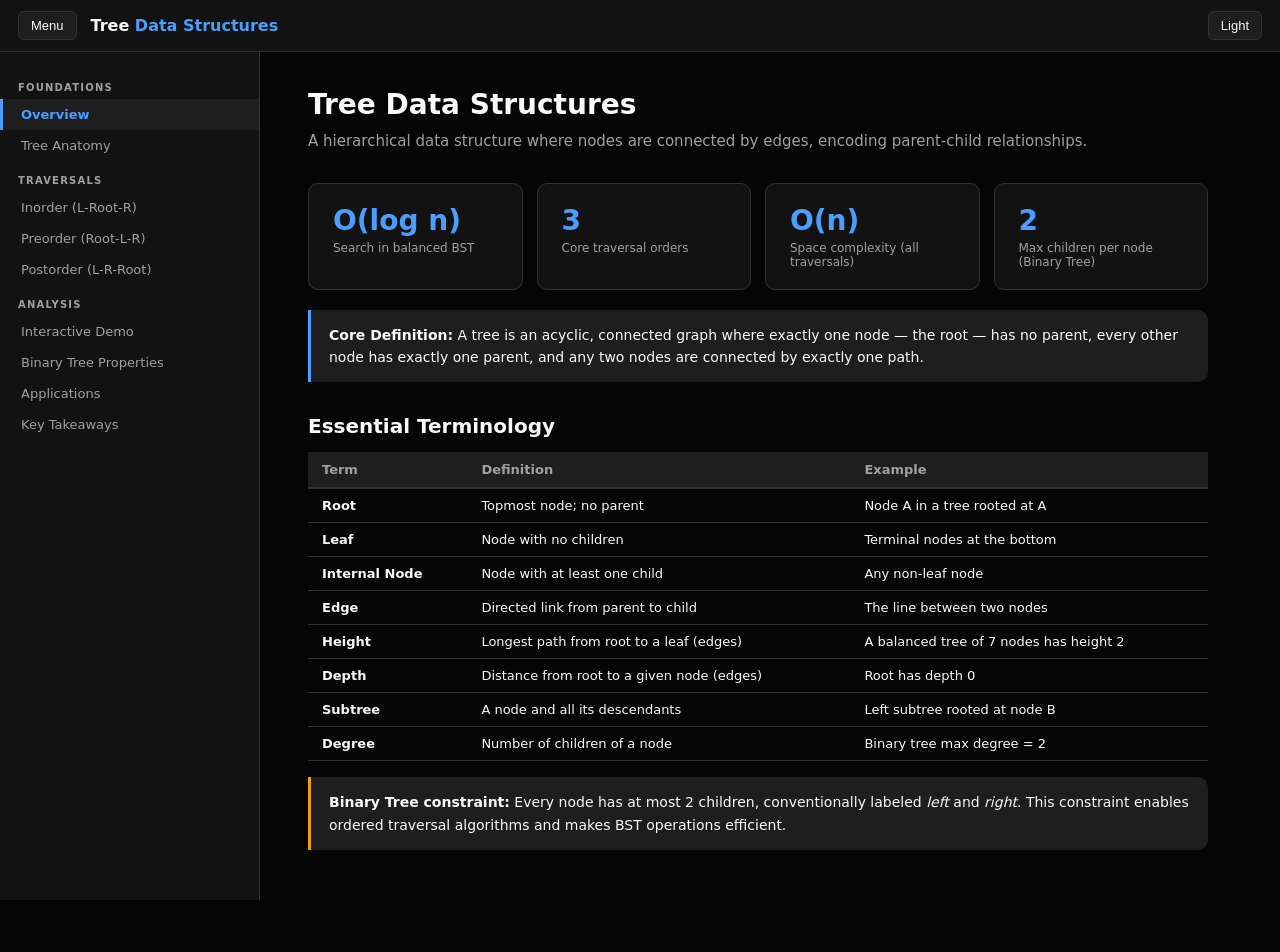
<file: tree-data-structures-knowledge.html>
<!DOCTYPE html>
<html lang="en" data-theme="dark">
<head>
<meta charset="UTF-8"/>
<meta name="viewport" content="width=device-width, initial-scale=1.0"/>
<title>Tree Data Structures</title>
<style>
:root {
  --font-sans: 'Segoe UI', system-ui, -apple-system, sans-serif;
  --font-mono: 'Cascadia Code', 'Fira Code', monospace;
  --radius: 10px;
  --sidebar-w: 260px;
  --transition: 0.25s ease;
}
[data-theme="dark"] {
  --bg: #050505; --bg2: #121212; --bg3: #1e1e1e;
  --border: #333333; --text: #fafafa; --text-muted: #a0a0a0;
  --accent: #4a9eff; --accent2: #9d7eff; --green: #1abc9c;
  --amber: #f39c12; --red: #e74c3c;
  --tab-active-bg: #4a9eff; --tab-active-text: #050505;
  --chart-grid: rgba(255,255,255,0.04);
}
[data-theme="light"] {
  --bg: #f0f2f8; --bg2: #ffffff; --bg3: #e8ecf4;
  --border: #d0d5e8; --text: #0d1117; --text-muted: #4b5563;
  --accent: #4361ee; --accent2: #7c3aed; --green: #059669;
  --amber: #d97706; --red: #dc2626;
  --tab-active-bg: #4361ee; --tab-active-text: #fff;
  --chart-grid: rgba(0,0,0,0.08);
}

*, *::before, *::after { box-sizing: border-box; margin: 0; padding: 0; }
body { font-family: var(--font-sans); background: var(--bg); color: var(--text); min-height: 100vh; }

/* TOPBAR */
#topbar {
  position: fixed; top: 0; left: 0; right: 0; height: 52px; z-index: 100;
  background: var(--bg2); border-bottom: 1px solid var(--border);
  display: flex; align-items: center; padding: 0 18px; gap: 14px;
}
#toggle-sidebar-btn, #theme-btn {
  background: var(--bg3); border: 1px solid var(--border); color: var(--text);
  padding: 6px 12px; border-radius: 6px; cursor: pointer; font-size: 13px;
  transition: background var(--transition);
}
#toggle-sidebar-btn:hover, #theme-btn:hover { background: var(--border); }
#topbar-title { font-size: 16px; font-weight: 700; flex: 1; }
#topbar-title span { color: var(--accent); }
#theme-btn { margin-left: auto; }

/* SIDEBAR */
#sidebar {
  position: fixed; top: 52px; left: 0; bottom: 0; width: var(--sidebar-w);
  background: var(--bg2); border-right: 1px solid var(--border);
  overflow-y: auto; transition: transform var(--transition); z-index: 90;
  padding: 16px 0 40px;
}
#sidebar.hidden { transform: translateX(-260px); }
.sidebar-label {
  font-size: 10px; font-weight: 700; text-transform: uppercase;
  letter-spacing: 1.2px; color: var(--text-muted); padding: 14px 18px 6px;
}
.nav-link {
  display: block; padding: 8px 18px; font-size: 13px; color: var(--text-muted);
  cursor: pointer; border-left: 3px solid transparent;
  transition: all var(--transition); text-decoration: none;
}
.nav-link:hover { color: var(--text); background: var(--bg3); }
.nav-link.active { color: var(--accent); font-weight: 700; border-left-color: var(--accent); background: var(--bg3); }

/* MAIN */
#main {
  margin-left: var(--sidebar-w); margin-top: 52px;
  padding: 36px 48px 80px; transition: margin-left var(--transition);
  min-height: calc(100vh - 52px);
}
#main.expanded { margin-left: 0; }
.page { display: none; max-width: 900px; animation: fadeIn 0.25s ease; }
.page.active { display: block; }
@keyframes fadeIn { from { opacity: 0; transform: translateY(8px); } to { opacity: 1; transform: translateY(0); } }

/* TYPOGRAPHY */
h1 { font-size: 28px; font-weight: 800; margin-bottom: 8px; }
h2 { font-size: 20px; font-weight: 700; margin: 32px 0 14px; color: var(--text); }
h3 { font-size: 15px; font-weight: 600; margin: 20px 0 10px; color: var(--text-muted); }
p { line-height: 1.7; color: var(--text-muted); margin-bottom: 12px; font-size: 14px; }
.page-subtitle { color: var(--text-muted); font-size: 15px; margin-bottom: 28px; }

/* CARDS */
.card { background: var(--bg2); border: 1px solid var(--border); border-radius: var(--radius); padding: 20px 24px; }
.card-row { display: flex; gap: 14px; flex-wrap: wrap; margin-bottom: 20px; }
.card-row .card { flex: 1; min-width: 150px; }
.stat-val { font-size: 28px; font-weight: 800; color: var(--accent); }
.stat-label { font-size: 12px; color: var(--text-muted); margin-top: 4px; }

/* CALLOUTS */
.callout {
  border-left: 3px solid var(--accent); background: var(--bg3);
  border-radius: 0 var(--radius) var(--radius) 0;
  padding: 14px 18px; margin: 16px 0; font-size: 14px; line-height: 1.6;
}
.callout.green { border-left-color: var(--green); }
.callout.amber { border-left-color: var(--amber); }
.callout.red { border-left-color: var(--red); }
.callout strong { color: var(--text); }

/* CODE BLOCKS */
pre {
  background: var(--bg3); border: 1px solid var(--border); border-radius: var(--radius);
  padding: 18px 20px; font-family: var(--font-mono); font-size: 13px;
  line-height: 1.65; overflow-x: auto; margin: 12px 0; color: var(--text);
  white-space: pre;
}
.kw { color: var(--accent); font-weight: 600; }
.cm { color: var(--text-muted); font-style: italic; }
.fn { color: var(--accent2); }
.nm { color: var(--green); }
.str { color: var(--amber); }

/* COMPARE TABLE */
.compare-table { width: 100%; border-collapse: collapse; font-size: 13px; margin: 14px 0; }
.compare-table th { background: var(--bg3); color: var(--text-muted); font-weight: 600; text-align: left; padding: 10px 14px; border-bottom: 2px solid var(--border); }
.compare-table td { padding: 9px 14px; border-bottom: 1px solid var(--border); color: var(--text); vertical-align: top; }
.compare-table tr:hover td { background: var(--bg3); }
.badge { display: inline-block; padding: 2px 8px; border-radius: 4px; font-size: 11px; font-weight: 700; }
.badge-green { background: rgba(26,188,156,0.15); color: var(--green); }
.badge-amber { background: rgba(243,156,18,0.15); color: var(--amber); }
.badge-red { background: rgba(231,76,60,0.15); color: var(--red); }
.badge-accent { background: rgba(74,158,255,0.15); color: var(--accent); }
.badge-purple { background: rgba(157,126,255,0.15); color: var(--accent2); }

/* CHART WRAP */
.chart-wrap { background: var(--bg2); border: 1px solid var(--border); border-radius: var(--radius); padding: 20px; margin: 16px 0; }
.chart-wrap svg text { font-family: var(--font-sans); }

/* TRAVERSAL DEMO */
.trav-btns { display: flex; gap: 10px; flex-wrap: wrap; margin-bottom: 16px; }
.trav-btn {
  padding: 8px 18px; border-radius: 6px; border: 1px solid var(--border);
  background: var(--bg3); color: var(--text); cursor: pointer; font-size: 13px;
  font-weight: 600; transition: all var(--transition);
}
.trav-btn:hover { border-color: var(--accent); color: var(--accent); }
.trav-btn.active { background: var(--tab-active-bg); color: var(--tab-active-text); border-color: var(--tab-active-bg); }
.demo-controls { display: flex; gap: 10px; align-items: center; margin: 14px 0; flex-wrap: wrap; }
.demo-btn {
  padding: 7px 16px; border-radius: 6px; border: 1px solid var(--border);
  background: var(--bg3); color: var(--text); cursor: pointer; font-size: 13px;
  transition: all var(--transition);
}
.demo-btn:hover { background: var(--border); }
.demo-btn.primary { background: var(--accent); color: var(--bg); border-color: var(--accent); font-weight: 700; }
.demo-btn.primary:hover { opacity: 0.85; }
.visit-seq { display: flex; gap: 8px; flex-wrap: wrap; align-items: center; margin: 12px 0; min-height: 36px; }
.visit-chip {
  padding: 4px 12px; border-radius: 20px; font-size: 13px; font-weight: 700;
  background: var(--bg3); border: 1px solid var(--border); color: var(--text-muted);
  transition: all 0.3s ease;
}
.visit-chip.visited { background: var(--accent); color: var(--bg); border-color: var(--accent); }
.visit-chip.current { background: var(--amber); color: var(--bg); border-color: var(--amber); transform: scale(1.1); }
.step-info { font-size: 13px; color: var(--text-muted); min-height: 22px; }

/* PROGRESS BAR */
.progress-bar { background: var(--bg3); border-radius: 4px; height: 7px; overflow: hidden; margin: 8px 0 4px; }
.progress-fill { height: 100%; background: linear-gradient(90deg, var(--accent), var(--accent2)); border-radius: 4px; transition: width 0.6s ease; }

/* SECTION DIVIDER */
.section-divider { border: none; border-top: 1px solid var(--border); margin: 28px 0; }

/* PSEUDO BLOCK */
.pseudo-wrap { margin: 14px 0; }
.pseudo-label { font-size: 11px; font-weight: 700; text-transform: uppercase; letter-spacing: 1px; color: var(--text-muted); margin-bottom: 6px; }
.pseudo-title { font-size: 14px; font-weight: 600; color: var(--accent2); margin-bottom: 8px; }

/* APP CARDS */
.app-grid { display: grid; grid-template-columns: repeat(auto-fill, minmax(240px,1fr)); gap: 14px; margin: 16px 0; }
.app-card { background: var(--bg2); border: 1px solid var(--border); border-radius: var(--radius); padding: 18px 20px; }
.app-card h4 { font-size: 14px; font-weight: 700; color: var(--accent); margin-bottom: 8px; }
.app-card p { font-size: 13px; margin: 0; }

/* COMPLEXITY TABLE */
.cplx-bar-wrap { display: flex; align-items: center; gap: 10px; }
.cplx-bar { height: 8px; border-radius: 4px; min-width: 4px; transition: width 0.5s ease; }

@media (max-width: 700px) {
  #sidebar { transform: translateX(-260px); }
  #sidebar.visible { transform: translateX(0); }
  #main { margin-left: 0; padding: 24px 18px 60px; }
  #main.expanded { margin-left: 0; }
  h1 { font-size: 22px; }
}
</style>
</head>
<body>

<!-- TOPBAR -->
<div id="topbar">
  <button id="toggle-sidebar-btn" onclick="toggleSidebar()">Menu</button>
  <div id="topbar-title">Tree <span>Data Structures</span></div>
  <button id="theme-btn" onclick="toggleTheme()">Light</button>
</div>

<!-- SIDEBAR -->
<nav id="sidebar">
  <div class="sidebar-label">Foundations</div>
  <a class="nav-link active" onclick="showPage('overview')">Overview</a>
  <a class="nav-link" onclick="showPage('anatomy')">Tree Anatomy</a>

  <div class="sidebar-label">Traversals</div>
  <a class="nav-link" onclick="showPage('inorder')">Inorder (L-Root-R)</a>
  <a class="nav-link" onclick="showPage('preorder')">Preorder (Root-L-R)</a>
  <a class="nav-link" onclick="showPage('postorder')">Postorder (L-R-Root)</a>

  <div class="sidebar-label">Analysis</div>
  <a class="nav-link" onclick="showPage('demo')">Interactive Demo</a>
  <a class="nav-link" onclick="showPage('properties')">Binary Tree Properties</a>
  <a class="nav-link" onclick="showPage('applications')">Applications</a>
  <a class="nav-link" onclick="showPage('takeaways')">Key Takeaways</a>
</nav>

<!-- MAIN -->
<main id="main">

<!-- ===== PAGE: OVERVIEW ===== -->
<div id="page-overview" class="page active">
  <h1>Tree Data Structures</h1>
  <p class="page-subtitle">A hierarchical data structure where nodes are connected by edges, encoding parent-child relationships.</p>

  <div class="card-row">
    <div class="card">
      <div class="stat-val">O(log n)</div>
      <div class="stat-label">Search in balanced BST</div>
    </div>
    <div class="card">
      <div class="stat-val">3</div>
      <div class="stat-label">Core traversal orders</div>
    </div>
    <div class="card">
      <div class="stat-val">O(n)</div>
      <div class="stat-label">Space complexity (all traversals)</div>
    </div>
    <div class="card">
      <div class="stat-val">2</div>
      <div class="stat-label">Max children per node (Binary Tree)</div>
    </div>
  </div>

  <div class="callout">
    <strong>Core Definition:</strong> A tree is an acyclic, connected graph where exactly one node — the root — has no parent, every other node has exactly one parent, and any two nodes are connected by exactly one path.
  </div>

  <h2>Essential Terminology</h2>
  <table class="compare-table">
    <thead><tr><th>Term</th><th>Definition</th><th>Example</th></tr></thead>
    <tbody>
      <tr><td><strong>Root</strong></td><td>Topmost node; no parent</td><td>Node A in a tree rooted at A</td></tr>
      <tr><td><strong>Leaf</strong></td><td>Node with no children</td><td>Terminal nodes at the bottom</td></tr>
      <tr><td><strong>Internal Node</strong></td><td>Node with at least one child</td><td>Any non-leaf node</td></tr>
      <tr><td><strong>Edge</strong></td><td>Directed link from parent to child</td><td>The line between two nodes</td></tr>
      <tr><td><strong>Height</strong></td><td>Longest path from root to a leaf (edges)</td><td>A balanced tree of 7 nodes has height 2</td></tr>
      <tr><td><strong>Depth</strong></td><td>Distance from root to a given node (edges)</td><td>Root has depth 0</td></tr>
      <tr><td><strong>Subtree</strong></td><td>A node and all its descendants</td><td>Left subtree rooted at node B</td></tr>
      <tr><td><strong>Degree</strong></td><td>Number of children of a node</td><td>Binary tree max degree = 2</td></tr>
    </tbody>
  </table>

  <div class="callout amber">
    <strong>Binary Tree constraint:</strong> Every node has at most 2 children, conventionally labeled <em>left</em> and <em>right</em>. This constraint enables ordered traversal algorithms and makes BST operations efficient.
  </div>
</div>

<!-- ===== PAGE: ANATOMY ===== -->
<div id="page-anatomy" class="page">
  <h1>Tree Anatomy</h1>
  <p class="page-subtitle">Visual breakdown of a binary tree — nodes, levels, edges, and structural roles.</p>

  <div class="chart-wrap">
    <svg id="anatomy-svg" viewBox="0 0 700 340" width="100%" style="display:block;">
      <!-- Level lines -->
      <text x="10" y="58" font-size="11" fill="var(--text-muted)">Level 0</text>
      <text x="10" y="138" font-size="11" fill="var(--text-muted)">Level 1</text>
      <text x="10" y="218" font-size="11" fill="var(--text-muted)">Level 2</text>
      <text x="10" y="298" font-size="11" fill="var(--text-muted)">Level 3</text>

      <!-- Edges -->
      <line x1="350" y1="64" x2="210" y2="134" stroke="var(--border)" stroke-width="2"/>
      <line x1="350" y1="64" x2="490" y2="134" stroke="var(--border)" stroke-width="2"/>
      <line x1="210" y1="154" x2="140" y2="214" stroke="var(--border)" stroke-width="2"/>
      <line x1="210" y1="154" x2="280" y2="214" stroke="var(--border)" stroke-width="2"/>
      <line x1="490" y1="154" x2="420" y2="214" stroke="var(--border)" stroke-width="2"/>
      <line x1="490" y1="154" x2="560" y2="214" stroke="var(--border)" stroke-width="2"/>
      <line x1="140" y1="234" x2="105" y2="284" stroke="var(--border)" stroke-width="2"/>
      <line x1="140" y1="234" x2="175" y2="284" stroke="var(--border)" stroke-width="2"/>

      <!-- Root node -->
      <circle cx="350" cy="50" r="22" fill="var(--accent)" opacity="0.9"/>
      <text x="350" y="55" text-anchor="middle" font-size="14" font-weight="bold" fill="var(--bg)">50</text>

      <!-- Level 1 -->
      <circle cx="210" cy="144" r="22" fill="var(--accent2)" opacity="0.85"/>
      <text x="210" y="149" text-anchor="middle" font-size="14" font-weight="bold" fill="var(--bg)">30</text>
      <circle cx="490" cy="144" r="22" fill="var(--accent2)" opacity="0.85"/>
      <text x="490" y="149" text-anchor="middle" font-size="14" font-weight="bold" fill="var(--bg)">70</text>

      <!-- Level 2 -->
      <circle cx="140" cy="224" r="22" fill="var(--bg3)" stroke="var(--border)" stroke-width="2"/>
      <text x="140" y="229" text-anchor="middle" font-size="14" fill="var(--text)">20</text>
      <circle cx="280" cy="224" r="22" fill="var(--bg3)" stroke="var(--border)" stroke-width="2"/>
      <text x="280" y="229" text-anchor="middle" font-size="14" fill="var(--text)">40</text>
      <circle cx="420" cy="224" r="22" fill="var(--bg3)" stroke="var(--border)" stroke-width="2"/>
      <text x="420" y="229" text-anchor="middle" font-size="14" fill="var(--text)">60</text>
      <circle cx="560" cy="224" r="22" fill="var(--green)" opacity="0.8"/>
      <text x="560" y="229" text-anchor="middle" font-size="14" font-weight="bold" fill="var(--bg)">80</text>

      <!-- Level 3 (leaves) -->
      <circle cx="105" cy="290" r="20" fill="var(--amber)" opacity="0.8"/>
      <text x="105" y="295" text-anchor="middle" font-size="13" font-weight="bold" fill="var(--bg)">10</text>
      <circle cx="175" cy="290" r="20" fill="var(--amber)" opacity="0.8"/>
      <text x="175" y="295" text-anchor="middle" font-size="13" font-weight="bold" fill="var(--bg)">25</text>

      <!-- Labels -->
      <rect x="370" y="30" width="68" height="20" rx="4" fill="var(--accent)" opacity="0.2"/>
      <text x="404" y="44" text-anchor="middle" font-size="11" fill="var(--accent)" font-weight="700">ROOT</text>

      <rect x="578" y="204" width="60" height="20" rx="4" fill="var(--green)" opacity="0.2"/>
      <text x="608" y="218" text-anchor="middle" font-size="11" fill="var(--green)" font-weight="700">INTERNAL</text>

      <rect x="56" y="270" width="50" height="20" rx="4" fill="var(--amber)" opacity="0.2"/>
      <text x="81" y="284" text-anchor="middle" font-size="11" fill="var(--amber)" font-weight="700">LEAF</text>
      <rect x="188" y="270" width="50" height="20" rx="4" fill="var(--amber)" opacity="0.2"/>
      <text x="213" y="284" text-anchor="middle" font-size="11" fill="var(--amber)" font-weight="700">LEAF</text>

      <!-- Depth arrow -->
      <line x1="650" y1="50" x2="650" y2="290" stroke="var(--text-muted)" stroke-width="1" stroke-dasharray="4,3"/>
      <text x="665" y="50" font-size="10" fill="var(--text-muted)">d=0</text>
      <text x="665" y="144" font-size="10" fill="var(--text-muted)">d=1</text>
      <text x="665" y="224" font-size="10" fill="var(--text-muted)">d=2</text>
      <text x="665" y="290" font-size="10" fill="var(--text-muted)">d=3</text>
    </svg>
  </div>

  <div class="callout">
    <strong>Legend:</strong> Blue = Root &nbsp;|&nbsp; Purple = Internal node (level 1) &nbsp;|&nbsp; Gray = Internal nodes (level 2) &nbsp;|&nbsp; Green = Internal node with no right child shown &nbsp;|&nbsp; Orange = Leaf nodes (depth 3)
  </div>

  <h2>Structural Properties</h2>
  <table class="compare-table">
    <thead><tr><th>Property</th><th>Value (this tree)</th><th>General Formula</th></tr></thead>
    <tbody>
      <tr><td>Height</td><td>3 (root to leaf 10/25)</td><td>max depth of any leaf</td></tr>
      <tr><td>Number of nodes</td><td>9</td><td>varies</td></tr>
      <tr><td>Leaves</td><td>5 (10, 25, 40, 60, 80 — 40, 60 have no children shown)</td><td>floor(n/2) + 1 for full binary tree</td></tr>
      <tr><td>Max nodes at level k</td><td>2^k</td><td>2^k</td></tr>
      <tr><td>Max nodes in full tree of height h</td><td>2^(h+1) - 1</td><td>2^(h+1) - 1</td></tr>
    </tbody>
  </table>
</div>

<!-- ===== PAGE: INORDER ===== -->
<div id="page-inorder" class="page">
  <h1>Inorder Traversal</h1>
  <p class="page-subtitle">Visit order: <strong>Left subtree → Root → Right subtree</strong>. For a BST, produces nodes in sorted ascending order.</p>

  <div class="callout green">
    <strong>Key property:</strong> Inorder traversal of a Binary Search Tree always yields keys in non-decreasing order — this is the standard method for BST sorted enumeration.
  </div>

  <!-- SVG diagram -->
  <h2>Traversal Order Diagram</h2>
  <div class="chart-wrap">
    <svg viewBox="0 0 600 280" width="100%" style="display:block;">
      <!-- edges -->
      <line x1="300" y1="54" x2="180" y2="114" stroke="var(--border)" stroke-width="2"/>
      <line x1="300" y1="54" x2="420" y2="114" stroke="var(--border)" stroke-width="2"/>
      <line x1="180" y1="134" x2="110" y2="194" stroke="var(--border)" stroke-width="2"/>
      <line x1="180" y1="134" x2="250" y2="194" stroke="var(--border)" stroke-width="2"/>
      <line x1="420" y1="134" x2="360" y2="194" stroke="var(--border)" stroke-width="2"/>
      <line x1="420" y1="134" x2="490" y2="194" stroke="var(--border)" stroke-width="2"/>
      <!-- nodes with visit order numbers -->
      <circle cx="300" cy="40" r="24" fill="var(--bg3)" stroke="var(--accent)" stroke-width="2"/>
      <text x="300" y="37" text-anchor="middle" font-size="13" fill="var(--text)">40</text>
      <text x="300" y="52" text-anchor="middle" font-size="10" fill="var(--amber)" font-weight="700">4th</text>

      <circle cx="180" cy="124" r="24" fill="var(--bg3)" stroke="var(--accent)" stroke-width="2"/>
      <text x="180" y="121" text-anchor="middle" font-size="13" fill="var(--text)">20</text>
      <text x="180" y="136" text-anchor="middle" font-size="10" fill="var(--amber)" font-weight="700">2nd</text>

      <circle cx="420" cy="124" r="24" fill="var(--bg3)" stroke="var(--accent)" stroke-width="2"/>
      <text x="420" y="121" text-anchor="middle" font-size="13" fill="var(--text)">60</text>
      <text x="420" y="136" text-anchor="middle" font-size="10" fill="var(--amber)" font-weight="700">5th</text>

      <circle cx="110" cy="204" r="24" fill="var(--accent)" opacity="0.8"/>
      <text x="110" y="201" text-anchor="middle" font-size="13" fill="var(--bg)">10</text>
      <text x="110" y="216" text-anchor="middle" font-size="10" fill="var(--accent)" font-weight="700">1st</text>

      <circle cx="250" cy="204" r="24" fill="var(--accent)" opacity="0.8"/>
      <text x="250" y="201" text-anchor="middle" font-size="13" fill="var(--bg)">30</text>
      <text x="250" y="216" text-anchor="middle" font-size="10" fill="var(--accent)" font-weight="700">3rd</text>

      <circle cx="360" cy="204" r="24" fill="var(--accent)" opacity="0.8"/>
      <text x="360" y="201" text-anchor="middle" font-size="13" fill="var(--bg)">50</text>
      <text x="360" y="216" text-anchor="middle" font-size="10" fill="var(--accent)" font-weight="700">6th</text>

      <circle cx="490" cy="204" r="24" fill="var(--accent)" opacity="0.8"/>
      <text x="490" y="201" text-anchor="middle" font-size="13" fill="var(--bg)">70</text>
      <text x="490" y="216" text-anchor="middle" font-size="10" fill="var(--accent)" font-weight="700">7th</text>

      <!-- result sequence -->
      <text x="300" y="262" text-anchor="middle" font-size="12" fill="var(--text-muted)">Result: 10 → 20 → 30 → 40 → 50 → 60 → 70 (sorted!)</text>
    </svg>
  </div>

  <!-- PSEUDOCODE EXAMPLE 1 -->
  <h2>Pseudocode Example 1 — Generic Inorder</h2>
  <div class="pseudo-wrap">
    <div class="pseudo-label">Algorithm</div>
    <div class="pseudo-title">Recursive Inorder Traversal</div>
<pre><span class="kw">function</span> <span class="fn">inorder</span>(node):
    <span class="kw">if</span> node <span class="kw">is</span> NULL:
        <span class="kw">return</span>                        <span class="cm">// base case: empty subtree</span>

    <span class="fn">inorder</span>(node.left)             <span class="cm">// 1. Recurse into left subtree</span>
    <span class="fn">visit</span>(node)                    <span class="cm">// 2. Process current node</span>
    <span class="fn">inorder</span>(node.right)            <span class="cm">// 3. Recurse into right subtree</span></pre>
    <h3>Annotation</h3>
    <table class="compare-table">
      <thead><tr><th>Step</th><th>Action</th><th>Stack effect</th></tr></thead>
      <tbody>
        <tr><td>inorder(node.left)</td><td>Dive all the way left before visiting anything</td><td>Push frame; recurse deeper</td></tr>
        <tr><td>visit(node)</td><td>Print / collect / process node value</td><td>At current frame</td></tr>
        <tr><td>inorder(node.right)</td><td>Process right subtree after current node</td><td>Push frame; recurse right</td></tr>
      </tbody>
    </table>
    <h3>Complexity</h3>
    <table class="compare-table">
      <thead><tr><th>Case</th><th>Time</th><th>Space (call stack)</th></tr></thead>
      <tbody>
        <tr><td>All cases</td><td><span class="badge badge-accent">O(n)</span></td><td><span class="badge badge-amber">O(h)</span> — h = tree height</td></tr>
        <tr><td>Balanced tree</td><td>O(n)</td><td>O(log n) stack depth</td></tr>
        <tr><td>Degenerate (linked list)</td><td>O(n)</td><td>O(n) stack depth</td></tr>
      </tbody>
    </table>
  </div>

  <hr class="section-divider"/>

  <!-- PSEUDOCODE EXAMPLE 2 -->
  <h2>Pseudocode Example 2 — Inorder for BST Sorted Output</h2>
  <div class="pseudo-wrap">
    <div class="pseudo-label">Applied Algorithm</div>
    <div class="pseudo-title">Collect Sorted Keys from BST</div>
<pre><span class="kw">function</span> <span class="fn">bstSortedList</span>(root) → List:
    result ← <span class="fn">emptyList</span>()
    <span class="fn">inorderCollect</span>(root, result)
    <span class="kw">return</span> result

<span class="kw">function</span> <span class="fn">inorderCollect</span>(node, result):
    <span class="kw">if</span> node <span class="kw">is</span> NULL:
        <span class="kw">return</span>

    <span class="fn">inorderCollect</span>(node.left, result)   <span class="cm">// all smaller keys first</span>
    result.<span class="fn">append</span>(node.key)             <span class="cm">// append current key in sorted position</span>
    <span class="fn">inorderCollect</span>(node.right, result)  <span class="cm">// all larger keys after</span>

<span class="cm">// Example BST:   40
//               /  \
//              20   60
//             / \   / \
//            10  30 50  70
// Result: [10, 20, 30, 40, 50, 60, 70]</span></pre>
    <h3>Annotation</h3>
    <table class="compare-table">
      <thead><tr><th>Line</th><th>Purpose</th></tr></thead>
      <tbody>
        <tr><td>result ← emptyList()</td><td>Accumulator; passed by reference through all recursive calls</td></tr>
        <tr><td>inorderCollect(node.left, result)</td><td>Ensures all keys less than node.key are appended first</td></tr>
        <tr><td>result.append(node.key)</td><td>BST property guarantees this key is larger than all previously appended</td></tr>
        <tr><td>inorderCollect(node.right, result)</td><td>All keys greater than node.key appended last</td></tr>
      </tbody>
    </table>
    <h3>Complexity</h3>
    <table class="compare-table">
      <thead><tr><th>Metric</th><th>Value</th><th>Note</th></tr></thead>
      <tbody>
        <tr><td>Time</td><td><span class="badge badge-accent">O(n)</span></td><td>Each node visited exactly once</td></tr>
        <tr><td>Space (stack)</td><td><span class="badge badge-amber">O(h)</span></td><td>Recursion depth = tree height</td></tr>
        <tr><td>Output list</td><td><span class="badge badge-green">O(n)</span></td><td>Stores all n keys</td></tr>
      </tbody>
    </table>
  </div>
</div>

<!-- ===== PAGE: PREORDER ===== -->
<div id="page-preorder" class="page">
  <h1>Preorder Traversal</h1>
  <p class="page-subtitle">Visit order: <strong>Root → Left subtree → Right subtree</strong>. The root is always the first node visited.</p>

  <div class="callout">
    <strong>Key property:</strong> Preorder captures the structural "shape" of a tree — the output sequence fully encodes the tree and can reconstruct it. Used for copying trees and serializing tree structure.
  </div>

  <h2>Traversal Order Diagram</h2>
  <div class="chart-wrap">
    <svg viewBox="0 0 600 280" width="100%" style="display:block;">
      <line x1="300" y1="54" x2="180" y2="114" stroke="var(--border)" stroke-width="2"/>
      <line x1="300" y1="54" x2="420" y2="114" stroke="var(--border)" stroke-width="2"/>
      <line x1="180" y1="134" x2="110" y2="194" stroke="var(--border)" stroke-width="2"/>
      <line x1="180" y1="134" x2="250" y2="194" stroke="var(--border)" stroke-width="2"/>
      <line x1="420" y1="134" x2="360" y2="194" stroke="var(--border)" stroke-width="2"/>
      <line x1="420" y1="134" x2="490" y2="194" stroke="var(--border)" stroke-width="2"/>

      <circle cx="300" cy="40" r="24" fill="var(--accent)" opacity="0.9"/>
      <text x="300" y="37" text-anchor="middle" font-size="13" fill="var(--bg)">40</text>
      <text x="300" y="52" text-anchor="middle" font-size="10" fill="var(--accent)" font-weight="700">1st</text>

      <circle cx="180" cy="124" r="24" fill="var(--accent2)" opacity="0.85"/>
      <text x="180" y="121" text-anchor="middle" font-size="13" fill="var(--bg)">20</text>
      <text x="180" y="136" text-anchor="middle" font-size="10" fill="var(--accent2)" font-weight="700">2nd</text>

      <circle cx="420" cy="124" r="24" fill="var(--bg3)" stroke="var(--accent)" stroke-width="2"/>
      <text x="420" y="121" text-anchor="middle" font-size="13" fill="var(--text)">60</text>
      <text x="420" y="136" text-anchor="middle" font-size="10" fill="var(--amber)" font-weight="700">5th</text>

      <circle cx="110" cy="204" r="24" fill="var(--bg3)" stroke="var(--accent)" stroke-width="2"/>
      <text x="110" y="201" text-anchor="middle" font-size="13" fill="var(--text)">10</text>
      <text x="110" y="216" text-anchor="middle" font-size="10" fill="var(--amber)" font-weight="700">3rd</text>

      <circle cx="250" cy="204" r="24" fill="var(--bg3)" stroke="var(--accent)" stroke-width="2"/>
      <text x="250" y="201" text-anchor="middle" font-size="13" fill="var(--text)">30</text>
      <text x="250" y="216" text-anchor="middle" font-size="10" fill="var(--amber)" font-weight="700">4th</text>

      <circle cx="360" cy="204" r="24" fill="var(--bg3)" stroke="var(--accent)" stroke-width="2"/>
      <text x="360" y="201" text-anchor="middle" font-size="13" fill="var(--text)">50</text>
      <text x="360" y="216" text-anchor="middle" font-size="10" fill="var(--amber)" font-weight="700">6th</text>

      <circle cx="490" cy="204" r="24" fill="var(--bg3)" stroke="var(--accent)" stroke-width="2"/>
      <text x="490" y="201" text-anchor="middle" font-size="13" fill="var(--text)">70</text>
      <text x="490" y="216" text-anchor="middle" font-size="10" fill="var(--amber)" font-weight="700">7th</text>

      <text x="300" y="262" text-anchor="middle" font-size="12" fill="var(--text-muted)">Result: 40 → 20 → 10 → 30 → 60 → 50 → 70</text>
    </svg>
  </div>

  <h2>Pseudocode Example 1 — Generic Preorder</h2>
  <div class="pseudo-wrap">
    <div class="pseudo-label">Algorithm</div>
    <div class="pseudo-title">Recursive Preorder Traversal</div>
<pre><span class="kw">function</span> <span class="fn">preorder</span>(node):
    <span class="kw">if</span> node <span class="kw">is</span> NULL:
        <span class="kw">return</span>                        <span class="cm">// base case</span>

    <span class="fn">visit</span>(node)                    <span class="cm">// 1. Process root FIRST</span>
    <span class="fn">preorder</span>(node.left)            <span class="cm">// 2. Recurse into left subtree</span>
    <span class="fn">preorder</span>(node.right)           <span class="cm">// 3. Recurse into right subtree</span></pre>
    <h3>Annotation</h3>
    <table class="compare-table">
      <thead><tr><th>Step</th><th>Action</th><th>Why first?</th></tr></thead>
      <tbody>
        <tr><td>visit(node)</td><td>Process node before any child</td><td>Guarantees root appears before all descendants in output</td></tr>
        <tr><td>preorder(node.left)</td><td>Dive into left subtree</td><td>All left descendants visited before right</td></tr>
        <tr><td>preorder(node.right)</td><td>Dive into right subtree</td><td>Right subtree visited last</td></tr>
      </tbody>
    </table>
    <h3>Complexity</h3>
    <table class="compare-table">
      <thead><tr><th>Case</th><th>Time</th><th>Space</th></tr></thead>
      <tbody>
        <tr><td>All cases</td><td><span class="badge badge-accent">O(n)</span></td><td><span class="badge badge-amber">O(h)</span></td></tr>
      </tbody>
    </table>
  </div>

  <hr class="section-divider"/>

  <h2>Pseudocode Example 2 — Tree Serialization</h2>
  <div class="pseudo-wrap">
    <div class="pseudo-label">Applied Algorithm</div>
    <div class="pseudo-title">Serialize Tree to String (Preorder + NULL markers)</div>
<pre><span class="kw">function</span> <span class="fn">serialize</span>(root) → String:
    parts ← <span class="fn">emptyList</span>()
    <span class="fn">serializeHelper</span>(root, parts)
    <span class="kw">return</span> parts.<span class="fn">join</span>(<span class="str">","</span>)

<span class="kw">function</span> <span class="fn">serializeHelper</span>(node, parts):
    <span class="kw">if</span> node <span class="kw">is</span> NULL:
        parts.<span class="fn">append</span>(<span class="str">"#"</span>)           <span class="cm">// NULL marker preserves structure</span>
        <span class="kw">return</span>

    parts.<span class="fn">append</span>(node.val)         <span class="cm">// visit root FIRST (preorder)</span>
    <span class="fn">serializeHelper</span>(node.left, parts)
    <span class="fn">serializeHelper</span>(node.right, parts)

<span class="cm">// Tree:    1
//         / \
//        2   3
//       / \
//      4   5
// Output: "1,2,4,#,#,5,#,#,3,#,#"
// The # markers make deserialization unambiguous</span>

<span class="kw">function</span> <span class="fn">deserialize</span>(data) → Node:
    tokens ← data.<span class="fn">split</span>(<span class="str">","</span>)
    index ← <span class="nm">0</span>
    <span class="kw">return</span> <span class="fn">buildTree</span>(tokens, index)

<span class="kw">function</span> <span class="fn">buildTree</span>(tokens, index):
    <span class="kw">if</span> tokens[index] == <span class="str">"#"</span>:
        index ← index + <span class="nm">1</span>
        <span class="kw">return</span> NULL
    node ← <span class="fn">newNode</span>(tokens[index])
    index ← index + <span class="nm">1</span>
    node.left  ← <span class="fn">buildTree</span>(tokens, index)
    node.right ← <span class="fn">buildTree</span>(tokens, index)
    <span class="kw">return</span> node</pre>
    <h3>Annotation</h3>
    <table class="compare-table">
      <thead><tr><th>Element</th><th>Role</th></tr></thead>
      <tbody>
        <tr><td>"#" marker</td><td>Encodes NULL children — without this, the string is ambiguous and reconstruction fails</td></tr>
        <tr><td>Preorder order</td><td>Root is always first token; enables top-down reconstruction in deserialize</td></tr>
        <tr><td>index (shared)</td><td>Single advancing pointer through token array; must be passed by reference</td></tr>
      </tbody>
    </table>
    <h3>Complexity</h3>
    <table class="compare-table">
      <thead><tr><th>Operation</th><th>Time</th><th>Space</th></tr></thead>
      <tbody>
        <tr><td>Serialize</td><td><span class="badge badge-accent">O(n)</span></td><td><span class="badge badge-amber">O(n)</span> output string + O(h) stack</td></tr>
        <tr><td>Deserialize</td><td><span class="badge badge-accent">O(n)</span></td><td><span class="badge badge-amber">O(n)</span> reconstructed tree + O(h) stack</td></tr>
      </tbody>
    </table>
  </div>
</div>

<!-- ===== PAGE: POSTORDER ===== -->
<div id="page-postorder" class="page">
  <h1>Postorder Traversal</h1>
  <p class="page-subtitle">Visit order: <strong>Left subtree → Right subtree → Root</strong>. The root is always the last node visited.</p>

  <div class="callout amber">
    <strong>Key property:</strong> Children are always visited before their parent. This makes postorder the natural traversal for operations that must process children before the parent: deletion, computing subtree sizes, evaluating expression trees bottom-up.
  </div>

  <h2>Traversal Order Diagram</h2>
  <div class="chart-wrap">
    <svg viewBox="0 0 600 280" width="100%" style="display:block;">
      <line x1="300" y1="54" x2="180" y2="114" stroke="var(--border)" stroke-width="2"/>
      <line x1="300" y1="54" x2="420" y2="114" stroke="var(--border)" stroke-width="2"/>
      <line x1="180" y1="134" x2="110" y2="194" stroke="var(--border)" stroke-width="2"/>
      <line x1="180" y1="134" x2="250" y2="194" stroke="var(--border)" stroke-width="2"/>
      <line x1="420" y1="134" x2="360" y2="194" stroke="var(--border)" stroke-width="2"/>
      <line x1="420" y1="134" x2="490" y2="194" stroke="var(--border)" stroke-width="2"/>

      <circle cx="300" cy="40" r="24" fill="var(--red)" opacity="0.8"/>
      <text x="300" y="37" text-anchor="middle" font-size="13" fill="var(--bg)">40</text>
      <text x="300" y="52" text-anchor="middle" font-size="10" fill="var(--red)" font-weight="700">7th</text>

      <circle cx="180" cy="124" r="24" fill="var(--bg3)" stroke="var(--border)" stroke-width="2"/>
      <text x="180" y="121" text-anchor="middle" font-size="13" fill="var(--text)">20</text>
      <text x="180" y="136" text-anchor="middle" font-size="10" fill="var(--amber)" font-weight="700">3rd</text>

      <circle cx="420" cy="124" r="24" fill="var(--bg3)" stroke="var(--border)" stroke-width="2"/>
      <text x="420" y="121" text-anchor="middle" font-size="13" fill="var(--text)">60</text>
      <text x="420" y="136" text-anchor="middle" font-size="10" fill="var(--amber)" font-weight="700">6th</text>

      <circle cx="110" cy="204" r="24" fill="var(--accent)" opacity="0.85"/>
      <text x="110" y="201" text-anchor="middle" font-size="13" fill="var(--bg)">10</text>
      <text x="110" y="216" text-anchor="middle" font-size="10" fill="var(--accent)" font-weight="700">1st</text>

      <circle cx="250" cy="204" r="24" fill="var(--accent)" opacity="0.85"/>
      <text x="250" y="201" text-anchor="middle" font-size="13" fill="var(--bg)">30</text>
      <text x="250" y="216" text-anchor="middle" font-size="10" fill="var(--accent)" font-weight="700">2nd</text>

      <circle cx="360" cy="204" r="24" fill="var(--accent)" opacity="0.85"/>
      <text x="360" y="201" text-anchor="middle" font-size="13" fill="var(--bg)">50</text>
      <text x="360" y="216" text-anchor="middle" font-size="10" fill="var(--accent)" font-weight="700">4th</text>

      <circle cx="490" cy="204" r="24" fill="var(--accent)" opacity="0.85"/>
      <text x="490" y="201" text-anchor="middle" font-size="13" fill="var(--text)">70</text>
      <text x="490" y="216" text-anchor="middle" font-size="10" fill="var(--accent)" font-weight="700">5th</text>

      <text x="300" y="262" text-anchor="middle" font-size="12" fill="var(--text-muted)">Result: 10 → 30 → 20 → 50 → 70 → 60 → 40</text>
    </svg>
  </div>

  <h2>Pseudocode Example 1 — Generic Postorder</h2>
  <div class="pseudo-wrap">
    <div class="pseudo-label">Algorithm</div>
    <div class="pseudo-title">Recursive Postorder Traversal</div>
<pre><span class="kw">function</span> <span class="fn">postorder</span>(node):
    <span class="kw">if</span> node <span class="kw">is</span> NULL:
        <span class="kw">return</span>                        <span class="cm">// base case</span>

    <span class="fn">postorder</span>(node.left)           <span class="cm">// 1. Recurse into left subtree first</span>
    <span class="fn">postorder</span>(node.right)          <span class="cm">// 2. Recurse into right subtree</span>
    <span class="fn">visit</span>(node)                    <span class="cm">// 3. Process root LAST</span></pre>
    <h3>Annotation</h3>
    <table class="compare-table">
      <thead><tr><th>Step</th><th>Implication</th></tr></thead>
      <tbody>
        <tr><td>postorder(node.left)</td><td>Entire left subtree is fully processed before current node is touched</td></tr>
        <tr><td>postorder(node.right)</td><td>Entire right subtree processed before current node</td></tr>
        <tr><td>visit(node)</td><td>Safe to process parent only after both children are done — critical for deletion or aggregation</td></tr>
      </tbody>
    </table>
    <h3>Complexity</h3>
    <table class="compare-table">
      <thead><tr><th>Case</th><th>Time</th><th>Space</th></tr></thead>
      <tbody>
        <tr><td>All cases</td><td><span class="badge badge-accent">O(n)</span></td><td><span class="badge badge-amber">O(h)</span></td></tr>
      </tbody>
    </table>
  </div>

  <hr class="section-divider"/>

  <h2>Pseudocode Example 2 — Expression Tree Evaluation</h2>
  <div class="pseudo-wrap">
    <div class="pseudo-label">Applied Algorithm</div>
    <div class="pseudo-title">Evaluate Arithmetic Expression Tree (Bottom-Up)</div>
<pre><span class="cm">// Expression tree for (3 + 4) * (2 - 1):
//        *
//       / \
//      +   -
//     / \ / \
//    3  4 2  1</span>

<span class="kw">function</span> <span class="fn">evaluate</span>(node) → Number:
    <span class="kw">if</span> node <span class="kw">is</span> a leaf (no children):
        <span class="kw">return</span> node.value              <span class="cm">// base case: numeric operand</span>

    leftVal  ← <span class="fn">evaluate</span>(node.left)   <span class="cm">// evaluate left operand subtree</span>
    rightVal ← <span class="fn">evaluate</span>(node.right)  <span class="cm">// evaluate right operand subtree</span>

    <span class="cm">// now apply operator stored at this node</span>
    <span class="kw">switch</span> node.operator:
        <span class="kw">case</span> <span class="str">'+'</span>: <span class="kw">return</span> leftVal + rightVal
        <span class="kw">case</span> <span class="str">'-'</span>: <span class="kw">return</span> leftVal - rightVal
        <span class="kw">case</span> <span class="str">'*'</span>: <span class="kw">return</span> leftVal * rightVal
        <span class="kw">case</span> <span class="str">'/'</span>: <span class="kw">return</span> leftVal / rightVal

<span class="cm">// Call trace:
// evaluate(*) calls evaluate(+) and evaluate(-)
//   evaluate(+) → evaluate(3)=3, evaluate(4)=4 → returns 7
//   evaluate(-) → evaluate(2)=2, evaluate(1)=1 → returns 1
// evaluate(*) → 7 * 1 = 7   ← final answer</span></pre>
    <h3>Annotation</h3>
    <table class="compare-table">
      <thead><tr><th>Pattern</th><th>Why postorder?</th></tr></thead>
      <tbody>
        <tr><td>Leaf returns literal value</td><td>Base case — no children to evaluate</td></tr>
        <tr><td>Recurse left, then right, then operator</td><td>An operator node cannot compute its result until both operand subtrees return values</td></tr>
        <tr><td>switch node.operator</td><td>Internal nodes hold operators (+, -, *, /); leaves hold operands</td></tr>
      </tbody>
    </table>
    <h3>Complexity</h3>
    <table class="compare-table">
      <thead><tr><th>Metric</th><th>Value</th><th>Note</th></tr></thead>
      <tbody>
        <tr><td>Time</td><td><span class="badge badge-accent">O(n)</span></td><td>Each operator/operand node visited exactly once</td></tr>
        <tr><td>Space (stack)</td><td><span class="badge badge-amber">O(h)</span></td><td>Recursion depth equals expression tree height</td></tr>
      </tbody>
    </table>
  </div>
</div>

<!-- ===== PAGE: DEMO ===== -->
<div id="page-demo" class="page">
  <h1>Interactive Traversal Demo</h1>
  <p class="page-subtitle">Step through each traversal algorithm on a 7-node binary tree and observe the visit sequence build up node by node.</p>

  <div class="trav-btns">
    <button class="trav-btn active" onclick="setTraversal('inorder')">Inorder (L-Root-R)</button>
    <button class="trav-btn" onclick="setTraversal('preorder')">Preorder (Root-L-R)</button>
    <button class="trav-btn" onclick="setTraversal('postorder')">Postorder (L-R-Root)</button>
  </div>

  <div class="chart-wrap" style="padding:24px 16px;">
    <svg id="demo-svg" viewBox="0 0 560 240" width="100%" style="display:block;"></svg>
  </div>

  <div class="demo-controls">
    <button class="demo-btn primary" onclick="demoStep()">Next Step</button>
    <button class="demo-btn" onclick="demoReset()">Reset</button>
    <span id="demo-counter" style="font-size:13px;color:var(--text-muted);">Step 0 / 7</span>
  </div>

  <div class="step-info" id="step-info">Select a traversal and click "Next Step" to begin.</div>

  <h3 style="margin-top:18px;">Visit sequence:</h3>
  <div class="visit-seq" id="visit-seq"></div>

  <div class="callout" style="margin-top:20px;">
    <strong>Tree used:</strong> BST with root 40, left subtree {20: left=10, right=30}, right subtree {60: left=50, right=70}.
  </div>
</div>

<!-- ===== PAGE: PROPERTIES ===== -->
<div id="page-properties" class="page">
  <h1>Binary Tree Properties</h1>
  <p class="page-subtitle">Classification of binary trees based on structural completeness and balance.</p>

  <h2>Tree Type Comparison</h2>
  <table class="compare-table">
    <thead><tr><th>Type</th><th>Definition</th><th>Height</th><th>Example use</th></tr></thead>
    <tbody>
      <tr>
        <td><strong>Full Binary Tree</strong></td>
        <td>Every node has 0 or 2 children (never 1)</td>
        <td>O(n) worst, O(log n) best</td>
        <td>Expression trees</td>
      </tr>
      <tr>
        <td><strong>Complete Binary Tree</strong></td>
        <td>All levels filled except possibly the last; last level filled left-to-right</td>
        <td><span class="badge badge-green">O(log n)</span></td>
        <td>Binary heaps (priority queues)</td>
      </tr>
      <tr>
        <td><strong>Perfect Binary Tree</strong></td>
        <td>All internal nodes have exactly 2 children; all leaves at same level</td>
        <td><span class="badge badge-green">O(log n)</span></td>
        <td>Theoretical analysis baseline</td>
      </tr>
      <tr>
        <td><strong>Balanced Binary Tree</strong></td>
        <td>|height(left) - height(right)| ≤ 1 for every node (AVL definition)</td>
        <td><span class="badge badge-green">O(log n)</span></td>
        <td>AVL trees, Red-Black trees</td>
      </tr>
      <tr>
        <td><strong>Degenerate Tree</strong></td>
        <td>Every internal node has exactly 1 child (a linked list in tree form)</td>
        <td><span class="badge badge-red">O(n)</span></td>
        <td>Worst case for naive BST insertions</td>
      </tr>
    </tbody>
  </table>

  <h2>Visual: Tree Type Diagrams</h2>
  <div class="chart-wrap">
    <svg viewBox="0 0 680 200" width="100%" style="display:block;">
      <!-- Full -->
      <text x="70" y="16" text-anchor="middle" font-size="11" font-weight="700" fill="var(--accent)">Full</text>
      <line x1="70" y1="40" x2="40" y2="80" stroke="var(--border)" stroke-width="1.5"/>
      <line x1="70" y1="40" x2="100" y2="80" stroke="var(--border)" stroke-width="1.5"/>
      <line x1="40" y1="80" x2="20" y2="120" stroke="var(--border)" stroke-width="1.5"/>
      <line x1="40" y1="80" x2="60" y2="120" stroke="var(--border)" stroke-width="1.5"/>
      <circle cx="70" cy="30" r="14" fill="var(--accent)" opacity="0.8"/>
      <circle cx="40" cy="70" r="14" fill="var(--bg3)" stroke="var(--border)" stroke-width="1.5"/>
      <circle cx="100" cy="70" r="14" fill="var(--accent)" opacity="0.5"/>
      <circle cx="20" cy="110" r="14" fill="var(--accent)" opacity="0.5"/>
      <circle cx="60" cy="110" r="14" fill="var(--accent)" opacity="0.5"/>
      <text x="100" y="155" text-anchor="middle" font-size="10" fill="var(--green)">OK: 0 or 2 children</text>

      <!-- Complete -->
      <text x="250" y="16" text-anchor="middle" font-size="11" font-weight="700" fill="var(--accent)">Complete</text>
      <line x1="250" y1="40" x2="210" y2="80" stroke="var(--border)" stroke-width="1.5"/>
      <line x1="250" y1="40" x2="290" y2="80" stroke="var(--border)" stroke-width="1.5"/>
      <line x1="210" y1="80" x2="185" y2="120" stroke="var(--border)" stroke-width="1.5"/>
      <line x1="210" y1="80" x2="235" y2="120" stroke="var(--border)" stroke-width="1.5"/>
      <line x1="290" y1="80" x2="265" y2="120" stroke="var(--border)" stroke-width="1.5"/>
      <circle cx="250" cy="30" r="14" fill="var(--accent)" opacity="0.8"/>
      <circle cx="210" cy="70" r="14" fill="var(--bg3)" stroke="var(--border)" stroke-width="1.5"/>
      <circle cx="290" cy="70" r="14" fill="var(--bg3)" stroke="var(--border)" stroke-width="1.5"/>
      <circle cx="185" cy="110" r="14" fill="var(--accent)" opacity="0.5"/>
      <circle cx="235" cy="110" r="14" fill="var(--accent)" opacity="0.5"/>
      <circle cx="265" cy="110" r="14" fill="var(--accent)" opacity="0.5"/>
      <text x="250" y="155" text-anchor="middle" font-size="10" fill="var(--green)">Left-fill last level</text>

      <!-- Perfect -->
      <text x="430" y="16" text-anchor="middle" font-size="11" font-weight="700" fill="var(--accent)">Perfect</text>
      <line x1="430" y1="40" x2="390" y2="80" stroke="var(--border)" stroke-width="1.5"/>
      <line x1="430" y1="40" x2="470" y2="80" stroke="var(--border)" stroke-width="1.5"/>
      <line x1="390" y1="80" x2="365" y2="120" stroke="var(--border)" stroke-width="1.5"/>
      <line x1="390" y1="80" x2="415" y2="120" stroke="var(--border)" stroke-width="1.5"/>
      <line x1="470" y1="80" x2="445" y2="120" stroke="var(--border)" stroke-width="1.5"/>
      <line x1="470" y1="80" x2="495" y2="120" stroke="var(--border)" stroke-width="1.5"/>
      <circle cx="430" cy="30" r="14" fill="var(--accent)" opacity="0.8"/>
      <circle cx="390" cy="70" r="14" fill="var(--bg3)" stroke="var(--border)" stroke-width="1.5"/>
      <circle cx="470" cy="70" r="14" fill="var(--bg3)" stroke="var(--border)" stroke-width="1.5"/>
      <circle cx="365" cy="110" r="14" fill="var(--accent)" opacity="0.5"/>
      <circle cx="415" cy="110" r="14" fill="var(--accent)" opacity="0.5"/>
      <circle cx="445" cy="110" r="14" fill="var(--accent)" opacity="0.5"/>
      <circle cx="495" cy="110" r="14" fill="var(--accent)" opacity="0.5"/>
      <text x="430" y="155" text-anchor="middle" font-size="10" fill="var(--green)">All leaves same level</text>

      <!-- Degenerate -->
      <text x="615" y="16" text-anchor="middle" font-size="11" font-weight="700" fill="var(--red)">Degenerate</text>
      <line x1="615" y1="40" x2="615" y2="78" stroke="var(--border)" stroke-width="1.5"/>
      <line x1="615" y1="88" x2="615" y2="118" stroke="var(--border)" stroke-width="1.5"/>
      <line x1="615" y1="128" x2="615" y2="158" stroke="var(--border)" stroke-width="1.5"/>
      <circle cx="615" cy="30" r="14" fill="var(--red)" opacity="0.7"/>
      <circle cx="615" cy="88" r="14" fill="var(--bg3)" stroke="var(--border)" stroke-width="1.5"/>
      <circle cx="615" cy="138" r="14" fill="var(--bg3)" stroke="var(--border)" stroke-width="1.5"/>
      <circle cx="615" cy="178" r="14" fill="var(--red)" opacity="0.4"/>
      <text x="615" y="200" text-anchor="middle" font-size="10" fill="var(--red)">Linear chain</text>
    </svg>
  </div>

  <h2>Height and Complexity Impact</h2>
  <table class="compare-table">
    <thead><tr><th>Tree Type</th><th>Height</th><th>Search (BST)</th><th>Insert (BST)</th><th>Space</th></tr></thead>
    <tbody>
      <tr><td>Perfect / Balanced</td><td><span class="badge badge-green">O(log n)</span></td><td><span class="badge badge-green">O(log n)</span></td><td><span class="badge badge-green">O(log n)</span></td><td>O(n)</td></tr>
      <tr><td>Complete</td><td><span class="badge badge-green">O(log n)</span></td><td><span class="badge badge-green">O(log n)</span></td><td><span class="badge badge-green">O(log n)</span></td><td>O(n)</td></tr>
      <tr><td>Degenerate</td><td><span class="badge badge-red">O(n)</span></td><td><span class="badge badge-red">O(n)</span></td><td><span class="badge badge-red">O(n)</span></td><td>O(n)</td></tr>
    </tbody>
  </table>
  <div class="callout red">
    <strong>The degenerate case is why balancing matters.</strong> Inserting sorted data into a naive BST degenerates it into a linked list, destroying the O(log n) guarantees. Self-balancing trees (AVL, Red-Black) maintain height O(log n) through rotations.
  </div>
</div>

<!-- ===== PAGE: APPLICATIONS ===== -->
<div id="page-applications" class="page">
  <h1>Applications</h1>
  <p class="page-subtitle">Where tree structures and their traversals appear in real systems.</p>

  <div class="app-grid">
    <div class="app-card">
      <h4>Expression Trees</h4>
      <p>Compilers parse arithmetic/boolean expressions into binary trees. Inorder traversal reconstructs infix notation. Postorder traversal evaluates the expression bottom-up (operands before operators).</p>
    </div>
    <div class="app-card">
      <h4>Decision Trees (ML)</h4>
      <p>Classification and regression trees. Each internal node splits on a feature; each leaf holds a prediction. Preorder traversal mirrors the prediction algorithm — evaluate root condition, recurse into the matching child.</p>
    </div>
    <div class="app-card">
      <h4>File System Hierarchy</h4>
      <p>Directories form an n-ary tree (not strictly binary). Preorder traversal walks top-down (Unix find). Postorder traversal enables safe directory deletion — children deleted before parent.</p>
    </div>
    <div class="app-card">
      <h4>Binary Search Tree (BST)</h4>
      <p>Inorder traversal of a BST yields sorted keys in O(n). BST supports O(log n) search, insert, delete on balanced trees. Basis for database index structures (B-trees generalize BSTs).</p>
    </div>
    <div class="app-card">
      <h4>Heap (Priority Queue)</h4>
      <p>A complete binary tree satisfying the heap property. Efficiently supports O(log n) insert and O(log n) extract-min/max. Used in Dijkstra's algorithm, heap sort, task scheduling.</p>
    </div>
    <div class="app-card">
      <h4>Syntax Trees (AST)</h4>
      <p>Abstract Syntax Trees represent program structure. Compilers, linters, and transpilers traverse ASTs (usually preorder or postorder) to analyze, optimize, or transform source code.</p>
    </div>
  </div>

  <h2>Traversal-Application Mapping</h2>
  <table class="compare-table">
    <thead><tr><th>Traversal</th><th>Key Applications</th><th>Why this order?</th></tr></thead>
    <tbody>
      <tr>
        <td><span class="badge badge-accent">Inorder</span></td>
        <td>BST sorted output, infix expression generation, kth-smallest element</td>
        <td>L → Root → R respects BST ordering: left keys &lt; root &lt; right keys</td>
      </tr>
      <tr>
        <td><span class="badge badge-purple">Preorder</span></td>
        <td>Tree copying/serialization, prefix expression, directory listing, AST printing</td>
        <td>Root first — encodes structure; parent always appears before children</td>
      </tr>
      <tr>
        <td><span class="badge badge-amber">Postorder</span></td>
        <td>Tree deletion, expression evaluation, directory size computation, dependency resolution</td>
        <td>Children before parent — safe to free/process parent only after all children done</td>
      </tr>
    </tbody>
  </table>
</div>

<!-- ===== PAGE: TAKEAWAYS ===== -->
<div id="page-takeaways" class="page">
  <h1>Key Takeaways</h1>
  <p class="page-subtitle">Consolidation of core concepts, complexity bounds, and decision heuristics.</p>

  <h2>Traversal Summary</h2>
  <table class="compare-table">
    <thead><tr><th>Traversal</th><th>Order</th><th>First visited</th><th>Last visited</th><th>Time</th><th>Space</th></tr></thead>
    <tbody>
      <tr>
        <td><span class="badge badge-accent">Inorder</span></td>
        <td>L → Root → R</td>
        <td>Leftmost leaf</td>
        <td>Rightmost leaf</td>
        <td>O(n)</td>
        <td>O(h)</td>
      </tr>
      <tr>
        <td><span class="badge badge-purple">Preorder</span></td>
        <td>Root → L → R</td>
        <td>Root</td>
        <td>Rightmost leaf</td>
        <td>O(n)</td>
        <td>O(h)</td>
      </tr>
      <tr>
        <td><span class="badge badge-amber">Postorder</span></td>
        <td>L → R → Root</td>
        <td>Leftmost leaf</td>
        <td>Root</td>
        <td>O(n)</td>
        <td>O(h)</td>
      </tr>
    </tbody>
  </table>

  <div class="callout green">
    <strong>All three traversals have identical asymptotic complexity:</strong> O(n) time (every node visited once) and O(h) space (maximum call stack depth equals tree height h). The difference is purely in visit order.
  </div>

  <h2>Height Impact on Performance</h2>
  <div style="margin:16px 0;">
    <div style="display:flex;justify-content:space-between;margin-bottom:4px;font-size:13px;">
      <span>Balanced tree — h = O(log n)</span><span style="color:var(--green);">Optimal</span>
    </div>
    <div class="progress-bar"><div class="progress-fill" style="width:25%;background:linear-gradient(90deg,var(--green),var(--accent));"></div></div>

    <div style="display:flex;justify-content:space-between;margin-top:12px;margin-bottom:4px;font-size:13px;">
      <span>Degenerate tree — h = O(n)</span><span style="color:var(--red);">Worst case</span>
    </div>
    <div class="progress-bar"><div class="progress-fill" style="width:95%;background:linear-gradient(90deg,var(--amber),var(--red));"></div></div>
  </div>

  <h2>When to Use Each Traversal</h2>
  <div class="callout">
    <strong>Inorder</strong> — whenever sorted order matters: BST validation, range queries, sorted output.
  </div>
  <div class="callout" style="border-left-color:var(--accent2);">
    <strong>Preorder</strong> — whenever the parent must be processed before children: copying, serialization, prefix notation, top-down algorithms.
  </div>
  <div class="callout amber">
    <strong>Postorder</strong> — whenever children must be ready before the parent: deletion, bottom-up evaluation, subtree aggregation, dependency resolution.
  </div>

  <h2>Common Exam Patterns</h2>
  <table class="compare-table">
    <thead><tr><th>Question type</th><th>Approach</th></tr></thead>
    <tbody>
      <tr><td>Given a tree, write the traversal output</td><td>Simulate the recursion mentally: trace L/R/Root order at each node. Draw the call stack if unsure.</td></tr>
      <tr><td>Given inorder + preorder, reconstruct the tree</td><td>First element of preorder = root. Find root in inorder to split left/right subtrees. Recurse.</td></tr>
      <tr><td>Worst-case time for BST search</td><td>O(n) — degenerate tree. O(log n) only when balanced is guaranteed.</td></tr>
      <tr><td>Why postorder for tree deletion?</td><td>Deleting a parent before its children creates dangling pointers. Postorder ensures children freed first.</td></tr>
      <tr><td>Space complexity of recursive traversal</td><td>O(h) = O(log n) balanced, O(n) degenerate — call stack, not the output array.</td></tr>
    </tbody>
  </table>
</div>

</main>

<script>
// ---- TREE DATA ----
const NODES = [
  { id: 'n40', val: 40, cx: 280, cy: 36, left: 'n20', right: 'n60' },
  { id: 'n20', val: 20, cx: 160, cy: 106, left: 'n10', right: 'n30' },
  { id: 'n60', val: 60, cx: 400, cy: 106, left: 'n50', right: 'n70' },
  { id: 'n10', val: 10, cx: 80,  cy: 176, left: null,  right: null  },
  { id: 'n30', val: 30, cx: 240, cy: 176, left: null,  right: null  },
  { id: 'n50', val: 50, cx: 320, cy: 176, left: null,  right: null  },
  { id: 'n70', val: 70, cx: 480, cy: 176, left: null,  right: null  },
];
const EDGES = [
  ['n40','n20'],['n40','n60'],
  ['n20','n10'],['n20','n30'],
  ['n60','n50'],['n60','n70'],
];
const nodeMap = {};
NODES.forEach(n => nodeMap[n.id] = n);

// Traversal sequences
const TRAVERSALS = {
  inorder:   ['n10','n20','n30','n40','n50','n60','n70'],
  preorder:  ['n40','n20','n10','n30','n60','n50','n70'],
  postorder: ['n10','n30','n20','n50','n70','n60','n40'],
};
const MESSAGES = {
  inorder: [
    'Visit n10 (10): leftmost leaf — first in inorder',
    'Visit n20 (20): left subtree done, now visit root of left',
    'Visit n30 (30): right child of 20 — left-root-right of subtree',
    'Visit n40 (40): main root — entire left subtree processed',
    'Visit n50 (50): leftmost of right subtree',
    'Visit n60 (60): root of right subtree',
    'Visit n70 (70): rightmost leaf — last in inorder',
  ],
  preorder: [
    'Visit n40 (40): root first — always first in preorder',
    'Visit n20 (20): go left — root of left subtree',
    'Visit n10 (10): go left — leaf',
    'Visit n30 (30): go right — right child of 20',
    'Visit n60 (60): back to main root\'s right child',
    'Visit n50 (50): left child of 60',
    'Visit n70 (70): right child of 60 — last node',
  ],
  postorder: [
    'Visit n10 (10): leftmost leaf — no children, process first',
    'Visit n30 (30): right child of 20 — leaf',
    'Visit n20 (20): both children done — now visit parent',
    'Visit n50 (50): left leaf of right subtree',
    'Visit n70 (70): right leaf of right subtree',
    'Visit n60 (60): both children of right subtree done',
    'Visit n40 (40): root — processed last in postorder',
  ],
};

let currentTraversal = 'inorder';
let currentStep = 0;
let visitedSet = new Set();

function buildDemoSVG() {
  const svg = document.getElementById('demo-svg');
  svg.innerHTML = '';
  const ns = 'http://www.w3.org/2000/svg';

  // edges
  EDGES.forEach(([pid, cid]) => {
    const p = nodeMap[pid], c = nodeMap[cid];
    const line = document.createElementNS(ns, 'line');
    line.setAttribute('x1', p.cx); line.setAttribute('y1', p.cy);
    line.setAttribute('x2', c.cx); line.setAttribute('y2', c.cy);
    line.setAttribute('stroke', 'var(--border)');
    line.setAttribute('stroke-width', '2');
    svg.appendChild(line);
  });

  // nodes
  NODES.forEach(n => {
    const g = document.createElementNS(ns, 'g');
    g.setAttribute('id', 'demo-' + n.id);

    const seq = TRAVERSALS[currentTraversal];
    const visitIdx = seq.indexOf(n.id);
    const visited = visitedSet.has(n.id);
    const isCurrent = currentStep > 0 && seq[currentStep - 1] === n.id;

    const circle = document.createElementNS(ns, 'circle');
    circle.setAttribute('cx', n.cx); circle.setAttribute('cy', n.cy); circle.setAttribute('r', '24');
    if (isCurrent) {
      circle.setAttribute('fill', 'var(--amber)');
    } else if (visited) {
      circle.setAttribute('fill', 'var(--accent)');
      circle.setAttribute('opacity', '0.85');
    } else {
      circle.setAttribute('fill', 'var(--bg3)');
      circle.setAttribute('stroke', 'var(--border)');
      circle.setAttribute('stroke-width', '2');
    }
    g.appendChild(circle);

    const text = document.createElementNS(ns, 'text');
    text.setAttribute('x', n.cx); text.setAttribute('y', n.cy + 5);
    text.setAttribute('text-anchor', 'middle');
    text.setAttribute('font-size', '14');
    text.setAttribute('font-weight', '700');
    text.setAttribute('fill', (visited || isCurrent) ? 'var(--bg)' : 'var(--text)');
    text.textContent = n.val;
    g.appendChild(text);

    svg.appendChild(g);
  });
}

function setTraversal(name) {
  currentTraversal = name;
  currentStep = 0;
  visitedSet = new Set();
  document.querySelectorAll('.trav-btn').forEach(b => b.classList.remove('active'));
  event.target.classList.add('active');
  buildDemoSVG();
  updateVisitSeq();
  document.getElementById('demo-counter').textContent = 'Step 0 / 7';
  document.getElementById('step-info').textContent = 'Click "Next Step" to begin.';
}

function demoStep() {
  const seq = TRAVERSALS[currentTraversal];
  if (currentStep >= seq.length) return;
  const nodeId = seq[currentStep];
  visitedSet.add(nodeId);
  currentStep++;
  buildDemoSVG();
  updateVisitSeq();
  document.getElementById('demo-counter').textContent = `Step ${currentStep} / ${seq.length}`;
  document.getElementById('step-info').textContent = MESSAGES[currentTraversal][currentStep - 1];
  if (currentStep === seq.length) {
    document.getElementById('step-info').textContent += ' — Traversal complete!';
  }
}

function demoReset() {
  currentStep = 0;
  visitedSet = new Set();
  buildDemoSVG();
  updateVisitSeq();
  document.getElementById('demo-counter').textContent = 'Step 0 / 7';
  document.getElementById('step-info').textContent = 'Click "Next Step" to begin.';
}

function updateVisitSeq() {
  const seq = TRAVERSALS[currentTraversal];
  const container = document.getElementById('visit-seq');
  container.innerHTML = '';
  seq.forEach((nid, i) => {
    const n = nodeMap[nid];
    const chip = document.createElement('span');
    chip.className = 'visit-chip';
    chip.textContent = n.val;
    const isCurrent = (currentStep > 0 && i === currentStep - 1);
    const isVisited = i < currentStep - 1;
    if (isCurrent) chip.classList.add('current');
    else if (isVisited) chip.classList.add('visited');
    container.appendChild(chip);
    if (i < seq.length - 1) {
      const arrow = document.createElement('span');
      arrow.style.cssText = 'color:var(--text-muted);font-size:12px;';
      arrow.textContent = '→';
      container.appendChild(arrow);
    }
  });
}

// ---- THEME ----
function toggleTheme() {
  const html = document.documentElement;
  const isDark = html.getAttribute('data-theme') === 'dark';
  html.setAttribute('data-theme', isDark ? 'light' : 'dark');
  document.getElementById('theme-btn').textContent = isDark ? 'Dark' : 'Light';
}

// ---- SIDEBAR ----
let sidebarVisible = true;
function toggleSidebar() {
  const sb = document.getElementById('sidebar');
  const main = document.getElementById('main');
  const isMobile = window.innerWidth <= 700;
  if (isMobile) {
    sb.classList.toggle('visible');
  } else {
    sidebarVisible = !sidebarVisible;
    sb.classList.toggle('hidden', !sidebarVisible);
    main.classList.toggle('expanded', !sidebarVisible);
  }
}

// ---- PAGE NAV ----
function showPage(id) {
  document.querySelectorAll('.page').forEach(p => p.classList.remove('active'));
  document.querySelectorAll('.nav-link').forEach(l => l.classList.remove('active'));
  const page = document.getElementById('page-' + id);
  if (page) page.classList.add('active');
  document.querySelectorAll('.nav-link').forEach(l => {
    if (l.getAttribute('onclick') && l.getAttribute('onclick').includes("'" + id + "'")) {
      l.classList.add('active');
    }
  });
  window.scrollTo(0, 0);
  if (id === 'demo') {
    buildDemoSVG();
    updateVisitSeq();
  }
}

// ---- INIT ----
window.addEventListener('load', function() {
  buildDemoSVG();
  updateVisitSeq();
});
</script>
</body>
</html>
</file>
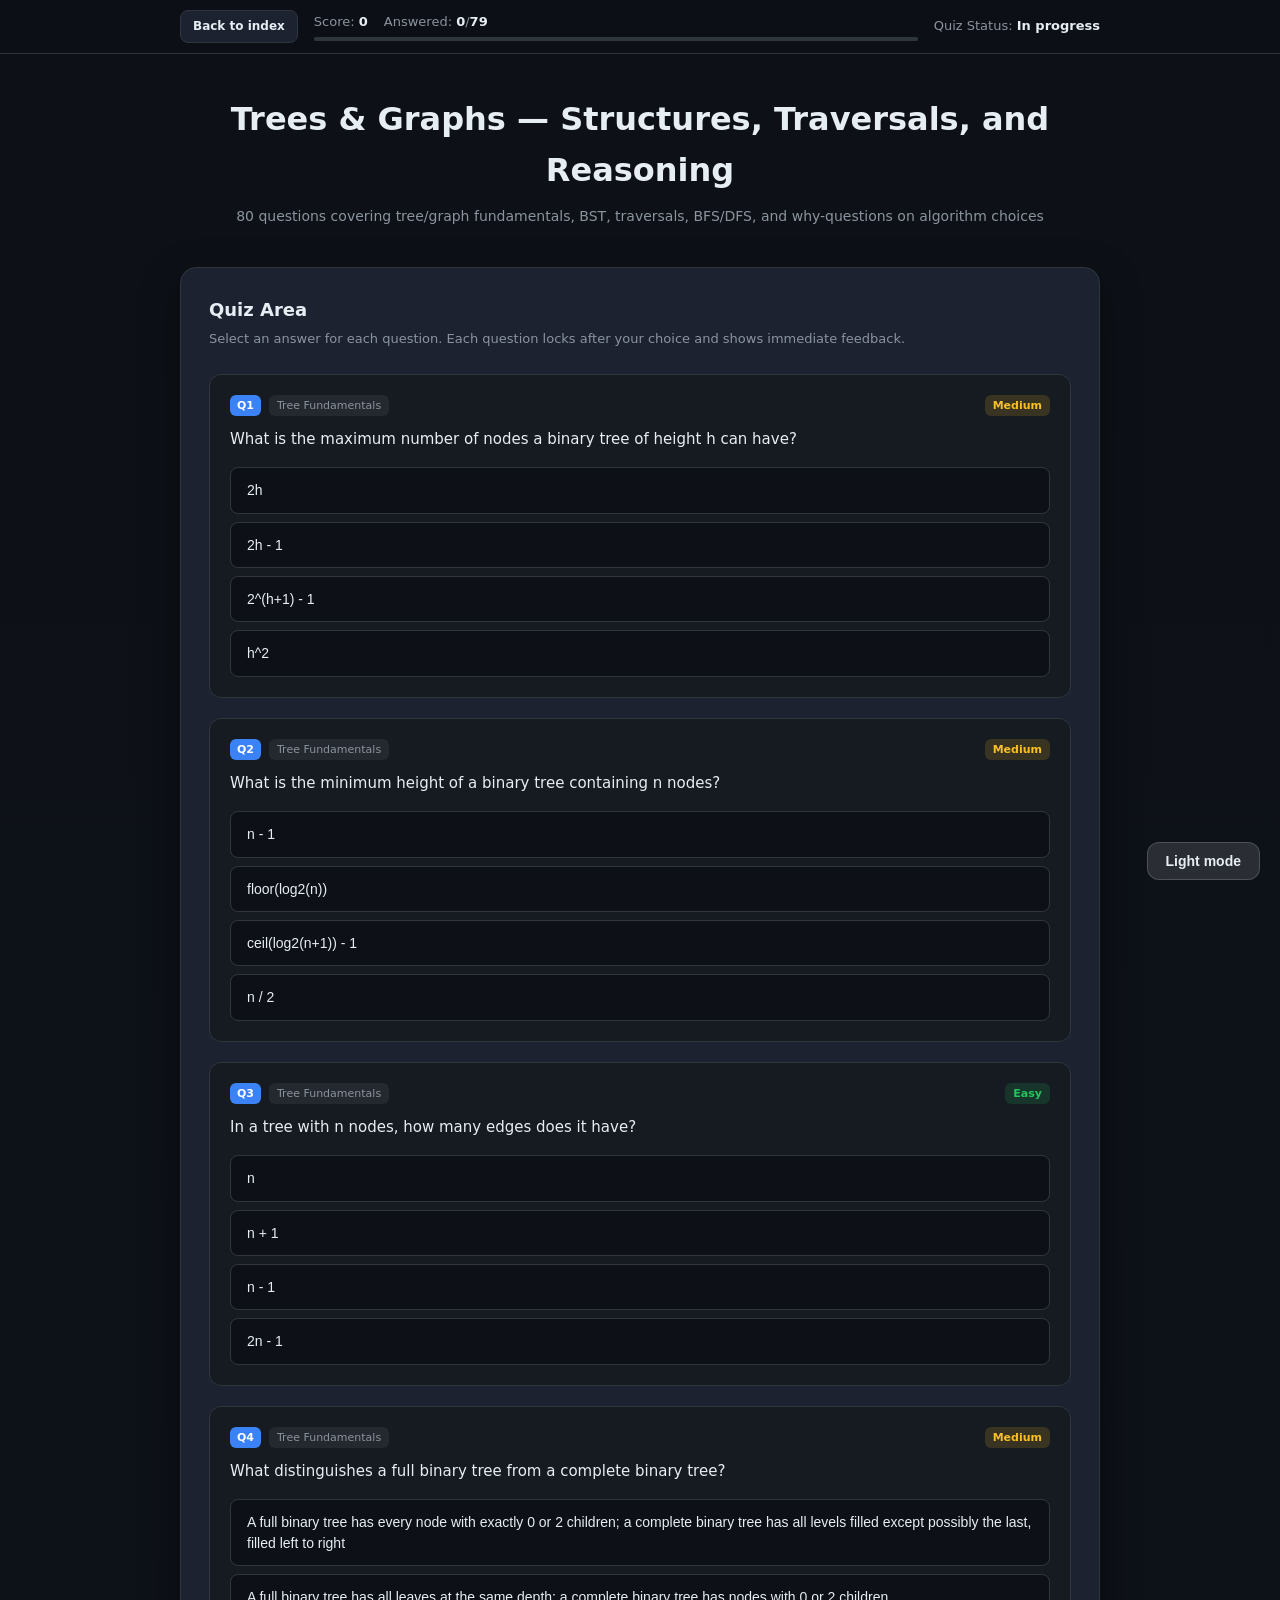
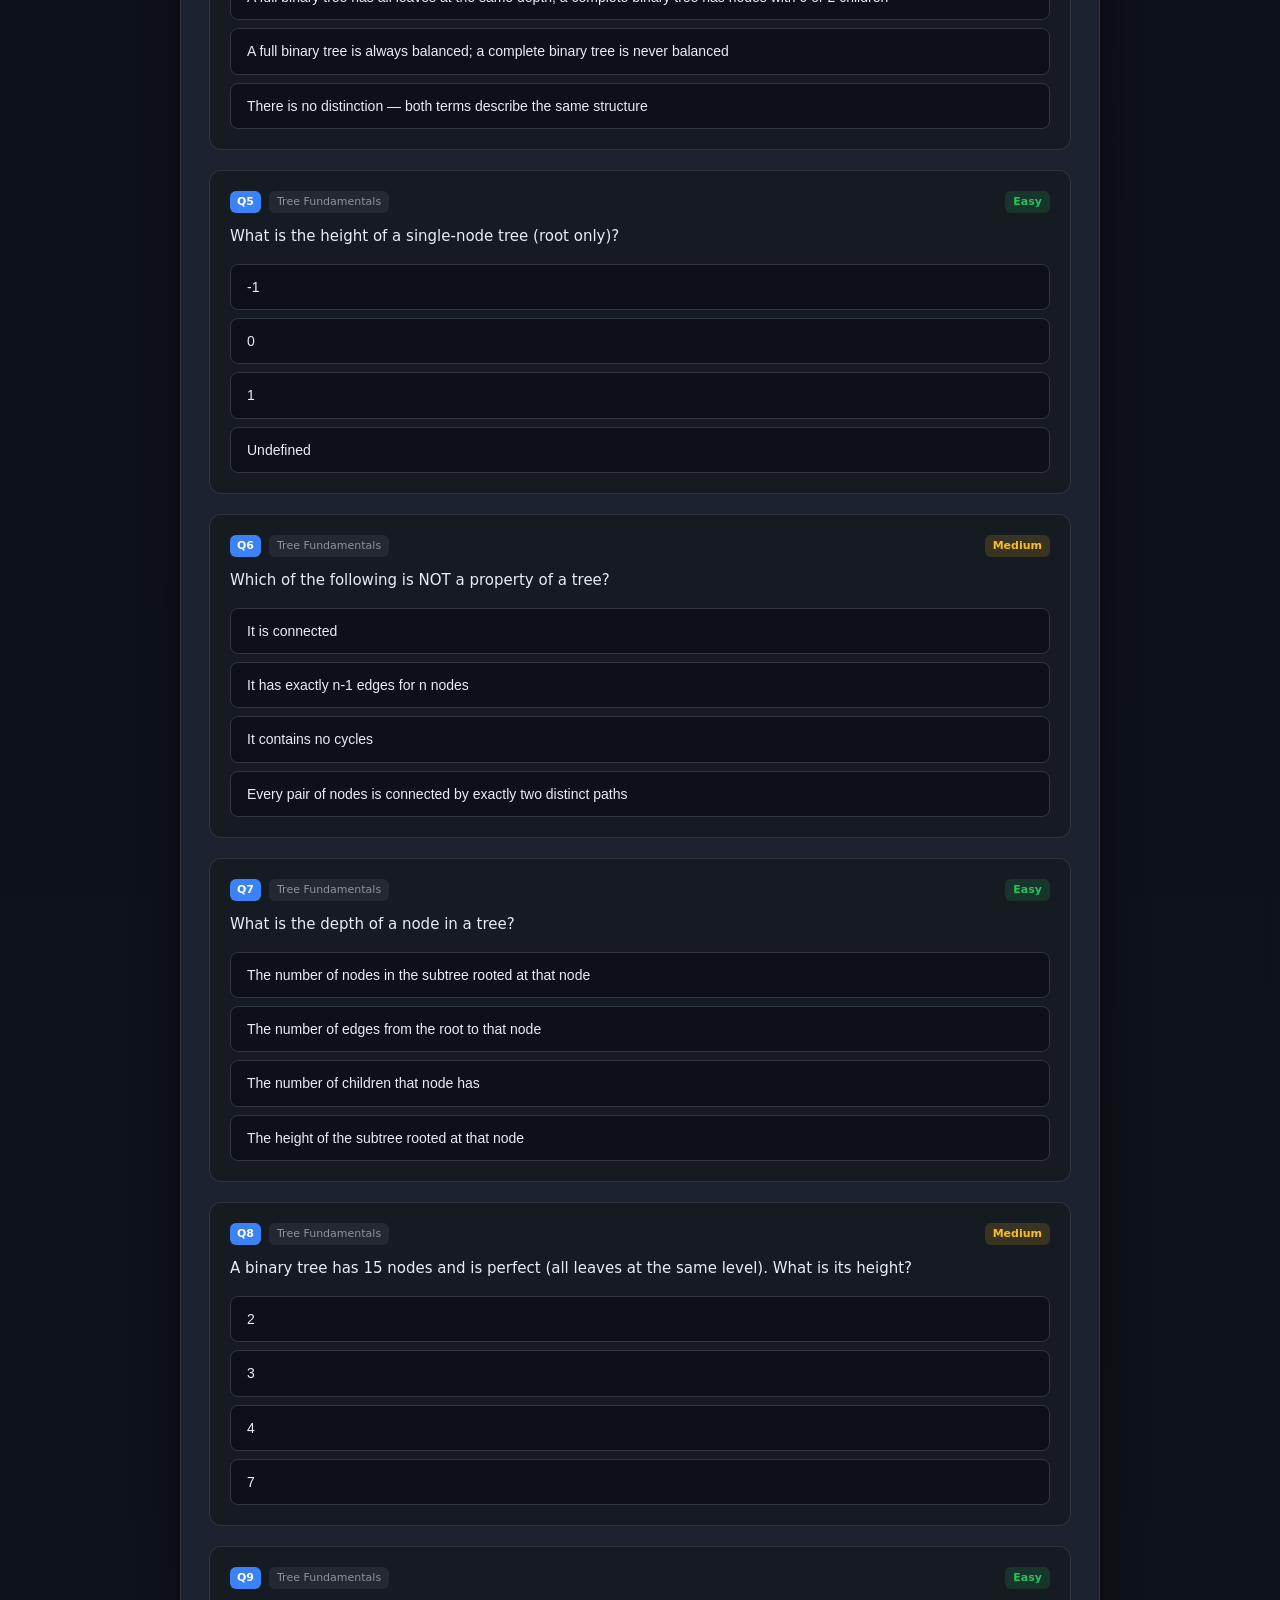
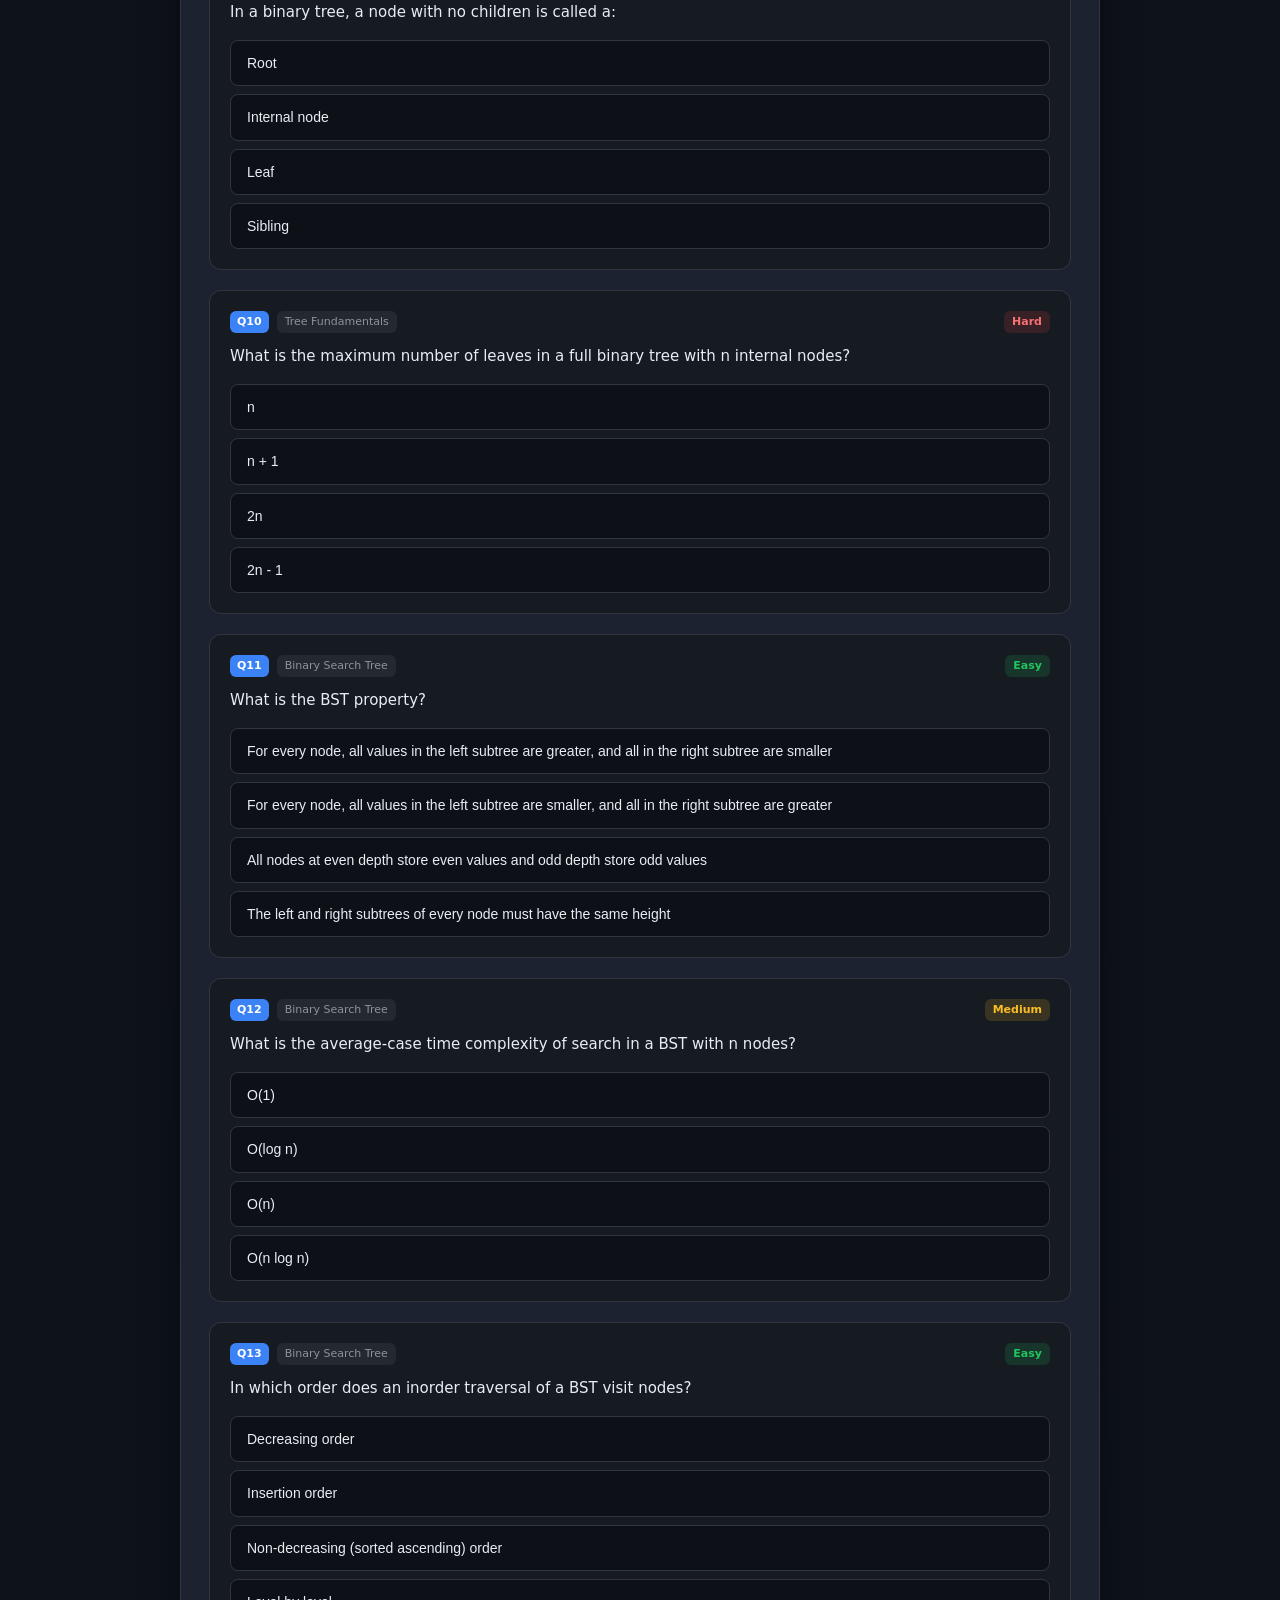
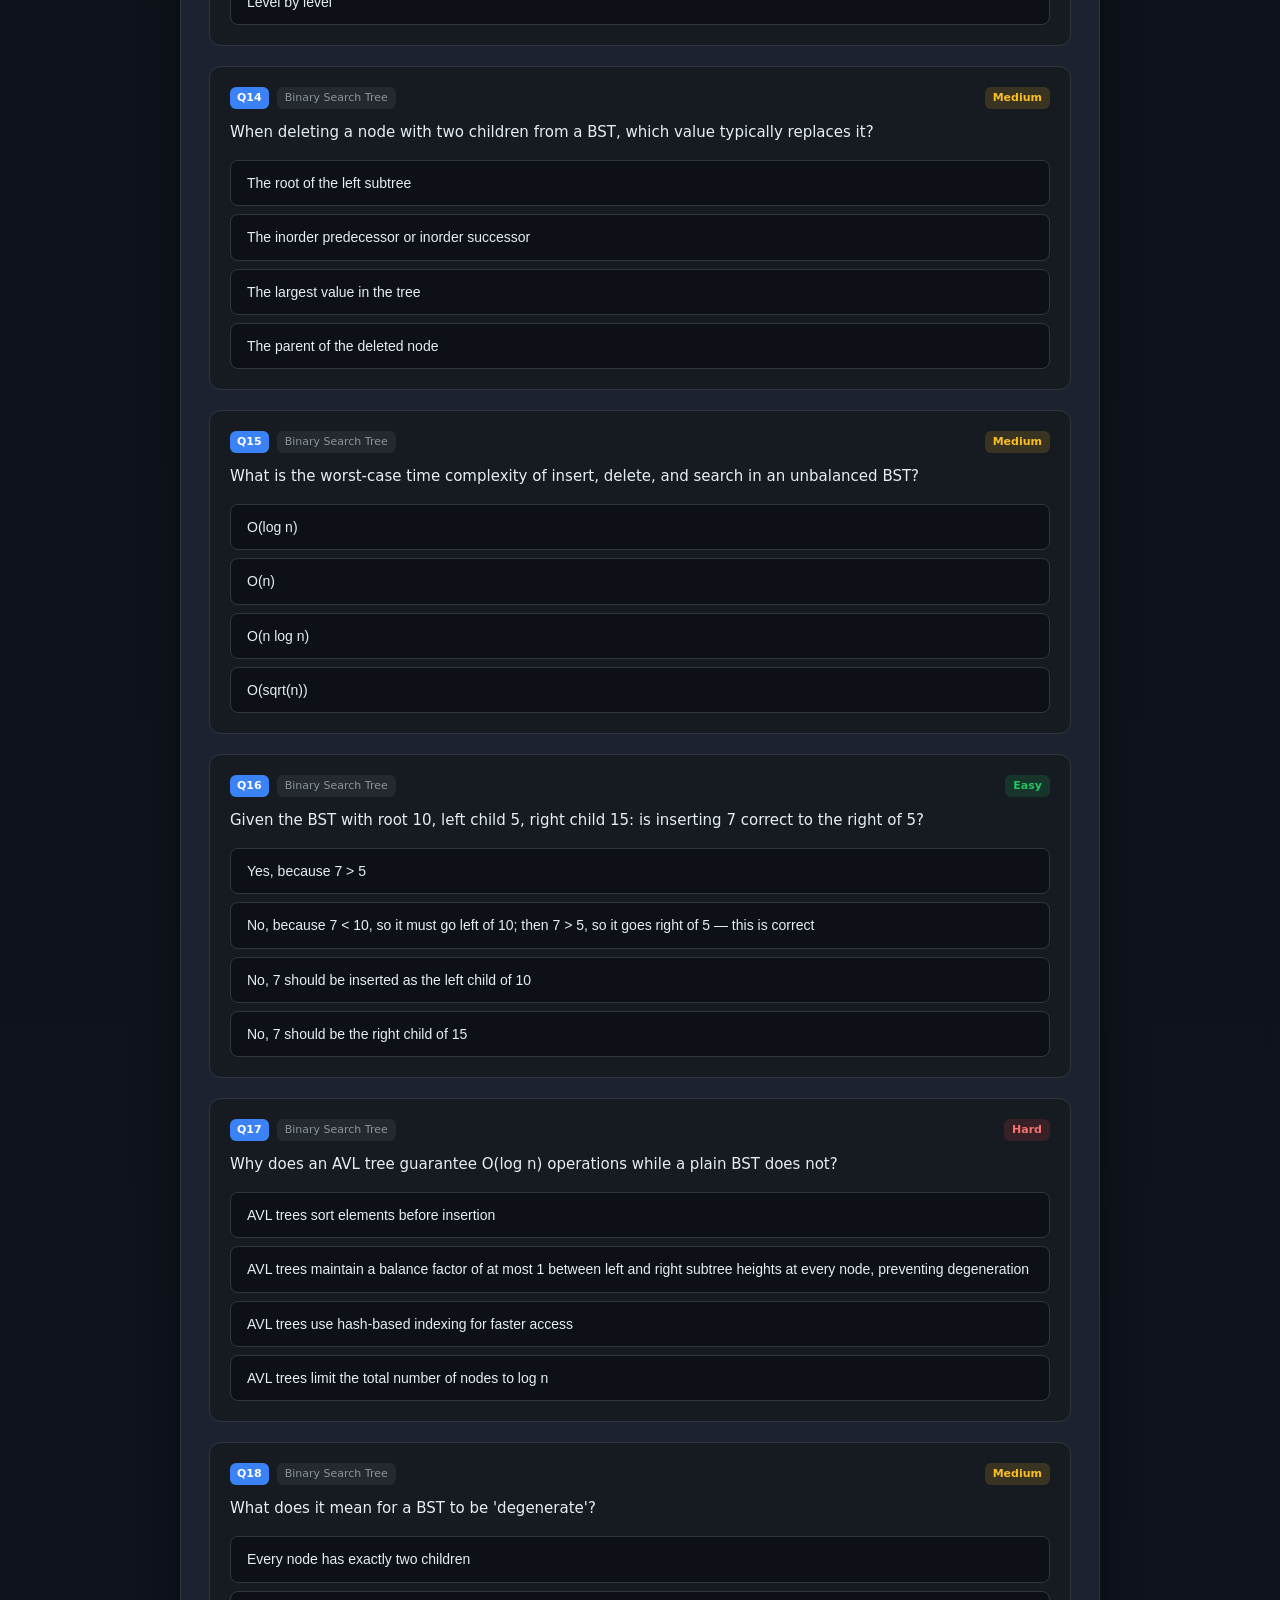
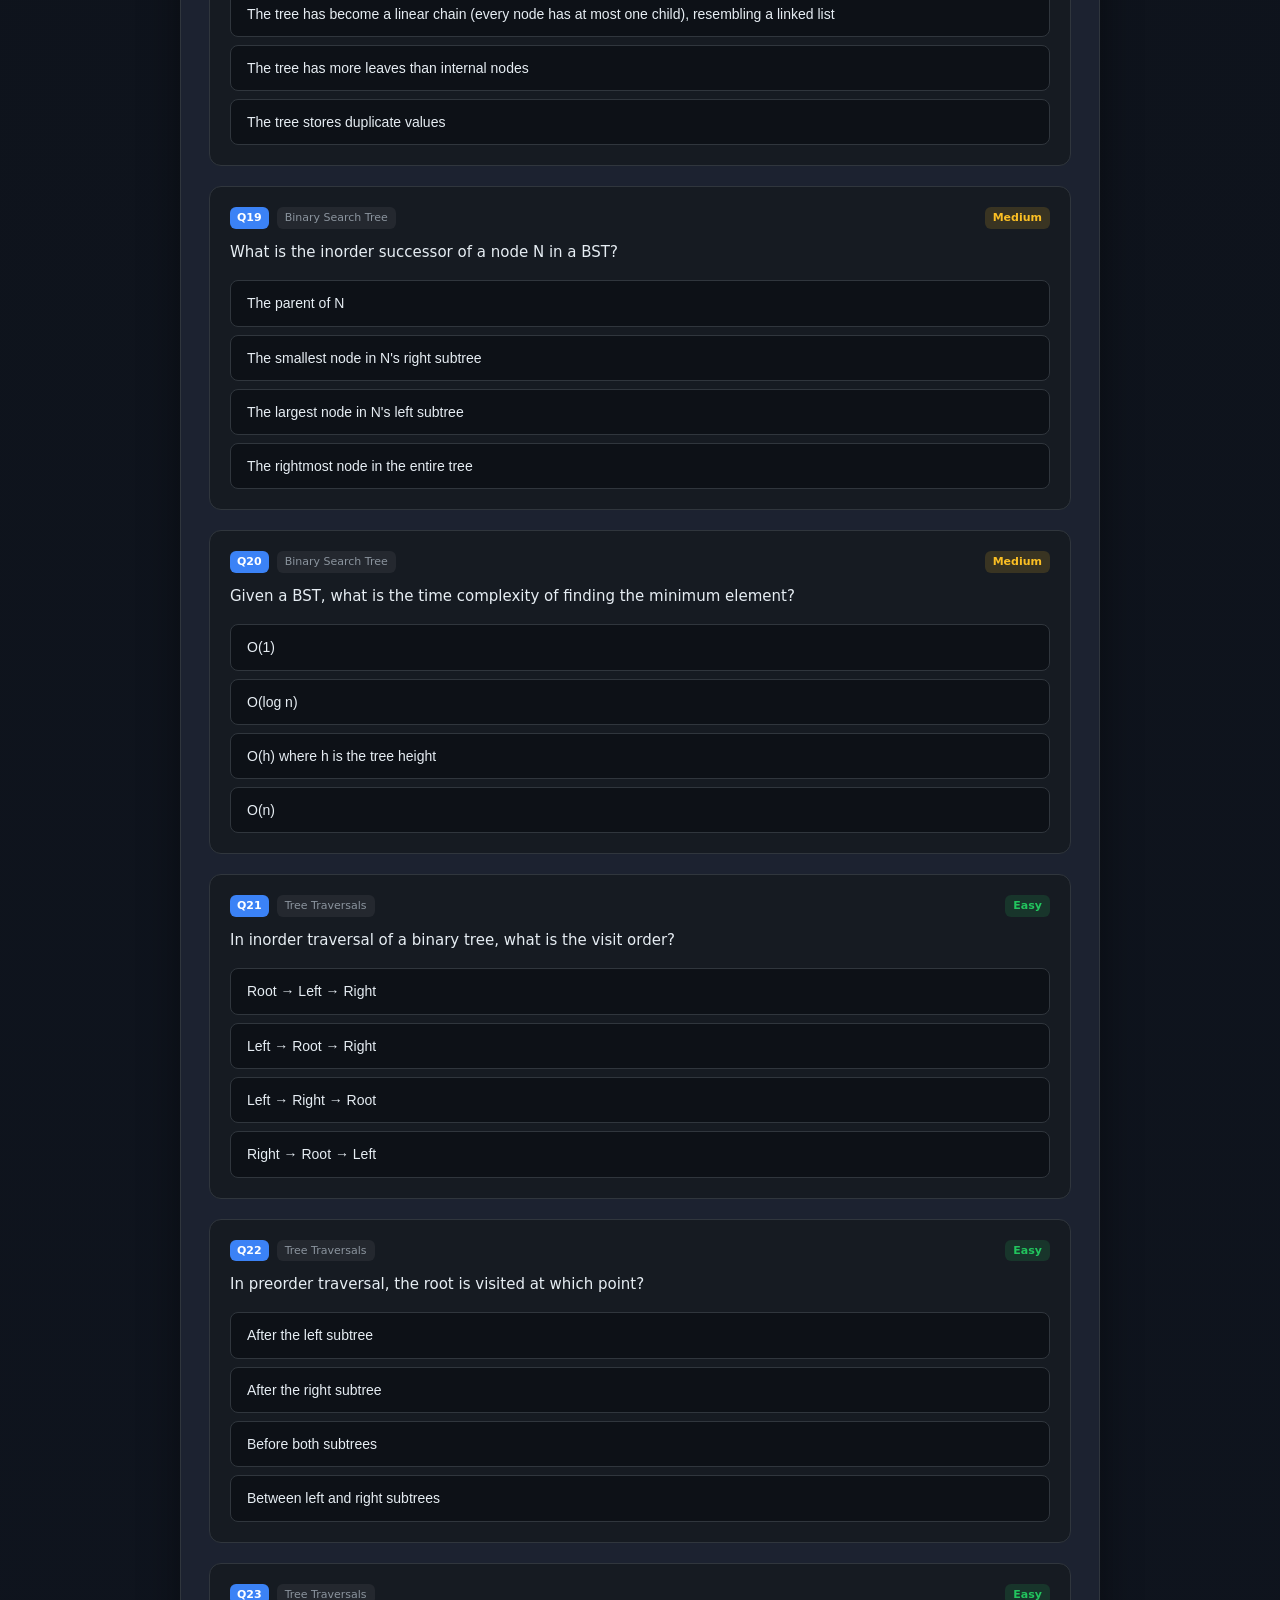
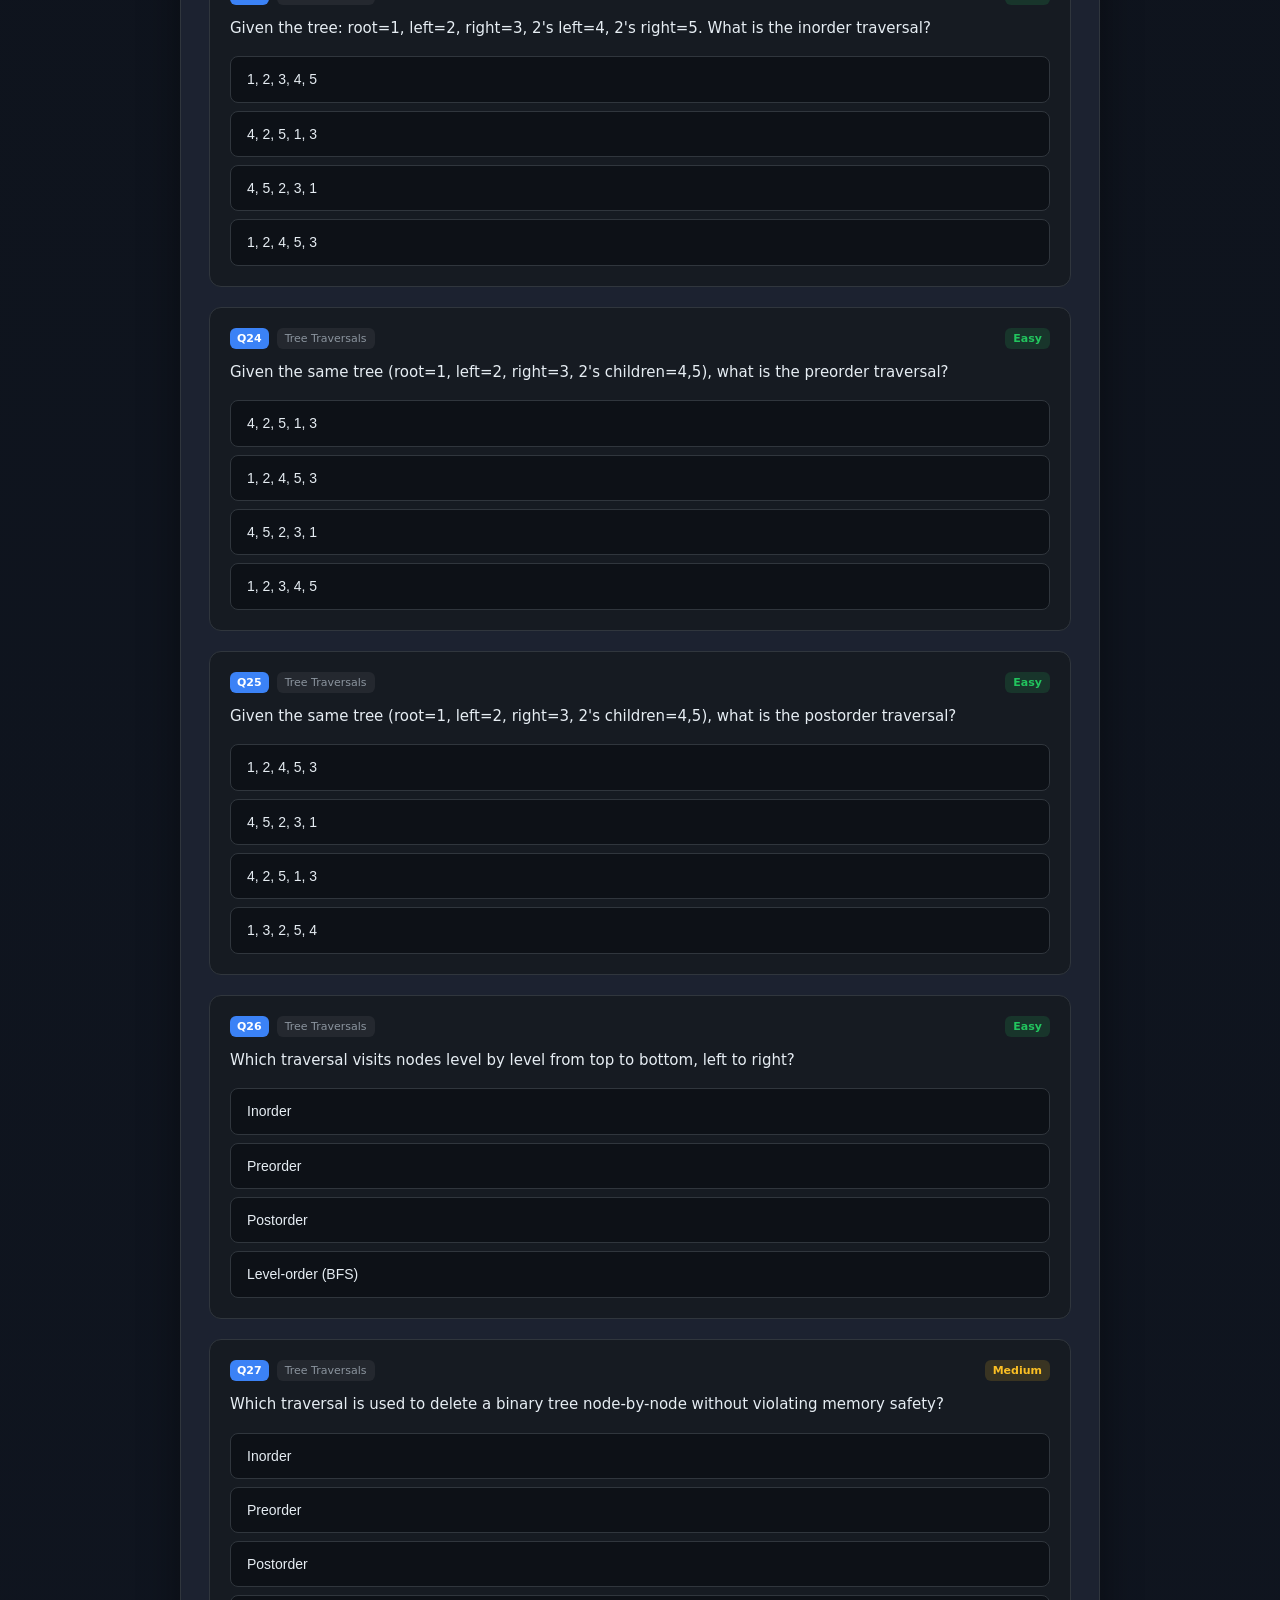
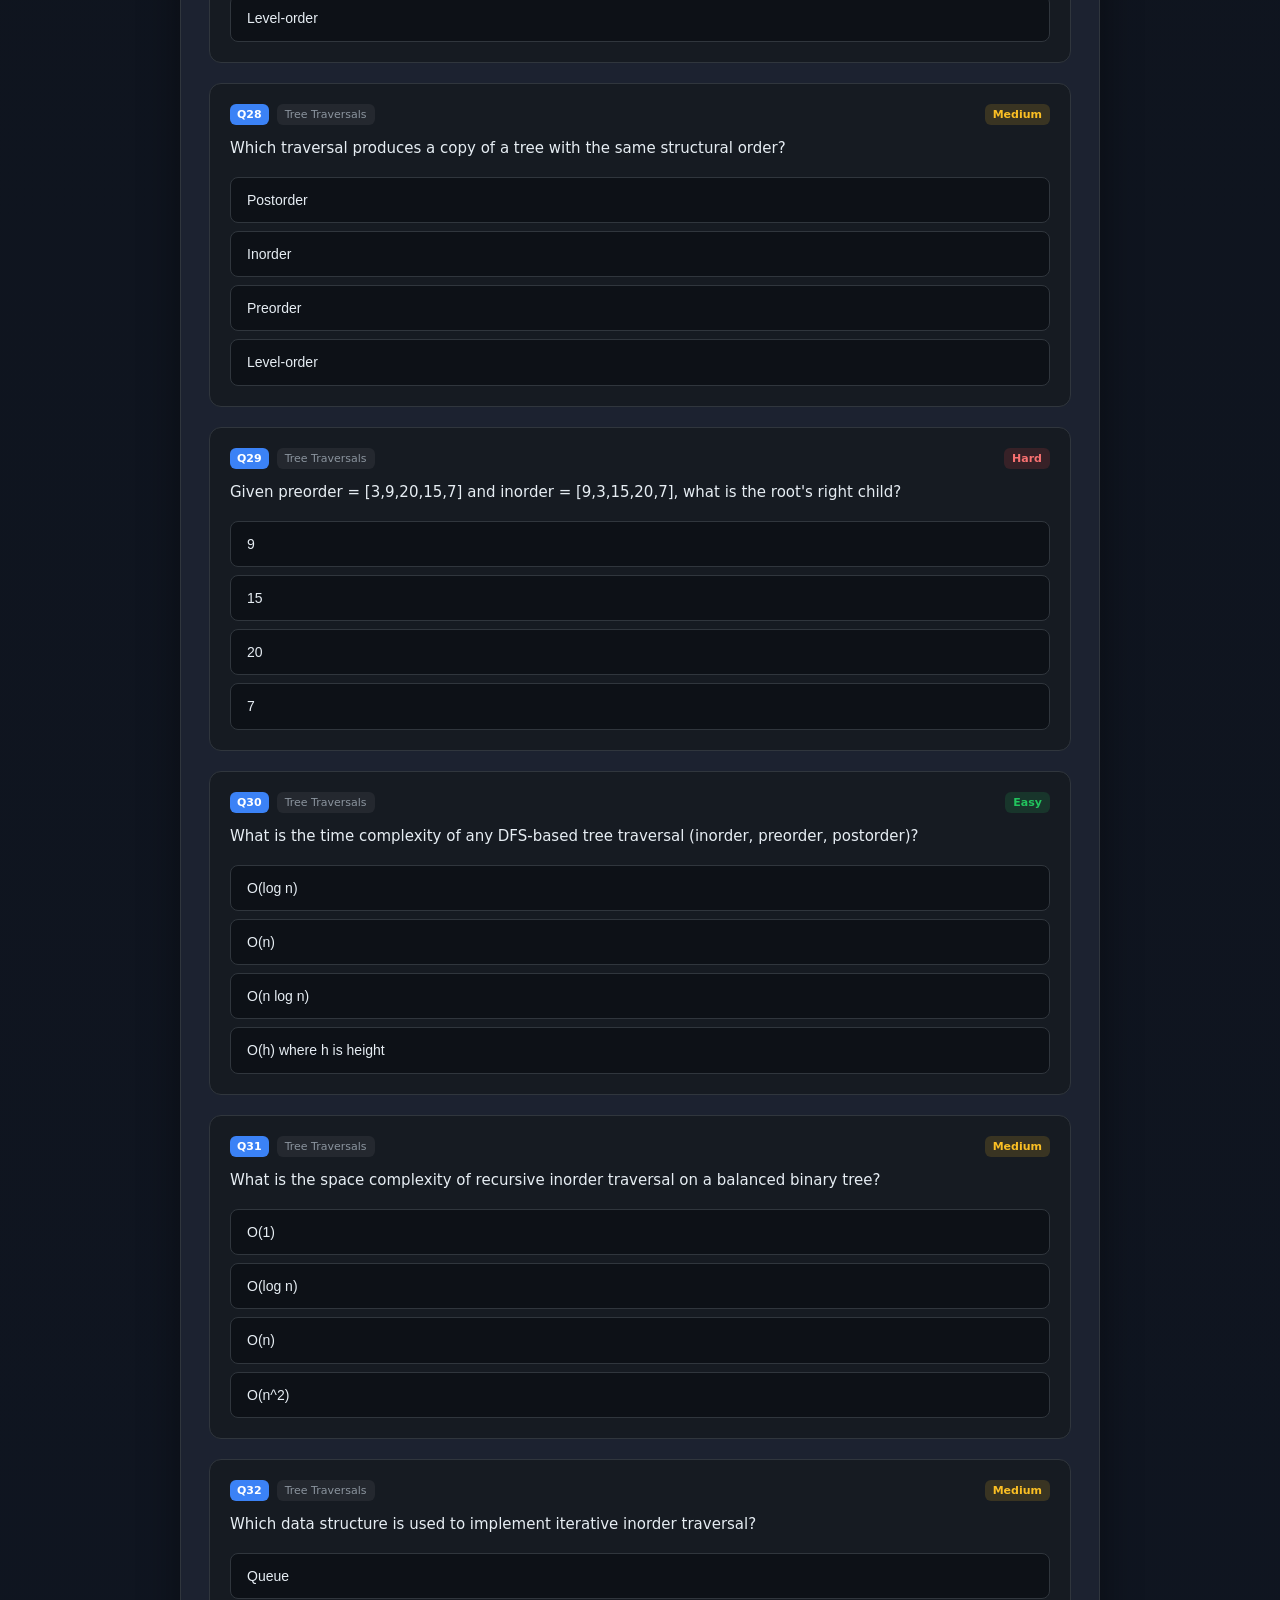
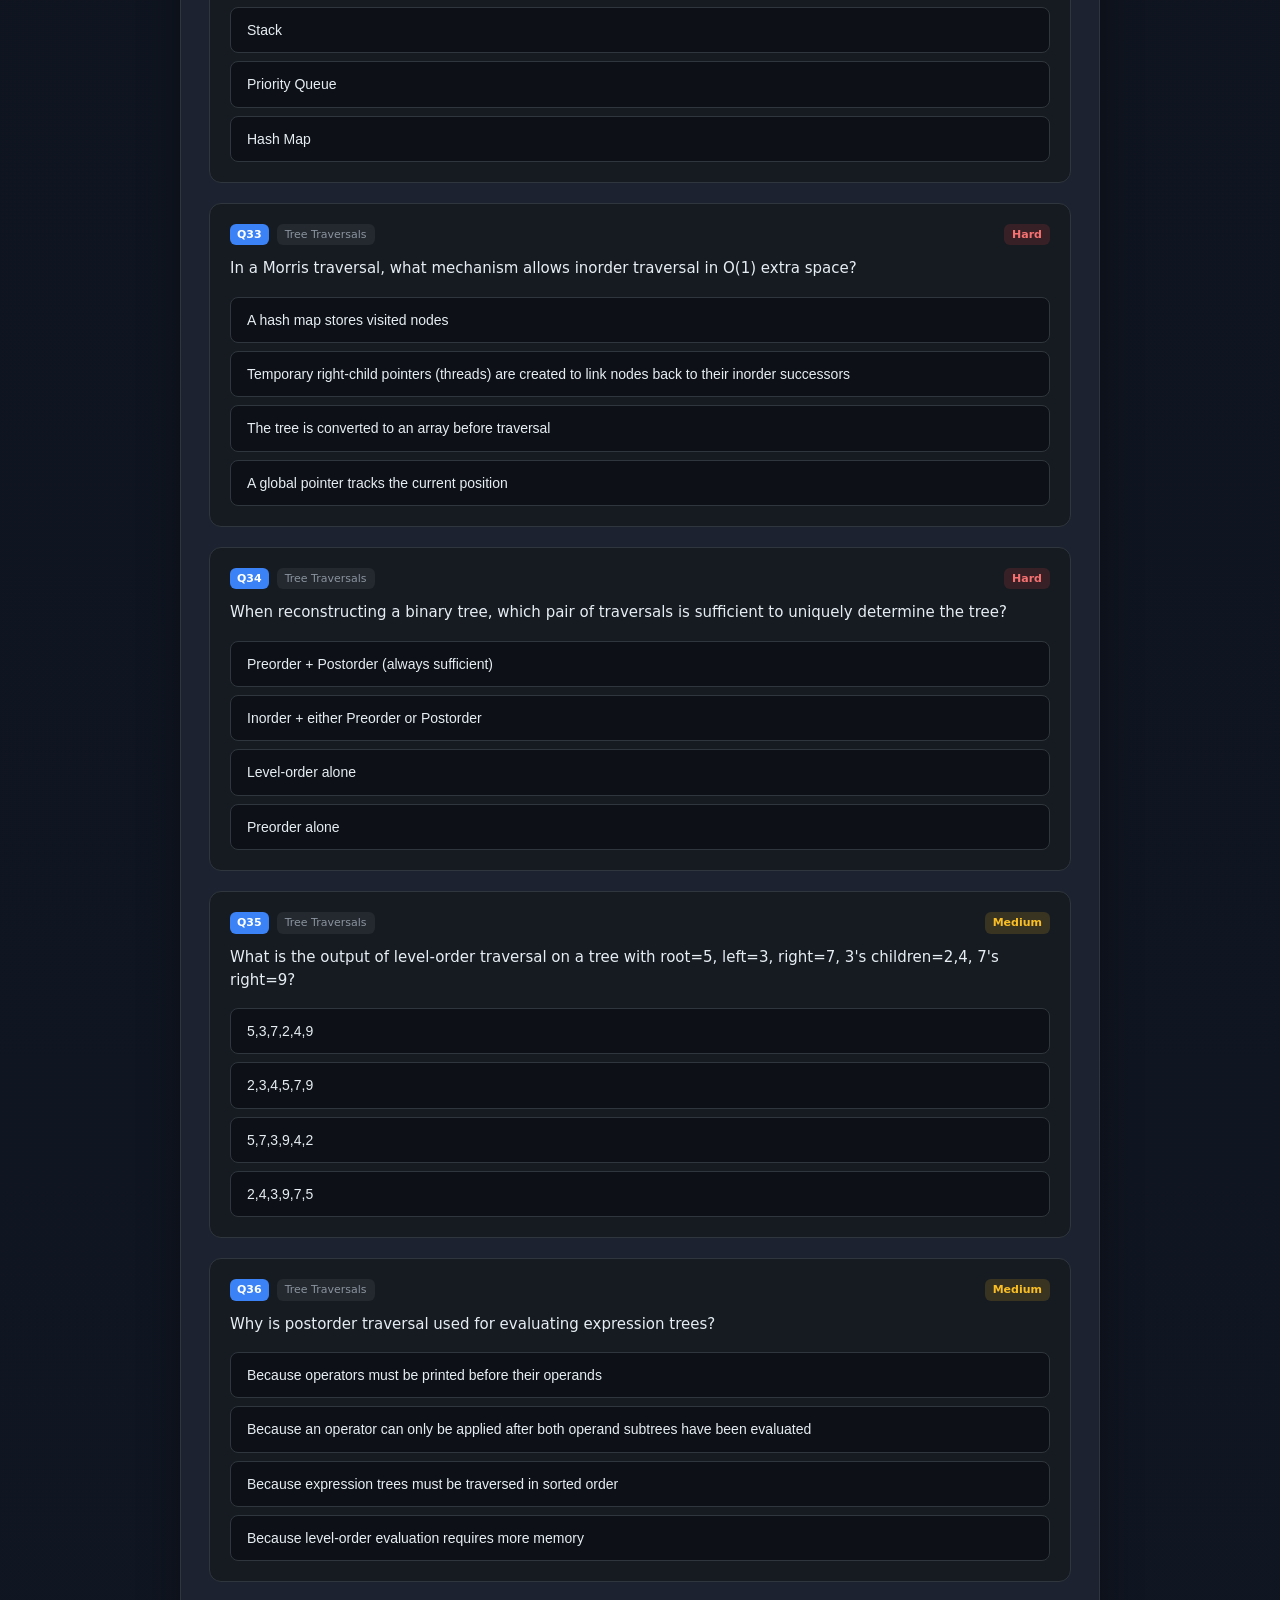
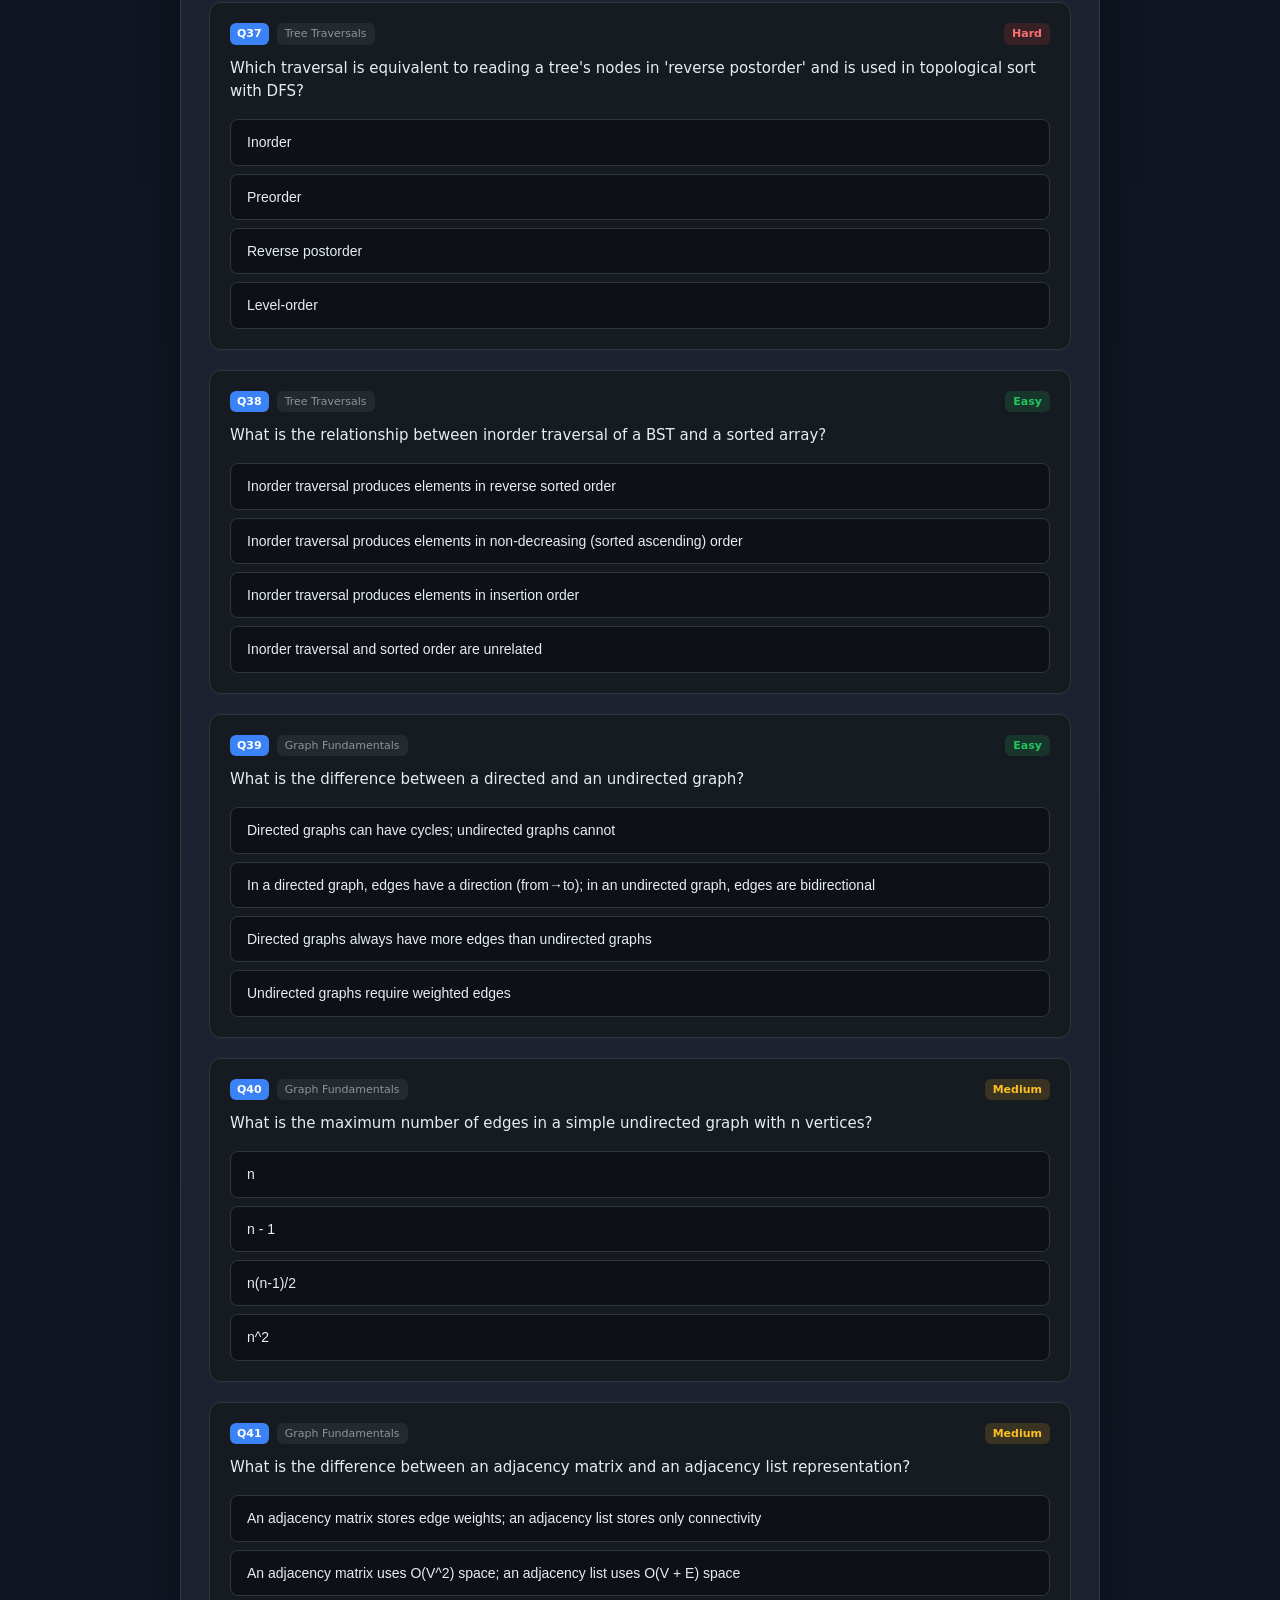
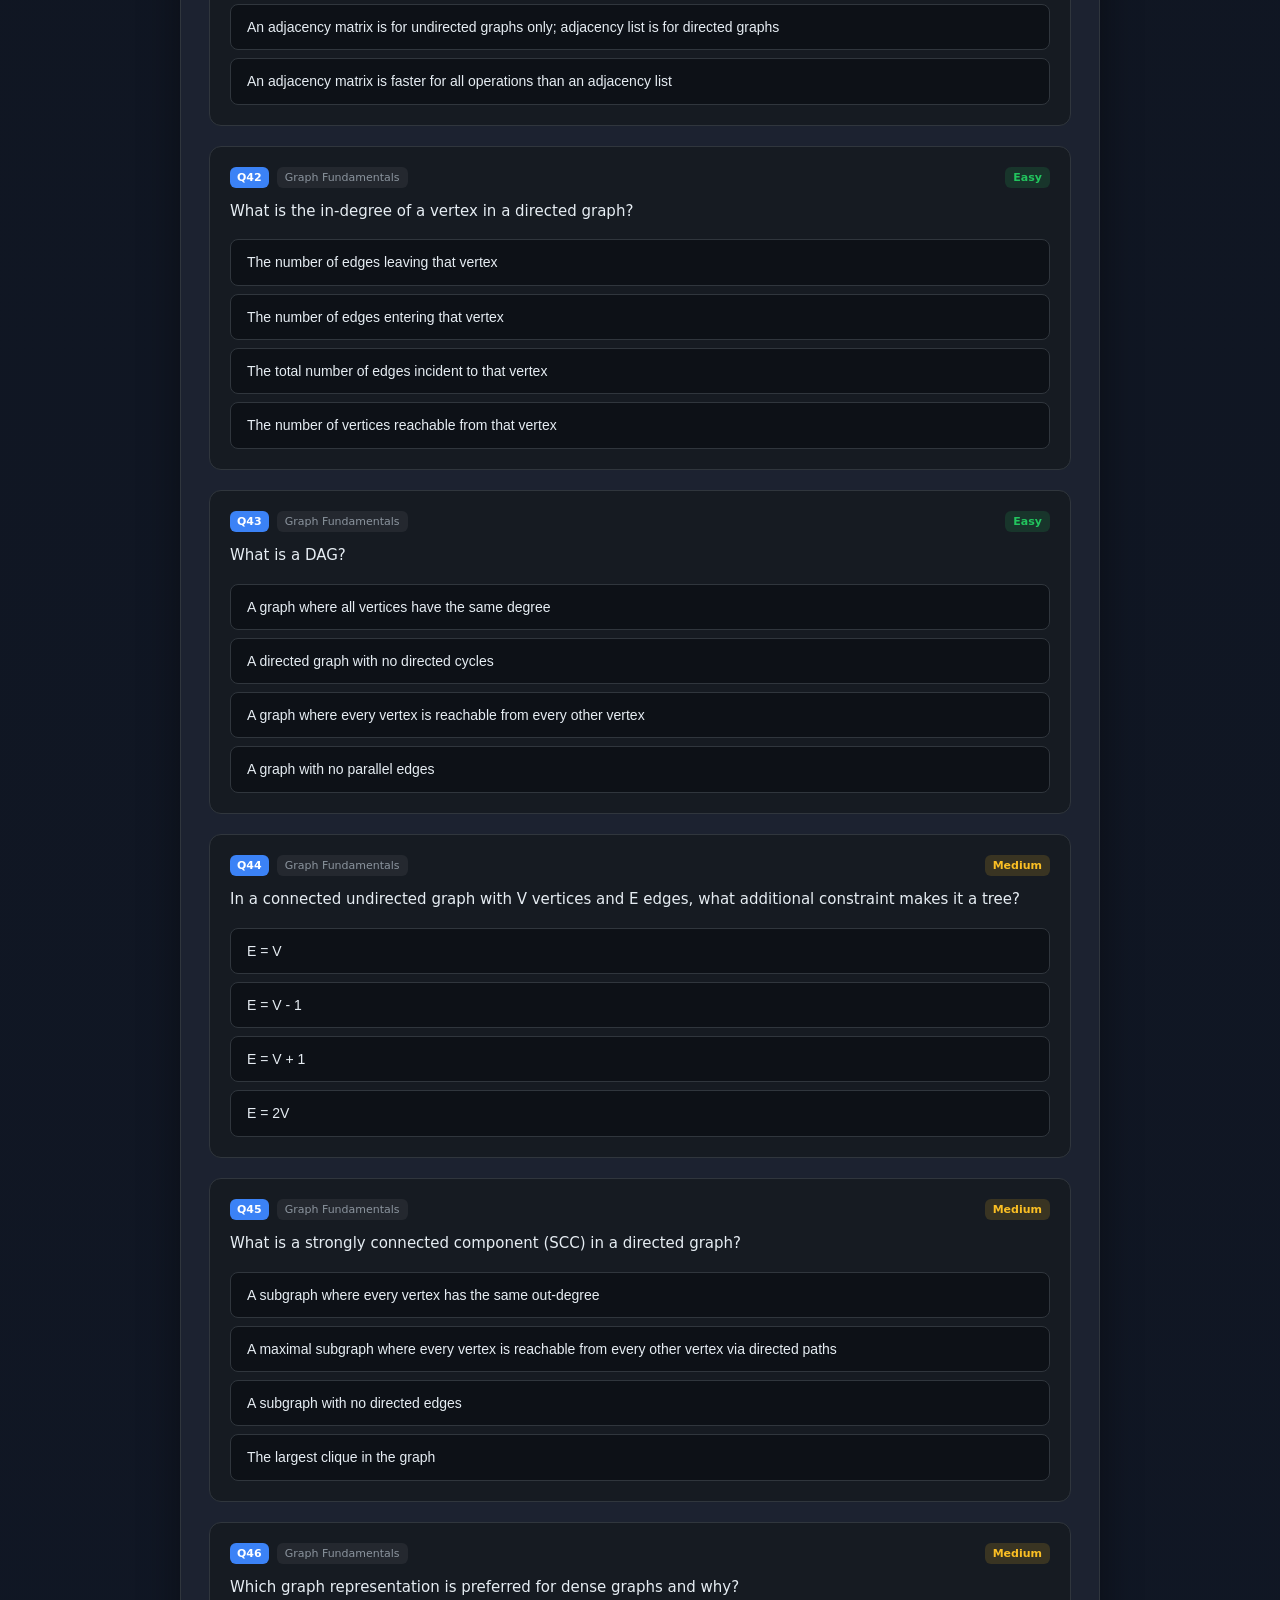
<file: tree_graph.html>
<!DOCTYPE html>
<html lang="en">
<head>
  <meta charset="UTF-8" />
  <meta name="viewport" content="width=device-width, initial-scale=1.0" />
  <title>Trees &amp; Graphs — Structures, Traversals, and Reasoning</title>
  <link rel="stylesheet" href="layoutquiz.css" />
  <style>
    #themeToggle {
      position: fixed; bottom: 20px; right: 20px; z-index: 2000;
      padding: 10px 18px; border: none; border-radius: 12px; cursor: pointer;
      font-weight: 700; font-size: 14px;
      background: rgba(255,255,255,0.12); color: var(--text);
      backdrop-filter: blur(8px);
      border: 1px solid rgba(207,224,255,0.2);
      transition: .2s ease;
    }
    #themeToggle:hover { background: rgba(255,255,255,0.2); }
    body.light-mode {
      --bg: #f0f4ff; --bg2: #e8eeff; --card: #ffffff; --text: #14213a;
      --muted: #4a5a80; --primary: #2563eb; --primary2: #1d4ed8;
      --border: #c5d5f5; --shadow: 0 14px 40px rgba(0,0,0,.10);
    }
    body.light-mode {
      background: linear-gradient(180deg, #eef2ff, #e0e8ff 70%, #d5e0ff);
    }
    body.light-mode .panel,
    body.light-mode .result-card { color: #14213a; }
    body.light-mode .topbar {
      background: rgba(240,244,255,0.88);
      border-bottom-color: rgba(59,130,246,0.18);
    }
  </style>
</head>
<body>

  <header class="topbar">
    <div class="topbar-inner">
      <a class="btn btn-back" href="index.html">Back to index</a>
      <div class="top-info">
        <div class="stats-row">
          <div class="stat">Score: <span id="scoreText">0</span></div>
          <div class="stat">
            Answered: <span id="answeredText">0</span>/<span id="totalText">---</span>
          </div>
        </div>
        <div class="progress-wrap" aria-label="Progress bar">
          <div class="progress-bar" id="progressBar"></div>
        </div>
      </div>
      <div class="stat" style="justify-self:end;">
        Quiz Status: <span id="statusText">In progress</span>
      </div>
    </div>
  </header>

  <main class="container">
    <section class="hero">
      <h1 id="heroTitle">Quiz</h1>
      <p class="subtitle" id="heroSubtitle"></p>
    </section>

    <section class="panel">
      <div class="panel-head">
        <h2>Quiz Area</h2>
        <p>Select an answer for each question. Each question locks after your choice and shows immediate feedback.</p>
      </div>
      <div class="quiz-area" id="quizArea"></div>
      <div class="actions">
        <button class="btn btn-submit" id="submitBtn">Submit &amp; See Results</button>
      </div>
    </section>

    <section class="results" id="resultsSection"></section>
    <div class="footer-space"></div>
  </main>

  <button id="themeToggle" onclick="toggleTheme()">Light mode</button>

  <script>
    window.QUIZ_DATA_FILE = "tree_graph.json";
    function toggleTheme() {
      const body = document.body;
      const btn = document.getElementById('themeToggle');
      body.classList.toggle('light-mode');
      btn.textContent = body.classList.contains('light-mode') ? 'Dark mode' : 'Light mode';
    }
  </script>
  <script src="quiz.js"></script>
</body>
</html>
</file>
<file: layoutquiz.css>
/* layoutquiz.css — shared quiz layout */
*, *::before, *::after { box-sizing: border-box; margin: 0; padding: 0; }

:root {
  --bg: #0d1117;
  --bg2: #161b22;
  --card: #1c2230;
  --text: #e6edf3;
  --muted: #8b949e;
  --primary: #3b82f6;
  --primary2: #2563eb;
  --border: #30363d;
  --shadow: 0 14px 40px rgba(0,0,0,.4);
  --correct: #22c55e;
  --wrong: #ef4444;
  --correct-bg: rgba(34,197,94,.12);
  --wrong-bg: rgba(239,68,68,.12);
}

body {
  font-family: -apple-system, BlinkMacSystemFont, 'Segoe UI', system-ui, sans-serif;
  background: linear-gradient(180deg, #0d1117, #111827 70%, #0f172a);
  color: var(--text);
  min-height: 100vh;
  line-height: 1.6;
}

/* Topbar */
.topbar {
  position: sticky; top: 0; z-index: 100;
  background: rgba(13,17,23,0.88);
  backdrop-filter: blur(12px);
  border-bottom: 1px solid var(--border);
  padding: 10px 0;
}
.topbar-inner {
  max-width: 960px; margin: 0 auto; padding: 0 20px;
  display: grid; grid-template-columns: auto 1fr auto;
  align-items: center; gap: 16px;
}
.top-info { display: flex; flex-direction: column; gap: 4px; }
.stats-row { display: flex; gap: 16px; flex-wrap: wrap; }
.stat { font-size: 13px; color: var(--muted); }
.stat span { color: var(--text); font-weight: 600; }

.progress-wrap {
  height: 4px; background: var(--border); border-radius: 2px; overflow: hidden;
}
.progress-bar {
  height: 100%; background: var(--primary);
  border-radius: 2px; width: 0%; transition: width .3s ease;
}

/* Buttons */
.btn {
  display: inline-flex; align-items: center; justify-content: center;
  padding: 8px 16px; border-radius: 8px; font-size: 13px;
  font-weight: 600; cursor: pointer; transition: .15s ease;
  text-decoration: none; border: 1px solid var(--border);
  background: var(--card); color: var(--text);
}
.btn:hover { background: var(--bg2); }
.btn-back { font-size: 12px; padding: 6px 12px; }
.btn-submit {
  background: var(--primary); border-color: var(--primary2); color: #fff;
  padding: 12px 28px; font-size: 15px; border-radius: 10px;
}
.btn-submit:hover { background: var(--primary2); }

/* Layout */
.container { max-width: 960px; margin: 0 auto; padding: 40px 20px; }

.hero { text-align: center; margin-bottom: 40px; }
.hero h1 { font-size: clamp(22px, 4vw, 32px); font-weight: 800; margin-bottom: 8px; }
.hero .subtitle { color: var(--muted); font-size: 14px; }

.panel {
  background: var(--card); border: 1px solid var(--border);
  border-radius: 16px; padding: 28px; margin-bottom: 32px;
  box-shadow: var(--shadow);
}
.panel-head { margin-bottom: 24px; }
.panel-head h2 { font-size: 18px; font-weight: 700; margin-bottom: 4px; }
.panel-head p { color: var(--muted); font-size: 13px; }

/* Question card */
.question-card {
  border: 1px solid var(--border); border-radius: 12px;
  padding: 20px; margin-bottom: 20px; background: var(--bg2);
  transition: border-color .2s;
}
.question-card.locked { border-color: var(--border); }

.question-meta {
  display: flex; gap: 8px; align-items: center; flex-wrap: wrap;
  margin-bottom: 12px;
}
.q-number {
  font-size: 11px; font-weight: 700; background: var(--primary);
  color: #fff; border-radius: 6px; padding: 2px 7px;
}
.q-category {
  font-size: 11px; color: var(--muted);
  background: rgba(255,255,255,.06); border-radius: 6px; padding: 2px 8px;
}
.q-level {
  font-size: 11px; font-weight: 600; border-radius: 6px; padding: 2px 8px;
  margin-left: auto;
}
.level-easy { background: rgba(34,197,94,.15); color: #22c55e; }
.level-medium { background: rgba(251,191,36,.15); color: #fbbf24; }
.level-hard { background: rgba(239,68,68,.15); color: #f87171; }

.question-text {
  font-size: 15px; font-weight: 500; margin-bottom: 16px; line-height: 1.55;
}

.options { display: flex; flex-direction: column; gap: 8px; }

.option-btn {
  text-align: left; padding: 12px 16px; border-radius: 8px;
  border: 1px solid var(--border); background: var(--bg);
  color: var(--text); font-size: 14px; cursor: pointer;
  transition: background .15s, border-color .15s;
  line-height: 1.45;
}
.option-btn:not(:disabled):hover {
  background: rgba(59,130,246,.12); border-color: var(--primary);
}
.option-btn.correct {
  background: var(--correct-bg); border-color: var(--correct);
  color: var(--correct); font-weight: 600;
}
.option-btn.wrong {
  background: var(--wrong-bg); border-color: var(--wrong);
  color: var(--wrong);
}

.explanation {
  margin-top: 12px; padding: 12px 14px;
  background: rgba(255,255,255,.04); border-left: 3px solid var(--primary);
  border-radius: 0 8px 8px 0; font-size: 13px; color: var(--muted);
  line-height: 1.55;
}
.hidden { display: none !important; }

.actions { display: flex; justify-content: center; margin-top: 24px; }

/* Results */
.results { padding: 0 0 40px; }
.results h2, .results h3 {
  font-size: 20px; font-weight: 700; margin-bottom: 16px;
}
.results h3 { font-size: 16px; margin-top: 24px; }

.result-card {
  background: var(--card); border: 1px solid var(--border);
  border-radius: 12px; padding: 20px; margin-bottom: 12px;
  font-size: 14px; line-height: 1.55;
}
.score-card {
  display: flex; align-items: center; gap: 20px; flex-wrap: wrap;
}
.big-score { font-size: 36px; font-weight: 800; }
.big-pct { font-size: 28px; font-weight: 700; color: var(--primary); }
.wrong-summary { border-left: 3px solid var(--wrong); }
.wrong-summary em { color: var(--correct); }

.footer-space { height: 80px; }

@media (max-width: 600px) {
  .topbar-inner { grid-template-columns: 1fr; gap: 8px; }
  .panel { padding: 16px; }
  .question-card { padding: 14px; }
}
</file>
